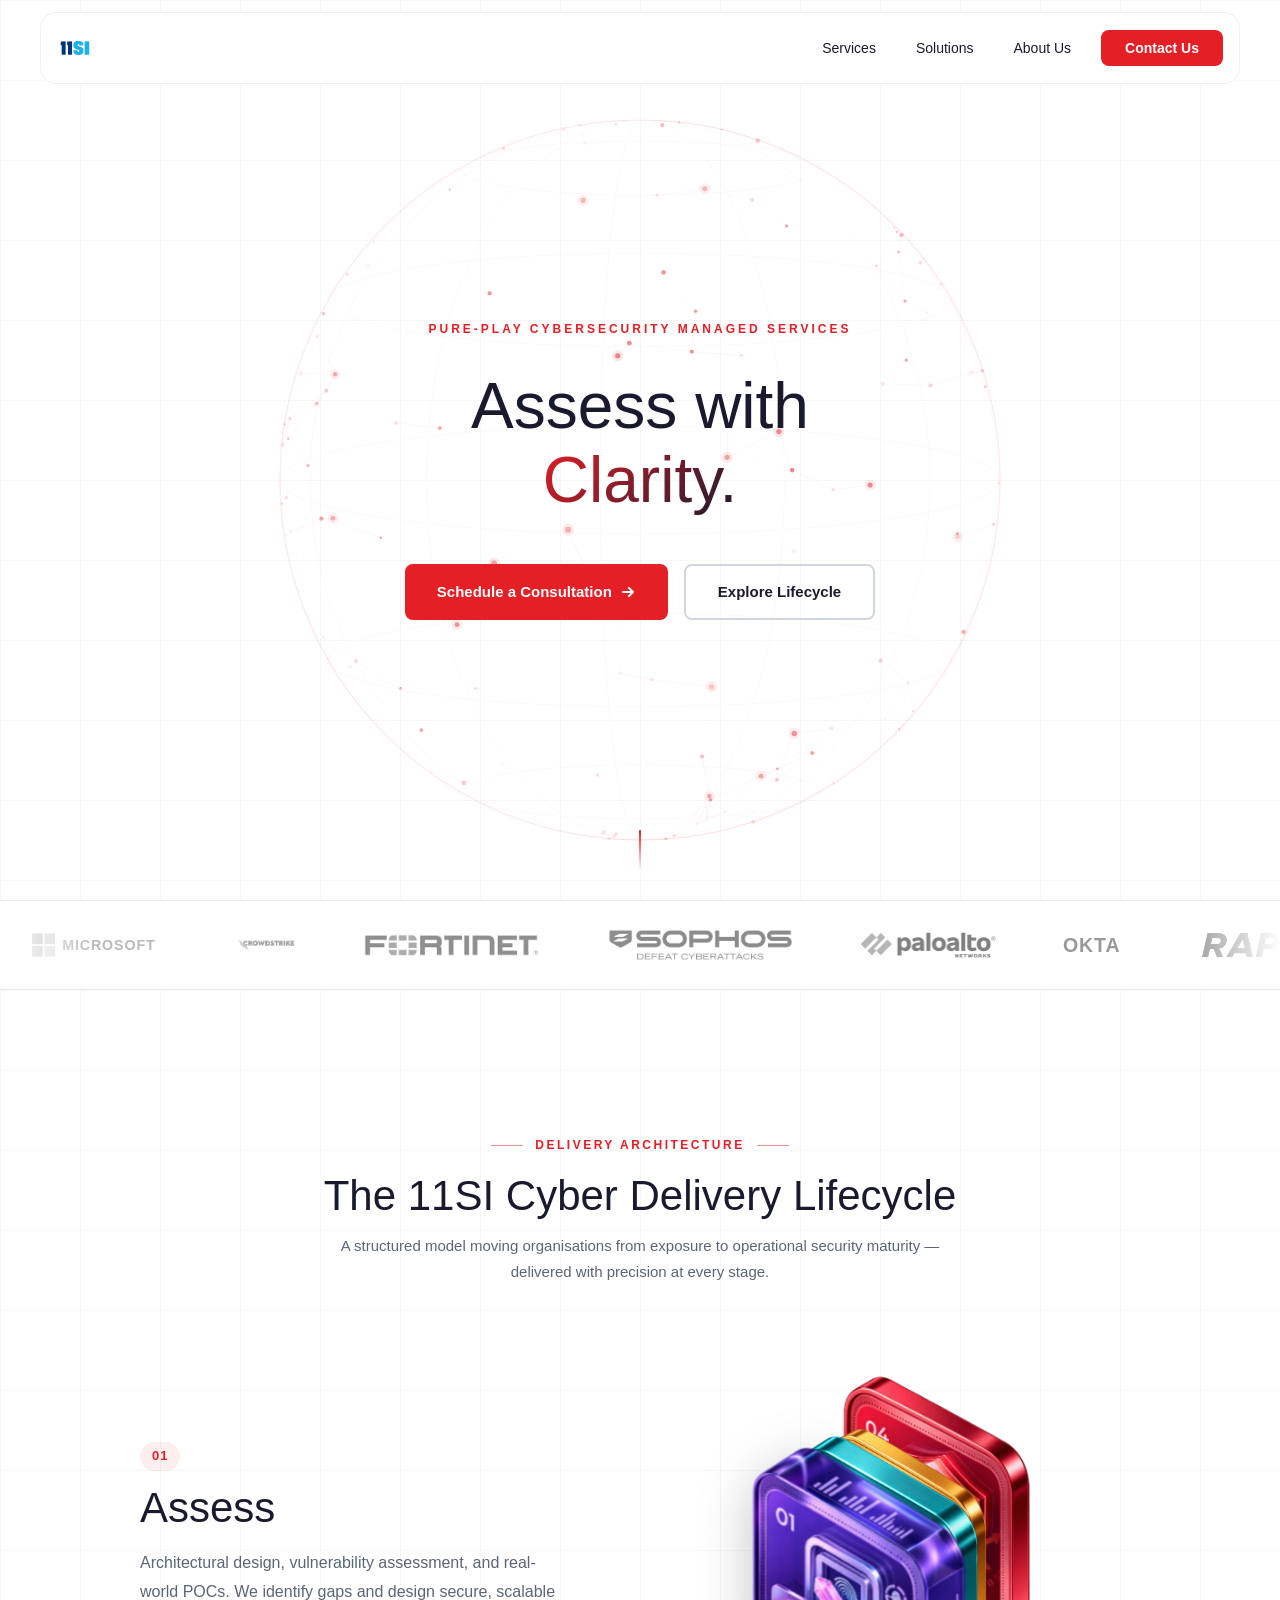
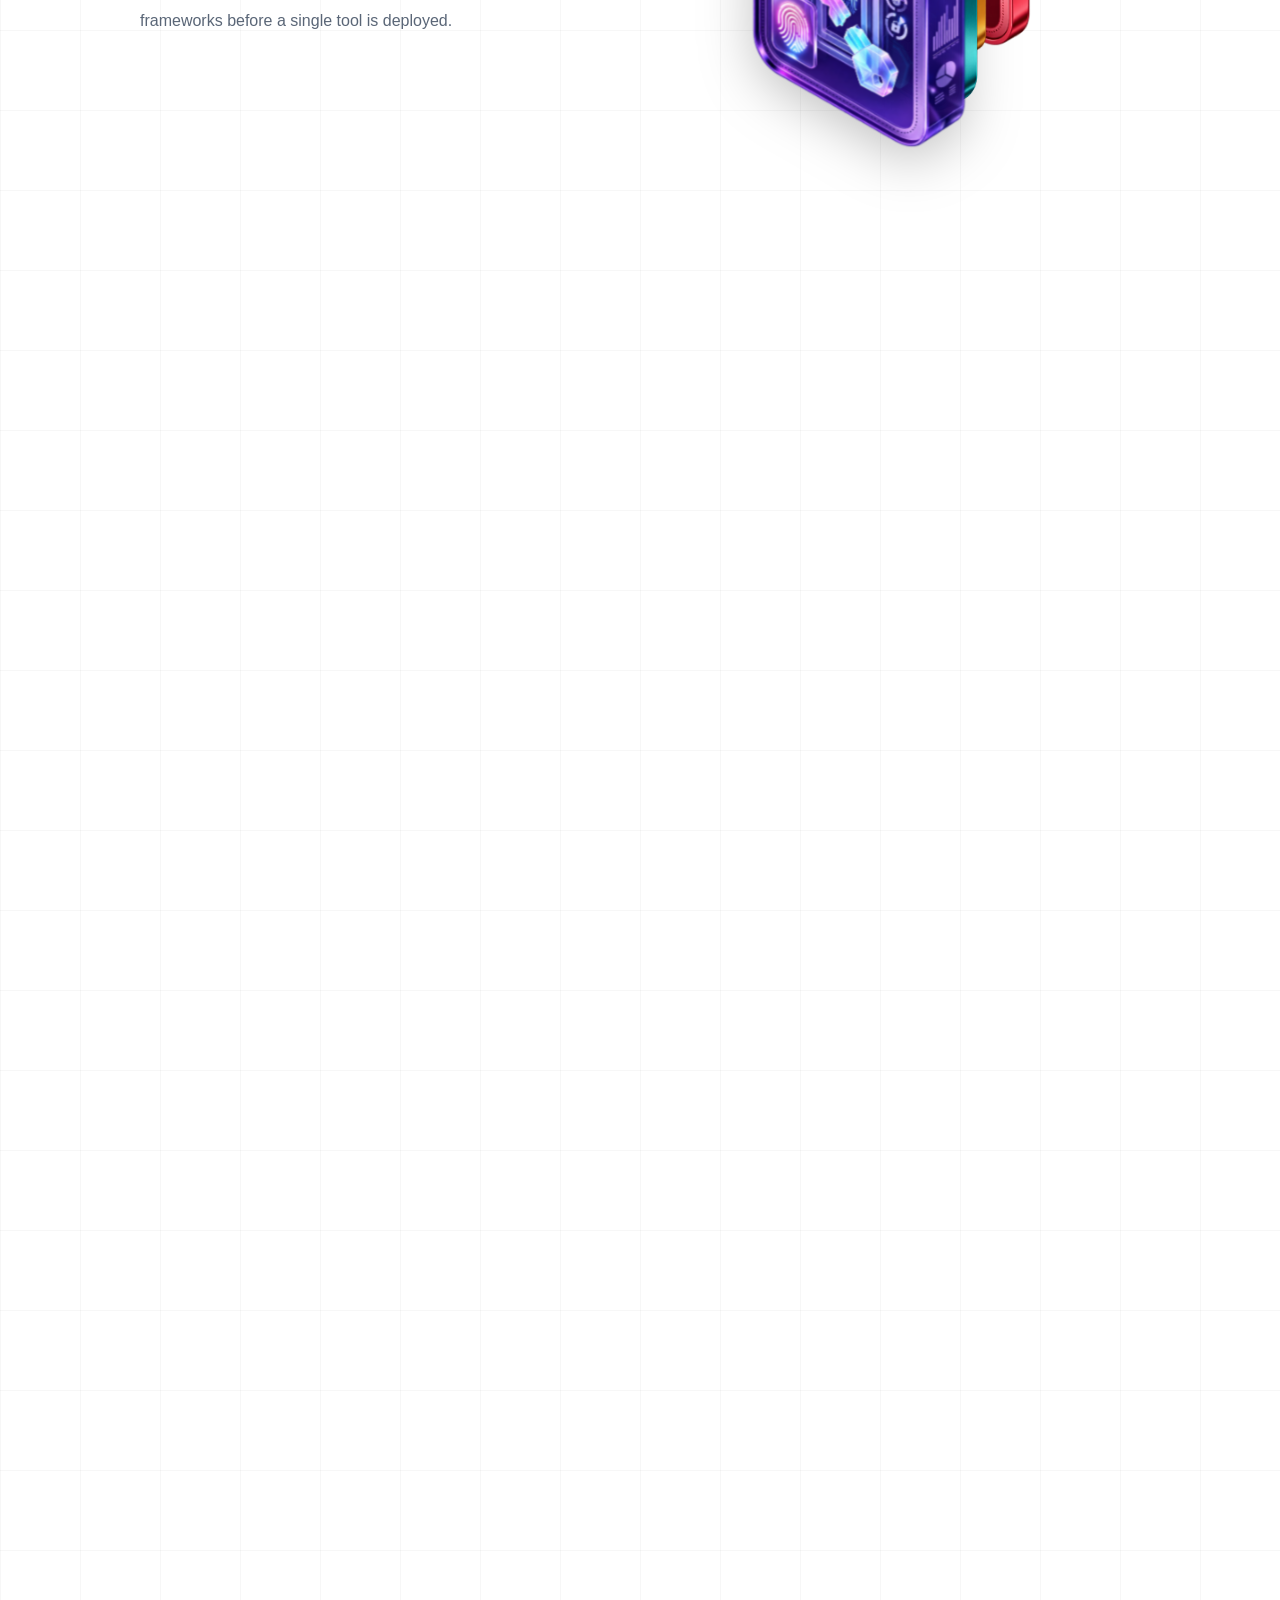
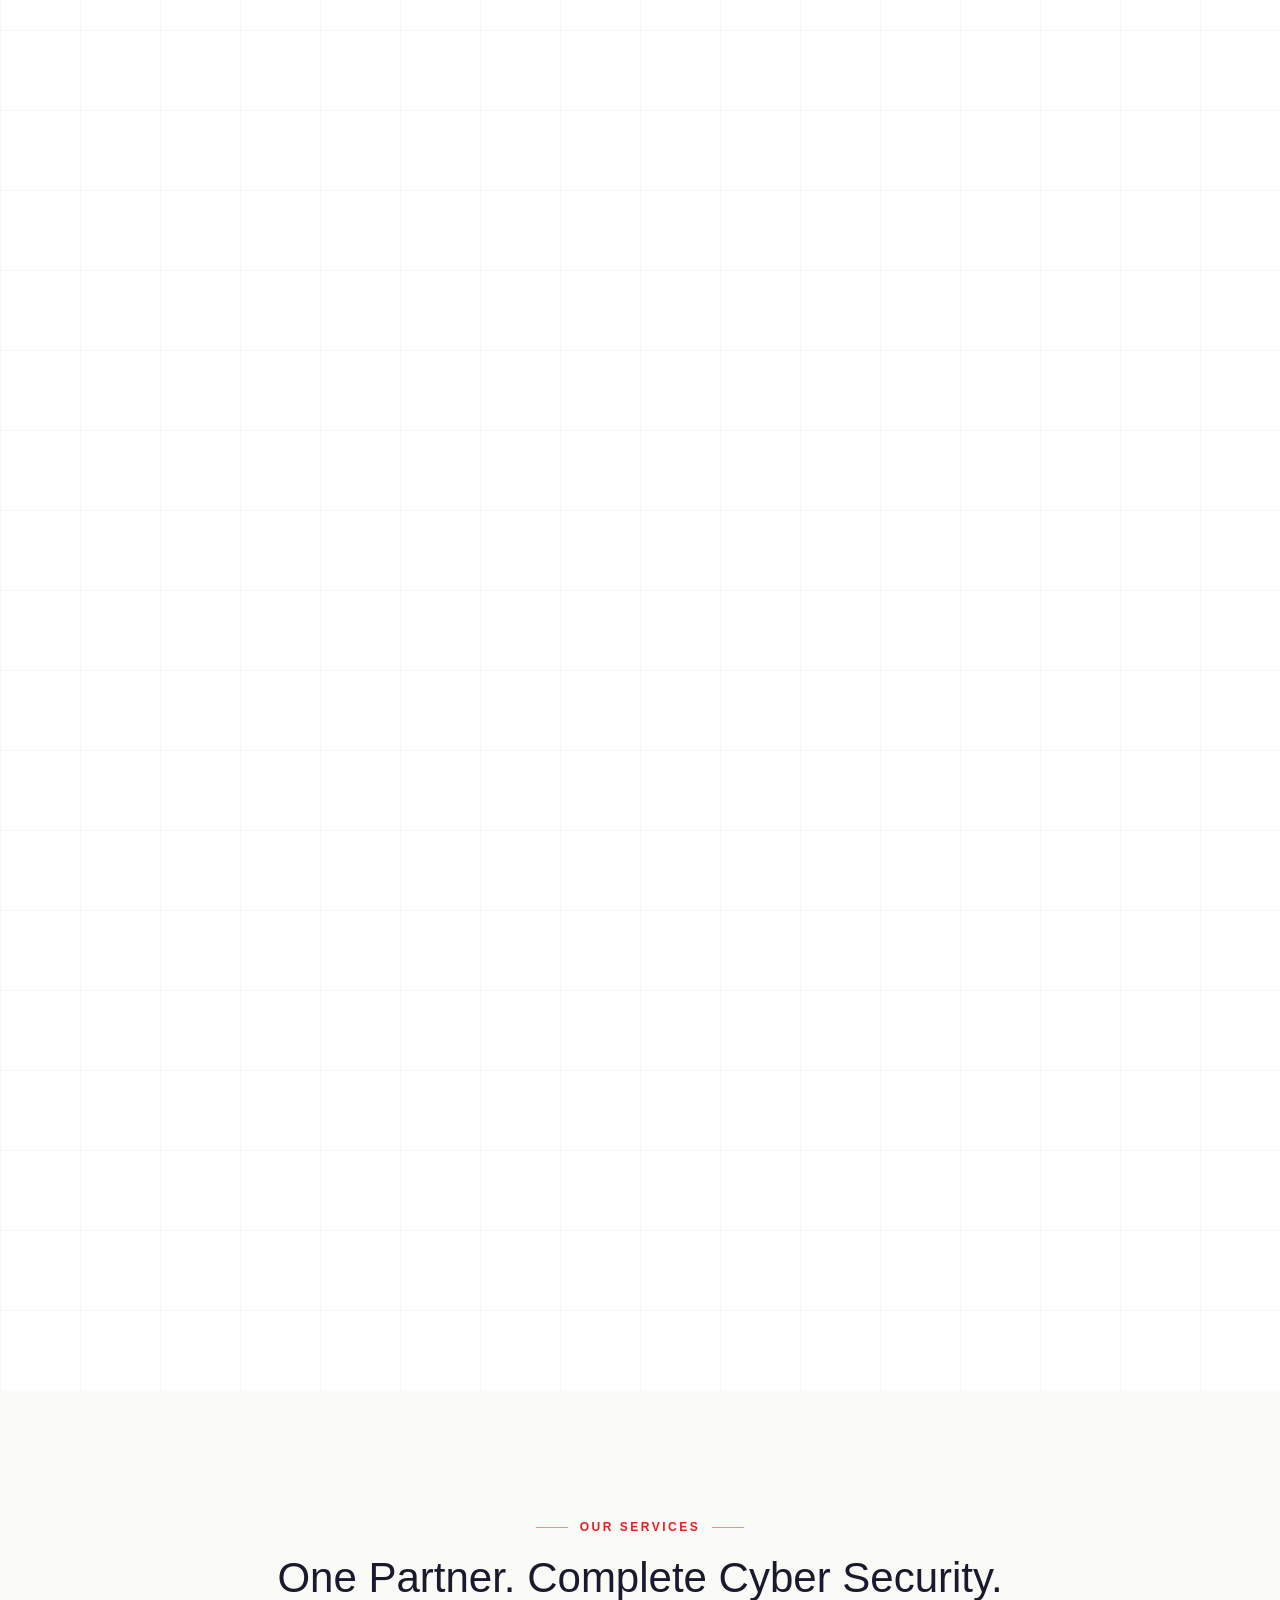
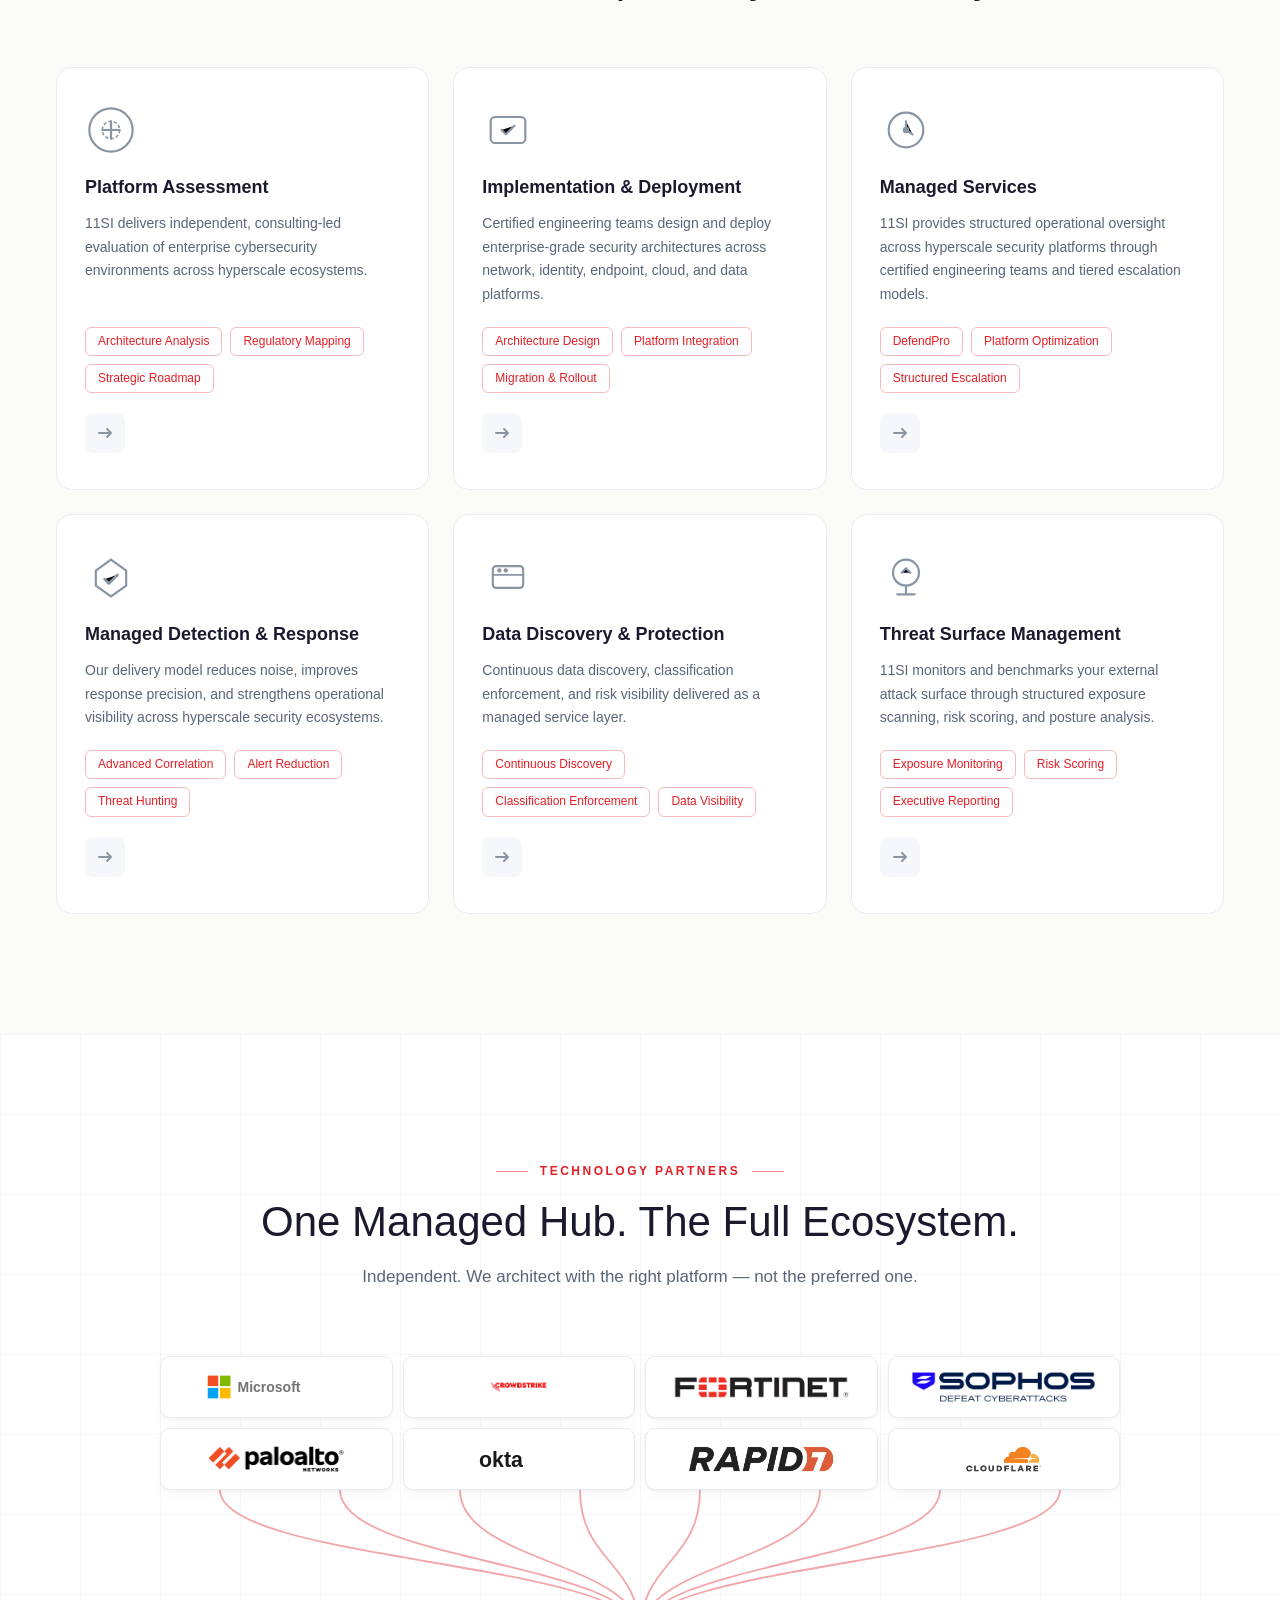
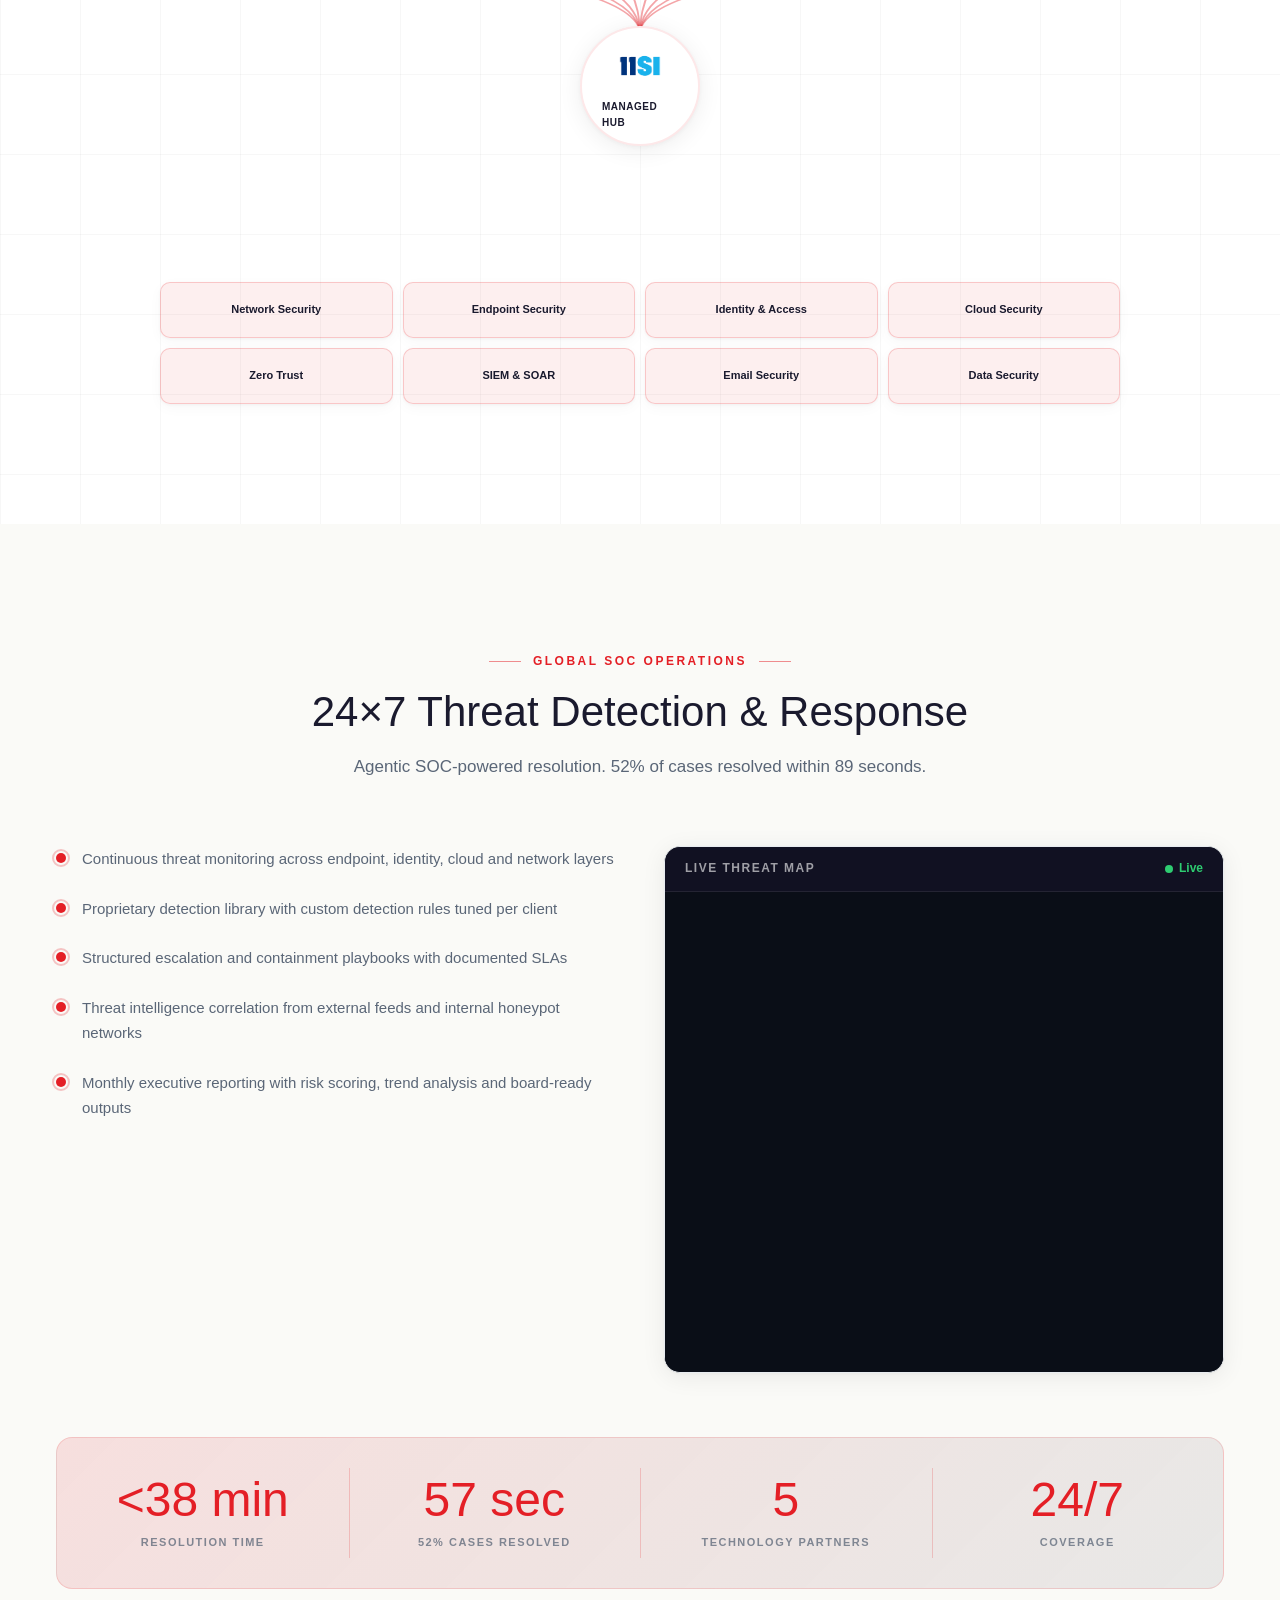
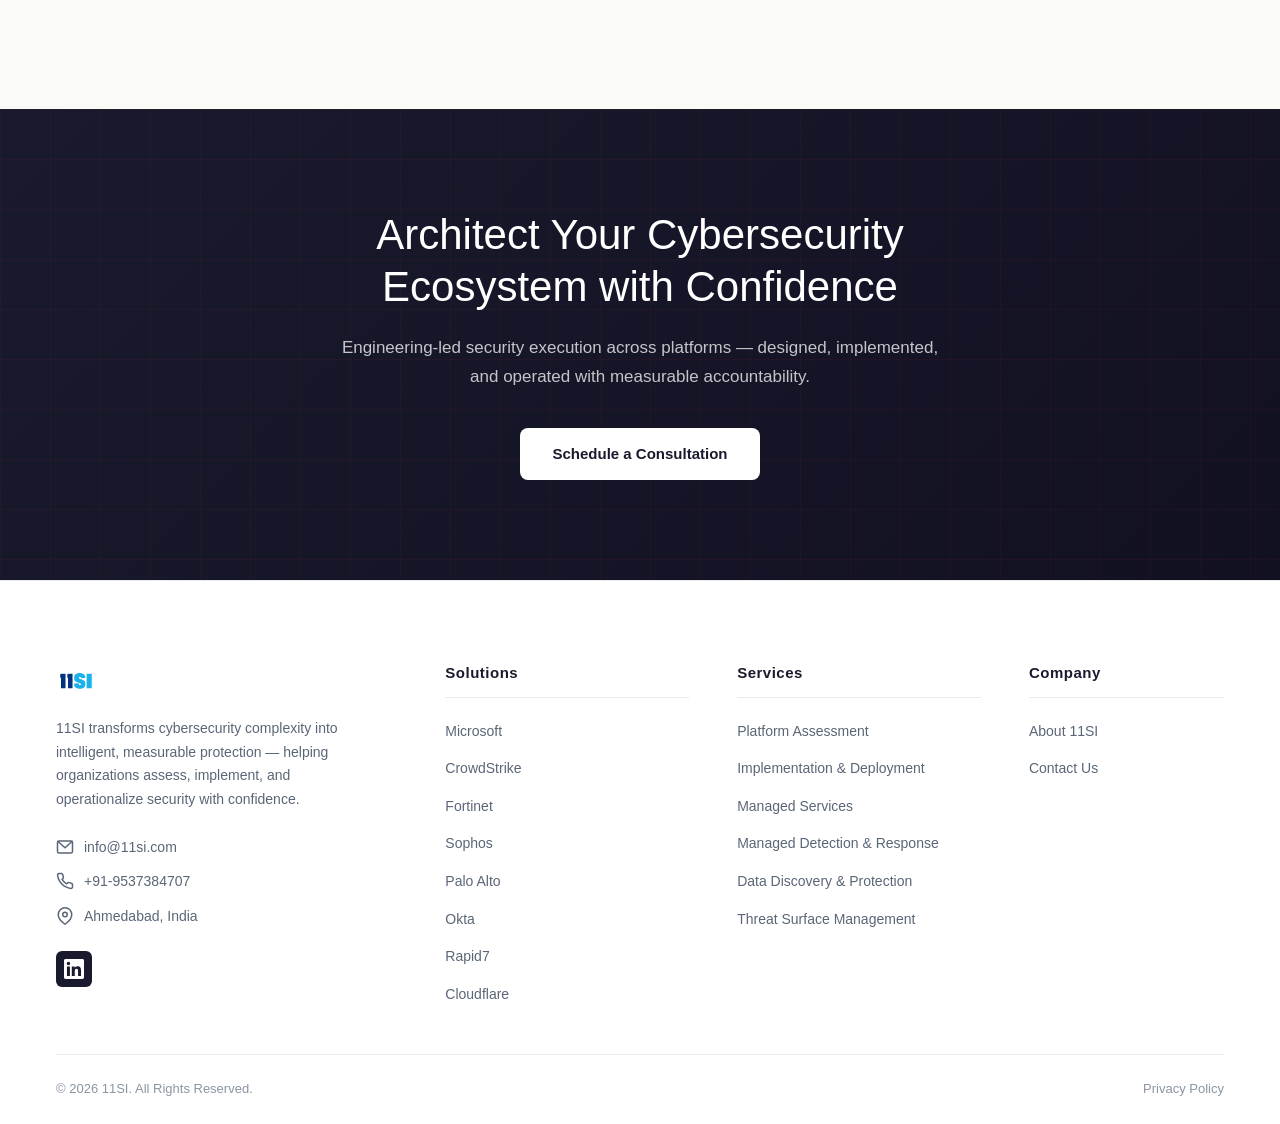
<file: index.html>
<!DOCTYPE html>
<html lang="en">
<head>
  <meta charset="UTF-8">
  <meta name="viewport" content="width=device-width, initial-scale=1.0">
  <meta name="description" content="11SI delivers pure-play cybersecurity managed services — from assessment and implementation to 24x7 managed detection, response, and defence. Based in Ahmedabad, India.">
  <meta name="keywords" content="cybersecurity, managed services, SOC, MDR, endpoint security, cloud security, zero trust, SIEM, threat detection, 11SI, Ahmedabad, India, CrowdStrike, Microsoft, Fortinet, Palo Alto, Sophos, Okta, Rapid7, Cloudflare">
  <meta name="author" content="11SI">
  <meta name="robots" content="index, follow, max-image-preview:large, max-snippet:-1, max-video-preview:-1">
  <meta name="theme-color" content="#E41F26">

  <!-- Open Graph -->
  <meta property="og:type" content="website">
  <meta property="og:title" content="11SI — Pure-Play Cybersecurity Managed Services">
  <meta property="og:description" content="Engineering-led cybersecurity execution — assessment, implementation, managed services, and 24x7 threat detection & response.">
  <meta property="og:url" content="https://11si.com/">
  <meta property="og:site_name" content="11SI">
  <meta property="og:locale" content="en_IN">
  <meta property="og:image" content="https://11si.com/images/logo.png">
  <meta property="og:image:width" content="500">
  <meta property="og:image:height" content="500">

  <!-- Twitter Card -->
  <meta name="twitter:card" content="summary_large_image">
  <meta name="twitter:title" content="11SI — Pure-Play Cybersecurity Managed Services">
  <meta name="twitter:description" content="Engineering-led cybersecurity execution — assessment, implementation, managed services, and 24x7 threat detection & response.">
  <meta name="twitter:image" content="https://11si.com/images/logo.png">

  <!-- Canonical -->
  <link rel="canonical" href="https://11si.com/">

  <title>11SI | Pure-Play Cybersecurity Managed Services</title>

  <!-- Fonts — Satoshi (same as ACPL) -->
  <link rel="preconnect" href="https://api.fontshare.com" crossorigin>
  <link href="https://api.fontshare.com/v2/css?f[]=satoshi@300,400,500,600,700,800,900&display=swap" rel="stylesheet">

  <!-- Stylesheet -->
  <link rel="stylesheet" href="css/styles.css">

  <!-- Schema.org Structured Data -->
  <script type="application/ld+json">
  {
    "@context": "https://schema.org",
    "@type": "Organization",
    "name": "11SI",
    "url": "https://11si.com",
    "logo": "https://11si.com/images/logo.png",
    "description": "Pure-play cybersecurity managed services provider offering assessment, implementation, managed detection & response, and 24x7 SOC operations.",
    "email": "info@11si.com",
    "telephone": "+91-9537384707",
    "address": {
      "@type": "PostalAddress",
      "addressLocality": "Ahmedabad",
      "addressCountry": "IN"
    },
    "sameAs": [],
    "serviceType": [
      "Cybersecurity Managed Services",
      "Managed Detection and Response",
      "Security Operations Center",
      "Vulnerability Assessment",
      "Cloud Security",
      "Zero Trust Architecture",
      "Endpoint Security",
      "SIEM & SOAR"
    ]
  }
  </script>
  <script type="application/ld+json">
  {
    "@context": "https://schema.org",
    "@type": "WebSite",
    "name": "11SI",
    "url": "https://11si.com",
    "potentialAction": {
      "@type": "SearchAction",
      "target": "https://11si.com/?q={search_term_string}",
      "query-input": "required name=search_term_string"
    }
  }
  </script>
</head>
<body>

  <!-- ============ NAVIGATION ============ -->
  <nav class="navbar" id="navbar" role="navigation" aria-label="Main navigation">
    <div class="nav-container">
      <a href="/" class="nav-logo" aria-label="11SI Home">
        <img src="images/logo.png" alt="11SI Logo" width="100" height="40">
      </a>
      <button class="nav-toggle" id="navToggle" aria-label="Toggle navigation menu" aria-expanded="false">
        <span></span><span></span><span></span>
      </button>
      <ul class="nav-menu" id="navMenu" role="menubar">
        <li class="nav-item has-dropdown" role="none">
          <a href="#services" class="nav-link" role="menuitem" aria-haspopup="true">Services</a>
          <ul class="dropdown" role="menu">
            <li role="none"><a href="#services" role="menuitem">Platform Assessment</a></li>
            <li role="none"><a href="#services" role="menuitem">Implementation & Deployment</a></li>
            <li role="none"><a href="#services" role="menuitem">Managed Services</a></li>
            <li role="none"><a href="#services" role="menuitem">Managed Detection & Response</a></li>
            <li role="none"><a href="#services" role="menuitem">Data Discovery & Protection</a></li>
            <li role="none"><a href="#services" role="menuitem">Threat Surface Management</a></li>
          </ul>
        </li>
        <li class="nav-item has-dropdown" role="none">
          <a href="#partners" class="nav-link" role="menuitem" aria-haspopup="true">Solutions</a>
          <ul class="dropdown" role="menu">
            <li role="none"><a href="/solutions/microsoft.html" role="menuitem">Microsoft</a></li>
            <li role="none"><a href="/solutions/crowdstrike.html" role="menuitem">CrowdStrike</a></li>
            <li role="none"><a href="/solutions/fortinet.html" role="menuitem">Fortinet</a></li>
            <li role="none"><a href="#partners" role="menuitem">Sophos</a></li>
            <li role="none"><a href="/solutions/palo-alto.html" role="menuitem">Palo Alto</a></li>
            <li role="none"><a href="/solutions/okta.html" role="menuitem">Okta</a></li>
            <li role="none"><a href="#partners" role="menuitem">Rapid7</a></li>
            <li role="none"><a href="/solutions/cloudflare.html" role="menuitem">Cloudflare</a></li>
          </ul>
        </li>
        <li class="nav-item" role="none">
          <a href="#about" class="nav-link" role="menuitem">About Us</a>
        </li>
        <li class="nav-item" role="none">
          <a href="#contact" class="nav-link nav-cta" role="menuitem">Contact Us</a>
        </li>
      </ul>
    </div>
  </nav>

  <!-- ============ HERO SECTION (WHITE BG + GLOBE + VENDOR ORBIT) ============ -->
  <section class="hero" id="hero" aria-label="Hero section">
    <div class="hero-bg">
      <canvas id="globeCanvas" aria-hidden="true"></canvas>
    </div>
    <div class="hero-content">
      <p class="hero-label">PURE-PLAY CYBERSECURITY MANAGED SERVICES</p>
      <h1 class="hero-headline">
        <span class="hero-line" id="heroLine1"></span>
        <span class="hero-highlight" id="heroLine2"></span>
      </h1>
      <div class="hero-buttons">
        <a href="#contact" class="btn btn-primary">Schedule a Consultation <svg width="16" height="16" viewBox="0 0 16 16" fill="none" aria-hidden="true"><path d="M3 8h10m-4-4l4 4-4 4" stroke="currentColor" stroke-width="2" stroke-linecap="round" stroke-linejoin="round"/></svg></a>
        <a href="#lifecycle" class="btn btn-outline-dark">Explore Lifecycle</a>
      </div>
    </div>
    <div class="hero-scroll-indicator" aria-hidden="true">
      <div class="scroll-line"></div>
    </div>
  </section>

  <!-- ============ VENDOR MARQUEE BAR ============ -->
  <section class="vendor-marquee" aria-label="Technology Partners">
    <div class="marquee-track">
      <div class="marquee-content">
        <span class="marquee-item marquee-logo"><svg viewBox="0 0 160 36" width="160" height="36"><rect x="0" y="5" width="12" height="12" fill="#F25022"/><rect x="14" y="5" width="12" height="12" fill="#7FBA00"/><rect x="0" y="19" width="12" height="12" fill="#00A4EF"/><rect x="14" y="19" width="12" height="12" fill="#FFB900"/><text x="34" y="24" font-family="'Segoe UI','Satoshi',sans-serif" font-size="16" font-weight="600" fill="#737373">Microsoft</text></svg></span>
        <span class="marquee-item marquee-logo"><img src="images/crowdstrike-logo.jpg" alt="CrowdStrike" height="36"></span>
        <span class="marquee-item marquee-logo"><img src="images/fortinet-logo.png" alt="Fortinet" height="36"></span>
        <span class="marquee-item marquee-logo"><img src="images/sophos-logo.png" alt="Sophos" height="36"></span>
        <span class="marquee-item marquee-logo"><img src="images/paloalto-logo.png" alt="Palo Alto Networks" height="36"></span>
        <span class="marquee-item marquee-logo"><svg viewBox="0 0 80 36" width="80" height="36"><text x="0" y="26" font-family="'Satoshi',sans-serif" font-size="22" font-weight="700" fill="#333">okta</text></svg></span>
        <span class="marquee-item marquee-logo"><img src="images/rapid7-logo.png" alt="Rapid7" height="36"></span>
        <span class="marquee-item marquee-logo"><img src="images/cloudflare-logo.png" alt="Cloudflare" height="36"></span>
      </div>
      <div class="marquee-content" aria-hidden="true">
        <span class="marquee-item marquee-logo"><svg viewBox="0 0 160 36" width="160" height="36"><rect x="0" y="5" width="12" height="12" fill="#F25022"/><rect x="14" y="5" width="12" height="12" fill="#7FBA00"/><rect x="0" y="19" width="12" height="12" fill="#00A4EF"/><rect x="14" y="19" width="12" height="12" fill="#FFB900"/><text x="34" y="24" font-family="'Segoe UI','Satoshi',sans-serif" font-size="16" font-weight="600" fill="#737373">Microsoft</text></svg></span>
        <span class="marquee-item marquee-logo"><img src="images/crowdstrike-logo.jpg" alt="CrowdStrike" height="36"></span>
        <span class="marquee-item marquee-logo"><img src="images/fortinet-logo.png" alt="Fortinet" height="36"></span>
        <span class="marquee-item marquee-logo"><img src="images/sophos-logo.png" alt="Sophos" height="36"></span>
        <span class="marquee-item marquee-logo"><img src="images/paloalto-logo.png" alt="Palo Alto Networks" height="36"></span>
        <span class="marquee-item marquee-logo"><svg viewBox="0 0 80 36" width="80" height="36"><text x="0" y="26" font-family="'Satoshi',sans-serif" font-size="22" font-weight="700" fill="#333">okta</text></svg></span>
        <span class="marquee-item marquee-logo"><img src="images/rapid7-logo.png" alt="Rapid7" height="36"></span>
        <span class="marquee-item marquee-logo"><img src="images/cloudflare-logo.png" alt="Cloudflare" height="36"></span>
      </div>
    </div>
  </section>

  <!-- ============ CYBER DELIVERY LIFECYCLE (STICKY SCROLL) ============ -->
  <section class="lifecycle" id="lifecycle" aria-label="Cyber Delivery Lifecycle">
    <div class="lifecycle-scroll">
      <div class="lifecycle-sticky">
        <div class="container">
          <div class="lifecycle-header">
            <span class="section-label">DELIVERY ARCHITECTURE</span>
            <h2 class="section-title">The 11SI Cyber Delivery Lifecycle</h2>
            <p class="section-subtitle">A structured model moving organisations from exposure to operational security maturity &mdash; delivered with precision at every stage.</p>
          </div>
          <div class="lifecycle-stage">
            <div class="lifecycle-text">
              <div class="lifecycle-panel active" data-phase="0">
                <span class="phase-number">01</span>
                <h3 class="phase-name">Assess</h3>
                <p class="phase-desc">Architectural design, vulnerability assessment, and real-world POCs. We identify gaps and design secure, scalable frameworks before a single tool is deployed.</p>
              </div>
              <div class="lifecycle-panel" data-phase="1">
                <span class="phase-number">02</span>
                <h3 class="phase-name">Implement</h3>
                <p class="phase-desc">We implement certified solutions from Tier-1 vendors &mdash; Zero Trust, SIEM, EDR, SASE, and more &mdash; engineered precisely to your environment.</p>
              </div>
              <div class="lifecycle-panel" data-phase="2">
                <span class="phase-number">03</span>
                <h3 class="phase-name">Manage</h3>
                <p class="phase-desc">24&times;7 managed services with continuous monitoring, configuration management, optimization, and compliance reporting across all layers of your stack.</p>
              </div>
              <div class="lifecycle-panel" data-phase="3">
                <span class="phase-number">04</span>
                <h3 class="phase-name">Defend</h3>
                <p class="phase-desc">MDR with advanced analytics, threat intelligence, and expert SOC analysts. Rapid containment and proactive defence against evolving cyber attacks.</p>
              </div>
            </div>
            <div class="card-stack-wrap">
              <div class="card-stack" id="cardStack">
                <div class="iso-card" data-card="0">
                  <div class="iso-card-inner">
                    <div class="iso-card-icon">
                      <img src="images/da-assess.png" alt="01 — Assess">
                    </div>
                  </div>
                </div>
                <div class="iso-card" data-card="1">
                  <div class="iso-card-inner">
                    <div class="iso-card-icon">
                      <img src="images/da-implement.png" alt="02 — Implement">
                    </div>
                  </div>
                </div>
                <div class="iso-card" data-card="2">
                  <div class="iso-card-inner">
                    <div class="iso-card-icon">
                      <img src="images/da-manage.png" alt="03 — Manage">
                    </div>
                  </div>
                </div>
                <div class="iso-card" data-card="3">
                  <div class="iso-card-inner">
                    <div class="iso-card-icon">
                      <img src="images/da-defend.png" alt="04 — Defend">
                    </div>
                  </div>
                </div>
              </div>
            </div>
          </div>
        </div>
      </div>
    </div>
  </section>

  <!-- ============ OUR SERVICES ============ -->
  <section class="services" id="services" aria-label="Our Services">
    <div class="container">
      <div class="section-header">
        <span class="section-label">OUR SERVICES</span>
        <h2 class="section-title">One Partner. Complete Cyber Security.</h2>
      </div>

      <div class="services-grid">
        <article class="service-card reveal-on-scroll">
          <div class="service-icon-wrap">
            <svg class="service-icon" viewBox="0 0 48 48" aria-hidden="true"><circle cx="24" cy="24" r="20" fill="none" stroke="currentColor" stroke-width="2"/><path d="M16 24h16M24 16v16" stroke="currentColor" stroke-width="2" stroke-linecap="round"/><circle cx="24" cy="24" r="8" fill="none" stroke="currentColor" stroke-width="1.5" stroke-dasharray="3 2"/></svg>
            <svg class="service-icon-hover" viewBox="0 0 48 48" aria-hidden="true"><circle cx="24" cy="24" r="20" fill="var(--color-accent)" opacity="0.15" stroke="var(--color-accent)" stroke-width="2"/><path d="M16 24h16M24 16v16" stroke="var(--color-accent)" stroke-width="2" stroke-linecap="round"/><circle cx="24" cy="24" r="8" fill="none" stroke="var(--color-accent)" stroke-width="1.5" stroke-dasharray="3 2"/></svg>
          </div>
          <h3 class="service-title">Platform Assessment</h3>
          <p class="service-desc">11SI delivers independent, consulting-led evaluation of enterprise cybersecurity environments across hyperscale ecosystems.</p>
          <ul class="service-tags"><li>Architecture Analysis</li><li>Regulatory Mapping</li><li>Strategic Roadmap</li></ul>
          <a href="#contact" class="service-link" aria-label="Learn more about Platform Assessment"><svg width="20" height="20" viewBox="0 0 20 20" fill="none"><path d="M4 10h12m-4-4l4 4-4 4" stroke="currentColor" stroke-width="2" stroke-linecap="round" stroke-linejoin="round"/></svg></a>
        </article>

        <article class="service-card reveal-on-scroll">
          <div class="service-icon-wrap">
            <svg class="service-icon" viewBox="0 0 48 48" aria-hidden="true"><rect x="8" y="12" width="32" height="24" rx="4" fill="none" stroke="currentColor" stroke-width="2"/><path d="M18 24l4 4 8-8" stroke="currentColor" stroke-width="2" stroke-linecap="round" stroke-linejoin="round"/></svg>
            <svg class="service-icon-hover" viewBox="0 0 48 48" aria-hidden="true"><rect x="8" y="12" width="32" height="24" rx="4" fill="var(--color-accent)" opacity="0.15" stroke="var(--color-accent)" stroke-width="2"/><path d="M18 24l4 4 8-8" stroke="var(--color-accent)" stroke-width="2" stroke-linecap="round" stroke-linejoin="round"/></svg>
          </div>
          <h3 class="service-title">Implementation & Deployment</h3>
          <p class="service-desc">Certified engineering teams design and deploy enterprise-grade security architectures across network, identity, endpoint, cloud, and data platforms.</p>
          <ul class="service-tags"><li>Architecture Design</li><li>Platform Integration</li><li>Migration & Rollout</li></ul>
          <a href="#contact" class="service-link" aria-label="Learn more about Implementation"><svg width="20" height="20" viewBox="0 0 20 20" fill="none"><path d="M4 10h12m-4-4l4 4-4 4" stroke="currentColor" stroke-width="2" stroke-linecap="round" stroke-linejoin="round"/></svg></a>
        </article>

        <article class="service-card reveal-on-scroll">
          <div class="service-icon-wrap">
            <svg class="service-icon" viewBox="0 0 48 48" aria-hidden="true"><circle cx="24" cy="24" r="16" fill="none" stroke="currentColor" stroke-width="2"/><path d="M24 16v8l6 4" stroke="currentColor" stroke-width="2" stroke-linecap="round"/><circle cx="24" cy="24" r="3" fill="currentColor"/></svg>
            <svg class="service-icon-hover" viewBox="0 0 48 48" aria-hidden="true"><circle cx="24" cy="24" r="16" fill="var(--color-accent)" opacity="0.15" stroke="var(--color-accent)" stroke-width="2"/><path d="M24 16v8l6 4" stroke="var(--color-accent)" stroke-width="2" stroke-linecap="round"/><circle cx="24" cy="24" r="3" fill="var(--color-accent)"/></svg>
          </div>
          <h3 class="service-title">Managed Services</h3>
          <p class="service-desc">11SI provides structured operational oversight across hyperscale security platforms through certified engineering teams and tiered escalation models.</p>
          <ul class="service-tags"><li>DefendPro</li><li>Platform Optimization</li><li>Structured Escalation</li></ul>
          <a href="#contact" class="service-link" aria-label="Learn more about Managed Services"><svg width="20" height="20" viewBox="0 0 20 20" fill="none"><path d="M4 10h12m-4-4l4 4-4 4" stroke="currentColor" stroke-width="2" stroke-linecap="round" stroke-linejoin="round"/></svg></a>
        </article>

        <article class="service-card reveal-on-scroll">
          <div class="service-icon-wrap">
            <svg class="service-icon" viewBox="0 0 48 48" aria-hidden="true"><path d="M24 8L38 18v14L24 42 10 32V18z" fill="none" stroke="currentColor" stroke-width="2"/><path d="M18 26l4 4 8-8" stroke="currentColor" stroke-width="2.5" stroke-linecap="round" stroke-linejoin="round"/></svg>
            <svg class="service-icon-hover" viewBox="0 0 48 48" aria-hidden="true"><path d="M24 8L38 18v14L24 42 10 32V18z" fill="var(--color-accent)" opacity="0.15" stroke="var(--color-accent)" stroke-width="2"/><path d="M18 26l4 4 8-8" stroke="var(--color-accent)" stroke-width="2.5" stroke-linecap="round" stroke-linejoin="round"/></svg>
          </div>
          <h3 class="service-title">Managed Detection & Response</h3>
          <p class="service-desc">Our delivery model reduces noise, improves response precision, and strengthens operational visibility across hyperscale security ecosystems.</p>
          <ul class="service-tags"><li>Advanced Correlation</li><li>Alert Reduction</li><li>Threat Hunting</li></ul>
          <a href="#contact" class="service-link" aria-label="Learn more about MDR"><svg width="20" height="20" viewBox="0 0 20 20" fill="none"><path d="M4 10h12m-4-4l4 4-4 4" stroke="currentColor" stroke-width="2" stroke-linecap="round" stroke-linejoin="round"/></svg></a>
        </article>

        <article class="service-card reveal-on-scroll">
          <div class="service-icon-wrap">
            <svg class="service-icon" viewBox="0 0 48 48" aria-hidden="true"><rect x="10" y="14" width="28" height="20" rx="3" fill="none" stroke="currentColor" stroke-width="2"/><line x1="10" y1="22" x2="38" y2="22" stroke="currentColor" stroke-width="1.5"/><circle cx="16" cy="18" r="2" fill="currentColor"/><circle cx="22" cy="18" r="2" fill="currentColor"/></svg>
            <svg class="service-icon-hover" viewBox="0 0 48 48" aria-hidden="true"><rect x="10" y="14" width="28" height="20" rx="3" fill="var(--color-accent)" opacity="0.15" stroke="var(--color-accent)" stroke-width="2"/><line x1="10" y1="22" x2="38" y2="22" stroke="var(--color-accent)" stroke-width="1.5"/><circle cx="16" cy="18" r="2" fill="var(--color-accent)"/><circle cx="22" cy="18" r="2" fill="var(--color-accent)"/></svg>
          </div>
          <h3 class="service-title">Data Discovery & Protection</h3>
          <p class="service-desc">Continuous data discovery, classification enforcement, and risk visibility delivered as a managed service layer.</p>
          <ul class="service-tags"><li>Continuous Discovery</li><li>Classification Enforcement</li><li>Data Visibility</li></ul>
          <a href="#contact" class="service-link" aria-label="Learn more about Data Protection"><svg width="20" height="20" viewBox="0 0 20 20" fill="none"><path d="M4 10h12m-4-4l4 4-4 4" stroke="currentColor" stroke-width="2" stroke-linecap="round" stroke-linejoin="round"/></svg></a>
        </article>

        <article class="service-card reveal-on-scroll">
          <div class="service-icon-wrap">
            <svg class="service-icon" viewBox="0 0 48 48" aria-hidden="true"><circle cx="24" cy="20" r="12" fill="none" stroke="currentColor" stroke-width="2"/><path d="M24 32v8M16 40h16" stroke="currentColor" stroke-width="2" stroke-linecap="round"/><path d="M20 20l4-4 4 4" stroke="currentColor" stroke-width="2" stroke-linecap="round" stroke-linejoin="round"/></svg>
            <svg class="service-icon-hover" viewBox="0 0 48 48" aria-hidden="true"><circle cx="24" cy="20" r="12" fill="var(--color-accent)" opacity="0.15" stroke="var(--color-accent)" stroke-width="2"/><path d="M24 32v8M16 40h16" stroke="var(--color-accent)" stroke-width="2" stroke-linecap="round"/><path d="M20 20l4-4 4 4" stroke="var(--color-accent)" stroke-width="2" stroke-linecap="round" stroke-linejoin="round"/></svg>
          </div>
          <h3 class="service-title">Threat Surface Management</h3>
          <p class="service-desc">11SI monitors and benchmarks your external attack surface through structured exposure scanning, risk scoring, and posture analysis.</p>
          <ul class="service-tags"><li>Exposure Monitoring</li><li>Risk Scoring</li><li>Executive Reporting</li></ul>
          <a href="#contact" class="service-link" aria-label="Learn more about Threat Surface Management"><svg width="20" height="20" viewBox="0 0 20 20" fill="none"><path d="M4 10h12m-4-4l4 4-4 4" stroke="currentColor" stroke-width="2" stroke-linecap="round" stroke-linejoin="round"/></svg></a>
        </article>
      </div>
    </div>
  </section>

  <!-- ============ TECHNOLOGY PARTNERS (HUB FLOW DIAGRAM) ============ -->
  <section class="partners" id="partners" aria-label="Technology Partners">
    <div class="container">
      <div class="section-header">
        <span class="section-label">TECHNOLOGY PARTNERS</span>
        <h2 class="section-title">One Managed Hub. The Full Ecosystem.</h2>
        <p class="section-subtitle">Independent. We architect with the right platform &mdash; not the preferred one.</p>
      </div>

      <div class="hub-flow reveal-on-scroll">
        <div class="hub-row hub-vendors-row">
          <div class="hub-box hub-vendor-logo"><svg viewBox="0 0 160 36" width="140" height="32"><rect x="2" y="5" width="12" height="12" fill="#F25022"/><rect x="16" y="5" width="12" height="12" fill="#7FBA00"/><rect x="2" y="19" width="12" height="12" fill="#00A4EF"/><rect x="16" y="19" width="12" height="12" fill="#FFB900"/><text x="36" y="24" font-family="'Segoe UI','Satoshi',sans-serif" font-size="16" font-weight="600" fill="#737373">Microsoft</text></svg></div>
          <div class="hub-box hub-vendor-logo"><img src="images/crowdstrike-logo.jpg" alt="CrowdStrike" height="28"></div>
          <div class="hub-box hub-vendor-logo"><img src="images/fortinet-logo.png" alt="Fortinet" height="28"></div>
          <div class="hub-box hub-vendor-logo"><img src="images/sophos-logo.png" alt="Sophos" height="28"></div>
          <div class="hub-box hub-vendor-logo"><img src="images/paloalto-logo.png" alt="Palo Alto Networks" height="28"></div>
          <div class="hub-box hub-vendor-logo"><svg viewBox="0 0 90 36" width="80" height="32"><text x="0" y="27" font-family="'Satoshi',sans-serif" font-size="24" font-weight="700" fill="#191919">okta</text></svg></div>
          <div class="hub-box hub-vendor-logo"><img src="images/rapid7-logo.png" alt="Rapid7" height="28"></div>
          <div class="hub-box hub-vendor-logo"><img src="images/cloudflare-logo.png" alt="Cloudflare" height="28"></div>
        </div>
        <div class="hub-curves-wrap">
          <svg class="hub-svg hub-svg-top" viewBox="0 0 800 120" preserveAspectRatio="xMidYMid meet" aria-hidden="true">
            <path d="M50,0 C50,60 400,60 400,120"/>
            <path d="M150,0 C150,60 400,60 400,120"/>
            <path d="M250,0 C250,60 400,60 400,120"/>
            <path d="M350,0 C350,60 400,60 400,120"/>
            <path d="M450,0 C450,60 400,60 400,120"/>
            <path d="M550,0 C550,60 400,60 400,120"/>
            <path d="M650,0 C650,60 400,60 400,120"/>
            <path d="M750,0 C750,60 400,60 400,120"/>
          </svg>
        </div>
        <div class="hub-center-node">
          <img src="images/logo.png" alt="11SI" width="60" height="24">
          <span>Managed Hub</span>
        </div>
        <div class="hub-curves-wrap">
          <svg class="hub-svg hub-svg-bottom" viewBox="0 0 800 120" preserveAspectRatio="xMidYMid meet" aria-hidden="true">
            <path d="M400,0 C400,60 50,60 50,120"/>
            <path d="M400,0 C400,60 150,60 150,120"/>
            <path d="M400,0 C400,60 250,60 250,120"/>
            <path d="M400,0 C400,60 350,60 350,120"/>
            <path d="M400,0 C400,60 450,60 450,120"/>
            <path d="M400,0 C400,60 550,60 550,120"/>
            <path d="M400,0 C400,60 650,60 650,120"/>
            <path d="M400,0 C400,60 750,60 750,120"/>
          </svg>
        </div>
        <div class="hub-row hub-categories-row">
          <div class="hub-box hub-cat">Network Security</div>
          <div class="hub-box hub-cat">Endpoint Security</div>
          <div class="hub-box hub-cat">Identity & Access</div>
          <div class="hub-box hub-cat">Cloud Security</div>
          <div class="hub-box hub-cat">Zero Trust</div>
          <div class="hub-box hub-cat">SIEM & SOAR</div>
          <div class="hub-box hub-cat">Email Security</div>
          <div class="hub-box hub-cat">Data Security</div>
        </div>
      </div>
    </div>
  </section>

  <!-- ============ GLOBAL SOC OPERATIONS (RADWARE THREAT MAP) ============ -->
  <section class="soc" id="soc" aria-label="Global SOC Operations">
    <div class="container">
      <div class="section-header">
        <span class="section-label">GLOBAL SOC OPERATIONS</span>
        <h2 class="section-title">24&times;7 Threat Detection & Response</h2>
        <p class="section-subtitle">Agentic SOC-powered resolution. 52% of cases resolved within 89 seconds.</p>
      </div>

      <div class="soc-layout">
        <div class="soc-features">
          <div class="soc-feature reveal-on-scroll">
            <div class="soc-feature-dot" aria-hidden="true"></div>
            <p>Continuous threat monitoring across endpoint, identity, cloud and network layers</p>
          </div>
          <div class="soc-feature reveal-on-scroll">
            <div class="soc-feature-dot" aria-hidden="true"></div>
            <p>Proprietary detection library with custom detection rules tuned per client</p>
          </div>
          <div class="soc-feature reveal-on-scroll">
            <div class="soc-feature-dot" aria-hidden="true"></div>
            <p>Structured escalation and containment playbooks with documented SLAs</p>
          </div>
          <div class="soc-feature reveal-on-scroll">
            <div class="soc-feature-dot" aria-hidden="true"></div>
            <p>Threat intelligence correlation from external feeds and internal honeypot networks</p>
          </div>
          <div class="soc-feature reveal-on-scroll">
            <div class="soc-feature-dot" aria-hidden="true"></div>
            <p>Monthly executive reporting with risk scoring, trend analysis and board-ready outputs</p>
          </div>
        </div>

        <div class="soc-threatmap">
          <div class="threatmap-iframe-wrap">
            <div class="threatmap-bar">
              <span class="threatmap-title">LIVE THREAT MAP</span>
              <span class="threatmap-live"><span class="live-dot"></span> Live</span>
            </div>
            <div class="threatmap-frame">
              <iframe src="https://livethreatmap.radware.com/" title="Live Threat Map by Radware" loading="lazy" referrerpolicy="no-referrer"></iframe>
              <div class="threatmap-overlay-top" aria-hidden="true"></div>
              <div class="threatmap-overlay-bottom" aria-hidden="true"></div>
              <div class="threatmap-overlay-left" aria-hidden="true"></div>
              <div class="threatmap-overlay-right" aria-hidden="true"></div>
            </div>
          </div>
        </div>
      </div>

      <div class="soc-stats">
        <div class="stat-card stat-accent reveal-on-scroll">
          <div class="stat-value" data-target="60" data-prefix="<" data-suffix=" min">0</div>
          <div class="stat-label">RESOLUTION TIME</div>
        </div>
        <div class="stat-card stat-accent reveal-on-scroll">
          <div class="stat-value" data-target="89" data-suffix=" sec">0</div>
          <div class="stat-label">52% CASES RESOLVED</div>
        </div>
        <div class="stat-card stat-accent reveal-on-scroll">
          <div class="stat-value" data-target="8" data-suffix="">0</div>
          <div class="stat-label">TECHNOLOGY PARTNERS</div>
        </div>
        <div class="stat-card stat-accent reveal-on-scroll">
          <div class="stat-value stat-static">24/7</div>
          <div class="stat-label">COVERAGE</div>
        </div>
      </div>
    </div>
  </section>

  <!-- ============ CTA BANNER ============ -->
  <section class="cta-banner" id="cta" aria-label="Call to action">
    <div class="cta-grid-overlay" aria-hidden="true"></div>
    <div class="container">
      <h2 class="cta-title">Architect Your Cybersecurity<br>Ecosystem with Confidence</h2>
      <p class="cta-subtitle">Engineering-led security execution across platforms &mdash; designed, implemented, and operated with measurable accountability.</p>
      <a href="#contact" class="btn btn-white">Schedule a Consultation</a>
    </div>
  </section>

  <!-- ============ FOOTER ============ -->
  <footer class="footer" id="contact" role="contentinfo">
    <div class="container">
      <div class="footer-grid">
        <div class="footer-about">
          <img src="images/logo.png" alt="11SI Logo" class="footer-logo" width="120" height="48">
          <p class="footer-desc">11SI transforms cybersecurity complexity into intelligent, measurable protection &mdash; helping organizations assess, implement, and operationalize security with confidence.</p>
          <div class="footer-contact-list">
            <a href="mailto:info@11si.com" class="footer-contact-item">
              <svg width="18" height="18" viewBox="0 0 24 24" fill="none" stroke="currentColor" stroke-width="2"><rect x="2" y="4" width="20" height="16" rx="2"/><path d="M22 4L12 13 2 4"/></svg>
              info@11si.com
            </a>
            <a href="tel:+919537384707" class="footer-contact-item">
              <svg width="18" height="18" viewBox="0 0 24 24" fill="none" stroke="currentColor" stroke-width="2"><path d="M22 16.92v3a2 2 0 01-2.18 2 19.79 19.79 0 01-8.63-3.07 19.5 19.5 0 01-6-6A19.79 19.79 0 012.12 4.18 2 2 0 014.11 2h3a2 2 0 012 1.72c.127.96.362 1.903.7 2.81a2 2 0 01-.45 2.11L8.09 9.91a16 16 0 006 6l1.27-1.27a2 2 0 012.11-.45c.907.338 1.85.573 2.81.7A2 2 0 0122 16.92z"/></svg>
              +91-9537384707
            </a>
            <span class="footer-contact-item">
              <svg width="18" height="18" viewBox="0 0 24 24" fill="none" stroke="currentColor" stroke-width="2"><path d="M21 10c0 7-9 13-9 13s-9-6-9-13a9 9 0 0118 0z"/><circle cx="12" cy="10" r="3"/></svg>
              Ahmedabad, India
            </span>
          </div>
          <div class="footer-social">
            <a href="#" aria-label="LinkedIn" class="social-link">
              <svg width="20" height="20" viewBox="0 0 24 24" fill="currentColor"><path d="M20.447 20.452h-3.554v-5.569c0-1.328-.027-3.037-1.852-3.037-1.853 0-2.136 1.445-2.136 2.939v5.667H9.351V9h3.414v1.561h.046c.477-.9 1.637-1.85 3.37-1.85 3.601 0 4.267 2.37 4.267 5.455v6.286zM5.337 7.433a2.062 2.062 0 01-2.063-2.065 2.064 2.064 0 112.063 2.065zm1.782 13.019H3.555V9h3.564v11.452zM22.225 0H1.771C.792 0 0 .774 0 1.729v20.542C0 23.227.792 24 1.771 24h20.451C23.2 24 24 23.227 24 22.271V1.729C24 .774 23.2 0 22.222 0h.003z"/></svg>
            </a>
          </div>
        </div>

        <div class="footer-links-col">
          <h4>Solutions</h4>
          <ul>
            <li><a href="/solutions/microsoft.html">Microsoft</a></li>
            <li><a href="/solutions/crowdstrike.html">CrowdStrike</a></li>
            <li><a href="/solutions/fortinet.html">Fortinet</a></li>
            <li><a href="#partners">Sophos</a></li>
            <li><a href="/solutions/palo-alto.html">Palo Alto</a></li>
            <li><a href="/solutions/okta.html">Okta</a></li>
            <li><a href="#partners">Rapid7</a></li>
            <li><a href="/solutions/cloudflare.html">Cloudflare</a></li>
          </ul>
        </div>

        <div class="footer-links-col">
          <h4>Services</h4>
          <ul>
            <li><a href="#services">Platform Assessment</a></li>
            <li><a href="#services">Implementation & Deployment</a></li>
            <li><a href="#services">Managed Services</a></li>
            <li><a href="#services">Managed Detection & Response</a></li>
            <li><a href="#services">Data Discovery & Protection</a></li>
            <li><a href="#services">Threat Surface Management</a></li>
          </ul>
        </div>

        <div class="footer-links-col">
          <h4>Company</h4>
          <ul>
            <li><a href="#about">About 11SI</a></li>
            <li><a href="#contact">Contact Us</a></li>
          </ul>
        </div>
      </div>

      <div class="footer-bottom">
        <p>&copy; 2026 11SI. All Rights Reserved.</p>
        <div class="footer-bottom-links">
          <a href="#">Privacy Policy</a>
        </div>
      </div>
    </div>
  </footer>

  <!-- Scripts -->
  <script src="js/main.js" defer></script>
</body>
</html>
</file>
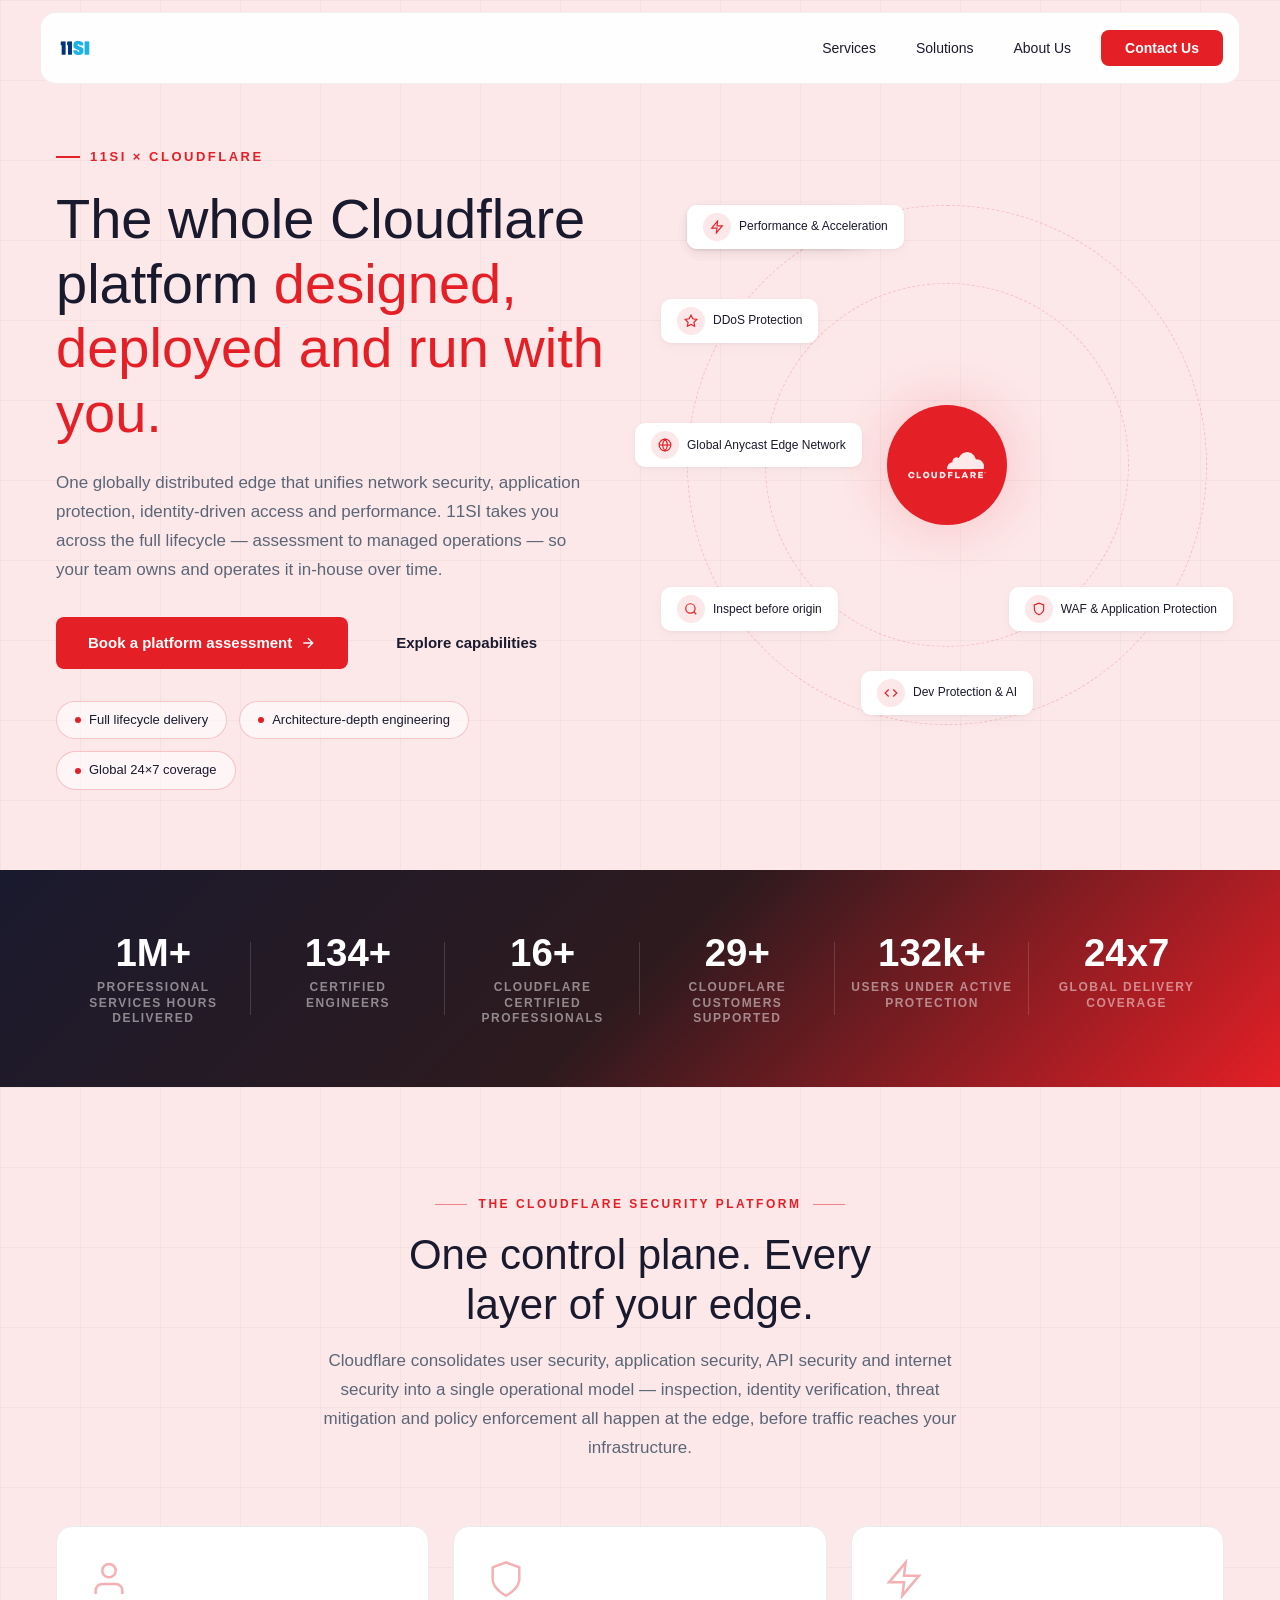
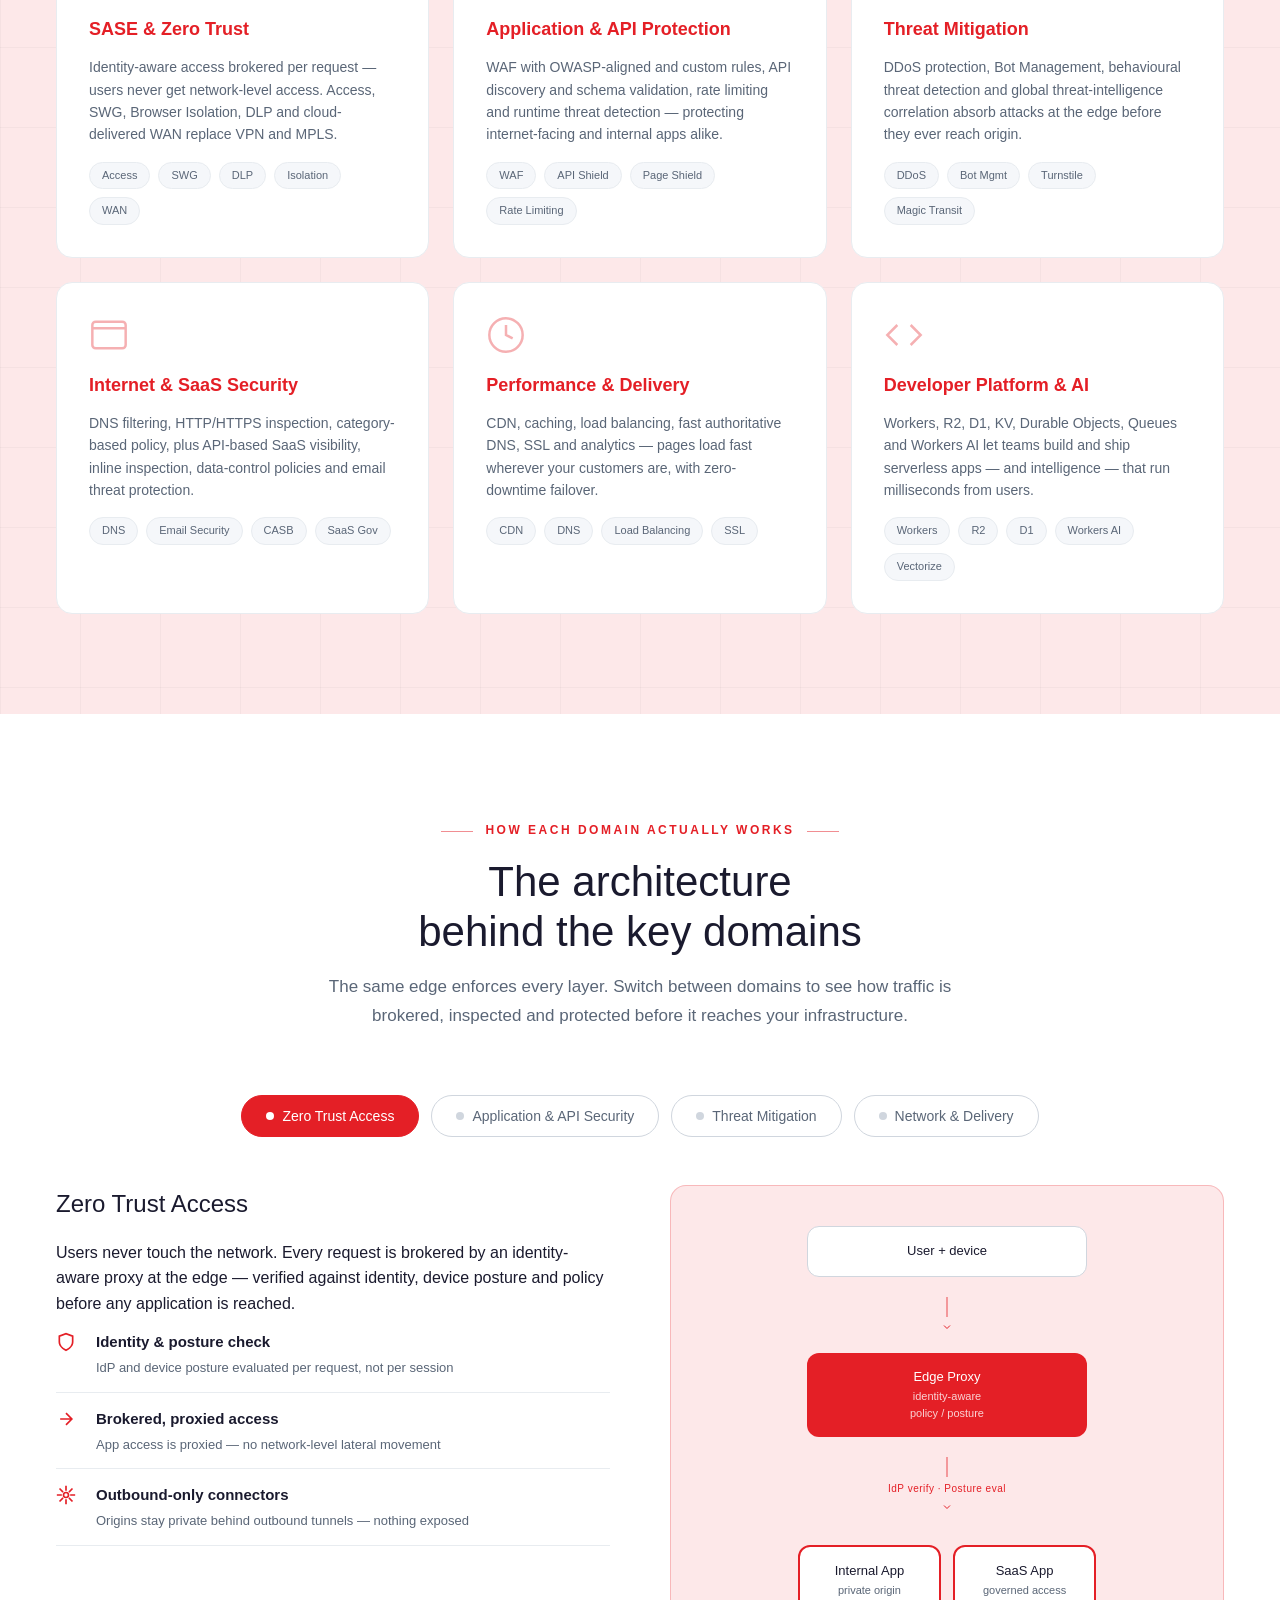
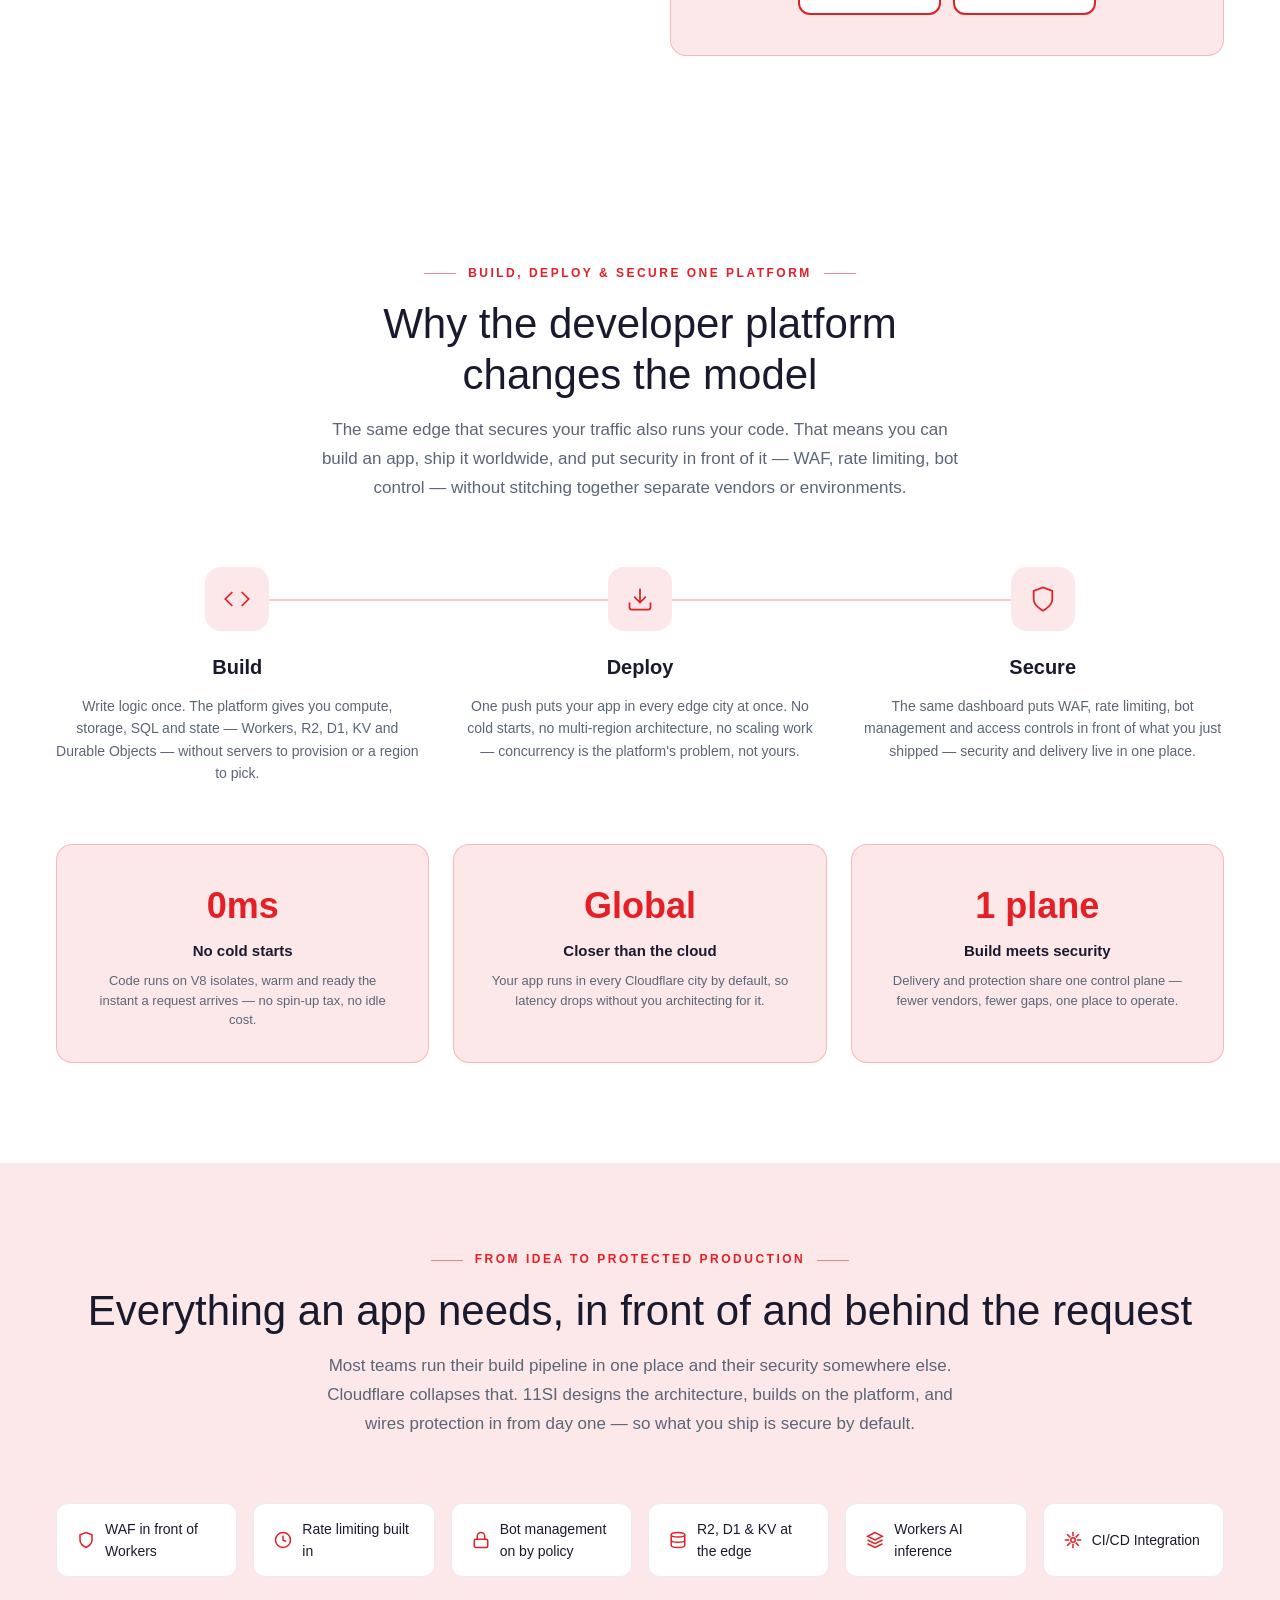
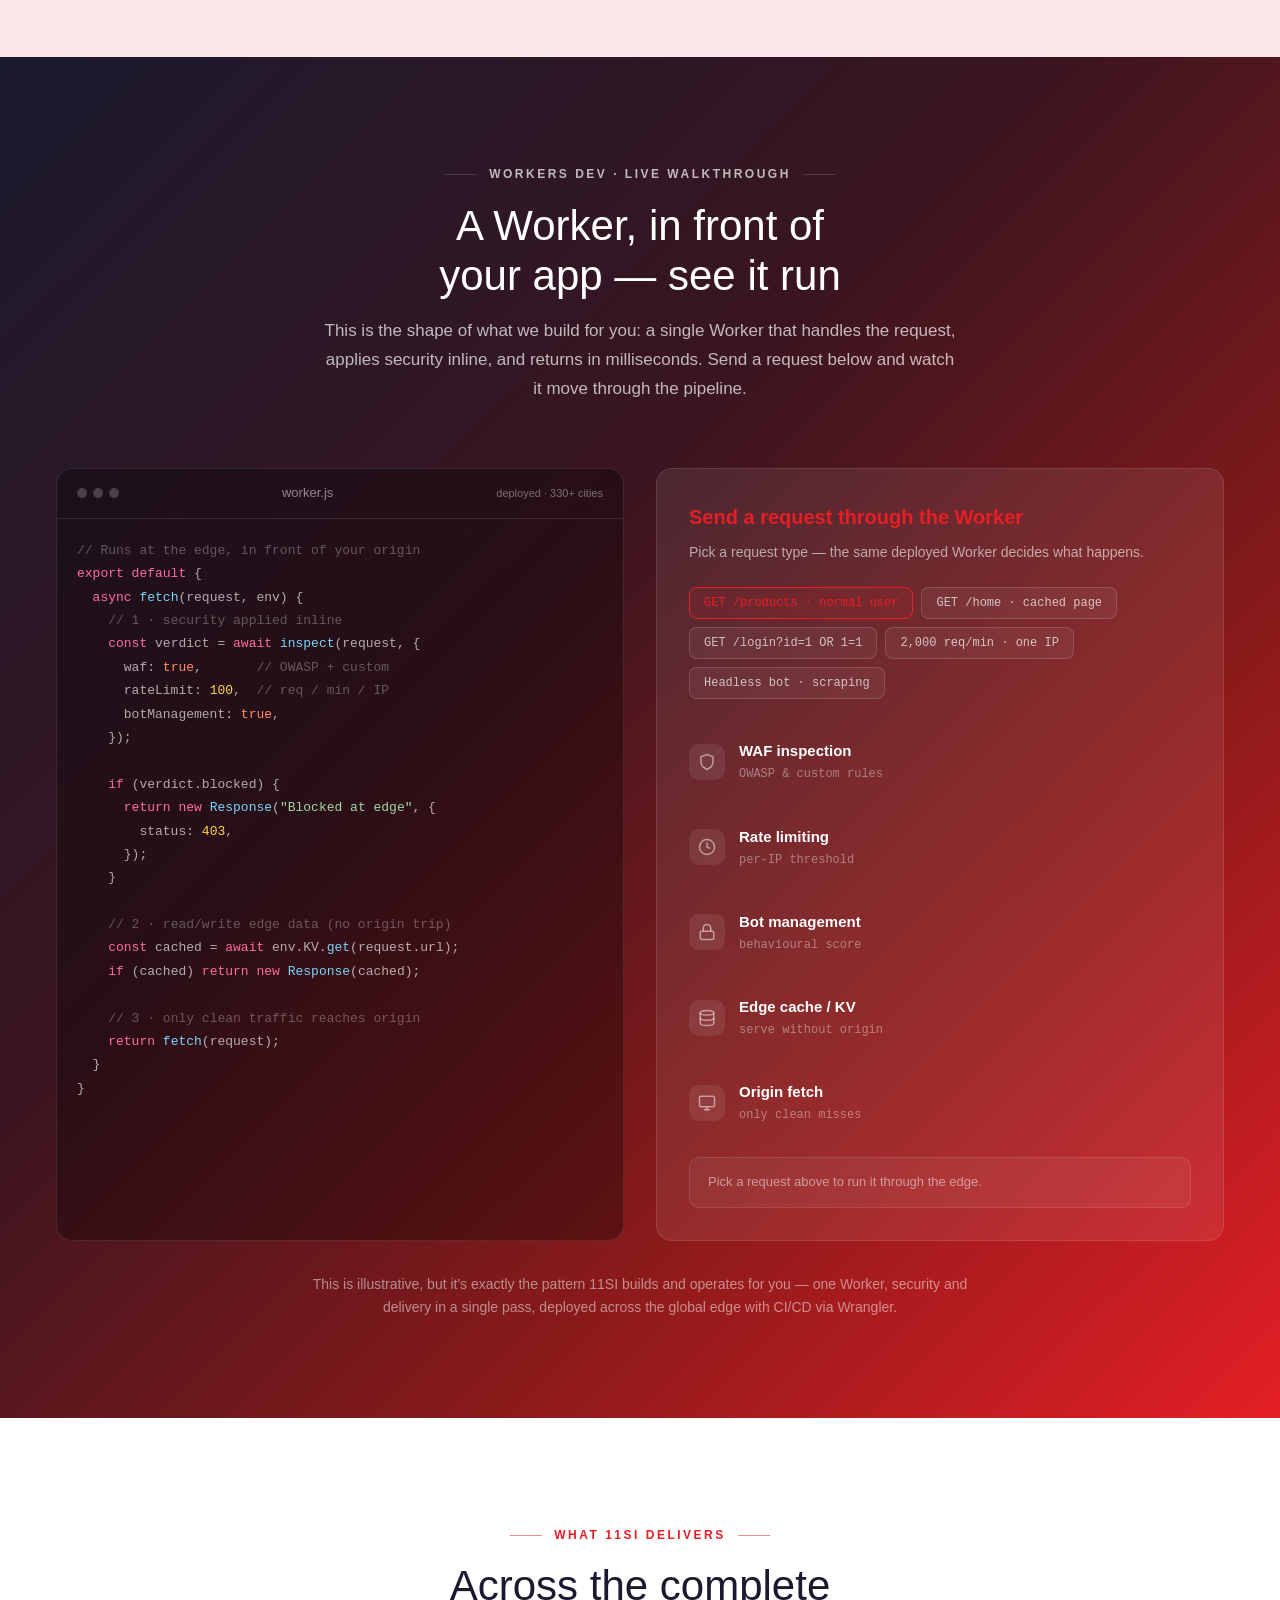
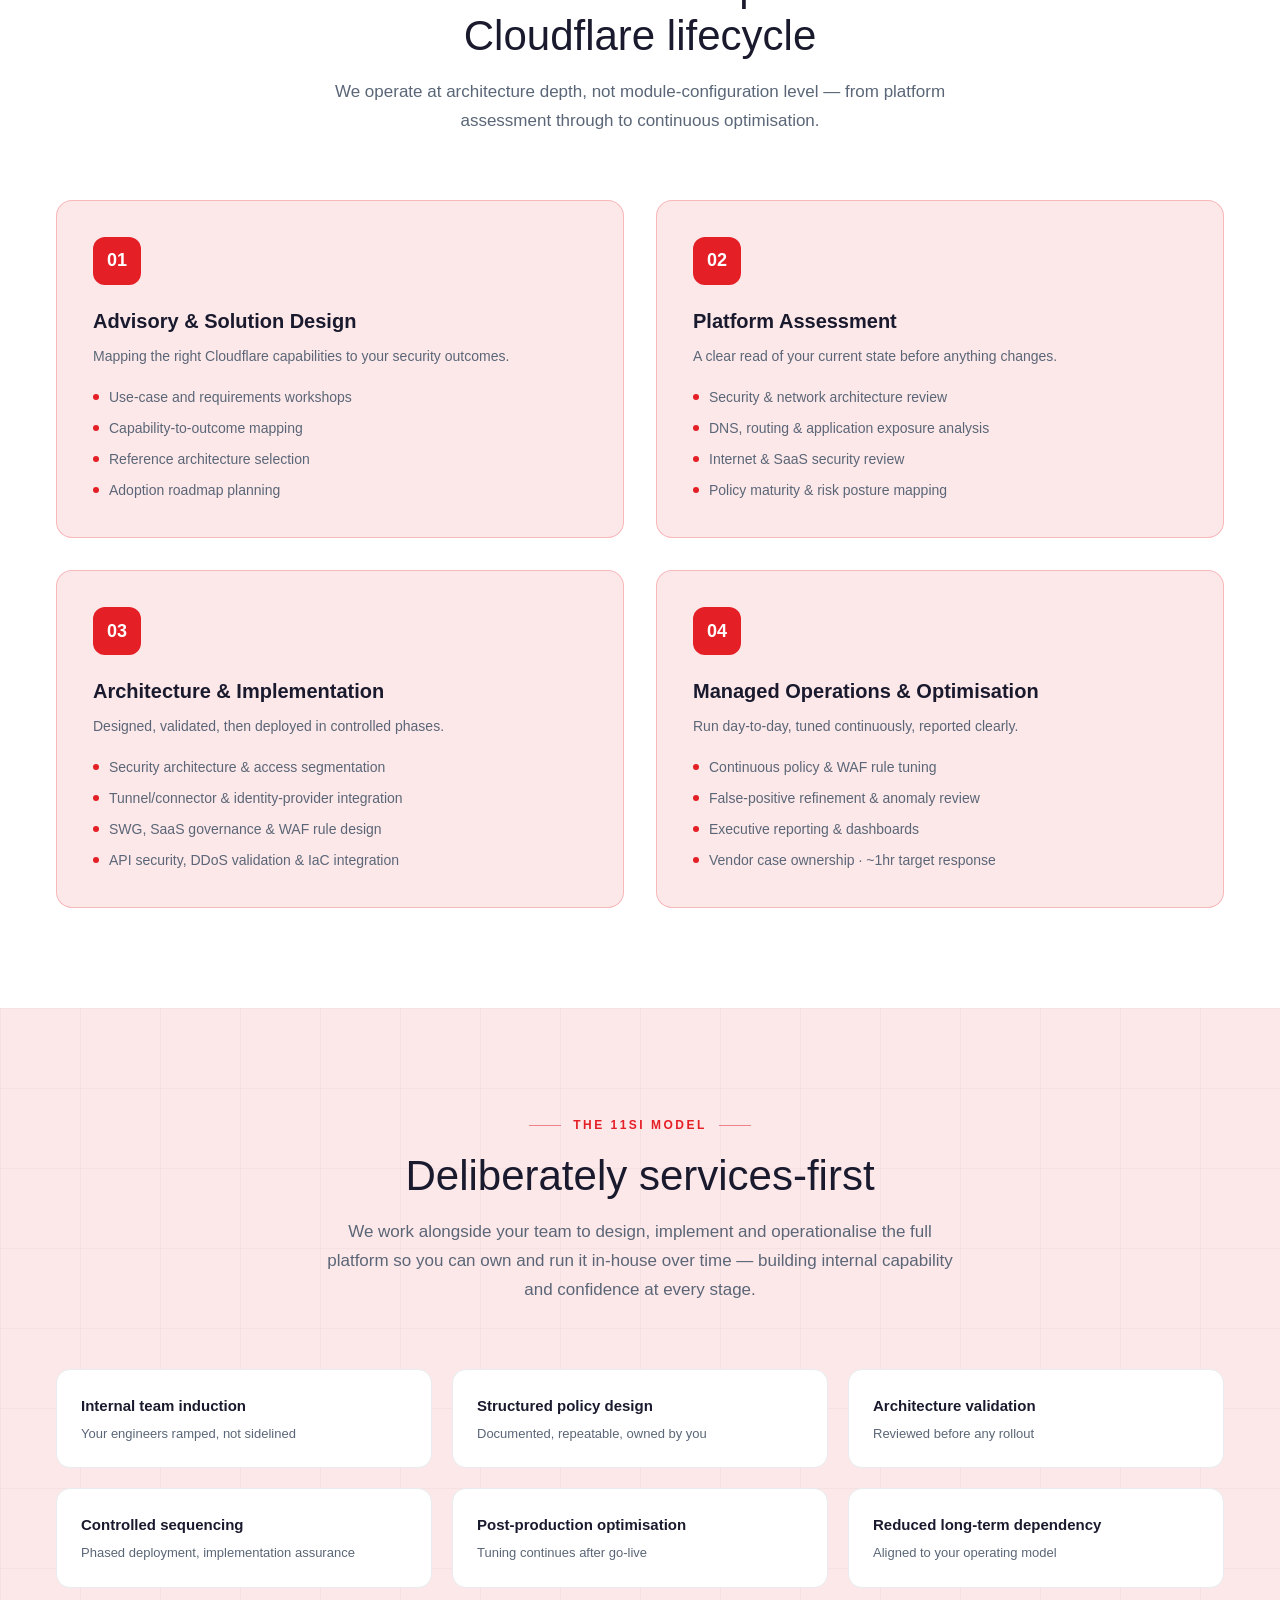
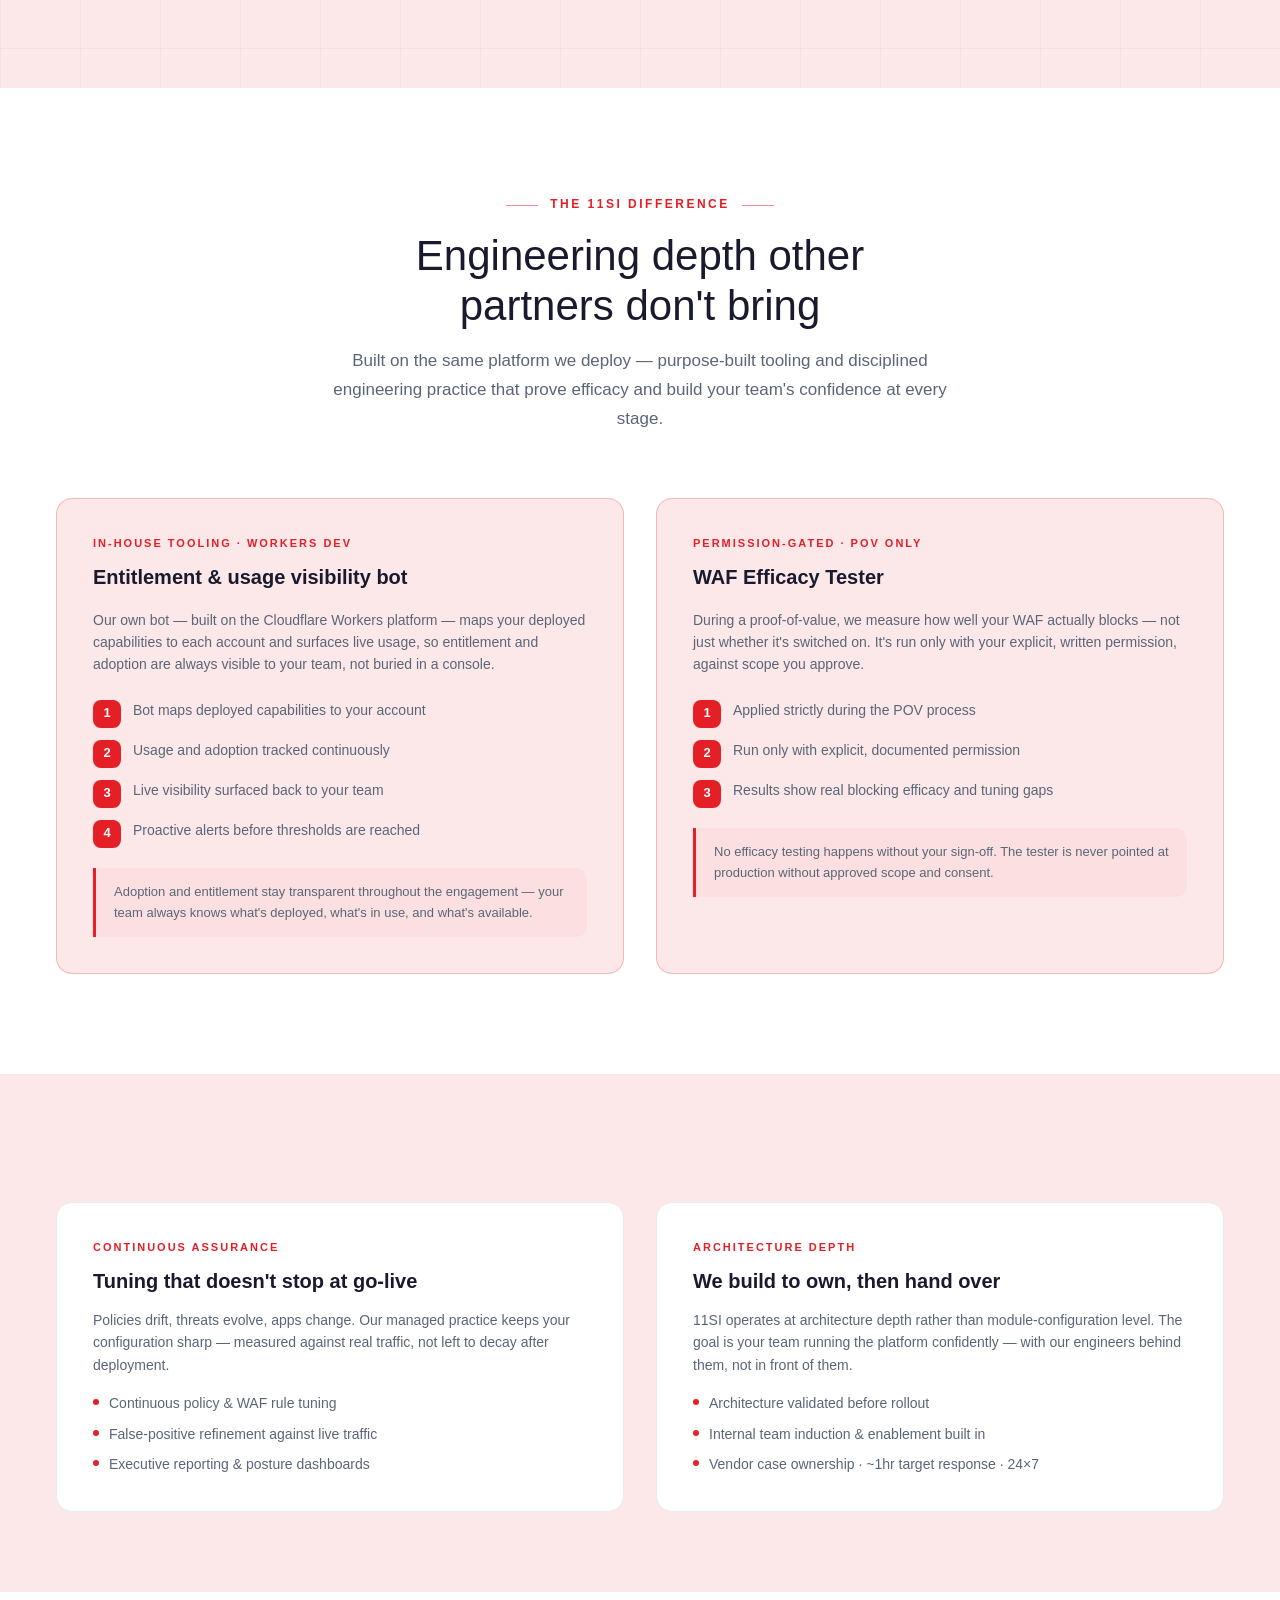
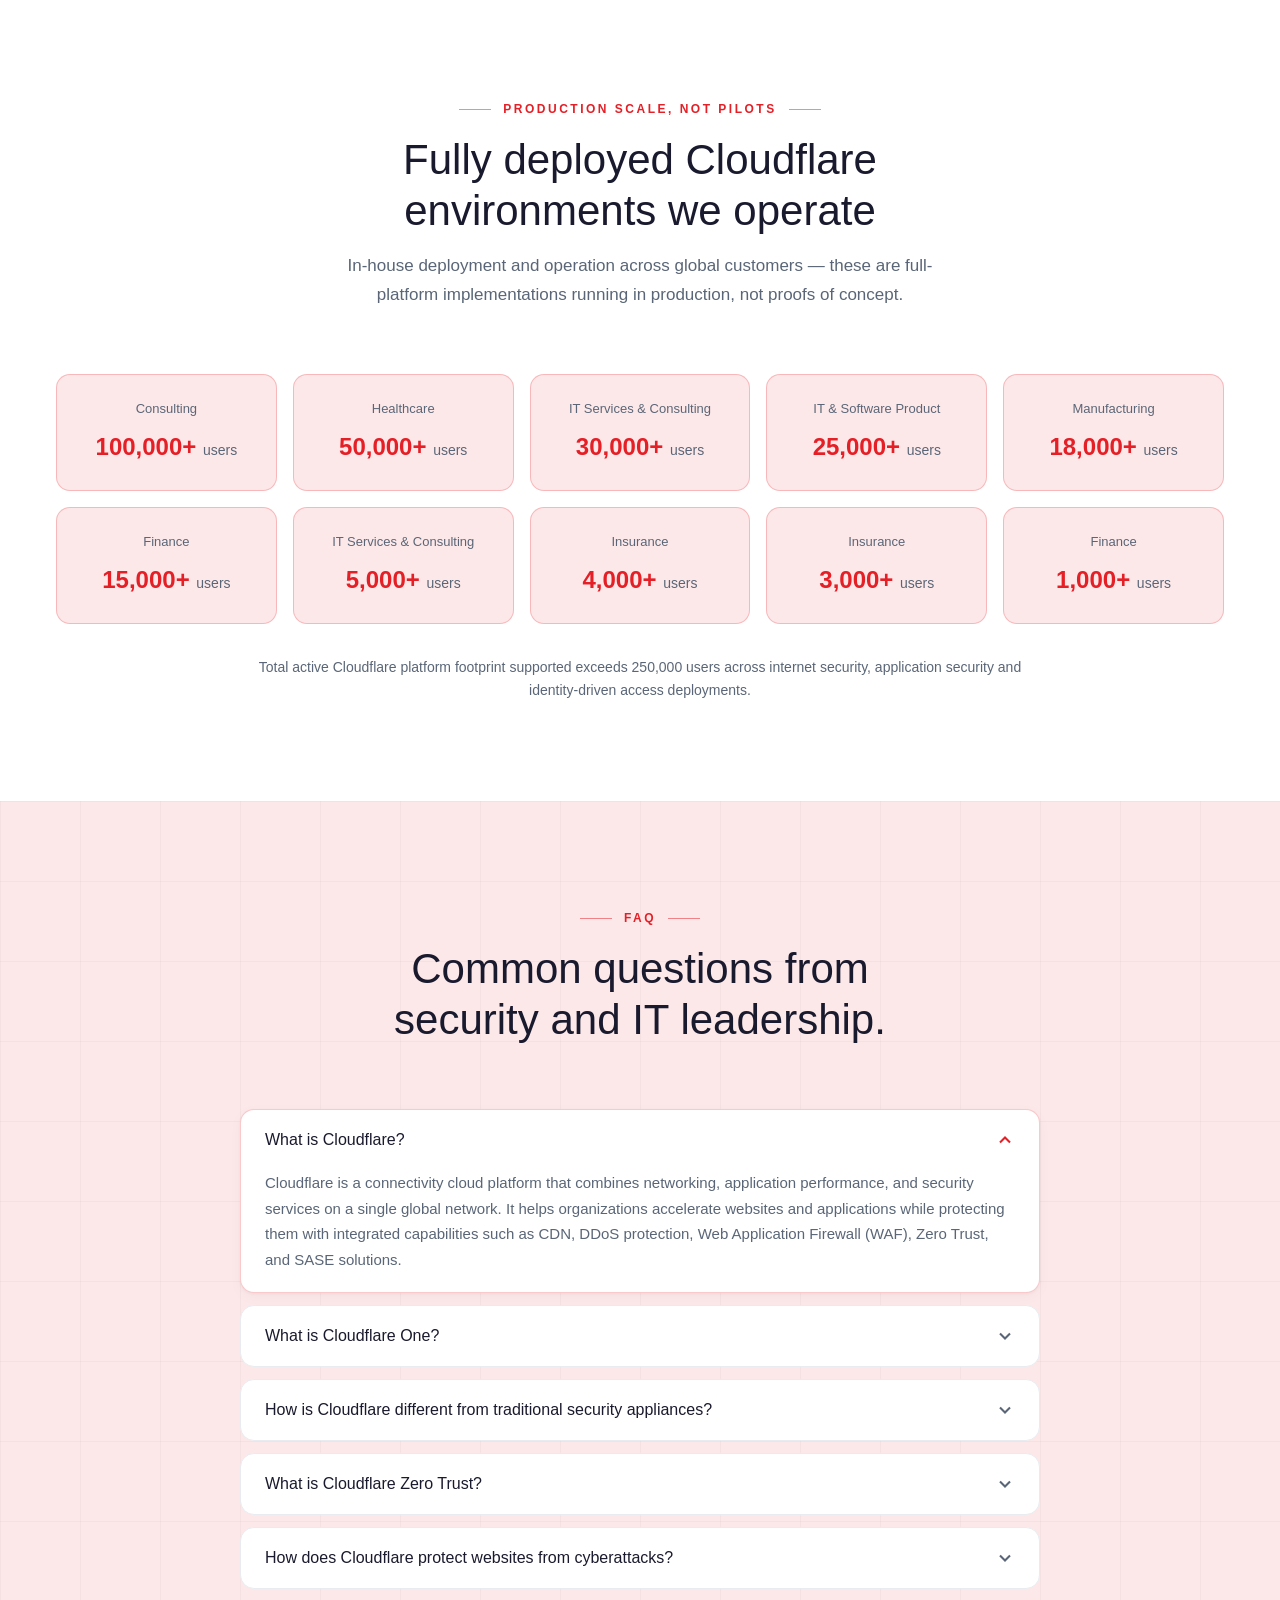
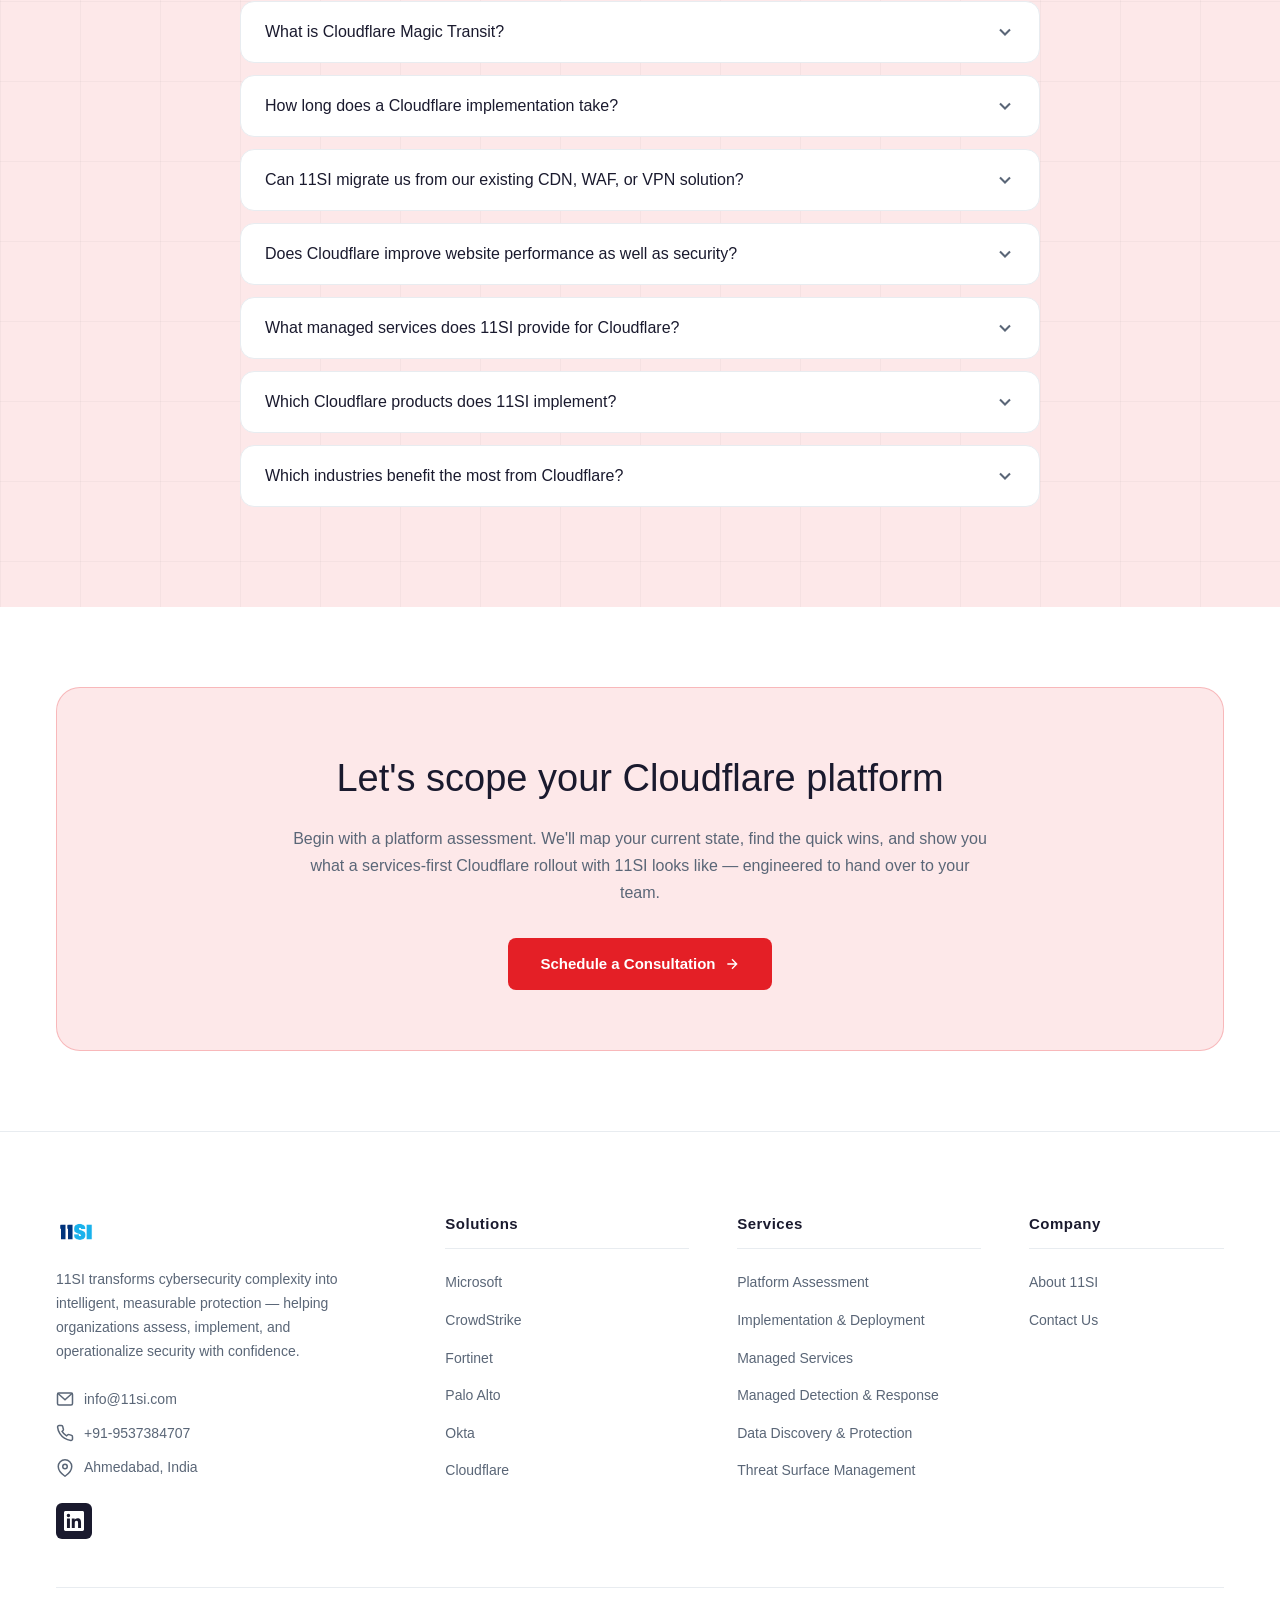
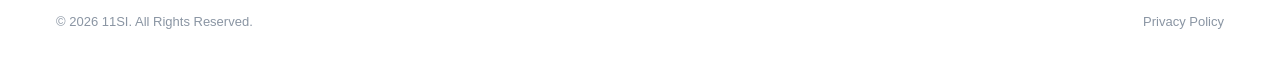
<file: solutions/cloudflare.html>
<!DOCTYPE html>
<html lang="en">
<head>
  <meta charset="UTF-8">
  <meta name="viewport" content="width=device-width, initial-scale=1.0">
  <meta name="description" content="11SI delivers the full Cloudflare platform — designed, deployed and managed. From Zero Trust and SASE to WAF, DDoS protection, and developer platform services.">
  <meta name="keywords" content="Cloudflare, Zero Trust, SASE, WAF, DDoS protection, CDN, cybersecurity, managed services, 11SI, Cloudflare One, Magic Transit, Workers">
  <meta name="author" content="11SI">
  <meta name="robots" content="index, follow">
  <meta name="theme-color" content="#E41F26">

  <meta property="og:type" content="website">
  <meta property="og:title" content="Cloudflare Solutions | 11SI">
  <meta property="og:description" content="The whole Cloudflare platform designed, deployed and run with you. Full lifecycle delivery from 11SI.">
  <meta property="og:url" content="https://11si.com/solutions/cloudflare.html">
  <meta property="og:site_name" content="11SI">

  <title>Cloudflare Solutions | 11SI</title>

  <link rel="preconnect" href="https://api.fontshare.com" crossorigin>
  <link href="https://api.fontshare.com/v2/css?f[]=satoshi@300,400,500,600,700,800,900&display=swap" rel="stylesheet">
  <link rel="stylesheet" href="../css/styles.css">

  <style>
    /* ========== Solution Page Specific Styles ========== */

    /* Hero */
    .sol-hero {
      background: var(--accent-tint);
      padding: 140px 0 80px;
      position: relative;
      overflow: hidden;
    }
    .sol-hero::before {
      content: '';
      position: absolute;
      inset: 0;
      background-image:
        linear-gradient(rgba(0,0,0,0.03) 1px, transparent 1px),
        linear-gradient(90deg, rgba(0,0,0,0.03) 1px, transparent 1px);
      background-size: 80px 80px;
      pointer-events: none;
    }
    .sol-hero .container {
      position: relative;
      z-index: 1;
      display: grid;
      grid-template-columns: 1fr 1fr;
      gap: 60px;
      align-items: center;
    }
    .sol-hero-content { max-width: 600px; }
    .sol-hero-eyebrow {
      display: inline-flex;
      align-items: center;
      gap: 10px;
      font-size: 13px;
      font-weight: 700;
      letter-spacing: 2.5px;
      text-transform: uppercase;
      color: var(--color-accent);
      margin-bottom: 20px;
    }
    .sol-hero-eyebrow::before {
      content: '';
      width: 24px;
      height: 2px;
      background: var(--color-accent);
    }
    .sol-hero h1 {
      font-size: clamp(36px, 5vw, 56px);
      font-weight: 500;
      line-height: 1.15;
      color: var(--color-text);
      margin-bottom: 24px;
    }
    .sol-hero h1 span { color: var(--color-accent); }
    .sol-hero-desc {
      font-size: 17px;
      line-height: 1.7;
      color: var(--color-text-secondary);
      margin-bottom: 32px;
      max-width: 540px;
    }
    .sol-hero-actions {
      display: flex;
      gap: 16px;
      flex-wrap: wrap;
      margin-bottom: 32px;
    }
    .sol-hero-tags {
      display: flex;
      gap: 12px;
      flex-wrap: wrap;
    }
    .sol-hero-tag {
      display: inline-flex;
      align-items: center;
      gap: 8px;
      padding: 8px 18px;
      border: 1px solid var(--accent-line);
      border-radius: 100px;
      font-size: 13px;
      font-weight: 500;
      color: var(--color-text);
      background: rgba(255,255,255,0.6);
    }
    .sol-hero-tag::before {
      content: '';
      width: 6px;
      height: 6px;
      border-radius: 50%;
      background: var(--color-accent);
    }

    /* Hero Visual - Orbit Diagram */
    .sol-hero-visual {
      position: relative;
      width: 100%;
      aspect-ratio: 1;
      max-width: 520px;
      justify-self: center;
    }
    .orbit-center {
      position: absolute;
      top: 50%;
      left: 50%;
      transform: translate(-50%, -50%);
      width: 120px;
      height: 120px;
      border-radius: 50%;
      background: var(--color-accent);
      display: flex;
      align-items: center;
      justify-content: center;
      box-shadow: 0 0 60px rgba(228, 31, 38, 0.2);
    }
    .orbit-center img {
      width: 80px;
      height: auto;
      filter: brightness(0) invert(1);
      opacity: 0.9;
    }
    .orbit-ring {
      position: absolute;
      top: 50%;
      left: 50%;
      transform: translate(-50%, -50%);
      border-radius: 50%;
      border: 1px dashed rgba(228, 31, 38, 0.2);
    }
    .orbit-ring-1 { width: 70%; height: 70%; }
    .orbit-ring-2 { width: 100%; height: 100%; }
    .orbit-item {
      position: absolute;
      display: flex;
      align-items: center;
      gap: 8px;
      padding: 8px 16px;
      background: white;
      border-radius: 10px;
      box-shadow: var(--shadow-sm);
      font-size: 12px;
      font-weight: 500;
      white-space: nowrap;
    }
    .orbit-item .orbit-dot {
      width: 6px;
      height: 6px;
      border-radius: 50%;
      background: var(--color-accent);
      flex-shrink: 0;
    }
    .orbit-icon {
      width: 28px;
      height: 28px;
      border-radius: 50%;
      background: var(--accent-tint);
      display: flex;
      align-items: center;
      justify-content: center;
      flex-shrink: 0;
    }
    .orbit-icon svg {
      width: 14px;
      height: 14px;
      stroke: var(--color-accent);
      fill: none;
      stroke-width: 2;
    }
    /* Orbit item positions */
    .orbit-item:nth-child(1) { top: 2%; left: 50%; transform: translateX(-50%); }
    .orbit-item:nth-child(2) { top: 18%; right: -5%; }
    .orbit-item:nth-child(3) { top: 42%; right: -10%; }
    .orbit-item:nth-child(4) { bottom: 18%; right: -5%; }
    .orbit-item:nth-child(5) { bottom: 2%; left: 50%; transform: translateX(-50%); }
    .orbit-item:nth-child(6) { bottom: 18%; left: -5%; }
    .orbit-item:nth-child(7) { top: 42%; left: -10%; }
    .orbit-item:nth-child(8) { top: 18%; left: -5%; }

    /* Stats Bar */
    .sol-stats {
      background: linear-gradient(135deg, #1A1A2E 0%, #2d1a1e 50%, var(--color-accent) 100%);
      padding: 48px 0;
    }
    .sol-stats .container {
      display: grid;
      grid-template-columns: repeat(6, 1fr);
      gap: 0;
    }
    .stat-item {
      text-align: center;
      padding: 12px 16px;
      position: relative;
    }
    .stat-item:not(:last-child)::after {
      content: '';
      position: absolute;
      right: 0;
      top: 20%;
      height: 60%;
      width: 1px;
      background: rgba(255,255,255,0.15);
    }
    .stat-number {
      font-size: clamp(28px, 3vw, 40px);
      font-weight: 700;
      color: white;
      line-height: 1.2;
    }
    .stat-label {
      font-size: 12px;
      color: rgba(255,255,255,0.65);
      margin-top: 4px;
      line-height: 1.3;
    }

    /* Platform Section */
    .sol-platform {
      padding: 100px 0;
      background: var(--accent-tint);
      position: relative;
    }
    .sol-platform::before {
      content: '';
      position: absolute;
      inset: 0;
      background-image:
        linear-gradient(rgba(0,0,0,0.03) 1px, transparent 1px),
        linear-gradient(90deg, rgba(0,0,0,0.03) 1px, transparent 1px);
      background-size: 80px 80px;
      pointer-events: none;
    }
    .sol-platform .container { position: relative; z-index: 1; }
    .platform-grid {
      display: grid;
      grid-template-columns: repeat(3, 1fr);
      gap: 24px;
      margin-top: 60px;
    }
    .platform-card {
      background: white;
      border-radius: 16px;
      padding: 32px;
      border: 1px solid var(--gray-100);
      transition: var(--transition);
    }
    .platform-card:hover {
      box-shadow: var(--shadow-md);
      transform: translateY(-2px);
    }
    .platform-card-icon {
      width: 40px;
      height: 40px;
      margin-bottom: 16px;
      opacity: 0.35;
    }
    .platform-card-icon svg {
      width: 40px;
      height: 40px;
      stroke: var(--color-accent);
      fill: none;
      stroke-width: 1.5;
    }
    .platform-card h3 {
      font-size: 18px;
      font-weight: 600;
      color: var(--color-accent);
      margin-bottom: 12px;
    }
    .platform-card p {
      font-size: 14px;
      line-height: 1.6;
      color: var(--color-text-secondary);
      margin-bottom: 16px;
    }
    .platform-tags {
      display: flex;
      gap: 8px;
      flex-wrap: wrap;
    }
    .platform-tag {
      font-size: 11px;
      font-weight: 500;
      padding: 4px 12px;
      border-radius: 100px;
      background: var(--gray-50);
      color: var(--color-text-secondary);
      border: 1px solid var(--gray-100);
    }

    /* Architecture Section */
    .sol-architecture {
      padding: 100px 0;
      background: white;
    }
    .arch-tabs {
      display: flex;
      justify-content: center;
      gap: 12px;
      margin: 48px 0;
      flex-wrap: wrap;
    }
    .arch-tab {
      display: inline-flex;
      align-items: center;
      gap: 8px;
      padding: 12px 24px;
      border-radius: 100px;
      font-size: 14px;
      font-weight: 500;
      cursor: pointer;
      border: 1px solid var(--gray-200);
      background: white;
      color: var(--color-text-secondary);
      transition: var(--transition);
    }
    .arch-tab::before {
      content: '';
      width: 8px;
      height: 8px;
      border-radius: 50%;
      background: var(--gray-200);
      transition: var(--transition);
    }
    .arch-tab.active {
      background: var(--color-accent);
      color: white;
      border-color: var(--color-accent);
    }
    .arch-tab.active::before { background: white; }
    .arch-tab:hover:not(.active) { border-color: var(--color-accent); color: var(--color-accent); }
    .arch-panel { display: none; }
    .arch-panel.active { display: block; }
    .arch-panel-content {
      display: grid;
      grid-template-columns: 1fr 1fr;
      gap: 60px;
      align-items: start;
    }
    .arch-panel h3 {
      font-size: 24px;
      font-weight: 500;
      margin-bottom: 16px;
      color: var(--color-text);
    }
    .arch-panel > div:first-child > p {
      font-size: 15px;
      line-height: 1.7;
      color: var(--color-text-secondary);
      margin-bottom: 24px;
    }
    .arch-feature {
      display: flex;
      gap: 16px;
      padding: 14px 0;
      border-bottom: 1px solid var(--gray-100);
    }
    .arch-feature-icon {
      width: 24px;
      height: 24px;
      flex-shrink: 0;
      color: var(--color-accent);
      margin-top: 2px;
    }
    .arch-feature-icon svg { width: 20px; height: 20px; stroke: var(--color-accent); fill: none; stroke-width: 2; }
    .arch-feature h4 { font-size: 15px; font-weight: 600; margin-bottom: 4px; }
    .arch-feature p { font-size: 13px; color: var(--color-text-secondary); line-height: 1.5; }

    /* Architecture Diagram */
    .arch-diagram {
      background: var(--accent-tint);
      border-radius: 16px;
      padding: 40px;
      border: 1px solid var(--accent-line);
    }
    .arch-diagram-flow {
      display: flex;
      flex-direction: column;
      gap: 20px;
      align-items: center;
    }
    .arch-node {
      padding: 14px 28px;
      border-radius: 12px;
      font-size: 13px;
      font-weight: 500;
      text-align: center;
      width: 100%;
      max-width: 280px;
    }
    .arch-node-user {
      background: white;
      border: 1px solid var(--gray-200);
      color: var(--color-text);
    }
    .arch-node-edge {
      background: var(--color-accent);
      color: white;
      position: relative;
    }
    .arch-node-edge small { display: block; font-weight: 400; opacity: 0.8; font-size: 11px; }
    .arch-node-app {
      background: white;
      border: 2px solid var(--color-accent);
      color: var(--color-text);
    }
    .arch-node-app small { display: block; font-size: 11px; color: var(--color-text-secondary); }
    .arch-arrow {
      display: flex;
      flex-direction: column;
      align-items: center;
      gap: 4px;
    }
    .arch-arrow-line {
      width: 2px;
      height: 20px;
      background: var(--color-accent);
      opacity: 0.4;
    }
    .arch-arrow-label {
      font-size: 10px;
      color: var(--color-accent);
      font-weight: 500;
      letter-spacing: 0.5px;
    }
    .arch-arrow svg { width: 12px; height: 12px; stroke: var(--color-accent); fill: none; stroke-width: 2; }
    .arch-diagram-nodes {
      display: grid;
      grid-template-columns: 1fr 1fr;
      gap: 12px;
      margin-top: 12px;
    }

    /* Developer Platform Section */
    .sol-devplatform {
      padding: 100px 0;
      background: white;
    }
    .dev-steps {
      display: grid;
      grid-template-columns: repeat(3, 1fr);
      gap: 40px;
      margin-top: 60px;
      position: relative;
    }
    .dev-steps::before {
      content: '';
      position: absolute;
      top: 32px;
      left: 15%;
      right: 15%;
      height: 2px;
      background: var(--accent-line);
    }
    .dev-step { text-align: center; position: relative; }
    .dev-step-icon {
      width: 64px;
      height: 64px;
      border-radius: 16px;
      background: var(--accent-tint);
      display: flex;
      align-items: center;
      justify-content: center;
      margin: 0 auto 20px;
    }
    .dev-step-icon svg { width: 28px; height: 28px; stroke: var(--color-accent); fill: none; stroke-width: 1.5; }
    .dev-step h3 { font-size: 20px; font-weight: 600; margin-bottom: 12px; }
    .dev-step p { font-size: 14px; color: var(--color-text-secondary); line-height: 1.6; }
    .dev-metrics {
      display: grid;
      grid-template-columns: repeat(3, 1fr);
      gap: 24px;
      margin-top: 60px;
    }
    .dev-metric {
      text-align: center;
      padding: 32px;
      border-radius: 16px;
      background: var(--accent-tint);
      border: 1px solid var(--accent-line);
    }
    .dev-metric-value {
      font-size: 36px;
      font-weight: 700;
      color: var(--color-accent);
      margin-bottom: 4px;
    }
    .dev-metric-title {
      font-size: 15px;
      font-weight: 600;
      margin-bottom: 8px;
      color: var(--color-text);
    }
    .dev-metric-desc {
      font-size: 13px;
      color: var(--color-text-secondary);
      line-height: 1.5;
    }

    /* Dev Features Strip */
    .sol-devfeatures {
      padding: 80px 0;
      background: var(--accent-tint);
    }
    .dev-features-grid {
      display: grid;
      grid-template-columns: repeat(auto-fit, minmax(180px, 1fr));
      gap: 16px;
      margin-top: 40px;
    }
    .dev-feature-pill {
      display: flex;
      align-items: center;
      gap: 10px;
      padding: 14px 20px;
      background: white;
      border-radius: 12px;
      border: 1px solid var(--gray-100);
      font-size: 14px;
      font-weight: 500;
      color: var(--color-text);
    }
    .dev-feature-pill svg { width: 18px; height: 18px; stroke: var(--color-accent); fill: none; stroke-width: 2; flex-shrink: 0; }

    /* Worker Demo Section */
    .sol-worker-demo {
      padding: 100px 0;
      background: linear-gradient(135deg, #1A1A2E 0%, #3a1520 40%, #8B1A1A 70%, var(--color-accent) 100%);
      color: white;
    }
    .sol-worker-demo .section-label { color: rgba(255,255,255,0.7); }
    .sol-worker-demo .section-label::before,
    .sol-worker-demo .section-label::after { background: rgba(255,255,255,0.3); }
    .sol-worker-demo .section-title { color: white; }
    .sol-worker-demo .section-subtitle { color: rgba(255,255,255,0.7); }
    .worker-demo-grid {
      display: grid;
      grid-template-columns: 1fr 1fr;
      gap: 32px;
      margin-top: 48px;
    }
    .worker-code-panel {
      background: rgba(0,0,0,0.3);
      border-radius: 16px;
      overflow: hidden;
      border: 1px solid rgba(255,255,255,0.1);
    }
    .worker-code-header {
      display: flex;
      align-items: center;
      justify-content: space-between;
      padding: 14px 20px;
      border-bottom: 1px solid rgba(255,255,255,0.1);
    }
    .worker-code-dots {
      display: flex;
      gap: 6px;
    }
    .worker-code-dots span {
      width: 10px;
      height: 10px;
      border-radius: 50%;
      background: rgba(255,255,255,0.2);
    }
    .worker-code-title { font-size: 13px; color: rgba(255,255,255,0.5); }
    .worker-code-badge { font-size: 11px; color: rgba(255,255,255,0.4); }
    .worker-code-body {
      padding: 20px;
      font-family: 'SF Mono', 'Fira Code', 'Consolas', monospace;
      font-size: 13px;
      line-height: 1.8;
      color: rgba(255,255,255,0.65);
      overflow-x: auto;
    }
    .worker-code-body .kw { color: #ff6b9d; }
    .worker-code-body .fn { color: #7dd3fc; }
    .worker-code-body .str { color: #a5d6a7; }
    .worker-code-body .cm { color: rgba(255,255,255,0.3); }
    .worker-code-body .num { color: #ffd54f; }
    .worker-code-body .bool { color: #ff8a65; }

    .worker-pipeline-panel {
      background: rgba(255,255,255,0.08);
      border-radius: 16px;
      padding: 32px;
      border: 1px solid rgba(255,255,255,0.1);
    }
    .worker-pipeline-title {
      font-size: 20px;
      font-weight: 600;
      color: var(--color-accent);
      margin-bottom: 8px;
    }
    .worker-pipeline-desc {
      font-size: 14px;
      color: rgba(255,255,255,0.6);
      margin-bottom: 24px;
    }
    .worker-request-buttons {
      display: flex;
      flex-wrap: wrap;
      gap: 8px;
      margin-bottom: 28px;
    }
    .worker-request-btn {
      padding: 8px 14px;
      border-radius: 8px;
      border: 1px solid rgba(255,255,255,0.15);
      background: rgba(255,255,255,0.05);
      color: rgba(255,255,255,0.7);
      font-size: 12px;
      font-family: monospace;
      cursor: pointer;
      transition: var(--transition);
    }
    .worker-request-btn:hover,
    .worker-request-btn.active {
      border-color: var(--color-accent);
      color: var(--color-accent);
      background: rgba(228,31,38,0.1);
    }
    .worker-pipeline-steps { display: flex; flex-direction: column; gap: 16px; }
    .worker-pipeline-step {
      display: flex;
      align-items: center;
      gap: 14px;
      padding: 12px 0;
    }
    .worker-pipeline-step-icon {
      width: 36px;
      height: 36px;
      border-radius: 10px;
      background: rgba(255,255,255,0.08);
      display: flex;
      align-items: center;
      justify-content: center;
      flex-shrink: 0;
    }
    .worker-pipeline-step-icon svg { width: 18px; height: 18px; stroke: rgba(255,255,255,0.5); fill: none; stroke-width: 2; }
    .worker-pipeline-step h4 { font-size: 15px; font-weight: 600; margin-bottom: 2px; }
    .worker-pipeline-step p { font-size: 12px; color: rgba(255,255,255,0.4); font-family: monospace; }
    .worker-pipeline-result {
      margin-top: 20px;
      padding: 14px 18px;
      border-radius: 10px;
      background: rgba(255,255,255,0.05);
      border: 1px solid rgba(255,255,255,0.1);
      font-size: 13px;
      color: rgba(255,255,255,0.5);
    }

    /* Lifecycle Section */
    .sol-lifecycle {
      padding: 100px 0;
      background: white;
    }
    .lifecycle-grid {
      display: grid;
      grid-template-columns: repeat(2, 1fr);
      gap: 32px;
      margin-top: 60px;
    }
    .lifecycle-card {
      background: var(--accent-tint);
      border-radius: 16px;
      padding: 36px;
      border: 1px solid var(--accent-line);
      transition: var(--transition);
    }
    .lifecycle-card:hover { box-shadow: var(--shadow-md); }
    .lifecycle-card-num {
      display: inline-flex;
      align-items: center;
      justify-content: center;
      width: 48px;
      height: 48px;
      border-radius: 12px;
      background: var(--color-accent);
      color: white;
      font-size: 18px;
      font-weight: 700;
      margin-bottom: 20px;
    }
    .lifecycle-card h3 {
      font-size: 20px;
      font-weight: 600;
      margin-bottom: 8px;
      color: var(--color-text);
    }
    .lifecycle-card > p {
      font-size: 14px;
      color: var(--color-text-secondary);
      margin-bottom: 20px;
      line-height: 1.6;
    }
    .lifecycle-card ul { display: flex; flex-direction: column; gap: 10px; }
    .lifecycle-card li {
      display: flex;
      align-items: flex-start;
      gap: 10px;
      font-size: 14px;
      color: var(--color-text-secondary);
      line-height: 1.5;
    }
    .lifecycle-card li::before {
      content: '';
      width: 6px;
      height: 6px;
      border-radius: 50%;
      background: var(--color-accent);
      flex-shrink: 0;
      margin-top: 7px;
    }

    /* Services-First Model */
    .sol-model {
      padding: 100px 0;
      background: var(--accent-tint);
      position: relative;
    }
    .sol-model::before {
      content: '';
      position: absolute;
      inset: 0;
      background-image:
        linear-gradient(rgba(0,0,0,0.03) 1px, transparent 1px),
        linear-gradient(90deg, rgba(0,0,0,0.03) 1px, transparent 1px);
      background-size: 80px 80px;
      pointer-events: none;
    }
    .sol-model .container { position: relative; z-index: 1; }
    .model-grid {
      display: grid;
      grid-template-columns: repeat(3, 1fr);
      gap: 20px;
      margin-top: 60px;
    }
    .model-item {
      padding: 24px;
      background: white;
      border-radius: 14px;
      border: 1px solid var(--gray-100);
    }
    .model-item h4 { font-size: 15px; font-weight: 600; margin-bottom: 6px; color: var(--color-text); }
    .model-item p { font-size: 13px; color: var(--color-text-secondary); line-height: 1.5; }

    /* Difference Section */
    .sol-difference {
      padding: 100px 0;
      background: white;
    }
    .diff-cards {
      display: grid;
      grid-template-columns: 1fr 1fr;
      gap: 32px;
      margin-top: 60px;
    }
    .diff-card {
      background: var(--accent-tint);
      border-radius: 16px;
      padding: 36px;
      border: 1px solid var(--accent-line);
    }
    .diff-card-label {
      font-size: 11px;
      font-weight: 700;
      letter-spacing: 2px;
      text-transform: uppercase;
      color: var(--color-accent);
      margin-bottom: 8px;
    }
    .diff-card h3 {
      font-size: 20px;
      font-weight: 600;
      margin-bottom: 16px;
      color: var(--color-text);
    }
    .diff-card > p {
      font-size: 14px;
      line-height: 1.6;
      color: var(--color-text-secondary);
      margin-bottom: 24px;
    }
    .diff-steps { display: flex; flex-direction: column; gap: 12px; margin-bottom: 20px; }
    .diff-step {
      display: flex;
      gap: 12px;
      align-items: flex-start;
    }
    .diff-step-num {
      width: 28px;
      height: 28px;
      border-radius: 8px;
      background: var(--color-accent);
      color: white;
      display: flex;
      align-items: center;
      justify-content: center;
      font-size: 13px;
      font-weight: 700;
      flex-shrink: 0;
    }
    .diff-step p { font-size: 14px; color: var(--color-text-secondary); line-height: 1.5; }
    .diff-callout {
      border-left: 3px solid var(--color-accent);
      padding: 14px 18px;
      background: rgba(228,31,38,0.04);
      border-radius: 0 10px 10px 0;
      font-size: 13px;
      color: var(--color-text-secondary);
      line-height: 1.6;
    }

    /* Assurance & Depth */
    .sol-assurance {
      padding: 80px 0;
      background: var(--accent-tint);
    }
    .assurance-grid {
      display: grid;
      grid-template-columns: 1fr 1fr;
      gap: 32px;
      margin-top: 48px;
    }
    .assurance-card {
      background: white;
      border-radius: 16px;
      padding: 36px;
      border: 1px solid var(--gray-100);
    }
    .assurance-card-label {
      font-size: 11px;
      font-weight: 700;
      letter-spacing: 2px;
      text-transform: uppercase;
      color: var(--color-accent);
      margin-bottom: 8px;
    }
    .assurance-card h3 { font-size: 20px; font-weight: 600; margin-bottom: 12px; }
    .assurance-card p { font-size: 14px; color: var(--color-text-secondary); line-height: 1.6; margin-bottom: 16px; }
    .assurance-card ul { display: flex; flex-direction: column; gap: 8px; }
    .assurance-card li {
      display: flex;
      align-items: flex-start;
      gap: 10px;
      font-size: 14px;
      color: var(--color-text-secondary);
    }
    .assurance-card li::before {
      content: '';
      width: 6px;
      height: 6px;
      border-radius: 50%;
      background: var(--color-accent);
      flex-shrink: 0;
      margin-top: 7px;
    }

    /* Deployments Section */
    .sol-deployments {
      padding: 100px 0;
      background: white;
    }
    .deployments-grid {
      display: grid;
      grid-template-columns: repeat(5, 1fr);
      gap: 16px;
      margin-top: 48px;
    }
    .deployment-card {
      background: var(--accent-tint);
      border-radius: 14px;
      padding: 24px 20px;
      text-align: center;
      border: 1px solid var(--accent-line);
      transition: var(--transition);
    }
    .deployment-card:hover { box-shadow: var(--shadow-sm); transform: translateY(-2px); }
    .deployment-card-industry {
      font-size: 13px;
      color: var(--color-text-secondary);
      margin-bottom: 8px;
    }
    .deployment-card-users {
      font-size: 24px;
      font-weight: 700;
      color: var(--color-accent);
    }
    .deployment-card-users span { font-size: 14px; font-weight: 400; color: var(--color-text-secondary); }
    .deployments-note {
      text-align: center;
      margin-top: 32px;
      font-size: 14px;
      color: var(--color-text-secondary);
      line-height: 1.6;
      max-width: 800px;
      margin-left: auto;
      margin-right: auto;
    }

    /* FAQ Section */
    .sol-faq {
      padding: 100px 0;
      background: var(--accent-tint);
      position: relative;
    }
    .sol-faq::before {
      content: '';
      position: absolute;
      inset: 0;
      background-image:
        linear-gradient(rgba(0,0,0,0.03) 1px, transparent 1px),
        linear-gradient(90deg, rgba(0,0,0,0.03) 1px, transparent 1px);
      background-size: 80px 80px;
      pointer-events: none;
    }
    .sol-faq .container { position: relative; z-index: 1; }
    .faq-list {
      max-width: 800px;
      margin: 48px auto 0;
      display: flex;
      flex-direction: column;
      gap: 12px;
    }
    .faq-item {
      background: white;
      border-radius: 14px;
      border: 1px solid var(--gray-100);
      overflow: hidden;
      transition: var(--transition);
    }
    .faq-item.active { border-color: var(--accent-line); box-shadow: var(--shadow-sm); }
    .faq-question {
      display: flex;
      align-items: center;
      justify-content: space-between;
      width: 100%;
      padding: 20px 24px;
      font-size: 16px;
      font-weight: 500;
      color: var(--color-text);
      text-align: left;
      cursor: pointer;
      background: none;
      border: none;
      font-family: inherit;
    }
    .faq-question:hover { color: var(--color-accent); }
    .faq-chevron {
      width: 20px;
      height: 20px;
      stroke: var(--color-text-secondary);
      fill: none;
      stroke-width: 2.5;
      transition: transform 0.3s ease;
      flex-shrink: 0;
      margin-left: 16px;
    }
    .faq-item.active .faq-chevron { transform: rotate(180deg); stroke: var(--color-accent); }
    .faq-answer {
      max-height: 0;
      overflow: hidden;
      transition: max-height 0.35s ease;
    }
    .faq-answer-inner {
      padding: 0 24px 20px;
      font-size: 15px;
      line-height: 1.7;
      color: var(--color-text-secondary);
    }

    /* CTA Section */
    .sol-cta {
      padding: 80px 0;
      background: white;
    }
    .sol-cta-box {
      background: var(--accent-tint);
      border-radius: 24px;
      padding: 60px;
      text-align: center;
      border: 1px solid var(--accent-line);
    }
    .sol-cta-box h2 {
      font-size: clamp(28px, 3.5vw, 38px);
      font-weight: 500;
      margin-bottom: 16px;
      color: var(--color-text);
    }
    .sol-cta-box p {
      font-size: 16px;
      color: var(--color-text-secondary);
      line-height: 1.7;
      max-width: 700px;
      margin: 0 auto 32px;
    }

    /* Scroll Reveal */
    .reveal {
      opacity: 0;
      transform: translateY(24px);
      transition: opacity 0.6s ease, transform 0.6s ease;
    }
    .reveal.visible {
      opacity: 1;
      transform: translateY(0);
    }

    /* ========== Mobile Responsive ========== */
    @media (max-width: 1024px) {
      .sol-hero .container {
        grid-template-columns: 1fr;
        gap: 40px;
      }
      .sol-hero-visual {
        max-width: 400px;
        margin: 0 auto;
      }
      .sol-stats .container {
        grid-template-columns: repeat(3, 1fr);
      }
      .stat-item:nth-child(3)::after { display: none; }
      .platform-grid { grid-template-columns: repeat(2, 1fr); }
      .arch-panel-content { grid-template-columns: 1fr; }
      .dev-steps { grid-template-columns: 1fr; gap: 32px; }
      .dev-steps::before { display: none; }
      .worker-demo-grid { grid-template-columns: 1fr; }
      .diff-cards { grid-template-columns: 1fr; }
      .assurance-grid { grid-template-columns: 1fr; }
      .deployments-grid { grid-template-columns: repeat(3, 1fr); }
      .model-grid { grid-template-columns: repeat(2, 1fr); }
    }

    @media (max-width: 768px) {
      .sol-hero { padding: 120px 0 60px; }
      .sol-hero-visual { display: none; }
      .sol-stats .container { grid-template-columns: repeat(2, 1fr); }
      .stat-item::after { display: none; }
      .platform-grid { grid-template-columns: 1fr; }
      .lifecycle-grid { grid-template-columns: 1fr; }
      .dev-metrics { grid-template-columns: 1fr; }
      .deployments-grid { grid-template-columns: repeat(2, 1fr); }
      .model-grid { grid-template-columns: 1fr; }
      .sol-cta-box { padding: 40px 24px; }
    }

    @media (max-width: 480px) {
      .sol-hero-actions { flex-direction: column; }
      .sol-hero-actions .btn { width: 100%; justify-content: center; }
      .sol-stats .container { grid-template-columns: 1fr; }
      .deployments-grid { grid-template-columns: 1fr; }
      .arch-tabs { flex-direction: column; align-items: stretch; }
    }
  </style>
</head>
<body>

  <!-- ============ NAVIGATION ============ -->
  <nav class="navbar" id="navbar" role="navigation" aria-label="Main navigation">
    <div class="nav-container">
      <a href="/" class="nav-logo" aria-label="11SI Home">
        <img src="../images/logo.png" alt="11SI Logo" width="100" height="40">
      </a>
      <button class="nav-toggle" id="navToggle" aria-label="Toggle navigation menu" aria-expanded="false">
        <span></span><span></span><span></span>
      </button>
      <ul class="nav-menu" id="navMenu" role="menubar">
        <li class="nav-item has-dropdown" role="none">
          <a href="/#services" class="nav-link" role="menuitem" aria-haspopup="true">Services</a>
          <ul class="dropdown" role="menu">
            <li role="none"><a href="/#services" role="menuitem">Platform Assessment</a></li>
            <li role="none"><a href="/#services" role="menuitem">Implementation &amp; Deployment</a></li>
            <li role="none"><a href="/#services" role="menuitem">Managed Services</a></li>
            <li role="none"><a href="/#services" role="menuitem">Managed Detection &amp; Response</a></li>
            <li role="none"><a href="/#services" role="menuitem">Data Discovery &amp; Protection</a></li>
            <li role="none"><a href="/#services" role="menuitem">Threat Surface Management</a></li>
          </ul>
        </li>
        <li class="nav-item has-dropdown" role="none">
          <a href="/#partners" class="nav-link" role="menuitem" aria-haspopup="true">Solutions</a>
          <ul class="dropdown" role="menu">
            <li role="none"><a href="/solutions/microsoft.html" role="menuitem">Microsoft</a></li>
            <li role="none"><a href="/solutions/crowdstrike.html" role="menuitem">CrowdStrike</a></li>
            <li role="none"><a href="/solutions/fortinet.html" role="menuitem">Fortinet</a></li>
            <li role="none"><a href="/solutions/palo-alto.html" role="menuitem">Palo Alto</a></li>
            <li role="none"><a href="/solutions/okta.html" role="menuitem">Okta</a></li>
            <li role="none"><a href="/solutions/cloudflare.html" role="menuitem">Cloudflare</a></li>
          </ul>
        </li>
        <li class="nav-item" role="none"><a href="/#about" class="nav-link" role="menuitem">About Us</a></li>
        <li class="nav-item" role="none"><a href="/#contact" class="nav-link nav-cta" role="menuitem">Contact Us</a></li>
      </ul>
    </div>
  </nav>

  <main>

    <!-- ============ HERO ============ -->
    <section class="sol-hero">
      <div class="container">
        <div class="sol-hero-content">
          <span class="sol-hero-eyebrow">11SI &times; CLOUDFLARE</span>
          <h1>The whole Cloudflare platform <span>designed, deployed and run with you.</span></h1>
          <p class="sol-hero-desc">One globally distributed edge that unifies network security, application protection, identity-driven access and performance. 11SI takes you across the full lifecycle &mdash; assessment to managed operations &mdash; so your team owns and operates it in-house over time.</p>
          <div class="sol-hero-actions">
            <a href="#contact" class="btn btn-primary">Book a platform assessment <svg width="16" height="16" viewBox="0 0 24 24" fill="none" stroke="currentColor" stroke-width="2"><path d="M5 12h14M12 5l7 7-7 7"/></svg></a>
            <a href="#platform" class="btn btn-outline">Explore capabilities</a>
          </div>
          <div class="sol-hero-tags">
            <span class="sol-hero-tag">Full lifecycle delivery</span>
            <span class="sol-hero-tag">Architecture-depth engineering</span>
            <span class="sol-hero-tag">Global 24&times;7 coverage</span>
          </div>
        </div>
        <div class="sol-hero-visual" aria-hidden="true">
          <div class="orbit-ring orbit-ring-1"></div>
          <div class="orbit-ring orbit-ring-2"></div>
          <div class="orbit-center">
            <img src="../images/cloudflare-logo.png" alt="">
          </div>
          <div class="orbit-item">
            <div class="orbit-icon"><svg viewBox="0 0 24 24"><path d="M12 22s8-4 8-10V5l-8-3-8 3v7c0 6 8 10 8 10z"/></svg></div>
            WAF &amp; Application Protection
          </div>
          <div class="orbit-item">
            <div class="orbit-icon"><svg viewBox="0 0 24 24"><polyline points="16 18 22 12 16 6"/><polyline points="8 6 2 12 8 18"/></svg></div>
            Dev Protection &amp; AI
          </div>
          <div class="orbit-item">
            <div class="orbit-icon"><svg viewBox="0 0 24 24"><circle cx="11" cy="11" r="8"/><line x1="21" y1="21" x2="16.65" y2="16.65"/></svg></div>
            Inspect before origin
          </div>
          <div class="orbit-item">
            <div class="orbit-icon"><svg viewBox="0 0 24 24"><circle cx="12" cy="12" r="10"/><line x1="2" y1="12" x2="22" y2="12"/><path d="M12 2a15.3 15.3 0 014 10 15.3 15.3 0 01-4 10 15.3 15.3 0 01-4-10 15.3 15.3 0 014-10z"/></svg></div>
            Global Anycast Edge Network
          </div>
          <div class="orbit-item">
            <div class="orbit-icon"><svg viewBox="0 0 24 24"><polygon points="12 2 15.09 8.26 22 9.27 17 14.14 18.18 21.02 12 17.77 5.82 21.02 7 14.14 2 9.27 8.91 8.26 12 2"/></svg></div>
            DDoS Protection
          </div>
          <div class="orbit-item">
            <div class="orbit-icon"><svg viewBox="0 0 24 24"><path d="M20 21v-2a4 4 0 00-4-4H8a4 4 0 00-4 4v2"/><circle cx="12" cy="7" r="4"/></svg></div>
            Zero Trust Access
          </div>
          <div class="orbit-item">
            <div class="orbit-icon"><svg viewBox="0 0 24 24"><path d="M2 12s3-7 10-7 10 7 10 7-3 7-10 7S2 12 2 12z"/><circle cx="12" cy="12" r="3"/></svg></div>
            Identity-aware access
          </div>
          <div class="orbit-item">
            <div class="orbit-icon"><svg viewBox="0 0 24 24"><path d="M13 2L3 14h9l-1 8 10-12h-9l1-8z"/></svg></div>
            Performance &amp; Acceleration
          </div>
        </div>
      </div>
    </section>

    <!-- ============ STATS BAR ============ -->
    <section class="sol-stats" aria-label="Key statistics">
      <div class="container">
        <div class="stat-item">
          <div class="stat-number" data-target="1">1M+</div>
          <div class="stat-label">Professional services hours delivered</div>
        </div>
        <div class="stat-item">
          <div class="stat-number">134+</div>
          <div class="stat-label">Certified engineers</div>
        </div>
        <div class="stat-item">
          <div class="stat-number">16+</div>
          <div class="stat-label">Cloudflare certified professionals</div>
        </div>
        <div class="stat-item">
          <div class="stat-number">29+</div>
          <div class="stat-label">Cloudflare customers supported</div>
        </div>
        <div class="stat-item">
          <div class="stat-number">132k+</div>
          <div class="stat-label">Users under active protection</div>
        </div>
        <div class="stat-item">
          <div class="stat-number">24x7</div>
          <div class="stat-label">Global delivery coverage</div>
        </div>
      </div>
    </section>

    <!-- ============ CLOUDFLARE SECURITY PLATFORM ============ -->
    <section class="sol-platform" id="platform">
      <div class="container">
        <div class="section-header reveal">
          <span class="section-label">THE CLOUDFLARE SECURITY PLATFORM</span>
          <h2 class="section-title">One control plane. Every<br>layer of your edge.</h2>
          <p class="section-subtitle">Cloudflare consolidates user security, application security, API security and internet security into a single operational model &mdash; inspection, identity verification, threat mitigation and policy enforcement all happen at the edge, before traffic reaches your infrastructure.</p>
        </div>
        <div class="platform-grid">
          <div class="platform-card reveal">
            <div class="platform-card-icon"><svg viewBox="0 0 24 24"><path d="M20 21v-2a4 4 0 00-4-4H8a4 4 0 00-4 4v2"/><circle cx="12" cy="7" r="4"/></svg></div>
            <h3>SASE &amp; Zero Trust</h3>
            <p>Identity-aware access brokered per request &mdash; users never get network-level access. Access, SWG, Browser Isolation, DLP and cloud-delivered WAN replace VPN and MPLS.</p>
            <div class="platform-tags">
              <span class="platform-tag">Access</span>
              <span class="platform-tag">SWG</span>
              <span class="platform-tag">DLP</span>
              <span class="platform-tag">Isolation</span>
              <span class="platform-tag">WAN</span>
            </div>
          </div>
          <div class="platform-card reveal">
            <div class="platform-card-icon"><svg viewBox="0 0 24 24"><path d="M12 22s8-4 8-10V5l-8-3-8 3v7c0 6 8 10 8 10z"/></svg></div>
            <h3>Application &amp; API Protection</h3>
            <p>WAF with OWASP-aligned and custom rules, API discovery and schema validation, rate limiting and runtime threat detection &mdash; protecting internet-facing and internal apps alike.</p>
            <div class="platform-tags">
              <span class="platform-tag">WAF</span>
              <span class="platform-tag">API Shield</span>
              <span class="platform-tag">Page Shield</span>
              <span class="platform-tag">Rate Limiting</span>
            </div>
          </div>
          <div class="platform-card reveal">
            <div class="platform-card-icon"><svg viewBox="0 0 24 24"><polygon points="13 2 3 14 12 14 11 22 21 10 12 10 13 2"/></svg></div>
            <h3>Threat Mitigation</h3>
            <p>DDoS protection, Bot Management, behavioural threat detection and global threat-intelligence correlation absorb attacks at the edge before they ever reach origin.</p>
            <div class="platform-tags">
              <span class="platform-tag">DDoS</span>
              <span class="platform-tag">Bot Mgmt</span>
              <span class="platform-tag">Turnstile</span>
              <span class="platform-tag">Magic Transit</span>
            </div>
          </div>
          <div class="platform-card reveal">
            <div class="platform-card-icon"><svg viewBox="0 0 24 24"><rect x="2" y="4" width="20" height="16" rx="2"/><path d="M2 8h20"/></svg></div>
            <h3>Internet &amp; SaaS Security</h3>
            <p>DNS filtering, HTTP/HTTPS inspection, category-based policy, plus API-based SaaS visibility, inline inspection, data-control policies and email threat protection.</p>
            <div class="platform-tags">
              <span class="platform-tag">DNS</span>
              <span class="platform-tag">Email Security</span>
              <span class="platform-tag">CASB</span>
              <span class="platform-tag">SaaS Gov</span>
            </div>
          </div>
          <div class="platform-card reveal">
            <div class="platform-card-icon"><svg viewBox="0 0 24 24"><circle cx="12" cy="12" r="10"/><polyline points="12 6 12 12 16 14"/></svg></div>
            <h3>Performance &amp; Delivery</h3>
            <p>CDN, caching, load balancing, fast authoritative DNS, SSL and analytics &mdash; pages load fast wherever your customers are, with zero-downtime failover.</p>
            <div class="platform-tags">
              <span class="platform-tag">CDN</span>
              <span class="platform-tag">DNS</span>
              <span class="platform-tag">Load Balancing</span>
              <span class="platform-tag">SSL</span>
            </div>
          </div>
          <div class="platform-card reveal">
            <div class="platform-card-icon"><svg viewBox="0 0 24 24"><polyline points="16 18 22 12 16 6"/><polyline points="8 6 2 12 8 18"/></svg></div>
            <h3>Developer Platform &amp; AI</h3>
            <p>Workers, R2, D1, KV, Durable Objects, Queues and Workers AI let teams build and ship serverless apps &mdash; and intelligence &mdash; that run milliseconds from users.</p>
            <div class="platform-tags">
              <span class="platform-tag">Workers</span>
              <span class="platform-tag">R2</span>
              <span class="platform-tag">D1</span>
              <span class="platform-tag">Workers AI</span>
              <span class="platform-tag">Vectorize</span>
            </div>
          </div>
        </div>
      </div>
    </section>

    <!-- ============ ARCHITECTURE DOMAINS ============ -->
    <section class="sol-architecture">
      <div class="container">
        <div class="section-header reveal">
          <span class="section-label">HOW EACH DOMAIN ACTUALLY WORKS</span>
          <h2 class="section-title">The architecture<br>behind the key domains</h2>
          <p class="section-subtitle">The same edge enforces every layer. Switch between domains to see how traffic is brokered, inspected and protected before it reaches your infrastructure.</p>
        </div>
        <div class="arch-tabs" role="tablist">
          <button class="arch-tab active" data-tab="zt" role="tab" aria-selected="true">Zero Trust Access</button>
          <button class="arch-tab" data-tab="app" role="tab" aria-selected="false">Application &amp; API Security</button>
          <button class="arch-tab" data-tab="threat" role="tab" aria-selected="false">Threat Mitigation</button>
          <button class="arch-tab" data-tab="network" role="tab" aria-selected="false">Network &amp; Delivery</button>
        </div>

        <!-- Zero Trust Access Panel -->
        <div class="arch-panel active" id="tab-zt">
          <div class="arch-panel-content">
            <div>
              <h3>Zero Trust Access</h3>
              <p>Users never touch the network. Every request is brokered by an identity-aware proxy at the edge &mdash; verified against identity, device posture and policy before any application is reached.</p>
              <div class="arch-feature">
                <div class="arch-feature-icon"><svg viewBox="0 0 24 24"><path d="M12 22s8-4 8-10V5l-8-3-8 3v7c0 6 8 10 8 10z"/></svg></div>
                <div>
                  <h4>Identity &amp; posture check</h4>
                  <p>IdP and device posture evaluated per request, not per session</p>
                </div>
              </div>
              <div class="arch-feature">
                <div class="arch-feature-icon"><svg viewBox="0 0 24 24"><path d="M5 12h14M12 5l7 7-7 7"/></svg></div>
                <div>
                  <h4>Brokered, proxied access</h4>
                  <p>App access is proxied &mdash; no network-level lateral movement</p>
                </div>
              </div>
              <div class="arch-feature">
                <div class="arch-feature-icon"><svg viewBox="0 0 24 24"><circle cx="12" cy="12" r="3"/><path d="M12 1v6M12 17v6M4.22 4.22l4.24 4.24M15.54 15.54l4.24 4.24M1 12h6M17 12h6M4.22 19.78l4.24-4.24M15.54 8.46l4.24-4.24"/></svg></div>
                <div>
                  <h4>Outbound-only connectors</h4>
                  <p>Origins stay private behind outbound tunnels &mdash; nothing exposed</p>
                </div>
              </div>
            </div>
            <div class="arch-diagram">
              <div class="arch-diagram-flow">
                <div class="arch-node arch-node-user">User + device</div>
                <div class="arch-arrow">
                  <div class="arch-arrow-line"></div>
                  <svg viewBox="0 0 24 24"><polyline points="6 9 12 15 18 9"/></svg>
                </div>
                <div class="arch-node arch-node-edge">Edge Proxy<small>identity-aware</small><small>policy / posture</small></div>
                <div class="arch-arrow">
                  <div class="arch-arrow-line"></div>
                  <div class="arch-arrow-label">IdP verify &middot; Posture eval</div>
                  <svg viewBox="0 0 24 24"><polyline points="6 9 12 15 18 9"/></svg>
                </div>
                <div class="arch-diagram-nodes">
                  <div class="arch-node arch-node-app">Internal App<small>private origin</small></div>
                  <div class="arch-node arch-node-app">SaaS App<small>governed access</small></div>
                </div>
              </div>
            </div>
          </div>
        </div>

        <!-- Application & API Security Panel -->
        <div class="arch-panel" id="tab-app">
          <div class="arch-panel-content">
            <div>
              <h3>Application &amp; API Security</h3>
              <p>Every HTTP request passes through WAF rules, API schema validation and rate limiting at the edge before reaching your application &mdash; blocking exploits, abuse and data leakage inline.</p>
              <div class="arch-feature">
                <div class="arch-feature-icon"><svg viewBox="0 0 24 24"><path d="M12 22s8-4 8-10V5l-8-3-8 3v7c0 6 8 10 8 10z"/></svg></div>
                <div>
                  <h4>WAF &amp; managed rules</h4>
                  <p>OWASP core rules plus Cloudflare-managed rules evaluated per request</p>
                </div>
              </div>
              <div class="arch-feature">
                <div class="arch-feature-icon"><svg viewBox="0 0 24 24"><path d="M14 2H6a2 2 0 00-2 2v16a2 2 0 002 2h12a2 2 0 002-2V8z"/><polyline points="14 2 14 8 20 8"/></svg></div>
                <div>
                  <h4>API discovery &amp; schema validation</h4>
                  <p>Automatic endpoint discovery and schema enforcement for every API call</p>
                </div>
              </div>
              <div class="arch-feature">
                <div class="arch-feature-icon"><svg viewBox="0 0 24 24"><circle cx="12" cy="12" r="10"/><polyline points="12 6 12 12 16 14"/></svg></div>
                <div>
                  <h4>Rate limiting &amp; abuse control</h4>
                  <p>Per-IP, per-path and session-based thresholds block abuse before impact</p>
                </div>
              </div>
            </div>
            <div class="arch-diagram">
              <div class="arch-diagram-flow">
                <div class="arch-node arch-node-user">Inbound request</div>
                <div class="arch-arrow">
                  <div class="arch-arrow-line"></div>
                  <svg viewBox="0 0 24 24"><polyline points="6 9 12 15 18 9"/></svg>
                </div>
                <div class="arch-node arch-node-edge">WAF + API Shield<small>rule evaluation</small><small>schema check</small></div>
                <div class="arch-arrow">
                  <div class="arch-arrow-line"></div>
                  <div class="arch-arrow-label">Rate limit &middot; Page Shield</div>
                  <svg viewBox="0 0 24 24"><polyline points="6 9 12 15 18 9"/></svg>
                </div>
                <div class="arch-diagram-nodes">
                  <div class="arch-node arch-node-app">Web App<small>origin server</small></div>
                  <div class="arch-node arch-node-app">API Endpoint<small>schema-validated</small></div>
                </div>
              </div>
            </div>
          </div>
        </div>

        <!-- Threat Mitigation Panel -->
        <div class="arch-panel" id="tab-threat">
          <div class="arch-panel-content">
            <div>
              <h3>Threat Mitigation</h3>
              <p>Volumetric and application-layer attacks are absorbed at the edge by the global Anycast network, using real-time threat intelligence and behavioural analysis to stop threats before they reach origin.</p>
              <div class="arch-feature">
                <div class="arch-feature-icon"><svg viewBox="0 0 24 24"><polygon points="13 2 3 14 12 14 11 22 21 10 12 10 13 2"/></svg></div>
                <div>
                  <h4>DDoS absorption</h4>
                  <p>Layer 3/4 and Layer 7 DDoS mitigation at global scale, always on</p>
                </div>
              </div>
              <div class="arch-feature">
                <div class="arch-feature-icon"><svg viewBox="0 0 24 24"><rect x="3" y="11" width="18" height="11" rx="2" ry="2"/><path d="M7 11V7a5 5 0 0110 0v4"/></svg></div>
                <div>
                  <h4>Bot Management</h4>
                  <p>Behavioural scoring distinguishes bots from humans in real time</p>
                </div>
              </div>
              <div class="arch-feature">
                <div class="arch-feature-icon"><svg viewBox="0 0 24 24"><circle cx="12" cy="12" r="10"/><line x1="2" y1="12" x2="22" y2="12"/><path d="M12 2a15.3 15.3 0 014 10 15.3 15.3 0 01-4 10 15.3 15.3 0 01-4-10 15.3 15.3 0 014-10z"/></svg></div>
                <div>
                  <h4>Magic Transit</h4>
                  <p>Network-level protection for on-premises and hybrid infrastructure</p>
                </div>
              </div>
            </div>
            <div class="arch-diagram">
              <div class="arch-diagram-flow">
                <div class="arch-node arch-node-user">Attack traffic</div>
                <div class="arch-arrow">
                  <div class="arch-arrow-line"></div>
                  <svg viewBox="0 0 24 24"><polyline points="6 9 12 15 18 9"/></svg>
                </div>
                <div class="arch-node arch-node-edge">Anycast Edge<small>DDoS mitigation</small><small>bot scoring</small></div>
                <div class="arch-arrow">
                  <div class="arch-arrow-line"></div>
                  <div class="arch-arrow-label">Clean traffic only</div>
                  <svg viewBox="0 0 24 24"><polyline points="6 9 12 15 18 9"/></svg>
                </div>
                <div class="arch-diagram-nodes">
                  <div class="arch-node arch-node-app">Origin<small>protected</small></div>
                  <div class="arch-node arch-node-app">Network<small>Magic Transit</small></div>
                </div>
              </div>
            </div>
          </div>
        </div>

        <!-- Network & Delivery Panel -->
        <div class="arch-panel" id="tab-network">
          <div class="arch-panel-content">
            <div>
              <h3>Network &amp; Delivery</h3>
              <p>Content, DNS and traffic are served from the closest edge city. Caching, load balancing and failover happen at the edge, reducing latency and eliminating single points of failure.</p>
              <div class="arch-feature">
                <div class="arch-feature-icon"><svg viewBox="0 0 24 24"><circle cx="12" cy="12" r="10"/><line x1="2" y1="12" x2="22" y2="12"/><path d="M12 2a15.3 15.3 0 014 10 15.3 15.3 0 01-4 10 15.3 15.3 0 01-4-10 15.3 15.3 0 014-10z"/></svg></div>
                <div>
                  <h4>Global CDN</h4>
                  <p>Content cached at 330+ cities for sub-millisecond delivery worldwide</p>
                </div>
              </div>
              <div class="arch-feature">
                <div class="arch-feature-icon"><svg viewBox="0 0 24 24"><path d="M22 12h-4l-3 9L9 3l-3 9H2"/></svg></div>
                <div>
                  <h4>Load balancing &amp; failover</h4>
                  <p>Health checks and steering route traffic to healthy origins automatically</p>
                </div>
              </div>
              <div class="arch-feature">
                <div class="arch-feature-icon"><svg viewBox="0 0 24 24"><rect x="3" y="3" width="18" height="18" rx="2"/><path d="M3 9h18M9 21V9"/></svg></div>
                <div>
                  <h4>Authoritative DNS</h4>
                  <p>Fast, secure DNS resolution with DNSSEC and global redundancy</p>
                </div>
              </div>
            </div>
            <div class="arch-diagram">
              <div class="arch-diagram-flow">
                <div class="arch-node arch-node-user">End user</div>
                <div class="arch-arrow">
                  <div class="arch-arrow-line"></div>
                  <svg viewBox="0 0 24 24"><polyline points="6 9 12 15 18 9"/></svg>
                </div>
                <div class="arch-node arch-node-edge">Edge PoP<small>CDN cache</small><small>DNS + SSL</small></div>
                <div class="arch-arrow">
                  <div class="arch-arrow-line"></div>
                  <div class="arch-arrow-label">Cache miss only</div>
                  <svg viewBox="0 0 24 24"><polyline points="6 9 12 15 18 9"/></svg>
                </div>
                <div class="arch-diagram-nodes">
                  <div class="arch-node arch-node-app">Origin A<small>primary</small></div>
                  <div class="arch-node arch-node-app">Origin B<small>failover</small></div>
                </div>
              </div>
            </div>
          </div>
        </div>
      </div>
    </section>

    <!-- ============ DEVELOPER PLATFORM ============ -->
    <section class="sol-devplatform">
      <div class="container">
        <div class="section-header reveal">
          <span class="section-label">BUILD, DEPLOY &amp; SECURE ONE PLATFORM</span>
          <h2 class="section-title">Why the developer platform<br>changes the model</h2>
          <p class="section-subtitle">The same edge that secures your traffic also runs your code. That means you can build an app, ship it worldwide, and put security in front of it &mdash; WAF, rate limiting, bot control &mdash; without stitching together separate vendors or environments.</p>
        </div>
        <div class="dev-steps">
          <div class="dev-step reveal">
            <div class="dev-step-icon"><svg viewBox="0 0 24 24"><polyline points="16 18 22 12 16 6"/><polyline points="8 6 2 12 8 18"/></svg></div>
            <h3>Build</h3>
            <p>Write logic once. The platform gives you compute, storage, SQL and state &mdash; Workers, R2, D1, KV and Durable Objects &mdash; without servers to provision or a region to pick.</p>
          </div>
          <div class="dev-step reveal">
            <div class="dev-step-icon"><svg viewBox="0 0 24 24"><path d="M21 15v4a2 2 0 01-2 2H5a2 2 0 01-2-2v-4"/><polyline points="7 10 12 15 17 10"/><line x1="12" y1="15" x2="12" y2="3"/></svg></div>
            <h3>Deploy</h3>
            <p>One push puts your app in every edge city at once. No cold starts, no multi-region architecture, no scaling work &mdash; concurrency is the platform's problem, not yours.</p>
          </div>
          <div class="dev-step reveal">
            <div class="dev-step-icon"><svg viewBox="0 0 24 24"><path d="M12 22s8-4 8-10V5l-8-3-8 3v7c0 6 8 10 8 10z"/></svg></div>
            <h3>Secure</h3>
            <p>The same dashboard puts WAF, rate limiting, bot management and access controls in front of what you just shipped &mdash; security and delivery live in one place.</p>
          </div>
        </div>
        <div class="dev-metrics reveal">
          <div class="dev-metric">
            <div class="dev-metric-value">0ms</div>
            <div class="dev-metric-title">No cold starts</div>
            <div class="dev-metric-desc">Code runs on V8 isolates, warm and ready the instant a request arrives &mdash; no spin-up tax, no idle cost.</div>
          </div>
          <div class="dev-metric">
            <div class="dev-metric-value">Global</div>
            <div class="dev-metric-title">Closer than the cloud</div>
            <div class="dev-metric-desc">Your app runs in every Cloudflare city by default, so latency drops without you architecting for it.</div>
          </div>
          <div class="dev-metric">
            <div class="dev-metric-value">1 plane</div>
            <div class="dev-metric-title">Build meets security</div>
            <div class="dev-metric-desc">Delivery and protection share one control plane &mdash; fewer vendors, fewer gaps, one place to operate.</div>
          </div>
        </div>
      </div>
    </section>

    <!-- ============ DEV FEATURES ============ -->
    <section class="sol-devfeatures">
      <div class="container">
        <div class="section-header reveal">
          <span class="section-label">FROM IDEA TO PROTECTED PRODUCTION</span>
          <h2 class="section-title">Everything an app needs, in front of and behind the request</h2>
          <p class="section-subtitle">Most teams run their build pipeline in one place and their security somewhere else. Cloudflare collapses that. 11SI designs the architecture, builds on the platform, and wires protection in from day one &mdash; so what you ship is secure by default.</p>
        </div>
        <div class="dev-features-grid reveal">
          <div class="dev-feature-pill"><svg viewBox="0 0 24 24"><path d="M12 22s8-4 8-10V5l-8-3-8 3v7c0 6 8 10 8 10z"/></svg> WAF in front of Workers</div>
          <div class="dev-feature-pill"><svg viewBox="0 0 24 24"><circle cx="12" cy="12" r="10"/><polyline points="12 6 12 12 16 14"/></svg> Rate limiting built in</div>
          <div class="dev-feature-pill"><svg viewBox="0 0 24 24"><rect x="3" y="11" width="18" height="11" rx="2"/><path d="M7 11V7a5 5 0 0110 0v4"/></svg> Bot management on by policy</div>
          <div class="dev-feature-pill"><svg viewBox="0 0 24 24"><ellipse cx="12" cy="5" rx="9" ry="3"/><path d="M21 12c0 1.66-4 3-9 3s-9-1.34-9-3"/><path d="M3 5v14c0 1.66 4 3 9 3s9-1.34 9-3V5"/></svg> R2, D1 &amp; KV at the edge</div>
          <div class="dev-feature-pill"><svg viewBox="0 0 24 24"><path d="M12 2L2 7l10 5 10-5-10-5z"/><path d="M2 17l10 5 10-5"/><path d="M2 12l10 5 10-5"/></svg> Workers AI inference</div>
          <div class="dev-feature-pill"><svg viewBox="0 0 24 24"><circle cx="12" cy="12" r="3"/><path d="M12 1v6M12 17v6M4.22 4.22l4.24 4.24M15.54 15.54l4.24 4.24M1 12h6M17 12h6M4.22 19.78l4.24-4.24M15.54 8.46l4.24-4.24"/></svg> CI/CD Integration</div>
        </div>
      </div>
    </section>

    <!-- ============ WORKER DEMO ============ -->
    <section class="sol-worker-demo">
      <div class="container">
        <div class="section-header reveal">
          <span class="section-label">WORKERS DEV &middot; LIVE WALKTHROUGH</span>
          <h2 class="section-title">A Worker, in front of<br>your app &mdash; see it run</h2>
          <p class="section-subtitle">This is the shape of what we build for you: a single Worker that handles the request, applies security inline, and returns in milliseconds. Send a request below and watch it move through the pipeline.</p>
        </div>
        <div class="worker-demo-grid reveal">
          <div class="worker-code-panel">
            <div class="worker-code-header">
              <div class="worker-code-dots"><span></span><span></span><span></span></div>
              <span class="worker-code-title">worker.js</span>
              <span class="worker-code-badge">deployed &middot; 330+ cities</span>
            </div>
            <div class="worker-code-body">
<pre><span class="cm">// Runs at the edge, in front of your origin</span>
<span class="kw">export default</span> {
  <span class="kw">async</span> <span class="fn">fetch</span>(request, env) {
    <span class="cm">// 1 &middot; security applied inline</span>
    <span class="kw">const</span> verdict = <span class="kw">await</span> <span class="fn">inspect</span>(request, {
      waf: <span class="bool">true</span>,       <span class="cm">// OWASP + custom</span>
      rateLimit: <span class="num">100</span>,  <span class="cm">// req / min / IP</span>
      botManagement: <span class="bool">true</span>,
    });

    <span class="kw">if</span> (verdict.blocked) {
      <span class="kw">return new</span> <span class="fn">Response</span>(<span class="str">"Blocked at edge"</span>, {
        status: <span class="num">403</span>,
      });
    }

    <span class="cm">// 2 &middot; read/write edge data (no origin trip)</span>
    <span class="kw">const</span> cached = <span class="kw">await</span> env.KV.<span class="fn">get</span>(request.url);
    <span class="kw">if</span> (cached) <span class="kw">return new</span> <span class="fn">Response</span>(cached);

    <span class="cm">// 3 &middot; only clean traffic reaches origin</span>
    <span class="kw">return</span> <span class="fn">fetch</span>(request);
  }
}</pre>
            </div>
          </div>
          <div class="worker-pipeline-panel">
            <h3 class="worker-pipeline-title">Send a request through the Worker</h3>
            <p class="worker-pipeline-desc">Pick a request type &mdash; the same deployed Worker decides what happens.</p>
            <div class="worker-request-buttons">
              <button class="worker-request-btn active" data-request="normal">GET /products &middot; normal user</button>
              <button class="worker-request-btn" data-request="cached">GET /home &middot; cached page</button>
              <button class="worker-request-btn" data-request="sqli">GET /login?id=1 OR 1=1</button>
              <button class="worker-request-btn" data-request="ratelimit">2,000 req/min &middot; one IP</button>
              <button class="worker-request-btn" data-request="bot">Headless bot &middot; scraping</button>
            </div>
            <div class="worker-pipeline-steps">
              <div class="worker-pipeline-step">
                <div class="worker-pipeline-step-icon"><svg viewBox="0 0 24 24"><path d="M12 22s8-4 8-10V5l-8-3-8 3v7c0 6 8 10 8 10z"/></svg></div>
                <div>
                  <h4>WAF inspection</h4>
                  <p>OWASP &amp; custom rules</p>
                </div>
              </div>
              <div class="worker-pipeline-step">
                <div class="worker-pipeline-step-icon"><svg viewBox="0 0 24 24"><circle cx="12" cy="12" r="10"/><polyline points="12 6 12 12 16 14"/></svg></div>
                <div>
                  <h4>Rate limiting</h4>
                  <p>per-IP threshold</p>
                </div>
              </div>
              <div class="worker-pipeline-step">
                <div class="worker-pipeline-step-icon"><svg viewBox="0 0 24 24"><rect x="3" y="11" width="18" height="11" rx="2"/><path d="M7 11V7a5 5 0 0110 0v4"/></svg></div>
                <div>
                  <h4>Bot management</h4>
                  <p>behavioural score</p>
                </div>
              </div>
              <div class="worker-pipeline-step">
                <div class="worker-pipeline-step-icon"><svg viewBox="0 0 24 24"><ellipse cx="12" cy="5" rx="9" ry="3"/><path d="M21 12c0 1.66-4 3-9 3s-9-1.34-9-3"/><path d="M3 5v14c0 1.66 4 3 9 3s9-1.34 9-3V5"/></svg></div>
                <div>
                  <h4>Edge cache / KV</h4>
                  <p>serve without origin</p>
                </div>
              </div>
              <div class="worker-pipeline-step">
                <div class="worker-pipeline-step-icon"><svg viewBox="0 0 24 24"><rect x="2" y="3" width="20" height="14" rx="2"/><line x1="8" y1="21" x2="16" y2="21"/><line x1="12" y1="17" x2="12" y2="21"/></svg></div>
                <div>
                  <h4>Origin fetch</h4>
                  <p>only clean misses</p>
                </div>
              </div>
            </div>
            <div class="worker-pipeline-result" id="pipelineResult">
              Pick a request above to run it through the edge.
            </div>
          </div>
        </div>
        <p style="text-align:center;margin-top:32px;font-size:14px;color:rgba(255,255,255,0.5);max-width:700px;margin-left:auto;margin-right:auto;">This is illustrative, but it's exactly the pattern 11SI builds and operates for you &mdash; one Worker, security and delivery in a single pass, deployed across the global edge with CI/CD via Wrangler.</p>
      </div>
    </section>

    <!-- ============ LIFECYCLE ============ -->
    <section class="sol-lifecycle">
      <div class="container">
        <div class="section-header reveal">
          <span class="section-label">WHAT 11SI DELIVERS</span>
          <h2 class="section-title">Across the complete<br>Cloudflare lifecycle</h2>
          <p class="section-subtitle">We operate at architecture depth, not module-configuration level &mdash; from platform assessment through to continuous optimisation.</p>
        </div>
        <div class="lifecycle-grid">
          <div class="lifecycle-card reveal">
            <div class="lifecycle-card-num">01</div>
            <h3>Advisory &amp; Solution Design</h3>
            <p>Mapping the right Cloudflare capabilities to your security outcomes.</p>
            <ul>
              <li>Use-case and requirements workshops</li>
              <li>Capability-to-outcome mapping</li>
              <li>Reference architecture selection</li>
              <li>Adoption roadmap planning</li>
            </ul>
          </div>
          <div class="lifecycle-card reveal">
            <div class="lifecycle-card-num">02</div>
            <h3>Platform Assessment</h3>
            <p>A clear read of your current state before anything changes.</p>
            <ul>
              <li>Security &amp; network architecture review</li>
              <li>DNS, routing &amp; application exposure analysis</li>
              <li>Internet &amp; SaaS security review</li>
              <li>Policy maturity &amp; risk posture mapping</li>
            </ul>
          </div>
          <div class="lifecycle-card reveal">
            <div class="lifecycle-card-num">03</div>
            <h3>Architecture &amp; Implementation</h3>
            <p>Designed, validated, then deployed in controlled phases.</p>
            <ul>
              <li>Security architecture &amp; access segmentation</li>
              <li>Tunnel/connector &amp; identity-provider integration</li>
              <li>SWG, SaaS governance &amp; WAF rule design</li>
              <li>API security, DDoS validation &amp; IaC integration</li>
            </ul>
          </div>
          <div class="lifecycle-card reveal">
            <div class="lifecycle-card-num">04</div>
            <h3>Managed Operations &amp; Optimisation</h3>
            <p>Run day-to-day, tuned continuously, reported clearly.</p>
            <ul>
              <li>Continuous policy &amp; WAF rule tuning</li>
              <li>False-positive refinement &amp; anomaly review</li>
              <li>Executive reporting &amp; dashboards</li>
              <li>Vendor case ownership &middot; ~1hr target response</li>
            </ul>
          </div>
        </div>
      </div>
    </section>

    <!-- ============ SERVICES-FIRST MODEL ============ -->
    <section class="sol-model">
      <div class="container">
        <div class="section-header reveal">
          <span class="section-label">THE 11SI MODEL</span>
          <h2 class="section-title">Deliberately services-first</h2>
          <p class="section-subtitle">We work alongside your team to design, implement and operationalise the full platform so you can own and run it in-house over time &mdash; building internal capability and confidence at every stage.</p>
        </div>
        <div class="model-grid reveal">
          <div class="model-item">
            <h4>Internal team induction</h4>
            <p>Your engineers ramped, not sidelined</p>
          </div>
          <div class="model-item">
            <h4>Structured policy design</h4>
            <p>Documented, repeatable, owned by you</p>
          </div>
          <div class="model-item">
            <h4>Architecture validation</h4>
            <p>Reviewed before any rollout</p>
          </div>
          <div class="model-item">
            <h4>Controlled sequencing</h4>
            <p>Phased deployment, implementation assurance</p>
          </div>
          <div class="model-item">
            <h4>Post-production optimisation</h4>
            <p>Tuning continues after go-live</p>
          </div>
          <div class="model-item">
            <h4>Reduced long-term dependency</h4>
            <p>Aligned to your operating model</p>
          </div>
        </div>
      </div>
    </section>

    <!-- ============ THE 11SI DIFFERENCE ============ -->
    <section class="sol-difference">
      <div class="container">
        <div class="section-header reveal">
          <span class="section-label">THE 11SI DIFFERENCE</span>
          <h2 class="section-title">Engineering depth other<br>partners don't bring</h2>
          <p class="section-subtitle">Built on the same platform we deploy &mdash; purpose-built tooling and disciplined engineering practice that prove efficacy and build your team's confidence at every stage.</p>
        </div>
        <div class="diff-cards">
          <div class="diff-card reveal">
            <div class="diff-card-label">IN-HOUSE TOOLING &middot; WORKERS DEV</div>
            <h3>Entitlement &amp; usage visibility bot</h3>
            <p>Our own bot &mdash; built on the Cloudflare Workers platform &mdash; maps your deployed capabilities to each account and surfaces live usage, so entitlement and adoption are always visible to your team, not buried in a console.</p>
            <div class="diff-steps">
              <div class="diff-step"><div class="diff-step-num">1</div><p>Bot maps deployed capabilities to your account</p></div>
              <div class="diff-step"><div class="diff-step-num">2</div><p>Usage and adoption tracked continuously</p></div>
              <div class="diff-step"><div class="diff-step-num">3</div><p>Live visibility surfaced back to your team</p></div>
              <div class="diff-step"><div class="diff-step-num">4</div><p>Proactive alerts before thresholds are reached</p></div>
            </div>
            <div class="diff-callout">Adoption and entitlement stay transparent throughout the engagement &mdash; your team always knows what's deployed, what's in use, and what's available.</div>
          </div>
          <div class="diff-card reveal">
            <div class="diff-card-label">PERMISSION-GATED &middot; POV ONLY</div>
            <h3>WAF Efficacy Tester</h3>
            <p>During a proof-of-value, we measure how well your WAF actually blocks &mdash; not just whether it's switched on. It's run only with your explicit, written permission, against scope you approve.</p>
            <div class="diff-steps">
              <div class="diff-step"><div class="diff-step-num">1</div><p>Applied strictly during the POV process</p></div>
              <div class="diff-step"><div class="diff-step-num">2</div><p>Run only with explicit, documented permission</p></div>
              <div class="diff-step"><div class="diff-step-num">3</div><p>Results show real blocking efficacy and tuning gaps</p></div>
            </div>
            <div class="diff-callout">No efficacy testing happens without your sign-off. The tester is never pointed at production without approved scope and consent.</div>
          </div>
        </div>
      </div>
    </section>

    <!-- ============ ASSURANCE & DEPTH ============ -->
    <section class="sol-assurance">
      <div class="container">
        <div class="assurance-grid">
          <div class="assurance-card reveal">
            <div class="assurance-card-label">CONTINUOUS ASSURANCE</div>
            <h3>Tuning that doesn't stop at go-live</h3>
            <p>Policies drift, threats evolve, apps change. Our managed practice keeps your configuration sharp &mdash; measured against real traffic, not left to decay after deployment.</p>
            <ul>
              <li>Continuous policy &amp; WAF rule tuning</li>
              <li>False-positive refinement against live traffic</li>
              <li>Executive reporting &amp; posture dashboards</li>
            </ul>
          </div>
          <div class="assurance-card reveal">
            <div class="assurance-card-label">ARCHITECTURE DEPTH</div>
            <h3>We build to own, then hand over</h3>
            <p>11SI operates at architecture depth rather than module-configuration level. The goal is your team running the platform confidently &mdash; with our engineers behind them, not in front of them.</p>
            <ul>
              <li>Architecture validated before rollout</li>
              <li>Internal team induction &amp; enablement built in</li>
              <li>Vendor case ownership &middot; ~1hr target response &middot; 24&times;7</li>
            </ul>
          </div>
        </div>
      </div>
    </section>

    <!-- ============ PRODUCTION DEPLOYMENTS ============ -->
    <section class="sol-deployments">
      <div class="container">
        <div class="section-header reveal">
          <span class="section-label">PRODUCTION SCALE, NOT PILOTS</span>
          <h2 class="section-title">Fully deployed Cloudflare<br>environments we operate</h2>
          <p class="section-subtitle">In-house deployment and operation across global customers &mdash; these are full-platform implementations running in production, not proofs of concept.</p>
        </div>
        <div class="deployments-grid reveal">
          <div class="deployment-card">
            <div class="deployment-card-industry">Consulting</div>
            <div class="deployment-card-users">100,000+ <span>users</span></div>
          </div>
          <div class="deployment-card">
            <div class="deployment-card-industry">Healthcare</div>
            <div class="deployment-card-users">50,000+ <span>users</span></div>
          </div>
          <div class="deployment-card">
            <div class="deployment-card-industry">IT Services &amp; Consulting</div>
            <div class="deployment-card-users">30,000+ <span>users</span></div>
          </div>
          <div class="deployment-card">
            <div class="deployment-card-industry">IT &amp; Software Product</div>
            <div class="deployment-card-users">25,000+ <span>users</span></div>
          </div>
          <div class="deployment-card">
            <div class="deployment-card-industry">Manufacturing</div>
            <div class="deployment-card-users">18,000+ <span>users</span></div>
          </div>
          <div class="deployment-card">
            <div class="deployment-card-industry">Finance</div>
            <div class="deployment-card-users">15,000+ <span>users</span></div>
          </div>
          <div class="deployment-card">
            <div class="deployment-card-industry">IT Services &amp; Consulting</div>
            <div class="deployment-card-users">5,000+ <span>users</span></div>
          </div>
          <div class="deployment-card">
            <div class="deployment-card-industry">Insurance</div>
            <div class="deployment-card-users">4,000+ <span>users</span></div>
          </div>
          <div class="deployment-card">
            <div class="deployment-card-industry">Insurance</div>
            <div class="deployment-card-users">3,000+ <span>users</span></div>
          </div>
          <div class="deployment-card">
            <div class="deployment-card-industry">Finance</div>
            <div class="deployment-card-users">1,000+ <span>users</span></div>
          </div>
        </div>
        <p class="deployments-note reveal">Total active Cloudflare platform footprint supported exceeds 250,000 users across internet security, application security and identity-driven access deployments.</p>
      </div>
    </section>

    <!-- ============ FAQ ============ -->
    <section class="sol-faq" id="faq">
      <div class="container">
        <div class="section-header reveal">
          <span class="section-label">FAQ</span>
          <h2 class="section-title">Common questions from<br><em style="font-style:normal;color:var(--color-text)">security and IT leadership.</em></h2>
        </div>
        <div class="faq-list">
          <div class="faq-item active reveal">
            <button class="faq-question" aria-expanded="true">
              What is Cloudflare?
              <svg class="faq-chevron" viewBox="0 0 24 24"><path d="m6 9 6 6 6-6"/></svg>
            </button>
            <div class="faq-answer" style="max-height:200px;">
              <div class="faq-answer-inner">Cloudflare is a connectivity cloud platform that combines networking, application performance, and security services on a single global network. It helps organizations accelerate websites and applications while protecting them with integrated capabilities such as CDN, DDoS protection, Web Application Firewall (WAF), Zero Trust, and SASE solutions.</div>
            </div>
          </div>
          <div class="faq-item reveal">
            <button class="faq-question" aria-expanded="false">
              What is Cloudflare One?
              <svg class="faq-chevron" viewBox="0 0 24 24"><path d="m6 9 6 6 6-6"/></svg>
            </button>
            <div class="faq-answer">
              <div class="faq-answer-inner">Cloudflare One is Cloudflare's SASE platform that unifies networking and security through a single control plane. It includes Zero Trust Network Access (ZTNA), Secure Web Gateway (SWG), Cloud Access Security Broker (CASB), Data Loss Prevention (DLP), Browser Isolation, Cloudflare Tunnel, and Digital Experience Monitoring to secure users, devices, and applications from anywhere.</div>
            </div>
          </div>
          <div class="faq-item reveal">
            <button class="faq-question" aria-expanded="false">
              How is Cloudflare different from traditional security appliances?
              <svg class="faq-chevron" viewBox="0 0 24 24"><path d="m6 9 6 6 6-6"/></svg>
            </button>
            <div class="faq-answer">
              <div class="faq-answer-inner">Traditional security relies on multiple on-premises appliances such as firewalls, VPN concentrators, and web gateways. Cloudflare delivers these capabilities from its globally distributed cloud network, reducing infrastructure complexity while providing consistent security policies, lower latency, and simplified management.</div>
            </div>
          </div>
          <div class="faq-item reveal">
            <button class="faq-question" aria-expanded="false">
              What is Cloudflare Zero Trust?
              <svg class="faq-chevron" viewBox="0 0 24 24"><path d="m6 9 6 6 6-6"/></svg>
            </button>
            <div class="faq-answer">
              <div class="faq-answer-inner">Cloudflare Zero Trust verifies every user, device, and request before granting access to applications. Instead of extending the corporate network through VPNs, it provides identity-aware, least-privilege access while continuously enforcing security policies based on user identity, device posture, and context.</div>
            </div>
          </div>
          <div class="faq-item reveal">
            <button class="faq-question" aria-expanded="false">
              How does Cloudflare protect websites from cyberattacks?
              <svg class="faq-chevron" viewBox="0 0 24 24"><path d="m6 9 6 6 6-6"/></svg>
            </button>
            <div class="faq-answer">
              <div class="faq-answer-inner">Cloudflare protects websites using multiple security layers including Web Application Firewall (WAF), DDoS mitigation, Bot Management, rate limiting, SSL/TLS encryption, DNS security, and threat intelligence. These services inspect and filter malicious traffic before it reaches the origin infrastructure.</div>
            </div>
          </div>
          <div class="faq-item reveal">
            <button class="faq-question" aria-expanded="false">
              What is Cloudflare Magic Transit?
              <svg class="faq-chevron" viewBox="0 0 24 24"><path d="m6 9 6 6 6-6"/></svg>
            </button>
            <div class="faq-answer">
              <div class="faq-answer-inner">Cloudflare Magic Transit is a cloud-native network protection service that safeguards on-premises, cloud, and hybrid networks against Layer 3 and Layer 4 DDoS attacks. It uses Cloudflare's global Anycast network to absorb and mitigate attacks close to their source while accelerating legitimate traffic.</div>
            </div>
          </div>
          <div class="faq-item reveal">
            <button class="faq-question" aria-expanded="false">
              How long does a Cloudflare implementation take?
              <svg class="faq-chevron" viewBox="0 0 24 24"><path d="m6 9 6 6 6-6"/></svg>
            </button>
            <div class="faq-answer">
              <div class="faq-answer-inner">Implementation timelines depend on the services being deployed. CDN, DNS, and WAF deployments can often be completed within days, while enterprise Zero Trust, SASE, Magic Transit, or multi-site migrations are typically delivered through a phased implementation plan based on business requirements.</div>
            </div>
          </div>
          <div class="faq-item reveal">
            <button class="faq-question" aria-expanded="false">
              Can 11SI migrate us from our existing CDN, WAF, or VPN solution?
              <svg class="faq-chevron" viewBox="0 0 24 24"><path d="m6 9 6 6 6-6"/></svg>
            </button>
            <div class="faq-answer">
              <div class="faq-answer-inner">Yes. 11SI provides end-to-end migration services from legacy CDNs, web application firewalls, VPNs, and traditional perimeter security platforms to Cloudflare's cloud-native architecture. Our phased migration approach minimizes downtime while ensuring security policies and business continuity are maintained throughout the transition.</div>
            </div>
          </div>
          <div class="faq-item reveal">
            <button class="faq-question" aria-expanded="false">
              Does Cloudflare improve website performance as well as security?
              <svg class="faq-chevron" viewBox="0 0 24 24"><path d="m6 9 6 6 6-6"/></svg>
            </button>
            <div class="faq-answer">
              <div class="faq-answer-inner">Yes. In addition to security, Cloudflare accelerates websites and applications through its global CDN, intelligent caching, content optimization, smart routing, image optimization, and edge services. This helps reduce latency, improve page load times, and deliver a better user experience worldwide.</div>
            </div>
          </div>
          <div class="faq-item reveal">
            <button class="faq-question" aria-expanded="false">
              What managed services does 11SI provide for Cloudflare?
              <svg class="faq-chevron" viewBox="0 0 24 24"><path d="m6 9 6 6 6-6"/></svg>
            </button>
            <div class="faq-answer">
              <div class="faq-answer-inner">11SI offers end-to-end Cloudflare managed services including implementation, policy configuration, WAF tuning, Zero Trust administration, DNS management, performance optimization, security monitoring, health checks, incident support, and ongoing platform optimization to maximize business value.</div>
            </div>
          </div>
          <div class="faq-item reveal">
            <button class="faq-question" aria-expanded="false">
              Which Cloudflare products does 11SI implement?
              <svg class="faq-chevron" viewBox="0 0 24 24"><path d="m6 9 6 6 6-6"/></svg>
            </button>
            <div class="faq-answer">
              <div class="faq-answer-inner">11SI provides consulting and implementation services across the Cloudflare portfolio, including CDN, DNS, Web Application Firewall (WAF), DDoS Protection, Zero Trust, Cloudflare One, Secure Web Gateway, Cloudflare Tunnel, CASB, DLP, Magic Transit, Magic WAN, R2 Storage, Workers, and application security solutions.</div>
            </div>
          </div>
          <div class="faq-item reveal">
            <button class="faq-question" aria-expanded="false">
              Which industries benefit the most from Cloudflare?
              <svg class="faq-chevron" viewBox="0 0 24 24"><path d="m6 9 6 6 6-6"/></svg>
            </button>
            <div class="faq-answer">
              <div class="faq-answer-inner">Cloudflare delivers value across industries including BFSI, healthcare, manufacturing, retail, government, education, technology, media, and e-commerce. Organizations with internet-facing applications, distributed workforces, global users, or strict security and compliance requirements see particularly strong benefits.</div>
            </div>
          </div>
        </div>
      </div>
    </section>

    <!-- ============ CTA ============ -->
    <section class="sol-cta">
      <div class="container">
        <div class="sol-cta-box reveal">
          <h2>Let's scope your Cloudflare platform</h2>
          <p>Begin with a platform assessment. We'll map your current state, find the quick wins, and show you what a services-first Cloudflare rollout with 11SI looks like &mdash; engineered to hand over to your team.</p>
          <a href="#contact" class="btn btn-primary">Schedule a Consultation <svg width="16" height="16" viewBox="0 0 24 24" fill="none" stroke="currentColor" stroke-width="2"><path d="M5 12h14M12 5l7 7-7 7"/></svg></a>
        </div>
      </div>
    </section>

  </main>

  <!-- ============ FOOTER ============ -->
  <footer class="footer" id="contact" role="contentinfo">
    <div class="container">
      <div class="footer-grid">
        <div class="footer-about">
          <img src="../images/logo.png" alt="11SI Logo" class="footer-logo" width="120" height="48">
          <p class="footer-desc">11SI transforms cybersecurity complexity into intelligent, measurable protection — helping organizations assess, implement, and operationalize security with confidence.</p>
          <div class="footer-contact-list">
            <a href="mailto:info@11si.com" class="footer-contact-item"><svg width="18" height="18" viewBox="0 0 24 24" fill="none" stroke="currentColor" stroke-width="2"><rect x="2" y="4" width="20" height="16" rx="2"/><path d="M22 4L12 13 2 4"/></svg> info@11si.com</a>
            <a href="tel:+919537384707" class="footer-contact-item"><svg width="18" height="18" viewBox="0 0 24 24" fill="none" stroke="currentColor" stroke-width="2"><path d="M22 16.92v3a2 2 0 01-2.18 2 19.79 19.79 0 01-8.63-3.07 19.5 19.5 0 01-6-6A19.79 19.79 0 012.12 4.18 2 2 0 014.11 2h3a2 2 0 012 1.72c.127.96.362 1.903.7 2.81a2 2 0 01-.45 2.11L8.09 9.91a16 16 0 006 6l1.27-1.27a2 2 0 012.11-.45c.907.338 1.85.573 2.81.7A2 2 0 0122 16.92z"/></svg> +91-9537384707</a>
            <span class="footer-contact-item"><svg width="18" height="18" viewBox="0 0 24 24" fill="none" stroke="currentColor" stroke-width="2"><path d="M21 10c0 7-9 13-9 13s-9-6-9-13a9 9 0 0118 0z"/><circle cx="12" cy="10" r="3"/></svg> Ahmedabad, India</span>
          </div>
          <div class="footer-social"><a href="#" aria-label="LinkedIn" class="social-link"><svg width="20" height="20" viewBox="0 0 24 24" fill="currentColor"><path d="M20.447 20.452h-3.554v-5.569c0-1.328-.027-3.037-1.852-3.037-1.853 0-2.136 1.445-2.136 2.939v5.667H9.351V9h3.414v1.561h.046c.477-.9 1.637-1.85 3.37-1.85 3.601 0 4.267 2.37 4.267 5.455v6.286zM5.337 7.433a2.062 2.062 0 01-2.063-2.065 2.064 2.064 0 112.063 2.065zm1.782 13.019H3.555V9h3.564v11.452zM22.225 0H1.771C.792 0 0 .774 0 1.729v20.542C0 23.227.792 24 1.771 24h20.451C23.2 24 24 23.227 24 22.271V1.729C24 .774 23.2 0 22.222 0h.003z"/></svg></a></div>
        </div>
        <div class="footer-links-col"><h4>Solutions</h4><ul><li><a href="/solutions/microsoft.html">Microsoft</a></li><li><a href="/solutions/crowdstrike.html">CrowdStrike</a></li><li><a href="/solutions/fortinet.html">Fortinet</a></li><li><a href="/solutions/palo-alto.html">Palo Alto</a></li><li><a href="/solutions/okta.html">Okta</a></li><li><a href="/solutions/cloudflare.html">Cloudflare</a></li></ul></div>
        <div class="footer-links-col"><h4>Services</h4><ul><li><a href="/#services">Platform Assessment</a></li><li><a href="/#services">Implementation &amp; Deployment</a></li><li><a href="/#services">Managed Services</a></li><li><a href="/#services">Managed Detection &amp; Response</a></li><li><a href="/#services">Data Discovery &amp; Protection</a></li><li><a href="/#services">Threat Surface Management</a></li></ul></div>
        <div class="footer-links-col"><h4>Company</h4><ul><li><a href="/#about">About 11SI</a></li><li><a href="/#contact">Contact Us</a></li></ul></div>
      </div>
      <div class="footer-bottom"><p>&copy; 2026 11SI. All Rights Reserved.</p><div class="footer-bottom-links"><a href="#">Privacy Policy</a></div></div>
    </div>
  </footer>

  <!-- ============ SCRIPTS ============ -->
  <script>
    // Navbar scroll effect
    const navbar = document.getElementById('navbar');
    window.addEventListener('scroll', () => {
      navbar.classList.toggle('scrolled', window.scrollY > 50);
    });

    // Mobile nav toggle
    const navToggle = document.getElementById('navToggle');
    const navMenu = document.getElementById('navMenu');
    navToggle.addEventListener('click', () => {
      navToggle.classList.toggle('active');
      navMenu.classList.toggle('open');
      navToggle.setAttribute('aria-expanded', navMenu.classList.contains('open'));
    });

    // Close mobile menu on link click
    navMenu.querySelectorAll('.nav-link').forEach(link => {
      link.addEventListener('click', () => {
        navToggle.classList.remove('active');
        navMenu.classList.remove('open');
        navToggle.setAttribute('aria-expanded', 'false');
      });
    });

    // Scroll reveal
    const revealObserver = new IntersectionObserver((entries) => {
      entries.forEach(entry => {
        if (entry.isIntersecting) {
          entry.target.classList.add('visible');
          revealObserver.unobserve(entry.target);
        }
      });
    }, { threshold: 0.1, rootMargin: '0px 0px -40px 0px' });

    document.querySelectorAll('.reveal').forEach(el => revealObserver.observe(el));

    // Architecture tabs
    document.querySelectorAll('.arch-tab').forEach(tab => {
      tab.addEventListener('click', () => {
        document.querySelectorAll('.arch-tab').forEach(t => {
          t.classList.remove('active');
          t.setAttribute('aria-selected', 'false');
        });
        document.querySelectorAll('.arch-panel').forEach(p => p.classList.remove('active'));
        tab.classList.add('active');
        tab.setAttribute('aria-selected', 'true');
        document.getElementById('tab-' + tab.dataset.tab).classList.add('active');
      });
    });

    // FAQ accordion
    document.querySelectorAll('.faq-question').forEach(btn => {
      btn.addEventListener('click', () => {
        const item = btn.parentElement;
        const answer = item.querySelector('.faq-answer');
        const isOpen = item.classList.contains('active');

        // Close all
        document.querySelectorAll('.faq-item').forEach(fi => {
          fi.classList.remove('active');
          fi.querySelector('.faq-question').setAttribute('aria-expanded', 'false');
          fi.querySelector('.faq-answer').style.maxHeight = null;
        });

        // Open clicked if it was closed
        if (!isOpen) {
          item.classList.add('active');
          btn.setAttribute('aria-expanded', 'true');
          answer.style.maxHeight = answer.scrollHeight + 'px';
        }
      });
    });

    // Worker demo request buttons
    const pipelineResults = {
      normal: '<span style="color:#a5d6a7;">200 OK</span> &mdash; Request passed WAF, rate limit and bot checks. Cache miss &mdash; forwarded to origin. Response served in 12ms.',
      cached: '<span style="color:#a5d6a7;">200 OK</span> &mdash; Cache HIT from edge KV. Origin never contacted. Response served in 2ms.',
      sqli: '<span style="color:#ff6b6b;">403 Blocked</span> &mdash; WAF detected SQL injection pattern (OWASP CRS 942). Request blocked at edge. Origin never contacted.',
      ratelimit: '<span style="color:#ff6b6b;">429 Rate Limited</span> &mdash; IP exceeded 100 req/min threshold. Subsequent requests throttled for 60s.',
      bot: '<span style="color:#ff6b6b;">403 Blocked</span> &mdash; Bot score 8/100 (automated). Headless browser fingerprint matched. Request challenged and blocked.'
    };

    document.querySelectorAll('.worker-request-btn').forEach(btn => {
      btn.addEventListener('click', () => {
        document.querySelectorAll('.worker-request-btn').forEach(b => b.classList.remove('active'));
        btn.classList.add('active');
        const result = document.getElementById('pipelineResult');
        result.innerHTML = pipelineResults[btn.dataset.request] || '';
      });
    });

    // Dropdown hover for desktop
    document.querySelectorAll('.nav-item.has-dropdown').forEach(item => {
      item.addEventListener('mouseenter', () => {
        if (window.innerWidth > 768) {
          item.querySelector('.dropdown').style.opacity = '1';
          item.querySelector('.dropdown').style.visibility = 'visible';
          item.querySelector('.dropdown').style.transform = 'translateY(0)';
        }
      });
      item.addEventListener('mouseleave', () => {
        if (window.innerWidth > 768) {
          item.querySelector('.dropdown').style.opacity = '';
          item.querySelector('.dropdown').style.visibility = '';
          item.querySelector('.dropdown').style.transform = '';
        }
      });
    });
  </script>

</body>
</html>
</file>
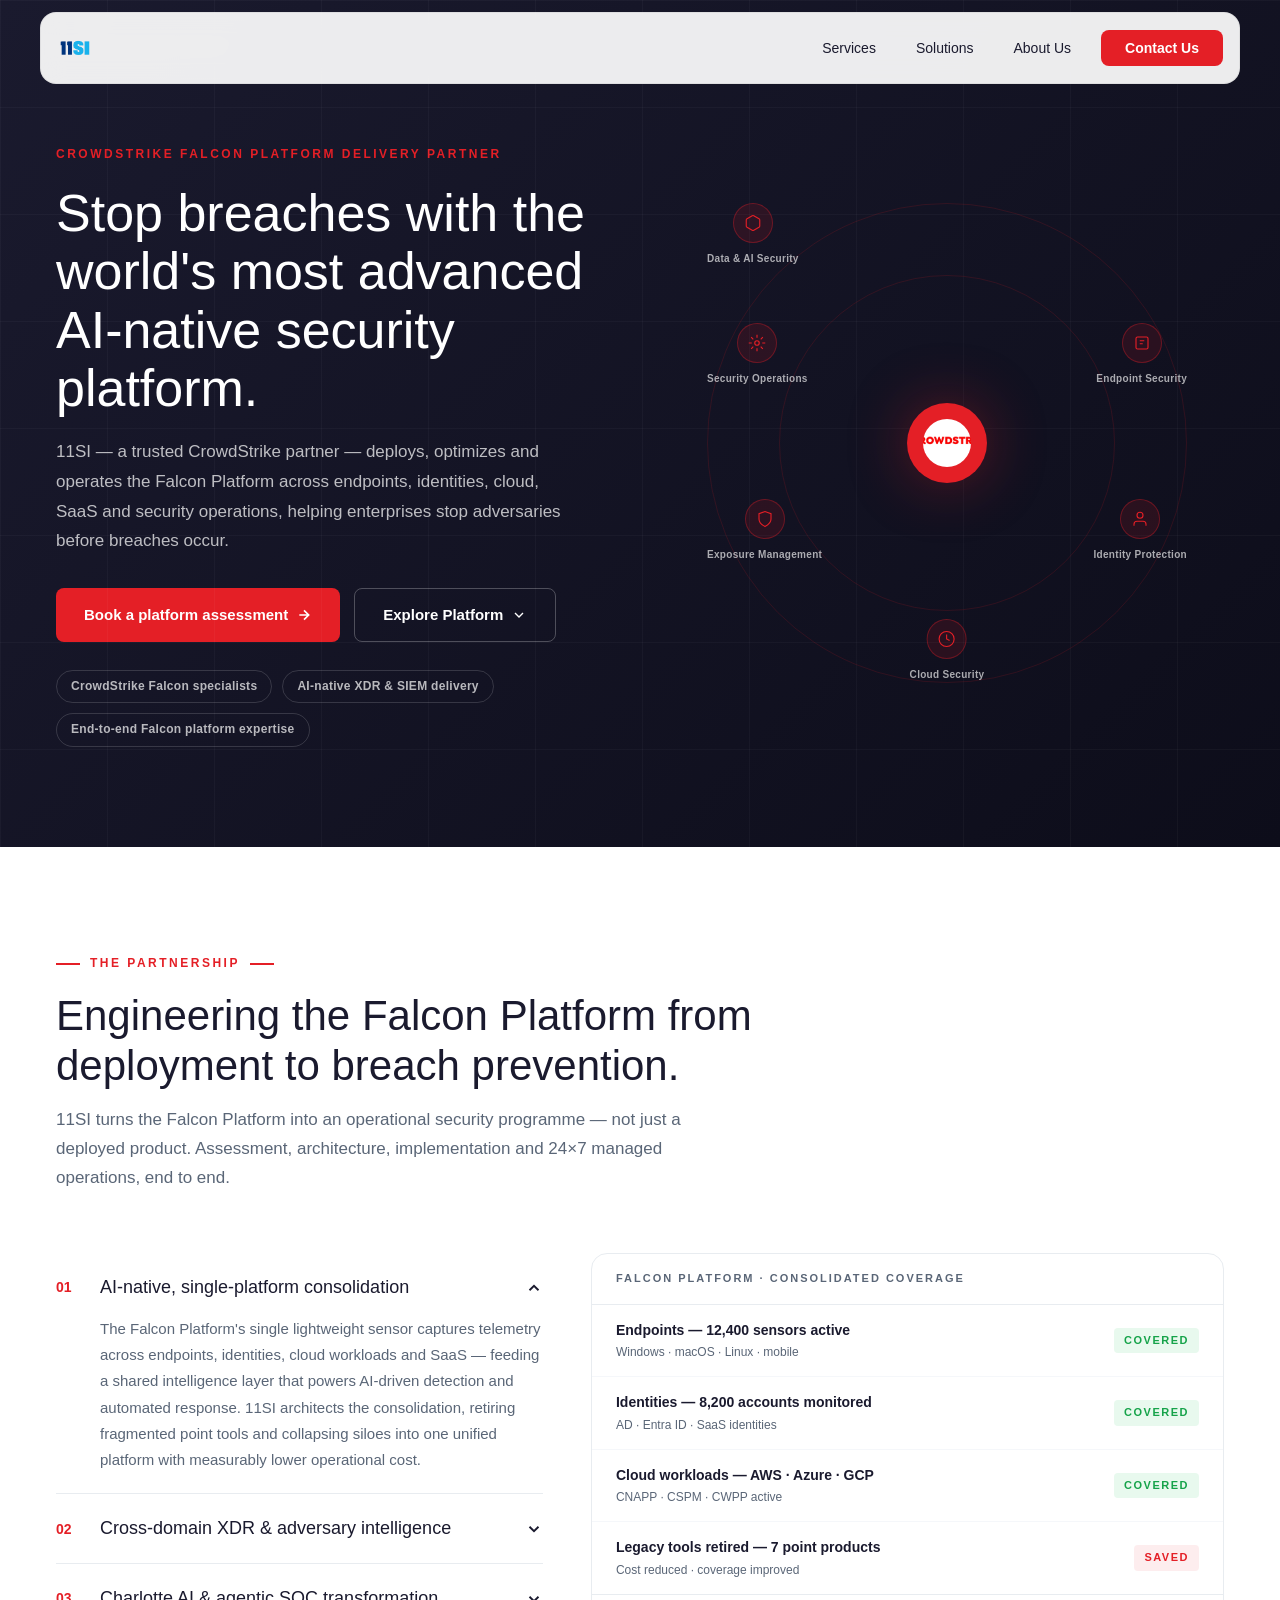
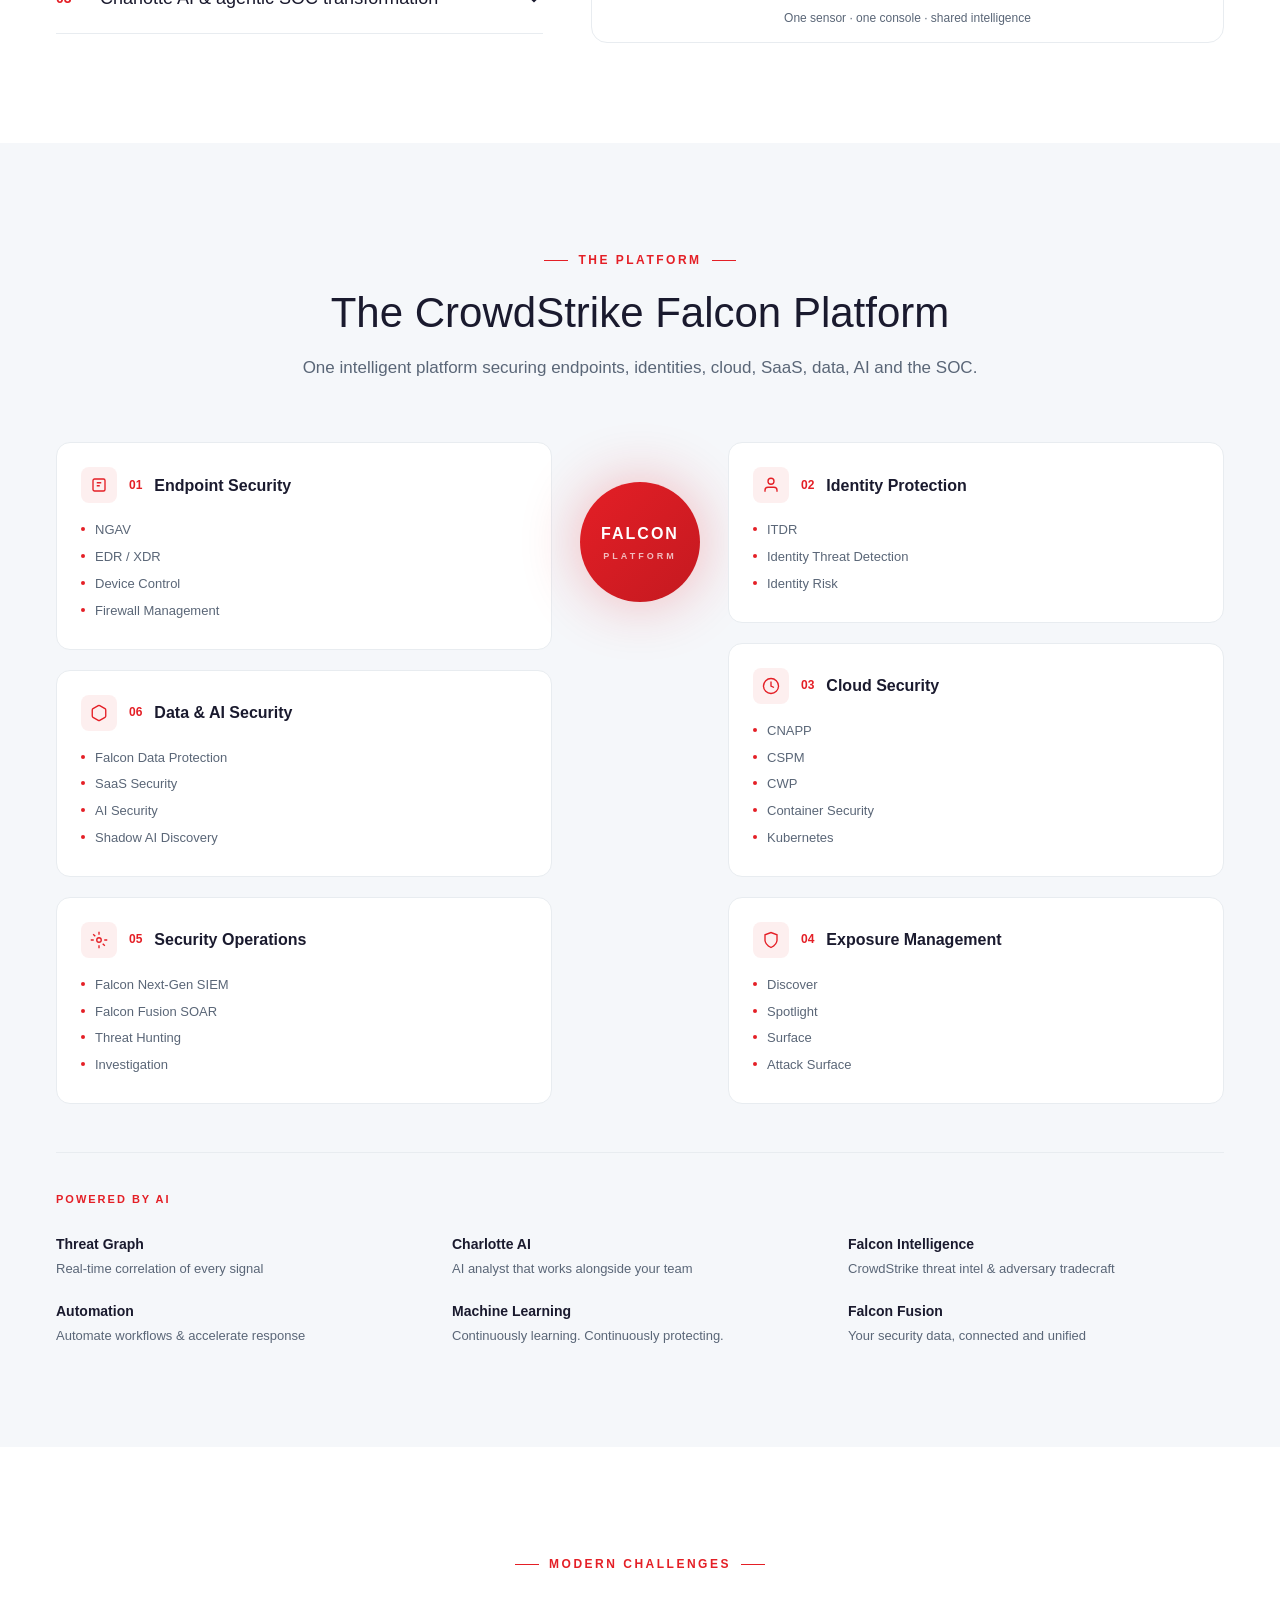
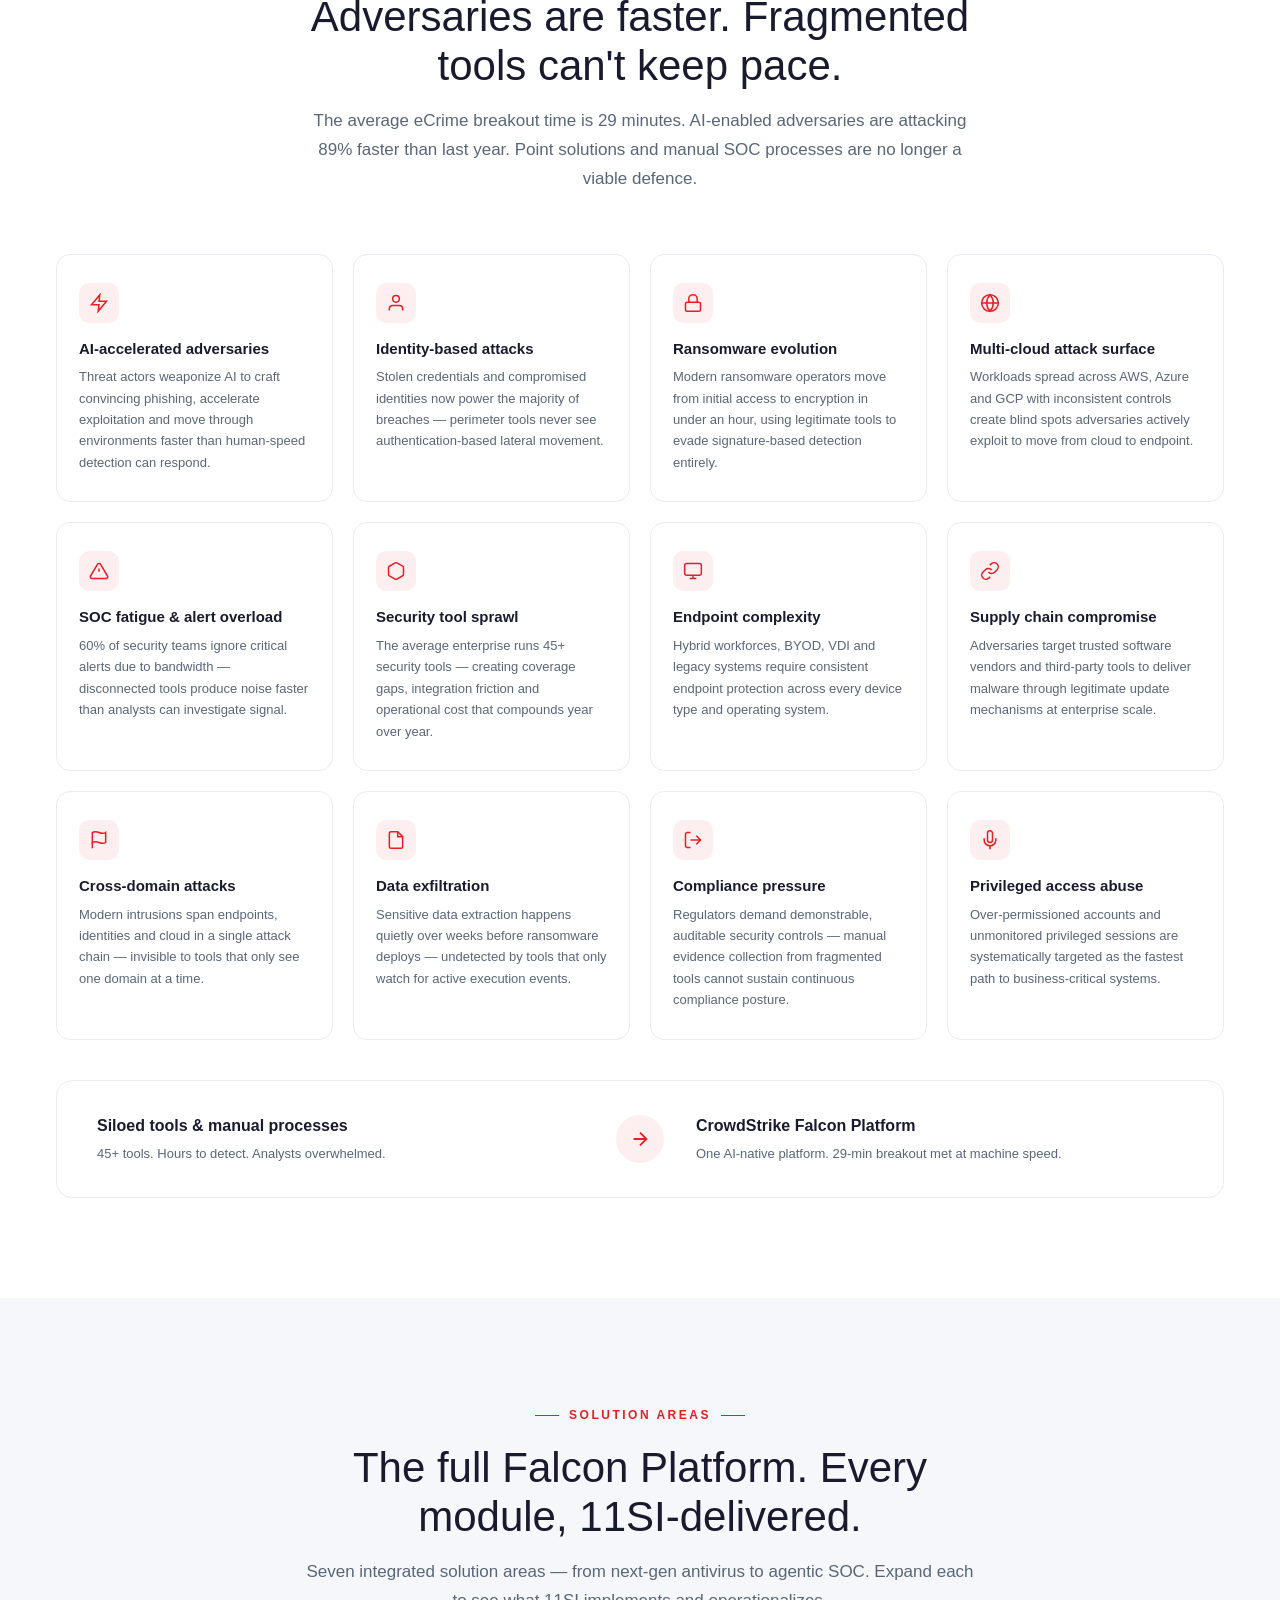
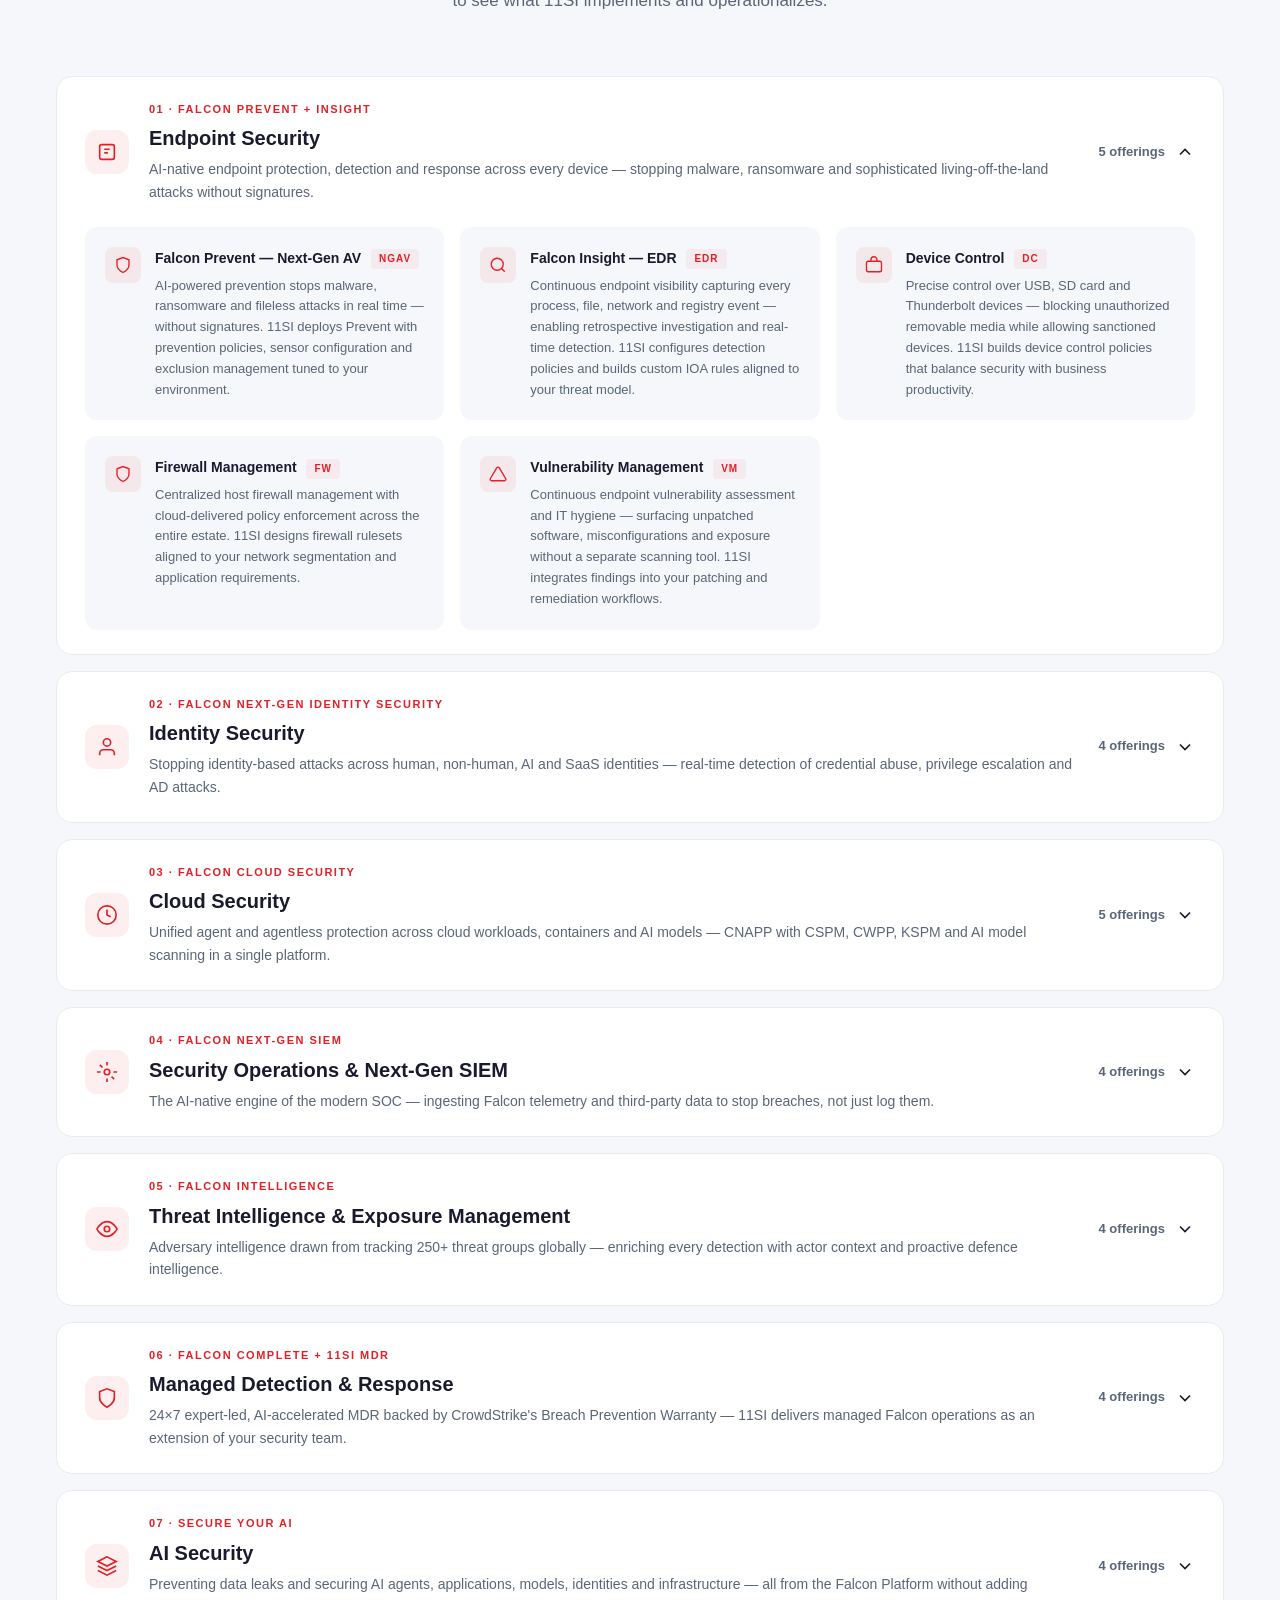
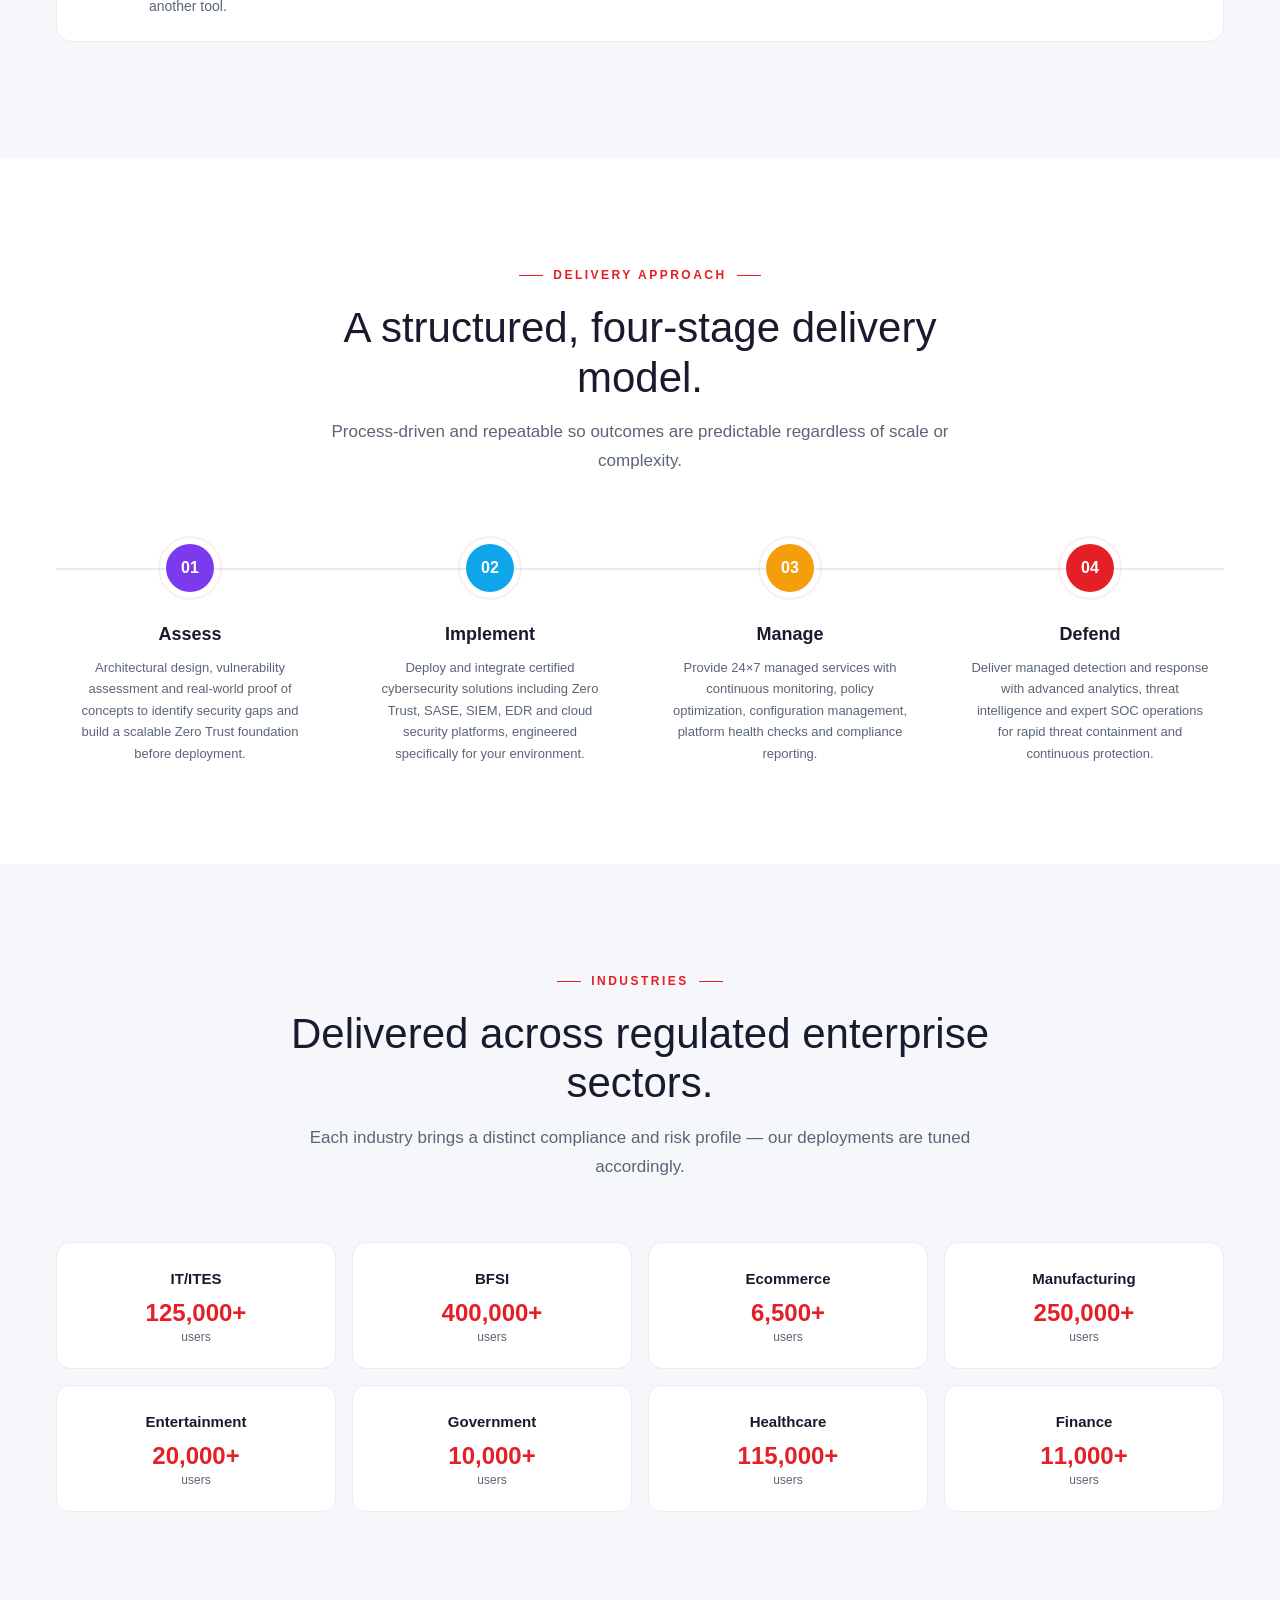
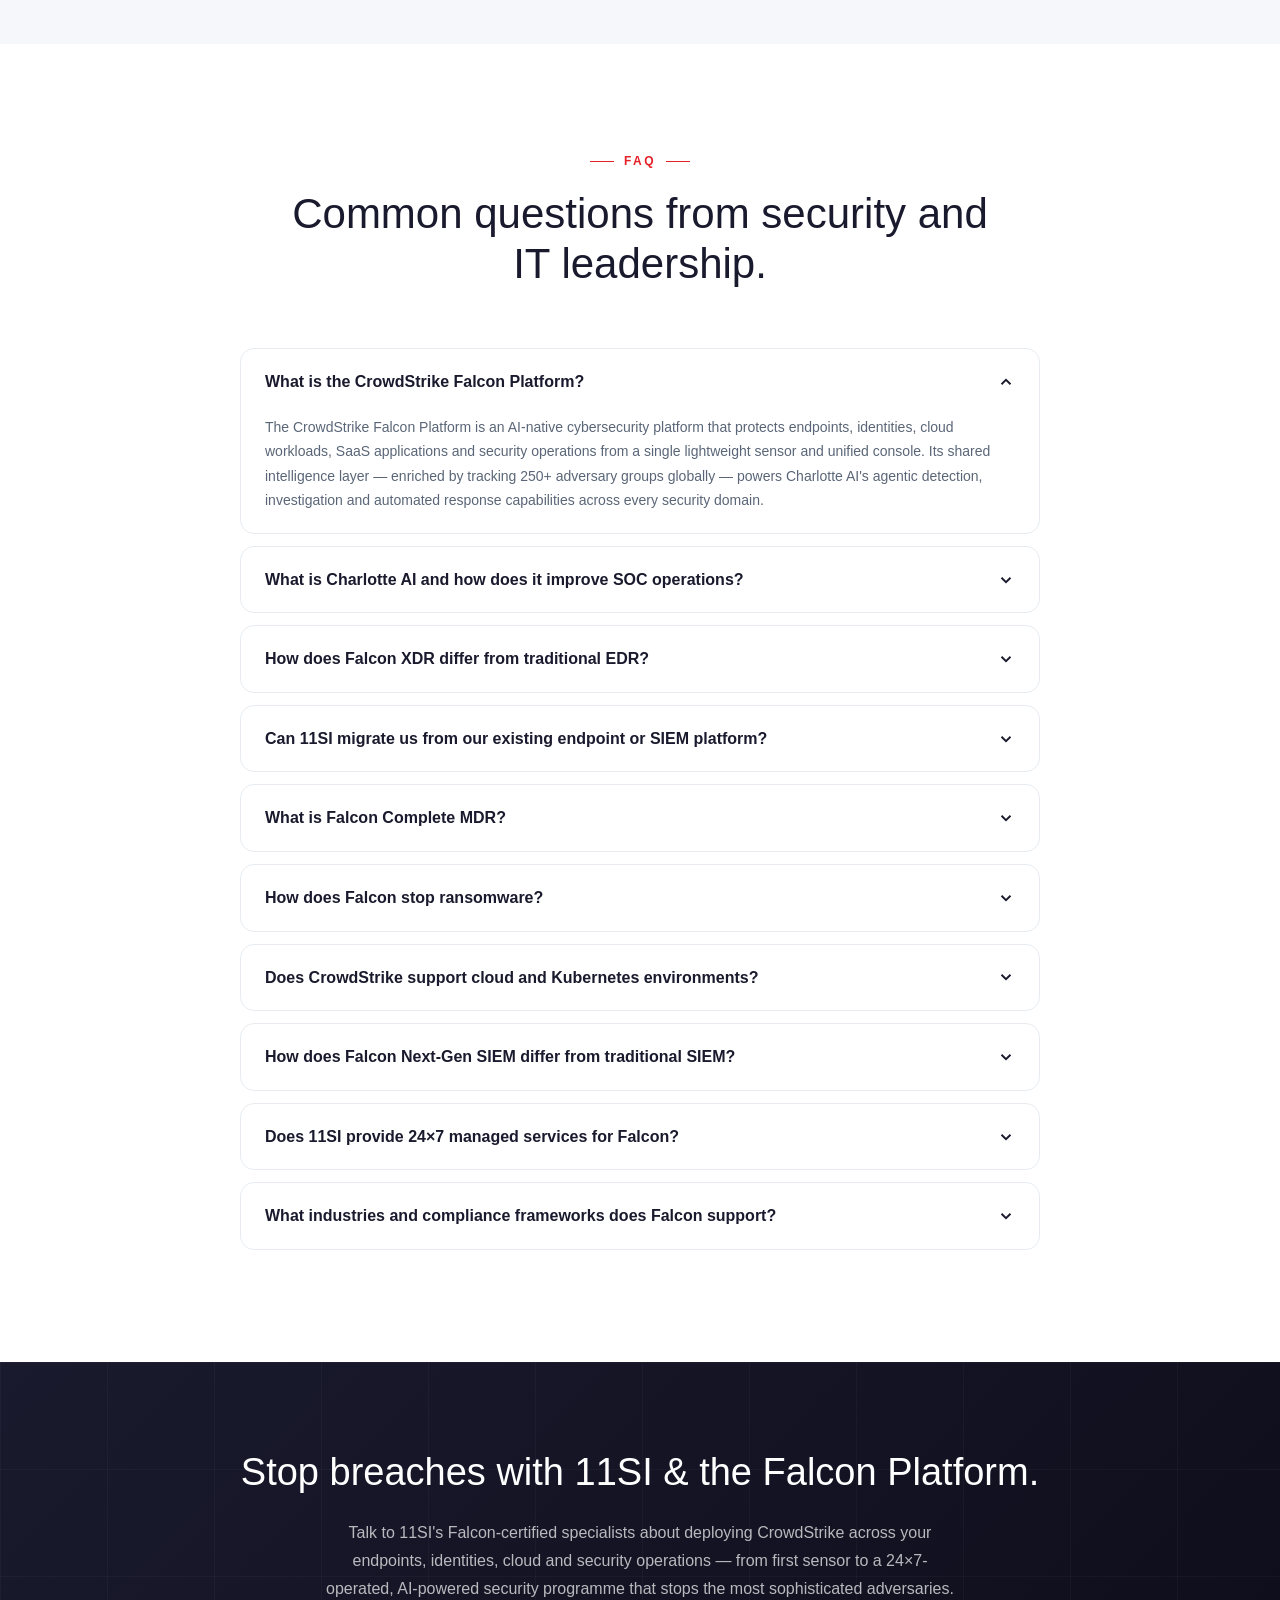
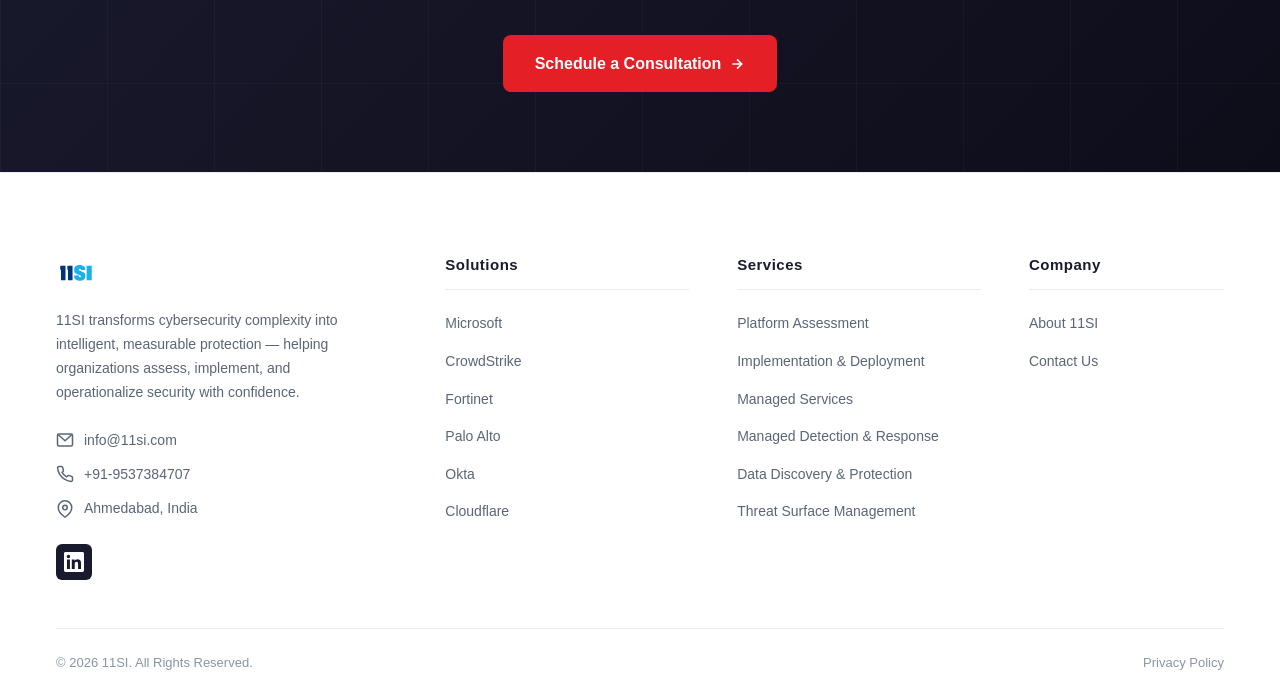
<file: solutions/crowdstrike.html>
<!DOCTYPE html>
<html lang="en">
<head>
  <meta charset="UTF-8">
  <meta name="viewport" content="width=device-width, initial-scale=1.0">
  <meta name="description" content="11SI is a trusted CrowdStrike Falcon Platform delivery partner — deploying, optimizing and operating Falcon across endpoints, identities, cloud, SaaS and security operations.">
  <meta name="keywords" content="CrowdStrike, Falcon Platform, XDR, SIEM, MDR, endpoint security, identity protection, cloud security, Charlotte AI, 11SI, cybersecurity">
  <meta name="author" content="11SI">
  <meta name="robots" content="index, follow">
  <meta name="theme-color" content="#E41F26">

  <meta property="og:type" content="website">
  <meta property="og:title" content="CrowdStrike Falcon Platform | 11SI">
  <meta property="og:description" content="11SI deploys, optimizes and operates the CrowdStrike Falcon Platform — AI-native security across endpoints, identities, cloud and SOC.">
  <meta property="og:url" content="https://11si.com/solutions/crowdstrike.html">
  <meta property="og:site_name" content="11SI">

  <title>CrowdStrike Falcon Platform | 11SI</title>

  <link rel="preconnect" href="https://api.fontshare.com" crossorigin>
  <link href="https://api.fontshare.com/v2/css?f[]=satoshi@300,400,500,600,700,800,900&display=swap" rel="stylesheet">
  <link rel="stylesheet" href="../css/styles.css">

  <style>
    /* ===== Solution Page Specific Styles ===== */

    /* --- Section Shared --- */
    .sol-section {
      padding: 100px 0;
      position: relative;
    }
    .sol-section.sol-alt {
      background: var(--gray-50);
    }
    .sol-section-label {
      display: inline-flex;
      align-items: center;
      gap: 10px;
      font-size: 12px;
      font-weight: 700;
      letter-spacing: 2.5px;
      text-transform: uppercase;
      color: var(--color-accent);
      margin-bottom: 18px;
    }
    .sol-section-label::before,
    .sol-section-label::after {
      content: '';
      width: 24px;
      height: 1.5px;
      background: var(--color-accent);
    }
    .sol-section-title {
      font-size: 42px;
      font-weight: 500;
      line-height: 1.18;
      color: var(--color-text);
      margin-bottom: 16px;
      max-width: 720px;
    }
    .sol-section-subtitle {
      font-size: 17px;
      color: var(--color-text-secondary);
      line-height: 1.7;
      max-width: 680px;
    }
    .sol-section-header {
      margin-bottom: 60px;
    }
    .sol-section-header.center {
      text-align: center;
    }
    .sol-section-header.center .sol-section-title,
    .sol-section-header.center .sol-section-subtitle {
      margin-left: auto;
      margin-right: auto;
    }

    /* --- Hero --- */
    .sol-hero {
      padding: 140px 0 100px;
      position: relative;
      overflow: hidden;
      background: linear-gradient(135deg, #1A1A2E 0%, #0D0D1A 100%);
      color: #fff;
    }
    .sol-hero .container {
      display: grid;
      grid-template-columns: 1fr 1fr;
      gap: 60px;
      align-items: center;
    }
    .sol-hero-eyebrow {
      display: inline-flex;
      align-items: center;
      gap: 8px;
      font-size: 12px;
      font-weight: 700;
      letter-spacing: 2.5px;
      text-transform: uppercase;
      color: var(--color-accent);
      margin-bottom: 20px;
    }
    .sol-hero h1 {
      font-size: 52px;
      font-weight: 500;
      line-height: 1.12;
      margin-bottom: 20px;
      color: #fff;
    }
    .sol-hero-desc {
      font-size: 17px;
      line-height: 1.75;
      color: rgba(255,255,255,0.72);
      margin-bottom: 32px;
      max-width: 520px;
    }
    .sol-hero-ctas {
      display: flex;
      gap: 14px;
      flex-wrap: wrap;
    }
    .sol-hero-ctas .btn-primary {
      display: inline-flex;
      align-items: center;
      gap: 8px;
      padding: 14px 28px;
      background: var(--color-accent);
      color: #fff;
      font-size: 15px;
      font-weight: 600;
      border-radius: 8px;
      transition: background 0.3s;
    }
    .sol-hero-ctas .btn-primary:hover {
      background: var(--color-hover);
    }
    .sol-hero-ctas .btn-outline {
      display: inline-flex;
      align-items: center;
      gap: 8px;
      padding: 14px 28px;
      border: 1.5px solid rgba(255,255,255,0.25);
      color: #fff;
      font-size: 15px;
      font-weight: 600;
      border-radius: 8px;
      transition: border-color 0.3s, background 0.3s;
    }
    .sol-hero-ctas .btn-outline:hover {
      border-color: rgba(255,255,255,0.5);
      background: rgba(255,255,255,0.06);
    }
    .sol-hero-badges {
      display: flex;
      gap: 10px;
      flex-wrap: wrap;
      margin-top: 28px;
    }
    .sol-hero-badges span {
      padding: 6px 14px;
      border: 1px solid rgba(255,255,255,0.15);
      border-radius: 20px;
      font-size: 12px;
      font-weight: 600;
      color: rgba(255,255,255,0.7);
      letter-spacing: 0.3px;
    }

    /* Hero Graphic — Orbit */
    .sol-hero-graphic {
      position: relative;
      width: 100%;
      aspect-ratio: 1;
      max-width: 480px;
      margin: 0 auto;
    }
    .orbit-container {
      position: relative;
      width: 100%;
      height: 100%;
    }
    .orbit-ring {
      position: absolute;
      border-radius: 50%;
      border: 1px solid rgba(228,31,38,0.15);
      top: 50%; left: 50%;
      transform: translate(-50%,-50%);
    }
    .orbit-ring-1 { width: 70%; height: 70%; }
    .orbit-ring-2 { width: 100%; height: 100%; }
    .orbit-center {
      position: absolute;
      top: 50%; left: 50%;
      transform: translate(-50%,-50%);
      width: 80px; height: 80px;
      background: var(--color-accent);
      border-radius: 50%;
      display: flex;
      flex-direction: column;
      align-items: center;
      justify-content: center;
      box-shadow: 0 0 60px rgba(228,31,38,0.35);
      z-index: 2;
    }
    .orbit-center-logo {
      font-size: 14px;
      font-weight: 800;
      letter-spacing: 2px;
      color: #fff;
    }
    .orbit-center-sub {
      font-size: 8px;
      font-weight: 600;
      letter-spacing: 3px;
      color: rgba(255,255,255,0.7);
      margin-top: 2px;
    }
    .orbit-node {
      position: absolute;
      display: flex;
      flex-direction: column;
      align-items: center;
      gap: 8px;
      z-index: 3;
    }
    .orbit-node-dot {
      width: 40px; height: 40px;
      border-radius: 50%;
      background: rgba(228,31,38,0.12);
      border: 1.5px solid rgba(228,31,38,0.35);
      display: flex;
      align-items: center;
      justify-content: center;
    }
    .orbit-node-dot svg {
      width: 18px; height: 18px;
      stroke: var(--color-accent);
      fill: none;
      stroke-width: 1.5;
    }
    .orbit-node-label {
      font-size: 10px;
      font-weight: 600;
      color: rgba(255,255,255,0.65);
      text-align: center;
      white-space: nowrap;
      letter-spacing: 0.3px;
    }
    .orbit-node:nth-child(3) { top: 0%; left: 50%; transform: translateX(-50%); }
    .orbit-node:nth-child(4) { top: 25%; right: 0%; transform: translateX(0); }
    .orbit-node:nth-child(5) { bottom: 25%; right: 0%; }
    .orbit-node:nth-child(6) { bottom: 0%; left: 50%; transform: translateX(-50%); }
    .orbit-node:nth-child(7) { bottom: 25%; left: 0%; }
    .orbit-node:nth-child(8) { top: 25%; left: 0%; }

    /* Grid BG overlay for hero */
    .sol-hero::before {
      content: '';
      position: absolute;
      inset: 0;
      background-image:
        linear-gradient(rgba(255,255,255,0.03) 1px, transparent 1px),
        linear-gradient(90deg, rgba(255,255,255,0.03) 1px, transparent 1px);
      background-size: 107px 107px;
      pointer-events: none;
    }

    /* --- Partnership Section --- */
    .partner-grid {
      display: grid;
      grid-template-columns: 1fr 1.3fr;
      gap: 48px;
      align-items: start;
    }
    .accord-item {
      border-bottom: 1px solid var(--gray-100);
      padding: 20px 0;
      cursor: pointer;
    }
    .accord-header {
      display: flex;
      align-items: center;
      gap: 16px;
    }
    .accord-num {
      font-size: 14px;
      font-weight: 700;
      color: var(--color-accent);
      min-width: 28px;
    }
    .accord-header h3 {
      font-size: 18px;
      font-weight: 500;
      flex: 1;
    }
    .accord-chevron {
      transition: transform 0.3s;
    }
    .accord-item.active .accord-chevron {
      transform: rotate(180deg);
    }
    .accord-body {
      max-height: 0;
      overflow: hidden;
      transition: max-height 0.4s ease, padding 0.3s ease;
    }
    .accord-item.active .accord-body {
      max-height: 300px;
      padding-top: 14px;
    }
    .accord-body p {
      font-size: 15px;
      color: var(--color-text-secondary);
      line-height: 1.75;
      padding-left: 44px;
    }

    /* Engine Panel */
    .engine-panel {
      background: #fff;
      border: 1px solid var(--gray-100);
      border-radius: 16px;
      overflow: hidden;
    }
    .engine-header {
      padding: 16px 24px;
      border-bottom: 1px solid var(--gray-100);
      font-size: 11px;
      font-weight: 700;
      letter-spacing: 2px;
      text-transform: uppercase;
      color: var(--color-text-secondary);
    }
    .engine-body {
      padding: 0;
    }
    .policy-row {
      display: flex;
      justify-content: space-between;
      align-items: center;
      padding: 14px 24px;
      border-bottom: 1px solid var(--gray-50);
    }
    .policy-row:last-child { border-bottom: none; }
    .policy-name {
      font-size: 14px;
      font-weight: 600;
      color: var(--color-text);
    }
    .policy-sub {
      font-size: 12px;
      color: var(--color-text-secondary);
      margin-top: 2px;
    }
    .policy-badge {
      font-size: 11px;
      font-weight: 700;
      letter-spacing: 1.5px;
      text-transform: uppercase;
      padding: 4px 10px;
      border-radius: 4px;
      background: rgba(34,197,94,0.1);
      color: #16a34a;
    }
    .policy-badge.saved {
      background: rgba(228,31,38,0.08);
      color: var(--color-accent);
    }
    .engine-footer {
      padding: 14px 24px;
      border-top: 1px solid var(--gray-100);
      font-size: 12px;
      color: var(--color-text-secondary);
      text-align: center;
      font-weight: 500;
    }

    /* --- Platform Architecture --- */
    .cs-arch {
      display: grid;
      grid-template-columns: 1fr auto 1fr;
      gap: 28px;
      align-items: start;
    }
    .cs-col {
      display: flex;
      flex-direction: column;
      gap: 20px;
    }
    .cs-module-card {
      background: #fff;
      border: 1px solid var(--gray-100);
      border-radius: 14px;
      padding: 24px;
      transition: box-shadow 0.3s;
    }
    .cs-module-card:hover {
      box-shadow: var(--shadow-md);
    }
    .cs-mod-header {
      display: flex;
      align-items: center;
      gap: 12px;
      margin-bottom: 14px;
    }
    .cs-mod-icon {
      width: 36px; height: 36px;
      border-radius: 8px;
      background: var(--accent-wash);
      display: flex;
      align-items: center;
      justify-content: center;
    }
    .cs-mod-icon svg {
      width: 18px; height: 18px;
      stroke: var(--color-accent);
      fill: none;
      stroke-width: 1.8;
    }
    .cs-mod-num {
      font-size: 12px;
      font-weight: 700;
      color: var(--color-accent);
    }
    .cs-mod-header h4 {
      font-size: 16px;
      font-weight: 600;
    }
    .cs-module-card ul {
      list-style: none;
      padding: 0;
    }
    .cs-module-card li {
      font-size: 13px;
      color: var(--color-text-secondary);
      padding: 3px 0;
      padding-left: 14px;
      position: relative;
    }
    .cs-module-card li::before {
      content: '';
      width: 4px; height: 4px;
      border-radius: 50%;
      background: var(--color-accent);
      position: absolute;
      left: 0; top: 10px;
    }
    .cs-center {
      display: flex;
      align-items: center;
      justify-content: center;
      padding-top: 40px;
    }
    .cs-center-circle {
      width: 120px; height: 120px;
      border-radius: 50%;
      background: linear-gradient(135deg, var(--color-accent), #C41920);
      display: flex;
      flex-direction: column;
      align-items: center;
      justify-content: center;
      box-shadow: 0 0 60px rgba(228,31,38,0.3);
    }
    .cs-center-logo {
      font-size: 16px;
      font-weight: 800;
      letter-spacing: 2px;
      color: #fff;
    }
    .cs-center-sub {
      font-size: 9px;
      font-weight: 600;
      letter-spacing: 3px;
      color: rgba(255,255,255,0.7);
      margin-top: 2px;
    }
    .powered-section {
      margin-top: 48px;
      padding: 32px 0 0;
      border-top: 1px solid var(--gray-100);
    }
    .powered-badge {
      display: inline-block;
      font-size: 11px;
      font-weight: 700;
      letter-spacing: 2px;
      text-transform: uppercase;
      color: var(--color-accent);
      margin-bottom: 24px;
    }
    .powered-grid {
      display: grid;
      grid-template-columns: repeat(3, 1fr);
      gap: 20px;
    }
    .powered-item h5 {
      font-size: 14px;
      font-weight: 600;
      margin-bottom: 4px;
    }
    .powered-item p {
      font-size: 13px;
      color: var(--color-text-secondary);
      line-height: 1.6;
    }

    /* --- Challenges Grid --- */
    .zt-grid {
      display: grid;
      grid-template-columns: repeat(4, 1fr);
      gap: 20px;
      margin-bottom: 40px;
    }
    .zt-card {
      background: #fff;
      border: 1px solid var(--gray-100);
      border-radius: 14px;
      padding: 28px 22px;
      transition: box-shadow 0.3s, transform 0.3s;
    }
    .zt-card:hover {
      box-shadow: var(--shadow-md);
      transform: translateY(-3px);
    }
    .zt-icon-box {
      width: 40px; height: 40px;
      border-radius: 10px;
      background: var(--accent-wash);
      display: flex;
      align-items: center;
      justify-content: center;
      margin-bottom: 16px;
    }
    .zt-icon-box svg {
      width: 20px; height: 20px;
      stroke: var(--color-accent);
      fill: none;
      stroke-width: 1.8;
    }
    .zt-card h3 {
      font-size: 15px;
      font-weight: 600;
      margin-bottom: 8px;
      line-height: 1.3;
    }
    .zt-card p {
      font-size: 13px;
      color: var(--color-text-secondary);
      line-height: 1.65;
    }
    .zt-banner {
      display: grid;
      grid-template-columns: 1fr auto 1fr;
      gap: 32px;
      align-items: center;
      background: #fff;
      border: 1px solid var(--gray-100);
      border-radius: 16px;
      padding: 32px 40px;
    }
    .zt-banner-side h4 {
      font-size: 16px;
      font-weight: 600;
      margin-bottom: 6px;
    }
    .zt-banner-side p {
      font-size: 13px;
      color: var(--color-text-secondary);
    }
    .zt-banner-arrow {
      width: 48px; height: 48px;
      border-radius: 50%;
      background: var(--accent-wash);
      display: flex;
      align-items: center;
      justify-content: center;
    }
    .zt-banner-arrow svg {
      width: 22px; height: 22px;
      stroke: var(--color-accent);
      fill: none;
      stroke-width: 2;
    }

    /* --- Pillar / Solution Area Cards --- */
    .pillar-card {
      background: #fff;
      border: 1px solid var(--gray-100);
      border-radius: 16px;
      margin-bottom: 16px;
      overflow: hidden;
      transition: box-shadow 0.3s;
    }
    .pillar-card:hover {
      box-shadow: var(--shadow-sm);
    }
    .pillar-header {
      display: flex;
      align-items: center;
      padding: 24px 28px;
      cursor: pointer;
      gap: 20px;
    }
    .pillar-icon-wrap {
      width: 44px; height: 44px;
      border-radius: 12px;
      background: var(--accent-wash);
      display: flex;
      align-items: center;
      justify-content: center;
      flex-shrink: 0;
    }
    .pillar-icon-wrap svg {
      width: 22px; height: 22px;
      stroke: var(--color-accent);
      fill: none;
      stroke-width: 1.8;
    }
    .pillar-meta {
      flex: 1;
    }
    .pillar-meta .pillar-sub {
      font-size: 11px;
      font-weight: 700;
      letter-spacing: 1.5px;
      text-transform: uppercase;
      color: var(--color-accent);
      margin-bottom: 4px;
    }
    .pillar-meta h3 {
      font-size: 20px;
      font-weight: 600;
      margin-bottom: 4px;
    }
    .pillar-meta p {
      font-size: 14px;
      color: var(--color-text-secondary);
      line-height: 1.6;
    }
    .pillar-controls {
      display: flex;
      align-items: center;
      gap: 10px;
      flex-shrink: 0;
    }
    .pillar-controls .count-badge {
      font-size: 13px;
      font-weight: 600;
      color: var(--color-text-secondary);
    }
    .pillar-chevron {
      transition: transform 0.3s;
    }
    .pillar-card.expanded .pillar-chevron {
      transform: rotate(180deg);
    }
    .pillar-content-wrapper {
      max-height: 0;
      overflow: hidden;
      transition: max-height 0.5s ease;
    }
    .pillar-card.expanded .pillar-content-wrapper {
      max-height: 2000px;
    }
    .pillar-content {
      padding: 0 28px 24px;
      display: grid;
      grid-template-columns: repeat(auto-fill, minmax(280px, 1fr));
      gap: 16px;
    }
    .offering-card {
      background: var(--gray-50);
      border-radius: 12px;
      padding: 20px;
      display: flex;
      gap: 14px;
    }
    .offering-icon {
      width: 36px; height: 36px;
      border-radius: 8px;
      background: var(--accent-wash);
      display: flex;
      align-items: center;
      justify-content: center;
      flex-shrink: 0;
    }
    .offering-icon svg {
      width: 18px; height: 18px;
      stroke: var(--color-accent);
      fill: none;
      stroke-width: 1.8;
    }
    .offering-meta h4 {
      font-size: 14px;
      font-weight: 600;
      margin-bottom: 6px;
    }
    .offering-meta .offering-tag {
      display: inline-block;
      font-size: 10px;
      font-weight: 700;
      letter-spacing: 1px;
      text-transform: uppercase;
      color: var(--color-accent);
      background: rgba(228,31,38,0.06);
      padding: 2px 8px;
      border-radius: 4px;
      margin-left: 6px;
      vertical-align: middle;
    }
    .offering-meta p {
      font-size: 13px;
      color: var(--color-text-secondary);
      line-height: 1.6;
    }

    /* --- Delivery Timeline --- */
    .timeline-wrapper {
      position: relative;
    }
    .timeline-line {
      position: absolute;
      top: 32px;
      left: 0;
      right: 0;
      height: 2px;
      background: var(--gray-100);
      z-index: 0;
    }
    .timeline-grid {
      display: grid;
      grid-template-columns: repeat(4, 1fr);
      gap: 32px;
      position: relative;
      z-index: 1;
    }
    .timeline-step {
      text-align: center;
    }
    .halo-ring {
      width: 64px; height: 64px;
      border-radius: 50%;
      border: 2px solid var(--accent-wash);
      display: flex;
      align-items: center;
      justify-content: center;
      margin: 0 auto 20px;
      position: relative;
    }
    .step-circle {
      width: 48px; height: 48px;
      border-radius: 50%;
      display: flex;
      align-items: center;
      justify-content: center;
      font-size: 16px;
      font-weight: 700;
      color: #fff;
    }
    .step-1 { background: #7C3AED; }
    .step-2 { background: #0EA5E9; }
    .step-3 { background: #F59E0B; }
    .step-4 { background: var(--color-accent); }
    .timeline-step h3 {
      font-size: 18px;
      font-weight: 600;
      margin-bottom: 8px;
    }
    .timeline-step p {
      font-size: 13px;
      color: var(--color-text-secondary);
      line-height: 1.65;
      max-width: 240px;
      margin: 0 auto;
    }

    /* --- Industries --- */
    .industries-grid {
      display: grid;
      grid-template-columns: repeat(4, 1fr);
      gap: 16px;
      margin-bottom: 32px;
    }
    .industry-card {
      background: #fff;
      border: 1px solid var(--gray-100);
      border-radius: 14px;
      padding: 24px 20px;
      text-align: center;
      transition: box-shadow 0.3s;
    }
    .industry-card:hover {
      box-shadow: var(--shadow-sm);
    }
    .industry-sector {
      font-size: 15px;
      font-weight: 600;
      margin-bottom: 8px;
    }
    .industry-users {
      font-size: 24px;
      font-weight: 700;
      color: var(--color-accent);
      line-height: 1.2;
    }
    .industry-users span {
      display: block;
      font-size: 12px;
      font-weight: 500;
      color: var(--color-text-secondary);
      margin-top: 2px;
    }
    .industry-note {
      text-align: center;
      font-size: 14px;
      color: var(--color-text-secondary);
      line-height: 1.6;
      max-width: 600px;
      margin: 0 auto;
    }

    /* --- FAQ --- */
    .faq-wrapper {
      max-width: 800px;
      margin: 0 auto;
    }
    .faq-card {
      border: 1px solid var(--gray-100);
      border-radius: 14px;
      margin-bottom: 12px;
      overflow: hidden;
      background: #fff;
    }
    .faq-header {
      display: flex;
      justify-content: space-between;
      align-items: center;
      padding: 20px 24px;
      cursor: pointer;
      gap: 16px;
    }
    .faq-header h3 {
      font-size: 16px;
      font-weight: 600;
      flex: 1;
    }
    .faq-icon {
      transition: transform 0.3s;
      flex-shrink: 0;
    }
    .faq-card.active .faq-icon {
      transform: rotate(180deg);
    }
    .faq-body {
      max-height: 0;
      overflow: hidden;
      transition: max-height 0.4s ease;
    }
    .faq-card.active .faq-body {
      max-height: 400px;
    }
    .faq-answer {
      padding: 0 24px 20px;
      font-size: 14px;
      color: var(--color-text-secondary);
      line-height: 1.75;
    }

    /* --- CTA Banner --- */
    .sol-cta-banner {
      padding: 80px 0;
      background: linear-gradient(135deg, #1A1A2E 0%, #0D0D1A 100%);
      color: #fff;
      text-align: center;
      position: relative;
      overflow: hidden;
    }
    .sol-cta-banner::before {
      content: '';
      position: absolute;
      inset: 0;
      background-image:
        linear-gradient(rgba(255,255,255,0.03) 1px, transparent 1px),
        linear-gradient(90deg, rgba(255,255,255,0.03) 1px, transparent 1px);
      background-size: 107px 107px;
      pointer-events: none;
    }
    .sol-cta-banner h2 {
      font-size: 38px;
      font-weight: 500;
      margin-bottom: 16px;
      position: relative;
      z-index: 1;
    }
    .sol-cta-banner p {
      font-size: 16px;
      color: rgba(255,255,255,0.7);
      line-height: 1.75;
      max-width: 640px;
      margin: 0 auto 32px;
      position: relative;
      z-index: 1;
    }
    .sol-cta-banner .btn-primary {
      display: inline-flex;
      align-items: center;
      gap: 8px;
      padding: 16px 32px;
      background: var(--color-accent);
      color: #fff;
      font-size: 16px;
      font-weight: 600;
      border-radius: 8px;
      transition: background 0.3s;
      position: relative;
      z-index: 1;
    }
    .sol-cta-banner .btn-primary:hover {
      background: var(--color-hover);
    }

    /* --- Responsive --- */
    @media (max-width: 1024px) {
      .sol-hero .container {
        grid-template-columns: 1fr;
        gap: 40px;
      }
      .sol-hero-graphic {
        max-width: 360px;
      }
      .sol-hero h1 { font-size: 40px; }
      .sol-section-title { font-size: 34px; }
      .partner-grid { grid-template-columns: 1fr; }
      .cs-arch { grid-template-columns: 1fr; }
      .cs-center { padding: 20px 0; }
      .zt-grid { grid-template-columns: repeat(2, 1fr); }
      .timeline-grid { grid-template-columns: repeat(2, 1fr); }
      .timeline-line { display: none; }
      .industries-grid { grid-template-columns: repeat(2, 1fr); }
      .powered-grid { grid-template-columns: repeat(2, 1fr); }
    }

    @media (max-width: 768px) {
      .sol-hero { padding: 120px 0 60px; }
      .sol-hero h1 { font-size: 32px; }
      .sol-section { padding: 60px 0; }
      .sol-section-title { font-size: 28px; }
      .zt-grid { grid-template-columns: 1fr; }
      .zt-banner { grid-template-columns: 1fr; text-align: center; }
      .zt-banner-arrow { margin: 0 auto; }
      .timeline-grid { grid-template-columns: 1fr; gap: 24px; }
      .pillar-header { flex-wrap: wrap; }
      .pillar-content { grid-template-columns: 1fr; }
      .industries-grid { grid-template-columns: 1fr 1fr; }
      .sol-cta-banner h2 { font-size: 28px; }
      .cs-col { gap: 14px; }
    }

    @media (max-width: 480px) {
      .sol-hero h1 { font-size: 28px; }
      .sol-hero-ctas { flex-direction: column; }
      .sol-hero-badges { gap: 6px; }
      .sol-section-title { font-size: 24px; }
      .industries-grid { grid-template-columns: 1fr; }
      .sol-cta-banner h2 { font-size: 24px; }
    }

    /* Animate on scroll */
    .fade-up {
      opacity: 0;
      transform: translateY(30px);
      transition: opacity 0.7s ease, transform 0.7s ease;
    }
    .fade-up.visible {
      opacity: 1;
      transform: translateY(0);
    }
  </style>
</head>
<body>

  <!-- NAVBAR -->
  <nav class="navbar" id="navbar" role="navigation" aria-label="Main navigation">
    <div class="nav-container">
      <a href="/" class="nav-logo" aria-label="11SI Home">
        <img src="../images/logo.png" alt="11SI Logo" width="100" height="40">
      </a>
      <button class="nav-toggle" id="navToggle" aria-label="Toggle navigation menu" aria-expanded="false">
        <span></span><span></span><span></span>
      </button>
      <ul class="nav-menu" id="navMenu" role="menubar">
        <li class="nav-item has-dropdown" role="none">
          <a href="/#services" class="nav-link" role="menuitem" aria-haspopup="true">Services</a>
          <ul class="dropdown" role="menu">
            <li role="none"><a href="/#services" role="menuitem">Platform Assessment</a></li>
            <li role="none"><a href="/#services" role="menuitem">Implementation &amp; Deployment</a></li>
            <li role="none"><a href="/#services" role="menuitem">Managed Services</a></li>
            <li role="none"><a href="/#services" role="menuitem">Managed Detection &amp; Response</a></li>
            <li role="none"><a href="/#services" role="menuitem">Data Discovery &amp; Protection</a></li>
            <li role="none"><a href="/#services" role="menuitem">Threat Surface Management</a></li>
          </ul>
        </li>
        <li class="nav-item has-dropdown" role="none">
          <a href="/#partners" class="nav-link" role="menuitem" aria-haspopup="true">Solutions</a>
          <ul class="dropdown" role="menu">
            <li role="none"><a href="/solutions/microsoft.html" role="menuitem">Microsoft</a></li>
            <li role="none"><a href="/solutions/crowdstrike.html" role="menuitem">CrowdStrike</a></li>
            <li role="none"><a href="/solutions/fortinet.html" role="menuitem">Fortinet</a></li>
            <li role="none"><a href="/solutions/palo-alto.html" role="menuitem">Palo Alto</a></li>
            <li role="none"><a href="/solutions/okta.html" role="menuitem">Okta</a></li>
            <li role="none"><a href="/solutions/cloudflare.html" role="menuitem">Cloudflare</a></li>
          </ul>
        </li>
        <li class="nav-item" role="none"><a href="/#about" class="nav-link" role="menuitem">About Us</a></li>
        <li class="nav-item" role="none"><a href="/#contact" class="nav-link nav-cta" role="menuitem">Contact Us</a></li>
      </ul>
    </div>
  </nav>

  <main>
    <!-- ===== HERO ===== -->
    <section class="sol-hero">
      <div class="container">
        <div class="sol-hero-content">
          <div class="sol-hero-eyebrow">CrowdStrike Falcon Platform Delivery Partner</div>
          <h1>Stop breaches with the world's most advanced AI-native security platform.</h1>
          <p class="sol-hero-desc">11SI &mdash; a trusted CrowdStrike partner &mdash; deploys, optimizes and operates the Falcon Platform across endpoints, identities, cloud, SaaS and security operations, helping enterprises stop adversaries before breaches occur.</p>
          <div class="sol-hero-ctas">
            <a href="/#contact" class="btn-primary">Book a platform assessment <svg width="16" height="16" viewBox="0 0 24 24" fill="none" stroke="currentColor" stroke-width="2.5"><path d="M5 12h14M12 5l7 7-7 7"/></svg></a>
            <a href="#platform" class="btn-outline">Explore Platform <svg width="16" height="16" viewBox="0 0 24 24" fill="none" stroke="currentColor" stroke-width="2"><path d="M6 9l6 6 6-6"/></svg></a>
          </div>
          <div class="sol-hero-badges">
            <span>CrowdStrike Falcon specialists</span>
            <span>AI-native XDR &amp; SIEM delivery</span>
            <span>End-to-end Falcon platform expertise</span>
          </div>
        </div>
        <div class="sol-hero-graphic" aria-hidden="true">
          <div class="orbit-container">
            <div class="orbit-ring orbit-ring-1"></div>
            <div class="orbit-ring orbit-ring-2"></div>
            <div class="orbit-center">
              <img src="../images/crowdstrike-logo.jpg" alt="CrowdStrike" style="width:48px; height:48px; border-radius:50%; object-fit:cover;">
            </div>
            <!-- Orbit nodes -->
            <div class="orbit-node">
              <div class="orbit-node-dot"><svg viewBox="0 0 24 24"><rect x="4" y="4" width="16" height="16" rx="2"/><path d="M9 9h6M9 13h4"/></svg></div>
              <div class="orbit-node-label">Endpoint Security</div>
            </div>
            <div class="orbit-node">
              <div class="orbit-node-dot"><svg viewBox="0 0 24 24"><path d="M20 21v-2a4 4 0 00-4-4H8a4 4 0 00-4 4v2"/><circle cx="12" cy="7" r="4"/></svg></div>
              <div class="orbit-node-label">Identity Protection</div>
            </div>
            <div class="orbit-node">
              <div class="orbit-node-dot"><svg viewBox="0 0 24 24"><path d="M22 12a10 10 0 01-10 10A10 10 0 012 12 10 10 0 0112 2a10 10 0 0110 10z"/><path d="M12 6v6l4 2"/></svg></div>
              <div class="orbit-node-label">Cloud Security</div>
            </div>
            <div class="orbit-node">
              <div class="orbit-node-dot"><svg viewBox="0 0 24 24"><path d="M12 22s8-4 8-10V5l-8-3-8 3v7c0 6 8 10 8 10z"/></svg></div>
              <div class="orbit-node-label">Exposure Management</div>
            </div>
            <div class="orbit-node">
              <div class="orbit-node-dot"><svg viewBox="0 0 24 24"><circle cx="12" cy="12" r="3"/><path d="M12 1v4M12 19v4M4.22 4.22l2.83 2.83M16.95 16.95l2.83 2.83M1 12h4M19 12h4M4.22 19.78l2.83-2.83M16.95 7.05l2.83-2.83"/></svg></div>
              <div class="orbit-node-label">Security Operations</div>
            </div>
            <div class="orbit-node">
              <div class="orbit-node-dot"><svg viewBox="0 0 24 24"><path d="M21 16V8a2 2 0 00-1-1.73l-7-4a2 2 0 00-2 0l-7 4A2 2 0 003 8v8a2 2 0 001 1.73l7 4a2 2 0 002 0l7-4A2 2 0 0021 16z"/></svg></div>
              <div class="orbit-node-label">Data &amp; AI Security</div>
            </div>
          </div>
        </div>
      </div>
    </section>

    <!-- ===== THE PARTNERSHIP ===== -->
    <section class="sol-section" id="partnership">
      <div class="container">
        <div class="sol-section-header fade-up">
          <div class="sol-section-label">The Partnership</div>
          <h2 class="sol-section-title">Engineering the Falcon Platform from deployment to breach prevention.</h2>
          <p class="sol-section-subtitle">11SI turns the Falcon Platform into an operational security programme &mdash; not just a deployed product. Assessment, architecture, implementation and 24&times;7 managed operations, end to end.</p>
        </div>
        <div class="partner-grid fade-up">
          <div class="accord-wrapper">
            <div class="accord-item active">
              <div class="accord-header">
                <span class="accord-num">01</span>
                <h3>AI-native, single-platform consolidation</h3>
                <svg class="accord-chevron" width="18" height="18" viewBox="0 0 24 24" fill="none" stroke="currentColor" stroke-width="2.5"><path d="M6 9l6 6 6-6"/></svg>
              </div>
              <div class="accord-body">
                <p>The Falcon Platform's single lightweight sensor captures telemetry across endpoints, identities, cloud workloads and SaaS &mdash; feeding a shared intelligence layer that powers AI-driven detection and automated response. 11SI architects the consolidation, retiring fragmented point tools and collapsing siloes into one unified platform with measurably lower operational cost.</p>
              </div>
            </div>
            <div class="accord-item">
              <div class="accord-header">
                <span class="accord-num">02</span>
                <h3>Cross-domain XDR &amp; adversary intelligence</h3>
                <svg class="accord-chevron" width="18" height="18" viewBox="0 0 24 24" fill="none" stroke="currentColor" stroke-width="2.5"><path d="M6 9l6 6 6-6"/></svg>
              </div>
              <div class="accord-body">
                <p>Falcon XDR correlates signals across endpoints, identities, cloud and SaaS into unified incidents &mdash; enriched by CrowdStrike's intelligence on 250+ tracked adversary groups. 11SI configures cross-domain detection rules and integrates adversary intelligence into your SOC workflows for complete attack chain visibility.</p>
              </div>
            </div>
            <div class="accord-item">
              <div class="accord-header">
                <span class="accord-num">03</span>
                <h3>Charlotte AI &amp; agentic SOC transformation</h3>
                <svg class="accord-chevron" width="18" height="18" viewBox="0 0 24 24" fill="none" stroke="currentColor" stroke-width="2.5"><path d="M6 9l6 6 6-6"/></svg>
              </div>
              <div class="accord-body">
                <p>Charlotte AI is CrowdStrike's generative AI analyst that summarises incidents, generates investigation steps and executes agentic playbooks &mdash; reducing mean time to respond by 3&times;. 11SI builds Charlotte AI into SOC workflows with governance boundaries and approval workflows for measurable SOC capability uplift.</p>
              </div>
            </div>
          </div>
          <div class="engine-panel">
            <div class="engine-header">Falcon Platform &middot; Consolidated Coverage</div>
            <div class="engine-body">
              <div class="policy-row">
                <div>
                  <div class="policy-name">Endpoints &mdash; 12,400 sensors active</div>
                  <div class="policy-sub">Windows &middot; macOS &middot; Linux &middot; mobile</div>
                </div>
                <div class="policy-badge">Covered</div>
              </div>
              <div class="policy-row">
                <div>
                  <div class="policy-name">Identities &mdash; 8,200 accounts monitored</div>
                  <div class="policy-sub">AD &middot; Entra ID &middot; SaaS identities</div>
                </div>
                <div class="policy-badge">Covered</div>
              </div>
              <div class="policy-row">
                <div>
                  <div class="policy-name">Cloud workloads &mdash; AWS &middot; Azure &middot; GCP</div>
                  <div class="policy-sub">CNAPP &middot; CSPM &middot; CWPP active</div>
                </div>
                <div class="policy-badge">Covered</div>
              </div>
              <div class="policy-row">
                <div>
                  <div class="policy-name">Legacy tools retired &mdash; 7 point products</div>
                  <div class="policy-sub">Cost reduced &middot; coverage improved</div>
                </div>
                <div class="policy-badge saved">Saved</div>
              </div>
            </div>
            <div class="engine-footer">One sensor &middot; one console &middot; shared intelligence</div>
          </div>
        </div>
      </div>
    </section>

    <!-- ===== THE PLATFORM ===== -->
    <section class="sol-section sol-alt" id="platform">
      <div class="container">
        <div class="sol-section-header center fade-up">
          <div class="sol-section-label">The Platform</div>
          <h2 class="sol-section-title">The CrowdStrike Falcon Platform</h2>
          <p class="sol-section-subtitle">One intelligent platform securing endpoints, identities, cloud, SaaS, data, AI and the SOC.</p>
        </div>
        <div class="cs-arch fade-up">
          <div class="cs-col">
            <div class="cs-module-card">
              <div class="cs-mod-header">
                <div class="cs-mod-icon"><svg viewBox="0 0 24 24"><rect x="4" y="4" width="16" height="16" rx="2"/><path d="M9 9h6M9 13h4"/></svg></div>
                <span class="cs-mod-num">01</span>
                <h4>Endpoint Security</h4>
              </div>
              <ul>
                <li>NGAV</li>
                <li>EDR / XDR</li>
                <li>Device Control</li>
                <li>Firewall Management</li>
              </ul>
            </div>
            <div class="cs-module-card">
              <div class="cs-mod-header">
                <div class="cs-mod-icon"><svg viewBox="0 0 24 24"><path d="M21 16V8a2 2 0 00-1-1.73l-7-4a2 2 0 00-2 0l-7 4A2 2 0 003 8v8a2 2 0 001 1.73l7 4a2 2 0 002 0l7-4A2 2 0 0021 16z"/></svg></div>
                <span class="cs-mod-num">06</span>
                <h4>Data &amp; AI Security</h4>
              </div>
              <ul>
                <li>Falcon Data Protection</li>
                <li>SaaS Security</li>
                <li>AI Security</li>
                <li>Shadow AI Discovery</li>
              </ul>
            </div>
            <div class="cs-module-card">
              <div class="cs-mod-header">
                <div class="cs-mod-icon"><svg viewBox="0 0 24 24"><circle cx="12" cy="12" r="3"/><path d="M12 1v4M12 19v4M4.22 4.22l2.83 2.83M16.95 16.95l2.83 2.83M1 12h4M19 12h4"/></svg></div>
                <span class="cs-mod-num">05</span>
                <h4>Security Operations</h4>
              </div>
              <ul>
                <li>Falcon Next-Gen SIEM</li>
                <li>Falcon Fusion SOAR</li>
                <li>Threat Hunting</li>
                <li>Investigation</li>
              </ul>
            </div>
          </div>
          <div class="cs-center">
            <div class="cs-center-circle">
              <span class="cs-center-logo">FALCON</span>
              <span class="cs-center-sub">PLATFORM</span>
            </div>
          </div>
          <div class="cs-col">
            <div class="cs-module-card">
              <div class="cs-mod-header">
                <div class="cs-mod-icon"><svg viewBox="0 0 24 24"><path d="M20 21v-2a4 4 0 00-4-4H8a4 4 0 00-4 4v2"/><circle cx="12" cy="7" r="4"/></svg></div>
                <span class="cs-mod-num">02</span>
                <h4>Identity Protection</h4>
              </div>
              <ul>
                <li>ITDR</li>
                <li>Identity Threat Detection</li>
                <li>Identity Risk</li>
              </ul>
            </div>
            <div class="cs-module-card">
              <div class="cs-mod-header">
                <div class="cs-mod-icon"><svg viewBox="0 0 24 24"><path d="M22 12a10 10 0 01-10 10A10 10 0 012 12 10 10 0 0112 2a10 10 0 0110 10z"/><path d="M12 6v6l4 2"/></svg></div>
                <span class="cs-mod-num">03</span>
                <h4>Cloud Security</h4>
              </div>
              <ul>
                <li>CNAPP</li>
                <li>CSPM</li>
                <li>CWP</li>
                <li>Container Security</li>
                <li>Kubernetes</li>
              </ul>
            </div>
            <div class="cs-module-card">
              <div class="cs-mod-header">
                <div class="cs-mod-icon"><svg viewBox="0 0 24 24"><path d="M12 22s8-4 8-10V5l-8-3-8 3v7c0 6 8 10 8 10z"/></svg></div>
                <span class="cs-mod-num">04</span>
                <h4>Exposure Management</h4>
              </div>
              <ul>
                <li>Discover</li>
                <li>Spotlight</li>
                <li>Surface</li>
                <li>Attack Surface</li>
              </ul>
            </div>
          </div>
        </div>
        <div class="powered-section fade-up">
          <div class="powered-badge">Powered by AI</div>
          <div class="powered-grid">
            <div class="powered-item">
              <h5>Threat Graph</h5>
              <p>Real-time correlation of every signal</p>
            </div>
            <div class="powered-item">
              <h5>Charlotte AI</h5>
              <p>AI analyst that works alongside your team</p>
            </div>
            <div class="powered-item">
              <h5>Falcon Intelligence</h5>
              <p>CrowdStrike threat intel &amp; adversary tradecraft</p>
            </div>
            <div class="powered-item">
              <h5>Automation</h5>
              <p>Automate workflows &amp; accelerate response</p>
            </div>
            <div class="powered-item">
              <h5>Machine Learning</h5>
              <p>Continuously learning. Continuously protecting.</p>
            </div>
            <div class="powered-item">
              <h5>Falcon Fusion</h5>
              <p>Your security data, connected and unified</p>
            </div>
          </div>
        </div>
      </div>
    </section>

    <!-- ===== MODERN CHALLENGES ===== -->
    <section class="sol-section">
      <div class="container">
        <div class="sol-section-header center fade-up">
          <div class="sol-section-label">Modern Challenges</div>
          <h2 class="sol-section-title">Adversaries are faster. Fragmented tools can't keep pace.</h2>
          <p class="sol-section-subtitle">The average eCrime breakout time is 29 minutes. AI-enabled adversaries are attacking 89% faster than last year. Point solutions and manual SOC processes are no longer a viable defence.</p>
        </div>
        <div class="zt-grid fade-up">
          <div class="zt-card">
            <div class="zt-icon-box"><svg viewBox="0 0 24 24"><path d="M13 2L3 14h9l-1 8 10-12h-9l1-8z"/></svg></div>
            <h3>AI-accelerated adversaries</h3>
            <p>Threat actors weaponize AI to craft convincing phishing, accelerate exploitation and move through environments faster than human-speed detection can respond.</p>
          </div>
          <div class="zt-card">
            <div class="zt-icon-box"><svg viewBox="0 0 24 24"><path d="M20 21v-2a4 4 0 00-4-4H8a4 4 0 00-4 4v2"/><circle cx="12" cy="7" r="4"/></svg></div>
            <h3>Identity-based attacks</h3>
            <p>Stolen credentials and compromised identities now power the majority of breaches &mdash; perimeter tools never see authentication-based lateral movement.</p>
          </div>
          <div class="zt-card">
            <div class="zt-icon-box"><svg viewBox="0 0 24 24"><rect x="3" y="11" width="18" height="11" rx="2" ry="2"/><path d="M7 11V7a5 5 0 0110 0v4"/></svg></div>
            <h3>Ransomware evolution</h3>
            <p>Modern ransomware operators move from initial access to encryption in under an hour, using legitimate tools to evade signature-based detection entirely.</p>
          </div>
          <div class="zt-card">
            <div class="zt-icon-box"><svg viewBox="0 0 24 24"><path d="M22 12a10 10 0 01-10 10A10 10 0 012 12 10 10 0 0112 2a10 10 0 0110 10z"/><path d="M2 12h20M12 2a15.3 15.3 0 014 10 15.3 15.3 0 01-4 10 15.3 15.3 0 01-4-10 15.3 15.3 0 014-10z"/></svg></div>
            <h3>Multi-cloud attack surface</h3>
            <p>Workloads spread across AWS, Azure and GCP with inconsistent controls create blind spots adversaries actively exploit to move from cloud to endpoint.</p>
          </div>
          <div class="zt-card">
            <div class="zt-icon-box"><svg viewBox="0 0 24 24"><path d="M10.29 3.86L1.82 18a2 2 0 001.71 3h16.94a2 2 0 001.71-3L13.71 3.86a2 2 0 00-3.42 0z"/><line x1="12" y1="9" x2="12" y2="13"/><line x1="12" y1="17" x2="12.01" y2="17"/></svg></div>
            <h3>SOC fatigue &amp; alert overload</h3>
            <p>60% of security teams ignore critical alerts due to bandwidth &mdash; disconnected tools produce noise faster than analysts can investigate signal.</p>
          </div>
          <div class="zt-card">
            <div class="zt-icon-box"><svg viewBox="0 0 24 24"><path d="M21 16V8a2 2 0 00-1-1.73l-7-4a2 2 0 00-2 0l-7 4A2 2 0 003 8v8a2 2 0 001 1.73l7 4a2 2 0 002 0l7-4A2 2 0 0021 16z"/></svg></div>
            <h3>Security tool sprawl</h3>
            <p>The average enterprise runs 45+ security tools &mdash; creating coverage gaps, integration friction and operational cost that compounds year over year.</p>
          </div>
          <div class="zt-card">
            <div class="zt-icon-box"><svg viewBox="0 0 24 24"><rect x="2" y="3" width="20" height="14" rx="2" ry="2"/><line x1="8" y1="21" x2="16" y2="21"/><line x1="12" y1="17" x2="12" y2="21"/></svg></div>
            <h3>Endpoint complexity</h3>
            <p>Hybrid workforces, BYOD, VDI and legacy systems require consistent endpoint protection across every device type and operating system.</p>
          </div>
          <div class="zt-card">
            <div class="zt-icon-box"><svg viewBox="0 0 24 24"><path d="M10 13a5 5 0 007.54.54l3-3a5 5 0 00-7.07-7.07l-1.72 1.71"/><path d="M14 11a5 5 0 00-7.54-.54l-3 3a5 5 0 007.07 7.07l1.71-1.71"/></svg></div>
            <h3>Supply chain compromise</h3>
            <p>Adversaries target trusted software vendors and third-party tools to deliver malware through legitimate update mechanisms at enterprise scale.</p>
          </div>
          <div class="zt-card">
            <div class="zt-icon-box"><svg viewBox="0 0 24 24"><path d="M4 15s1-1 4-1 5 2 8 2 4-1 4-1V3s-1 1-4 1-5-2-8-2-4 1-4 1z"/><line x1="4" y1="22" x2="4" y2="15"/></svg></div>
            <h3>Cross-domain attacks</h3>
            <p>Modern intrusions span endpoints, identities and cloud in a single attack chain &mdash; invisible to tools that only see one domain at a time.</p>
          </div>
          <div class="zt-card">
            <div class="zt-icon-box"><svg viewBox="0 0 24 24"><path d="M14 2H6a2 2 0 00-2 2v16a2 2 0 002 2h12a2 2 0 002-2V8z"/><polyline points="14 2 14 8 20 8"/></svg></div>
            <h3>Data exfiltration</h3>
            <p>Sensitive data extraction happens quietly over weeks before ransomware deploys &mdash; undetected by tools that only watch for active execution events.</p>
          </div>
          <div class="zt-card">
            <div class="zt-icon-box"><svg viewBox="0 0 24 24"><path d="M9 21H5a2 2 0 01-2-2V5a2 2 0 012-2h4"/><polyline points="16 17 21 12 16 7"/><line x1="21" y1="12" x2="9" y2="12"/></svg></div>
            <h3>Compliance pressure</h3>
            <p>Regulators demand demonstrable, auditable security controls &mdash; manual evidence collection from fragmented tools cannot sustain continuous compliance posture.</p>
          </div>
          <div class="zt-card">
            <div class="zt-icon-box"><svg viewBox="0 0 24 24"><path d="M12 1a3 3 0 00-3 3v8a3 3 0 006 0V4a3 3 0 00-3-3z"/><path d="M19 10v2a7 7 0 01-14 0v-2"/><line x1="12" y1="19" x2="12" y2="23"/></svg></div>
            <h3>Privileged access abuse</h3>
            <p>Over-permissioned accounts and unmonitored privileged sessions are systematically targeted as the fastest path to business-critical systems.</p>
          </div>
        </div>
        <div class="zt-banner fade-up">
          <div class="zt-banner-side">
            <h4>Siloed tools &amp; manual processes</h4>
            <p>45+ tools. Hours to detect. Analysts overwhelmed.</p>
          </div>
          <div class="zt-banner-arrow">
            <svg viewBox="0 0 24 24"><path d="M5 12h14M12 5l7 7-7 7"/></svg>
          </div>
          <div class="zt-banner-side">
            <h4>CrowdStrike Falcon Platform</h4>
            <p>One AI-native platform. 29-min breakout met at machine speed.</p>
          </div>
        </div>
      </div>
    </section>

    <!-- ===== SOLUTION AREAS ===== -->
    <section class="sol-section sol-alt" id="solutions">
      <div class="container">
        <div class="sol-section-header center fade-up">
          <div class="sol-section-label">Solution Areas</div>
          <h2 class="sol-section-title">The full Falcon Platform. Every module, 11SI-delivered.</h2>
          <p class="sol-section-subtitle">Seven integrated solution areas &mdash; from next-gen antivirus to agentic SOC. Expand each to see what 11SI implements and operationalizes.</p>
        </div>

        <!-- 01 Endpoint Security -->
        <div class="pillar-card expanded fade-up">
          <div class="pillar-header" onclick="this.parentElement.classList.toggle('expanded')">
            <div class="pillar-icon-wrap"><svg viewBox="0 0 24 24"><rect x="4" y="4" width="16" height="16" rx="2"/><path d="M9 9h6M9 13h4"/></svg></div>
            <div class="pillar-meta">
              <div class="pillar-sub">01 &middot; Falcon Prevent + Insight</div>
              <h3>Endpoint Security</h3>
              <p>AI-native endpoint protection, detection and response across every device &mdash; stopping malware, ransomware and sophisticated living-off-the-land attacks without signatures.</p>
            </div>
            <div class="pillar-controls">
              <span class="count-badge">5 offerings</span>
              <svg class="pillar-chevron" width="20" height="20" viewBox="0 0 24 24" fill="none" stroke="currentColor" stroke-width="2"><path d="M6 9l6 6 6-6"/></svg>
            </div>
          </div>
          <div class="pillar-content-wrapper">
            <div class="pillar-content">
              <div class="offering-card">
                <div class="offering-icon"><svg viewBox="0 0 24 24"><path d="M12 22s8-4 8-10V5l-8-3-8 3v7c0 6 8 10 8 10z"/></svg></div>
                <div class="offering-meta">
                  <h4>Falcon Prevent &mdash; Next-Gen AV <span class="offering-tag">NGAV</span></h4>
                  <p>AI-powered prevention stops malware, ransomware and fileless attacks in real time &mdash; without signatures. 11SI deploys Prevent with prevention policies, sensor configuration and exclusion management tuned to your environment.</p>
                </div>
              </div>
              <div class="offering-card">
                <div class="offering-icon"><svg viewBox="0 0 24 24"><circle cx="11" cy="11" r="8"/><path d="M21 21l-4.35-4.35"/></svg></div>
                <div class="offering-meta">
                  <h4>Falcon Insight &mdash; EDR <span class="offering-tag">EDR</span></h4>
                  <p>Continuous endpoint visibility capturing every process, file, network and registry event &mdash; enabling retrospective investigation and real-time detection. 11SI configures detection policies and builds custom IOA rules aligned to your threat model.</p>
                </div>
              </div>
              <div class="offering-card">
                <div class="offering-icon"><svg viewBox="0 0 24 24"><rect x="2" y="7" width="20" height="14" rx="2" ry="2"/><path d="M16 7V5a4 4 0 00-8 0v2"/></svg></div>
                <div class="offering-meta">
                  <h4>Device Control <span class="offering-tag">DC</span></h4>
                  <p>Precise control over USB, SD card and Thunderbolt devices &mdash; blocking unauthorized removable media while allowing sanctioned devices. 11SI builds device control policies that balance security with business productivity.</p>
                </div>
              </div>
              <div class="offering-card">
                <div class="offering-icon"><svg viewBox="0 0 24 24"><path d="M12 22s8-4 8-10V5l-8-3-8 3v7c0 6 8 10 8 10z"/></svg></div>
                <div class="offering-meta">
                  <h4>Firewall Management <span class="offering-tag">FW</span></h4>
                  <p>Centralized host firewall management with cloud-delivered policy enforcement across the entire estate. 11SI designs firewall rulesets aligned to your network segmentation and application requirements.</p>
                </div>
              </div>
              <div class="offering-card">
                <div class="offering-icon"><svg viewBox="0 0 24 24"><path d="M10.29 3.86L1.82 18a2 2 0 001.71 3h16.94a2 2 0 001.71-3L13.71 3.86a2 2 0 00-3.42 0z"/></svg></div>
                <div class="offering-meta">
                  <h4>Vulnerability Management <span class="offering-tag">VM</span></h4>
                  <p>Continuous endpoint vulnerability assessment and IT hygiene &mdash; surfacing unpatched software, misconfigurations and exposure without a separate scanning tool. 11SI integrates findings into your patching and remediation workflows.</p>
                </div>
              </div>
            </div>
          </div>
        </div>

        <!-- 02 Identity Security -->
        <div class="pillar-card fade-up">
          <div class="pillar-header" onclick="this.parentElement.classList.toggle('expanded')">
            <div class="pillar-icon-wrap"><svg viewBox="0 0 24 24"><path d="M20 21v-2a4 4 0 00-4-4H8a4 4 0 00-4 4v2"/><circle cx="12" cy="7" r="4"/></svg></div>
            <div class="pillar-meta">
              <div class="pillar-sub">02 &middot; Falcon Next-Gen Identity Security</div>
              <h3>Identity Security</h3>
              <p>Stopping identity-based attacks across human, non-human, AI and SaaS identities &mdash; real-time detection of credential abuse, privilege escalation and AD attacks.</p>
            </div>
            <div class="pillar-controls">
              <span class="count-badge">4 offerings</span>
              <svg class="pillar-chevron" width="20" height="20" viewBox="0 0 24 24" fill="none" stroke="currentColor" stroke-width="2"><path d="M6 9l6 6 6-6"/></svg>
            </div>
          </div>
          <div class="pillar-content-wrapper">
            <div class="pillar-content">
              <div class="offering-card">
                <div class="offering-icon"><svg viewBox="0 0 24 24"><path d="M12 22s8-4 8-10V5l-8-3-8 3v7c0 6 8 10 8 10z"/></svg></div>
                <div class="offering-meta">
                  <h4>Identity Threat Detection <span class="offering-tag">ITDR</span></h4>
                  <p>Real-time detection of credential theft, pass-the-hash, pass-the-ticket, kerberoasting and MFA bypass attacks across Active Directory, Entra ID and SaaS identities &mdash; 11SI configures detection rules and MFA policy enforcement.</p>
                </div>
              </div>
              <div class="offering-card">
                <div class="offering-icon"><svg viewBox="0 0 24 24"><rect x="3" y="11" width="18" height="11" rx="2" ry="2"/><path d="M7 11V7a5 5 0 0110 0v4"/></svg></div>
                <div class="offering-meta">
                  <h4>Privileged Account Protection <span class="offering-tag">PAP</span></h4>
                  <p>Continuous monitoring of privileged account activity &mdash; detecting anomalous use of admin credentials, service accounts and non-human identities. 11SI designs privileged account governance aligned to least-privilege principles.</p>
                </div>
              </div>
              <div class="offering-card">
                <div class="offering-icon"><svg viewBox="0 0 24 24"><path d="M22 12a10 10 0 01-10 10A10 10 0 012 12 10 10 0 0112 2a10 10 0 0110 10z"/></svg></div>
                <div class="offering-meta">
                  <h4>SaaS Identity Security <span class="offering-tag">SaaS-ID</span></h4>
                  <p>Visibility into SaaS application identities, OAuth grants and non-human service accounts &mdash; detecting over-permissioned integrations and compromised SaaS credentials before they become full breaches.</p>
                </div>
              </div>
              <div class="offering-card">
                <div class="offering-icon"><svg viewBox="0 0 24 24"><path d="M16 21v-2a4 4 0 00-4-4H5a4 4 0 00-4 4v2"/><circle cx="8.5" cy="7" r="4"/><path d="M20 8v6M23 11h-6"/></svg></div>
                <div class="offering-meta">
                  <h4>Lateral Movement Detection <span class="offering-tag">LMD</span></h4>
                  <p>Catching adversaries moving between systems using legitimate credentials &mdash; detecting the identity-based techniques that traditional EDR misses because no malware is involved in the execution chain.</p>
                </div>
              </div>
            </div>
          </div>
        </div>

        <!-- 03 Cloud Security -->
        <div class="pillar-card fade-up">
          <div class="pillar-header" onclick="this.parentElement.classList.toggle('expanded')">
            <div class="pillar-icon-wrap"><svg viewBox="0 0 24 24"><path d="M22 12a10 10 0 01-10 10A10 10 0 012 12 10 10 0 0112 2a10 10 0 0110 10z"/><path d="M12 6v6l4 2"/></svg></div>
            <div class="pillar-meta">
              <div class="pillar-sub">03 &middot; Falcon Cloud Security</div>
              <h3>Cloud Security</h3>
              <p>Unified agent and agentless protection across cloud workloads, containers and AI models &mdash; CNAPP with CSPM, CWPP, KSPM and AI model scanning in a single platform.</p>
            </div>
            <div class="pillar-controls">
              <span class="count-badge">5 offerings</span>
              <svg class="pillar-chevron" width="20" height="20" viewBox="0 0 24 24" fill="none" stroke="currentColor" stroke-width="2"><path d="M6 9l6 6 6-6"/></svg>
            </div>
          </div>
          <div class="pillar-content-wrapper">
            <div class="pillar-content">
              <div class="offering-card">
                <div class="offering-icon"><svg viewBox="0 0 24 24"><path d="M12 22s8-4 8-10V5l-8-3-8 3v7c0 6 8 10 8 10z"/></svg></div>
                <div class="offering-meta">
                  <h4>Cloud Security Posture Management <span class="offering-tag">CSPM</span></h4>
                  <p>Continuous misconfiguration detection and compliance benchmarking across AWS, Azure and GCP &mdash; 11SI deploys CSPM with custom compliance policies and Secure Score improvement programmes.</p>
                </div>
              </div>
              <div class="offering-card">
                <div class="offering-icon"><svg viewBox="0 0 24 24"><path d="M21 16V8a2 2 0 00-1-1.73l-7-4a2 2 0 00-2 0l-7 4A2 2 0 003 8v8a2 2 0 001 1.73l7 4a2 2 0 002 0l7-4A2 2 0 0021 16z"/></svg></div>
                <div class="offering-meta">
                  <h4>Cloud Workload Protection <span class="offering-tag">CWPP</span></h4>
                  <p>Runtime protection for VMs, containers and serverless functions &mdash; Falcon's single sensor extends to cloud workloads without requiring separate cloud-native agents or sacrificing visibility.</p>
                </div>
              </div>
              <div class="offering-card">
                <div class="offering-icon"><svg viewBox="0 0 24 24"><path d="M21 16V8a2 2 0 00-1-1.73l-7-4a2 2 0 00-2 0l-7 4A2 2 0 003 8v8a2 2 0 001 1.73l7 4a2 2 0 002 0l7-4A2 2 0 0021 16z"/></svg></div>
                <div class="offering-meta">
                  <h4>Kubernetes &amp; Container Security <span class="offering-tag">KSPM</span></h4>
                  <p>Cluster posture management, container image scanning and runtime detection for Kubernetes environments &mdash; 11SI integrates Falcon into container build pipelines and configures KSPM policies for your cluster standards.</p>
                </div>
              </div>
              <div class="offering-card">
                <div class="offering-icon"><svg viewBox="0 0 24 24"><path d="M12 2L2 7l10 5 10-5-10-5z"/><path d="M2 17l10 5 10-5"/><path d="M2 12l10 5 10-5"/></svg></div>
                <div class="offering-meta">
                  <h4>AI Model Scanning &amp; Security <span class="offering-tag">AI-SEC</span></h4>
                  <p>Discovering and scanning AI models in cloud environments for vulnerabilities, supply chain risk and sensitive data exposure &mdash; a new capability that secures AI infrastructure as part of the broader CNAPP deployment.</p>
                </div>
              </div>
              <div class="offering-card">
                <div class="offering-icon"><svg viewBox="0 0 24 24"><polyline points="16 18 22 12 16 6"/><polyline points="8 6 2 12 8 18"/></svg></div>
                <div class="offering-meta">
                  <h4>Infrastructure as Code Security <span class="offering-tag">IaC</span></h4>
                  <p>Scanning Terraform, CloudFormation and Kubernetes manifests for misconfigurations before deployment &mdash; 11SI integrates IaC scanning into CI/CD pipelines with policy-as-code enforcement and developer ticket routing.</p>
                </div>
              </div>
            </div>
          </div>
        </div>

        <!-- 04 Security Operations & Next-Gen SIEM -->
        <div class="pillar-card fade-up">
          <div class="pillar-header" onclick="this.parentElement.classList.toggle('expanded')">
            <div class="pillar-icon-wrap"><svg viewBox="0 0 24 24"><circle cx="12" cy="12" r="3"/><path d="M12 1v4M12 19v4M4.22 4.22l2.83 2.83M16.95 16.95l2.83 2.83M1 12h4M19 12h4"/></svg></div>
            <div class="pillar-meta">
              <div class="pillar-sub">04 &middot; Falcon Next-Gen SIEM</div>
              <h3>Security Operations &amp; Next-Gen SIEM</h3>
              <p>The AI-native engine of the modern SOC &mdash; ingesting Falcon telemetry and third-party data to stop breaches, not just log them.</p>
            </div>
            <div class="pillar-controls">
              <span class="count-badge">4 offerings</span>
              <svg class="pillar-chevron" width="20" height="20" viewBox="0 0 24 24" fill="none" stroke="currentColor" stroke-width="2"><path d="M6 9l6 6 6-6"/></svg>
            </div>
          </div>
          <div class="pillar-content-wrapper">
            <div class="pillar-content">
              <div class="offering-card">
                <div class="offering-icon"><svg viewBox="0 0 24 24"><path d="M21 16V8a2 2 0 00-1-1.73l-7-4a2 2 0 00-2 0l-7 4A2 2 0 003 8v8a2 2 0 001 1.73l7 4a2 2 0 002 0l7-4A2 2 0 0021 16z"/></svg></div>
                <div class="offering-meta">
                  <h4>Next-Gen SIEM <span class="offering-tag">NG-SIEM</span></h4>
                  <p>Cloud-native SIEM ingesting Falcon telemetry and third-party data with AI-powered detection, correlation and automated investigation &mdash; 11SI deploys with custom detection rules, dashboards and data connector configuration.</p>
                </div>
              </div>
              <div class="offering-card">
                <div class="offering-icon"><svg viewBox="0 0 24 24"><path d="M12 2L2 7l10 5 10-5-10-5z"/><path d="M2 17l10 5 10-5"/><path d="M2 12l10 5 10-5"/></svg></div>
                <div class="offering-meta">
                  <h4>Charlotte AI &mdash; Agentic SOC <span class="offering-tag">AI-SOC</span></h4>
                  <p>Generative AI embedded across the Falcon Platform &mdash; summarising incidents, generating investigation steps, executing agentic playbooks and reducing MTTR by 3&times;. 11SI builds Charlotte AI into SOC workflows with governance boundaries and approval workflows.</p>
                </div>
              </div>
              <div class="offering-card">
                <div class="offering-icon"><svg viewBox="0 0 24 24"><circle cx="11" cy="11" r="8"/><path d="M21 21l-4.35-4.35"/></svg></div>
                <div class="offering-meta">
                  <h4>Threat Hunting &mdash; Falcon OverWatch <span class="offering-tag">OW</span></h4>
                  <p>Elite CrowdStrike threat hunters operating 24&times;7 within the Falcon Platform &mdash; hunting for faint signs of sophisticated intrusion that automated detection alone would miss. 11SI manages the OverWatch integration and hunting programme coordination.</p>
                </div>
              </div>
              <div class="offering-card">
                <div class="offering-icon"><svg viewBox="0 0 24 24"><path d="M14.7 6.3a1 1 0 000 1.4l1.6 1.6a1 1 0 001.4 0l3.77-3.77a6 6 0 01-7.94 7.94l-6.91 6.91a2.12 2.12 0 01-3-3l6.91-6.91a6 6 0 017.94-7.94l-3.76 3.76z"/></svg></div>
                <div class="offering-meta">
                  <h4>SOAR &amp; Automated Response <span class="offering-tag">SOAR</span></h4>
                  <p>Automated investigation, containment and response playbooks built on Falcon Fusion &mdash; 11SI designs the automation scope, playbook library and approval framework that makes agentic response defensible at enterprise scale.</p>
                </div>
              </div>
            </div>
          </div>
        </div>

        <!-- 05 Threat Intelligence & Exposure Management -->
        <div class="pillar-card fade-up">
          <div class="pillar-header" onclick="this.parentElement.classList.toggle('expanded')">
            <div class="pillar-icon-wrap"><svg viewBox="0 0 24 24"><path d="M1 12s4-8 11-8 11 8 11 8-4 8-11 8-11-8-11-8z"/><circle cx="12" cy="12" r="3"/></svg></div>
            <div class="pillar-meta">
              <div class="pillar-sub">05 &middot; Falcon Intelligence</div>
              <h3>Threat Intelligence &amp; Exposure Management</h3>
              <p>Adversary intelligence drawn from tracking 250+ threat groups globally &mdash; enriching every detection with actor context and proactive defence intelligence.</p>
            </div>
            <div class="pillar-controls">
              <span class="count-badge">4 offerings</span>
              <svg class="pillar-chevron" width="20" height="20" viewBox="0 0 24 24" fill="none" stroke="currentColor" stroke-width="2"><path d="M6 9l6 6 6-6"/></svg>
            </div>
          </div>
          <div class="pillar-content-wrapper">
            <div class="pillar-content">
              <div class="offering-card">
                <div class="offering-icon"><svg viewBox="0 0 24 24"><path d="M1 12s4-8 11-8 11 8 11 8-4 8-11 8-11-8-11-8z"/><circle cx="12" cy="12" r="3"/></svg></div>
                <div class="offering-meta">
                  <h4>Adversary Intelligence <span class="offering-tag">INTEL</span></h4>
                  <p>Real-time intelligence on 250+ tracked adversaries &mdash; their TTPs, campaigns, infrastructure and targeting. 11SI integrates threat intelligence into Falcon detections and builds actor-specific hunting hypotheses for your industry.</p>
                </div>
              </div>
              <div class="offering-card">
                <div class="offering-icon"><svg viewBox="0 0 24 24"><path d="M12 22s8-4 8-10V5l-8-3-8 3v7c0 6 8 10 8 10z"/></svg></div>
                <div class="offering-meta">
                  <h4>Exposure Management <span class="offering-tag">EXPO</span></h4>
                  <p>Continuous attack surface management identifying external exposures, shadow IT and third-party risk &mdash; 11SI configures Falcon Exposure Management and builds remediation workflows that prioritize by adversary exploitability.</p>
                </div>
              </div>
              <div class="offering-card">
                <div class="offering-icon"><svg viewBox="0 0 24 24"><path d="M14 2H6a2 2 0 00-2 2v16a2 2 0 002 2h12a2 2 0 002-2V8z"/><polyline points="14 2 14 8 20 8"/></svg></div>
                <div class="offering-meta">
                  <h4>IOC &amp; IOA Enrichment <span class="offering-tag">IOC</span></h4>
                  <p>Automatic enrichment of every Falcon alert with CrowdStrike's global IOC database and behavioral IOA indicators &mdash; giving analysts immediate context without manual threat intelligence lookup.</p>
                </div>
              </div>
              <div class="offering-card">
                <div class="offering-icon"><svg viewBox="0 0 24 24"><path d="M22 12a10 10 0 01-10 10A10 10 0 012 12 10 10 0 0112 2a10 10 0 0110 10z"/><path d="M2 12h20"/></svg></div>
                <div class="offering-meta">
                  <h4>Digital Risk Protection <span class="offering-tag">DRP</span></h4>
                  <p>Monitoring for leaked credentials, brand impersonation and dark web mentions relevant to your organization &mdash; 11SI configures Falcon Intelligence Recon to surface targeted intelligence for your specific threat profile.</p>
                </div>
              </div>
            </div>
          </div>
        </div>

        <!-- 06 Managed Detection & Response -->
        <div class="pillar-card fade-up">
          <div class="pillar-header" onclick="this.parentElement.classList.toggle('expanded')">
            <div class="pillar-icon-wrap"><svg viewBox="0 0 24 24"><path d="M12 22s8-4 8-10V5l-8-3-8 3v7c0 6 8 10 8 10z"/></svg></div>
            <div class="pillar-meta">
              <div class="pillar-sub">06 &middot; Falcon Complete + 11SI MDR</div>
              <h3>Managed Detection &amp; Response</h3>
              <p>24&times;7 expert-led, AI-accelerated MDR backed by CrowdStrike's Breach Prevention Warranty &mdash; 11SI delivers managed Falcon operations as an extension of your security team.</p>
            </div>
            <div class="pillar-controls">
              <span class="count-badge">4 offerings</span>
              <svg class="pillar-chevron" width="20" height="20" viewBox="0 0 24 24" fill="none" stroke="currentColor" stroke-width="2"><path d="M6 9l6 6 6-6"/></svg>
            </div>
          </div>
          <div class="pillar-content-wrapper">
            <div class="pillar-content">
              <div class="offering-card">
                <div class="offering-icon"><svg viewBox="0 0 24 24"><path d="M12 22s8-4 8-10V5l-8-3-8 3v7c0 6 8 10 8 10z"/></svg></div>
                <div class="offering-meta">
                  <h4>Falcon Complete MDR <span class="offering-tag">MDR</span></h4>
                  <p>CrowdStrike's fully managed MDR service &mdash; 24&times;7 expert-led detection, investigation and response with CrowdStrike Breach Prevention Warranty. 11SI manages the Complete deployment, onboarding and ongoing operational governance.</p>
                </div>
              </div>
              <div class="offering-card">
                <div class="offering-icon"><svg viewBox="0 0 24 24"><circle cx="12" cy="12" r="3"/><path d="M12 1v4M12 19v4M4.22 4.22l2.83 2.83M16.95 16.95l2.83 2.83M1 12h4M19 12h4"/></svg></div>
                <div class="offering-meta">
                  <h4>24&times;7 11SI Managed SOC <span class="offering-tag">MSOC</span></h4>
                  <p>11SI's managed security operations practice provides 24&times;7 Falcon monitoring, alert triage, incident investigation, threat hunting and response &mdash; operating as an embedded extension of your security team under defined SLAs.</p>
                </div>
              </div>
              <div class="offering-card">
                <div class="offering-icon"><svg viewBox="0 0 24 24"><circle cx="11" cy="11" r="8"/><path d="M21 21l-4.35-4.35"/></svg></div>
                <div class="offering-meta">
                  <h4>Incident Response &amp; Forensics <span class="offering-tag">IR</span></h4>
                  <p>11SI IR consultants use Falcon's continuous telemetry to reconstruct attack timelines, establish blast radius and produce forensic-quality incident reports &mdash; with breach notification and remediation guidance included.</p>
                </div>
              </div>
              <div class="offering-card">
                <div class="offering-icon"><svg viewBox="0 0 24 24"><path d="M14.7 6.3a1 1 0 000 1.4l1.6 1.6a1 1 0 001.4 0l3.77-3.77a6 6 0 01-7.94 7.94l-6.91 6.91a2.12 2.12 0 01-3-3l6.91-6.91a6 6 0 017.94-7.94l-3.76 3.76z"/></svg></div>
                <div class="offering-meta">
                  <h4>Platform Optimization <span class="offering-tag">OPT</span></h4>
                  <p>Ongoing Falcon platform health checks, detection engineering improvements, policy optimization, Secure Score improvements and quarterly business reviews &mdash; 11SI keeps your Falcon deployment performing against an evolving threat landscape.</p>
                </div>
              </div>
            </div>
          </div>
        </div>

        <!-- 07 AI Security -->
        <div class="pillar-card fade-up">
          <div class="pillar-header" onclick="this.parentElement.classList.toggle('expanded')">
            <div class="pillar-icon-wrap"><svg viewBox="0 0 24 24"><path d="M12 2L2 7l10 5 10-5-10-5z"/><path d="M2 17l10 5 10-5"/><path d="M2 12l10 5 10-5"/></svg></div>
            <div class="pillar-meta">
              <div class="pillar-sub">07 &middot; Secure Your AI</div>
              <h3>AI Security</h3>
              <p>Preventing data leaks and securing AI agents, applications, models, identities and infrastructure &mdash; all from the Falcon Platform without adding another tool.</p>
            </div>
            <div class="pillar-controls">
              <span class="count-badge">4 offerings</span>
              <svg class="pillar-chevron" width="20" height="20" viewBox="0 0 24 24" fill="none" stroke="currentColor" stroke-width="2"><path d="M6 9l6 6 6-6"/></svg>
            </div>
          </div>
          <div class="pillar-content-wrapper">
            <div class="pillar-content">
              <div class="offering-card">
                <div class="offering-icon"><svg viewBox="0 0 24 24"><circle cx="11" cy="11" r="8"/><path d="M21 21l-4.35-4.35"/></svg></div>
                <div class="offering-meta">
                  <h4>Shadow AI Discovery <span class="offering-tag">SHADOW</span></h4>
                  <p>Detecting unsanctioned AI tool usage, AI agents and AI API integrations across the enterprise before they create data governance or security risk &mdash; 11SI configures AI visibility policies aligned to your acceptable use framework.</p>
                </div>
              </div>
              <div class="offering-card">
                <div class="offering-icon"><svg viewBox="0 0 24 24"><path d="M12 22s8-4 8-10V5l-8-3-8 3v7c0 6 8 10 8 10z"/></svg></div>
                <div class="offering-meta">
                  <h4>AI Agent &amp; App Protection <span class="offering-tag">AAP</span></h4>
                  <p>Real-time protection for AI agents and applications running in cloud and endpoint environments &mdash; detecting prompt injection, model abuse and AI-specific attack patterns through the Falcon sensor.</p>
                </div>
              </div>
              <div class="offering-card">
                <div class="offering-icon"><svg viewBox="0 0 24 24"><path d="M14 2H6a2 2 0 00-2 2v16a2 2 0 002 2h12a2 2 0 002-2V8z"/><polyline points="14 2 14 8 20 8"/></svg></div>
                <div class="offering-meta">
                  <h4>AI Data Governance <span class="offering-tag">ADG</span></h4>
                  <p>Controlling what sensitive data flows into AI systems &mdash; preventing PII, regulated data and proprietary information from being ingested by AI applications without appropriate governance and logging.</p>
                </div>
              </div>
              <div class="offering-card">
                <div class="offering-icon"><svg viewBox="0 0 24 24"><path d="M12 2L2 7l10 5 10-5-10-5z"/><path d="M2 17l10 5 10-5"/><path d="M2 12l10 5 10-5"/></svg></div>
                <div class="offering-meta">
                  <h4>AI Model &amp; Infrastructure Scanning <span class="offering-tag">AMS</span></h4>
                  <p>Scanning AI models and infrastructure for vulnerabilities, supply chain risk and exposure &mdash; 11SI integrates Falcon AI model scanning into your AI development pipeline and cloud security programme.</p>
                </div>
              </div>
            </div>
          </div>
        </div>
      </div>
    </section>

    <!-- ===== DELIVERY APPROACH ===== -->
    <section class="sol-section" id="delivery">
      <div class="container">
        <div class="sol-section-header center fade-up">
          <div class="sol-section-label">Delivery Approach</div>
          <h2 class="sol-section-title">A structured, four-stage delivery model.</h2>
          <p class="sol-section-subtitle">Process-driven and repeatable so outcomes are predictable regardless of scale or complexity.</p>
        </div>
        <div class="timeline-wrapper fade-up">
          <div class="timeline-line"></div>
          <div class="timeline-grid">
            <div class="timeline-step">
              <div class="halo-ring"><div class="step-circle step-1">01</div></div>
              <h3>Assess</h3>
              <p>Architectural design, vulnerability assessment and real-world proof of concepts to identify security gaps and build a scalable Zero Trust foundation before deployment.</p>
            </div>
            <div class="timeline-step">
              <div class="halo-ring"><div class="step-circle step-2">02</div></div>
              <h3>Implement</h3>
              <p>Deploy and integrate certified cybersecurity solutions including Zero Trust, SASE, SIEM, EDR and cloud security platforms, engineered specifically for your environment.</p>
            </div>
            <div class="timeline-step">
              <div class="halo-ring"><div class="step-circle step-3">03</div></div>
              <h3>Manage</h3>
              <p>Provide 24&times;7 managed services with continuous monitoring, policy optimization, configuration management, platform health checks and compliance reporting.</p>
            </div>
            <div class="timeline-step">
              <div class="halo-ring"><div class="step-circle step-4">04</div></div>
              <h3>Defend</h3>
              <p>Deliver managed detection and response with advanced analytics, threat intelligence and expert SOC operations for rapid threat containment and continuous protection.</p>
            </div>
          </div>
        </div>
      </div>
    </section>

    <!-- ===== INDUSTRIES ===== -->
    <section class="sol-section sol-alt" id="industries">
      <div class="container">
        <div class="sol-section-header center fade-up">
          <div class="sol-section-label">Industries</div>
          <h2 class="sol-section-title">Delivered across regulated enterprise sectors.</h2>
          <p class="sol-section-subtitle">Each industry brings a distinct compliance and risk profile &mdash; our deployments are tuned accordingly.</p>
        </div>
        <div class="industries-grid fade-up">
          <div class="industry-card">
            <div class="industry-sector">IT/ITES</div>
            <div class="industry-users">125,000+ <span>users</span></div>
          </div>
          <div class="industry-card">
            <div class="industry-sector">BFSI</div>
            <div class="industry-users">400,000+ <span>users</span></div>
          </div>
          <div class="industry-card">
            <div class="industry-sector">Ecommerce</div>
            <div class="industry-users">6,500+ <span>users</span></div>
          </div>
          <div class="industry-card">
            <div class="industry-sector">Manufacturing</div>
            <div class="industry-users">250,000+ <span>users</span></div>
          </div>
          <div class="industry-card">
            <div class="industry-sector">Entertainment</div>
            <div class="industry-users">20,000+ <span>users</span></div>
          </div>
          <div class="industry-card">
            <div class="industry-sector">Government</div>
            <div class="industry-users">10,000+ <span>users</span></div>
          </div>
          <div class="industry-card">
            <div class="industry-sector">Healthcare</div>
            <div class="industry-users">115,000+ <span>users</span></div>
          </div>
          <div class="industry-card">
            <div class="industry-sector">Finance</div>
            <div class="industry-users">11,000+ <span>users</span></div>
          </div>
        </div>
      </div>
    </section>

    <!-- ===== FAQ ===== -->
    <section class="sol-section" id="faq">
      <div class="container">
        <div class="sol-section-header center fade-up">
          <div class="sol-section-label">FAQ</div>
          <h2 class="sol-section-title">Common questions from security and IT leadership.</h2>
        </div>
        <div class="faq-wrapper fade-up">
          <div class="faq-card active">
            <div class="faq-header" onclick="toggleFaq(this)">
              <h3>What is the CrowdStrike Falcon Platform?</h3>
              <svg class="faq-icon" width="18" height="18" viewBox="0 0 24 24" fill="none" stroke="currentColor" stroke-width="2.5"><path d="M6 9l6 6 6-6"/></svg>
            </div>
            <div class="faq-body">
              <p class="faq-answer">The CrowdStrike Falcon Platform is an AI-native cybersecurity platform that protects endpoints, identities, cloud workloads, SaaS applications and security operations from a single lightweight sensor and unified console. Its shared intelligence layer &mdash; enriched by tracking 250+ adversary groups globally &mdash; powers Charlotte AI's agentic detection, investigation and automated response capabilities across every security domain.</p>
            </div>
          </div>
          <div class="faq-card">
            <div class="faq-header" onclick="toggleFaq(this)">
              <h3>What is Charlotte AI and how does it improve SOC operations?</h3>
              <svg class="faq-icon" width="18" height="18" viewBox="0 0 24 24" fill="none" stroke="currentColor" stroke-width="2.5"><path d="M6 9l6 6 6-6"/></svg>
            </div>
            <div class="faq-body">
              <p class="faq-answer">Charlotte AI is CrowdStrike's generative AI security assistant embedded across the Falcon Platform. It summarises incidents, generates investigation steps, executes agentic playbooks and produces natural language answers to complex security queries &mdash; reducing mean time to respond by 3&times; and allowing analysts to handle significantly more incidents per shift without adding headcount.</p>
            </div>
          </div>
          <div class="faq-card">
            <div class="faq-header" onclick="toggleFaq(this)">
              <h3>How does Falcon XDR differ from traditional EDR?</h3>
              <svg class="faq-icon" width="18" height="18" viewBox="0 0 24 24" fill="none" stroke="currentColor" stroke-width="2.5"><path d="M6 9l6 6 6-6"/></svg>
            </div>
            <div class="faq-body">
              <p class="faq-answer">Traditional EDR sees only endpoint telemetry. Falcon XDR correlates signals from endpoints, identities, cloud workloads and SaaS applications into unified incidents &mdash; so a cross-domain attack that starts with credential theft, pivots through an endpoint and exfiltrates from cloud storage appears as one complete attack chain with full context, rather than three separate disconnected alerts in different consoles.</p>
            </div>
          </div>
          <div class="faq-card">
            <div class="faq-header" onclick="toggleFaq(this)">
              <h3>Can 11SI migrate us from our existing endpoint or SIEM platform?</h3>
              <svg class="faq-icon" width="18" height="18" viewBox="0 0 24 24" fill="none" stroke="currentColor" stroke-width="2.5"><path d="M6 9l6 6 6-6"/></svg>
            </div>
            <div class="faq-body">
              <p class="faq-answer">Yes. 11SI runs structured migration programmes from legacy EPP/EDR solutions to Falcon Endpoint Security and from legacy SIEM platforms to Falcon Next-Gen SIEM. We run both platforms in parallel during transition, map existing detection rules to Falcon equivalents and validate coverage before cutover &mdash; eliminating detection blind spots during migration.</p>
            </div>
          </div>
          <div class="faq-card">
            <div class="faq-header" onclick="toggleFaq(this)">
              <h3>What is Falcon Complete MDR?</h3>
              <svg class="faq-icon" width="18" height="18" viewBox="0 0 24 24" fill="none" stroke="currentColor" stroke-width="2.5"><path d="M6 9l6 6 6-6"/></svg>
            </div>
            <div class="faq-body">
              <p class="faq-answer">Falcon Complete is CrowdStrike's fully managed MDR service &mdash; 24&times;7 expert-led detection, investigation and response, backed by the CrowdStrike Breach Prevention Warranty. If a breach occurs on a covered endpoint, CrowdStrike provides remediation support. 11SI manages the Complete deployment, onboarding, policy governance and operational coordination as your implementation and managed services partner.</p>
            </div>
          </div>
          <div class="faq-card">
            <div class="faq-header" onclick="toggleFaq(this)">
              <h3>How does Falcon stop ransomware?</h3>
              <svg class="faq-icon" width="18" height="18" viewBox="0 0 24 24" fill="none" stroke="currentColor" stroke-width="2.5"><path d="M6 9l6 6 6-6"/></svg>
            </div>
            <div class="faq-body">
              <p class="faq-answer">Falcon Prevent's AI behavioral engine stops ransomware at the execution stage &mdash; before encryption begins &mdash; without relying on signatures. It detects the behavioral patterns ransomware uses (process injection, shadow copy deletion, lateral movement preparation) regardless of whether the specific ransomware variant has been seen before. 11SI deploys prevention policies with attack surface reduction rules that close the lateral movement paths ransomware uses to spread.</p>
            </div>
          </div>
          <div class="faq-card">
            <div class="faq-header" onclick="toggleFaq(this)">
              <h3>Does CrowdStrike support cloud and Kubernetes environments?</h3>
              <svg class="faq-icon" width="18" height="18" viewBox="0 0 24 24" fill="none" stroke="currentColor" stroke-width="2.5"><path d="M6 9l6 6 6-6"/></svg>
            </div>
            <div class="faq-body">
              <p class="faq-answer">Yes. Falcon Cloud Security covers AWS, Azure and GCP with CSPM, CWPP and KSPM &mdash; protecting VMs, containers, Kubernetes clusters and serverless functions. The same Falcon sensor that protects endpoints extends to cloud workloads, meaning cloud detections and endpoint detections share context in the same console and feed the same Charlotte AI investigation workflow.</p>
            </div>
          </div>
          <div class="faq-card">
            <div class="faq-header" onclick="toggleFaq(this)">
              <h3>How does Falcon Next-Gen SIEM differ from traditional SIEM?</h3>
              <svg class="faq-icon" width="18" height="18" viewBox="0 0 24 24" fill="none" stroke="currentColor" stroke-width="2.5"><path d="M6 9l6 6 6-6"/></svg>
            </div>
            <div class="faq-body">
              <p class="faq-answer">Traditional SIEM requires months of tuning to produce useful detections and scales expensively as data volume grows. Falcon Next-Gen SIEM ingests Falcon's high-fidelity telemetry and third-party data, applying AI-powered detection that delivers results on day one. Charlotte AI then investigates alerts automatically &mdash; so analysts spend time on response decisions rather than manual triage of low-fidelity noise.</p>
            </div>
          </div>
          <div class="faq-card">
            <div class="faq-header" onclick="toggleFaq(this)">
              <h3>Does 11SI provide 24&times;7 managed services for Falcon?</h3>
              <svg class="faq-icon" width="18" height="18" viewBox="0 0 24 24" fill="none" stroke="currentColor" stroke-width="2.5"><path d="M6 9l6 6 6-6"/></svg>
            </div>
            <div class="faq-body">
              <p class="faq-answer">Yes. 11SI's managed security practice provides 24&times;7 Falcon monitoring, alert triage, threat hunting, incident investigation and response under defined SLAs &mdash; operating as an extension of your security team. We also manage platform health checks, detection engineering improvements, policy optimization and quarterly security reviews so the platform continuously improves against the current threat landscape.</p>
            </div>
          </div>
          <div class="faq-card">
            <div class="faq-header" onclick="toggleFaq(this)">
              <h3>What industries and compliance frameworks does Falcon support?</h3>
              <svg class="faq-icon" width="18" height="18" viewBox="0 0 24 24" fill="none" stroke="currentColor" stroke-width="2.5"><path d="M6 9l6 6 6-6"/></svg>
            </div>
            <div class="faq-body">
              <p class="faq-answer">Falcon is deployed across BFSI, healthcare, manufacturing, government, retail and critical infrastructure sectors globally. 11SI maps Falcon controls to DPDP, RBI, SEBI, ISO 27001, PCI DSS, HIPAA and NIST CSF &mdash; building compliance dashboards from Falcon telemetry and configuring automated evidence exports that support audit cycles without manual data collection.</p>
            </div>
          </div>
        </div>
      </div>
    </section>

    <!-- ===== CTA BANNER ===== -->
    <section class="sol-cta-banner">
      <div class="container">
        <h2>Stop breaches with 11SI &amp; the Falcon Platform.</h2>
        <p>Talk to 11SI's Falcon-certified specialists about deploying CrowdStrike across your endpoints, identities, cloud and security operations &mdash; from first sensor to a 24&times;7-operated, AI-powered security programme that stops the most sophisticated adversaries.</p>
        <a href="/#contact" class="btn-primary">Schedule a Consultation <svg width="16" height="16" viewBox="0 0 24 24" fill="none" stroke="currentColor" stroke-width="2.5"><path d="M5 12h14M12 5l7 7-7 7"/></svg></a>
      </div>
    </section>
  </main>

  <!-- FOOTER -->
  <footer class="footer" id="contact" role="contentinfo">
    <div class="container">
      <div class="footer-grid">
        <div class="footer-about">
          <img src="../images/logo.png" alt="11SI Logo" class="footer-logo" width="120" height="48">
          <p class="footer-desc">11SI transforms cybersecurity complexity into intelligent, measurable protection — helping organizations assess, implement, and operationalize security with confidence.</p>
          <div class="footer-contact-list">
            <a href="mailto:info@11si.com" class="footer-contact-item"><svg width="18" height="18" viewBox="0 0 24 24" fill="none" stroke="currentColor" stroke-width="2"><rect x="2" y="4" width="20" height="16" rx="2"/><path d="M22 4L12 13 2 4"/></svg> info@11si.com</a>
            <a href="tel:+919537384707" class="footer-contact-item"><svg width="18" height="18" viewBox="0 0 24 24" fill="none" stroke="currentColor" stroke-width="2"><path d="M22 16.92v3a2 2 0 01-2.18 2 19.79 19.79 0 01-8.63-3.07 19.5 19.5 0 01-6-6A19.79 19.79 0 012.12 4.18 2 2 0 014.11 2h3a2 2 0 012 1.72c.127.96.362 1.903.7 2.81a2 2 0 01-.45 2.11L8.09 9.91a16 16 0 006 6l1.27-1.27a2 2 0 012.11-.45c.907.338 1.85.573 2.81.7A2 2 0 0122 16.92z"/></svg> +91-9537384707</a>
            <span class="footer-contact-item"><svg width="18" height="18" viewBox="0 0 24 24" fill="none" stroke="currentColor" stroke-width="2"><path d="M21 10c0 7-9 13-9 13s-9-6-9-13a9 9 0 0118 0z"/><circle cx="12" cy="10" r="3"/></svg> Ahmedabad, India</span>
          </div>
          <div class="footer-social"><a href="#" aria-label="LinkedIn" class="social-link"><svg width="20" height="20" viewBox="0 0 24 24" fill="currentColor"><path d="M20.447 20.452h-3.554v-5.569c0-1.328-.027-3.037-1.852-3.037-1.853 0-2.136 1.445-2.136 2.939v5.667H9.351V9h3.414v1.561h.046c.477-.9 1.637-1.85 3.37-1.85 3.601 0 4.267 2.37 4.267 5.455v6.286zM5.337 7.433a2.062 2.062 0 01-2.063-2.065 2.064 2.064 0 112.063 2.065zm1.782 13.019H3.555V9h3.564v11.452zM22.225 0H1.771C.792 0 0 .774 0 1.729v20.542C0 23.227.792 24 1.771 24h20.451C23.2 24 24 23.227 24 22.271V1.729C24 .774 23.2 0 22.222 0h.003z"/></svg></a></div>
        </div>
        <div class="footer-links-col"><h4>Solutions</h4><ul><li><a href="/solutions/microsoft.html">Microsoft</a></li><li><a href="/solutions/crowdstrike.html">CrowdStrike</a></li><li><a href="/solutions/fortinet.html">Fortinet</a></li><li><a href="/solutions/palo-alto.html">Palo Alto</a></li><li><a href="/solutions/okta.html">Okta</a></li><li><a href="/solutions/cloudflare.html">Cloudflare</a></li></ul></div>
        <div class="footer-links-col"><h4>Services</h4><ul><li><a href="/#services">Platform Assessment</a></li><li><a href="/#services">Implementation &amp; Deployment</a></li><li><a href="/#services">Managed Services</a></li><li><a href="/#services">Managed Detection &amp; Response</a></li><li><a href="/#services">Data Discovery &amp; Protection</a></li><li><a href="/#services">Threat Surface Management</a></li></ul></div>
        <div class="footer-links-col"><h4>Company</h4><ul><li><a href="/#about">About 11SI</a></li><li><a href="/#contact">Contact Us</a></li></ul></div>
      </div>
      <div class="footer-bottom"><p>&copy; 2026 11SI. All Rights Reserved.</p><div class="footer-bottom-links"><a href="#">Privacy Policy</a></div></div>
    </div>
  </footer>

  <script>
    // Navbar scroll effect
    const navbar = document.getElementById('navbar');
    window.addEventListener('scroll', () => {
      if (window.scrollY > 50) {
        navbar.classList.add('scrolled');
      } else {
        navbar.classList.remove('scrolled');
      }
    });

    // Mobile nav toggle
    const navToggle = document.getElementById('navToggle');
    const navMenu = document.getElementById('navMenu');
    navToggle.addEventListener('click', () => {
      navToggle.classList.toggle('active');
      navMenu.classList.toggle('active');
      navToggle.setAttribute('aria-expanded', navToggle.classList.contains('active'));
    });

    // FAQ toggle
    function toggleFaq(header) {
      const card = header.parentElement;
      card.classList.toggle('active');
    }

    // Accordion toggle
    document.querySelectorAll('.accord-header').forEach(header => {
      header.addEventListener('click', () => {
        const item = header.parentElement;
        const wasActive = item.classList.contains('active');
        // Close all siblings
        item.parentElement.querySelectorAll('.accord-item').forEach(i => i.classList.remove('active'));
        if (!wasActive) item.classList.add('active');
      });
    });

    // Scroll reveal
    const observer = new IntersectionObserver((entries) => {
      entries.forEach(entry => {
        if (entry.isIntersecting) {
          entry.target.classList.add('visible');
        }
      });
    }, { threshold: 0.1, rootMargin: '0px 0px -40px 0px' });

    document.querySelectorAll('.fade-up').forEach(el => observer.observe(el));
  </script>
</body>
</html>
</file>
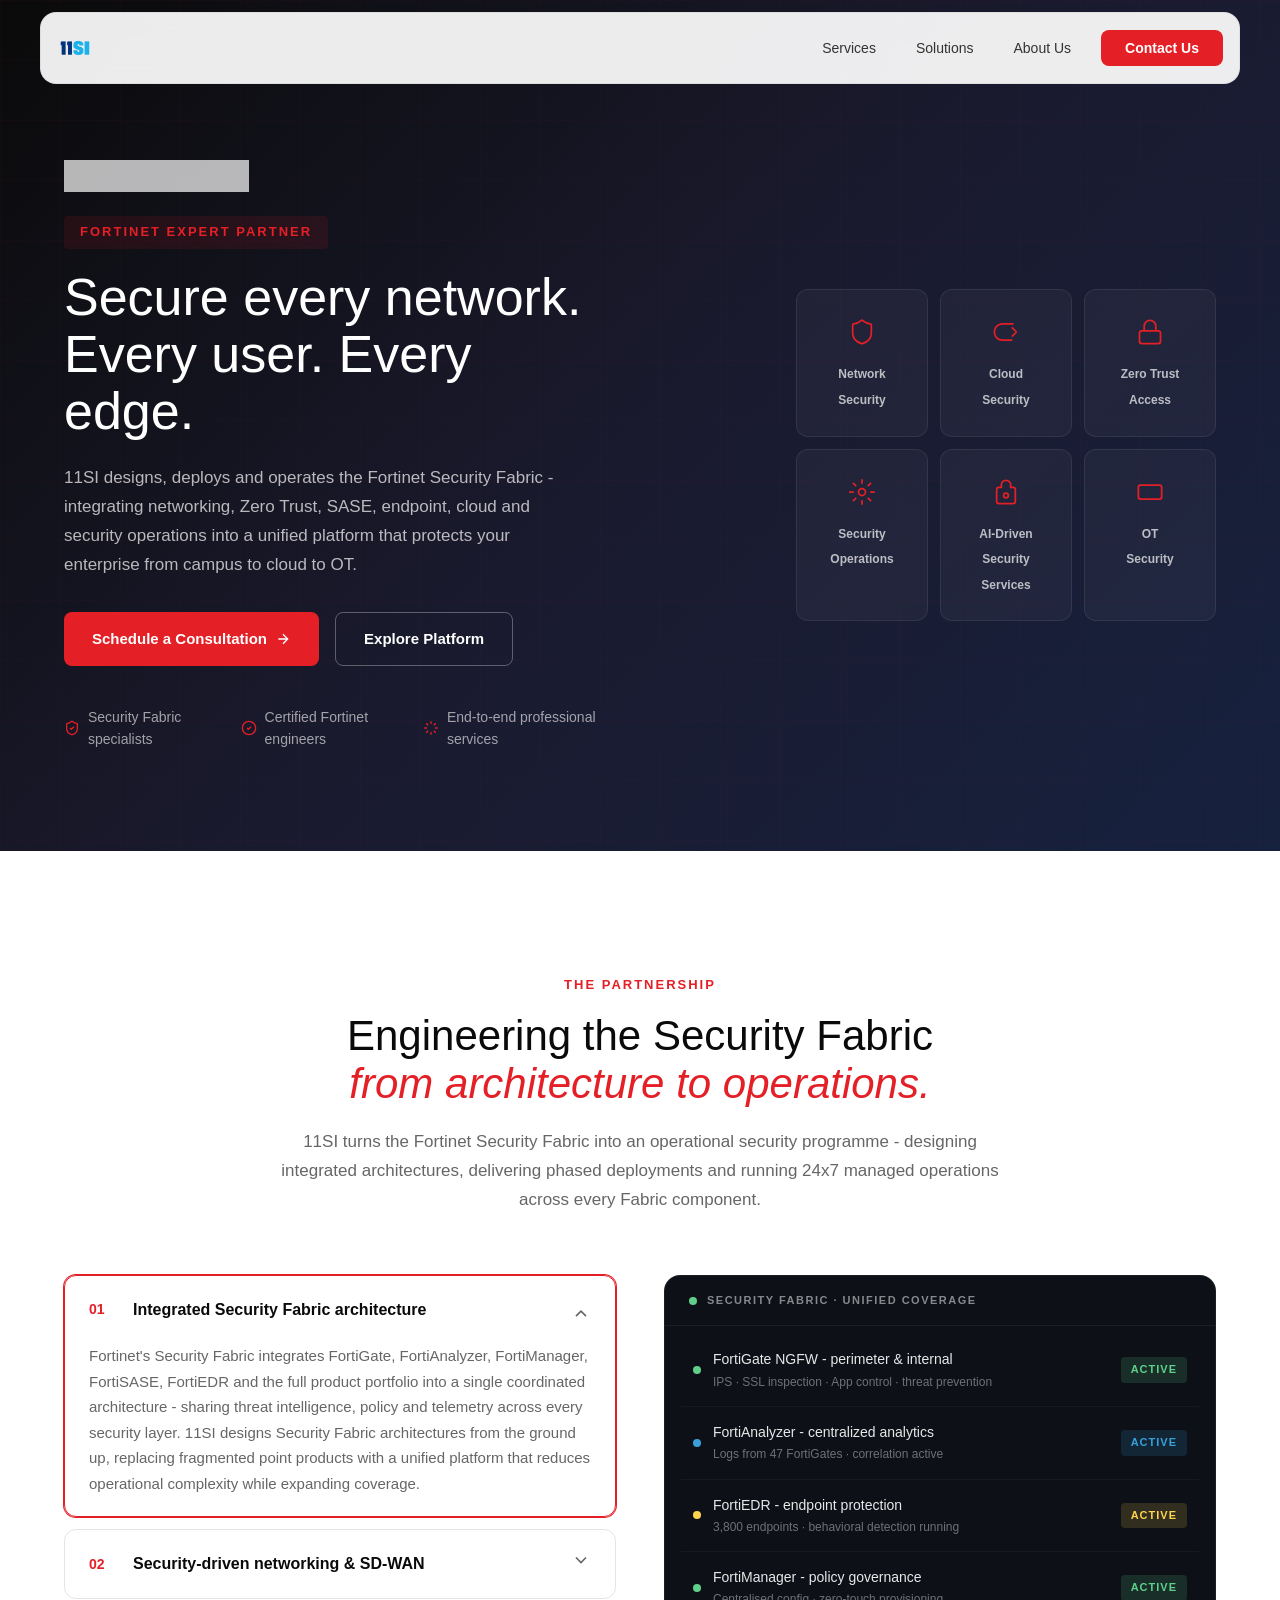
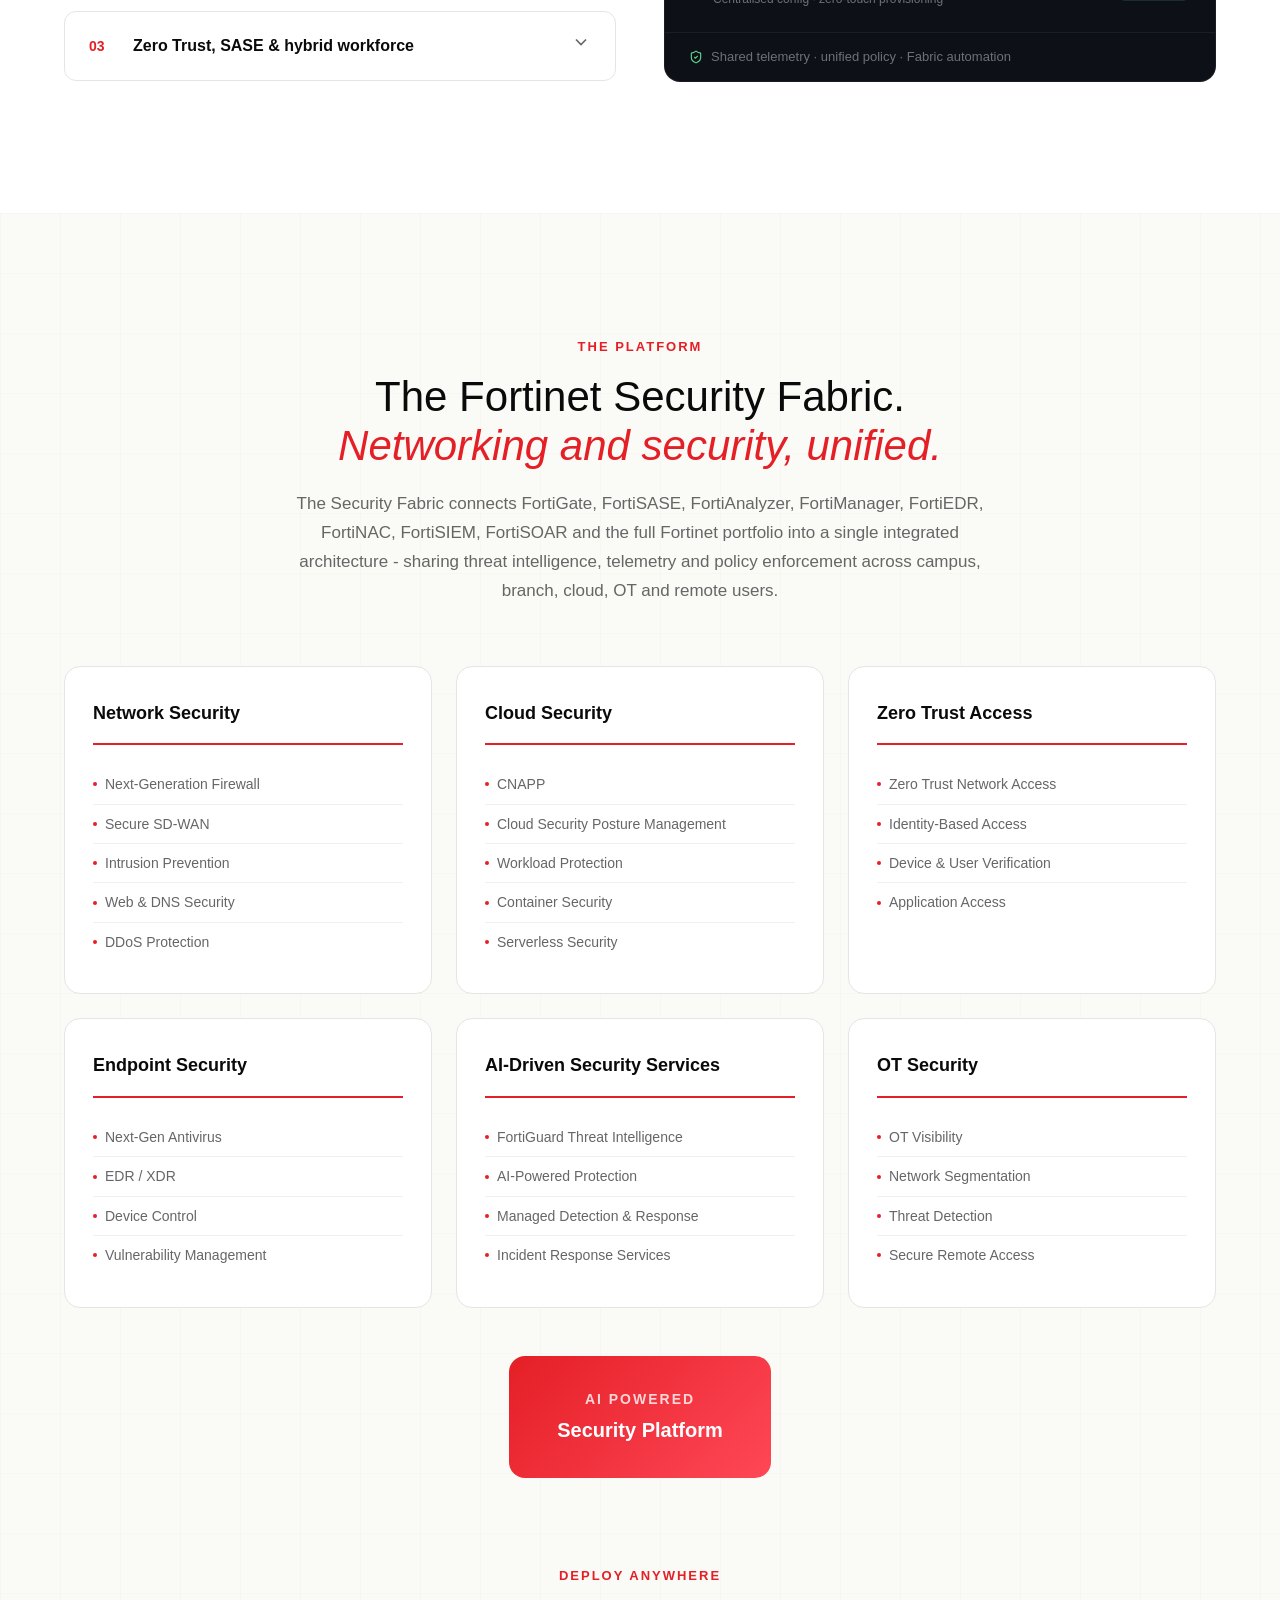
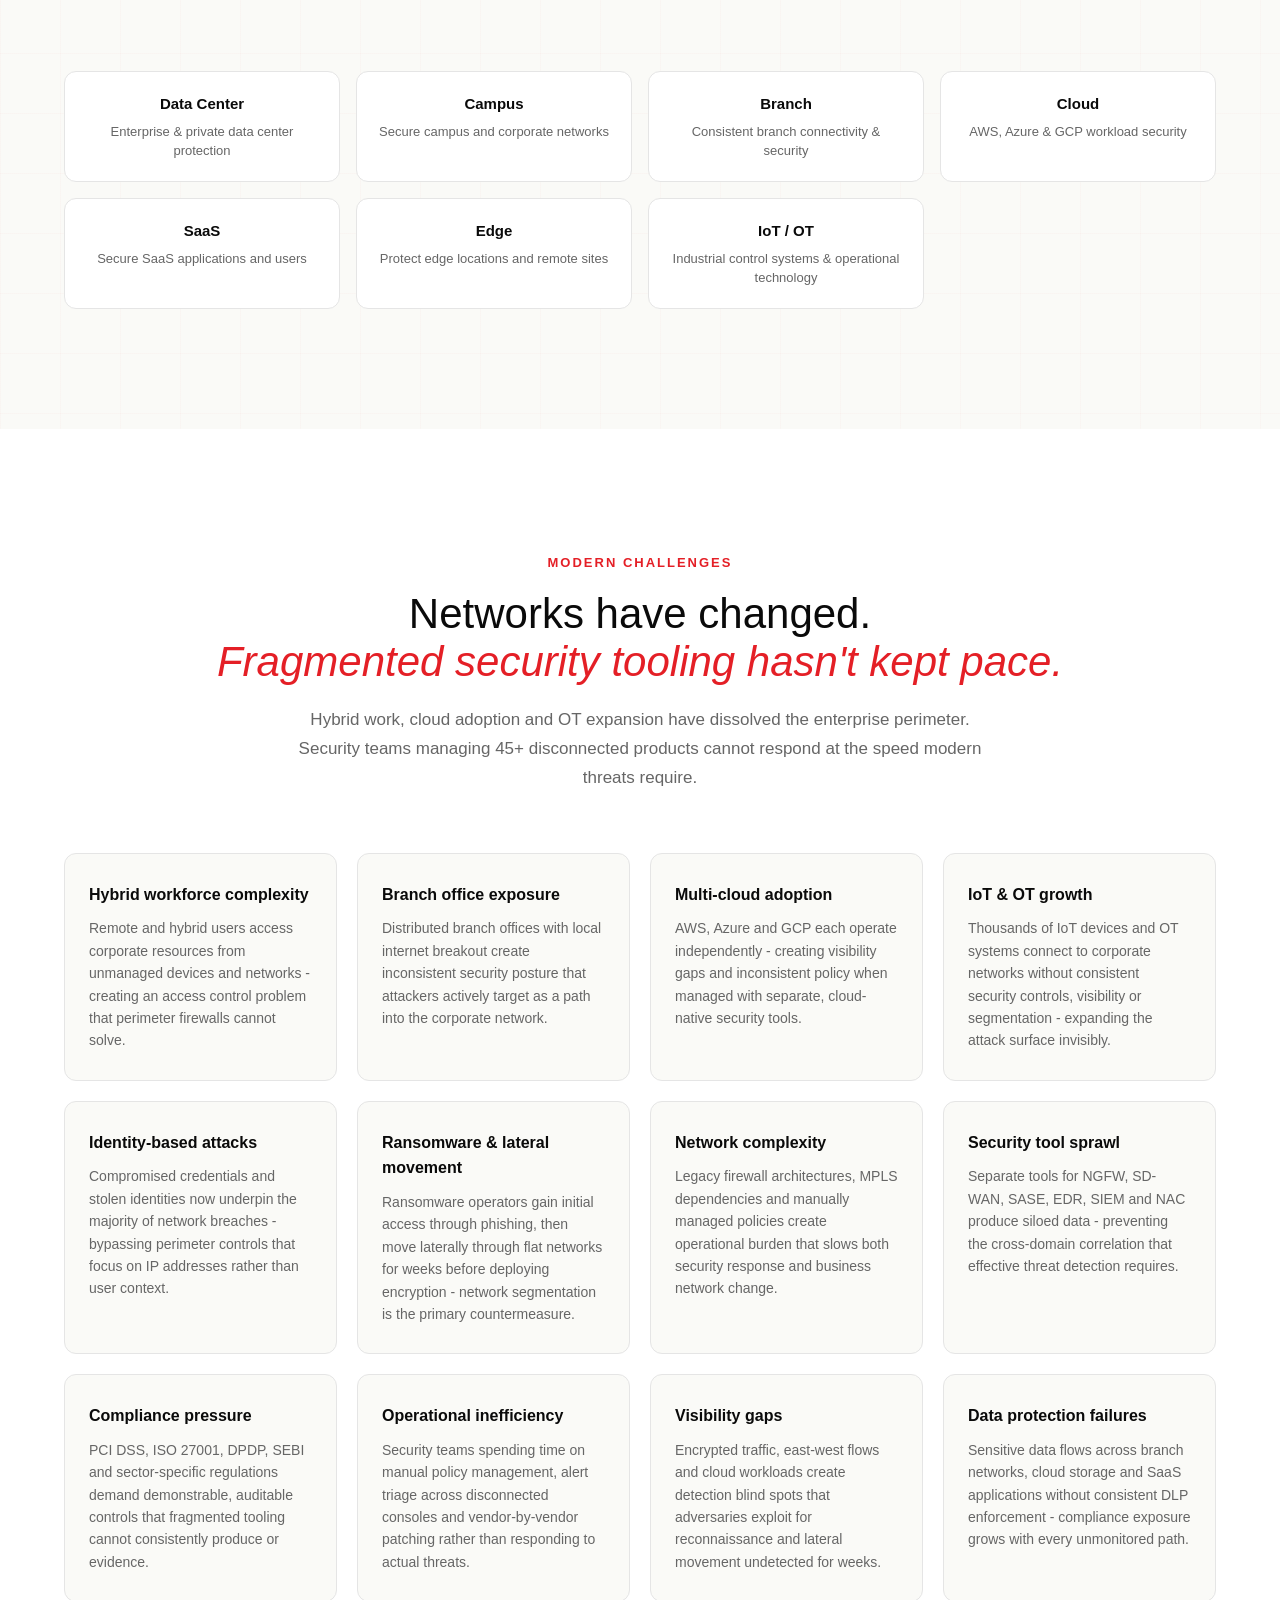
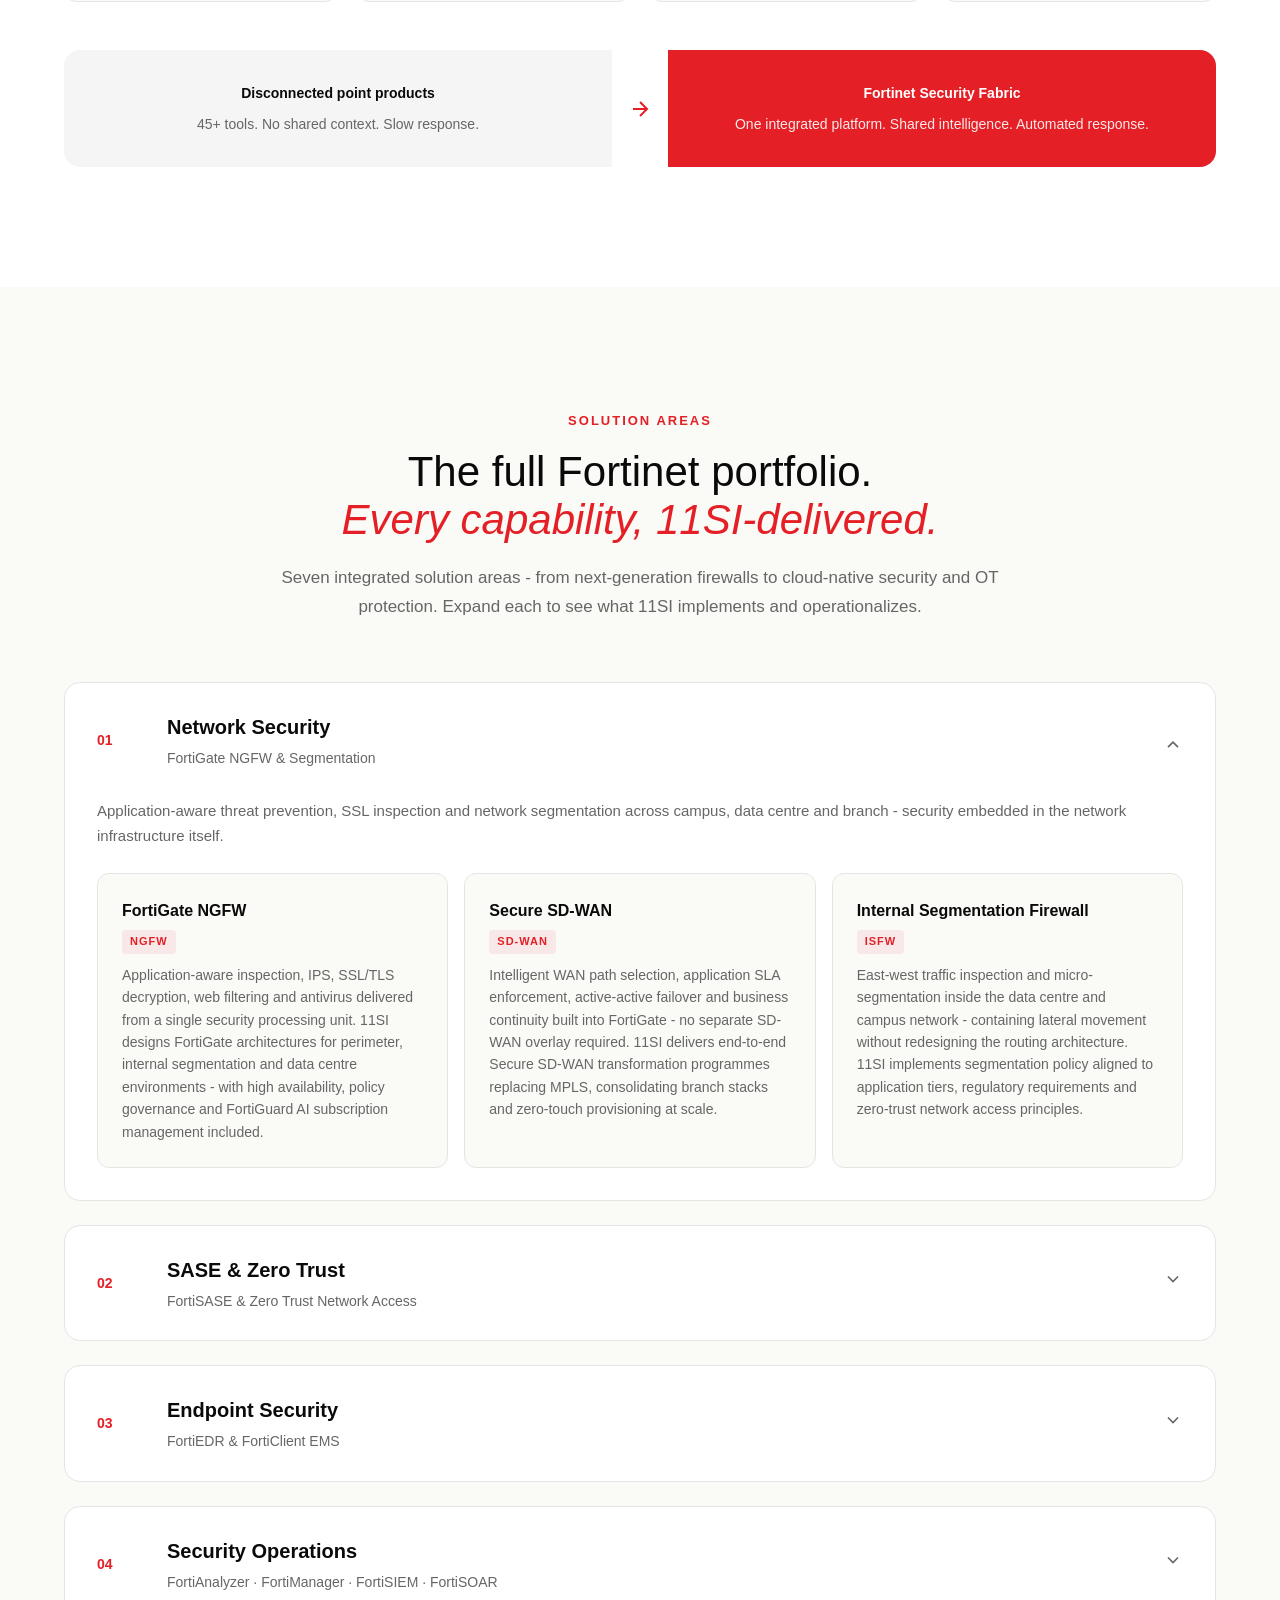
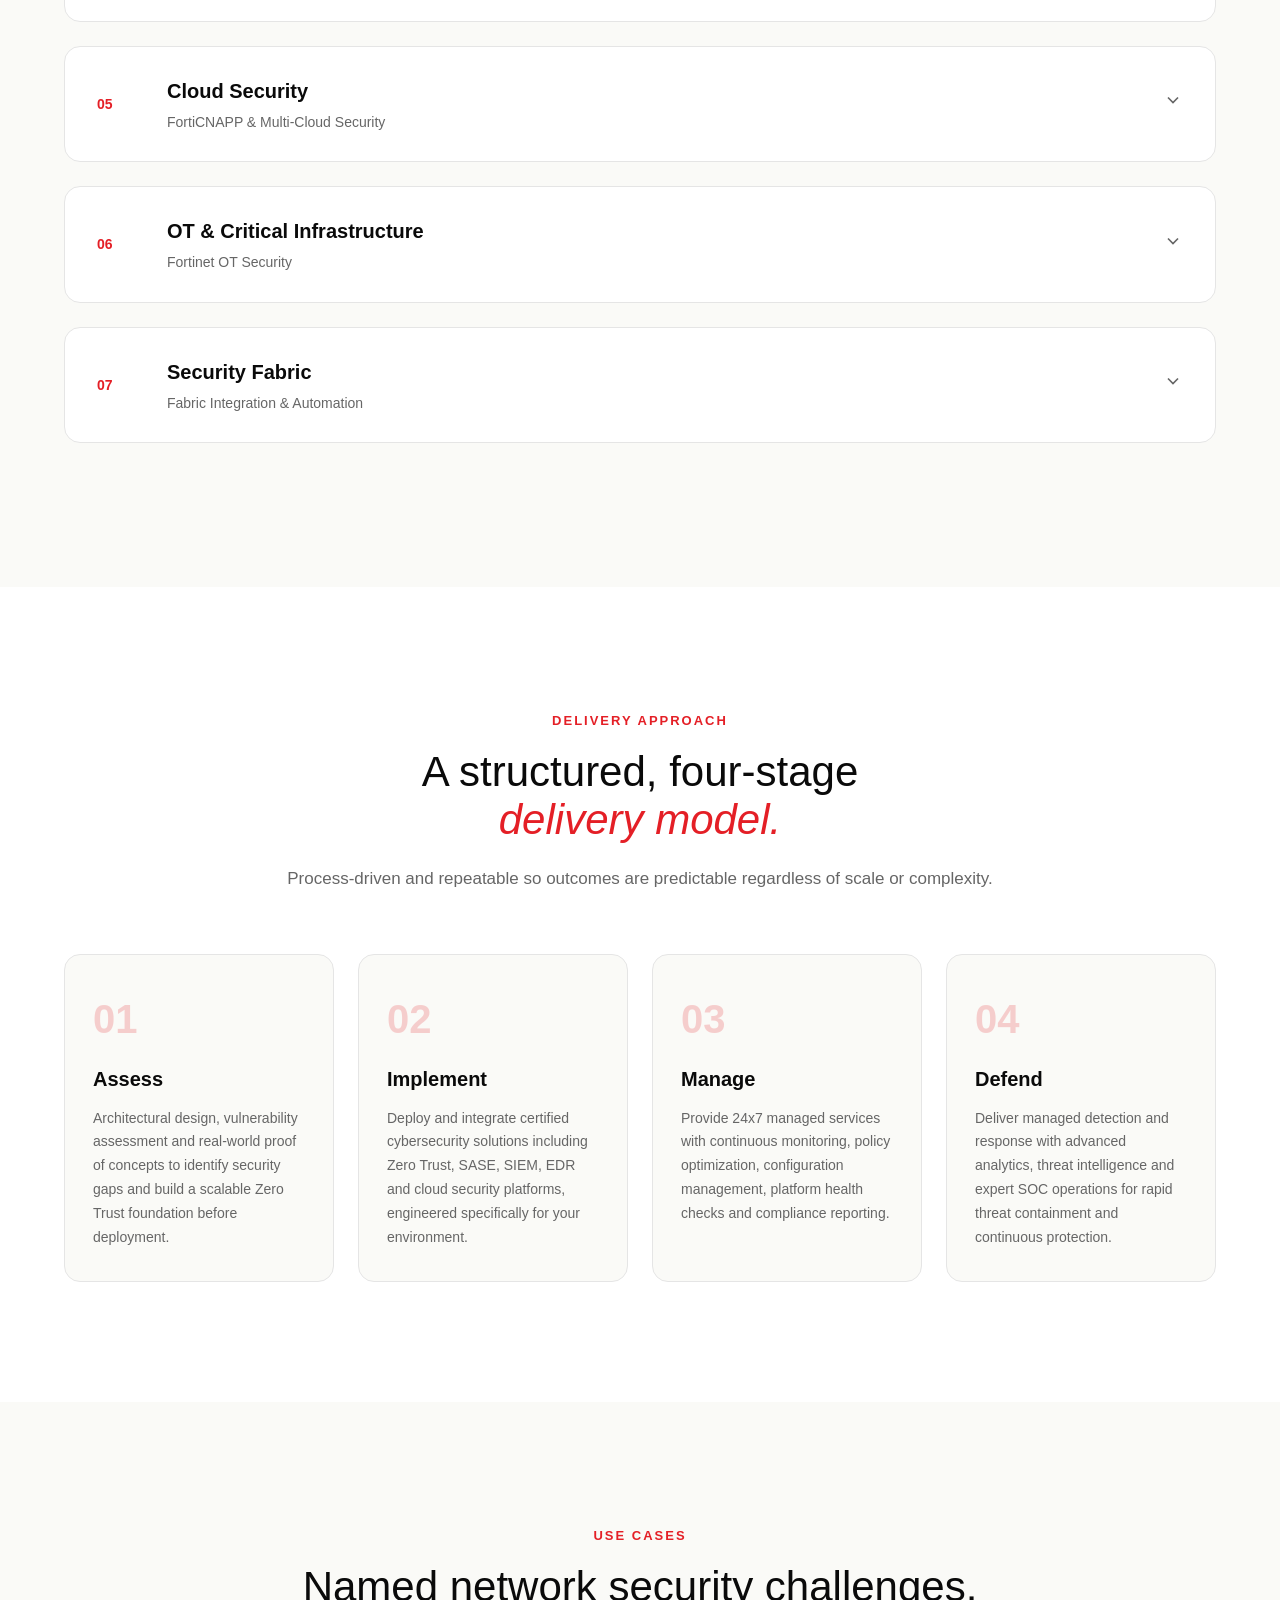
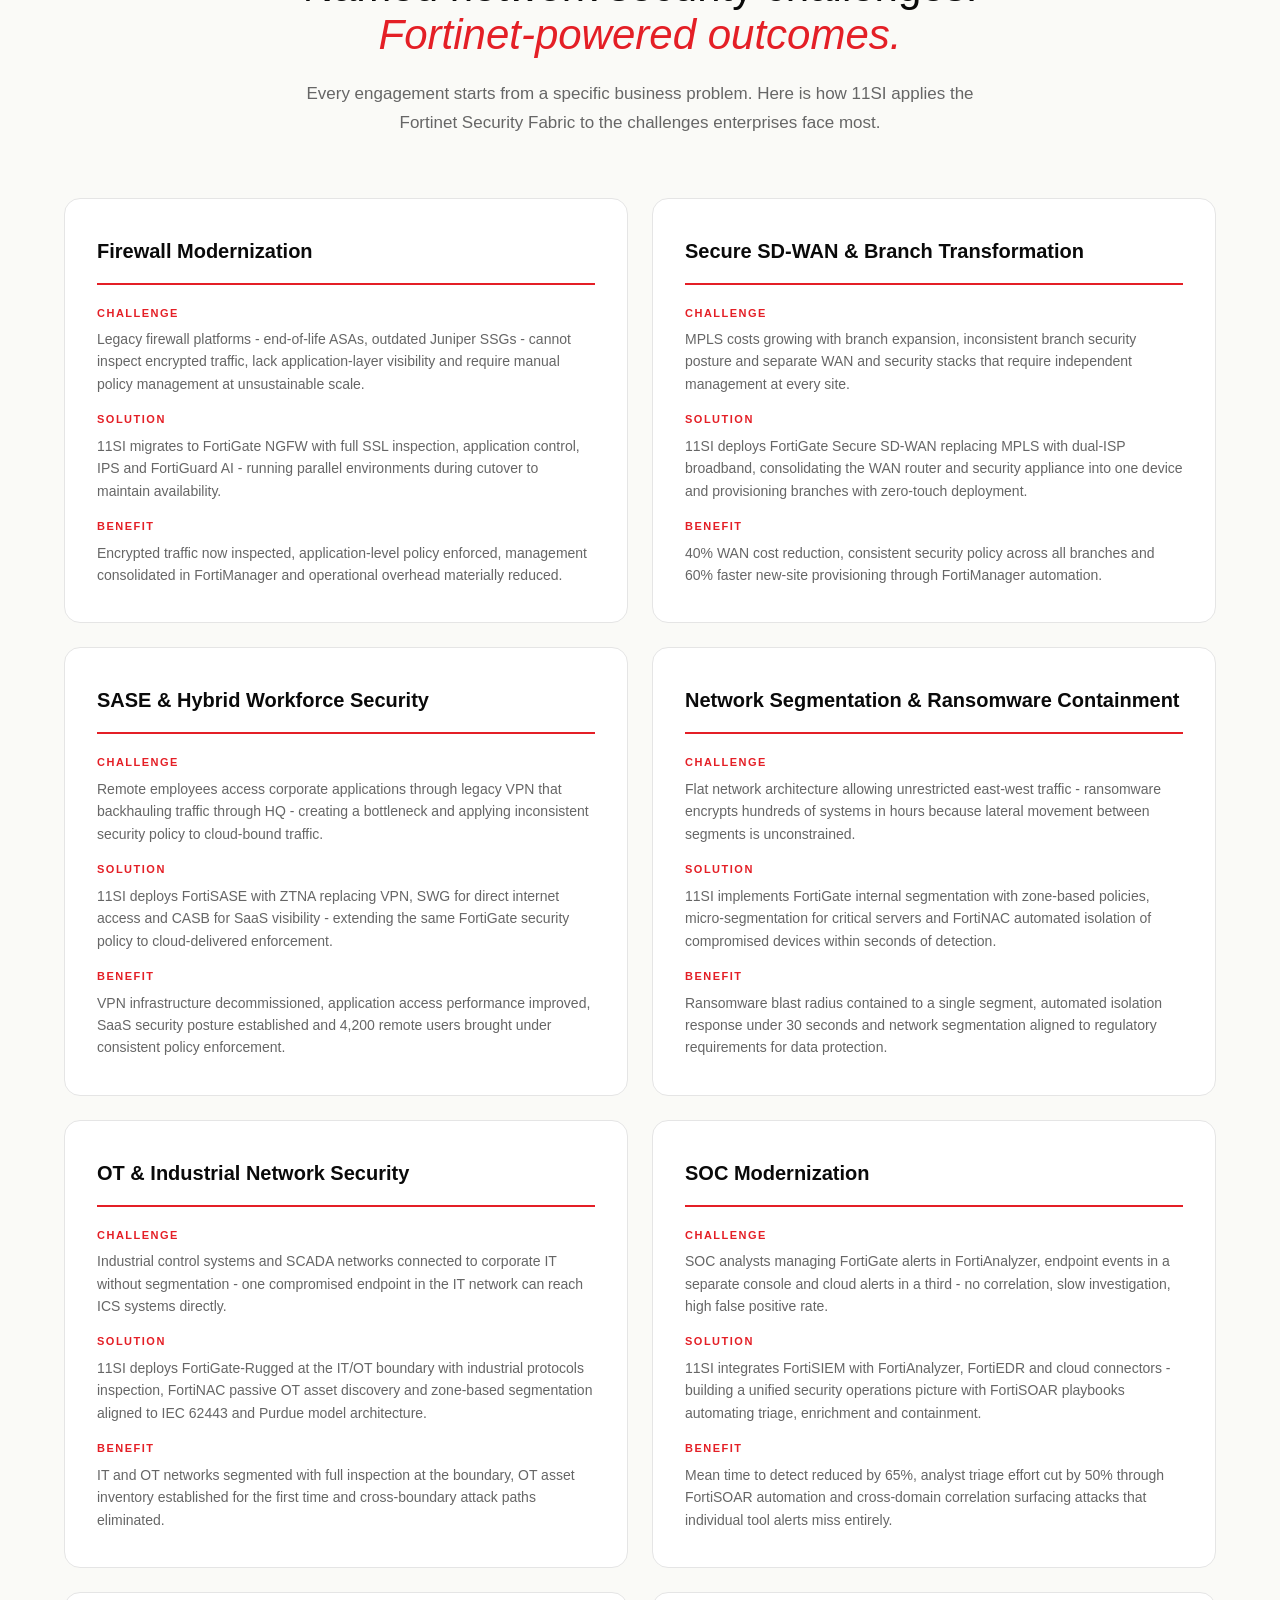
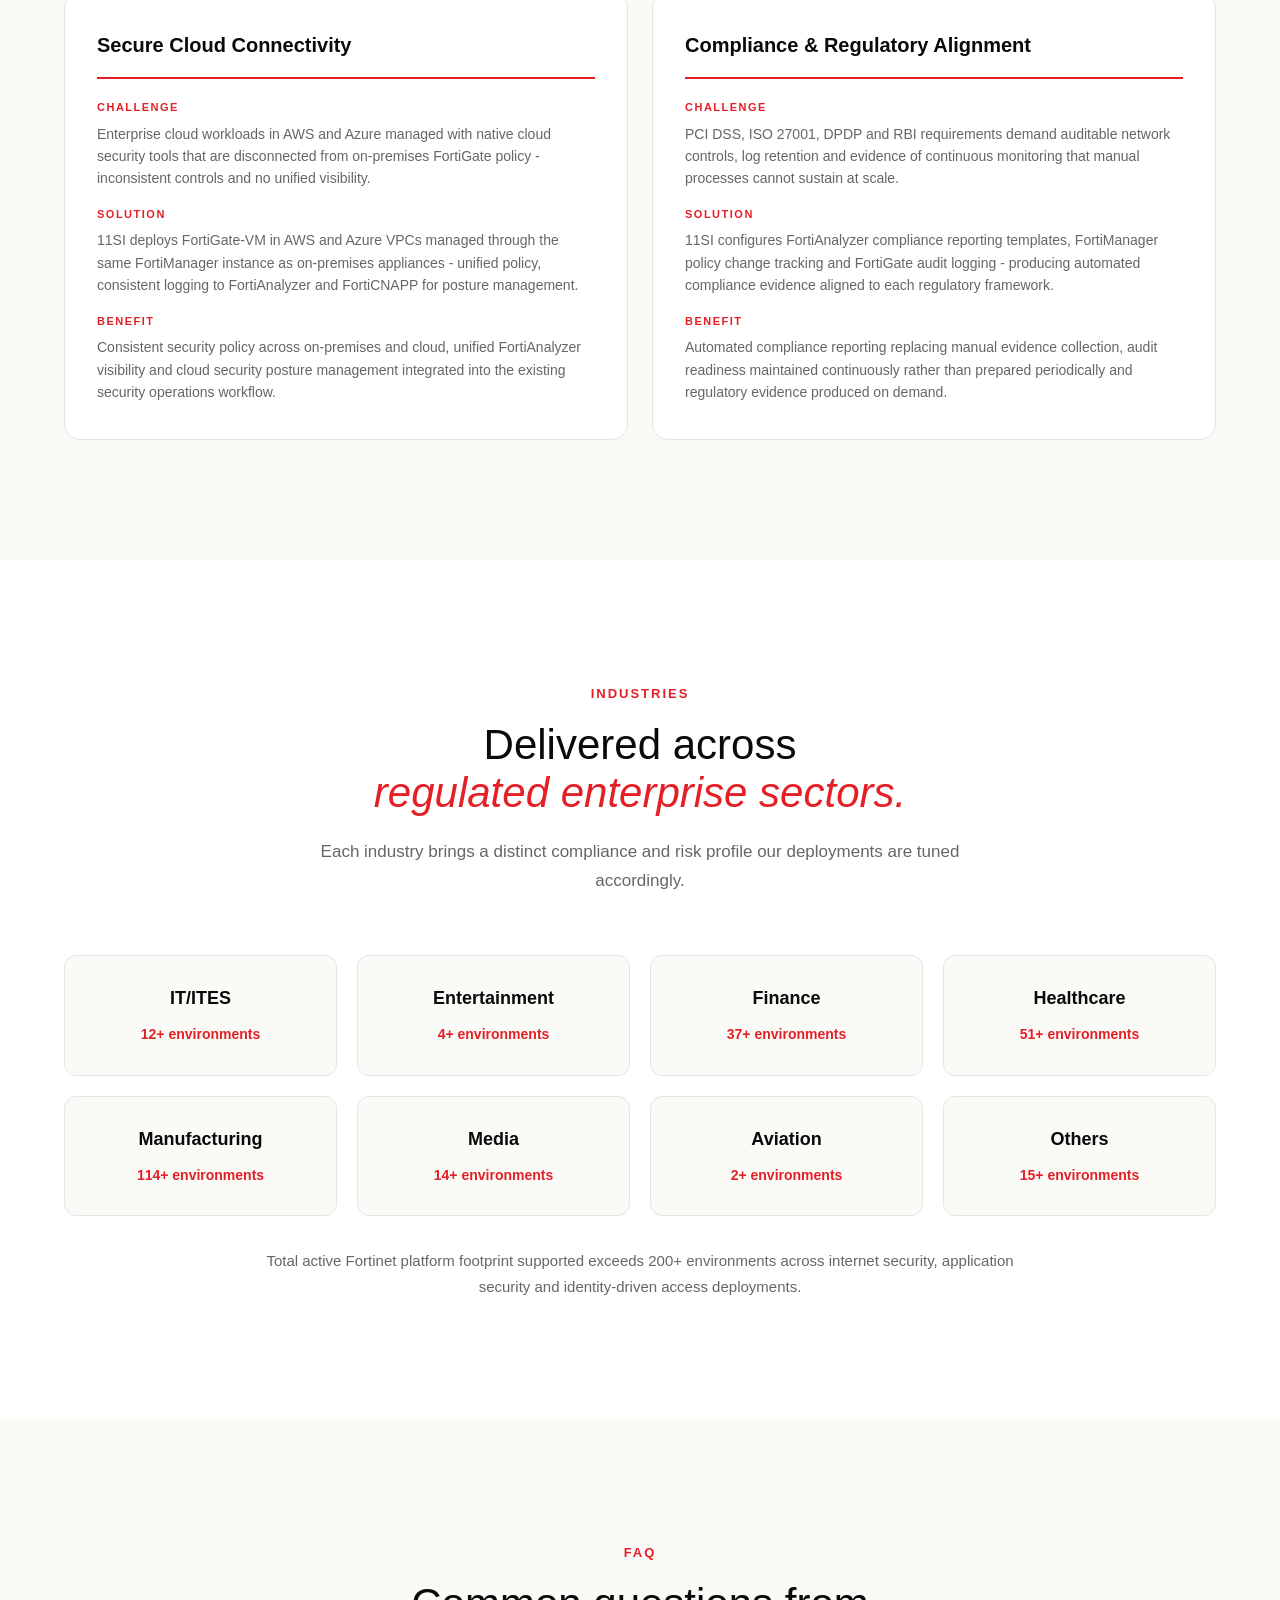
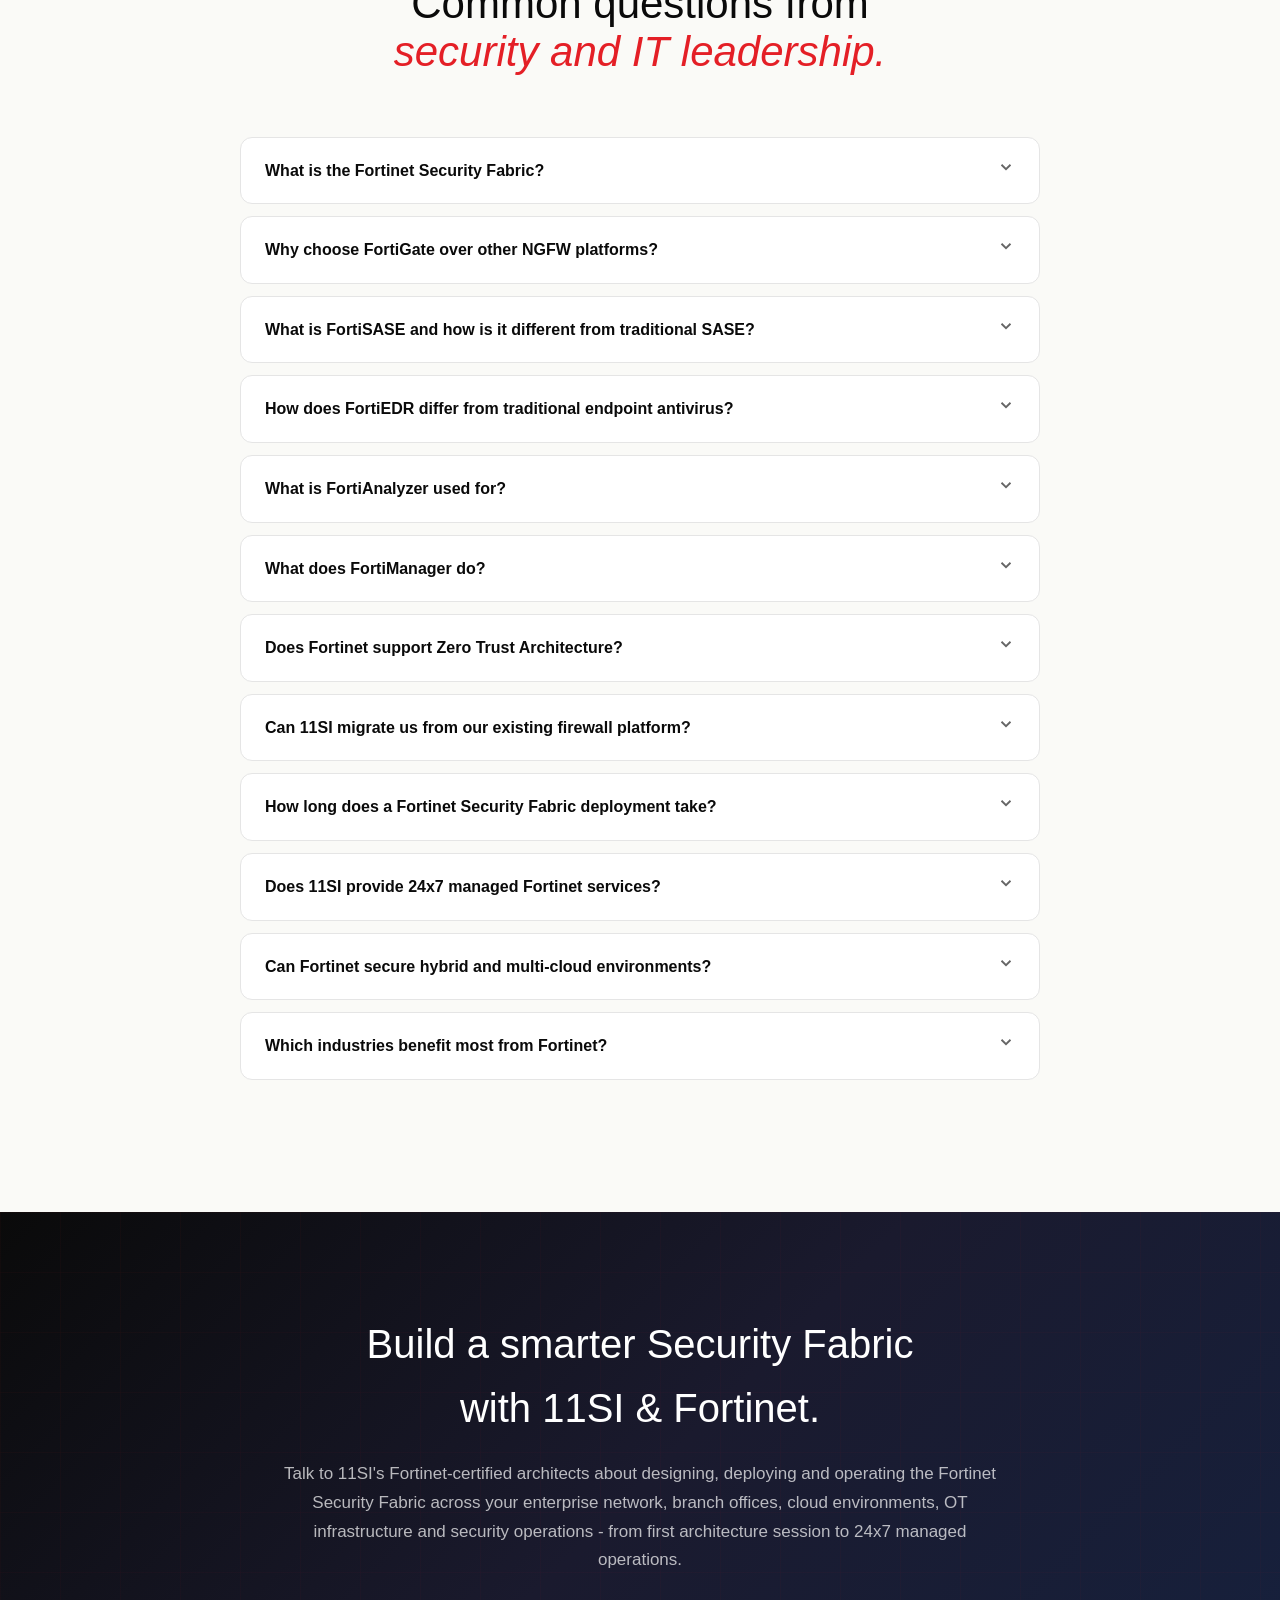
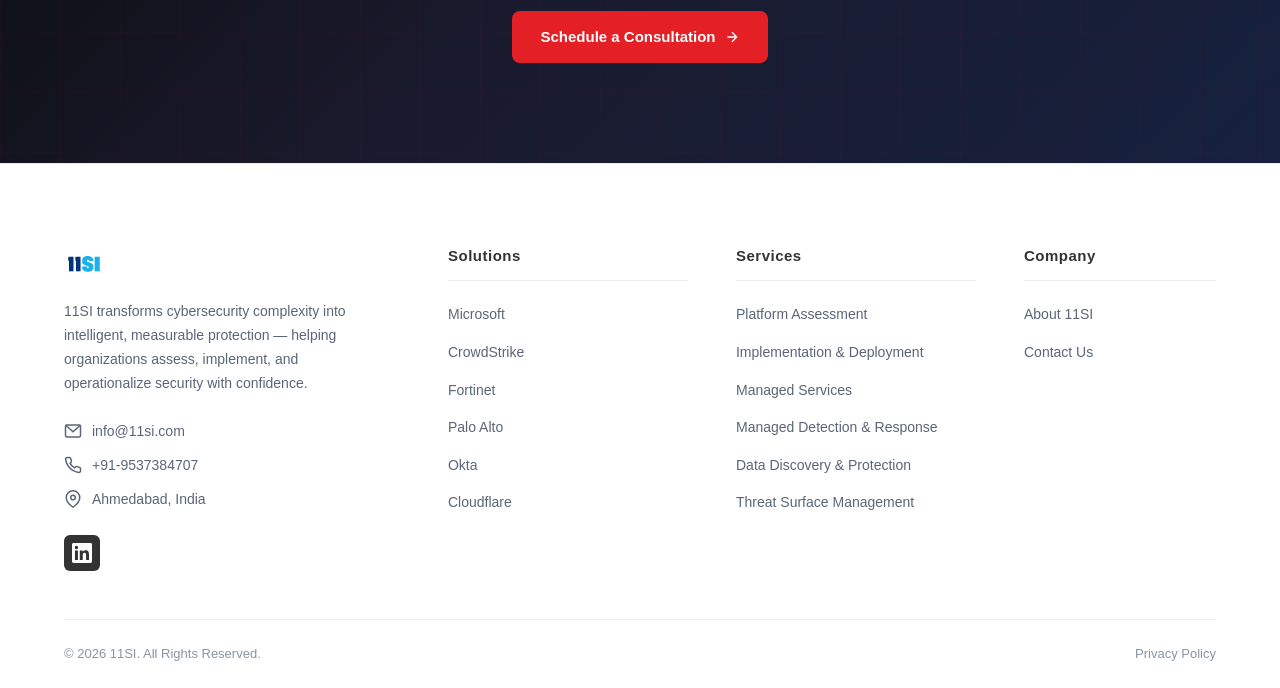
<file: solutions/fortinet.html>
<!DOCTYPE html>
<html lang="en">
<head>
  <meta charset="UTF-8">
  <meta name="viewport" content="width=device-width, initial-scale=1.0">
  <title>Fortinet Solutions | 11SI - Security Fabric Partner</title>
  <meta name="description" content="11SI designs, deploys and operates the Fortinet Security Fabric - integrating networking, Zero Trust, SASE, endpoint, cloud and security operations into a unified platform.">
  <link rel="stylesheet" href="https://api.fontshare.com/v2/css?f[]=satoshi@400,500,700&display=swap">
  <link rel="stylesheet" href="../css/styles.css">
  <style>
    /* ===== Page-Specific Styles ===== */
    :root {
      --color-primary: #E41F26;
      --color-primary-dark: #c91a20;
      --color-dark: #0a0a0a;
      --color-text: #333;
      --color-text-muted: #666;
      --color-bg: #ffffff;
      --color-bg-alt: #fafaf7;
      --color-border: #e5e5e5;
      --font-main: 'Satoshi', sans-serif;
    }

    .solution-page {
      font-family: var(--font-main);
      color: var(--color-text);
      overflow-x: hidden;
    }

    .solution-page .container {
      max-width: 1200px;
      margin: 0 auto;
      padding: 0 24px;
    }

    /* Section Header */
    .section-eyebrow {
      display: inline-block;
      font-size: 13px;
      font-weight: 700;
      letter-spacing: 2px;
      text-transform: uppercase;
      color: var(--color-primary);
      margin-bottom: 16px;
    }

    .section-title {
      font-size: 42px;
      font-weight: 500;
      line-height: 1.15;
      color: var(--color-dark);
      margin-bottom: 20px;
    }

    .section-title em {
      color: var(--color-primary);
      font-style: italic;
    }

    .section-desc {
      font-size: 17px;
      line-height: 1.7;
      color: var(--color-text-muted);
      max-width: 720px;
      margin: 0 auto;
    }

    .text-center {
      text-align: center;
    }

    .mb-60 {
      margin-bottom: 60px;
    }

    /* ===== HERO SECTION ===== */
    .fortinet-hero {
      position: relative;
      padding: 160px 0 100px;
      background: linear-gradient(135deg, #0a0a0a 0%, #1a1a2e 50%, #16213e 100%);
      overflow: hidden;
    }

    .fortinet-hero::before {
      content: '';
      position: absolute;
      inset: 0;
      background-image:
        linear-gradient(rgba(228,31,38,0.03) 1px, transparent 1px),
        linear-gradient(90deg, rgba(228,31,38,0.03) 1px, transparent 1px);
      background-size: 60px 60px;
    }

    .hero-grid {
      display: grid;
      grid-template-columns: 1fr 1fr;
      gap: 60px;
      align-items: center;
    }

    .hero-text .hero-eyebrow {
      display: inline-block;
      font-size: 13px;
      font-weight: 700;
      letter-spacing: 2px;
      text-transform: uppercase;
      color: var(--color-primary);
      margin-bottom: 20px;
      background: rgba(228,31,38,0.1);
      padding: 6px 16px;
      border-radius: 4px;
    }

    .hero-text h1 {
      font-size: 52px;
      font-weight: 500;
      line-height: 1.1;
      color: #fff;
      margin-bottom: 24px;
    }

    .hero-text h1 span {
      display: block;
    }

    .hero-text .hero-desc {
      font-size: 17px;
      line-height: 1.7;
      color: rgba(255,255,255,0.7);
      margin-bottom: 32px;
      max-width: 520px;
    }

    .hero-ctas {
      display: flex;
      gap: 16px;
      margin-bottom: 40px;
    }

    .btn-primary {
      display: inline-flex;
      align-items: center;
      gap: 8px;
      padding: 14px 28px;
      background: var(--color-primary);
      color: #fff;
      font-family: var(--font-main);
      font-size: 15px;
      font-weight: 600;
      border: none;
      border-radius: 8px;
      cursor: pointer;
      text-decoration: none;
      transition: background 0.2s;
    }

    .btn-primary:hover {
      background: var(--color-primary-dark);
    }

    .btn-outline {
      display: inline-flex;
      align-items: center;
      gap: 8px;
      padding: 14px 28px;
      background: transparent;
      color: #fff;
      font-family: var(--font-main);
      font-size: 15px;
      font-weight: 600;
      border: 1px solid rgba(255,255,255,0.3);
      border-radius: 8px;
      cursor: pointer;
      text-decoration: none;
      transition: all 0.2s;
    }

    .btn-outline:hover {
      border-color: #fff;
      background: rgba(255,255,255,0.05);
    }

    .hero-badges {
      display: flex;
      gap: 24px;
    }

    .hero-badge {
      display: flex;
      align-items: center;
      gap: 8px;
      font-size: 14px;
      color: rgba(255,255,255,0.6);
    }

    .hero-badge svg {
      color: var(--color-primary);
      flex-shrink: 0;
    }

    /* Hero Graphic - Hex Grid */
    .hero-graphic {
      position: relative;
      display: grid;
      grid-template-columns: repeat(3, 1fr);
      gap: 12px;
      max-width: 420px;
      margin-left: auto;
    }

    .hex-item {
      background: rgba(255,255,255,0.04);
      border: 1px solid rgba(255,255,255,0.08);
      border-radius: 12px;
      padding: 24px 16px;
      text-align: center;
      transition: all 0.3s;
    }

    .hex-item:hover {
      background: rgba(228,31,38,0.08);
      border-color: rgba(228,31,38,0.3);
      transform: translateY(-2px);
    }

    .hex-item .hex-icon {
      width: 36px;
      height: 36px;
      margin: 0 auto 10px;
      display: flex;
      align-items: center;
      justify-content: center;
      color: var(--color-primary);
    }

    .hex-item .hex-label {
      font-size: 12px;
      font-weight: 600;
      color: rgba(255,255,255,0.7);
      line-height: 1.3;
    }

    /* ===== PARTNERSHIP SECTION ===== */
    .partnership-section {
      padding: 120px 0;
      background: var(--color-bg);
    }

    .partner-grid {
      display: grid;
      grid-template-columns: 1fr 1fr;
      gap: 48px;
      align-items: start;
    }

    .accord-wrapper {
      display: flex;
      flex-direction: column;
      gap: 0;
    }

    .accord-item {
      border: 1px solid var(--color-border);
      border-radius: 12px;
      margin-bottom: 12px;
      overflow: hidden;
      transition: all 0.3s;
    }

    .accord-item.active {
      border-color: var(--color-primary);
      box-shadow: 0 0 0 1px var(--color-primary);
    }

    .accord-header {
      display: flex;
      align-items: center;
      gap: 16px;
      padding: 20px 24px;
      cursor: pointer;
      transition: background 0.2s;
    }

    .accord-header:hover {
      background: var(--color-bg-alt);
    }

    .accord-num {
      font-size: 14px;
      font-weight: 700;
      color: var(--color-primary);
      min-width: 28px;
    }

    .accord-title {
      font-size: 16px;
      font-weight: 600;
      color: var(--color-dark);
      flex: 1;
    }

    .accord-chevron {
      color: var(--color-text-muted);
      transition: transform 0.3s;
    }

    .accord-item.active .accord-chevron {
      transform: rotate(180deg);
    }

    .accord-body {
      display: none;
      padding: 0 24px 20px;
    }

    .accord-item.active .accord-body {
      display: block;
    }

    .accord-desc {
      font-size: 15px;
      line-height: 1.7;
      color: var(--color-text-muted);
    }

    /* Dynamic Panel / Fabric Status */
    .fabric-panel {
      background: #0d1117;
      border-radius: 16px;
      overflow: hidden;
      border: 1px solid rgba(255,255,255,0.06);
    }

    .fabric-header {
      display: flex;
      align-items: center;
      gap: 10px;
      padding: 16px 24px;
      border-bottom: 1px solid rgba(255,255,255,0.06);
    }

    .live-dot {
      width: 8px;
      height: 8px;
      border-radius: 50%;
      background: #5fd08a;
      animation: pulse-dot 2s infinite;
    }

    @keyframes pulse-dot {
      0%, 100% { opacity: 1; }
      50% { opacity: 0.5; }
    }

    .fabric-header-title {
      font-size: 11px;
      font-weight: 700;
      letter-spacing: 1.5px;
      color: rgba(255,255,255,0.5);
      text-transform: uppercase;
    }

    .fabric-body {
      padding: 8px 16px;
    }

    .policy-row {
      display: flex;
      align-items: center;
      justify-content: space-between;
      padding: 14px 12px;
      border-bottom: 1px solid rgba(255,255,255,0.04);
    }

    .policy-row:last-child {
      border-bottom: none;
    }

    .policy-left {
      display: flex;
      align-items: center;
      gap: 12px;
    }

    .policy-dot {
      width: 8px;
      height: 8px;
      border-radius: 50%;
    }

    .policy-name {
      font-size: 14px;
      font-weight: 500;
      color: rgba(255,255,255,0.9);
    }

    .policy-sub {
      font-size: 12px;
      color: rgba(255,255,255,0.4);
      margin-top: 2px;
    }

    .policy-badge {
      font-size: 11px;
      font-weight: 700;
      letter-spacing: 1px;
      padding: 4px 10px;
      border-radius: 4px;
      text-transform: uppercase;
    }

    .badge-green {
      background: rgba(95,208,138,0.15);
      color: #5fd08a;
    }

    .badge-blue {
      background: rgba(56,161,219,0.15);
      color: #38a1db;
    }

    .badge-yellow {
      background: rgba(255,211,77,0.15);
      color: #ffd34d;
    }

    .fabric-footer {
      display: flex;
      align-items: center;
      gap: 8px;
      padding: 14px 24px;
      border-top: 1px solid rgba(255,255,255,0.06);
      font-size: 13px;
      color: rgba(255,255,255,0.4);
    }

    .fabric-footer svg {
      flex-shrink: 0;
    }

    /* ===== PLATFORM SECTION ===== */
    .platform-section {
      padding: 120px 0;
      background: var(--color-bg-alt);
      position: relative;
    }

    .platform-section::before {
      content: '';
      position: absolute;
      inset: 0;
      background-image:
        linear-gradient(rgba(228,31,38,0.02) 1px, transparent 1px),
        linear-gradient(90deg, rgba(228,31,38,0.02) 1px, transparent 1px);
      background-size: 60px 60px;
    }

    .platform-section .container {
      position: relative;
      z-index: 1;
    }

    .platform-hub {
      display: flex;
      flex-direction: column;
      align-items: center;
      gap: 48px;
    }

    /* Platform Categories Grid */
    .platform-categories {
      display: grid;
      grid-template-columns: repeat(3, 1fr);
      gap: 24px;
      width: 100%;
    }

    .platform-cat {
      background: #fff;
      border-radius: 16px;
      padding: 32px 28px;
      border: 1px solid var(--color-border);
      transition: all 0.3s;
    }

    .platform-cat:hover {
      border-color: var(--color-primary);
      box-shadow: 0 4px 24px rgba(228,31,38,0.08);
      transform: translateY(-2px);
    }

    .platform-cat h3 {
      font-size: 18px;
      font-weight: 600;
      color: var(--color-dark);
      margin-bottom: 20px;
      padding-bottom: 16px;
      border-bottom: 2px solid var(--color-primary);
    }

    .platform-cat ul {
      list-style: none;
      padding: 0;
      margin: 0;
    }

    .platform-cat ul li {
      font-size: 14px;
      color: var(--color-text-muted);
      padding: 8px 0;
      border-bottom: 1px solid #f0f0f0;
      display: flex;
      align-items: center;
      gap: 8px;
    }

    .platform-cat ul li:last-child {
      border-bottom: none;
    }

    .platform-cat ul li::before {
      content: '';
      width: 4px;
      height: 4px;
      border-radius: 50%;
      background: var(--color-primary);
      flex-shrink: 0;
    }

    /* AI Platform Center Badge */
    .platform-center {
      background: linear-gradient(135deg, var(--color-primary), #ff4757);
      border-radius: 16px;
      padding: 32px 48px;
      text-align: center;
      color: #fff;
      max-width: 500px;
    }

    .platform-center h3 {
      font-size: 14px;
      font-weight: 700;
      letter-spacing: 2px;
      text-transform: uppercase;
      opacity: 0.8;
      margin-bottom: 4px;
    }

    .platform-center p {
      font-size: 20px;
      font-weight: 600;
    }

    /* Deploy Anywhere Grid */
    .deploy-grid {
      display: grid;
      grid-template-columns: repeat(4, 1fr);
      gap: 16px;
      width: 100%;
      margin-top: 20px;
    }

    .deploy-item {
      background: #fff;
      border-radius: 12px;
      padding: 20px;
      border: 1px solid var(--color-border);
      text-align: center;
      transition: all 0.3s;
    }

    .deploy-item:hover {
      border-color: var(--color-primary);
    }

    .deploy-item h4 {
      font-size: 15px;
      font-weight: 600;
      color: var(--color-dark);
      margin-bottom: 6px;
    }

    .deploy-item p {
      font-size: 13px;
      color: var(--color-text-muted);
      line-height: 1.5;
    }

    /* ===== CHALLENGES SECTION ===== */
    .challenges-section {
      padding: 120px 0;
      background: var(--color-bg);
    }

    .challenges-grid {
      display: grid;
      grid-template-columns: repeat(4, 1fr);
      gap: 20px;
      margin-bottom: 48px;
    }

    .challenge-card {
      background: var(--color-bg-alt);
      border-radius: 12px;
      padding: 28px 24px;
      border: 1px solid var(--color-border);
      transition: all 0.3s;
    }

    .challenge-card:hover {
      border-color: var(--color-primary);
      transform: translateY(-2px);
    }

    .challenge-card h3 {
      font-size: 16px;
      font-weight: 600;
      color: var(--color-dark);
      margin-bottom: 10px;
    }

    .challenge-card p {
      font-size: 14px;
      line-height: 1.6;
      color: var(--color-text-muted);
    }

    /* Comparison Banner */
    .comparison-banner {
      display: grid;
      grid-template-columns: 1fr auto 1fr;
      align-items: center;
      border-radius: 16px;
      overflow: hidden;
    }

    .banner-left {
      background: #f5f5f5;
      padding: 32px 40px;
      text-align: center;
    }

    .banner-label {
      font-size: 14px;
      font-weight: 700;
      color: var(--color-dark);
      margin-bottom: 8px;
    }

    .banner-text-muted {
      font-size: 14px;
      color: var(--color-text-muted);
    }

    .banner-arrow {
      display: flex;
      align-items: center;
      justify-content: center;
      width: 56px;
      height: 56px;
      background: var(--color-bg);
      color: var(--color-primary);
      z-index: 1;
    }

    .banner-right {
      background: var(--color-primary);
      padding: 32px 40px;
      text-align: center;
      color: #fff;
    }

    .banner-label-white {
      font-size: 14px;
      font-weight: 700;
      margin-bottom: 8px;
    }

    .banner-text-bold {
      font-size: 14px;
      opacity: 0.9;
    }

    /* ===== SOLUTION AREAS / PILLARS ===== */
    .pillars-section {
      padding: 120px 0;
      background: var(--color-bg-alt);
      position: relative;
    }

    .pillar-block {
      margin-bottom: 24px;
      background: #fff;
      border-radius: 16px;
      border: 1px solid var(--color-border);
      overflow: hidden;
      transition: all 0.3s;
    }

    .pillar-header {
      display: flex;
      align-items: center;
      gap: 20px;
      padding: 28px 32px;
      cursor: pointer;
      transition: background 0.2s;
    }

    .pillar-header:hover {
      background: var(--color-bg-alt);
    }

    .pillar-num {
      font-size: 14px;
      font-weight: 700;
      color: var(--color-primary);
      min-width: 50px;
    }

    .pillar-title-wrap {
      flex: 1;
    }

    .pillar-title-wrap h3 {
      font-size: 20px;
      font-weight: 600;
      color: var(--color-dark);
    }

    .pillar-subtitle {
      font-size: 14px;
      color: var(--color-text-muted);
      margin-top: 4px;
    }

    .pillar-chevron {
      color: var(--color-text-muted);
      transition: transform 0.3s;
    }

    .pillar-block.active .pillar-chevron {
      transform: rotate(180deg);
    }

    .pillar-body {
      display: none;
      padding: 0 32px 32px;
    }

    .pillar-block.active .pillar-body {
      display: block;
    }

    .pillar-body > p {
      font-size: 15px;
      line-height: 1.7;
      color: var(--color-text-muted);
      margin-bottom: 24px;
    }

    .offerings-grid {
      display: grid;
      grid-template-columns: repeat(auto-fit, minmax(280px, 1fr));
      gap: 16px;
    }

    .offering-card {
      background: var(--color-bg-alt);
      border-radius: 12px;
      padding: 24px;
      border: 1px solid var(--color-border);
    }

    .offering-card h4 {
      font-size: 16px;
      font-weight: 600;
      color: var(--color-dark);
      margin-bottom: 4px;
    }

    .offering-tag {
      display: inline-block;
      font-size: 11px;
      font-weight: 700;
      letter-spacing: 1px;
      color: var(--color-primary);
      background: rgba(228,31,38,0.08);
      padding: 3px 8px;
      border-radius: 4px;
      text-transform: uppercase;
      margin-bottom: 10px;
    }

    .offering-card p {
      font-size: 14px;
      line-height: 1.6;
      color: var(--color-text-muted);
    }

    /* ===== DELIVERY SECTION ===== */
    .delivery-section {
      padding: 120px 0;
      background: var(--color-bg);
    }

    .delivery-grid {
      display: grid;
      grid-template-columns: repeat(4, 1fr);
      gap: 24px;
    }

    .delivery-card {
      background: var(--color-bg-alt);
      border-radius: 16px;
      padding: 32px 28px;
      border: 1px solid var(--color-border);
      position: relative;
      transition: all 0.3s;
    }

    .delivery-card:hover {
      border-color: var(--color-primary);
      transform: translateY(-4px);
      box-shadow: 0 8px 32px rgba(228,31,38,0.08);
    }

    .delivery-num {
      font-size: 40px;
      font-weight: 700;
      color: var(--color-primary);
      opacity: 0.2;
      margin-bottom: 12px;
    }

    .delivery-card h3 {
      font-size: 20px;
      font-weight: 600;
      color: var(--color-dark);
      margin-bottom: 12px;
    }

    .delivery-card p {
      font-size: 14px;
      line-height: 1.7;
      color: var(--color-text-muted);
    }

    /* ===== USE CASES SECTION ===== */
    .usecases-section {
      padding: 120px 0;
      background: var(--color-bg-alt);
    }

    .usecase-grid {
      display: grid;
      grid-template-columns: repeat(2, 1fr);
      gap: 24px;
    }

    .usecase-card {
      background: #fff;
      border-radius: 16px;
      padding: 36px 32px;
      border: 1px solid var(--color-border);
      transition: all 0.3s;
    }

    .usecase-card:hover {
      border-color: var(--color-primary);
      box-shadow: 0 4px 24px rgba(0,0,0,0.06);
    }

    .usecase-card h3 {
      font-size: 20px;
      font-weight: 600;
      color: var(--color-dark);
      margin-bottom: 20px;
      padding-bottom: 16px;
      border-bottom: 2px solid var(--color-primary);
    }

    .usecase-detail {
      margin-bottom: 16px;
    }

    .usecase-detail:last-child {
      margin-bottom: 0;
    }

    .usecase-label {
      font-size: 11px;
      font-weight: 700;
      letter-spacing: 1.5px;
      text-transform: uppercase;
      color: var(--color-primary);
      margin-bottom: 6px;
    }

    .usecase-detail p {
      font-size: 14px;
      line-height: 1.6;
      color: var(--color-text-muted);
    }

    /* ===== INDUSTRIES SECTION ===== */
    .industries-section {
      padding: 120px 0;
      background: var(--color-bg);
    }

    .industries-grid {
      display: grid;
      grid-template-columns: repeat(4, 1fr);
      gap: 20px;
      margin-bottom: 32px;
    }

    .industry-card {
      background: var(--color-bg-alt);
      border-radius: 12px;
      padding: 28px 24px;
      border: 1px solid var(--color-border);
      text-align: center;
      transition: all 0.3s;
    }

    .industry-card:hover {
      border-color: var(--color-primary);
      transform: translateY(-2px);
    }

    .industry-card h4 {
      font-size: 18px;
      font-weight: 600;
      color: var(--color-dark);
      margin-bottom: 8px;
    }

    .industry-card .industry-count {
      font-size: 14px;
      color: var(--color-primary);
      font-weight: 600;
    }

    .industries-note {
      text-align: center;
      font-size: 15px;
      line-height: 1.7;
      color: var(--color-text-muted);
      max-width: 800px;
      margin: 0 auto;
    }

    /* ===== FAQ SECTION ===== */
    .faq-section {
      padding: 120px 0;
      background: var(--color-bg-alt);
    }

    .faq-wrapper {
      max-width: 800px;
      margin: 0 auto;
    }

    .faq-card {
      background: #fff;
      border-radius: 12px;
      margin-bottom: 12px;
      border: 1px solid var(--color-border);
      overflow: hidden;
      transition: all 0.3s;
    }

    .faq-card.active {
      border-color: var(--color-primary);
    }

    .faq-header {
      display: flex;
      align-items: center;
      justify-content: space-between;
      padding: 20px 24px;
      cursor: pointer;
      transition: background 0.2s;
    }

    .faq-header:hover {
      background: var(--color-bg-alt);
    }

    .faq-question {
      font-size: 16px;
      font-weight: 600;
      color: var(--color-dark);
      flex: 1;
      padding-right: 16px;
    }

    .faq-icon {
      color: var(--color-text-muted);
      transition: transform 0.3s;
      flex-shrink: 0;
    }

    .faq-card.active .faq-icon {
      transform: rotate(180deg);
    }

    .faq-answer {
      display: none;
      padding: 0 24px 20px;
    }

    .faq-card.active .faq-answer {
      display: block;
    }

    .faq-answer p {
      font-size: 15px;
      line-height: 1.7;
      color: var(--color-text-muted);
    }

    /* ===== CTA BANNER ===== */
    .cta-banner {
      padding: 100px 0;
      background: linear-gradient(135deg, #0a0a0a 0%, #1a1a2e 50%, #16213e 100%);
      text-align: center;
      position: relative;
    }

    .cta-banner::before {
      content: '';
      position: absolute;
      inset: 0;
      background-image:
        linear-gradient(rgba(228,31,38,0.03) 1px, transparent 1px),
        linear-gradient(90deg, rgba(228,31,38,0.03) 1px, transparent 1px);
      background-size: 60px 60px;
    }

    .cta-banner .container {
      position: relative;
      z-index: 1;
    }

    .cta-banner h2 {
      font-size: 40px;
      font-weight: 500;
      color: #fff;
      margin-bottom: 20px;
    }

    .cta-banner p {
      font-size: 17px;
      line-height: 1.7;
      color: rgba(255,255,255,0.7);
      max-width: 720px;
      margin: 0 auto 36px;
    }

    /* ===== FORTINET LOGO IN HERO ===== */
    .fortinet-logo-hero {
      height: 32px;
      margin-bottom: 24px;
      filter: brightness(0) invert(1);
      opacity: 0.7;
    }

    /* ===== RESPONSIVE ===== */
    @media (max-width: 1024px) {
      .hero-grid {
        grid-template-columns: 1fr;
        gap: 40px;
      }

      .hero-graphic {
        margin-left: 0;
        max-width: 100%;
      }

      .partner-grid {
        grid-template-columns: 1fr;
        gap: 32px;
      }

      .platform-categories {
        grid-template-columns: repeat(2, 1fr);
      }

      .challenges-grid {
        grid-template-columns: repeat(2, 1fr);
      }

      .delivery-grid {
        grid-template-columns: repeat(2, 1fr);
      }

      .deploy-grid {
        grid-template-columns: repeat(3, 1fr);
      }

      .industries-grid {
        grid-template-columns: repeat(2, 1fr);
      }

      .section-title {
        font-size: 34px;
      }

      .hero-text h1 {
        font-size: 40px;
      }
    }

    @media (max-width: 768px) {
      .fortinet-hero {
        padding: 140px 0 60px;
      }

      .hero-text h1 {
        font-size: 32px;
      }

      .hero-ctas {
        flex-direction: column;
      }

      .hero-badges {
        flex-direction: column;
        gap: 12px;
      }

      .hero-graphic {
        grid-template-columns: repeat(2, 1fr);
      }

      .platform-categories {
        grid-template-columns: 1fr;
      }

      .challenges-grid {
        grid-template-columns: 1fr;
      }

      .comparison-banner {
        grid-template-columns: 1fr;
      }

      .banner-arrow {
        transform: rotate(90deg);
        margin: 0 auto;
      }

      .delivery-grid {
        grid-template-columns: 1fr;
      }

      .usecase-grid {
        grid-template-columns: 1fr;
      }

      .deploy-grid {
        grid-template-columns: repeat(2, 1fr);
      }

      .industries-grid {
        grid-template-columns: repeat(2, 1fr);
      }

      .section-title {
        font-size: 28px;
      }

      .cta-banner h2 {
        font-size: 28px;
      }

      .pillar-header {
        padding: 20px;
      }

      .pillar-body {
        padding: 0 20px 24px;
      }
    }

    @media (max-width: 480px) {
      .hero-graphic {
        grid-template-columns: repeat(2, 1fr);
      }

      .deploy-grid {
        grid-template-columns: 1fr;
      }

      .industries-grid {
        grid-template-columns: 1fr;
      }
    }
  </style>
</head>
<body class="solution-page">

  <!-- NAVBAR -->
  <nav class="navbar" id="navbar" role="navigation" aria-label="Main navigation">
    <div class="nav-container">
      <a href="/" class="nav-logo" aria-label="11SI Home">
        <img src="../images/logo.png" alt="11SI Logo" width="100" height="40">
      </a>
      <button class="nav-toggle" id="navToggle" aria-label="Toggle navigation menu" aria-expanded="false">
        <span></span><span></span><span></span>
      </button>
      <ul class="nav-menu" id="navMenu" role="menubar">
        <li class="nav-item has-dropdown" role="none">
          <a href="/#services" class="nav-link" role="menuitem" aria-haspopup="true">Services</a>
          <ul class="dropdown" role="menu">
            <li role="none"><a href="/#services" role="menuitem">Platform Assessment</a></li>
            <li role="none"><a href="/#services" role="menuitem">Implementation &amp; Deployment</a></li>
            <li role="none"><a href="/#services" role="menuitem">Managed Services</a></li>
            <li role="none"><a href="/#services" role="menuitem">Managed Detection &amp; Response</a></li>
            <li role="none"><a href="/#services" role="menuitem">Data Discovery &amp; Protection</a></li>
            <li role="none"><a href="/#services" role="menuitem">Threat Surface Management</a></li>
          </ul>
        </li>
        <li class="nav-item has-dropdown" role="none">
          <a href="/#partners" class="nav-link" role="menuitem" aria-haspopup="true">Solutions</a>
          <ul class="dropdown" role="menu">
            <li role="none"><a href="/solutions/microsoft.html" role="menuitem">Microsoft</a></li>
            <li role="none"><a href="/solutions/crowdstrike.html" role="menuitem">CrowdStrike</a></li>
            <li role="none"><a href="/solutions/fortinet.html" role="menuitem">Fortinet</a></li>
            <li role="none"><a href="/solutions/palo-alto.html" role="menuitem">Palo Alto</a></li>
            <li role="none"><a href="/solutions/okta.html" role="menuitem">Okta</a></li>
            <li role="none"><a href="/solutions/cloudflare.html" role="menuitem">Cloudflare</a></li>
          </ul>
        </li>
        <li class="nav-item" role="none">
          <a href="/#about" class="nav-link" role="menuitem">About Us</a>
        </li>
        <li class="nav-item" role="none">
          <a href="/#contact" class="nav-link nav-cta" role="menuitem">Contact Us</a>
        </li>
      </ul>
    </div>
  </nav>

  <!-- ===== HERO SECTION ===== -->
  <section class="fortinet-hero">
    <div class="container">
      <div class="hero-grid">
        <div class="hero-text">
          <img src="../images/fortinet-logo.png" alt="Fortinet" class="fortinet-logo-hero">
          <span class="hero-eyebrow">Fortinet Expert Partner</span>
          <h1>
            <span>Secure every network.</span>
            <span>Every user. Every edge.</span>
          </h1>
          <p class="hero-desc">11SI designs, deploys and operates the Fortinet Security Fabric - integrating networking, Zero Trust, SASE, endpoint, cloud and security operations into a unified platform that protects your enterprise from campus to cloud to OT.</p>
          <div class="hero-ctas">
            <a href="#contact" class="btn-primary">
              Schedule a Consultation
              <svg width="16" height="16" viewBox="0 0 24 24" fill="none" stroke="currentColor" stroke-width="2"><path d="M5 12h14M12 5l7 7-7 7"/></svg>
            </a>
            <a href="#platform" class="btn-outline">Explore Platform</a>
          </div>
          <div class="hero-badges">
            <span class="hero-badge">
              <svg width="16" height="16" viewBox="0 0 24 24" fill="none" stroke="currentColor" stroke-width="2"><path d="M20 13c0 5-3.5 7.5-7.66 8.95a1 1 0 01-.67-.01C7.5 20.5 4 18 4 13V6a1 1 0 011-1c2 0 4.5-1.2 6.24-2.72a1.17 1.17 0 011.52 0C14.51 3.81 17 5 19 5a1 1 0 011 1z"/><path d="m9 12 2 2 4-4"/></svg>
              Security Fabric specialists
            </span>
            <span class="hero-badge">
              <svg width="16" height="16" viewBox="0 0 24 24" fill="none" stroke="currentColor" stroke-width="2"><circle cx="12" cy="12" r="10"/><path d="m9 12 2 2 4-4"/></svg>
              Certified Fortinet engineers
            </span>
            <span class="hero-badge">
              <svg width="16" height="16" viewBox="0 0 24 24" fill="none" stroke="currentColor" stroke-width="2"><path d="M12 2v4M12 18v4M4.93 4.93l2.83 2.83M16.24 16.24l2.83 2.83M2 12h4M18 12h4M4.93 19.07l2.83-2.83M16.24 7.76l2.83-2.83"/></svg>
              End-to-end professional services
            </span>
          </div>
        </div>
        <div class="hero-graphic">
          <div class="hex-item">
            <div class="hex-icon">
              <svg width="28" height="28" viewBox="0 0 24 24" fill="none" stroke="currentColor" stroke-width="1.5"><path d="M20 13c0 5-3.5 7.5-7.66 8.95a1 1 0 01-.67-.01C7.5 20.5 4 18 4 13V6a1 1 0 011-1c2 0 4.5-1.2 6.24-2.72a1.17 1.17 0 011.52 0C14.51 3.81 17 5 19 5a1 1 0 011 1z"/></svg>
            </div>
            <span class="hex-label">Network<br>Security</span>
          </div>
          <div class="hex-item">
            <div class="hex-icon">
              <svg width="28" height="28" viewBox="0 0 24 24" fill="none" stroke="currentColor" stroke-width="1.5"><path d="M17.5 19H9a7 7 0 110-14h9.5M21 12l-4-4M21 12l-4 4"/></svg>
            </div>
            <span class="hex-label">Cloud<br>Security</span>
          </div>
          <div class="hex-item">
            <div class="hex-icon">
              <svg width="28" height="28" viewBox="0 0 24 24" fill="none" stroke="currentColor" stroke-width="1.5"><rect x="3" y="11" width="18" height="11" rx="2"/><path d="M7 11V7a5 5 0 0110 0v4"/></svg>
            </div>
            <span class="hex-label">Zero Trust<br>Access</span>
          </div>
          <div class="hex-item">
            <div class="hex-icon">
              <svg width="28" height="28" viewBox="0 0 24 24" fill="none" stroke="currentColor" stroke-width="1.5"><circle cx="12" cy="12" r="3"/><path d="M12 1v4M12 19v4M4.22 4.22l2.83 2.83M16.95 16.95l2.83 2.83M1 12h4M19 12h4M4.22 19.78l2.83-2.83M16.95 7.05l2.83-2.83"/></svg>
            </div>
            <span class="hex-label">Security<br>Operations</span>
          </div>
          <div class="hex-item">
            <div class="hex-icon">
              <svg width="28" height="28" viewBox="0 0 24 24" fill="none" stroke="currentColor" stroke-width="1.5"><path d="M12 2a4 4 0 00-4 4v2H6a2 2 0 00-2 2v10a2 2 0 002 2h12a2 2 0 002-2V10a2 2 0 00-2-2h-2V6a4 4 0 00-4-4z"/><circle cx="12" cy="15" r="2"/></svg>
            </div>
            <span class="hex-label">AI-Driven<br>Security Services</span>
          </div>
          <div class="hex-item">
            <div class="hex-icon">
              <svg width="28" height="28" viewBox="0 0 24 24" fill="none" stroke="currentColor" stroke-width="1.5"><rect x="2" y="6" width="20" height="12" rx="2"/><path d="M12 12h.01M8 12h.01M16 12h.01"/></svg>
            </div>
            <span class="hex-label">OT<br>Security</span>
          </div>
        </div>
      </div>
    </div>
  </section>

  <!-- ===== PARTNERSHIP SECTION ===== -->
  <section class="partnership-section" id="partnership">
    <div class="container">
      <div class="text-center mb-60">
        <span class="section-eyebrow">THE PARTNERSHIP</span>
        <h2 class="section-title">Engineering the Security Fabric<br><em>from architecture to operations.</em></h2>
        <p class="section-desc">11SI turns the Fortinet Security Fabric into an operational security programme - designing integrated architectures, delivering phased deployments and running 24x7 managed operations across every Fabric component.</p>
      </div>
      <div class="partner-grid">
        <div class="accord-wrapper">
          <div class="accord-item active">
            <div class="accord-header" onclick="toggleAccord(this)">
              <span class="accord-num">01</span>
              <span class="accord-title">Integrated Security Fabric architecture</span>
              <span class="accord-chevron">
                <svg width="20" height="20" viewBox="0 0 24 24" fill="none" stroke="currentColor" stroke-width="2"><path d="m6 9 6 6 6-6"/></svg>
              </span>
            </div>
            <div class="accord-body">
              <p class="accord-desc">Fortinet's Security Fabric integrates FortiGate, FortiAnalyzer, FortiManager, FortiSASE, FortiEDR and the full product portfolio into a single coordinated architecture - sharing threat intelligence, policy and telemetry across every security layer. 11SI designs Security Fabric architectures from the ground up, replacing fragmented point products with a unified platform that reduces operational complexity while expanding coverage.</p>
            </div>
          </div>
          <div class="accord-item">
            <div class="accord-header" onclick="toggleAccord(this)">
              <span class="accord-num">02</span>
              <span class="accord-title">Security-driven networking &amp; SD-WAN</span>
              <span class="accord-chevron">
                <svg width="20" height="20" viewBox="0 0 24 24" fill="none" stroke="currentColor" stroke-width="2"><path d="m6 9 6 6 6-6"/></svg>
              </span>
            </div>
            <div class="accord-body">
              <p class="accord-desc">FortiGate Secure SD-WAN converges networking and security into a single platform - replacing MPLS with intelligent WAN path selection while maintaining enterprise-grade threat prevention. 11SI delivers end-to-end SD-WAN transformation programmes, consolidating branch stacks and automating zero-touch provisioning at scale.</p>
            </div>
          </div>
          <div class="accord-item">
            <div class="accord-header" onclick="toggleAccord(this)">
              <span class="accord-num">03</span>
              <span class="accord-title">Zero Trust, SASE &amp; hybrid workforce</span>
              <span class="accord-chevron">
                <svg width="20" height="20" viewBox="0 0 24 24" fill="none" stroke="currentColor" stroke-width="2"><path d="m6 9 6 6 6-6"/></svg>
              </span>
            </div>
            <div class="accord-body">
              <p class="accord-desc">FortiSASE and Zero Trust Network Access replace legacy VPN with identity-verified, per-session application access - securing remote and hybrid users without backhauling traffic through headquarters. 11SI architects ZTNA and SASE deployments that extend existing FortiGate policy into the cloud with consistent enforcement.</p>
            </div>
          </div>
        </div>
        <div class="fabric-panel">
          <div class="fabric-header">
            <span class="live-dot"></span>
            <span class="fabric-header-title">Security Fabric &middot; Unified Coverage</span>
          </div>
          <div class="fabric-body">
            <div class="policy-row">
              <div class="policy-left">
                <span class="policy-dot" style="background:#5fd08a;"></span>
                <div>
                  <div class="policy-name">FortiGate NGFW - perimeter &amp; internal</div>
                  <div class="policy-sub">IPS &middot; SSL inspection &middot; App control &middot; threat prevention</div>
                </div>
              </div>
              <span class="policy-badge badge-green">ACTIVE</span>
            </div>
            <div class="policy-row">
              <div class="policy-left">
                <span class="policy-dot" style="background:#38a1db;"></span>
                <div>
                  <div class="policy-name">FortiAnalyzer - centralized analytics</div>
                  <div class="policy-sub">Logs from 47 FortiGates &middot; correlation active</div>
                </div>
              </div>
              <span class="policy-badge badge-blue">ACTIVE</span>
            </div>
            <div class="policy-row">
              <div class="policy-left">
                <span class="policy-dot" style="background:#ffd34d;"></span>
                <div>
                  <div class="policy-name">FortiEDR - endpoint protection</div>
                  <div class="policy-sub">3,800 endpoints &middot; behavioral detection running</div>
                </div>
              </div>
              <span class="policy-badge badge-yellow">ACTIVE</span>
            </div>
            <div class="policy-row">
              <div class="policy-left">
                <span class="policy-dot" style="background:#5fd08a;"></span>
                <div>
                  <div class="policy-name">FortiManager - policy governance</div>
                  <div class="policy-sub">Centralised config &middot; zero-touch provisioning</div>
                </div>
              </div>
              <span class="policy-badge badge-green">ACTIVE</span>
            </div>
          </div>
          <div class="fabric-footer">
            <svg width="14" height="14" viewBox="0 0 24 24" fill="none" stroke="#5fd08a" stroke-width="2"><path d="M20 13c0 5-3.5 7.5-7.66 8.95a1 1 0 01-.67-.01C7.5 20.5 4 18 4 13V6a1 1 0 011-1c2 0 4.5-1.2 6.24-2.72a1.17 1.17 0 011.52 0C14.51 3.81 17 5 19 5a1 1 0 011 1z"/><path d="m9 12 2 2 4-4"/></svg>
            <span>Shared telemetry &middot; unified policy &middot; Fabric automation</span>
          </div>
        </div>
      </div>
    </div>
  </section>

  <!-- ===== PLATFORM SECTION ===== -->
  <section class="platform-section" id="platform">
    <div class="container">
      <div class="text-center mb-60">
        <span class="section-eyebrow">THE PLATFORM</span>
        <h2 class="section-title">The Fortinet Security Fabric.<br><em>Networking and security, unified.</em></h2>
        <p class="section-desc">The Security Fabric connects FortiGate, FortiSASE, FortiAnalyzer, FortiManager, FortiEDR, FortiNAC, FortiSIEM, FortiSOAR and the full Fortinet portfolio into a single integrated architecture - sharing threat intelligence, telemetry and policy enforcement across campus, branch, cloud, OT and remote users.</p>
      </div>
      <div class="platform-hub">
        <div class="platform-categories">
          <div class="platform-cat">
            <h3>Network Security</h3>
            <ul>
              <li>Next-Generation Firewall</li>
              <li>Secure SD-WAN</li>
              <li>Intrusion Prevention</li>
              <li>Web &amp; DNS Security</li>
              <li>DDoS Protection</li>
            </ul>
          </div>
          <div class="platform-cat">
            <h3>Cloud Security</h3>
            <ul>
              <li>CNAPP</li>
              <li>Cloud Security Posture Management</li>
              <li>Workload Protection</li>
              <li>Container Security</li>
              <li>Serverless Security</li>
            </ul>
          </div>
          <div class="platform-cat">
            <h3>Zero Trust Access</h3>
            <ul>
              <li>Zero Trust Network Access</li>
              <li>Identity-Based Access</li>
              <li>Device &amp; User Verification</li>
              <li>Application Access</li>
            </ul>
          </div>
          <div class="platform-cat">
            <h3>Endpoint Security</h3>
            <ul>
              <li>Next-Gen Antivirus</li>
              <li>EDR / XDR</li>
              <li>Device Control</li>
              <li>Vulnerability Management</li>
            </ul>
          </div>
          <div class="platform-cat">
            <h3>AI-Driven Security Services</h3>
            <ul>
              <li>FortiGuard Threat Intelligence</li>
              <li>AI-Powered Protection</li>
              <li>Managed Detection &amp; Response</li>
              <li>Incident Response Services</li>
            </ul>
          </div>
          <div class="platform-cat">
            <h3>OT Security</h3>
            <ul>
              <li>OT Visibility</li>
              <li>Network Segmentation</li>
              <li>Threat Detection</li>
              <li>Secure Remote Access</li>
            </ul>
          </div>
        </div>

        <div class="platform-center">
          <h3>AI Powered</h3>
          <p>Security Platform</p>
        </div>

        <h3 class="section-eyebrow" style="margin-top: 40px;">DEPLOY ANYWHERE</h3>
        <div class="deploy-grid">
          <div class="deploy-item">
            <h4>Data Center</h4>
            <p>Enterprise &amp; private data center protection</p>
          </div>
          <div class="deploy-item">
            <h4>Campus</h4>
            <p>Secure campus and corporate networks</p>
          </div>
          <div class="deploy-item">
            <h4>Branch</h4>
            <p>Consistent branch connectivity &amp; security</p>
          </div>
          <div class="deploy-item">
            <h4>Cloud</h4>
            <p>AWS, Azure &amp; GCP workload security</p>
          </div>
          <div class="deploy-item">
            <h4>SaaS</h4>
            <p>Secure SaaS applications and users</p>
          </div>
          <div class="deploy-item">
            <h4>Edge</h4>
            <p>Protect edge locations and remote sites</p>
          </div>
          <div class="deploy-item">
            <h4>IoT / OT</h4>
            <p>Industrial control systems &amp; operational technology</p>
          </div>
        </div>
      </div>
    </div>
  </section>

  <!-- ===== CHALLENGES SECTION ===== -->
  <section class="challenges-section" id="challenges">
    <div class="container">
      <div class="text-center mb-60">
        <span class="section-eyebrow">Modern Challenges</span>
        <h2 class="section-title">Networks have changed.<br><em>Fragmented security tooling hasn't kept pace.</em></h2>
        <p class="section-desc">Hybrid work, cloud adoption and OT expansion have dissolved the enterprise perimeter. Security teams managing 45+ disconnected products cannot respond at the speed modern threats require.</p>
      </div>
      <div class="challenges-grid">
        <div class="challenge-card">
          <h3>Hybrid workforce complexity</h3>
          <p>Remote and hybrid users access corporate resources from unmanaged devices and networks - creating an access control problem that perimeter firewalls cannot solve.</p>
        </div>
        <div class="challenge-card">
          <h3>Branch office exposure</h3>
          <p>Distributed branch offices with local internet breakout create inconsistent security posture that attackers actively target as a path into the corporate network.</p>
        </div>
        <div class="challenge-card">
          <h3>Multi-cloud adoption</h3>
          <p>AWS, Azure and GCP each operate independently - creating visibility gaps and inconsistent policy when managed with separate, cloud-native security tools.</p>
        </div>
        <div class="challenge-card">
          <h3>IoT &amp; OT growth</h3>
          <p>Thousands of IoT devices and OT systems connect to corporate networks without consistent security controls, visibility or segmentation - expanding the attack surface invisibly.</p>
        </div>
        <div class="challenge-card">
          <h3>Identity-based attacks</h3>
          <p>Compromised credentials and stolen identities now underpin the majority of network breaches - bypassing perimeter controls that focus on IP addresses rather than user context.</p>
        </div>
        <div class="challenge-card">
          <h3>Ransomware &amp; lateral movement</h3>
          <p>Ransomware operators gain initial access through phishing, then move laterally through flat networks for weeks before deploying encryption - network segmentation is the primary countermeasure.</p>
        </div>
        <div class="challenge-card">
          <h3>Network complexity</h3>
          <p>Legacy firewall architectures, MPLS dependencies and manually managed policies create operational burden that slows both security response and business network change.</p>
        </div>
        <div class="challenge-card">
          <h3>Security tool sprawl</h3>
          <p>Separate tools for NGFW, SD-WAN, SASE, EDR, SIEM and NAC produce siloed data - preventing the cross-domain correlation that effective threat detection requires.</p>
        </div>
        <div class="challenge-card">
          <h3>Compliance pressure</h3>
          <p>PCI DSS, ISO 27001, DPDP, SEBI and sector-specific regulations demand demonstrable, auditable controls that fragmented tooling cannot consistently produce or evidence.</p>
        </div>
        <div class="challenge-card">
          <h3>Operational inefficiency</h3>
          <p>Security teams spending time on manual policy management, alert triage across disconnected consoles and vendor-by-vendor patching rather than responding to actual threats.</p>
        </div>
        <div class="challenge-card">
          <h3>Visibility gaps</h3>
          <p>Encrypted traffic, east-west flows and cloud workloads create detection blind spots that adversaries exploit for reconnaissance and lateral movement undetected for weeks.</p>
        </div>
        <div class="challenge-card">
          <h3>Data protection failures</h3>
          <p>Sensitive data flows across branch networks, cloud storage and SaaS applications without consistent DLP enforcement - compliance exposure grows with every unmonitored path.</p>
        </div>
      </div>
      <div class="comparison-banner">
        <div class="banner-left">
          <div class="banner-label">Disconnected point products</div>
          <p class="banner-text-muted">45+ tools. No shared context. Slow response.</p>
        </div>
        <div class="banner-arrow">
          <svg width="24" height="24" viewBox="0 0 24 24" fill="none" stroke="currentColor" stroke-width="2"><path d="M5 12h14M12 5l7 7-7 7"/></svg>
        </div>
        <div class="banner-right">
          <div class="banner-label-white">Fortinet Security Fabric</div>
          <p class="banner-text-bold">One integrated platform. Shared intelligence. Automated response.</p>
        </div>
      </div>
    </div>
  </section>

  <!-- ===== SOLUTION AREAS / PILLARS ===== -->
  <section class="pillars-section" id="pillars">
    <div class="container">
      <div class="text-center mb-60">
        <span class="section-eyebrow">SOLUTION AREAS</span>
        <h2 class="section-title">The full Fortinet portfolio.<br><em>Every capability, 11SI-delivered.</em></h2>
        <p class="section-desc">Seven integrated solution areas - from next-generation firewalls to cloud-native security and OT protection. Expand each to see what 11SI implements and operationalizes.</p>
      </div>

      <!-- 01 Network Security -->
      <div class="pillar-block active">
        <div class="pillar-header" onclick="togglePillar(this)">
          <span class="pillar-num">01</span>
          <div class="pillar-title-wrap">
            <h3>Network Security</h3>
            <div class="pillar-subtitle">FortiGate NGFW &amp; Segmentation</div>
          </div>
          <span class="pillar-chevron">
            <svg width="20" height="20" viewBox="0 0 24 24" fill="none" stroke="currentColor" stroke-width="2"><path d="m6 9 6 6 6-6"/></svg>
          </span>
        </div>
        <div class="pillar-body">
          <p>Application-aware threat prevention, SSL inspection and network segmentation across campus, data centre and branch - security embedded in the network infrastructure itself.</p>
          <div class="offerings-grid">
            <div class="offering-card">
              <h4>FortiGate NGFW</h4>
              <span class="offering-tag">NGFW</span>
              <p>Application-aware inspection, IPS, SSL/TLS decryption, web filtering and antivirus delivered from a single security processing unit. 11SI designs FortiGate architectures for perimeter, internal segmentation and data centre environments - with high availability, policy governance and FortiGuard AI subscription management included.</p>
            </div>
            <div class="offering-card">
              <h4>Secure SD-WAN</h4>
              <span class="offering-tag">SD-WAN</span>
              <p>Intelligent WAN path selection, application SLA enforcement, active-active failover and business continuity built into FortiGate - no separate SD-WAN overlay required. 11SI delivers end-to-end Secure SD-WAN transformation programmes replacing MPLS, consolidating branch stacks and zero-touch provisioning at scale.</p>
            </div>
            <div class="offering-card">
              <h4>Internal Segmentation Firewall</h4>
              <span class="offering-tag">ISFW</span>
              <p>East-west traffic inspection and micro-segmentation inside the data centre and campus network - containing lateral movement without redesigning the routing architecture. 11SI implements segmentation policy aligned to application tiers, regulatory requirements and zero-trust network access principles.</p>
            </div>
          </div>
        </div>
      </div>

      <!-- 02 SASE & Zero Trust -->
      <div class="pillar-block">
        <div class="pillar-header" onclick="togglePillar(this)">
          <span class="pillar-num">02</span>
          <div class="pillar-title-wrap">
            <h3>SASE &amp; Zero Trust</h3>
            <div class="pillar-subtitle">FortiSASE &amp; Zero Trust Network Access</div>
          </div>
          <span class="pillar-chevron">
            <svg width="20" height="20" viewBox="0 0 24 24" fill="none" stroke="currentColor" stroke-width="2"><path d="m6 9 6 6 6-6"/></svg>
          </span>
        </div>
        <div class="pillar-body">
          <p>Cloud-delivered security for remote and hybrid users - Secure Web Gateway, ZTNA, CASB and FWaaS in a single service replacing legacy VPN.</p>
          <div class="offerings-grid">
            <div class="offering-card">
              <h4>FortiSASE</h4>
              <span class="offering-tag">SASE</span>
              <p>Cloud-native SWG, CASB, ZTNA and FWaaS converged into a single service - delivering consistent security policy to every user regardless of location. 11SI architects FortiSASE deployments that extend existing FortiGate policy into the cloud, migrate legacy remote access infrastructure and integrate with existing identity providers.</p>
            </div>
            <div class="offering-card">
              <h4>Zero Trust Network Access</h4>
              <span class="offering-tag">ZTNA</span>
              <p>Identity and device-verified application access that replaces implicit network-level trust with explicit, per-session authorisation. 11SI implements ZTNA with MFA enforcement, device posture checks and application segmentation - migrating VPN-dependent workflows to least-privilege application connectivity without disrupting user productivity.</p>
            </div>
          </div>
        </div>
      </div>

      <!-- 03 Endpoint Security -->
      <div class="pillar-block">
        <div class="pillar-header" onclick="togglePillar(this)">
          <span class="pillar-num">03</span>
          <div class="pillar-title-wrap">
            <h3>Endpoint Security</h3>
            <div class="pillar-subtitle">FortiEDR &amp; FortiClient EMS</div>
          </div>
          <span class="pillar-chevron">
            <svg width="20" height="20" viewBox="0 0 24 24" fill="none" stroke="currentColor" stroke-width="2"><path d="m6 9 6 6 6-6"/></svg>
          </span>
        </div>
        <div class="pillar-body">
          <p>Behavioural endpoint detection and response combined with unified endpoint management protecting every device across the enterprise.</p>
          <div class="offerings-grid">
            <div class="offering-card">
              <h4>FortiEDR</h4>
              <span class="offering-tag">EDR</span>
              <p>Behavioural detection and automated response against ransomware, fileless attacks and advanced threats - with sub-second containment that stops attacks in progress without impacting device performance. 11SI deploys FortiEDR with custom detection policies, Fabric integration and 24x7 managed response included.</p>
            </div>
            <div class="offering-card">
              <h4>FortiClient EMS</h4>
              <span class="offering-tag">EMS</span>
              <p>Centralized endpoint management delivering VPN, ZTNA, compliance enforcement and FortiEDR telemetry from a single console - 11SI configures EMS with device posture checks, compliance profiles and integration into the FortiSASE and FortiGate policy framework.</p>
            </div>
          </div>
        </div>
      </div>

      <!-- 04 Security Operations -->
      <div class="pillar-block">
        <div class="pillar-header" onclick="togglePillar(this)">
          <span class="pillar-num">04</span>
          <div class="pillar-title-wrap">
            <h3>Security Operations</h3>
            <div class="pillar-subtitle">FortiAnalyzer &middot; FortiManager &middot; FortiSIEM &middot; FortiSOAR</div>
          </div>
          <span class="pillar-chevron">
            <svg width="20" height="20" viewBox="0 0 24 24" fill="none" stroke="currentColor" stroke-width="2"><path d="m6 9 6 6 6-6"/></svg>
          </span>
        </div>
        <div class="pillar-body">
          <p>Centralized visibility, policy governance, threat detection and automated response across the entire Security Fabric.</p>
          <div class="offerings-grid">
            <div class="offering-card">
              <h4>FortiAnalyzer</h4>
              <span class="offering-tag">FAZ</span>
              <p>Centralized log management, security analytics and compliance reporting across the Fabric - providing the forensic data and real-time correlation needed for effective threat investigation. 11SI deploys FortiAnalyzer with retention policies, custom reports and FortiSIEM integration.</p>
            </div>
            <div class="offering-card">
              <h4>FortiManager</h4>
              <span class="offering-tag">FMG</span>
              <p>Centralized policy management and device lifecycle governance across every FortiGate in the estate - enabling consistent policy deployment, zero-touch provisioning and change management at scale. 11SI implements FortiManager with RBAC, change approval workflows and automated compliance checks.</p>
            </div>
            <div class="offering-card">
              <h4>FortiSIEM</h4>
              <span class="offering-tag">SIEM</span>
              <p>Security event correlation and incident detection across Fortinet and third-party data sources - providing the SOC with a unified operational picture. 11SI deploys FortiSIEM with custom correlation rules, UEBA policies and escalation workflows integrated into existing ITSM systems.</p>
            </div>
            <div class="offering-card">
              <h4>FortiSOAR</h4>
              <span class="offering-tag">SOAR</span>
              <p>Security orchestration, automation and response with visual playbook design, case management and multi-tool integration. 11SI builds FortiSOAR playbook libraries covering triage, enrichment, containment and reporting - reducing analyst response time from hours to minutes through structured automation.</p>
            </div>
          </div>
        </div>
      </div>

      <!-- 05 Cloud Security -->
      <div class="pillar-block">
        <div class="pillar-header" onclick="togglePillar(this)">
          <span class="pillar-num">05</span>
          <div class="pillar-title-wrap">
            <h3>Cloud Security</h3>
            <div class="pillar-subtitle">FortiCNAPP &amp; Multi-Cloud Security</div>
          </div>
          <span class="pillar-chevron">
            <svg width="20" height="20" viewBox="0 0 24 24" fill="none" stroke="currentColor" stroke-width="2"><path d="m6 9 6 6 6-6"/></svg>
          </span>
        </div>
        <div class="pillar-body">
          <p>Cloud-native application protection and consistent security policy across AWS, Azure and GCP environments.</p>
          <div class="offerings-grid">
            <div class="offering-card">
              <h4>FortiCNAPP</h4>
              <span class="offering-tag">CNAPP</span>
              <p>Cloud security posture management, workload protection and Kubernetes security converged - providing unified risk visibility across cloud environments. 11SI deploys FortiCNAPP to build a continuous cloud compliance baseline, detect misconfigurations and integrate cloud risk findings into the FortiAnalyzer and FortiSOAR workflow.</p>
            </div>
            <div class="offering-card">
              <h4>Multi-Cloud Security</h4>
              <span class="offering-tag">MCS</span>
              <p>FortiGate-VM deployed in AWS, Azure and GCP providing consistent north-south and east-west security policy across cloud workloads - with FortiManager centralizing policy governance across both on-premises and cloud FortiGate instances. 11SI designs hybrid cloud security architectures that extend Fabric telemetry into every cloud environment.</p>
            </div>
          </div>
        </div>
      </div>

      <!-- 06 OT & Critical Infrastructure -->
      <div class="pillar-block">
        <div class="pillar-header" onclick="togglePillar(this)">
          <span class="pillar-num">06</span>
          <div class="pillar-title-wrap">
            <h3>OT &amp; Critical Infrastructure</h3>
            <div class="pillar-subtitle">Fortinet OT Security</div>
          </div>
          <span class="pillar-chevron">
            <svg width="20" height="20" viewBox="0 0 24 24" fill="none" stroke="currentColor" stroke-width="2"><path d="m6 9 6 6 6-6"/></svg>
          </span>
        </div>
        <div class="pillar-body">
          <p>Protecting industrial control systems, SCADA networks and operational technology environments without disrupting operations.</p>
          <div class="offerings-grid">
            <div class="offering-card">
              <h4>ICS &amp; SCADA Protection</h4>
              <span class="offering-tag">ICS</span>
              <p>FortiGate-Rugged securing ICS and SCADA environments with deep packet inspection for industrial protocols - OPC, Modbus, DNP3 - providing visibility into industrial communication without impacting availability. 11SI deploys OT-aware security policies with prevention modes tuned for operational environments.</p>
            </div>
            <div class="offering-card">
              <h4>OT Asset Discovery &amp; Visibility</h4>
              <span class="offering-tag">OT-VIS</span>
              <p>Passive discovery of industrial assets, PLCs, RTUs, HMIs and network devices - building a complete OT inventory without active scanning that could disrupt sensitive equipment. 11SI configures FortiNAC and FortiGate OT visibility to extend Security Fabric telemetry across the IT/OT boundary.</p>
            </div>
            <div class="offering-card">
              <h4>IT/OT Segmentation</h4>
              <span class="offering-tag">SEG</span>
              <p>Network segmentation between IT and OT zones - preventing lateral movement from enterprise networks into operational environments. 11SI designs segmentation architectures aligned to the Purdue model and IEC 62443, enforced through FortiGate zone-based policies with audit logging for compliance evidence.</p>
            </div>
          </div>
        </div>
      </div>

      <!-- 07 Security Fabric -->
      <div class="pillar-block">
        <div class="pillar-header" onclick="togglePillar(this)">
          <span class="pillar-num">07</span>
          <div class="pillar-title-wrap">
            <h3>Security Fabric</h3>
            <div class="pillar-subtitle">Fabric Integration &amp; Automation</div>
          </div>
          <span class="pillar-chevron">
            <svg width="20" height="20" viewBox="0 0 24 24" fill="none" stroke="currentColor" stroke-width="2"><path d="m6 9 6 6 6-6"/></svg>
          </span>
        </div>
        <div class="pillar-body">
          <p>The connective layer transforming individual Fortinet products into a coordinated platform through shared telemetry, policy and automation.</p>
          <div class="offerings-grid">
            <div class="offering-card">
              <h4>Shared Threat Intelligence</h4>
              <span class="offering-tag">INTEL</span>
              <p>FortiGuard AI threat intelligence distributed automatically across FortiGate, FortiEDR, FortiSIEM and all Fabric-connected products - a threat detected on the endpoint triggers updated policy on the firewall within seconds without manual intervention.</p>
            </div>
            <div class="offering-card">
              <h4>Fabric Connectors</h4>
              <span class="offering-tag">CONN</span>
              <p>Pre-built integrations connecting Fortinet products to each other and to third-party platforms - cloud providers, identity systems, ticketing tools and third-party firewalls - enabling a shared security posture without custom integration development.</p>
            </div>
            <div class="offering-card">
              <h4>Integrated Policy Enforcement</h4>
              <span class="offering-tag">POLICY</span>
              <p>Security policy created once and enforced consistently across FortiGate, FortiSASE, FortiEDR and FortiNAC - eliminating the policy drift that occurs when each security layer is managed in a separate console with separate workflows.</p>
            </div>
          </div>
        </div>
      </div>

    </div>
  </section>

  <!-- ===== DELIVERY APPROACH ===== -->
  <section class="delivery-section" id="delivery">
    <div class="container">
      <div class="text-center mb-60">
        <span class="section-eyebrow">DELIVERY APPROACH</span>
        <h2 class="section-title">A structured, four-stage<br><em>delivery model.</em></h2>
        <p class="section-desc">Process-driven and repeatable so outcomes are predictable regardless of scale or complexity.</p>
      </div>
      <div class="delivery-grid">
        <div class="delivery-card">
          <div class="delivery-num">01</div>
          <h3>Assess</h3>
          <p>Architectural design, vulnerability assessment and real-world proof of concepts to identify security gaps and build a scalable Zero Trust foundation before deployment.</p>
        </div>
        <div class="delivery-card">
          <div class="delivery-num">02</div>
          <h3>Implement</h3>
          <p>Deploy and integrate certified cybersecurity solutions including Zero Trust, SASE, SIEM, EDR and cloud security platforms, engineered specifically for your environment.</p>
        </div>
        <div class="delivery-card">
          <div class="delivery-num">03</div>
          <h3>Manage</h3>
          <p>Provide 24x7 managed services with continuous monitoring, policy optimization, configuration management, platform health checks and compliance reporting.</p>
        </div>
        <div class="delivery-card">
          <div class="delivery-num">04</div>
          <h3>Defend</h3>
          <p>Deliver managed detection and response with advanced analytics, threat intelligence and expert SOC operations for rapid threat containment and continuous protection.</p>
        </div>
      </div>
    </div>
  </section>

  <!-- ===== USE CASES ===== -->
  <section class="usecases-section" id="use-cases">
    <div class="container">
      <div class="text-center mb-60">
        <span class="section-eyebrow">USE CASES</span>
        <h2 class="section-title">Named network security challenges.<br><em>Fortinet-powered outcomes.</em></h2>
        <p class="section-desc">Every engagement starts from a specific business problem. Here is how 11SI applies the Fortinet Security Fabric to the challenges enterprises face most.</p>
      </div>
      <div class="usecase-grid">
        <div class="usecase-card">
          <h3>Firewall Modernization</h3>
          <div class="usecase-detail">
            <div class="usecase-label">Challenge</div>
            <p>Legacy firewall platforms - end-of-life ASAs, outdated Juniper SSGs - cannot inspect encrypted traffic, lack application-layer visibility and require manual policy management at unsustainable scale.</p>
          </div>
          <div class="usecase-detail">
            <div class="usecase-label">Solution</div>
            <p>11SI migrates to FortiGate NGFW with full SSL inspection, application control, IPS and FortiGuard AI - running parallel environments during cutover to maintain availability.</p>
          </div>
          <div class="usecase-detail">
            <div class="usecase-label">Benefit</div>
            <p>Encrypted traffic now inspected, application-level policy enforced, management consolidated in FortiManager and operational overhead materially reduced.</p>
          </div>
        </div>
        <div class="usecase-card">
          <h3>Secure SD-WAN &amp; Branch Transformation</h3>
          <div class="usecase-detail">
            <div class="usecase-label">Challenge</div>
            <p>MPLS costs growing with branch expansion, inconsistent branch security posture and separate WAN and security stacks that require independent management at every site.</p>
          </div>
          <div class="usecase-detail">
            <div class="usecase-label">Solution</div>
            <p>11SI deploys FortiGate Secure SD-WAN replacing MPLS with dual-ISP broadband, consolidating the WAN router and security appliance into one device and provisioning branches with zero-touch deployment.</p>
          </div>
          <div class="usecase-detail">
            <div class="usecase-label">Benefit</div>
            <p>40% WAN cost reduction, consistent security policy across all branches and 60% faster new-site provisioning through FortiManager automation.</p>
          </div>
        </div>
        <div class="usecase-card">
          <h3>SASE &amp; Hybrid Workforce Security</h3>
          <div class="usecase-detail">
            <div class="usecase-label">Challenge</div>
            <p>Remote employees access corporate applications through legacy VPN that backhauling traffic through HQ - creating a bottleneck and applying inconsistent security policy to cloud-bound traffic.</p>
          </div>
          <div class="usecase-detail">
            <div class="usecase-label">Solution</div>
            <p>11SI deploys FortiSASE with ZTNA replacing VPN, SWG for direct internet access and CASB for SaaS visibility - extending the same FortiGate security policy to cloud-delivered enforcement.</p>
          </div>
          <div class="usecase-detail">
            <div class="usecase-label">Benefit</div>
            <p>VPN infrastructure decommissioned, application access performance improved, SaaS security posture established and 4,200 remote users brought under consistent policy enforcement.</p>
          </div>
        </div>
        <div class="usecase-card">
          <h3>Network Segmentation &amp; Ransomware Containment</h3>
          <div class="usecase-detail">
            <div class="usecase-label">Challenge</div>
            <p>Flat network architecture allowing unrestricted east-west traffic - ransomware encrypts hundreds of systems in hours because lateral movement between segments is unconstrained.</p>
          </div>
          <div class="usecase-detail">
            <div class="usecase-label">Solution</div>
            <p>11SI implements FortiGate internal segmentation with zone-based policies, micro-segmentation for critical servers and FortiNAC automated isolation of compromised devices within seconds of detection.</p>
          </div>
          <div class="usecase-detail">
            <div class="usecase-label">Benefit</div>
            <p>Ransomware blast radius contained to a single segment, automated isolation response under 30 seconds and network segmentation aligned to regulatory requirements for data protection.</p>
          </div>
        </div>
        <div class="usecase-card">
          <h3>OT &amp; Industrial Network Security</h3>
          <div class="usecase-detail">
            <div class="usecase-label">Challenge</div>
            <p>Industrial control systems and SCADA networks connected to corporate IT without segmentation - one compromised endpoint in the IT network can reach ICS systems directly.</p>
          </div>
          <div class="usecase-detail">
            <div class="usecase-label">Solution</div>
            <p>11SI deploys FortiGate-Rugged at the IT/OT boundary with industrial protocols inspection, FortiNAC passive OT asset discovery and zone-based segmentation aligned to IEC 62443 and Purdue model architecture.</p>
          </div>
          <div class="usecase-detail">
            <div class="usecase-label">Benefit</div>
            <p>IT and OT networks segmented with full inspection at the boundary, OT asset inventory established for the first time and cross-boundary attack paths eliminated.</p>
          </div>
        </div>
        <div class="usecase-card">
          <h3>SOC Modernization</h3>
          <div class="usecase-detail">
            <div class="usecase-label">Challenge</div>
            <p>SOC analysts managing FortiGate alerts in FortiAnalyzer, endpoint events in a separate console and cloud alerts in a third - no correlation, slow investigation, high false positive rate.</p>
          </div>
          <div class="usecase-detail">
            <div class="usecase-label">Solution</div>
            <p>11SI integrates FortiSIEM with FortiAnalyzer, FortiEDR and cloud connectors - building a unified security operations picture with FortiSOAR playbooks automating triage, enrichment and containment.</p>
          </div>
          <div class="usecase-detail">
            <div class="usecase-label">Benefit</div>
            <p>Mean time to detect reduced by 65%, analyst triage effort cut by 50% through FortiSOAR automation and cross-domain correlation surfacing attacks that individual tool alerts miss entirely.</p>
          </div>
        </div>
        <div class="usecase-card">
          <h3>Secure Cloud Connectivity</h3>
          <div class="usecase-detail">
            <div class="usecase-label">Challenge</div>
            <p>Enterprise cloud workloads in AWS and Azure managed with native cloud security tools that are disconnected from on-premises FortiGate policy - inconsistent controls and no unified visibility.</p>
          </div>
          <div class="usecase-detail">
            <div class="usecase-label">Solution</div>
            <p>11SI deploys FortiGate-VM in AWS and Azure VPCs managed through the same FortiManager instance as on-premises appliances - unified policy, consistent logging to FortiAnalyzer and FortiCNAPP for posture management.</p>
          </div>
          <div class="usecase-detail">
            <div class="usecase-label">Benefit</div>
            <p>Consistent security policy across on-premises and cloud, unified FortiAnalyzer visibility and cloud security posture management integrated into the existing security operations workflow.</p>
          </div>
        </div>
        <div class="usecase-card">
          <h3>Compliance &amp; Regulatory Alignment</h3>
          <div class="usecase-detail">
            <div class="usecase-label">Challenge</div>
            <p>PCI DSS, ISO 27001, DPDP and RBI requirements demand auditable network controls, log retention and evidence of continuous monitoring that manual processes cannot sustain at scale.</p>
          </div>
          <div class="usecase-detail">
            <div class="usecase-label">Solution</div>
            <p>11SI configures FortiAnalyzer compliance reporting templates, FortiManager policy change tracking and FortiGate audit logging - producing automated compliance evidence aligned to each regulatory framework.</p>
          </div>
          <div class="usecase-detail">
            <div class="usecase-label">Benefit</div>
            <p>Automated compliance reporting replacing manual evidence collection, audit readiness maintained continuously rather than prepared periodically and regulatory evidence produced on demand.</p>
          </div>
        </div>
      </div>
    </div>
  </section>

  <!-- ===== INDUSTRIES SECTION ===== -->
  <section class="industries-section" id="industries">
    <div class="container">
      <div class="text-center mb-60">
        <span class="section-eyebrow">Industries</span>
        <h2 class="section-title">Delivered across<br><em>regulated enterprise sectors.</em></h2>
        <p class="section-desc">Each industry brings a distinct compliance and risk profile our deployments are tuned accordingly.</p>
      </div>
      <div class="industries-grid">
        <div class="industry-card">
          <h4>IT/ITES</h4>
          <span class="industry-count">12+ environments</span>
        </div>
        <div class="industry-card">
          <h4>Entertainment</h4>
          <span class="industry-count">4+ environments</span>
        </div>
        <div class="industry-card">
          <h4>Finance</h4>
          <span class="industry-count">37+ environments</span>
        </div>
        <div class="industry-card">
          <h4>Healthcare</h4>
          <span class="industry-count">51+ environments</span>
        </div>
        <div class="industry-card">
          <h4>Manufacturing</h4>
          <span class="industry-count">114+ environments</span>
        </div>
        <div class="industry-card">
          <h4>Media</h4>
          <span class="industry-count">14+ environments</span>
        </div>
        <div class="industry-card">
          <h4>Aviation</h4>
          <span class="industry-count">2+ environments</span>
        </div>
        <div class="industry-card">
          <h4>Others</h4>
          <span class="industry-count">15+ environments</span>
        </div>
      </div>
      <p class="industries-note">Total active Fortinet platform footprint supported exceeds 200+ environments across internet security, application security and identity-driven access deployments.</p>
    </div>
  </section>

  <!-- ===== FAQ SECTION ===== -->
  <section class="faq-section" id="faq">
    <div class="container">
      <div class="text-center mb-60">
        <span class="section-eyebrow">FAQ</span>
        <h2 class="section-title">Common questions from<br><em>security and IT leadership.</em></h2>
      </div>
      <div class="faq-wrapper">
        <div class="faq-card">
          <div class="faq-header" onclick="toggleFaq(this)">
            <h3 class="faq-question">What is the Fortinet Security Fabric?</h3>
            <span class="faq-icon">
              <svg width="18" height="18" viewBox="0 0 24 24" fill="none" stroke="currentColor" stroke-width="2.5"><path d="m6 9 6 6 6-6"/></svg>
            </span>
          </div>
          <div class="faq-answer">
            <p>The Fortinet Security Fabric is an integrated cybersecurity platform that connects FortiGate firewalls, FortiSASE, FortiEDR, FortiNAC, FortiAnalyzer, FortiManager, FortiSIEM and FortiSOAR - sharing threat intelligence, telemetry and policy across every security layer. Unlike a collection of separate products, the Fabric distributes FortiGuard AI threat intelligence automatically across all connected components and enables cross-product automation through Fabric connectors, so a threat detected at the endpoint triggers updated firewall policy without manual intervention.</p>
          </div>
        </div>
        <div class="faq-card">
          <div class="faq-header" onclick="toggleFaq(this)">
            <h3 class="faq-question">Why choose FortiGate over other NGFW platforms?</h3>
            <span class="faq-icon">
              <svg width="18" height="18" viewBox="0 0 24 24" fill="none" stroke="currentColor" stroke-width="2.5"><path d="m6 9 6 6 6-6"/></svg>
            </span>
          </div>
          <div class="faq-answer">
            <p>FortiGate delivers purpose-built security processing through custom ASICs (SPUs), providing higher throughput and lower latency than software-based NGFW platforms at equivalent price points. The Security Fabric integration means FortiGate shares telemetry, policy and threat intelligence natively with FortiSASE, FortiEDR, FortiAnalyzer and every other Fabric component - eliminating the integration overhead required by multi-vendor architectures.</p>
          </div>
        </div>
        <div class="faq-card">
          <div class="faq-header" onclick="toggleFaq(this)">
            <h3 class="faq-question">What is FortiSASE and how is it different from traditional SASE?</h3>
            <span class="faq-icon">
              <svg width="18" height="18" viewBox="0 0 24 24" fill="none" stroke="currentColor" stroke-width="2.5"><path d="m6 9 6 6 6-6"/></svg>
            </span>
          </div>
          <div class="faq-answer">
            <p>FortiSASE converges Secure Web Gateway, ZTNA, CASB, FWaaS and SD-WAN into a single cloud-delivered service managed from FortiManager. Unlike standalone SASE vendors, FortiSASE extends the same FortiGate security policy and FortiGuard AI threat intelligence into the cloud - so on-premises and remote users receive identical protection without duplicating policy management or requiring separate security consoles.</p>
          </div>
        </div>
        <div class="faq-card">
          <div class="faq-header" onclick="toggleFaq(this)">
            <h3 class="faq-question">How does FortiEDR differ from traditional endpoint antivirus?</h3>
            <span class="faq-icon">
              <svg width="18" height="18" viewBox="0 0 24 24" fill="none" stroke="currentColor" stroke-width="2.5"><path d="m6 9 6 6 6-6"/></svg>
            </span>
          </div>
          <div class="faq-answer">
            <p>FortiEDR uses behavioural analysis rather than signature matching, detecting and containing fileless attacks, ransomware and advanced threats in real time. Sub-second automated containment stops attacks in progress without requiring SOC analyst intervention, while Fabric integration shares endpoint telemetry with FortiGate, FortiSIEM and FortiSOAR for cross-domain correlation and coordinated response.</p>
          </div>
        </div>
        <div class="faq-card">
          <div class="faq-header" onclick="toggleFaq(this)">
            <h3 class="faq-question">What is FortiAnalyzer used for?</h3>
            <span class="faq-icon">
              <svg width="18" height="18" viewBox="0 0 24 24" fill="none" stroke="currentColor" stroke-width="2.5"><path d="m6 9 6 6 6-6"/></svg>
            </span>
          </div>
          <div class="faq-answer">
            <p>FortiAnalyzer provides centralized log management, security analytics and compliance reporting across the entire Fortinet Security Fabric. It aggregates logs from all FortiGate firewalls, FortiSASE, FortiEDR and other Fabric components, enabling real-time security event correlation, forensic investigation and automated compliance evidence generation for regulatory frameworks including PCI DSS, ISO 27001 and DPDP.</p>
          </div>
        </div>
        <div class="faq-card">
          <div class="faq-header" onclick="toggleFaq(this)">
            <h3 class="faq-question">What does FortiManager do?</h3>
            <span class="faq-icon">
              <svg width="18" height="18" viewBox="0 0 24 24" fill="none" stroke="currentColor" stroke-width="2.5"><path d="m6 9 6 6 6-6"/></svg>
            </span>
          </div>
          <div class="faq-answer">
            <p>FortiManager centralizes policy management, device configuration and lifecycle governance across the entire FortiGate estate. It enables consistent policy deployment, zero-touch provisioning of new devices, RBAC-controlled change management and configuration backup - ensuring every FortiGate in the network runs the same approved security policy and reducing configuration drift at scale.</p>
          </div>
        </div>
        <div class="faq-card">
          <div class="faq-header" onclick="toggleFaq(this)">
            <h3 class="faq-question">Does Fortinet support Zero Trust Architecture?</h3>
            <span class="faq-icon">
              <svg width="18" height="18" viewBox="0 0 24 24" fill="none" stroke="currentColor" stroke-width="2.5"><path d="m6 9 6 6 6-6"/></svg>
            </span>
          </div>
          <div class="faq-answer">
            <p>Yes. Fortinet implements Zero Trust through ZTNA (identity and device-verified application access), FortiNAC (network access control with device profiling), FortiGate internal segmentation (micro-segmentation and zone-based policies) and FortiSASE (cloud-delivered ZTNA for remote users). Together, these components replace implicit network trust with explicit, per-session, context-aware authorisation across every access point.</p>
          </div>
        </div>
        <div class="faq-card">
          <div class="faq-header" onclick="toggleFaq(this)">
            <h3 class="faq-question">Can 11SI migrate us from our existing firewall platform?</h3>
            <span class="faq-icon">
              <svg width="18" height="18" viewBox="0 0 24 24" fill="none" stroke="currentColor" stroke-width="2.5"><path d="m6 9 6 6 6-6"/></svg>
            </span>
          </div>
          <div class="faq-answer">
            <p>Yes. 11SI delivers structured migration programmes from Cisco ASA, Palo Alto, Juniper, Check Point and other NGFW platforms to FortiGate - including policy translation, parallel running, phased cutover and post-migration validation. Our methodology ensures continuous security coverage throughout the transition with zero unplanned downtime.</p>
          </div>
        </div>
        <div class="faq-card">
          <div class="faq-header" onclick="toggleFaq(this)">
            <h3 class="faq-question">How long does a Fortinet Security Fabric deployment take?</h3>
            <span class="faq-icon">
              <svg width="18" height="18" viewBox="0 0 24 24" fill="none" stroke="currentColor" stroke-width="2.5"><path d="m6 9 6 6 6-6"/></svg>
            </span>
          </div>
          <div class="faq-answer">
            <p>Deployment timelines depend on scope: a single-site FortiGate NGFW deployment typically completes in 2-4 weeks, while a full Security Fabric programme spanning NGFW, SD-WAN, SASE, EDR, SIEM and SOC automation takes 3-6 months. 11SI runs phased deployments with defined milestones, and every implementation includes post-deployment managed services for ongoing optimization.</p>
          </div>
        </div>
        <div class="faq-card">
          <div class="faq-header" onclick="toggleFaq(this)">
            <h3 class="faq-question">Does 11SI provide 24x7 managed Fortinet services?</h3>
            <span class="faq-icon">
              <svg width="18" height="18" viewBox="0 0 24 24" fill="none" stroke="currentColor" stroke-width="2.5"><path d="m6 9 6 6 6-6"/></svg>
            </span>
          </div>
          <div class="faq-answer">
            <p>Yes. 11SI operates 24x7 managed services covering FortiGate, FortiSASE, FortiEDR, FortiAnalyzer, FortiSIEM and the full Security Fabric - including continuous monitoring, policy optimization, configuration management, health checks, compliance reporting and managed detection and response with SOC-led threat containment.</p>
          </div>
        </div>
        <div class="faq-card">
          <div class="faq-header" onclick="toggleFaq(this)">
            <h3 class="faq-question">Can Fortinet secure hybrid and multi-cloud environments?</h3>
            <span class="faq-icon">
              <svg width="18" height="18" viewBox="0 0 24 24" fill="none" stroke="currentColor" stroke-width="2.5"><path d="m6 9 6 6 6-6"/></svg>
            </span>
          </div>
          <div class="faq-answer">
            <p>Yes. FortiGate-VM deploys natively in AWS, Azure and GCP, managed through the same FortiManager instance as on-premises appliances. FortiCNAPP provides cloud security posture management and workload protection, while FortiSASE secures cloud-bound user traffic. 11SI designs hybrid architectures that extend Fabric telemetry and consistent policy across every environment.</p>
          </div>
        </div>
        <div class="faq-card">
          <div class="faq-header" onclick="toggleFaq(this)">
            <h3 class="faq-question">Which industries benefit most from Fortinet?</h3>
            <span class="faq-icon">
              <svg width="18" height="18" viewBox="0 0 24 24" fill="none" stroke="currentColor" stroke-width="2.5"><path d="m6 9 6 6 6-6"/></svg>
            </span>
          </div>
          <div class="faq-answer">
            <p>Fortinet's Security Fabric serves enterprises across all regulated sectors. Manufacturing and OT-dependent industries benefit from Fortinet's industrial security capabilities, financial services from its compliance and segmentation features, healthcare from its data protection controls, and IT/ITES from its SD-WAN and SASE offerings. 11SI has delivered Fortinet deployments across 200+ environments spanning finance, healthcare, manufacturing, media, aviation and more.</p>
          </div>
        </div>
      </div>
    </div>
  </section>

  <!-- ===== CTA BANNER ===== -->
  <section class="cta-banner">
    <div class="container">
      <h2>Build a smarter Security Fabric<br>with 11SI &amp; Fortinet.</h2>
      <p>Talk to 11SI's Fortinet-certified architects about designing, deploying and operating the Fortinet Security Fabric across your enterprise network, branch offices, cloud environments, OT infrastructure and security operations - from first architecture session to 24x7 managed operations.</p>
      <a href="#contact" class="btn-primary">
        Schedule a Consultation
        <svg width="16" height="16" viewBox="0 0 24 24" fill="none" stroke="currentColor" stroke-width="2"><path d="M5 12h14M12 5l7 7-7 7"/></svg>
      </a>
    </div>
  </section>

  <!-- FOOTER -->
  <footer class="footer" id="contact" role="contentinfo">
    <div class="container">
      <div class="footer-grid">
        <div class="footer-about">
          <img src="../images/logo.png" alt="11SI Logo" class="footer-logo" width="120" height="48">
          <p class="footer-desc">11SI transforms cybersecurity complexity into intelligent, measurable protection — helping organizations assess, implement, and operationalize security with confidence.</p>
          <div class="footer-contact-list">
            <a href="mailto:info@11si.com" class="footer-contact-item">
              <svg width="18" height="18" viewBox="0 0 24 24" fill="none" stroke="currentColor" stroke-width="2"><rect x="2" y="4" width="20" height="16" rx="2"/><path d="M22 4L12 13 2 4"/></svg>
              info@11si.com
            </a>
            <a href="tel:+919537384707" class="footer-contact-item">
              <svg width="18" height="18" viewBox="0 0 24 24" fill="none" stroke="currentColor" stroke-width="2"><path d="M22 16.92v3a2 2 0 01-2.18 2 19.79 19.79 0 01-8.63-3.07 19.5 19.5 0 01-6-6A19.79 19.79 0 012.12 4.18 2 2 0 014.11 2h3a2 2 0 012 1.72c.127.96.362 1.903.7 2.81a2 2 0 01-.45 2.11L8.09 9.91a16 16 0 006 6l1.27-1.27a2 2 0 012.11-.45c.907.338 1.85.573 2.81.7A2 2 0 0122 16.92z"/></svg>
              +91-9537384707
            </a>
            <span class="footer-contact-item">
              <svg width="18" height="18" viewBox="0 0 24 24" fill="none" stroke="currentColor" stroke-width="2"><path d="M21 10c0 7-9 13-9 13s-9-6-9-13a9 9 0 0118 0z"/><circle cx="12" cy="10" r="3"/></svg>
              Ahmedabad, India
            </span>
          </div>
          <div class="footer-social">
            <a href="#" aria-label="LinkedIn" class="social-link">
              <svg width="20" height="20" viewBox="0 0 24 24" fill="currentColor"><path d="M20.447 20.452h-3.554v-5.569c0-1.328-.027-3.037-1.852-3.037-1.853 0-2.136 1.445-2.136 2.939v5.667H9.351V9h3.414v1.561h.046c.477-.9 1.637-1.85 3.37-1.85 3.601 0 4.267 2.37 4.267 5.455v6.286zM5.337 7.433a2.062 2.062 0 01-2.063-2.065 2.064 2.064 0 112.063 2.065zm1.782 13.019H3.555V9h3.564v11.452zM22.225 0H1.771C.792 0 0 .774 0 1.729v20.542C0 23.227.792 24 1.771 24h20.451C23.2 24 24 23.227 24 22.271V1.729C24 .774 23.2 0 22.222 0h.003z"/></svg>
            </a>
          </div>
        </div>
        <div class="footer-links-col">
          <h4>Solutions</h4>
          <ul>
            <li><a href="/solutions/microsoft.html">Microsoft</a></li>
            <li><a href="/solutions/crowdstrike.html">CrowdStrike</a></li>
            <li><a href="/solutions/fortinet.html">Fortinet</a></li>
            <li><a href="/solutions/palo-alto.html">Palo Alto</a></li>
            <li><a href="/solutions/okta.html">Okta</a></li>
            <li><a href="/solutions/cloudflare.html">Cloudflare</a></li>
          </ul>
        </div>
        <div class="footer-links-col">
          <h4>Services</h4>
          <ul>
            <li><a href="/#services">Platform Assessment</a></li>
            <li><a href="/#services">Implementation &amp; Deployment</a></li>
            <li><a href="/#services">Managed Services</a></li>
            <li><a href="/#services">Managed Detection &amp; Response</a></li>
            <li><a href="/#services">Data Discovery &amp; Protection</a></li>
            <li><a href="/#services">Threat Surface Management</a></li>
          </ul>
        </div>
        <div class="footer-links-col">
          <h4>Company</h4>
          <ul>
            <li><a href="/#about">About 11SI</a></li>
            <li><a href="/#contact">Contact Us</a></li>
          </ul>
        </div>
      </div>
      <div class="footer-bottom">
        <p>&copy; 2026 11SI. All Rights Reserved.</p>
        <div class="footer-bottom-links">
          <a href="#">Privacy Policy</a>
        </div>
      </div>
    </div>
  </footer>

  <!-- Scripts -->
  <script>
    // Navbar scroll effect
    const navbar = document.getElementById('navbar');
    let lastScroll = 0;
    window.addEventListener('scroll', () => {
      const currentScroll = window.pageYOffset;
      if (currentScroll > 50) {
        navbar.classList.add('scrolled');
      } else {
        navbar.classList.remove('scrolled');
      }
      lastScroll = currentScroll;
    });

    // Mobile nav toggle
    const navToggle = document.getElementById('navToggle');
    const navMenu = document.getElementById('navMenu');
    if (navToggle) {
      navToggle.addEventListener('click', () => {
        const isOpen = navToggle.getAttribute('aria-expanded') === 'true';
        navToggle.setAttribute('aria-expanded', !isOpen);
        navMenu.classList.toggle('active');
        navToggle.classList.toggle('active');
      });
    }

    // Partnership accordion
    function toggleAccord(header) {
      const item = header.parentElement;
      const wrapper = item.parentElement;
      const items = wrapper.querySelectorAll('.accord-item');
      items.forEach(i => {
        if (i !== item) i.classList.remove('active');
      });
      item.classList.toggle('active');
    }

    // Pillar accordion
    function togglePillar(header) {
      const block = header.parentElement;
      block.classList.toggle('active');
    }

    // FAQ accordion
    function toggleFaq(header) {
      const card = header.parentElement;
      card.classList.toggle('active');
    }

    // Scroll reveal animation
    const observerOptions = {
      threshold: 0.1,
      rootMargin: '0px 0px -50px 0px'
    };

    const observer = new IntersectionObserver((entries) => {
      entries.forEach(entry => {
        if (entry.isIntersecting) {
          entry.target.style.opacity = '1';
          entry.target.style.transform = 'translateY(0)';
        }
      });
    }, observerOptions);

    document.querySelectorAll('.challenge-card, .delivery-card, .usecase-card, .industry-card, .pillar-block, .deploy-item, .platform-cat').forEach(el => {
      el.style.opacity = '0';
      el.style.transform = 'translateY(20px)';
      el.style.transition = 'opacity 0.6s ease, transform 0.6s ease';
      observer.observe(el);
    });

    // Smooth scroll for anchor links
    document.querySelectorAll('a[href^="#"]').forEach(anchor => {
      anchor.addEventListener('click', function(e) {
        const target = document.querySelector(this.getAttribute('href'));
        if (target) {
          e.preventDefault();
          target.scrollIntoView({ behavior: 'smooth', block: 'start' });
        }
      });
    });
  </script>

</body>
</html>
</file>
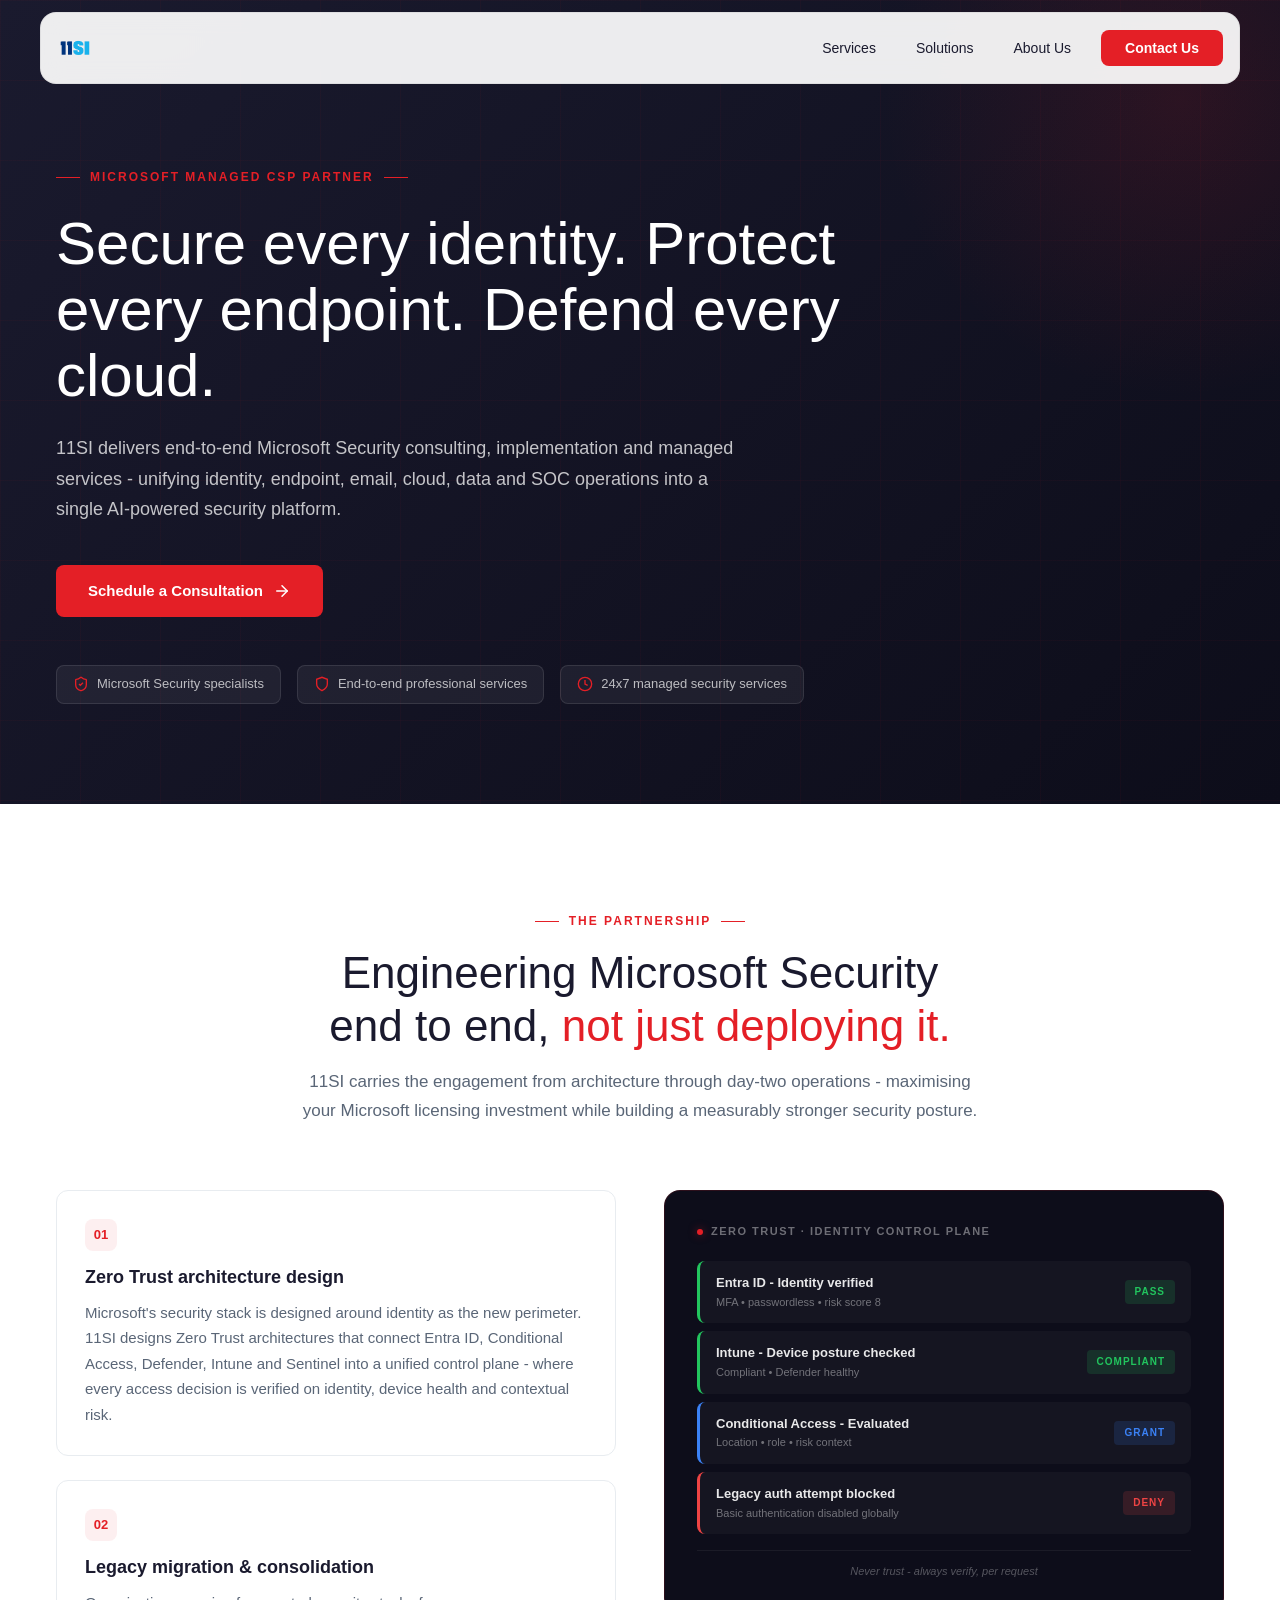
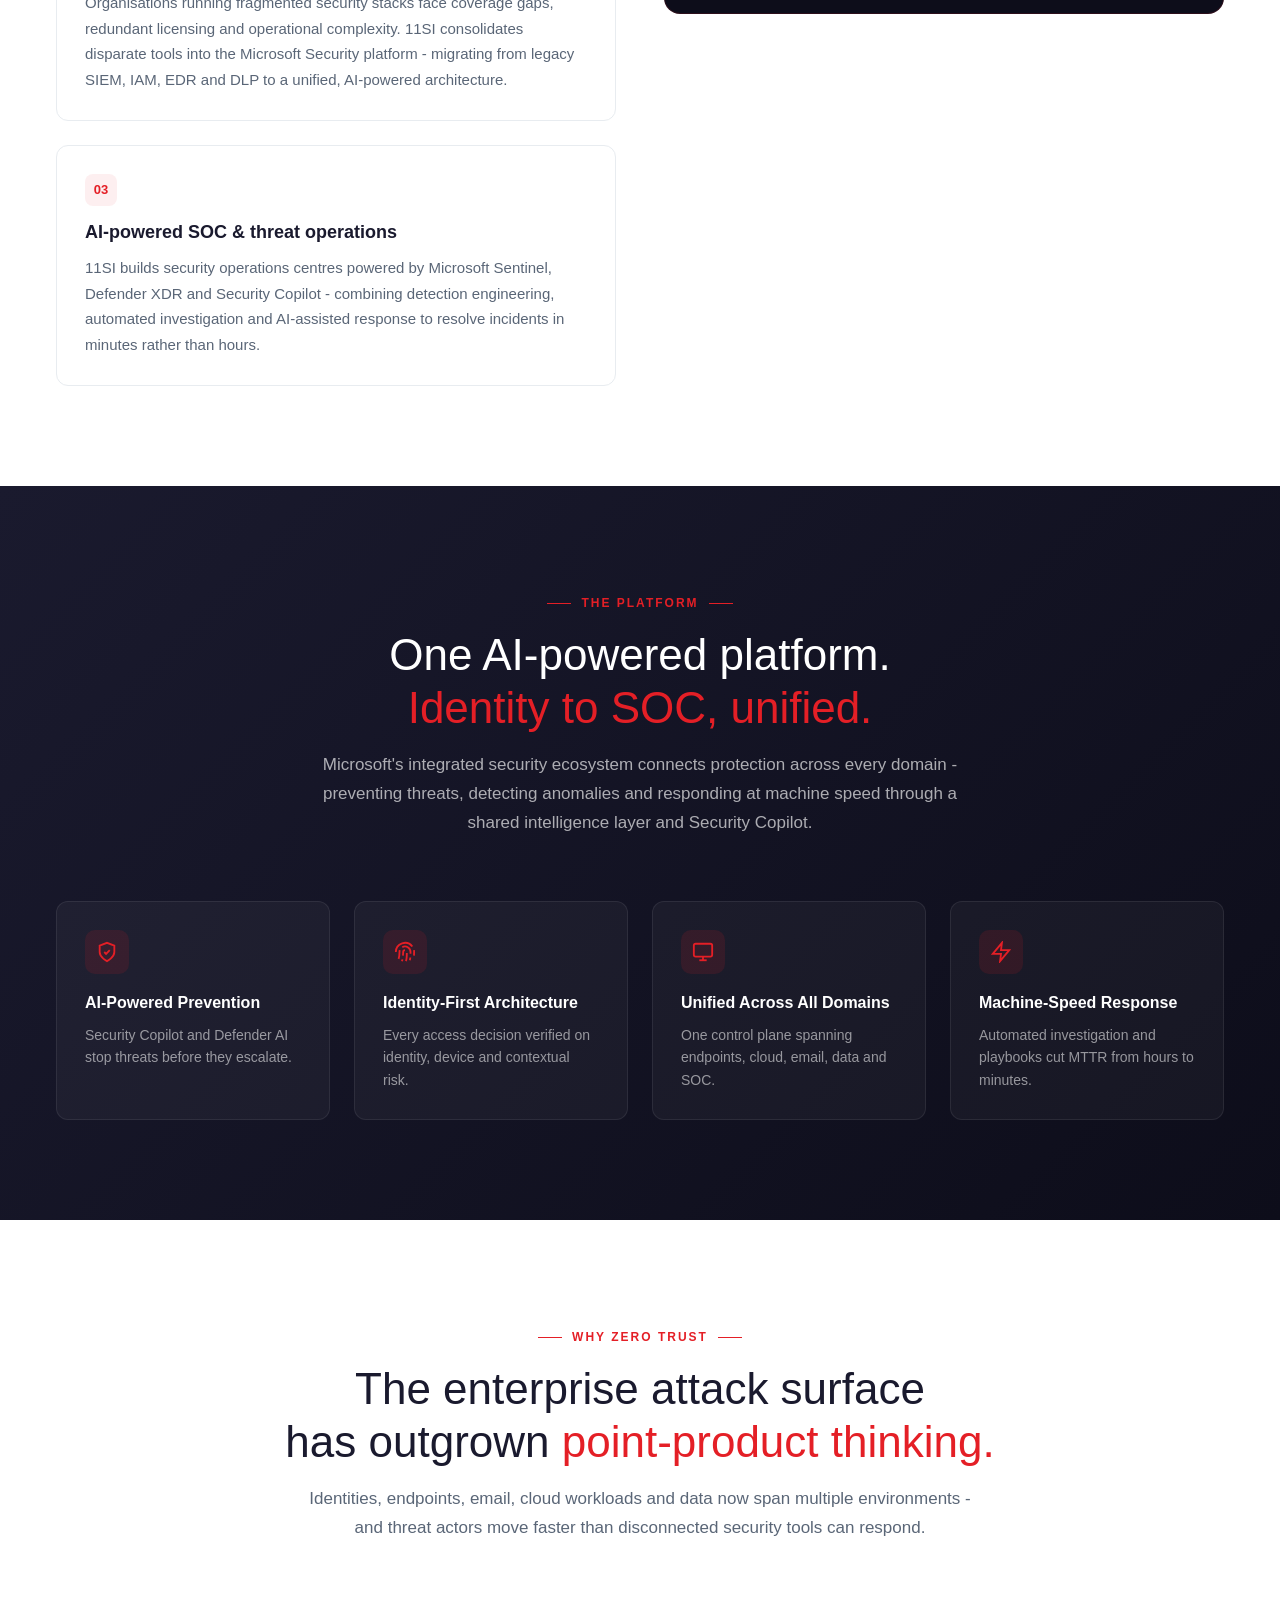
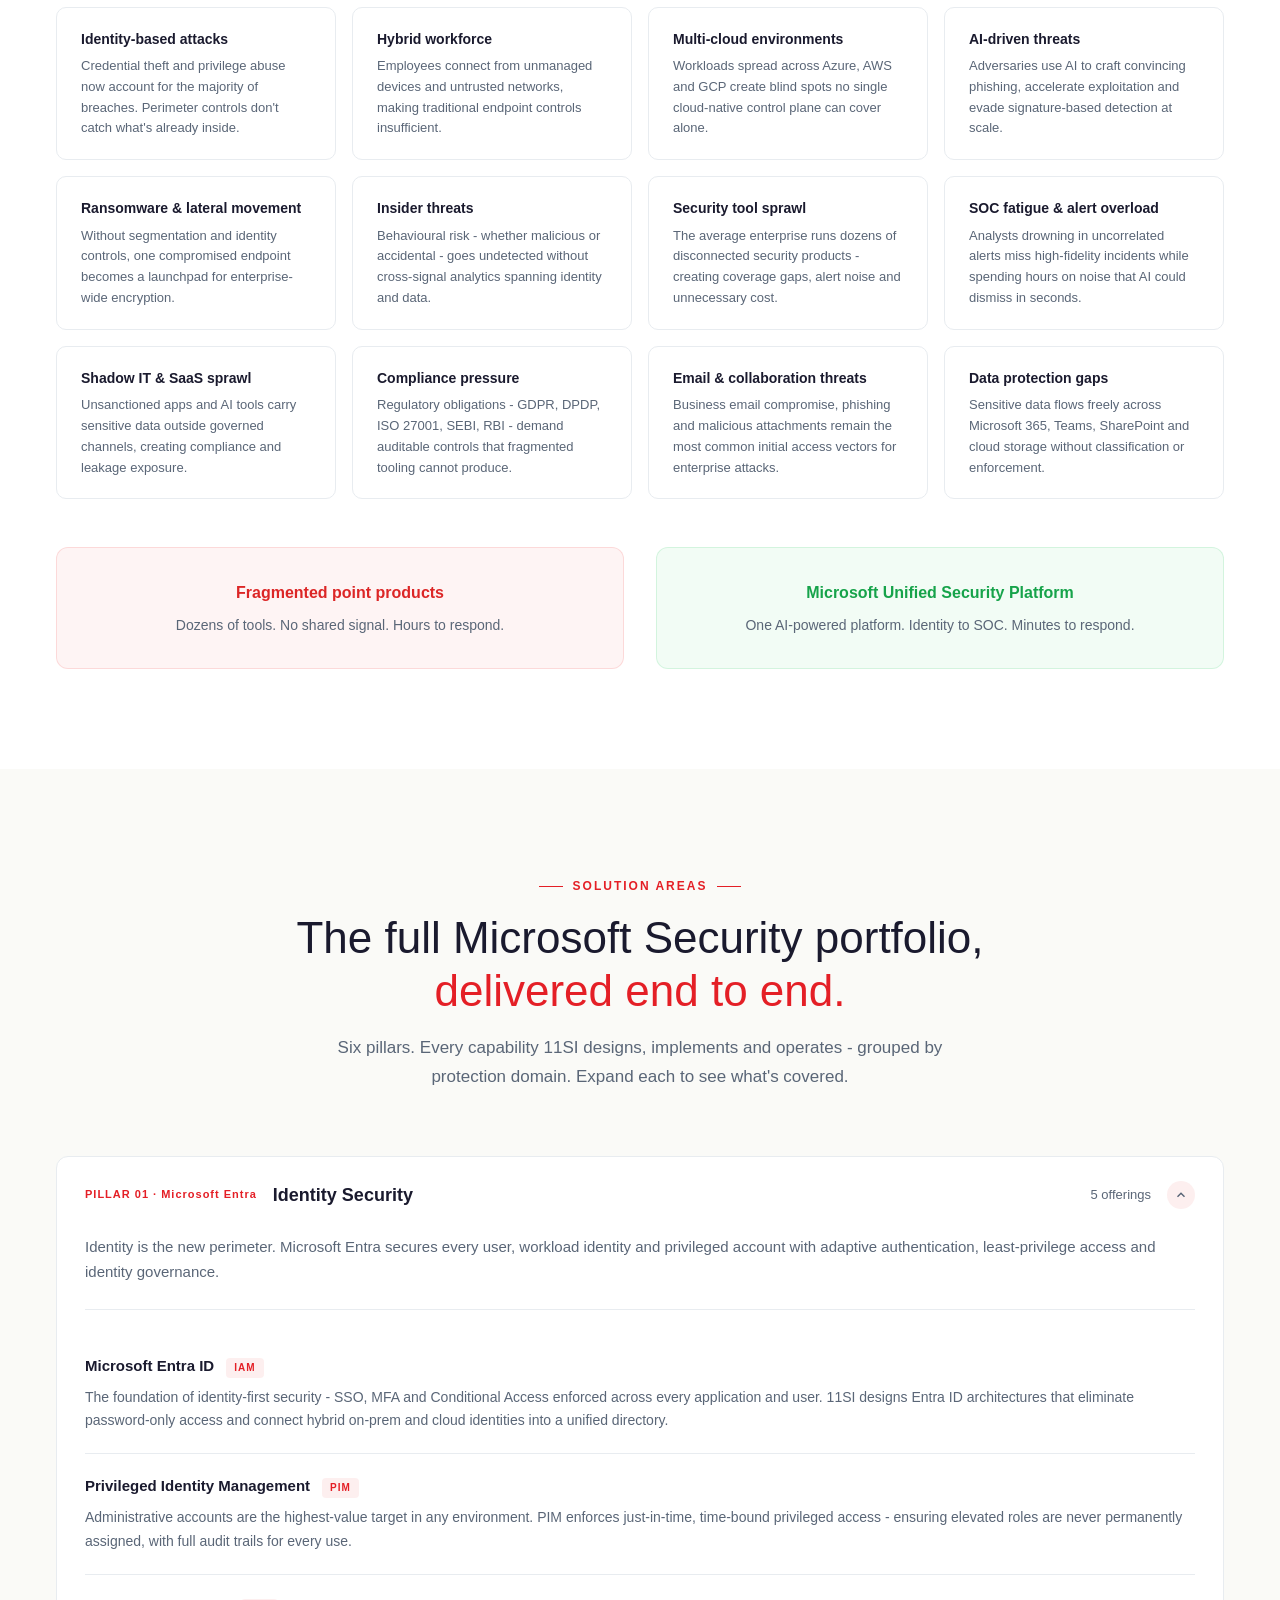
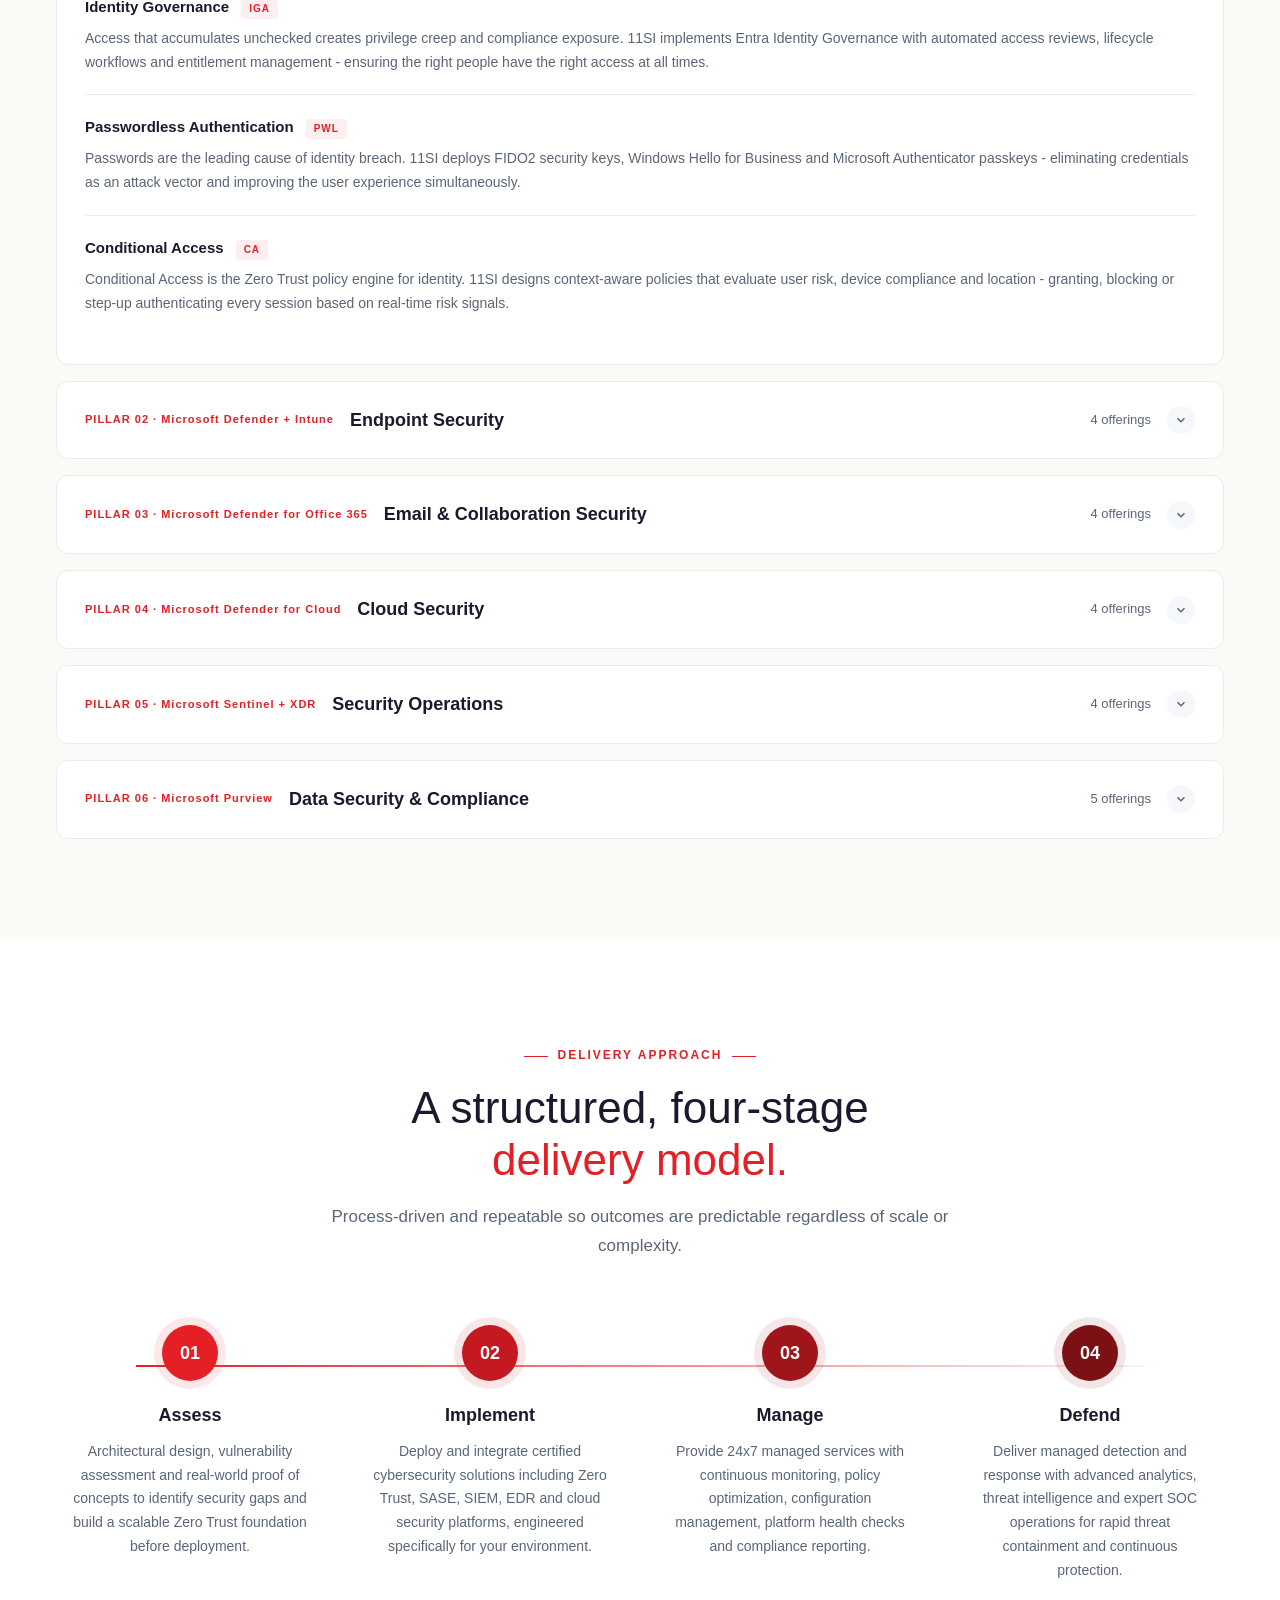
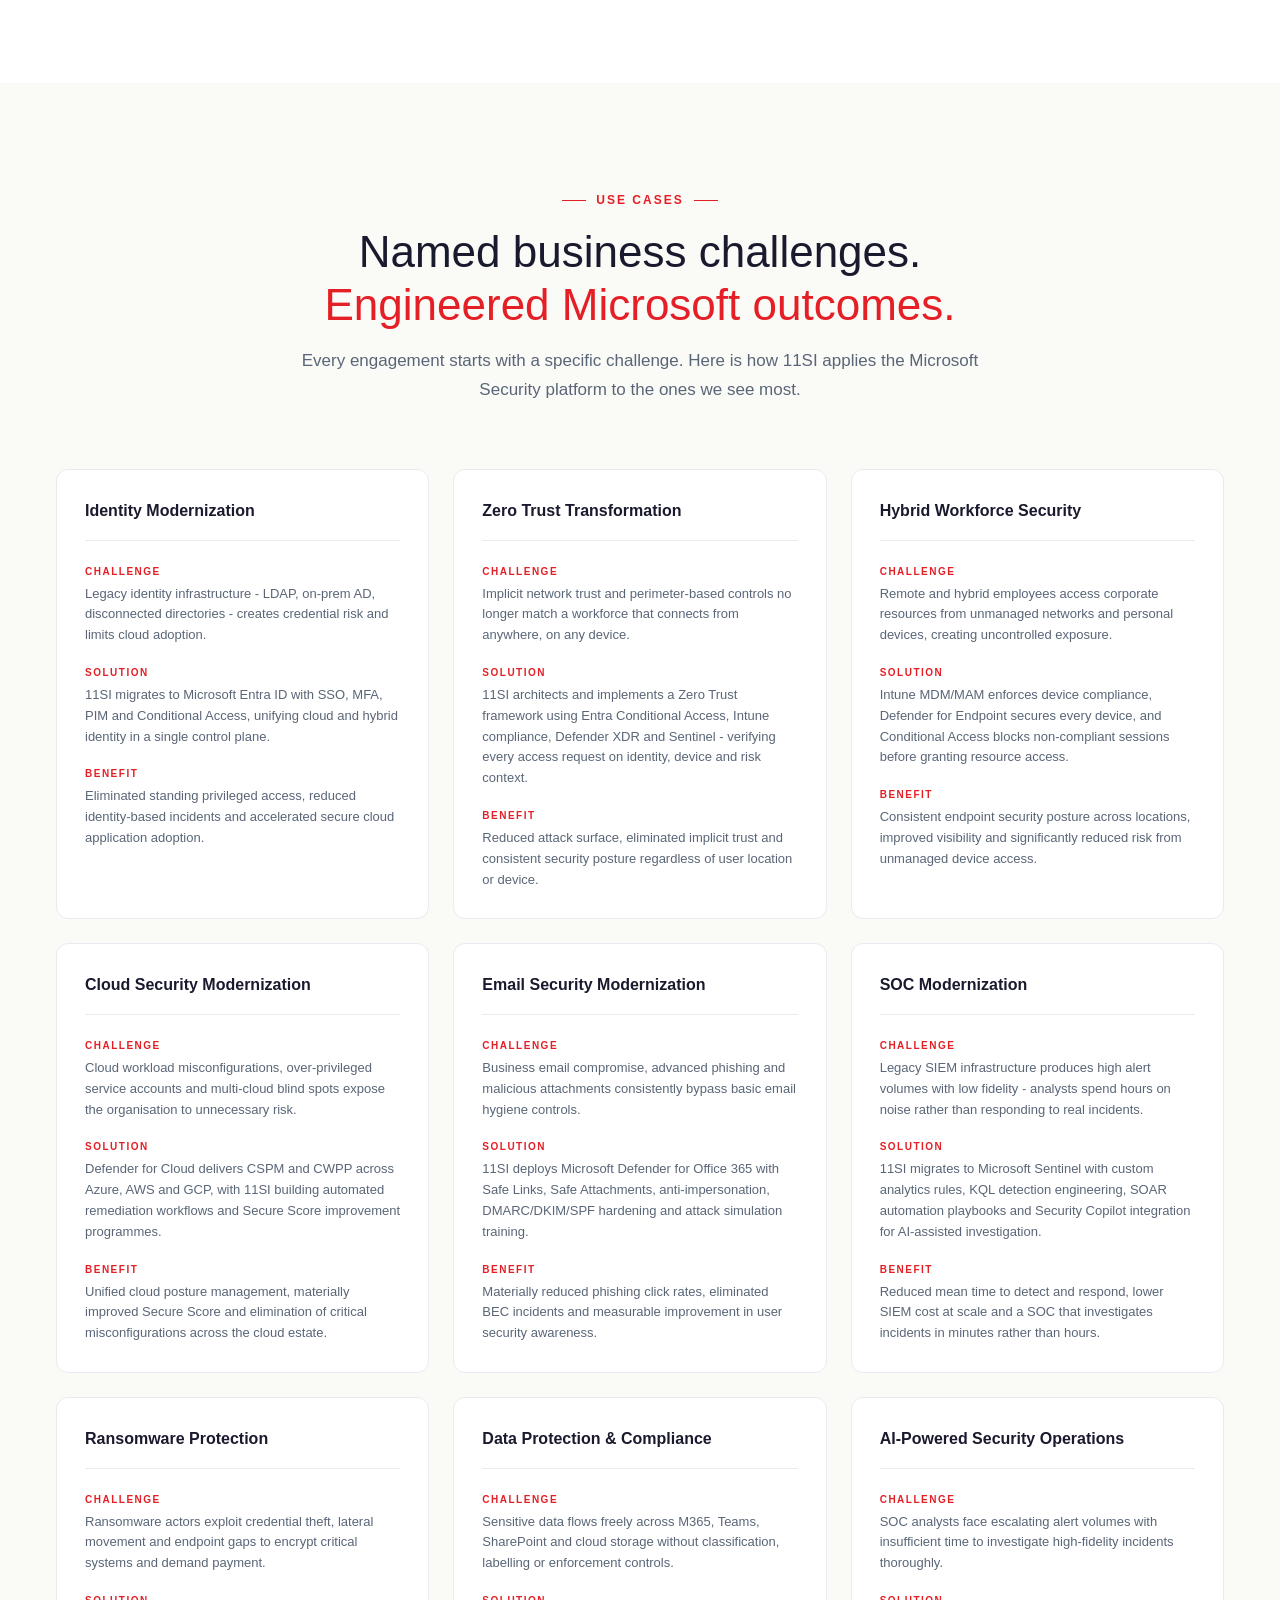
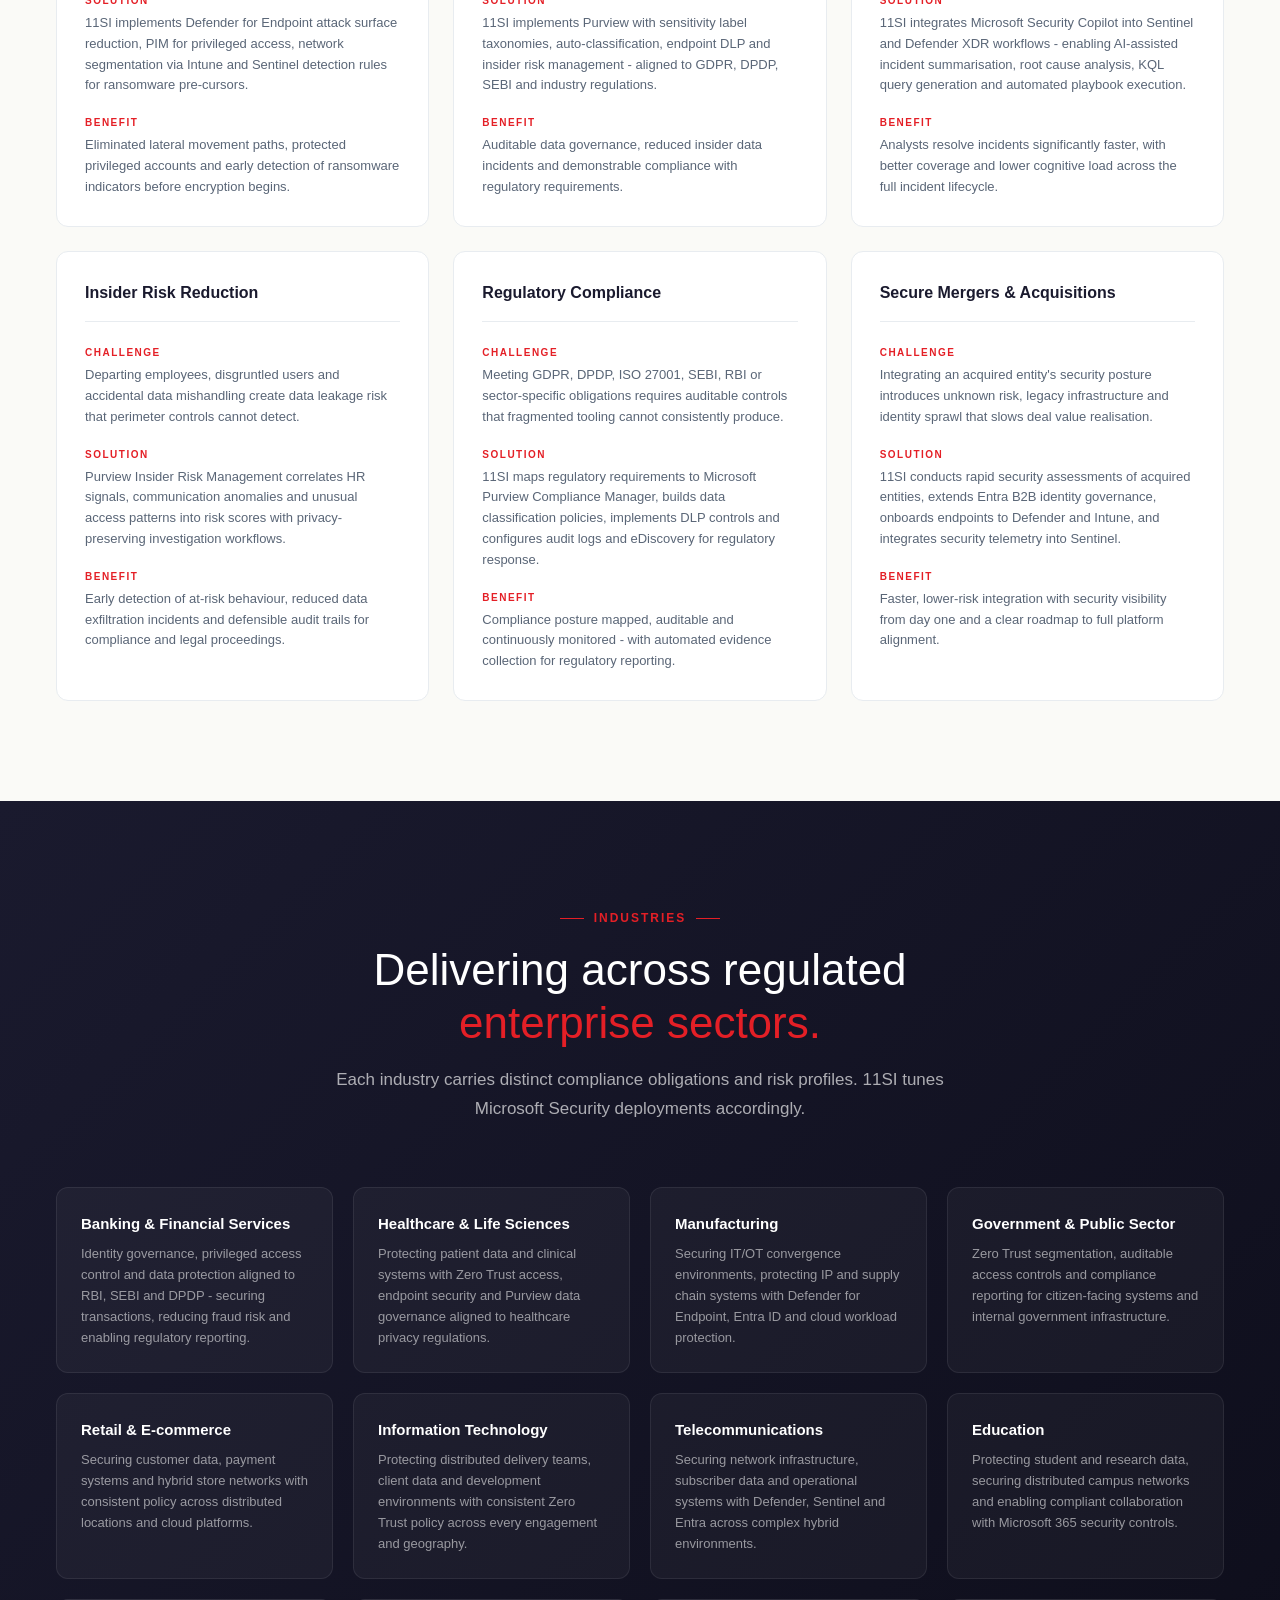
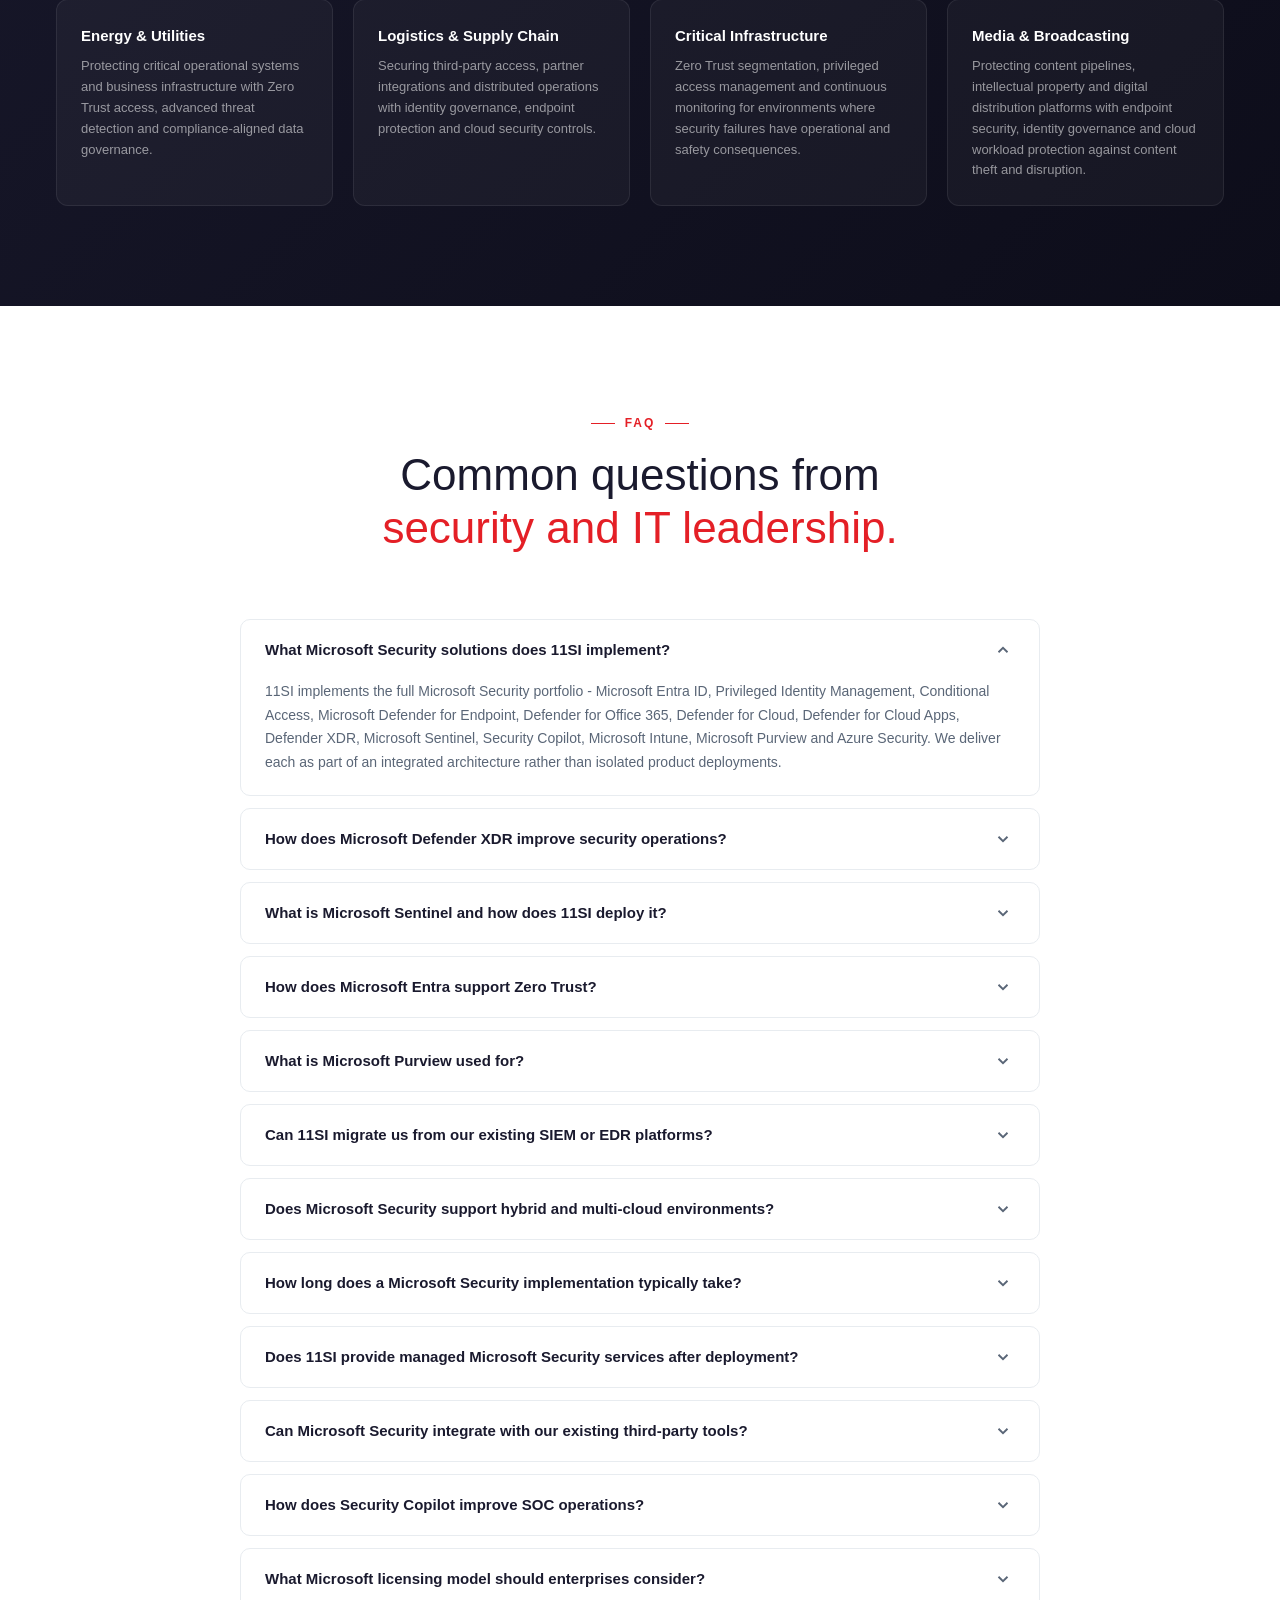
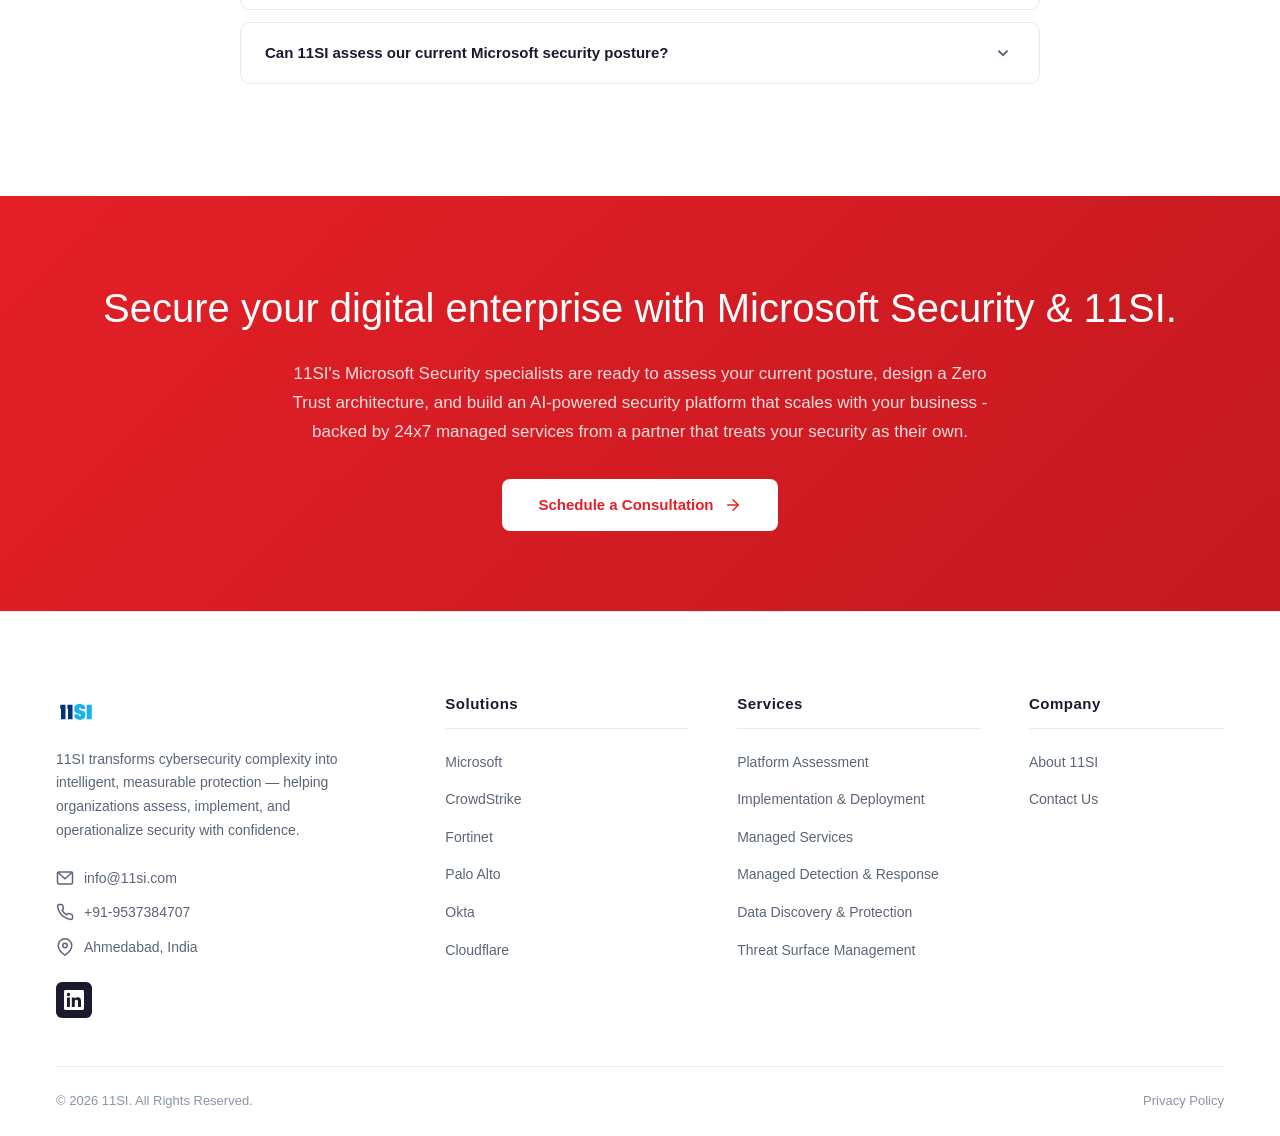
<file: solutions/microsoft.html>
<!DOCTYPE html>
<html lang="en">
<head>
  <meta charset="UTF-8">
  <meta name="viewport" content="width=device-width, initial-scale=1.0">
  <meta name="description" content="11SI delivers end-to-end Microsoft Security consulting, implementation and managed services — unifying identity, endpoint, email, cloud, data and SOC operations into a single AI-powered security platform.">
  <meta name="keywords" content="Microsoft Security, Microsoft Entra, Microsoft Defender, Microsoft Sentinel, Microsoft Purview, Microsoft Intune, Zero Trust, cybersecurity, managed services, 11SI">
  <meta name="author" content="11SI">
  <meta name="robots" content="index, follow">
  <meta name="theme-color" content="#E41F26">

  <meta property="og:type" content="website">
  <meta property="og:title" content="Microsoft Security Solutions | 11SI">
  <meta property="og:description" content="End-to-end Microsoft Security consulting, implementation and managed services from 11SI.">
  <meta property="og:url" content="https://11si.com/solutions/microsoft.html">
  <meta property="og:site_name" content="11SI">

  <link rel="canonical" href="https://11si.com/solutions/microsoft.html">

  <title>Microsoft Security Solutions | 11SI</title>

  <link rel="preconnect" href="https://api.fontshare.com" crossorigin>
  <link href="https://api.fontshare.com/v2/css?f[]=satoshi@300,400,500,600,700,800,900&display=swap" rel="stylesheet">

  <link rel="stylesheet" href="../css/styles.css">

  <style>
    /* ============================================
       Microsoft Solutions Page — Inline Styles
       ============================================ */

    /* --- Hero Banner --- */
    .ms-hero {
      position: relative;
      padding: 160px 0 100px;
      background: linear-gradient(135deg, #1A1A2E 0%, #0d0d1a 100%);
      color: #fff;
      overflow: hidden;
    }

    .ms-hero::before {
      content: '';
      position: absolute;
      inset: 0;
      background-image:
        linear-gradient(rgba(228, 31, 38, 0.04) 1px, transparent 1px),
        linear-gradient(90deg, rgba(228, 31, 38, 0.04) 1px, transparent 1px);
      background-size: 80px 80px;
      pointer-events: none;
    }

    .ms-hero::after {
      content: '';
      position: absolute;
      top: -200px;
      right: -200px;
      width: 600px;
      height: 600px;
      background: radial-gradient(circle, rgba(228, 31, 38, 0.12) 0%, transparent 70%);
      pointer-events: none;
    }

    .ms-hero .container {
      position: relative;
      z-index: 1;
    }

    .ms-hero-eyebrow {
      display: inline-flex;
      align-items: center;
      gap: 10px;
      font-size: 12px;
      font-weight: 600;
      letter-spacing: 2px;
      text-transform: uppercase;
      color: var(--color-accent);
      margin-bottom: 24px;
    }

    .ms-hero-eyebrow::before,
    .ms-hero-eyebrow::after {
      content: '';
      width: 24px;
      height: 1px;
      background: var(--color-accent);
    }

    .ms-hero h1 {
      font-size: clamp(36px, 5vw, 60px);
      font-weight: 500;
      line-height: 1.1;
      max-width: 800px;
      margin-bottom: 24px;
    }

    .ms-hero-desc {
      font-size: 18px;
      line-height: 1.7;
      color: rgba(255,255,255,0.75);
      max-width: 680px;
      margin-bottom: 40px;
    }

    .ms-hero-cta {
      display: inline-flex;
      align-items: center;
      gap: 10px;
      padding: 14px 32px;
      background: var(--color-accent);
      color: #fff;
      font-size: 15px;
      font-weight: 600;
      border-radius: 8px;
      transition: background 0.3s ease;
    }

    .ms-hero-cta:hover {
      background: var(--color-hover);
    }

    .ms-hero-cta svg {
      transition: transform 0.3s ease;
    }

    .ms-hero-cta:hover svg {
      transform: translateX(4px);
    }

    .ms-hero-badges {
      display: flex;
      flex-wrap: wrap;
      gap: 16px;
      margin-top: 48px;
    }

    .ms-hero-badge {
      display: flex;
      align-items: center;
      gap: 8px;
      padding: 8px 16px;
      background: rgba(255,255,255,0.06);
      border: 1px solid rgba(255,255,255,0.1);
      border-radius: 8px;
      font-size: 13px;
      color: rgba(255,255,255,0.7);
    }

    .ms-hero-badge svg {
      color: var(--color-accent);
      flex-shrink: 0;
    }

    /* --- Section Shared --- */
    .ms-section {
      padding: 100px 0;
    }

    .ms-section-alt {
      background: var(--color-off-white);
    }

    .ms-section-dark {
      background: linear-gradient(135deg, #1A1A2E 0%, #0d0d1a 100%);
      color: #fff;
    }

    .ms-section-header {
      text-align: center;
      margin-bottom: 64px;
    }

    .ms-eyebrow {
      display: inline-flex;
      align-items: center;
      gap: 10px;
      font-size: 12px;
      font-weight: 600;
      letter-spacing: 2px;
      text-transform: uppercase;
      color: var(--color-accent);
      margin-bottom: 16px;
    }

    .ms-eyebrow::before,
    .ms-eyebrow::after {
      content: '';
      width: 24px;
      height: 1px;
      background: var(--color-accent);
    }

    .ms-section-header h2 {
      font-size: clamp(28px, 4vw, 44px);
      font-weight: 500;
      line-height: 1.2;
      color: var(--color-text);
      margin-bottom: 16px;
    }

    .ms-section-dark .ms-section-header h2 {
      color: #fff;
    }

    .ms-section-header h2 em {
      color: var(--color-accent);
      font-style: normal;
    }

    .ms-section-header p {
      font-size: 17px;
      line-height: 1.7;
      color: var(--color-text-secondary);
      max-width: 680px;
      margin: 0 auto;
    }

    .ms-section-dark .ms-section-header p {
      color: rgba(255,255,255,0.65);
    }

    /* --- Partnership Section --- */
    .ms-partner-grid {
      display: grid;
      grid-template-columns: 1fr 1fr;
      gap: 48px;
      align-items: start;
    }

    .ms-partner-cards {
      display: flex;
      flex-direction: column;
      gap: 24px;
    }

    .ms-partner-card {
      padding: 28px;
      background: var(--color-white);
      border: 1px solid var(--gray-100);
      border-radius: 12px;
      transition: all 0.3s ease;
    }

    .ms-partner-card:hover {
      border-color: var(--color-accent);
      box-shadow: var(--shadow-md);
    }

    .ms-partner-card-num {
      display: inline-flex;
      align-items: center;
      justify-content: center;
      width: 32px;
      height: 32px;
      background: var(--accent-wash);
      color: var(--color-accent);
      font-size: 13px;
      font-weight: 700;
      border-radius: 8px;
      margin-bottom: 12px;
    }

    .ms-partner-card h3 {
      font-size: 18px;
      font-weight: 600;
      margin-bottom: 8px;
      color: var(--color-text);
    }

    .ms-partner-card p {
      font-size: 15px;
      line-height: 1.7;
      color: var(--color-text-secondary);
    }

    .ms-partner-visual {
      background: #0D0D1A;
      border-radius: 16px;
      padding: 32px;
      border: 1px solid rgba(228, 31, 38, 0.15);
    }

    .ms-terminal-header {
      display: flex;
      align-items: center;
      gap: 8px;
      margin-bottom: 20px;
      font-size: 11px;
      font-weight: 600;
      letter-spacing: 1.5px;
      text-transform: uppercase;
      color: rgba(255,255,255,0.4);
    }

    .ms-terminal-dot {
      width: 6px;
      height: 6px;
      border-radius: 50%;
      background: var(--color-accent);
      box-shadow: 0 0 8px rgba(228, 31, 38, 0.5);
    }

    .ms-zt-line {
      display: flex;
      align-items: center;
      gap: 12px;
      padding: 12px 16px;
      background: rgba(255,255,255,0.03);
      border-radius: 8px;
      margin-bottom: 8px;
      border-left: 3px solid transparent;
    }

    .ms-zt-line.pass { border-left-color: #22c55e; }
    .ms-zt-line.deny { border-left-color: #ef4444; }
    .ms-zt-line.grant { border-left-color: #3b82f6; }
    .ms-zt-line.compliant { border-left-color: #22c55e; }

    .ms-zt-content {
      flex: 1;
    }

    .ms-zt-title {
      font-size: 13px;
      font-weight: 600;
      color: rgba(255,255,255,0.9);
    }

    .ms-zt-sub {
      font-size: 11px;
      color: rgba(255,255,255,0.4);
    }

    .ms-zt-badge {
      padding: 4px 10px;
      border-radius: 4px;
      font-size: 10px;
      font-weight: 700;
      letter-spacing: 1px;
    }

    .ms-zt-badge.pass { background: rgba(34, 197, 94, 0.15); color: #22c55e; }
    .ms-zt-badge.deny { background: rgba(239, 68, 68, 0.15); color: #ef4444; }
    .ms-zt-badge.grant { background: rgba(59, 130, 246, 0.15); color: #3b82f6; }
    .ms-zt-badge.compliant { background: rgba(34, 197, 94, 0.15); color: #22c55e; }

    .ms-zt-footer {
      margin-top: 16px;
      padding-top: 12px;
      border-top: 1px solid rgba(255,255,255,0.06);
      font-size: 11px;
      color: rgba(255,255,255,0.3);
      font-style: italic;
      text-align: center;
    }

    /* --- Platform Features --- */
    .ms-platform-grid {
      display: grid;
      grid-template-columns: repeat(4, 1fr);
      gap: 24px;
    }

    .ms-platform-card {
      padding: 28px;
      background: rgba(255,255,255,0.04);
      border: 1px solid rgba(255,255,255,0.08);
      border-radius: 12px;
      transition: all 0.3s ease;
    }

    .ms-platform-card:hover {
      border-color: rgba(228, 31, 38, 0.3);
      background: rgba(255,255,255,0.06);
    }

    .ms-platform-icon {
      display: flex;
      align-items: center;
      justify-content: center;
      width: 44px;
      height: 44px;
      background: rgba(228, 31, 38, 0.12);
      border-radius: 10px;
      margin-bottom: 16px;
      color: var(--color-accent);
    }

    .ms-platform-card h3 {
      font-size: 16px;
      font-weight: 600;
      color: #fff;
      margin-bottom: 8px;
    }

    .ms-platform-card p {
      font-size: 14px;
      line-height: 1.6;
      color: rgba(255,255,255,0.55);
    }

    /* --- Zero Trust Challenges --- */
    .ms-zt-grid {
      display: grid;
      grid-template-columns: repeat(4, 1fr);
      gap: 16px;
    }

    .ms-zt-challenge {
      padding: 20px 24px;
      background: var(--color-white);
      border: 1px solid var(--gray-100);
      border-radius: 10px;
      transition: all 0.3s ease;
    }

    .ms-zt-challenge:hover {
      border-color: var(--color-accent);
      box-shadow: var(--shadow-sm);
    }

    .ms-zt-challenge h3 {
      font-size: 14px;
      font-weight: 600;
      color: var(--color-text);
      margin-bottom: 6px;
    }

    .ms-zt-challenge p {
      font-size: 13px;
      line-height: 1.6;
      color: var(--color-text-secondary);
    }

    .ms-zt-comparison {
      display: grid;
      grid-template-columns: 1fr 1fr;
      gap: 32px;
      margin-top: 48px;
    }

    .ms-zt-box {
      padding: 32px;
      border-radius: 12px;
      text-align: center;
    }

    .ms-zt-box.old {
      background: rgba(239, 68, 68, 0.06);
      border: 1px solid rgba(239, 68, 68, 0.15);
    }

    .ms-zt-box.new {
      background: rgba(34, 197, 94, 0.06);
      border: 1px solid rgba(34, 197, 94, 0.15);
    }

    .ms-zt-box h3 {
      font-size: 16px;
      font-weight: 600;
      margin-bottom: 8px;
    }

    .ms-zt-box.old h3 { color: #dc2626; }
    .ms-zt-box.new h3 { color: #16a34a; }

    .ms-zt-box p {
      font-size: 14px;
      color: var(--color-text-secondary);
    }

    /* --- Solution Pillars --- */
    .ms-pillars {
      display: flex;
      flex-direction: column;
      gap: 16px;
    }

    .ms-pillar {
      border: 1px solid var(--gray-100);
      border-radius: 12px;
      overflow: hidden;
      background: var(--color-white);
      transition: box-shadow 0.3s ease;
    }

    .ms-pillar:hover {
      box-shadow: var(--shadow-sm);
    }

    .ms-pillar-header {
      display: flex;
      align-items: center;
      justify-content: space-between;
      padding: 24px 28px;
      cursor: pointer;
      user-select: none;
    }

    .ms-pillar-header:hover {
      background: var(--accent-wash);
    }

    .ms-pillar-left {
      display: flex;
      align-items: center;
      gap: 16px;
    }

    .ms-pillar-num {
      font-size: 11px;
      font-weight: 700;
      letter-spacing: 1px;
      color: var(--color-accent);
      white-space: nowrap;
    }

    .ms-pillar-header h3 {
      font-size: 18px;
      font-weight: 600;
      color: var(--color-text);
    }

    .ms-pillar-meta {
      display: flex;
      align-items: center;
      gap: 16px;
      color: var(--color-text-secondary);
      font-size: 13px;
    }

    .ms-pillar-toggle {
      display: flex;
      align-items: center;
      justify-content: center;
      width: 28px;
      height: 28px;
      border-radius: 50%;
      background: var(--gray-50);
      transition: all 0.3s ease;
    }

    .ms-pillar.active .ms-pillar-toggle {
      background: var(--accent-wash);
      transform: rotate(180deg);
    }

    .ms-pillar-body {
      max-height: 0;
      overflow: hidden;
      transition: max-height 0.4s ease;
    }

    .ms-pillar.active .ms-pillar-body {
      max-height: 2000px;
    }

    .ms-pillar-content {
      padding: 0 28px 28px;
    }

    .ms-pillar-desc {
      font-size: 15px;
      line-height: 1.7;
      color: var(--color-text-secondary);
      margin-bottom: 24px;
      padding-bottom: 24px;
      border-bottom: 1px solid var(--gray-100);
    }

    .ms-offering {
      padding: 20px 0;
      border-bottom: 1px solid var(--gray-100);
    }

    .ms-offering:last-child {
      border-bottom: none;
    }

    .ms-offering-header {
      display: flex;
      align-items: baseline;
      gap: 12px;
      margin-bottom: 8px;
    }

    .ms-offering h4 {
      font-size: 15px;
      font-weight: 600;
      color: var(--color-text);
    }

    .ms-offering-tag {
      font-size: 10px;
      font-weight: 700;
      letter-spacing: 1px;
      color: var(--color-accent);
      background: var(--accent-wash);
      padding: 2px 8px;
      border-radius: 4px;
    }

    .ms-offering p {
      font-size: 14px;
      line-height: 1.7;
      color: var(--color-text-secondary);
    }

    /* --- Delivery Timeline --- */
    .ms-timeline {
      display: grid;
      grid-template-columns: repeat(4, 1fr);
      gap: 32px;
      position: relative;
    }

    .ms-timeline::before {
      content: '';
      position: absolute;
      top: 40px;
      left: 80px;
      right: 80px;
      height: 2px;
      background: linear-gradient(to right, var(--color-accent), var(--accent-wash));
    }

    .ms-timeline-step {
      text-align: center;
    }

    .ms-step-circle {
      width: 56px;
      height: 56px;
      border-radius: 50%;
      display: flex;
      align-items: center;
      justify-content: center;
      font-size: 18px;
      font-weight: 700;
      color: #fff;
      margin: 0 auto 20px;
      position: relative;
      z-index: 1;
    }

    .ms-step-circle.s1 { background: var(--color-accent); box-shadow: 0 0 0 8px rgba(228, 31, 38, 0.1); }
    .ms-step-circle.s2 { background: #c41920; box-shadow: 0 0 0 8px rgba(196, 25, 32, 0.1); }
    .ms-step-circle.s3 { background: #a0151a; box-shadow: 0 0 0 8px rgba(160, 21, 26, 0.1); }
    .ms-step-circle.s4 { background: #7d1015; box-shadow: 0 0 0 8px rgba(125, 16, 21, 0.1); }

    .ms-timeline-step h3 {
      font-size: 18px;
      font-weight: 600;
      color: var(--color-text);
      margin-bottom: 10px;
    }

    .ms-timeline-step p {
      font-size: 14px;
      line-height: 1.7;
      color: var(--color-text-secondary);
      max-width: 240px;
      margin: 0 auto;
    }

    /* --- Use Cases --- */
    .ms-uc-grid {
      display: grid;
      grid-template-columns: repeat(3, 1fr);
      gap: 24px;
    }

    .ms-uc-card {
      padding: 28px;
      background: var(--color-white);
      border: 1px solid var(--gray-100);
      border-radius: 12px;
      transition: all 0.3s ease;
    }

    .ms-uc-card:hover {
      border-color: var(--color-accent);
      box-shadow: var(--shadow-md);
    }

    .ms-uc-card h3 {
      font-size: 16px;
      font-weight: 600;
      color: var(--color-text);
      margin-bottom: 16px;
      padding-bottom: 16px;
      border-bottom: 1px solid var(--gray-100);
    }

    .ms-uc-row {
      margin-bottom: 12px;
    }

    .ms-uc-row:last-child {
      margin-bottom: 0;
    }

    .ms-uc-label {
      display: inline-block;
      font-size: 10px;
      font-weight: 700;
      letter-spacing: 1.5px;
      text-transform: uppercase;
      color: var(--color-accent);
      margin-bottom: 4px;
    }

    .ms-uc-row p {
      font-size: 13px;
      line-height: 1.6;
      color: var(--color-text-secondary);
    }

    /* --- Industries --- */
    .ms-industries-grid {
      display: grid;
      grid-template-columns: repeat(4, 1fr);
      gap: 20px;
    }

    .ms-industry-card {
      padding: 24px;
      background: rgba(255,255,255,0.04);
      border: 1px solid rgba(255,255,255,0.08);
      border-radius: 12px;
      transition: all 0.3s ease;
    }

    .ms-industry-card:hover {
      border-color: rgba(228, 31, 38, 0.3);
      background: rgba(255,255,255,0.06);
    }

    .ms-industry-card h3 {
      font-size: 15px;
      font-weight: 600;
      color: #fff;
      margin-bottom: 8px;
    }

    .ms-industry-card p {
      font-size: 13px;
      line-height: 1.6;
      color: rgba(255,255,255,0.55);
    }

    /* --- FAQ --- */
    .ms-faq-list {
      max-width: 800px;
      margin: 0 auto;
    }

    .ms-faq-item {
      border: 1px solid var(--gray-100);
      border-radius: 10px;
      margin-bottom: 12px;
      overflow: hidden;
      background: var(--color-white);
      transition: border-color 0.3s ease;
    }

    .ms-faq-item:hover {
      border-color: var(--color-accent);
    }

    .ms-faq-header {
      display: flex;
      align-items: center;
      justify-content: space-between;
      padding: 18px 24px;
      cursor: pointer;
      user-select: none;
    }

    .ms-faq-header h3 {
      font-size: 15px;
      font-weight: 600;
      color: var(--color-text);
      flex: 1;
      padding-right: 16px;
    }

    .ms-faq-icon {
      width: 24px;
      height: 24px;
      display: flex;
      align-items: center;
      justify-content: center;
      flex-shrink: 0;
      color: var(--color-text-secondary);
      transition: transform 0.3s ease;
    }

    .ms-faq-item.active .ms-faq-icon {
      transform: rotate(180deg);
    }

    .ms-faq-body {
      max-height: 0;
      overflow: hidden;
      transition: max-height 0.4s ease;
    }

    .ms-faq-item.active .ms-faq-body {
      max-height: 500px;
    }

    .ms-faq-answer {
      padding: 0 24px 20px;
      font-size: 14px;
      line-height: 1.7;
      color: var(--color-text-secondary);
    }

    /* --- CTA Banner --- */
    .ms-cta-banner {
      padding: 80px 0;
      background: linear-gradient(135deg, var(--color-accent) 0%, #c41920 100%);
      color: #fff;
      text-align: center;
    }

    .ms-cta-banner h2 {
      font-size: clamp(28px, 4vw, 40px);
      font-weight: 500;
      margin-bottom: 20px;
    }

    .ms-cta-banner p {
      font-size: 17px;
      line-height: 1.7;
      max-width: 700px;
      margin: 0 auto 32px;
      color: rgba(255,255,255,0.85);
    }

    .ms-cta-btn {
      display: inline-flex;
      align-items: center;
      gap: 10px;
      padding: 14px 36px;
      background: #fff;
      color: var(--color-accent);
      font-size: 15px;
      font-weight: 600;
      border-radius: 8px;
      transition: all 0.3s ease;
    }

    .ms-cta-btn:hover {
      background: rgba(255,255,255,0.9);
      transform: translateY(-2px);
      box-shadow: 0 8px 24px rgba(0,0,0,0.15);
    }

    /* --- Responsive --- */
    @media (max-width: 1024px) {
      .ms-platform-grid {
        grid-template-columns: repeat(2, 1fr);
      }
      .ms-zt-grid {
        grid-template-columns: repeat(3, 1fr);
      }
      .ms-uc-grid {
        grid-template-columns: repeat(2, 1fr);
      }
      .ms-industries-grid {
        grid-template-columns: repeat(3, 1fr);
      }
      .ms-timeline {
        grid-template-columns: repeat(2, 1fr);
        gap: 40px;
      }
      .ms-timeline::before {
        display: none;
      }
    }

    @media (max-width: 768px) {
      .ms-hero {
        padding: 130px 0 70px;
      }
      .ms-hero h1 {
        font-size: 32px;
      }
      .ms-section {
        padding: 70px 0;
      }
      .ms-partner-grid {
        grid-template-columns: 1fr;
      }
      .ms-platform-grid {
        grid-template-columns: 1fr 1fr;
      }
      .ms-zt-grid {
        grid-template-columns: repeat(2, 1fr);
      }
      .ms-zt-comparison {
        grid-template-columns: 1fr;
      }
      .ms-timeline {
        grid-template-columns: 1fr 1fr;
      }
      .ms-uc-grid {
        grid-template-columns: 1fr;
      }
      .ms-industries-grid {
        grid-template-columns: repeat(2, 1fr);
      }
      .ms-pillar-header {
        padding: 18px 20px;
      }
      .ms-pillar-content {
        padding: 0 20px 20px;
      }
    }

    @media (max-width: 480px) {
      .ms-hero {
        padding: 120px 0 60px;
      }
      .ms-platform-grid,
      .ms-zt-grid,
      .ms-industries-grid {
        grid-template-columns: 1fr;
      }
      .ms-timeline {
        grid-template-columns: 1fr;
      }
      .ms-hero-badges {
        flex-direction: column;
      }
      .ms-pillar-meta {
        display: none;
      }
    }
  </style>
</head>
<body>

  <!-- Navbar -->
  <nav class="navbar" id="navbar" role="navigation" aria-label="Main navigation">
    <div class="nav-container">
      <a href="/" class="nav-logo" aria-label="11SI Home">
        <img src="../images/logo.png" alt="11SI Logo" width="100" height="40">
      </a>
      <button class="nav-toggle" id="navToggle" aria-label="Toggle navigation menu" aria-expanded="false">
        <span></span><span></span><span></span>
      </button>
      <ul class="nav-menu" id="navMenu" role="menubar">
        <li class="nav-item has-dropdown" role="none">
          <a href="/#services" class="nav-link" role="menuitem" aria-haspopup="true">Services</a>
          <ul class="dropdown" role="menu">
            <li role="none"><a href="/#services" role="menuitem">Platform Assessment</a></li>
            <li role="none"><a href="/#services" role="menuitem">Implementation &amp; Deployment</a></li>
            <li role="none"><a href="/#services" role="menuitem">Managed Services</a></li>
            <li role="none"><a href="/#services" role="menuitem">Managed Detection &amp; Response</a></li>
            <li role="none"><a href="/#services" role="menuitem">Data Discovery &amp; Protection</a></li>
            <li role="none"><a href="/#services" role="menuitem">Threat Surface Management</a></li>
          </ul>
        </li>
        <li class="nav-item has-dropdown" role="none">
          <a href="/#partners" class="nav-link" role="menuitem" aria-haspopup="true">Solutions</a>
          <ul class="dropdown" role="menu">
            <li role="none"><a href="/solutions/microsoft.html" role="menuitem">Microsoft</a></li>
            <li role="none"><a href="/solutions/crowdstrike.html" role="menuitem">CrowdStrike</a></li>
            <li role="none"><a href="/solutions/fortinet.html" role="menuitem">Fortinet</a></li>
            <li role="none"><a href="/solutions/palo-alto.html" role="menuitem">Palo Alto</a></li>
            <li role="none"><a href="/solutions/okta.html" role="menuitem">Okta</a></li>
            <li role="none"><a href="/solutions/cloudflare.html" role="menuitem">Cloudflare</a></li>
          </ul>
        </li>
        <li class="nav-item" role="none">
          <a href="/#about" class="nav-link" role="menuitem">About Us</a>
        </li>
        <li class="nav-item" role="none">
          <a href="/#contact" class="nav-link nav-cta" role="menuitem">Contact Us</a>
        </li>
      </ul>
    </div>
  </nav>

  <main>

    <!-- ============ HERO ============ -->
    <section class="ms-hero">
      <div class="container">
        <span class="ms-hero-eyebrow">Microsoft Managed CSP Partner</span>
        <h1>Secure every identity. Protect every endpoint. Defend every cloud.</h1>
        <p class="ms-hero-desc">11SI delivers end-to-end Microsoft Security consulting, implementation and managed services - unifying identity, endpoint, email, cloud, data and SOC operations into a single AI-powered security platform.</p>
        <a href="#contact" class="ms-hero-cta">
          Schedule a Consultation
          <svg width="18" height="18" viewBox="0 0 24 24" fill="none" stroke="currentColor" stroke-width="2" stroke-linecap="round" stroke-linejoin="round"><path d="M5 12h14"/><path d="m12 5 7 7-7 7"/></svg>
        </a>
        <div class="ms-hero-badges">
          <div class="ms-hero-badge">
            <svg width="16" height="16" viewBox="0 0 24 24" fill="none" stroke="currentColor" stroke-width="2"><path d="M20 13c0 5-3.5 7.5-7.66 8.95a1 1 0 0 1-.67-.01C7.5 20.5 4 18 4 13V6a1 1 0 0 1 1-1c2 0 4.5-1.2 6.24-2.72a1.17 1.17 0 0 1 1.52 0C14.51 3.81 17 5 19 5a1 1 0 0 1 1 1z"/><path d="m9 12 2 2 4-4"/></svg>
            Microsoft Security specialists
          </div>
          <div class="ms-hero-badge">
            <svg width="16" height="16" viewBox="0 0 24 24" fill="none" stroke="currentColor" stroke-width="2"><path d="M12 22s8-4 8-10V5l-8-3-8 3v7c0 6 8 10 8 10z"/></svg>
            End-to-end professional services
          </div>
          <div class="ms-hero-badge">
            <svg width="16" height="16" viewBox="0 0 24 24" fill="none" stroke="currentColor" stroke-width="2"><circle cx="12" cy="12" r="10"/><polyline points="12 6 12 12 16 14"/></svg>
            24x7 managed security services
          </div>
        </div>
      </div>
    </section>

    <!-- ============ PARTNERSHIP ============ -->
    <section class="ms-section">
      <div class="container">
        <div class="ms-section-header">
          <span class="ms-eyebrow">The Partnership</span>
          <h2>Engineering Microsoft Security<br>end to end, <em>not just deploying it.</em></h2>
          <p>11SI carries the engagement from architecture through day-two operations - maximising your Microsoft licensing investment while building a measurably stronger security posture.</p>
        </div>

        <div class="ms-partner-grid">
          <div class="ms-partner-cards">
            <div class="ms-partner-card">
              <div class="ms-partner-card-num">01</div>
              <h3>Zero Trust architecture design</h3>
              <p>Microsoft's security stack is designed around identity as the new perimeter. 11SI designs Zero Trust architectures that connect Entra ID, Conditional Access, Defender, Intune and Sentinel into a unified control plane - where every access decision is verified on identity, device health and contextual risk.</p>
            </div>
            <div class="ms-partner-card">
              <div class="ms-partner-card-num">02</div>
              <h3>Legacy migration &amp; consolidation</h3>
              <p>Organisations running fragmented security stacks face coverage gaps, redundant licensing and operational complexity. 11SI consolidates disparate tools into the Microsoft Security platform - migrating from legacy SIEM, IAM, EDR and DLP to a unified, AI-powered architecture.</p>
            </div>
            <div class="ms-partner-card">
              <div class="ms-partner-card-num">03</div>
              <h3>AI-powered SOC &amp; threat operations</h3>
              <p>11SI builds security operations centres powered by Microsoft Sentinel, Defender XDR and Security Copilot - combining detection engineering, automated investigation and AI-assisted response to resolve incidents in minutes rather than hours.</p>
            </div>
          </div>

          <div class="ms-partner-visual">
            <div class="ms-terminal-header">
              <span class="ms-terminal-dot"></span>
              Zero Trust &middot; Identity Control Plane
            </div>
            <div class="ms-zt-line pass">
              <div class="ms-zt-content">
                <div class="ms-zt-title">Entra ID - Identity verified</div>
                <div class="ms-zt-sub">MFA &bull; passwordless &bull; risk score 8</div>
              </div>
              <span class="ms-zt-badge pass">PASS</span>
            </div>
            <div class="ms-zt-line compliant">
              <div class="ms-zt-content">
                <div class="ms-zt-title">Intune - Device posture checked</div>
                <div class="ms-zt-sub">Compliant &bull; Defender healthy</div>
              </div>
              <span class="ms-zt-badge compliant">COMPLIANT</span>
            </div>
            <div class="ms-zt-line grant">
              <div class="ms-zt-content">
                <div class="ms-zt-title">Conditional Access - Evaluated</div>
                <div class="ms-zt-sub">Location &bull; role &bull; risk context</div>
              </div>
              <span class="ms-zt-badge grant">GRANT</span>
            </div>
            <div class="ms-zt-line deny">
              <div class="ms-zt-content">
                <div class="ms-zt-title">Legacy auth attempt blocked</div>
                <div class="ms-zt-sub">Basic authentication disabled globally</div>
              </div>
              <span class="ms-zt-badge deny">DENY</span>
            </div>
            <div class="ms-zt-footer">Never trust - always verify, per request</div>
          </div>
        </div>
      </div>
    </section>

    <!-- ============ PLATFORM ============ -->
    <section class="ms-section ms-section-dark">
      <div class="container">
        <div class="ms-section-header">
          <span class="ms-eyebrow">The Platform</span>
          <h2>One AI-powered platform.<br><em>Identity to SOC, unified.</em></h2>
          <p>Microsoft's integrated security ecosystem connects protection across every domain - preventing threats, detecting anomalies and responding at machine speed through a shared intelligence layer and Security Copilot.</p>
        </div>

        <div class="ms-platform-grid">
          <div class="ms-platform-card">
            <div class="ms-platform-icon">
              <svg width="22" height="22" viewBox="0 0 24 24" fill="none" stroke="currentColor" stroke-width="2"><path d="M12 22s8-4 8-10V5l-8-3-8 3v7c0 6 8 10 8 10z"/><path d="m9 12 2 2 4-4"/></svg>
            </div>
            <h3>AI-Powered Prevention</h3>
            <p>Security Copilot and Defender AI stop threats before they escalate.</p>
          </div>
          <div class="ms-platform-card">
            <div class="ms-platform-icon">
              <svg width="22" height="22" viewBox="0 0 24 24" fill="none" stroke="currentColor" stroke-width="2"><path d="M12 10a2 2 0 0 0-2 2c0 1.02-.1 2.51-.26 4"/><path d="M14 13.12c0 2.38 0 6.38-1 8.88"/><path d="M17.29 21.02c.12-.6.43-2.3.5-3.02"/><path d="M2 12a10 10 0 0 1 18-6"/><path d="M2 16h.01"/><path d="M21.8 16c.2-2 .131-5.354 0-6"/><path d="M5 19.5C5.5 18 6 15 6 12a6 6 0 0 1 .34-2"/><path d="M8.65 22c.21-.66.45-1.32.57-2"/><path d="M9 6.8a6 6 0 0 1 9 5.2v2"/></svg>
            </div>
            <h3>Identity-First Architecture</h3>
            <p>Every access decision verified on identity, device and contextual risk.</p>
          </div>
          <div class="ms-platform-card">
            <div class="ms-platform-icon">
              <svg width="22" height="22" viewBox="0 0 24 24" fill="none" stroke="currentColor" stroke-width="2"><rect x="2" y="3" width="20" height="14" rx="2"/><line x1="8" y1="21" x2="16" y2="21"/><line x1="12" y1="17" x2="12" y2="21"/></svg>
            </div>
            <h3>Unified Across All Domains</h3>
            <p>One control plane spanning endpoints, cloud, email, data and SOC.</p>
          </div>
          <div class="ms-platform-card">
            <div class="ms-platform-icon">
              <svg width="22" height="22" viewBox="0 0 24 24" fill="none" stroke="currentColor" stroke-width="2"><polygon points="13 2 3 14 12 14 11 22 21 10 12 10 13 2"/></svg>
            </div>
            <h3>Machine-Speed Response</h3>
            <p>Automated investigation and playbooks cut MTTR from hours to minutes.</p>
          </div>
        </div>
      </div>
    </section>

    <!-- ============ WHY ZERO TRUST ============ -->
    <section class="ms-section">
      <div class="container">
        <div class="ms-section-header">
          <span class="ms-eyebrow">Why Zero Trust</span>
          <h2>The enterprise attack surface<br>has outgrown <em>point-product thinking.</em></h2>
          <p>Identities, endpoints, email, cloud workloads and data now span multiple environments - and threat actors move faster than disconnected security tools can respond.</p>
        </div>

        <div class="ms-zt-grid">
          <div class="ms-zt-challenge">
            <h3>Identity-based attacks</h3>
            <p>Credential theft and privilege abuse now account for the majority of breaches. Perimeter controls don't catch what's already inside.</p>
          </div>
          <div class="ms-zt-challenge">
            <h3>Hybrid workforce</h3>
            <p>Employees connect from unmanaged devices and untrusted networks, making traditional endpoint controls insufficient.</p>
          </div>
          <div class="ms-zt-challenge">
            <h3>Multi-cloud environments</h3>
            <p>Workloads spread across Azure, AWS and GCP create blind spots no single cloud-native control plane can cover alone.</p>
          </div>
          <div class="ms-zt-challenge">
            <h3>AI-driven threats</h3>
            <p>Adversaries use AI to craft convincing phishing, accelerate exploitation and evade signature-based detection at scale.</p>
          </div>
          <div class="ms-zt-challenge">
            <h3>Ransomware &amp; lateral movement</h3>
            <p>Without segmentation and identity controls, one compromised endpoint becomes a launchpad for enterprise-wide encryption.</p>
          </div>
          <div class="ms-zt-challenge">
            <h3>Insider threats</h3>
            <p>Behavioural risk - whether malicious or accidental - goes undetected without cross-signal analytics spanning identity and data.</p>
          </div>
          <div class="ms-zt-challenge">
            <h3>Security tool sprawl</h3>
            <p>The average enterprise runs dozens of disconnected security products - creating coverage gaps, alert noise and unnecessary cost.</p>
          </div>
          <div class="ms-zt-challenge">
            <h3>SOC fatigue &amp; alert overload</h3>
            <p>Analysts drowning in uncorrelated alerts miss high-fidelity incidents while spending hours on noise that AI could dismiss in seconds.</p>
          </div>
          <div class="ms-zt-challenge">
            <h3>Shadow IT &amp; SaaS sprawl</h3>
            <p>Unsanctioned apps and AI tools carry sensitive data outside governed channels, creating compliance and leakage exposure.</p>
          </div>
          <div class="ms-zt-challenge">
            <h3>Compliance pressure</h3>
            <p>Regulatory obligations - GDPR, DPDP, ISO 27001, SEBI, RBI - demand auditable controls that fragmented tooling cannot produce.</p>
          </div>
          <div class="ms-zt-challenge">
            <h3>Email &amp; collaboration threats</h3>
            <p>Business email compromise, phishing and malicious attachments remain the most common initial access vectors for enterprise attacks.</p>
          </div>
          <div class="ms-zt-challenge">
            <h3>Data protection gaps</h3>
            <p>Sensitive data flows freely across Microsoft 365, Teams, SharePoint and cloud storage without classification or enforcement.</p>
          </div>
        </div>

        <div class="ms-zt-comparison">
          <div class="ms-zt-box old">
            <h3>Fragmented point products</h3>
            <p>Dozens of tools. No shared signal. Hours to respond.</p>
          </div>
          <div class="ms-zt-box new">
            <h3>Microsoft Unified Security Platform</h3>
            <p>One AI-powered platform. Identity to SOC. Minutes to respond.</p>
          </div>
        </div>
      </div>
    </section>

    <!-- ============ SOLUTION AREAS / PILLARS ============ -->
    <section class="ms-section ms-section-alt">
      <div class="container">
        <div class="ms-section-header">
          <span class="ms-eyebrow">Solution Areas</span>
          <h2>The full Microsoft Security portfolio,<br><em>delivered end to end.</em></h2>
          <p>Six pillars. Every capability 11SI designs, implements and operates - grouped by protection domain. Expand each to see what's covered.</p>
        </div>

        <div class="ms-pillars">

          <!-- Pillar 1: Identity Security -->
          <div class="ms-pillar active">
            <div class="ms-pillar-header" onclick="togglePillar(this)">
              <div class="ms-pillar-left">
                <span class="ms-pillar-num">PILLAR 01 &middot; Microsoft Entra</span>
                <h3>Identity Security</h3>
              </div>
              <div class="ms-pillar-meta">
                <span>5 offerings</span>
                <div class="ms-pillar-toggle">
                  <svg width="14" height="14" viewBox="0 0 24 24" fill="none" stroke="currentColor" stroke-width="2.5"><path d="m6 9 6 6 6-6"/></svg>
                </div>
              </div>
            </div>
            <div class="ms-pillar-body">
              <div class="ms-pillar-content">
                <p class="ms-pillar-desc">Identity is the new perimeter. Microsoft Entra secures every user, workload identity and privileged account with adaptive authentication, least-privilege access and identity governance.</p>
                <div class="ms-offering">
                  <div class="ms-offering-header">
                    <h4>Microsoft Entra ID</h4>
                    <span class="ms-offering-tag">IAM</span>
                  </div>
                  <p>The foundation of identity-first security - SSO, MFA and Conditional Access enforced across every application and user. 11SI designs Entra ID architectures that eliminate password-only access and connect hybrid on-prem and cloud identities into a unified directory.</p>
                </div>
                <div class="ms-offering">
                  <div class="ms-offering-header">
                    <h4>Privileged Identity Management</h4>
                    <span class="ms-offering-tag">PIM</span>
                  </div>
                  <p>Administrative accounts are the highest-value target in any environment. PIM enforces just-in-time, time-bound privileged access - ensuring elevated roles are never permanently assigned, with full audit trails for every use.</p>
                </div>
                <div class="ms-offering">
                  <div class="ms-offering-header">
                    <h4>Identity Governance</h4>
                    <span class="ms-offering-tag">IGA</span>
                  </div>
                  <p>Access that accumulates unchecked creates privilege creep and compliance exposure. 11SI implements Entra Identity Governance with automated access reviews, lifecycle workflows and entitlement management - ensuring the right people have the right access at all times.</p>
                </div>
                <div class="ms-offering">
                  <div class="ms-offering-header">
                    <h4>Passwordless Authentication</h4>
                    <span class="ms-offering-tag">PWL</span>
                  </div>
                  <p>Passwords are the leading cause of identity breach. 11SI deploys FIDO2 security keys, Windows Hello for Business and Microsoft Authenticator passkeys - eliminating credentials as an attack vector and improving the user experience simultaneously.</p>
                </div>
                <div class="ms-offering">
                  <div class="ms-offering-header">
                    <h4>Conditional Access</h4>
                    <span class="ms-offering-tag">CA</span>
                  </div>
                  <p>Conditional Access is the Zero Trust policy engine for identity. 11SI designs context-aware policies that evaluate user risk, device compliance and location - granting, blocking or step-up authenticating every session based on real-time risk signals.</p>
                </div>
              </div>
            </div>
          </div>

          <!-- Pillar 2: Endpoint Security -->
          <div class="ms-pillar">
            <div class="ms-pillar-header" onclick="togglePillar(this)">
              <div class="ms-pillar-left">
                <span class="ms-pillar-num">PILLAR 02 &middot; Microsoft Defender + Intune</span>
                <h3>Endpoint Security</h3>
              </div>
              <div class="ms-pillar-meta">
                <span>4 offerings</span>
                <div class="ms-pillar-toggle">
                  <svg width="14" height="14" viewBox="0 0 24 24" fill="none" stroke="currentColor" stroke-width="2.5"><path d="m6 9 6 6 6-6"/></svg>
                </div>
              </div>
            </div>
            <div class="ms-pillar-body">
              <div class="ms-pillar-content">
                <p class="ms-pillar-desc">Unified endpoint protection combining prevention, detection, vulnerability management, compliance and device management.</p>
                <div class="ms-offering">
                  <div class="ms-offering-header">
                    <h4>Microsoft Defender for Endpoint</h4>
                    <span class="ms-offering-tag">MDE</span>
                  </div>
                  <p>Enterprise-grade EDR and XDR providing real-time threat detection, automated investigation and response across every endpoint. 11SI deploys and tunes MDE with custom detection rules, attack surface reduction policies and threat hunting workflows tailored to your environment.</p>
                </div>
                <div class="ms-offering">
                  <div class="ms-offering-header">
                    <h4>Microsoft Intune</h4>
                    <span class="ms-offering-tag">MDM</span>
                  </div>
                  <p>Cloud-native unified endpoint management for Windows, macOS, iOS and Android. 11SI implements Intune with compliance policies, configuration profiles and app management - ensuring every device meets security baselines before accessing corporate resources.</p>
                </div>
                <div class="ms-offering">
                  <div class="ms-offering-header">
                    <h4>Endpoint Privilege Management</h4>
                    <span class="ms-offering-tag">EPM</span>
                  </div>
                  <p>Local admin rights on endpoints are a critical attack vector. EPM removes standing local admin while allowing controlled application elevation through policy - enforcing least-privilege without disrupting user productivity or requiring IT helpdesk involvement.</p>
                </div>
                <div class="ms-offering">
                  <div class="ms-offering-header">
                    <h4>Device Compliance</h4>
                    <span class="ms-offering-tag">DCM</span>
                  </div>
                  <p>Non-compliant devices are blocked from accessing corporate resources through Conditional Access integration. 11SI builds compliance policies covering OS patch levels, disk encryption, AV health and Defender status - with automated remediation workflows to close gaps before they become risks.</p>
                </div>
              </div>
            </div>
          </div>

          <!-- Pillar 3: Email & Collaboration Security -->
          <div class="ms-pillar">
            <div class="ms-pillar-header" onclick="togglePillar(this)">
              <div class="ms-pillar-left">
                <span class="ms-pillar-num">PILLAR 03 &middot; Microsoft Defender for Office 365</span>
                <h3>Email &amp; Collaboration Security</h3>
              </div>
              <div class="ms-pillar-meta">
                <span>4 offerings</span>
                <div class="ms-pillar-toggle">
                  <svg width="14" height="14" viewBox="0 0 24 24" fill="none" stroke="currentColor" stroke-width="2.5"><path d="m6 9 6 6 6-6"/></svg>
                </div>
              </div>
            </div>
            <div class="ms-pillar-body">
              <div class="ms-pillar-content">
                <p class="ms-pillar-desc">Protects Exchange, Teams, SharePoint and OneDrive from phishing, malware, business email compromise and data leakage.</p>
                <div class="ms-offering">
                  <div class="ms-offering-header">
                    <h4>Defender for Office 365</h4>
                    <span class="ms-offering-tag">MDO</span>
                  </div>
                  <p>Multi-layer email threat protection covering phishing, BEC, malware, Safe Links and Safe Attachments. 11SI deploys MDO with attack simulation training, anti-impersonation policies and advanced phishing detection - closing the gap that Exchange Online Protection alone cannot cover.</p>
                </div>
                <div class="ms-offering">
                  <div class="ms-offering-header">
                    <h4>Microsoft Teams Security</h4>
                    <span class="ms-offering-tag">TEAMS</span>
                  </div>
                  <p>External collaboration in Teams introduces phishing, malware sharing and data leakage risks. 11SI configures Teams governance - external access policies, guest controls, safe file scanning and communication compliance - to secure collaboration without blocking business.</p>
                </div>
                <div class="ms-offering">
                  <div class="ms-offering-header">
                    <h4>SharePoint &amp; OneDrive Security</h4>
                    <span class="ms-offering-tag">SPO</span>
                  </div>
                  <p>Sensitive files shared externally or stored without governance create compliance and leakage exposure. 11SI integrates SharePoint and OneDrive with Purview sensitivity labels, DLP policies and conditional access - ensuring files are protected regardless of where they travel.</p>
                </div>
                <div class="ms-offering">
                  <div class="ms-offering-header">
                    <h4>Exchange Online Protection</h4>
                    <span class="ms-offering-tag">EOP</span>
                  </div>
                  <p>The foundational email hygiene layer - spam filtering, malware detection, connection filtering and threat intelligence applied to every inbound and outbound message. 11SI configures EOP with hardened policies, DMARC/DKIM/SPF enforcement and advanced anti-spam rules.</p>
                </div>
              </div>
            </div>
          </div>

          <!-- Pillar 4: Cloud Security -->
          <div class="ms-pillar">
            <div class="ms-pillar-header" onclick="togglePillar(this)">
              <div class="ms-pillar-left">
                <span class="ms-pillar-num">PILLAR 04 &middot; Microsoft Defender for Cloud</span>
                <h3>Cloud Security</h3>
              </div>
              <div class="ms-pillar-meta">
                <span>4 offerings</span>
                <div class="ms-pillar-toggle">
                  <svg width="14" height="14" viewBox="0 0 24 24" fill="none" stroke="currentColor" stroke-width="2.5"><path d="m6 9 6 6 6-6"/></svg>
                </div>
              </div>
            </div>
            <div class="ms-pillar-body">
              <div class="ms-pillar-content">
                <p class="ms-pillar-desc">Unified cloud posture management and workload protection across Azure, AWS and Google Cloud.</p>
                <div class="ms-offering">
                  <div class="ms-offering-header">
                    <h4>Microsoft Defender for Cloud</h4>
                    <span class="ms-offering-tag">CSPM</span>
                  </div>
                  <p>Continuous cloud security posture management and workload protection across Azure, AWS and GCP. 11SI deploys Defender for Cloud with custom security initiatives, Secure Score improvement programmes and automated remediation workflows - closing misconfigurations before they become incidents.</p>
                </div>
                <div class="ms-offering">
                  <div class="ms-offering-header">
                    <h4>Defender for Cloud Apps</h4>
                    <span class="ms-offering-tag">CASB</span>
                  </div>
                  <p>A Cloud Access Security Broker providing full visibility into SaaS usage, shadow IT discovery and session-level app controls. 11SI configures Defender for Cloud Apps with app risk scoring, OAuth app governance and real-time session policies to govern every cloud app in use.</p>
                </div>
                <div class="ms-offering">
                  <div class="ms-offering-header">
                    <h4>Azure Security</h4>
                    <span class="ms-offering-tag">AZURE</span>
                  </div>
                  <p>Native Azure security controls covering workload protection, network security groups, Key Vault management, Defender for Servers and integration with Entra ID for resource-level RBAC. 11SI implements Azure landing zone security baselines aligned to CIS and Microsoft Secure Benchmark.</p>
                </div>
                <div class="ms-offering">
                  <div class="ms-offering-header">
                    <h4>Hybrid &amp; Multi-Cloud Security</h4>
                    <span class="ms-offering-tag">MCE</span>
                  </div>
                  <p>A consistent security posture across Azure, AWS and GCP surfaces through Defender for Cloud's multi-cloud connectors. 11SI builds unified governance that eliminates the visibility gaps organisations face when security tools don't reach beyond a single cloud provider.</p>
                </div>
              </div>
            </div>
          </div>

          <!-- Pillar 5: Security Operations -->
          <div class="ms-pillar">
            <div class="ms-pillar-header" onclick="togglePillar(this)">
              <div class="ms-pillar-left">
                <span class="ms-pillar-num">PILLAR 05 &middot; Microsoft Sentinel + XDR</span>
                <h3>Security Operations</h3>
              </div>
              <div class="ms-pillar-meta">
                <span>4 offerings</span>
                <div class="ms-pillar-toggle">
                  <svg width="14" height="14" viewBox="0 0 24 24" fill="none" stroke="currentColor" stroke-width="2.5"><path d="m6 9 6 6 6-6"/></svg>
                </div>
              </div>
            </div>
            <div class="ms-pillar-body">
              <div class="ms-pillar-content">
                <p class="ms-pillar-desc">AI-powered SOC combining SIEM, XDR, Security Copilot and threat intelligence for faster detection and response.</p>
                <div class="ms-offering">
                  <div class="ms-offering-header">
                    <h4>Microsoft Sentinel</h4>
                    <span class="ms-offering-tag">SIEM</span>
                  </div>
                  <p>A cloud-native SIEM and SOAR platform that ingests signals across the full Microsoft security estate and third-party sources. 11SI builds custom analytics rules, KQL detection queries, SOAR automation playbooks and threat hunting workbooks - delivering a SOC that detects and responds faster at significantly lower operational cost than on-prem SIEM.</p>
                </div>
                <div class="ms-offering">
                  <div class="ms-offering-header">
                    <h4>Microsoft Security Copilot</h4>
                    <span class="ms-offering-tag">AI</span>
                  </div>
                  <p>An AI security assistant embedded across Defender, Sentinel and Intune - summarising incidents, generating investigation steps, explaining KQL queries and accelerating analyst workflows. 11SI integrates Security Copilot into SOC operations, enabling analysts to handle incidents in a fraction of the time.</p>
                </div>
                <div class="ms-offering">
                  <div class="ms-offering-header">
                    <h4>Microsoft Defender XDR</h4>
                    <span class="ms-offering-tag">XDR</span>
                  </div>
                  <p>Cross-domain detection and response correlating signals from endpoints, identities, email, cloud apps and cloud workloads into unified incidents. 11SI configures Defender XDR with automated investigation, advanced hunting and custom detection rules that surface the threats individual product alerts miss.</p>
                </div>
                <div class="ms-offering">
                  <div class="ms-offering-header">
                    <h4>Threat Intelligence</h4>
                    <span class="ms-offering-tag">TI</span>
                  </div>
                  <p>Microsoft's global threat intelligence - drawn from trillions of signals daily - enriches every detection with IOC context, attacker TTPs and campaign attribution. 11SI integrates threat intelligence into Sentinel and Defender to move detection from reactive alert triage to proactive adversary tracking.</p>
                </div>
              </div>
            </div>
          </div>

          <!-- Pillar 6: Data Security & Compliance -->
          <div class="ms-pillar">
            <div class="ms-pillar-header" onclick="togglePillar(this)">
              <div class="ms-pillar-left">
                <span class="ms-pillar-num">PILLAR 06 &middot; Microsoft Purview</span>
                <h3>Data Security &amp; Compliance</h3>
              </div>
              <div class="ms-pillar-meta">
                <span>5 offerings</span>
                <div class="ms-pillar-toggle">
                  <svg width="14" height="14" viewBox="0 0 24 24" fill="none" stroke="currentColor" stroke-width="2.5"><path d="m6 9 6 6 6-6"/></svg>
                </div>
              </div>
            </div>
            <div class="ms-pillar-body">
              <div class="ms-pillar-content">
                <p class="ms-pillar-desc">Discover, classify, protect and govern sensitive data across Microsoft 365, cloud platforms and on-premises repositories.</p>
                <div class="ms-offering">
                  <div class="ms-offering-header">
                    <h4>Microsoft Purview</h4>
                    <span class="ms-offering-tag">GOV</span>
                  </div>
                  <p>A unified data governance platform that maps, classifies and governs sensitive data across cloud, on-premises and SaaS sources. 11SI implements Purview data estate discovery, sensitivity label taxonomies and governance policies aligned to GDPR, DPDP, SEBI and industry-specific regulatory requirements.</p>
                </div>
                <div class="ms-offering">
                  <div class="ms-offering-header">
                    <h4>Data Loss Prevention</h4>
                    <span class="ms-offering-tag">DLP</span>
                  </div>
                  <p>Sensitive data leakage through email, Teams, SharePoint and endpoints is prevented through contextual DLP policies. 11SI designs and deploys Purview DLP with custom sensitive information types, adaptive protection and endpoint DLP coverage - enforcing data controls without disrupting business workflows.</p>
                </div>
                <div class="ms-offering">
                  <div class="ms-offering-header">
                    <h4>Information Protection</h4>
                    <span class="ms-offering-tag">MIP</span>
                  </div>
                  <p>Sensitivity labels classify and protect documents and emails based on their content and context - applying encryption, watermarking and access restrictions that travel with the file regardless of destination. 11SI builds label taxonomies and auto-classification policies aligned to data governance requirements.</p>
                </div>
                <div class="ms-offering">
                  <div class="ms-offering-header">
                    <h4>Insider Risk Management</h4>
                    <span class="ms-offering-tag">IRM</span>
                  </div>
                  <p>Behavioural signals across Microsoft 365 - unusual download patterns, communication anomalies, departing employee activity - are correlated into risk scores that surface early before a data incident occurs. 11SI implements IRM with privacy-preserving investigation workflows and integration with HR and legal processes.</p>
                </div>
                <div class="ms-offering">
                  <div class="ms-offering-header">
                    <h4>eDiscovery &amp; Compliance</h4>
                    <span class="ms-offering-tag">EDC</span>
                  </div>
                  <p>Legal hold, content search and audit trail capabilities spanning Exchange, Teams, SharePoint and OneDrive. 11SI configures Purview eDiscovery with custodian management, review sets and export workflows - enabling legal and compliance teams to meet regulatory requests reliably and defensibly.</p>
                </div>
              </div>
            </div>
          </div>

        </div>
      </div>
    </section>

    <!-- ============ DELIVERY APPROACH ============ -->
    <section class="ms-section">
      <div class="container">
        <div class="ms-section-header">
          <span class="ms-eyebrow">Delivery Approach</span>
          <h2>A structured, four-stage<br><em>delivery model.</em></h2>
          <p>Process-driven and repeatable so outcomes are predictable regardless of scale or complexity.</p>
        </div>

        <div class="ms-timeline">
          <div class="ms-timeline-step">
            <div class="ms-step-circle s1">01</div>
            <h3>Assess</h3>
            <p>Architectural design, vulnerability assessment and real-world proof of concepts to identify security gaps and build a scalable Zero Trust foundation before deployment.</p>
          </div>
          <div class="ms-timeline-step">
            <div class="ms-step-circle s2">02</div>
            <h3>Implement</h3>
            <p>Deploy and integrate certified cybersecurity solutions including Zero Trust, SASE, SIEM, EDR and cloud security platforms, engineered specifically for your environment.</p>
          </div>
          <div class="ms-timeline-step">
            <div class="ms-step-circle s3">03</div>
            <h3>Manage</h3>
            <p>Provide 24x7 managed services with continuous monitoring, policy optimization, configuration management, platform health checks and compliance reporting.</p>
          </div>
          <div class="ms-timeline-step">
            <div class="ms-step-circle s4">04</div>
            <h3>Defend</h3>
            <p>Deliver managed detection and response with advanced analytics, threat intelligence and expert SOC operations for rapid threat containment and continuous protection.</p>
          </div>
        </div>
      </div>
    </section>

    <!-- ============ USE CASES ============ -->
    <section class="ms-section ms-section-alt">
      <div class="container">
        <div class="ms-section-header">
          <span class="ms-eyebrow">Use Cases</span>
          <h2>Named business challenges.<br><em>Engineered Microsoft outcomes.</em></h2>
          <p>Every engagement starts with a specific challenge. Here is how 11SI applies the Microsoft Security platform to the ones we see most.</p>
        </div>

        <div class="ms-uc-grid">

          <div class="ms-uc-card">
            <h3>Identity Modernization</h3>
            <div class="ms-uc-row">
              <span class="ms-uc-label">Challenge</span>
              <p>Legacy identity infrastructure - LDAP, on-prem AD, disconnected directories - creates credential risk and limits cloud adoption.</p>
            </div>
            <div class="ms-uc-row">
              <span class="ms-uc-label">Solution</span>
              <p>11SI migrates to Microsoft Entra ID with SSO, MFA, PIM and Conditional Access, unifying cloud and hybrid identity in a single control plane.</p>
            </div>
            <div class="ms-uc-row">
              <span class="ms-uc-label">Benefit</span>
              <p>Eliminated standing privileged access, reduced identity-based incidents and accelerated secure cloud application adoption.</p>
            </div>
          </div>

          <div class="ms-uc-card">
            <h3>Zero Trust Transformation</h3>
            <div class="ms-uc-row">
              <span class="ms-uc-label">Challenge</span>
              <p>Implicit network trust and perimeter-based controls no longer match a workforce that connects from anywhere, on any device.</p>
            </div>
            <div class="ms-uc-row">
              <span class="ms-uc-label">Solution</span>
              <p>11SI architects and implements a Zero Trust framework using Entra Conditional Access, Intune compliance, Defender XDR and Sentinel - verifying every access request on identity, device and risk context.</p>
            </div>
            <div class="ms-uc-row">
              <span class="ms-uc-label">Benefit</span>
              <p>Reduced attack surface, eliminated implicit trust and consistent security posture regardless of user location or device.</p>
            </div>
          </div>

          <div class="ms-uc-card">
            <h3>Hybrid Workforce Security</h3>
            <div class="ms-uc-row">
              <span class="ms-uc-label">Challenge</span>
              <p>Remote and hybrid employees access corporate resources from unmanaged networks and personal devices, creating uncontrolled exposure.</p>
            </div>
            <div class="ms-uc-row">
              <span class="ms-uc-label">Solution</span>
              <p>Intune MDM/MAM enforces device compliance, Defender for Endpoint secures every device, and Conditional Access blocks non-compliant sessions before granting resource access.</p>
            </div>
            <div class="ms-uc-row">
              <span class="ms-uc-label">Benefit</span>
              <p>Consistent endpoint security posture across locations, improved visibility and significantly reduced risk from unmanaged device access.</p>
            </div>
          </div>

          <div class="ms-uc-card">
            <h3>Cloud Security Modernization</h3>
            <div class="ms-uc-row">
              <span class="ms-uc-label">Challenge</span>
              <p>Cloud workload misconfigurations, over-privileged service accounts and multi-cloud blind spots expose the organisation to unnecessary risk.</p>
            </div>
            <div class="ms-uc-row">
              <span class="ms-uc-label">Solution</span>
              <p>Defender for Cloud delivers CSPM and CWPP across Azure, AWS and GCP, with 11SI building automated remediation workflows and Secure Score improvement programmes.</p>
            </div>
            <div class="ms-uc-row">
              <span class="ms-uc-label">Benefit</span>
              <p>Unified cloud posture management, materially improved Secure Score and elimination of critical misconfigurations across the cloud estate.</p>
            </div>
          </div>

          <div class="ms-uc-card">
            <h3>Email Security Modernization</h3>
            <div class="ms-uc-row">
              <span class="ms-uc-label">Challenge</span>
              <p>Business email compromise, advanced phishing and malicious attachments consistently bypass basic email hygiene controls.</p>
            </div>
            <div class="ms-uc-row">
              <span class="ms-uc-label">Solution</span>
              <p>11SI deploys Microsoft Defender for Office 365 with Safe Links, Safe Attachments, anti-impersonation, DMARC/DKIM/SPF hardening and attack simulation training.</p>
            </div>
            <div class="ms-uc-row">
              <span class="ms-uc-label">Benefit</span>
              <p>Materially reduced phishing click rates, eliminated BEC incidents and measurable improvement in user security awareness.</p>
            </div>
          </div>

          <div class="ms-uc-card">
            <h3>SOC Modernization</h3>
            <div class="ms-uc-row">
              <span class="ms-uc-label">Challenge</span>
              <p>Legacy SIEM infrastructure produces high alert volumes with low fidelity - analysts spend hours on noise rather than responding to real incidents.</p>
            </div>
            <div class="ms-uc-row">
              <span class="ms-uc-label">Solution</span>
              <p>11SI migrates to Microsoft Sentinel with custom analytics rules, KQL detection engineering, SOAR automation playbooks and Security Copilot integration for AI-assisted investigation.</p>
            </div>
            <div class="ms-uc-row">
              <span class="ms-uc-label">Benefit</span>
              <p>Reduced mean time to detect and respond, lower SIEM cost at scale and a SOC that investigates incidents in minutes rather than hours.</p>
            </div>
          </div>

          <div class="ms-uc-card">
            <h3>Ransomware Protection</h3>
            <div class="ms-uc-row">
              <span class="ms-uc-label">Challenge</span>
              <p>Ransomware actors exploit credential theft, lateral movement and endpoint gaps to encrypt critical systems and demand payment.</p>
            </div>
            <div class="ms-uc-row">
              <span class="ms-uc-label">Solution</span>
              <p>11SI implements Defender for Endpoint attack surface reduction, PIM for privileged access, network segmentation via Intune and Sentinel detection rules for ransomware pre-cursors.</p>
            </div>
            <div class="ms-uc-row">
              <span class="ms-uc-label">Benefit</span>
              <p>Eliminated lateral movement paths, protected privileged accounts and early detection of ransomware indicators before encryption begins.</p>
            </div>
          </div>

          <div class="ms-uc-card">
            <h3>Data Protection &amp; Compliance</h3>
            <div class="ms-uc-row">
              <span class="ms-uc-label">Challenge</span>
              <p>Sensitive data flows freely across M365, Teams, SharePoint and cloud storage without classification, labelling or enforcement controls.</p>
            </div>
            <div class="ms-uc-row">
              <span class="ms-uc-label">Solution</span>
              <p>11SI implements Purview with sensitivity label taxonomies, auto-classification, endpoint DLP and insider risk management - aligned to GDPR, DPDP, SEBI and industry regulations.</p>
            </div>
            <div class="ms-uc-row">
              <span class="ms-uc-label">Benefit</span>
              <p>Auditable data governance, reduced insider data incidents and demonstrable compliance with regulatory requirements.</p>
            </div>
          </div>

          <div class="ms-uc-card">
            <h3>AI-Powered Security Operations</h3>
            <div class="ms-uc-row">
              <span class="ms-uc-label">Challenge</span>
              <p>SOC analysts face escalating alert volumes with insufficient time to investigate high-fidelity incidents thoroughly.</p>
            </div>
            <div class="ms-uc-row">
              <span class="ms-uc-label">Solution</span>
              <p>11SI integrates Microsoft Security Copilot into Sentinel and Defender XDR workflows - enabling AI-assisted incident summarisation, root cause analysis, KQL query generation and automated playbook execution.</p>
            </div>
            <div class="ms-uc-row">
              <span class="ms-uc-label">Benefit</span>
              <p>Analysts resolve incidents significantly faster, with better coverage and lower cognitive load across the full incident lifecycle.</p>
            </div>
          </div>

          <div class="ms-uc-card">
            <h3>Insider Risk Reduction</h3>
            <div class="ms-uc-row">
              <span class="ms-uc-label">Challenge</span>
              <p>Departing employees, disgruntled users and accidental data mishandling create data leakage risk that perimeter controls cannot detect.</p>
            </div>
            <div class="ms-uc-row">
              <span class="ms-uc-label">Solution</span>
              <p>Purview Insider Risk Management correlates HR signals, communication anomalies and unusual access patterns into risk scores with privacy-preserving investigation workflows.</p>
            </div>
            <div class="ms-uc-row">
              <span class="ms-uc-label">Benefit</span>
              <p>Early detection of at-risk behaviour, reduced data exfiltration incidents and defensible audit trails for compliance and legal proceedings.</p>
            </div>
          </div>

          <div class="ms-uc-card">
            <h3>Regulatory Compliance</h3>
            <div class="ms-uc-row">
              <span class="ms-uc-label">Challenge</span>
              <p>Meeting GDPR, DPDP, ISO 27001, SEBI, RBI or sector-specific obligations requires auditable controls that fragmented tooling cannot consistently produce.</p>
            </div>
            <div class="ms-uc-row">
              <span class="ms-uc-label">Solution</span>
              <p>11SI maps regulatory requirements to Microsoft Purview Compliance Manager, builds data classification policies, implements DLP controls and configures audit logs and eDiscovery for regulatory response.</p>
            </div>
            <div class="ms-uc-row">
              <span class="ms-uc-label">Benefit</span>
              <p>Compliance posture mapped, auditable and continuously monitored - with automated evidence collection for regulatory reporting.</p>
            </div>
          </div>

          <div class="ms-uc-card">
            <h3>Secure Mergers &amp; Acquisitions</h3>
            <div class="ms-uc-row">
              <span class="ms-uc-label">Challenge</span>
              <p>Integrating an acquired entity's security posture introduces unknown risk, legacy infrastructure and identity sprawl that slows deal value realisation.</p>
            </div>
            <div class="ms-uc-row">
              <span class="ms-uc-label">Solution</span>
              <p>11SI conducts rapid security assessments of acquired entities, extends Entra B2B identity governance, onboards endpoints to Defender and Intune, and integrates security telemetry into Sentinel.</p>
            </div>
            <div class="ms-uc-row">
              <span class="ms-uc-label">Benefit</span>
              <p>Faster, lower-risk integration with security visibility from day one and a clear roadmap to full platform alignment.</p>
            </div>
          </div>

        </div>
      </div>
    </section>

    <!-- ============ INDUSTRIES ============ -->
    <section class="ms-section ms-section-dark">
      <div class="container">
        <div class="ms-section-header">
          <span class="ms-eyebrow">Industries</span>
          <h2>Delivering across regulated<br><em>enterprise sectors.</em></h2>
          <p>Each industry carries distinct compliance obligations and risk profiles. 11SI tunes Microsoft Security deployments accordingly.</p>
        </div>

        <div class="ms-industries-grid">
          <div class="ms-industry-card">
            <h3>Banking &amp; Financial Services</h3>
            <p>Identity governance, privileged access control and data protection aligned to RBI, SEBI and DPDP - securing transactions, reducing fraud risk and enabling regulatory reporting.</p>
          </div>
          <div class="ms-industry-card">
            <h3>Healthcare &amp; Life Sciences</h3>
            <p>Protecting patient data and clinical systems with Zero Trust access, endpoint security and Purview data governance aligned to healthcare privacy regulations.</p>
          </div>
          <div class="ms-industry-card">
            <h3>Manufacturing</h3>
            <p>Securing IT/OT convergence environments, protecting IP and supply chain systems with Defender for Endpoint, Entra ID and cloud workload protection.</p>
          </div>
          <div class="ms-industry-card">
            <h3>Government &amp; Public Sector</h3>
            <p>Zero Trust segmentation, auditable access controls and compliance reporting for citizen-facing systems and internal government infrastructure.</p>
          </div>
          <div class="ms-industry-card">
            <h3>Retail &amp; E-commerce</h3>
            <p>Securing customer data, payment systems and hybrid store networks with consistent policy across distributed locations and cloud platforms.</p>
          </div>
          <div class="ms-industry-card">
            <h3>Information Technology</h3>
            <p>Protecting distributed delivery teams, client data and development environments with consistent Zero Trust policy across every engagement and geography.</p>
          </div>
          <div class="ms-industry-card">
            <h3>Telecommunications</h3>
            <p>Securing network infrastructure, subscriber data and operational systems with Defender, Sentinel and Entra across complex hybrid environments.</p>
          </div>
          <div class="ms-industry-card">
            <h3>Education</h3>
            <p>Protecting student and research data, securing distributed campus networks and enabling compliant collaboration with Microsoft 365 security controls.</p>
          </div>
          <div class="ms-industry-card">
            <h3>Energy &amp; Utilities</h3>
            <p>Protecting critical operational systems and business infrastructure with Zero Trust access, advanced threat detection and compliance-aligned data governance.</p>
          </div>
          <div class="ms-industry-card">
            <h3>Logistics &amp; Supply Chain</h3>
            <p>Securing third-party access, partner integrations and distributed operations with identity governance, endpoint protection and cloud security controls.</p>
          </div>
          <div class="ms-industry-card">
            <h3>Critical Infrastructure</h3>
            <p>Zero Trust segmentation, privileged access management and continuous monitoring for environments where security failures have operational and safety consequences.</p>
          </div>
          <div class="ms-industry-card">
            <h3>Media &amp; Broadcasting</h3>
            <p>Protecting content pipelines, intellectual property and digital distribution platforms with endpoint security, identity governance and cloud workload protection against content theft and disruption.</p>
          </div>
        </div>
      </div>
    </section>

    <!-- ============ FAQ ============ -->
    <section class="ms-section">
      <div class="container">
        <div class="ms-section-header">
          <span class="ms-eyebrow">FAQ</span>
          <h2>Common questions from<br><em>security and IT leadership.</em></h2>
        </div>

        <div class="ms-faq-list">

          <div class="ms-faq-item active">
            <div class="ms-faq-header" onclick="toggleFaq(this)">
              <h3>What Microsoft Security solutions does 11SI implement?</h3>
              <div class="ms-faq-icon">
                <svg width="18" height="18" viewBox="0 0 24 24" fill="none" stroke="currentColor" stroke-width="2.5"><path d="m6 9 6 6 6-6"/></svg>
              </div>
            </div>
            <div class="ms-faq-body">
              <p class="ms-faq-answer">11SI implements the full Microsoft Security portfolio - Microsoft Entra ID, Privileged Identity Management, Conditional Access, Microsoft Defender for Endpoint, Defender for Office 365, Defender for Cloud, Defender for Cloud Apps, Defender XDR, Microsoft Sentinel, Security Copilot, Microsoft Intune, Microsoft Purview and Azure Security. We deliver each as part of an integrated architecture rather than isolated product deployments.</p>
            </div>
          </div>

          <div class="ms-faq-item">
            <div class="ms-faq-header" onclick="toggleFaq(this)">
              <h3>How does Microsoft Defender XDR improve security operations?</h3>
              <div class="ms-faq-icon">
                <svg width="18" height="18" viewBox="0 0 24 24" fill="none" stroke="currentColor" stroke-width="2.5"><path d="m6 9 6 6 6-6"/></svg>
              </div>
            </div>
            <div class="ms-faq-body">
              <p class="ms-faq-answer">Defender XDR correlates signals from endpoints, identities, email and cloud apps into unified incidents - reducing alert noise and enabling automated investigation. SOC analysts see correlated attack chains rather than isolated alerts, cutting mean time to respond from hours to minutes with AI-assisted investigation and automated containment actions.</p>
            </div>
          </div>

          <div class="ms-faq-item">
            <div class="ms-faq-header" onclick="toggleFaq(this)">
              <h3>What is Microsoft Sentinel and how does 11SI deploy it?</h3>
              <div class="ms-faq-icon">
                <svg width="18" height="18" viewBox="0 0 24 24" fill="none" stroke="currentColor" stroke-width="2.5"><path d="m6 9 6 6 6-6"/></svg>
              </div>
            </div>
            <div class="ms-faq-body">
              <p class="ms-faq-answer">Microsoft Sentinel is a cloud-native SIEM and SOAR platform. 11SI deploys Sentinel with custom analytics rules, KQL detection queries, data connectors across the Microsoft and third-party estate, automation playbooks for common response actions, and threat hunting workbooks - delivering AI-powered security operations at cloud scale and cost.</p>
            </div>
          </div>

          <div class="ms-faq-item">
            <div class="ms-faq-header" onclick="toggleFaq(this)">
              <h3>How does Microsoft Entra support Zero Trust?</h3>
              <div class="ms-faq-icon">
                <svg width="18" height="18" viewBox="0 0 24 24" fill="none" stroke="currentColor" stroke-width="2.5"><path d="m6 9 6 6 6-6"/></svg>
              </div>
            </div>
            <div class="ms-faq-body">
              <p class="ms-faq-answer">Microsoft Entra is the identity foundation of Zero Trust. It verifies every access request through Conditional Access policies that evaluate user identity, device health, location and real-time risk signals - granting least-privilege access and blocking risky sessions. Combined with PIM and Identity Governance, it ensures no implicit trust exists in your environment.</p>
            </div>
          </div>

          <div class="ms-faq-item">
            <div class="ms-faq-header" onclick="toggleFaq(this)">
              <h3>What is Microsoft Purview used for?</h3>
              <div class="ms-faq-icon">
                <svg width="18" height="18" viewBox="0 0 24 24" fill="none" stroke="currentColor" stroke-width="2.5"><path d="m6 9 6 6 6-6"/></svg>
              </div>
            </div>
            <div class="ms-faq-body">
              <p class="ms-faq-answer">Microsoft Purview is a unified data governance and compliance platform. It discovers, classifies and protects sensitive data across Microsoft 365, Azure and on-premises sources using sensitivity labels, DLP policies, insider risk management and eDiscovery - helping organisations meet GDPR, DPDP, SEBI and industry-specific compliance requirements.</p>
            </div>
          </div>

          <div class="ms-faq-item">
            <div class="ms-faq-header" onclick="toggleFaq(this)">
              <h3>Can 11SI migrate us from our existing SIEM or EDR platforms?</h3>
              <div class="ms-faq-icon">
                <svg width="18" height="18" viewBox="0 0 24 24" fill="none" stroke="currentColor" stroke-width="2.5"><path d="m6 9 6 6 6-6"/></svg>
              </div>
            </div>
            <div class="ms-faq-body">
              <p class="ms-faq-answer">Yes. 11SI has extensive experience migrating from legacy SIEM platforms (Splunk, QRadar, ArcSight) to Microsoft Sentinel and from third-party EDR (CrowdStrike, Carbon Black, SentinelOne) to Microsoft Defender for Endpoint. We run parallel operations during migration to ensure zero coverage gaps, with custom detection rule translation and validation.</p>
            </div>
          </div>

          <div class="ms-faq-item">
            <div class="ms-faq-header" onclick="toggleFaq(this)">
              <h3>Does Microsoft Security support hybrid and multi-cloud environments?</h3>
              <div class="ms-faq-icon">
                <svg width="18" height="18" viewBox="0 0 24 24" fill="none" stroke="currentColor" stroke-width="2.5"><path d="m6 9 6 6 6-6"/></svg>
              </div>
            </div>
            <div class="ms-faq-body">
              <p class="ms-faq-answer">Yes. Microsoft Defender for Cloud provides CSPM and workload protection across Azure, AWS and GCP. Sentinel ingests signals from multi-cloud and on-premises sources. Entra ID manages identities across hybrid environments. 11SI builds unified governance that provides consistent security posture regardless of where workloads run.</p>
            </div>
          </div>

          <div class="ms-faq-item">
            <div class="ms-faq-header" onclick="toggleFaq(this)">
              <h3>How long does a Microsoft Security implementation typically take?</h3>
              <div class="ms-faq-icon">
                <svg width="18" height="18" viewBox="0 0 24 24" fill="none" stroke="currentColor" stroke-width="2.5"><path d="m6 9 6 6 6-6"/></svg>
              </div>
            </div>
            <div class="ms-faq-body">
              <p class="ms-faq-answer">Individual workload implementations (Entra ID, Defender for Endpoint, Sentinel) typically take 5-15 days for standard scope (up to 500 users/devices). A full Microsoft Security platform deployment - identity, endpoint, email, cloud, SOC and data protection - takes approximately 45 days. Larger enterprises and multi-geography deployments are scoped at the assessment phase.</p>
            </div>
          </div>

          <div class="ms-faq-item">
            <div class="ms-faq-header" onclick="toggleFaq(this)">
              <h3>Does 11SI provide managed Microsoft Security services after deployment?</h3>
              <div class="ms-faq-icon">
                <svg width="18" height="18" viewBox="0 0 24 24" fill="none" stroke="currentColor" stroke-width="2.5"><path d="m6 9 6 6 6-6"/></svg>
              </div>
            </div>
            <div class="ms-faq-body">
              <p class="ms-faq-answer">Yes. 11SI provides 24x7 managed security services covering continuous monitoring, threat detection and response, platform administration, policy optimization, compliance reporting and ongoing Secure Score improvement. Our managed services operate under defined SLAs to ensure your Microsoft Security platform stays at peak effectiveness.</p>
            </div>
          </div>

          <div class="ms-faq-item">
            <div class="ms-faq-header" onclick="toggleFaq(this)">
              <h3>Can Microsoft Security integrate with our existing third-party tools?</h3>
              <div class="ms-faq-icon">
                <svg width="18" height="18" viewBox="0 0 24 24" fill="none" stroke="currentColor" stroke-width="2.5"><path d="m6 9 6 6 6-6"/></svg>
              </div>
            </div>
            <div class="ms-faq-body">
              <p class="ms-faq-answer">Yes. Microsoft Sentinel supports 300+ data connectors for third-party security tools, cloud platforms and SaaS applications. Defender XDR integrates with existing ITSM, SOAR and ticketing systems. 11SI builds integration architectures that connect Microsoft Security with your existing tooling - ensuring no signal is lost during or after migration.</p>
            </div>
          </div>

          <div class="ms-faq-item">
            <div class="ms-faq-header" onclick="toggleFaq(this)">
              <h3>How does Security Copilot improve SOC operations?</h3>
              <div class="ms-faq-icon">
                <svg width="18" height="18" viewBox="0 0 24 24" fill="none" stroke="currentColor" stroke-width="2.5"><path d="m6 9 6 6 6-6"/></svg>
              </div>
            </div>
            <div class="ms-faq-body">
              <p class="ms-faq-answer">Security Copilot is an AI assistant embedded across Microsoft Security. It summarises incidents in natural language, generates investigation steps, explains KQL queries, identifies root causes and recommends response actions. 11SI integrates Copilot into SOC workflows so analysts handle incidents faster with greater accuracy and lower cognitive load.</p>
            </div>
          </div>

          <div class="ms-faq-item">
            <div class="ms-faq-header" onclick="toggleFaq(this)">
              <h3>What Microsoft licensing model should enterprises consider?</h3>
              <div class="ms-faq-icon">
                <svg width="18" height="18" viewBox="0 0 24 24" fill="none" stroke="currentColor" stroke-width="2.5"><path d="m6 9 6 6 6-6"/></svg>
              </div>
            </div>
            <div class="ms-faq-body">
              <p class="ms-faq-answer">Microsoft Security licensing depends on your environment size, required capabilities and existing Microsoft 365 entitlements. The most common approach is Microsoft 365 E5 Security (which bundles Defender, Entra P2 and Purview), with Sentinel and Defender for Cloud billed on consumption. 11SI assesses your current licensing and recommends the most cost-effective model.</p>
            </div>
          </div>

          <div class="ms-faq-item">
            <div class="ms-faq-header" onclick="toggleFaq(this)">
              <h3>Can 11SI assess our current Microsoft security posture?</h3>
              <div class="ms-faq-icon">
                <svg width="18" height="18" viewBox="0 0 24 24" fill="none" stroke="currentColor" stroke-width="2.5"><path d="m6 9 6 6 6-6"/></svg>
              </div>
            </div>
            <div class="ms-faq-body">
              <p class="ms-faq-answer">Yes. 11SI's Microsoft Security Readiness Assessment covers your current Secure Score, identity security posture, endpoint protection maturity, cloud configuration, data governance controls and SOC capability - producing a prioritised improvement roadmap mapped to your business objectives and licensing investments. It is typically the starting point for all engagements.</p>
            </div>
          </div>

        </div>
      </div>
    </section>

    <!-- ============ CTA BANNER ============ -->
    <section class="ms-cta-banner">
      <div class="container">
        <h2>Secure your digital enterprise with Microsoft Security &amp; 11SI.</h2>
        <p>11SI's Microsoft Security specialists are ready to assess your current posture, design a Zero Trust architecture, and build an AI-powered security platform that scales with your business - backed by 24x7 managed services from a partner that treats your security as their own.</p>
        <a href="#contact" class="ms-cta-btn">
          Schedule a Consultation
          <svg width="18" height="18" viewBox="0 0 24 24" fill="none" stroke="currentColor" stroke-width="2" stroke-linecap="round" stroke-linejoin="round"><path d="M5 12h14"/><path d="m12 5 7 7-7 7"/></svg>
        </a>
      </div>
    </section>

  </main>

  <!-- Footer -->
  <footer class="footer" id="contact" role="contentinfo">
    <div class="container">
      <div class="footer-grid">
        <div class="footer-about">
          <img src="../images/logo.png" alt="11SI Logo" class="footer-logo" width="120" height="48">
          <p class="footer-desc">11SI transforms cybersecurity complexity into intelligent, measurable protection — helping organizations assess, implement, and operationalize security with confidence.</p>
          <div class="footer-contact-list">
            <a href="mailto:info@11si.com" class="footer-contact-item">
              <svg width="18" height="18" viewBox="0 0 24 24" fill="none" stroke="currentColor" stroke-width="2"><rect x="2" y="4" width="20" height="16" rx="2"/><path d="M22 4L12 13 2 4"/></svg>
              info@11si.com
            </a>
            <a href="tel:+919537384707" class="footer-contact-item">
              <svg width="18" height="18" viewBox="0 0 24 24" fill="none" stroke="currentColor" stroke-width="2"><path d="M22 16.92v3a2 2 0 01-2.18 2 19.79 19.79 0 01-8.63-3.07 19.5 19.5 0 01-6-6A19.79 19.79 0 012.12 4.18 2 2 0 014.11 2h3a2 2 0 012 1.72c.127.96.362 1.903.7 2.81a2 2 0 01-.45 2.11L8.09 9.91a16 16 0 006 6l1.27-1.27a2 2 0 012.11-.45c.907.338 1.85.573 2.81.7A2 2 0 0122 16.92z"/></svg>
              +91-9537384707
            </a>
            <span class="footer-contact-item">
              <svg width="18" height="18" viewBox="0 0 24 24" fill="none" stroke="currentColor" stroke-width="2"><path d="M21 10c0 7-9 13-9 13s-9-6-9-13a9 9 0 0118 0z"/><circle cx="12" cy="10" r="3"/></svg>
              Ahmedabad, India
            </span>
          </div>
          <div class="footer-social">
            <a href="#" aria-label="LinkedIn" class="social-link">
              <svg width="20" height="20" viewBox="0 0 24 24" fill="currentColor"><path d="M20.447 20.452h-3.554v-5.569c0-1.328-.027-3.037-1.852-3.037-1.853 0-2.136 1.445-2.136 2.939v5.667H9.351V9h3.414v1.561h.046c.477-.9 1.637-1.85 3.37-1.85 3.601 0 4.267 2.37 4.267 5.455v6.286zM5.337 7.433a2.062 2.062 0 01-2.063-2.065 2.064 2.064 0 112.063 2.065zm1.782 13.019H3.555V9h3.564v11.452zM22.225 0H1.771C.792 0 0 .774 0 1.729v20.542C0 23.227.792 24 1.771 24h20.451C23.2 24 24 23.227 24 22.271V1.729C24 .774 23.2 0 22.222 0h.003z"/></svg>
            </a>
          </div>
        </div>
        <div class="footer-links-col">
          <h4>Solutions</h4>
          <ul>
            <li><a href="/solutions/microsoft.html">Microsoft</a></li>
            <li><a href="/solutions/crowdstrike.html">CrowdStrike</a></li>
            <li><a href="/solutions/fortinet.html">Fortinet</a></li>
            <li><a href="/solutions/palo-alto.html">Palo Alto</a></li>
            <li><a href="/solutions/okta.html">Okta</a></li>
            <li><a href="/solutions/cloudflare.html">Cloudflare</a></li>
          </ul>
        </div>
        <div class="footer-links-col">
          <h4>Services</h4>
          <ul>
            <li><a href="/#services">Platform Assessment</a></li>
            <li><a href="/#services">Implementation &amp; Deployment</a></li>
            <li><a href="/#services">Managed Services</a></li>
            <li><a href="/#services">Managed Detection &amp; Response</a></li>
            <li><a href="/#services">Data Discovery &amp; Protection</a></li>
            <li><a href="/#services">Threat Surface Management</a></li>
          </ul>
        </div>
        <div class="footer-links-col">
          <h4>Company</h4>
          <ul>
            <li><a href="/#about">About 11SI</a></li>
            <li><a href="/#contact">Contact Us</a></li>
          </ul>
        </div>
      </div>
      <div class="footer-bottom">
        <p>&copy; 2026 11SI. All Rights Reserved.</p>
        <div class="footer-bottom-links">
          <a href="#">Privacy Policy</a>
        </div>
      </div>
    </div>
  </footer>

  <script>
    // Navbar scroll effect
    (function() {
      const navbar = document.getElementById('navbar');
      const navToggle = document.getElementById('navToggle');
      const navMenu = document.getElementById('navMenu');

      // Scroll effect
      let lastScroll = 0;
      window.addEventListener('scroll', function() {
        const currentScroll = window.pageYOffset;
        if (currentScroll > 50) {
          navbar.classList.add('scrolled');
        } else {
          navbar.classList.remove('scrolled');
        }
        lastScroll = currentScroll;
      });

      // Mobile toggle
      if (navToggle) {
        navToggle.addEventListener('click', function() {
          navToggle.classList.toggle('active');
          navMenu.classList.toggle('open');
          navToggle.setAttribute('aria-expanded',
            navToggle.classList.contains('active'));
        });
      }

      // Mobile dropdown
      document.querySelectorAll('.has-dropdown').forEach(function(item) {
        item.addEventListener('click', function(e) {
          if (window.innerWidth <= 768) {
            const link = item.querySelector('.nav-link');
            if (e.target === link || link.contains(e.target)) {
              e.preventDefault();
              item.classList.toggle('open');
            }
          }
        });
      });
    })();

    // Pillar accordion
    function togglePillar(header) {
      const pillar = header.closest('.ms-pillar');
      const wasActive = pillar.classList.contains('active');
      // Close all
      document.querySelectorAll('.ms-pillar').forEach(function(p) {
        p.classList.remove('active');
      });
      // Toggle current
      if (!wasActive) {
        pillar.classList.add('active');
      }
    }

    // FAQ accordion
    function toggleFaq(header) {
      const item = header.closest('.ms-faq-item');
      const wasActive = item.classList.contains('active');
      // Close all
      document.querySelectorAll('.ms-faq-item').forEach(function(f) {
        f.classList.remove('active');
      });
      // Toggle current
      if (!wasActive) {
        item.classList.add('active');
      }
    }

    // Scroll reveal animation
    (function() {
      const observer = new IntersectionObserver(function(entries) {
        entries.forEach(function(entry) {
          if (entry.isIntersecting) {
            entry.target.classList.add('revealed');
            observer.unobserve(entry.target);
          }
        });
      }, { threshold: 0.1 });

      document.querySelectorAll('.ms-partner-card, .ms-platform-card, .ms-zt-challenge, .ms-pillar, .ms-timeline-step, .ms-uc-card, .ms-industry-card, .ms-faq-item').forEach(function(el) {
        el.style.opacity = '0';
        el.style.transform = 'translateY(20px)';
        el.style.transition = 'opacity 0.6s ease, transform 0.6s ease';
        observer.observe(el);
      });

      // CSS for revealed state
      var style = document.createElement('style');
      style.textContent = '.revealed { opacity: 1 !important; transform: translateY(0) !important; }';
      document.head.appendChild(style);
    })();
  </script>

</body>
</html>
</file>
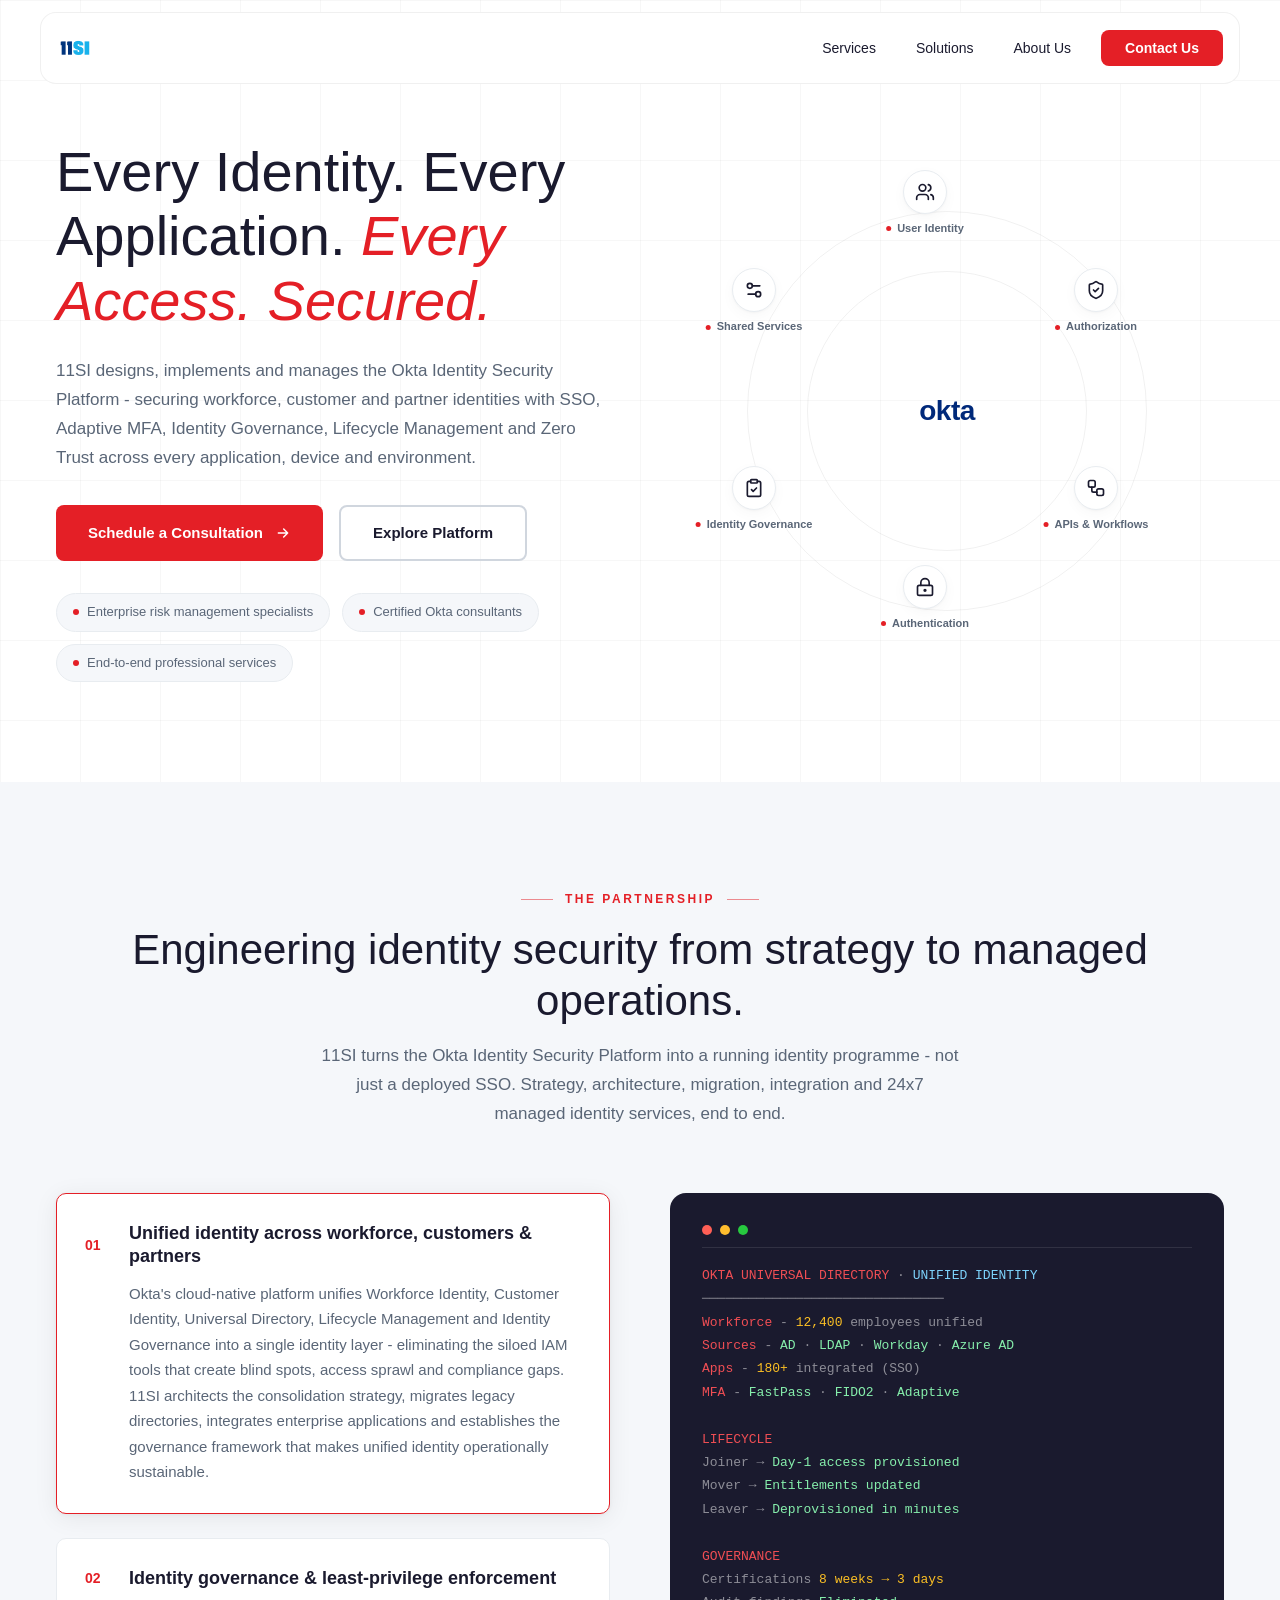
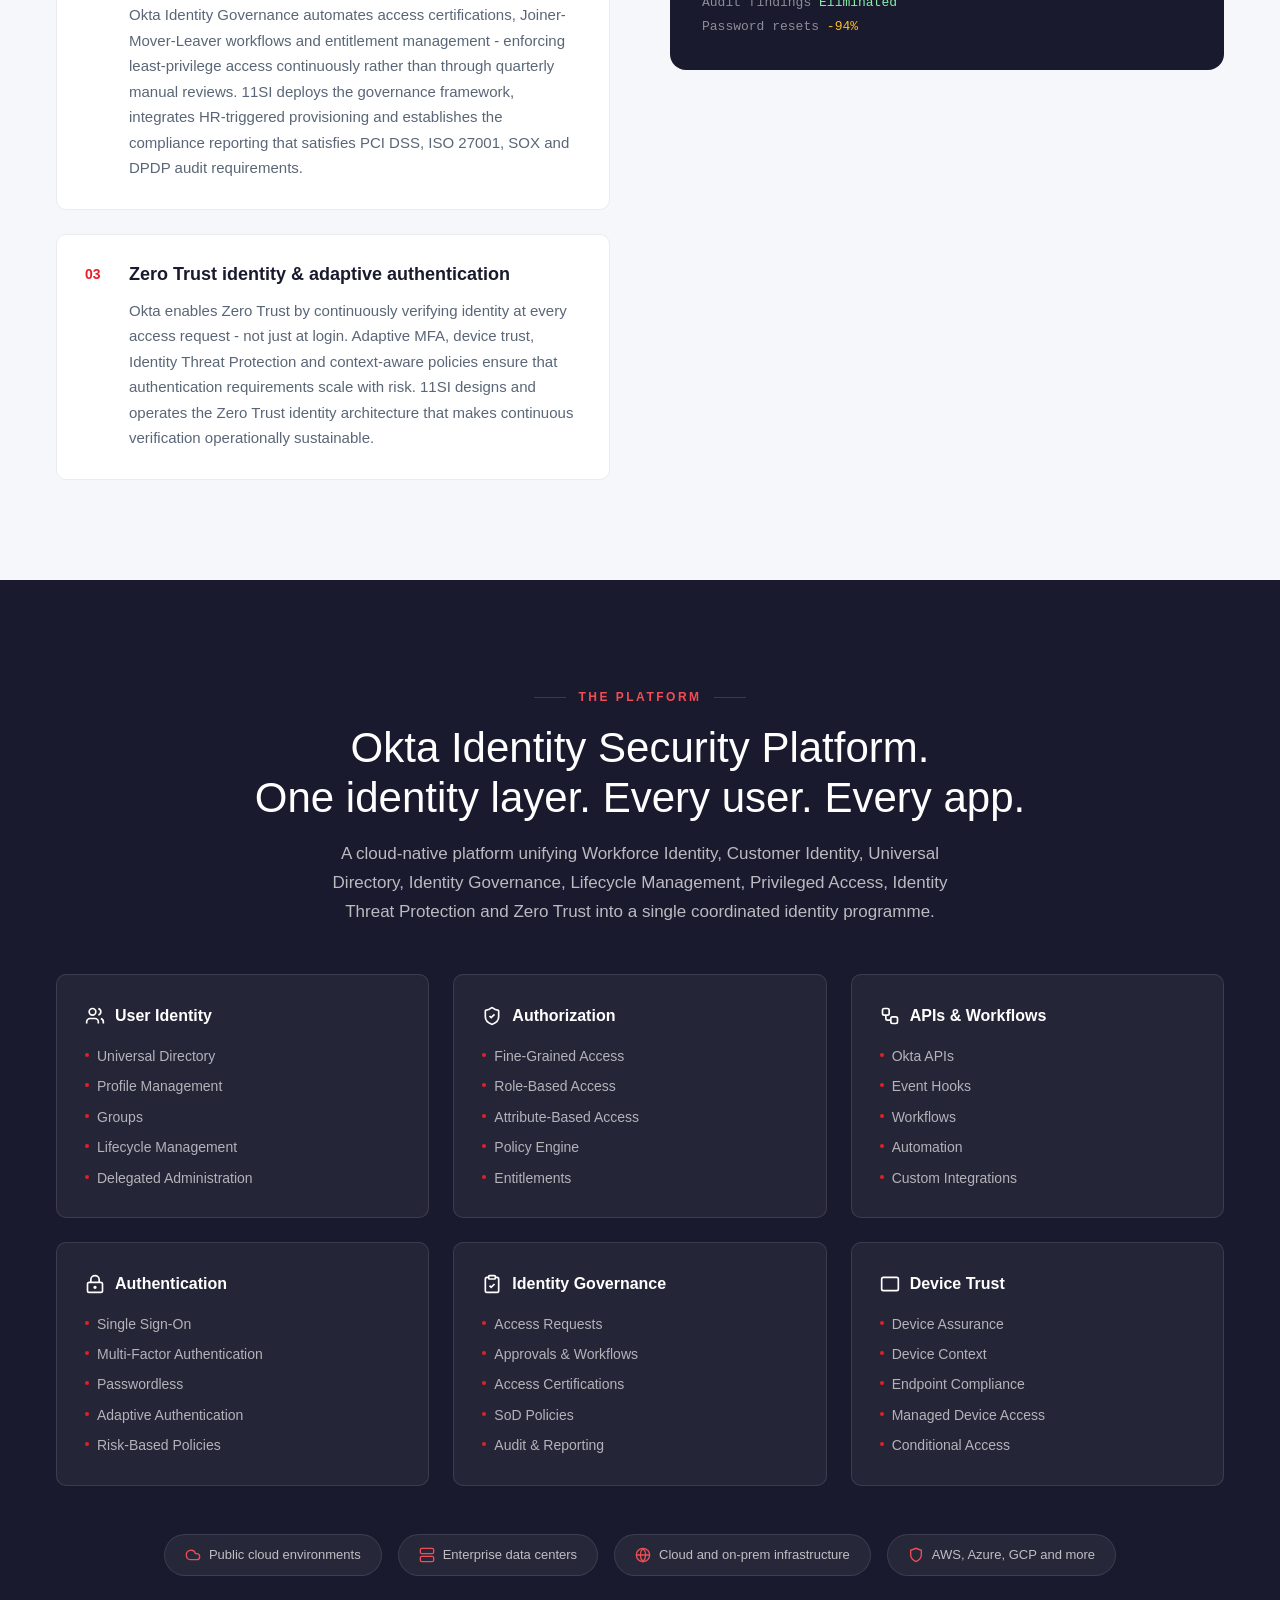
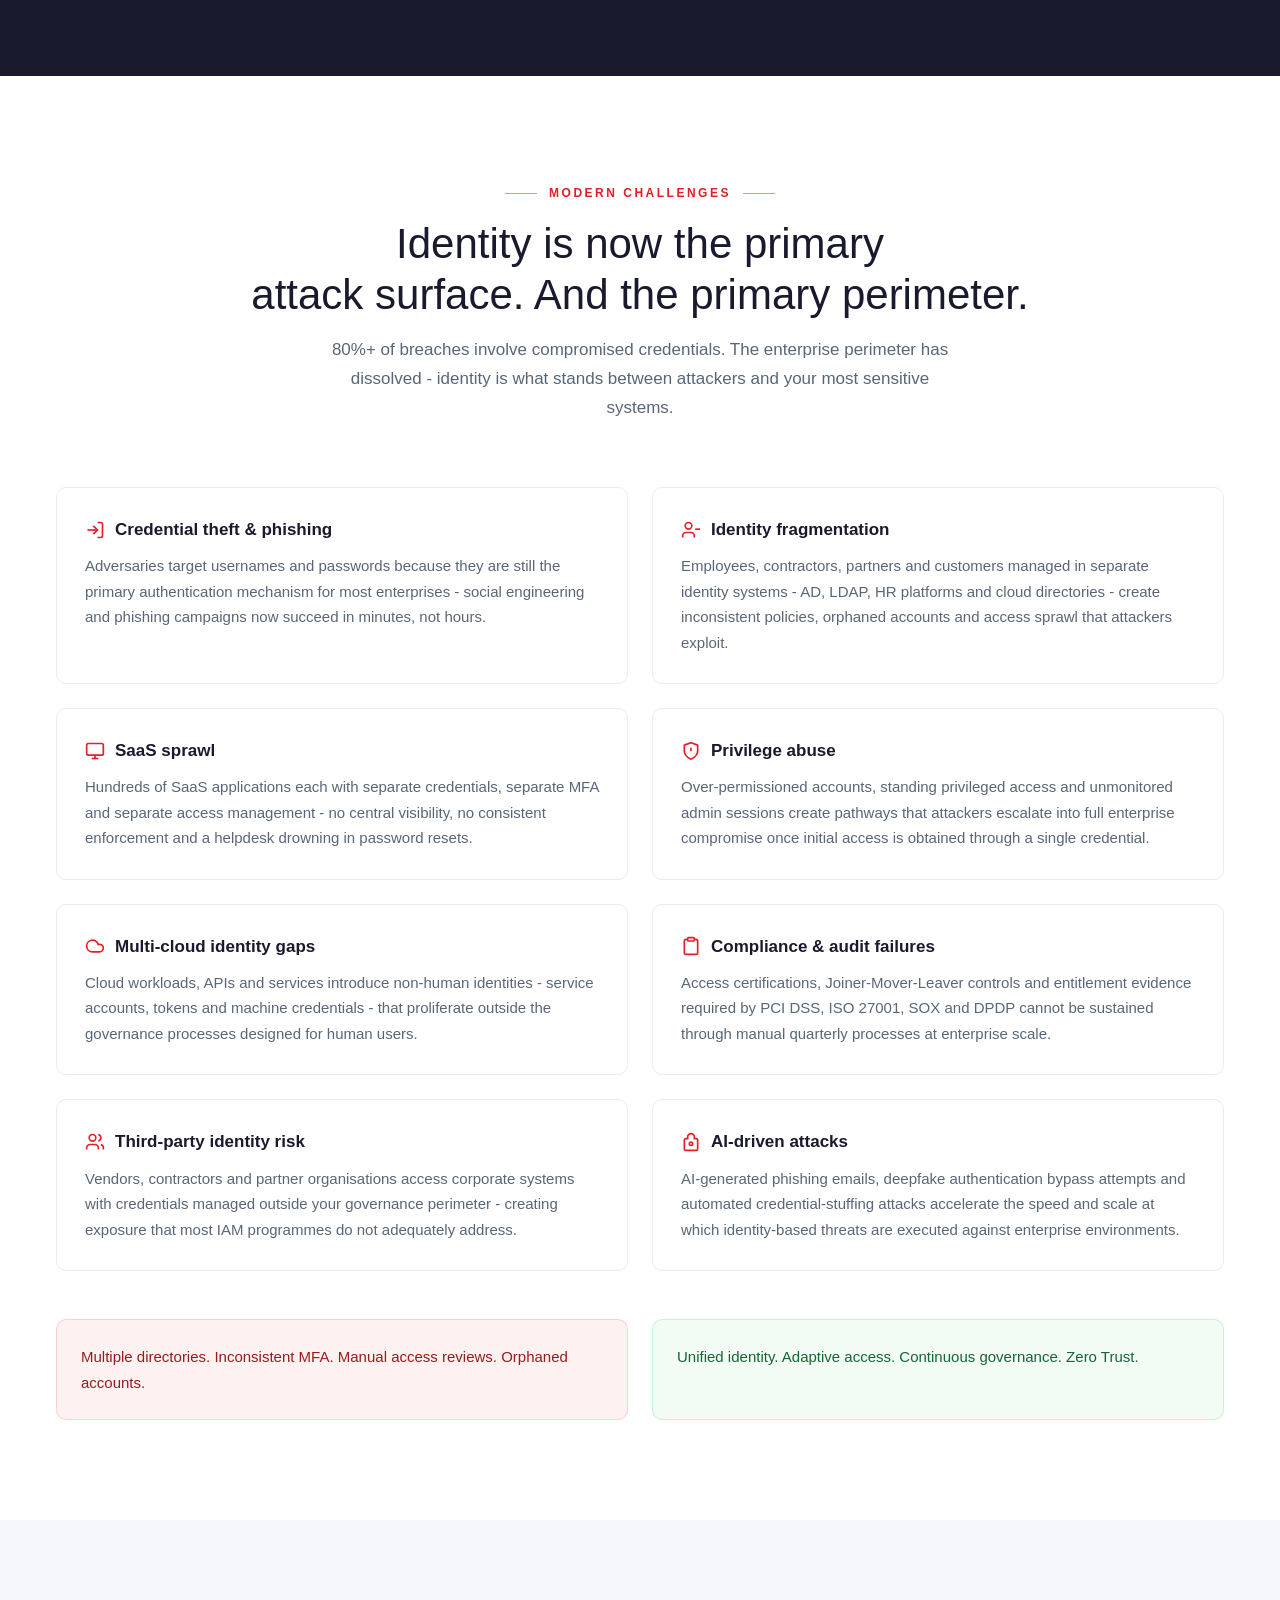
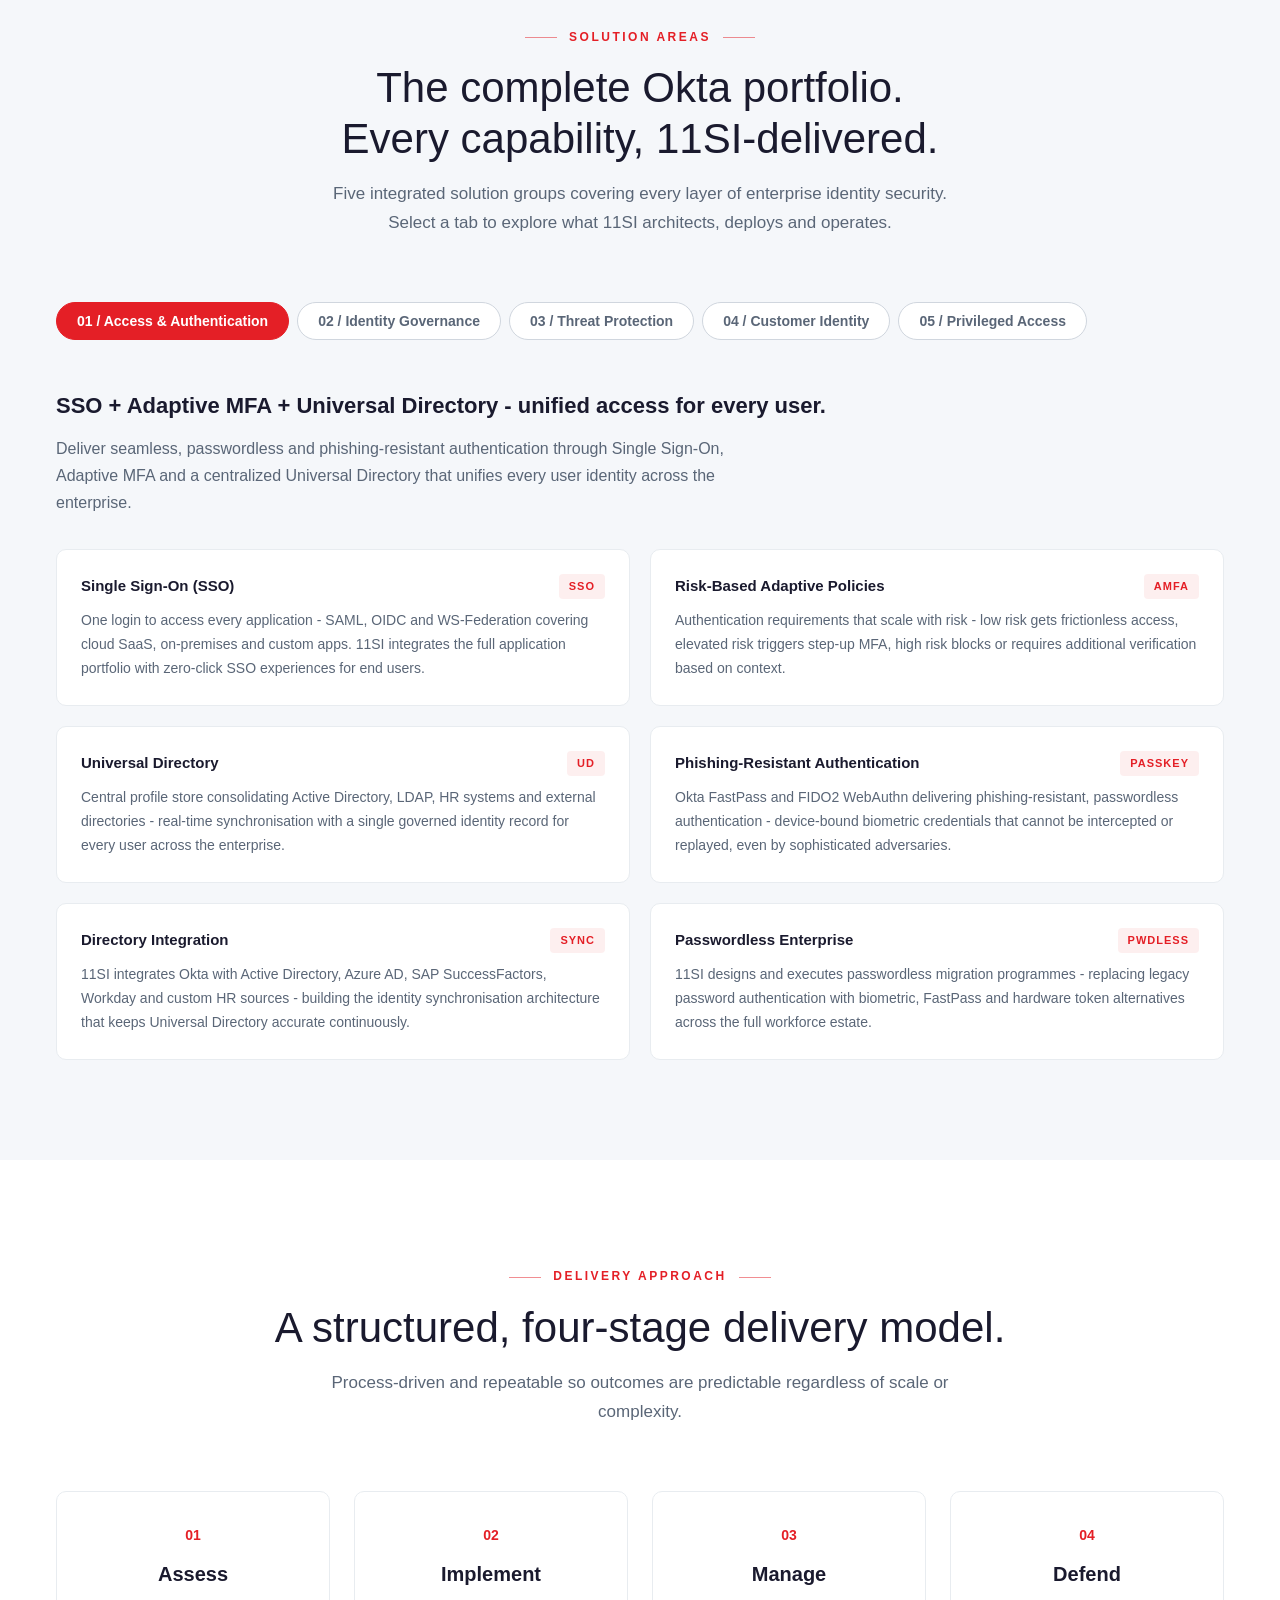
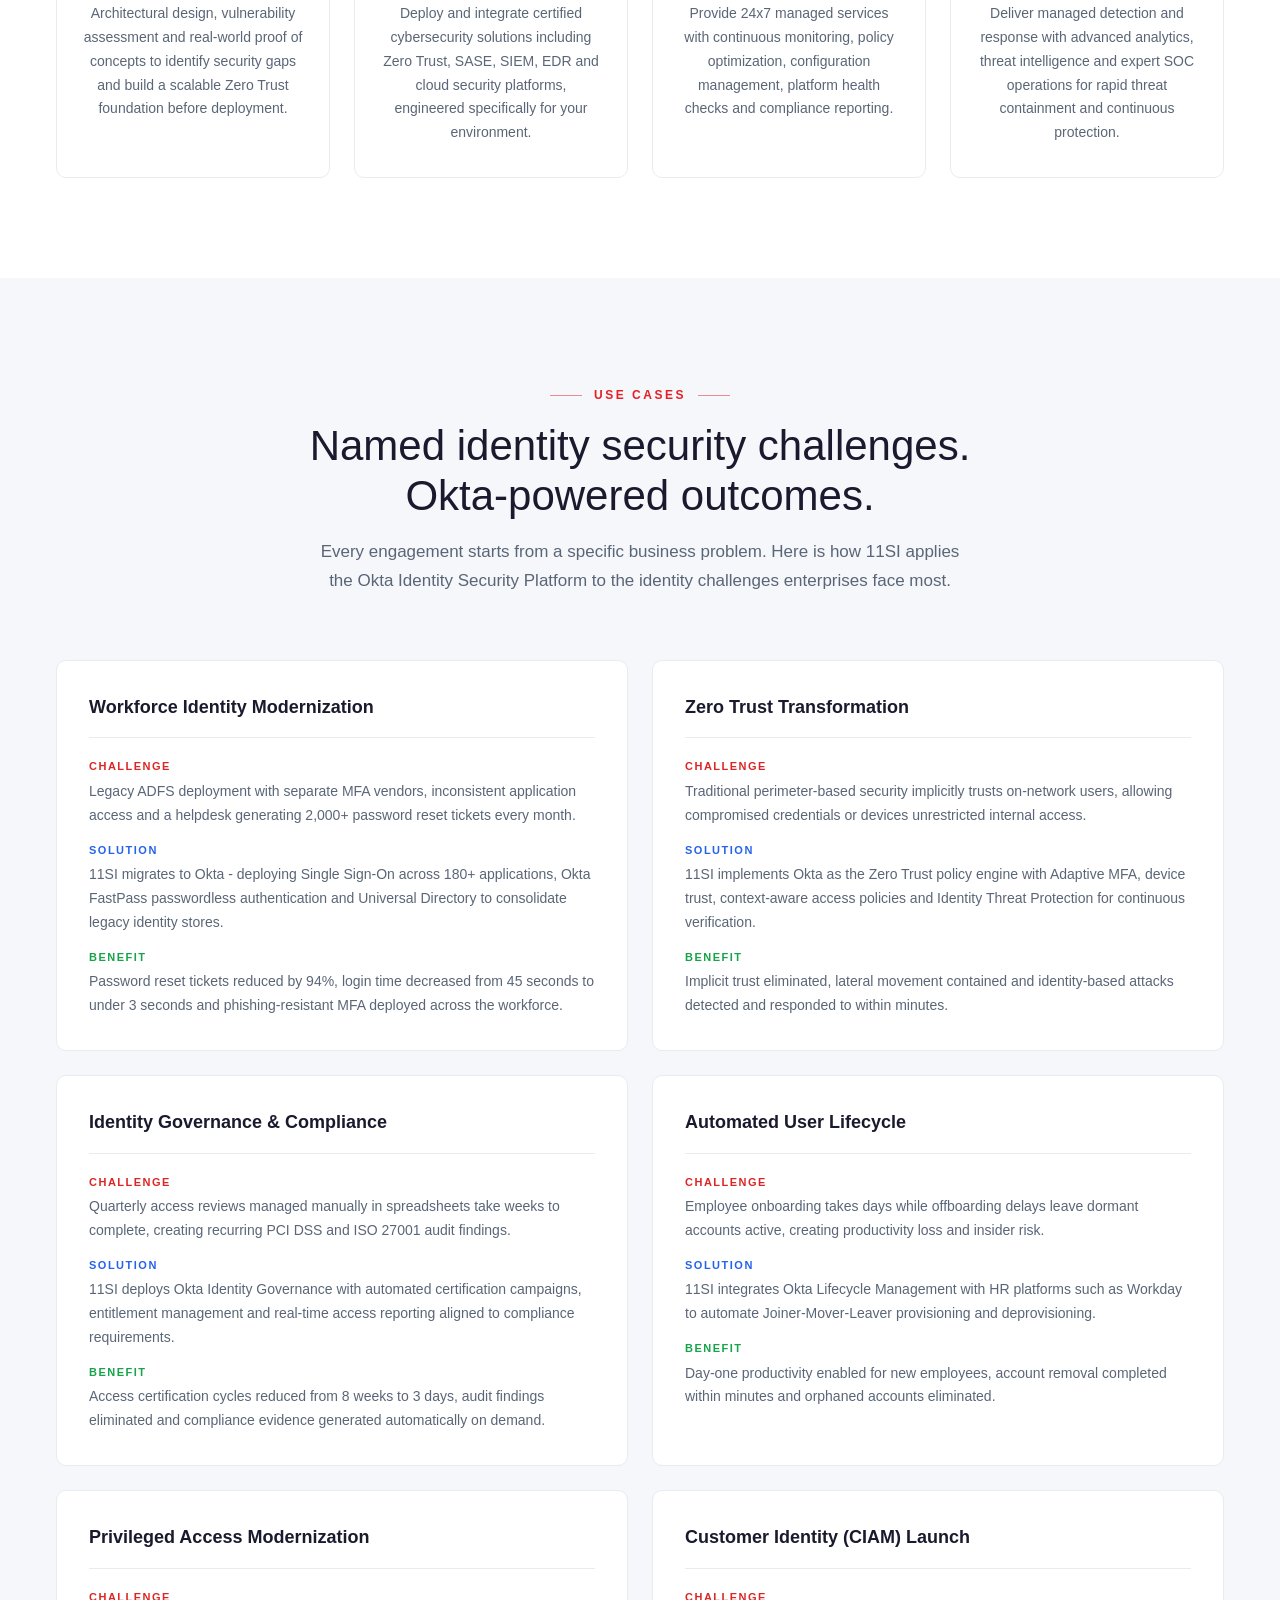
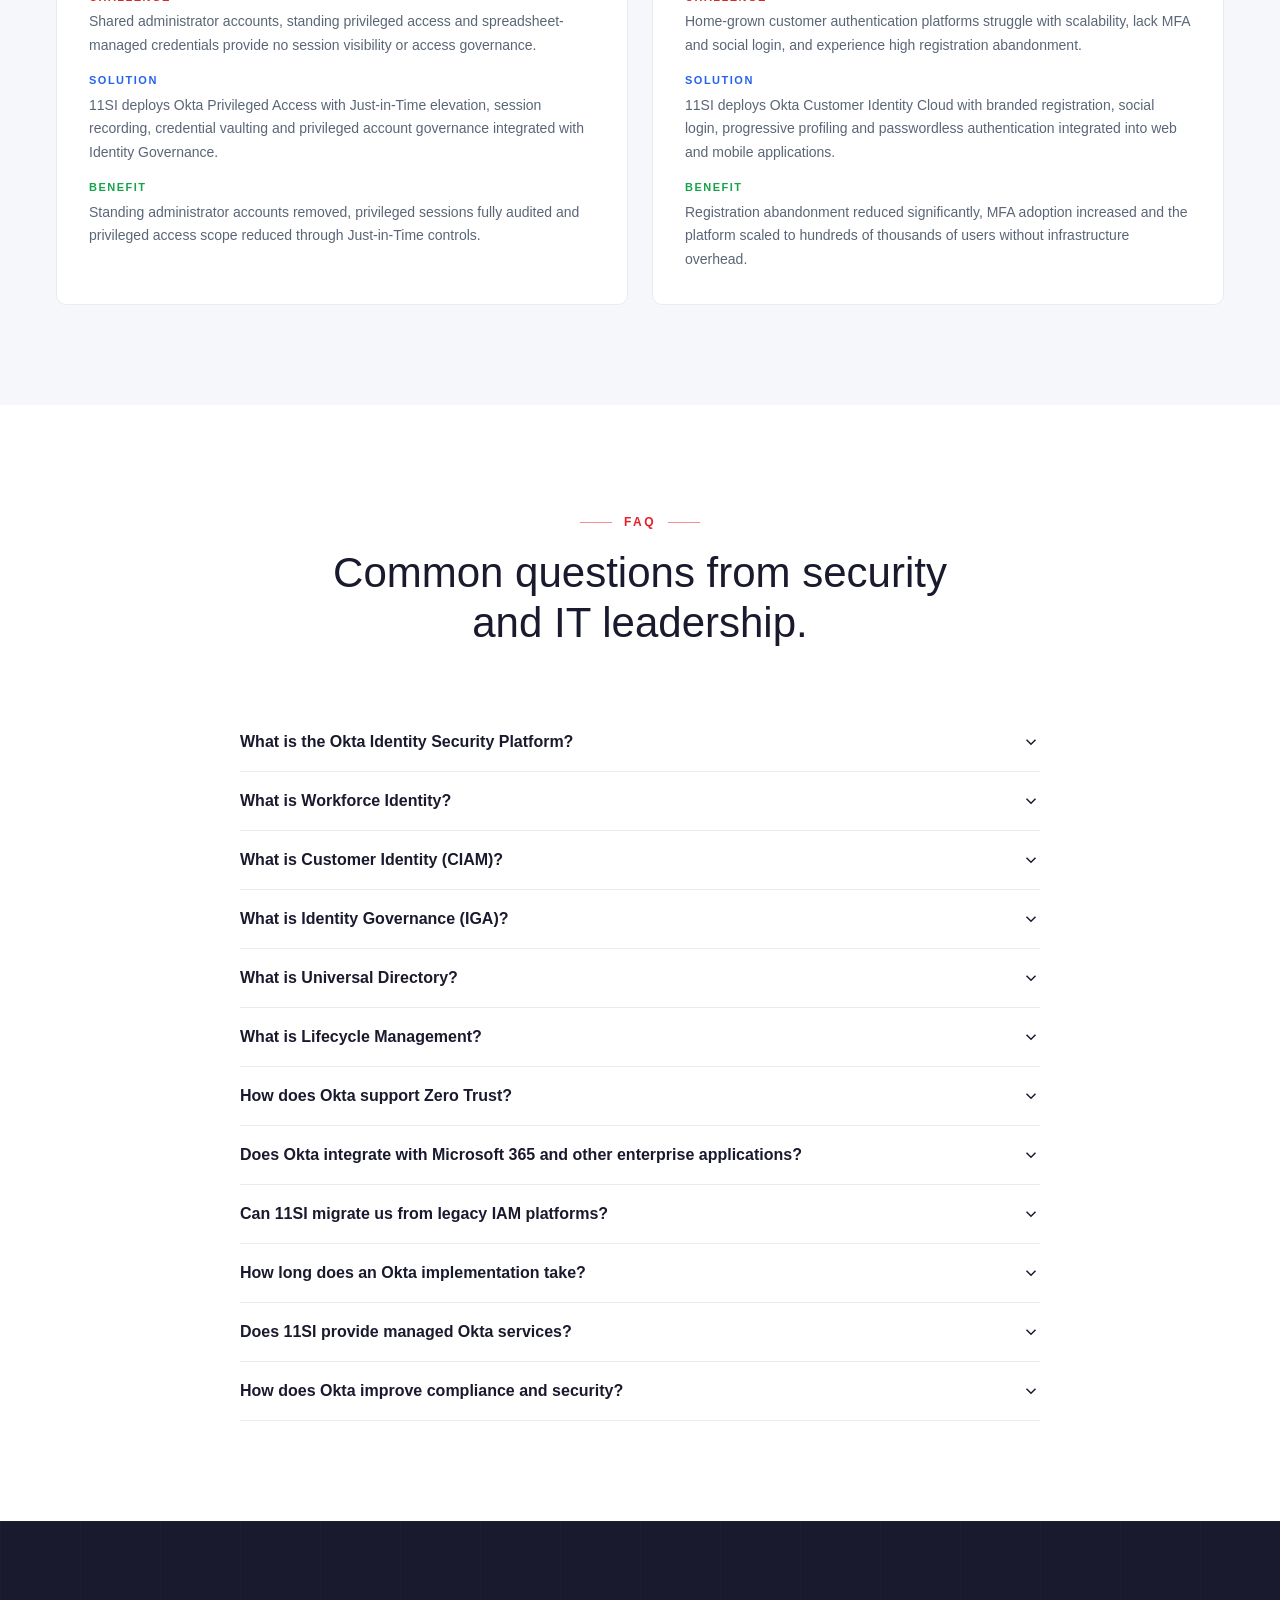
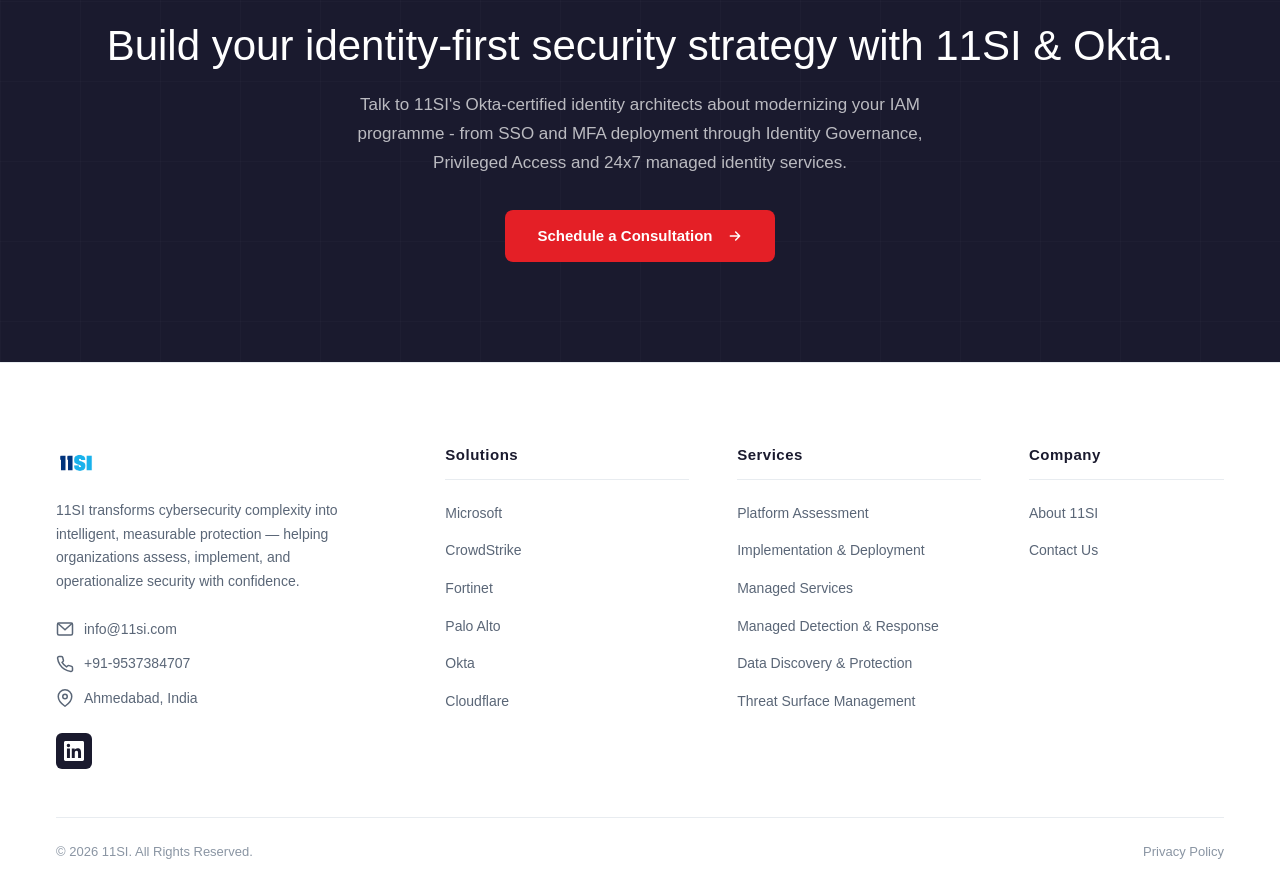
<file: solutions/okta.html>
<!DOCTYPE html>
<html lang="en">
<head>
  <meta charset="UTF-8">
  <meta name="viewport" content="width=device-width, initial-scale=1.0">
  <meta name="description" content="11SI designs, implements and manages the Okta Identity Security Platform - securing workforce, customer and partner identities with SSO, Adaptive MFA, Identity Governance, Lifecycle Management and Zero Trust.">
  <meta name="keywords" content="Okta, Identity Security, SSO, MFA, Zero Trust, Identity Governance, 11SI, managed services, cybersecurity, IAM">
  <meta name="author" content="11SI">
  <meta name="robots" content="index, follow">
  <meta name="theme-color" content="#E41F26">

  <meta property="og:type" content="website">
  <meta property="og:title" content="Okta Identity Security | 11SI">
  <meta property="og:description" content="11SI designs, implements and manages the Okta Identity Security Platform - securing workforce, customer and partner identities.">
  <meta property="og:url" content="https://11si.com/solutions/okta.html">
  <meta property="og:site_name" content="11SI">

  <title>Okta Identity Security | 11SI</title>

  <link rel="preconnect" href="https://api.fontshare.com" crossorigin>
  <link href="https://api.fontshare.com/v2/css?f[]=satoshi@300,400,500,600,700,800,900&display=swap" rel="stylesheet">
  <link rel="stylesheet" href="../css/styles.css">

  <style>
    /* ======== Okta Solution Page Styles ======== */

    /* --- Hero --- */
    .okta-hero {
      position: relative;
      padding: 140px 0 100px;
      overflow: hidden;
      background: var(--color-white);
    }
    .okta-hero::before {
      content: '';
      position: absolute;
      inset: 0;
      background-image:
        linear-gradient(rgba(0,0,0,0.03) 1px, transparent 1px),
        linear-gradient(90deg, rgba(0,0,0,0.03) 1px, transparent 1px);
      background-size: 80px 80px;
      pointer-events: none;
      z-index: 0;
    }
    .okta-hero .container {
      position: relative;
      z-index: 1;
    }
    .okta-hero-grid {
      display: grid;
      grid-template-columns: 1fr 1fr;
      gap: 60px;
      align-items: center;
    }
    .okta-hero-title {
      font-size: clamp(36px, 5vw, 56px);
      font-weight: 500;
      line-height: 1.15;
      color: var(--color-text);
      margin-bottom: 24px;
    }
    .okta-hero-title em {
      font-style: italic;
      color: var(--color-accent);
    }
    .okta-hero-desc {
      font-size: 17px;
      color: var(--color-text-secondary);
      line-height: 1.7;
      margin-bottom: 32px;
      max-width: 560px;
    }
    .hero-ctas {
      display: flex;
      gap: 16px;
      margin-bottom: 32px;
      flex-wrap: wrap;
    }
    .hero-ctas .btn {
      display: inline-flex;
      align-items: center;
      gap: 8px;
    }
    .hero-badges {
      display: flex;
      flex-wrap: wrap;
      gap: 12px;
    }
    .hero-badge {
      display: inline-flex;
      align-items: center;
      gap: 8px;
      font-size: 13px;
      font-weight: 500;
      color: var(--color-text-secondary);
      background: var(--gray-50);
      border: 1px solid var(--gray-100);
      padding: 8px 16px;
      border-radius: 100px;
    }
    .hero-badge .dot {
      width: 6px;
      height: 6px;
      border-radius: 50%;
      background: var(--color-accent);
      flex-shrink: 0;
    }

    /* Orbit Graphic */
    .orbit-container {
      position: relative;
      width: 420px;
      height: 420px;
      margin: 0 auto;
    }
    .orbit-ring {
      position: absolute;
      border: 1px solid rgba(0,0,0,0.06);
      border-radius: 50%;
      top: 50%;
      left: 50%;
      transform: translate(-50%, -50%);
    }
    .orbit-ring-1 {
      width: 280px;
      height: 280px;
    }
    .orbit-ring-2 {
      width: 400px;
      height: 400px;
    }
    .orbit-center {
      position: absolute;
      top: 50%;
      left: 50%;
      transform: translate(-50%, -50%);
      width: 80px;
      height: 80px;
      display: flex;
      align-items: center;
      justify-content: center;
      z-index: 2;
    }
    .orbit-center .okta-logo-text {
      font-size: 28px;
      font-weight: 700;
      color: #00297A;
      letter-spacing: -0.5px;
    }
    .orbit-node {
      position: absolute;
      top: 50%;
      left: 50%;
      width: 44px;
      height: 44px;
      margin: -22px 0 0 -22px;
      z-index: 2;
    }
    .orbit-node .icon-circle {
      width: 44px;
      height: 44px;
      border-radius: 50%;
      background: var(--color-white);
      border: 1px solid var(--gray-100);
      display: flex;
      align-items: center;
      justify-content: center;
      box-shadow: var(--shadow-sm);
    }
    .orbit-node .icon-circle svg {
      width: 20px;
      height: 20px;
      stroke: var(--color-text);
    }
    .orbit-node .tag-label {
      position: absolute;
      white-space: nowrap;
      font-size: 11px;
      font-weight: 600;
      color: var(--color-text-secondary);
      display: flex;
      align-items: center;
      gap: 6px;
      top: 50px;
      left: 50%;
      transform: translateX(-50%);
    }
    .orbit-node .tag-label .tag-dot {
      width: 5px;
      height: 5px;
      border-radius: 50%;
      background: var(--color-accent);
    }

    /* --- Section Shared --- */
    .okta-section {
      padding: 100px 0;
      position: relative;
    }
    .okta-section--gray {
      background: var(--gray-50);
    }
    .okta-section--dark {
      background: var(--color-primary);
      color: var(--color-white);
    }
    .okta-section--dark .section-label {
      color: var(--color-accent-light);
    }
    .okta-section--dark .section-title {
      color: var(--color-white);
    }
    .okta-section--dark .section-subtitle,
    .okta-section--dark .okta-text-secondary {
      color: rgba(255,255,255,0.7);
    }

    /* --- Partnership Section --- */
    .partner-grid {
      display: grid;
      grid-template-columns: 1fr 1fr;
      gap: 60px;
      align-items: start;
      margin-top: 48px;
    }
    .partner-items {
      display: flex;
      flex-direction: column;
      gap: 24px;
    }
    .partner-item {
      background: var(--color-white);
      border: 1px solid var(--gray-100);
      border-radius: var(--radius-sm);
      padding: 28px;
      cursor: pointer;
      transition: var(--transition);
    }
    .partner-item:hover,
    .partner-item.active {
      border-color: var(--color-accent);
      box-shadow: var(--shadow-md);
    }
    .partner-item-header {
      display: flex;
      align-items: center;
      gap: 16px;
      margin-bottom: 12px;
    }
    .partner-item-num {
      font-size: 14px;
      font-weight: 700;
      color: var(--color-accent);
      min-width: 28px;
    }
    .partner-item h3 {
      font-size: 18px;
      font-weight: 600;
      color: var(--color-text);
      line-height: 1.3;
    }
    .partner-item p {
      font-size: 15px;
      color: var(--color-text-secondary);
      line-height: 1.7;
      margin-top: 8px;
      padding-left: 44px;
    }
    .partner-visual {
      background: var(--color-primary);
      border-radius: var(--radius-md);
      padding: 32px;
      color: var(--color-white);
      font-family: 'Courier New', monospace;
      font-size: 13px;
      line-height: 1.8;
      min-height: 400px;
      position: sticky;
      top: 100px;
    }
    .partner-visual-header {
      display: flex;
      align-items: center;
      gap: 8px;
      margin-bottom: 16px;
      padding-bottom: 12px;
      border-bottom: 1px solid rgba(255,255,255,0.1);
    }
    .pv-dot {
      width: 10px;
      height: 10px;
      border-radius: 50%;
    }
    .pv-dot--red { background: #ff5f56; }
    .pv-dot--yellow { background: #ffbd2e; }
    .pv-dot--green { background: #27c93f; }
    .pv-line {
      color: rgba(255,255,255,0.5);
    }
    .pv-line .pv-key {
      color: var(--color-accent-light);
    }
    .pv-line .pv-val {
      color: #7dd3fc;
    }
    .pv-line .pv-str {
      color: #86efac;
    }
    .pv-line .pv-num {
      color: #fbbf24;
    }

    /* --- Platform Section --- */
    .platform-header-area {
      text-align: center;
      margin-bottom: 48px;
    }
    .platform-grid {
      display: grid;
      grid-template-columns: repeat(3, 1fr);
      gap: 24px;
      margin-bottom: 48px;
    }
    .platform-card {
      background: rgba(255,255,255,0.05);
      border: 1px solid rgba(255,255,255,0.1);
      border-radius: var(--radius-sm);
      padding: 28px;
      transition: var(--transition);
    }
    .platform-card:hover {
      border-color: var(--color-accent);
      background: rgba(228,31,38,0.05);
    }
    .platform-card h4 {
      font-size: 16px;
      font-weight: 600;
      margin-bottom: 16px;
      color: var(--color-white);
      display: flex;
      align-items: center;
      gap: 10px;
    }
    .platform-card h4 svg {
      flex-shrink: 0;
    }
    .platform-card-items {
      display: flex;
      flex-direction: column;
      gap: 8px;
    }
    .platform-card-items span {
      font-size: 14px;
      color: rgba(255,255,255,0.65);
      padding-left: 12px;
      position: relative;
    }
    .platform-card-items span::before {
      content: '';
      position: absolute;
      left: 0;
      top: 8px;
      width: 4px;
      height: 4px;
      border-radius: 50%;
      background: var(--color-accent);
    }
    .deploy-bar {
      display: flex;
      gap: 16px;
      flex-wrap: wrap;
      justify-content: center;
      margin-top: 48px;
    }
    .deploy-tag {
      display: inline-flex;
      align-items: center;
      gap: 8px;
      font-size: 13px;
      font-weight: 500;
      color: rgba(255,255,255,0.7);
      background: rgba(255,255,255,0.06);
      border: 1px solid rgba(255,255,255,0.1);
      padding: 10px 20px;
      border-radius: 100px;
    }
    .deploy-tag svg {
      width: 16px;
      height: 16px;
      stroke: var(--color-accent-light);
    }

    /* --- Challenges (Why Zero Trust) --- */
    .challenges-grid {
      display: grid;
      grid-template-columns: repeat(2, 1fr);
      gap: 24px;
      margin-top: 48px;
    }
    .challenge-card {
      background: var(--color-white);
      border: 1px solid var(--gray-100);
      border-radius: var(--radius-sm);
      padding: 28px;
      transition: var(--transition);
    }
    .challenge-card:hover {
      border-color: var(--color-accent);
      box-shadow: var(--shadow-sm);
    }
    .challenge-card h3 {
      font-size: 17px;
      font-weight: 600;
      color: var(--color-text);
      margin-bottom: 10px;
      display: flex;
      align-items: center;
      gap: 10px;
    }
    .challenge-card h3 svg {
      flex-shrink: 0;
      width: 20px;
      height: 20px;
      stroke: var(--color-accent);
    }
    .challenge-card p {
      font-size: 15px;
      color: var(--color-text-secondary);
      line-height: 1.7;
    }
    .challenge-summary {
      display: grid;
      grid-template-columns: 1fr 1fr;
      gap: 24px;
      margin-top: 48px;
    }
    .challenge-summary-card {
      padding: 24px;
      border-radius: var(--radius-sm);
      font-size: 15px;
      line-height: 1.7;
      font-weight: 500;
    }
    .challenge-summary-card.before {
      background: rgba(228,31,38,0.06);
      border: 1px solid rgba(228,31,38,0.15);
      color: #991b1b;
    }
    .challenge-summary-card.after {
      background: rgba(34,197,94,0.06);
      border: 1px solid rgba(34,197,94,0.2);
      color: #166534;
    }

    /* --- Solution Areas (Pillars) --- */
    .pillars-tabs {
      display: flex;
      gap: 8px;
      margin-bottom: 40px;
      overflow-x: auto;
      padding-bottom: 8px;
      -webkit-overflow-scrolling: touch;
    }
    .pillar-tab {
      padding: 10px 20px;
      border-radius: 100px;
      font-size: 14px;
      font-weight: 600;
      white-space: nowrap;
      border: 1px solid var(--gray-200);
      color: var(--color-text-secondary);
      background: var(--color-white);
      cursor: pointer;
      transition: var(--transition);
    }
    .pillar-tab:hover {
      border-color: var(--color-accent);
      color: var(--color-accent);
    }
    .pillar-tab.active {
      background: var(--color-accent);
      color: var(--color-white);
      border-color: var(--color-accent);
    }
    .pillar-panel {
      display: none;
    }
    .pillar-panel.active {
      display: block;
    }
    .pillar-panel-header {
      margin-bottom: 32px;
    }
    .pillar-panel-header h3 {
      font-size: 22px;
      font-weight: 600;
      color: var(--color-text);
      margin-bottom: 12px;
    }
    .pillar-panel-header p {
      font-size: 16px;
      color: var(--color-text-secondary);
      line-height: 1.7;
      max-width: 720px;
    }
    .pillar-offerings {
      display: grid;
      grid-template-columns: repeat(2, 1fr);
      gap: 20px;
    }
    .pillar-offering {
      background: var(--color-white);
      border: 1px solid var(--gray-100);
      border-radius: var(--radius-sm);
      padding: 24px;
      transition: var(--transition);
    }
    .pillar-offering:hover {
      border-color: var(--color-accent);
      box-shadow: var(--shadow-sm);
    }
    .pillar-offering-header {
      display: flex;
      align-items: center;
      justify-content: space-between;
      margin-bottom: 10px;
    }
    .pillar-offering h4 {
      font-size: 15px;
      font-weight: 600;
      color: var(--color-text);
    }
    .pillar-offering .offering-tag {
      font-size: 11px;
      font-weight: 700;
      letter-spacing: 1px;
      color: var(--color-accent);
      background: var(--accent-wash);
      padding: 4px 10px;
      border-radius: 4px;
    }
    .pillar-offering p {
      font-size: 14px;
      color: var(--color-text-secondary);
      line-height: 1.7;
    }

    /* --- Delivery --- */
    .delivery-grid {
      display: grid;
      grid-template-columns: repeat(4, 1fr);
      gap: 24px;
      margin-top: 48px;
    }
    .delivery-card {
      text-align: center;
      padding: 32px 24px;
      background: var(--color-white);
      border: 1px solid var(--gray-100);
      border-radius: var(--radius-sm);
      transition: var(--transition);
    }
    .delivery-card:hover {
      border-color: var(--color-accent);
      box-shadow: var(--shadow-md);
      transform: translateY(-4px);
    }
    .delivery-num {
      font-size: 14px;
      font-weight: 700;
      color: var(--color-accent);
      margin-bottom: 12px;
    }
    .delivery-card h3 {
      font-size: 20px;
      font-weight: 600;
      margin-bottom: 12px;
      color: var(--color-text);
    }
    .delivery-card p {
      font-size: 14px;
      color: var(--color-text-secondary);
      line-height: 1.7;
    }

    /* --- Use Cases --- */
    .use-cases-grid {
      display: grid;
      grid-template-columns: repeat(2, 1fr);
      gap: 24px;
      margin-top: 48px;
    }
    .use-case-card {
      background: var(--color-white);
      border: 1px solid var(--gray-100);
      border-radius: var(--radius-sm);
      padding: 32px;
      transition: var(--transition);
    }
    .use-case-card:hover {
      border-color: var(--color-accent);
      box-shadow: var(--shadow-sm);
    }
    .use-case-card h3 {
      font-size: 18px;
      font-weight: 600;
      color: var(--color-text);
      margin-bottom: 20px;
      padding-bottom: 16px;
      border-bottom: 1px solid var(--gray-100);
    }
    .use-case-step {
      margin-bottom: 14px;
    }
    .use-case-step:last-child {
      margin-bottom: 0;
    }
    .use-case-label {
      font-size: 11px;
      font-weight: 700;
      letter-spacing: 1.5px;
      text-transform: uppercase;
      margin-bottom: 4px;
    }
    .use-case-label.challenge { color: #dc2626; }
    .use-case-label.solution { color: #2563eb; }
    .use-case-label.benefit { color: #16a34a; }
    .use-case-step p {
      font-size: 14px;
      color: var(--color-text-secondary);
      line-height: 1.7;
    }

    /* --- FAQ --- */
    .faq-grid {
      max-width: 800px;
      margin: 48px auto 0;
    }
    .faq-item {
      border-bottom: 1px solid var(--gray-100);
    }
    .faq-question {
      width: 100%;
      display: flex;
      align-items: center;
      justify-content: space-between;
      padding: 20px 0;
      font-size: 16px;
      font-weight: 600;
      color: var(--color-text);
      text-align: left;
      cursor: pointer;
      background: none;
      border: none;
      font-family: inherit;
      gap: 16px;
    }
    .faq-question:hover {
      color: var(--color-accent);
    }
    .faq-question svg {
      flex-shrink: 0;
      transition: transform 0.3s ease;
    }
    .faq-item.open .faq-question svg {
      transform: rotate(180deg);
    }
    .faq-answer {
      max-height: 0;
      overflow: hidden;
      transition: max-height 0.4s ease;
    }
    .faq-item.open .faq-answer {
      max-height: 500px;
    }
    .faq-answer p {
      font-size: 15px;
      color: var(--color-text-secondary);
      line-height: 1.7;
      padding-bottom: 20px;
    }

    /* --- CTA Banner --- */
    .okta-cta-banner {
      padding: 100px 0;
      background: var(--color-primary);
      position: relative;
      overflow: hidden;
      text-align: center;
    }
    .okta-cta-banner::before {
      content: '';
      position: absolute;
      inset: 0;
      background-image:
        linear-gradient(rgba(255,255,255,0.02) 1px, transparent 1px),
        linear-gradient(90deg, rgba(255,255,255,0.02) 1px, transparent 1px);
      background-size: 80px 80px;
      pointer-events: none;
    }
    .okta-cta-banner .container {
      position: relative;
      z-index: 1;
    }
    .okta-cta-banner h2 {
      font-size: clamp(28px, 4vw, 42px);
      font-weight: 500;
      color: var(--color-white);
      margin-bottom: 20px;
      line-height: 1.2;
    }
    .okta-cta-banner p {
      font-size: 17px;
      color: rgba(255,255,255,0.7);
      max-width: 640px;
      margin: 0 auto 32px;
      line-height: 1.7;
    }

    /* --- Responsive --- */
    @media (max-width: 1024px) {
      .okta-hero-grid {
        grid-template-columns: 1fr;
        gap: 40px;
      }
      .orbit-container {
        width: 340px;
        height: 340px;
      }
      .orbit-ring-2 {
        width: 320px;
        height: 320px;
      }
      .orbit-ring-1 {
        width: 220px;
        height: 220px;
      }
      .partner-grid {
        grid-template-columns: 1fr;
      }
      .partner-visual {
        position: static;
      }
      .platform-grid {
        grid-template-columns: repeat(2, 1fr);
      }
      .delivery-grid {
        grid-template-columns: repeat(2, 1fr);
      }
    }

    @media (max-width: 768px) {
      .okta-hero {
        padding: 120px 0 60px;
      }
      .okta-section {
        padding: 64px 0;
      }
      .challenges-grid,
      .use-cases-grid,
      .pillar-offerings,
      .challenge-summary {
        grid-template-columns: 1fr;
      }
      .platform-grid {
        grid-template-columns: 1fr;
      }
      .delivery-grid {
        grid-template-columns: 1fr;
      }
      .deploy-bar {
        flex-direction: column;
        align-items: center;
      }
      .orbit-container {
        width: 280px;
        height: 280px;
      }
      .orbit-ring-2 {
        width: 260px;
        height: 260px;
      }
      .orbit-ring-1 {
        width: 180px;
        height: 180px;
      }
      .orbit-node .tag-label {
        display: none;
      }
      .hero-ctas {
        flex-direction: column;
      }
      .hero-ctas .btn {
        width: 100%;
        justify-content: center;
      }
      .pillars-tabs {
        gap: 6px;
      }
      .pillar-tab {
        font-size: 13px;
        padding: 8px 14px;
      }
    }

    @media (max-width: 480px) {
      .orbit-container {
        width: 240px;
        height: 240px;
      }
      .orbit-ring-2 {
        width: 220px;
        height: 220px;
      }
      .orbit-ring-1 {
        width: 150px;
        height: 150px;
      }
    }
  </style>
</head>
<body>

  <!-- Navbar -->
  <nav class="navbar" id="navbar" role="navigation" aria-label="Main navigation">
    <div class="nav-container">
      <a href="/" class="nav-logo" aria-label="11SI Home">
        <img src="../images/logo.png" alt="11SI Logo" width="100" height="40">
      </a>
      <button class="nav-toggle" id="navToggle" aria-label="Toggle navigation menu" aria-expanded="false">
        <span></span><span></span><span></span>
      </button>
      <ul class="nav-menu" id="navMenu" role="menubar">
        <li class="nav-item has-dropdown" role="none">
          <a href="/#services" class="nav-link" role="menuitem" aria-haspopup="true">Services</a>
          <ul class="dropdown" role="menu">
            <li role="none"><a href="/#services" role="menuitem">Platform Assessment</a></li>
            <li role="none"><a href="/#services" role="menuitem">Implementation &amp; Deployment</a></li>
            <li role="none"><a href="/#services" role="menuitem">Managed Services</a></li>
            <li role="none"><a href="/#services" role="menuitem">Managed Detection &amp; Response</a></li>
            <li role="none"><a href="/#services" role="menuitem">Data Discovery &amp; Protection</a></li>
            <li role="none"><a href="/#services" role="menuitem">Threat Surface Management</a></li>
          </ul>
        </li>
        <li class="nav-item has-dropdown" role="none">
          <a href="/#partners" class="nav-link" role="menuitem" aria-haspopup="true">Solutions</a>
          <ul class="dropdown" role="menu">
            <li role="none"><a href="/solutions/microsoft.html" role="menuitem">Microsoft</a></li>
            <li role="none"><a href="/solutions/crowdstrike.html" role="menuitem">CrowdStrike</a></li>
            <li role="none"><a href="/solutions/fortinet.html" role="menuitem">Fortinet</a></li>
            <li role="none"><a href="/solutions/palo-alto.html" role="menuitem">Palo Alto</a></li>
            <li role="none"><a href="/solutions/okta.html" role="menuitem">Okta</a></li>
            <li role="none"><a href="/solutions/cloudflare.html" role="menuitem">Cloudflare</a></li>
          </ul>
        </li>
        <li class="nav-item" role="none"><a href="/#about" class="nav-link" role="menuitem">About Us</a></li>
        <li class="nav-item" role="none"><a href="/#contact" class="nav-link nav-cta" role="menuitem">Contact Us</a></li>
      </ul>
    </div>
  </nav>

  <main>

    <!-- ============ HERO ============ -->
    <section class="okta-hero">
      <div class="container">
        <div class="okta-hero-grid">
          <div class="okta-hero-text">
            <h1 class="okta-hero-title">Every Identity. Every Application. <em>Every Access. Secured.</em></h1>
            <p class="okta-hero-desc">11SI designs, implements and manages the Okta Identity Security Platform - securing workforce, customer and partner identities with SSO, Adaptive MFA, Identity Governance, Lifecycle Management and Zero Trust across every application, device and environment.</p>
            <div class="hero-ctas">
              <a class="btn btn-primary" href="/#contact">Schedule a Consultation<svg width="16" height="16" viewBox="0 0 24 24" fill="none" style="margin-left:4px"><path d="M5 12h14M13 6l6 6-6 6" stroke="currentColor" stroke-width="2.2" stroke-linecap="round" stroke-linejoin="round"/></svg></a>
              <a href="#platform" class="btn btn-outline-dark">Explore Platform</a>
            </div>
            <div class="hero-badges">
              <span class="hero-badge"><span class="dot"></span>Enterprise risk management specialists</span>
              <span class="hero-badge"><span class="dot"></span>Certified Okta consultants</span>
              <span class="hero-badge"><span class="dot"></span>End-to-end professional services</span>
            </div>
          </div>
          <div class="okta-hero-graphic" aria-hidden="true">
            <div class="orbit-container">
              <div class="orbit-ring orbit-ring-1"></div>
              <div class="orbit-ring orbit-ring-2"></div>
              <div class="orbit-center">
                <span class="okta-logo-text">okta</span>
              </div>
              <!-- Node: User Identity (top) -->
              <div class="orbit-node" style="transform: translate(calc(200px * cos(-90deg)), calc(200px * sin(-90deg)));" id="orbitNode0">
                <div class="icon-circle">
                  <svg viewBox="0 0 24 24" fill="none" stroke="currentColor" stroke-width="2" stroke-linecap="round" stroke-linejoin="round"><path d="M16 21v-2a4 4 0 0 0-4-4H6a4 4 0 0 0-4 4v2"/><circle cx="9" cy="7" r="4"/><path d="M22 21v-2a4 4 0 0 0-3-3.87"/><path d="M16 3.128a4 4 0 0 1 0 7.744"/></svg>
                </div>
                <div class="tag-label"><span class="tag-dot"></span>User Identity</div>
              </div>
              <!-- Node: Authorization -->
              <div class="orbit-node" id="orbitNode1">
                <div class="icon-circle">
                  <svg viewBox="0 0 24 24" fill="none" stroke="currentColor" stroke-width="2" stroke-linecap="round" stroke-linejoin="round"><path d="M20 13c0 5-3.5 7.5-7.66 8.95a1 1 0 0 1-.67-.01C7.5 20.5 4 18 4 13V6a1 1 0 0 1 1-1c2 0 4.5-1.2 6.24-2.72a1.17 1.17 0 0 1 1.52 0C14.51 3.81 17 5 19 5a1 1 0 0 1 1 1z"/><path d="m9 12 2 2 4-4"/></svg>
                </div>
                <div class="tag-label"><span class="tag-dot"></span>Authorization</div>
              </div>
              <!-- Node: APIs & Workflows -->
              <div class="orbit-node" id="orbitNode2">
                <div class="icon-circle">
                  <svg viewBox="0 0 24 24" fill="none" stroke="currentColor" stroke-width="2" stroke-linecap="round" stroke-linejoin="round"><rect width="8" height="8" x="3" y="3" rx="2"/><path d="M7 11v4a2 2 0 0 0 2 2h4"/><rect width="8" height="8" x="13" y="13" rx="2"/></svg>
                </div>
                <div class="tag-label"><span class="tag-dot"></span>APIs &amp; Workflows</div>
              </div>
              <!-- Node: Authentication -->
              <div class="orbit-node" id="orbitNode3">
                <div class="icon-circle">
                  <svg viewBox="0 0 24 24" fill="none" stroke="currentColor" stroke-width="2" stroke-linecap="round" stroke-linejoin="round"><circle cx="12" cy="16" r="1"/><rect x="3" y="10" width="18" height="12" rx="2"/><path d="M7 10V7a5 5 0 0 1 10 0v3"/></svg>
                </div>
                <div class="tag-label"><span class="tag-dot"></span>Authentication</div>
              </div>
              <!-- Node: Identity Governance -->
              <div class="orbit-node" id="orbitNode4">
                <div class="icon-circle">
                  <svg viewBox="0 0 24 24" fill="none" stroke="currentColor" stroke-width="2" stroke-linecap="round" stroke-linejoin="round"><rect width="8" height="4" x="8" y="2" rx="1" ry="1"/><path d="M16 4h2a2 2 0 0 1 2 2v14a2 2 0 0 1-2 2H6a2 2 0 0 1-2-2V6a2 2 0 0 1 2-2h2"/><path d="m9 14 2 2 4-4"/></svg>
                </div>
                <div class="tag-label"><span class="tag-dot"></span>Identity Governance</div>
              </div>
              <!-- Node: Shared Services -->
              <div class="orbit-node" id="orbitNode5">
                <div class="icon-circle">
                  <svg viewBox="0 0 24 24" fill="none" stroke="currentColor" stroke-width="2" stroke-linecap="round" stroke-linejoin="round"><path d="M14 17H5"/><path d="M19 7h-9"/><circle cx="17" cy="17" r="3"/><circle cx="7" cy="7" r="3"/></svg>
                </div>
                <div class="tag-label"><span class="tag-dot"></span>Shared Services</div>
              </div>
            </div>
          </div>
        </div>
      </div>
    </section>

    <!-- ============ PARTNERSHIP ============ -->
    <section class="okta-section okta-section--gray" id="partnership">
      <div class="container">
        <div class="section-header">
          <span class="section-label">THE PARTNERSHIP</span>
          <h2 class="section-title">Engineering identity security from strategy to managed operations.</h2>
          <p class="section-subtitle">11SI turns the Okta Identity Security Platform into a running identity programme - not just a deployed SSO. Strategy, architecture, migration, integration and 24x7 managed identity services, end to end.</p>
        </div>
        <div class="partner-grid">
          <div class="partner-items">
            <div class="partner-item active">
              <div class="partner-item-header">
                <span class="partner-item-num">01</span>
                <h3>Unified identity across workforce, customers &amp; partners</h3>
              </div>
              <p>Okta's cloud-native platform unifies Workforce Identity, Customer Identity, Universal Directory, Lifecycle Management and Identity Governance into a single identity layer - eliminating the siloed IAM tools that create blind spots, access sprawl and compliance gaps. 11SI architects the consolidation strategy, migrates legacy directories, integrates enterprise applications and establishes the governance framework that makes unified identity operationally sustainable.</p>
            </div>
            <div class="partner-item">
              <div class="partner-item-header">
                <span class="partner-item-num">02</span>
                <h3>Identity governance &amp; least-privilege enforcement</h3>
              </div>
              <p>Okta Identity Governance automates access certifications, Joiner-Mover-Leaver workflows and entitlement management - enforcing least-privilege access continuously rather than through quarterly manual reviews. 11SI deploys the governance framework, integrates HR-triggered provisioning and establishes the compliance reporting that satisfies PCI DSS, ISO 27001, SOX and DPDP audit requirements.</p>
            </div>
            <div class="partner-item">
              <div class="partner-item-header">
                <span class="partner-item-num">03</span>
                <h3>Zero Trust identity &amp; adaptive authentication</h3>
              </div>
              <p>Okta enables Zero Trust by continuously verifying identity at every access request - not just at login. Adaptive MFA, device trust, Identity Threat Protection and context-aware policies ensure that authentication requirements scale with risk. 11SI designs and operates the Zero Trust identity architecture that makes continuous verification operationally sustainable.</p>
            </div>
          </div>
          <div class="partner-visual">
            <div class="partner-visual-header">
              <span class="pv-dot pv-dot--red"></span>
              <span class="pv-dot pv-dot--yellow"></span>
              <span class="pv-dot pv-dot--green"></span>
            </div>
            <div class="pv-line"><span class="pv-key">OKTA UNIVERSAL DIRECTORY</span> · <span class="pv-val">UNIFIED IDENTITY</span></div>
            <div class="pv-line">───────────────────────────────</div>
            <div class="pv-line"><span class="pv-key">Workforce</span> - <span class="pv-num">12,400</span> employees unified</div>
            <div class="pv-line"><span class="pv-key">Sources</span>  - <span class="pv-str">AD</span> · <span class="pv-str">LDAP</span> · <span class="pv-str">Workday</span> · <span class="pv-str">Azure AD</span></div>
            <div class="pv-line"><span class="pv-key">Apps</span>    - <span class="pv-num">180+</span> integrated (SSO)</div>
            <div class="pv-line"><span class="pv-key">MFA</span>     - <span class="pv-str">FastPass</span> · <span class="pv-str">FIDO2</span> · <span class="pv-str">Adaptive</span></div>
            <div class="pv-line">&nbsp;</div>
            <div class="pv-line"><span class="pv-key">LIFECYCLE</span></div>
            <div class="pv-line">  Joiner  → <span class="pv-str">Day-1 access provisioned</span></div>
            <div class="pv-line">  Mover   → <span class="pv-str">Entitlements updated</span></div>
            <div class="pv-line">  Leaver  → <span class="pv-str">Deprovisioned in minutes</span></div>
            <div class="pv-line">&nbsp;</div>
            <div class="pv-line"><span class="pv-key">GOVERNANCE</span></div>
            <div class="pv-line">  Certifications  <span class="pv-num">8 weeks → 3 days</span></div>
            <div class="pv-line">  Audit findings  <span class="pv-str">Eliminated</span></div>
            <div class="pv-line">  Password resets <span class="pv-num">-94%</span></div>
          </div>
        </div>
      </div>
    </section>

    <!-- ============ PLATFORM ============ -->
    <section class="okta-section okta-section--dark" id="platform">
      <div class="container">
        <div class="platform-header-area">
          <span class="section-label">THE PLATFORM</span>
          <h2 class="section-title">Okta Identity Security Platform.<br>One identity layer. Every user. Every app.</h2>
          <p class="section-subtitle">A cloud-native platform unifying Workforce Identity, Customer Identity, Universal Directory, Identity Governance, Lifecycle Management, Privileged Access, Identity Threat Protection and Zero Trust into a single coordinated identity programme.</p>
        </div>
        <div class="platform-grid">
          <div class="platform-card">
            <h4><svg width="20" height="20" viewBox="0 0 24 24" fill="none" stroke="currentColor" stroke-width="2"><path d="M16 21v-2a4 4 0 0 0-4-4H6a4 4 0 0 0-4 4v2"/><circle cx="9" cy="7" r="4"/><path d="M22 21v-2a4 4 0 0 0-3-3.87"/><path d="M16 3.128a4 4 0 0 1 0 7.744"/></svg> User Identity</h4>
            <div class="platform-card-items">
              <span>Universal Directory</span>
              <span>Profile Management</span>
              <span>Groups</span>
              <span>Lifecycle Management</span>
              <span>Delegated Administration</span>
            </div>
          </div>
          <div class="platform-card">
            <h4><svg width="20" height="20" viewBox="0 0 24 24" fill="none" stroke="currentColor" stroke-width="2"><path d="M20 13c0 5-3.5 7.5-7.66 8.95a1 1 0 0 1-.67-.01C7.5 20.5 4 18 4 13V6a1 1 0 0 1 1-1c2 0 4.5-1.2 6.24-2.72a1.17 1.17 0 0 1 1.52 0C14.51 3.81 17 5 19 5a1 1 0 0 1 1 1z"/><path d="m9 12 2 2 4-4"/></svg> Authorization</h4>
            <div class="platform-card-items">
              <span>Fine-Grained Access</span>
              <span>Role-Based Access</span>
              <span>Attribute-Based Access</span>
              <span>Policy Engine</span>
              <span>Entitlements</span>
            </div>
          </div>
          <div class="platform-card">
            <h4><svg width="20" height="20" viewBox="0 0 24 24" fill="none" stroke="currentColor" stroke-width="2"><rect width="8" height="8" x="3" y="3" rx="2"/><path d="M7 11v4a2 2 0 0 0 2 2h4"/><rect width="8" height="8" x="13" y="13" rx="2"/></svg> APIs &amp; Workflows</h4>
            <div class="platform-card-items">
              <span>Okta APIs</span>
              <span>Event Hooks</span>
              <span>Workflows</span>
              <span>Automation</span>
              <span>Custom Integrations</span>
            </div>
          </div>
          <div class="platform-card">
            <h4><svg width="20" height="20" viewBox="0 0 24 24" fill="none" stroke="currentColor" stroke-width="2"><circle cx="12" cy="16" r="1"/><rect x="3" y="10" width="18" height="12" rx="2"/><path d="M7 10V7a5 5 0 0 1 10 0v3"/></svg> Authentication</h4>
            <div class="platform-card-items">
              <span>Single Sign-On</span>
              <span>Multi-Factor Authentication</span>
              <span>Passwordless</span>
              <span>Adaptive Authentication</span>
              <span>Risk-Based Policies</span>
            </div>
          </div>
          <div class="platform-card">
            <h4><svg width="20" height="20" viewBox="0 0 24 24" fill="none" stroke="currentColor" stroke-width="2"><rect width="8" height="4" x="8" y="2" rx="1" ry="1"/><path d="M16 4h2a2 2 0 0 1 2 2v14a2 2 0 0 1-2 2H6a2 2 0 0 1-2-2V6a2 2 0 0 1 2-2h2"/><path d="m9 14 2 2 4-4"/></svg> Identity Governance</h4>
            <div class="platform-card-items">
              <span>Access Requests</span>
              <span>Approvals &amp; Workflows</span>
              <span>Access Certifications</span>
              <span>SoD Policies</span>
              <span>Audit &amp; Reporting</span>
            </div>
          </div>
          <div class="platform-card">
            <h4><svg width="20" height="20" viewBox="0 0 24 24" fill="none" stroke="currentColor" stroke-width="2"><rect x="2" y="4" width="20" height="16" rx="2"/><path d="M12 12h.01"/><path d="M17 12h.01"/><path d="M7 12h.01"/></svg> Device Trust</h4>
            <div class="platform-card-items">
              <span>Device Assurance</span>
              <span>Device Context</span>
              <span>Endpoint Compliance</span>
              <span>Managed Device Access</span>
              <span>Conditional Access</span>
            </div>
          </div>
        </div>
        <div class="deploy-bar">
          <div class="deploy-tag"><svg viewBox="0 0 24 24" fill="none" stroke="currentColor" stroke-width="2"><path d="M17.5 19H9a7 7 0 1 1 6.71-9h1.79a4.5 4.5 0 1 1 0 9Z"/></svg> Public cloud environments</div>
          <div class="deploy-tag"><svg viewBox="0 0 24 24" fill="none" stroke="currentColor" stroke-width="2"><rect x="2" y="2" width="20" height="8" rx="2"/><rect x="2" y="14" width="20" height="8" rx="2"/><path d="M6 6h.01M6 18h.01"/></svg> Enterprise data centers</div>
          <div class="deploy-tag"><svg viewBox="0 0 24 24" fill="none" stroke="currentColor" stroke-width="2"><circle cx="12" cy="12" r="10"/><path d="M12 2a14.5 14.5 0 0 0 0 20 14.5 14.5 0 0 0 0-20M2 12h20"/></svg> Cloud and on-prem infrastructure</div>
          <div class="deploy-tag"><svg viewBox="0 0 24 24" fill="none" stroke="currentColor" stroke-width="2"><path d="M12 22s8-4 8-10V5l-8-3-8 3v7c0 6 8 10 8 10"/></svg> AWS, Azure, GCP and more</div>
        </div>
      </div>
    </section>

    <!-- ============ CHALLENGES (WHY ZERO TRUST) ============ -->
    <section class="okta-section" id="why-zero-trust">
      <div class="container">
        <div class="section-header">
          <span class="section-label">MODERN CHALLENGES</span>
          <h2 class="section-title">Identity is now the primary<br>attack surface. And the primary perimeter.</h2>
          <p class="section-subtitle">80%+ of breaches involve compromised credentials. The enterprise perimeter has dissolved - identity is what stands between attackers and your most sensitive systems.</p>
        </div>
        <div class="challenges-grid">
          <div class="challenge-card">
            <h3><svg viewBox="0 0 24 24" fill="none" stroke="currentColor" stroke-width="2"><path d="M15 3h4a2 2 0 0 1 2 2v14a2 2 0 0 1-2 2h-4"/><polyline points="10 17 15 12 10 7"/><line x1="15" y1="12" x2="3" y2="12"/></svg> Credential theft &amp; phishing</h3>
            <p>Adversaries target usernames and passwords because they are still the primary authentication mechanism for most enterprises - social engineering and phishing campaigns now succeed in minutes, not hours.</p>
          </div>
          <div class="challenge-card">
            <h3><svg viewBox="0 0 24 24" fill="none" stroke="currentColor" stroke-width="2"><path d="M16 21v-2a4 4 0 0 0-4-4H6a4 4 0 0 0-4 4v2"/><circle cx="9" cy="7" r="4"/><line x1="17" y1="11" x2="23" y2="11"/></svg> Identity fragmentation</h3>
            <p>Employees, contractors, partners and customers managed in separate identity systems - AD, LDAP, HR platforms and cloud directories - create inconsistent policies, orphaned accounts and access sprawl that attackers exploit.</p>
          </div>
          <div class="challenge-card">
            <h3><svg viewBox="0 0 24 24" fill="none" stroke="currentColor" stroke-width="2"><rect x="2" y="3" width="20" height="14" rx="2"/><path d="M8 21h8"/><path d="M12 17v4"/></svg> SaaS sprawl</h3>
            <p>Hundreds of SaaS applications each with separate credentials, separate MFA and separate access management - no central visibility, no consistent enforcement and a helpdesk drowning in password resets.</p>
          </div>
          <div class="challenge-card">
            <h3><svg viewBox="0 0 24 24" fill="none" stroke="currentColor" stroke-width="2"><path d="M12 22s8-4 8-10V5l-8-3-8 3v7c0 6 8 10 8 10"/><path d="M12 8v4"/><path d="M12 16h.01"/></svg> Privilege abuse</h3>
            <p>Over-permissioned accounts, standing privileged access and unmonitored admin sessions create pathways that attackers escalate into full enterprise compromise once initial access is obtained through a single credential.</p>
          </div>
          <div class="challenge-card">
            <h3><svg viewBox="0 0 24 24" fill="none" stroke="currentColor" stroke-width="2"><path d="M17.5 19H9a7 7 0 1 1 6.71-9h1.79a4.5 4.5 0 1 1 0 9Z"/></svg> Multi-cloud identity gaps</h3>
            <p>Cloud workloads, APIs and services introduce non-human identities - service accounts, tokens and machine credentials - that proliferate outside the governance processes designed for human users.</p>
          </div>
          <div class="challenge-card">
            <h3><svg viewBox="0 0 24 24" fill="none" stroke="currentColor" stroke-width="2"><rect width="8" height="4" x="8" y="2" rx="1" ry="1"/><path d="M16 4h2a2 2 0 0 1 2 2v14a2 2 0 0 1-2 2H6a2 2 0 0 1-2-2V6a2 2 0 0 1 2-2h2"/></svg> Compliance &amp; audit failures</h3>
            <p>Access certifications, Joiner-Mover-Leaver controls and entitlement evidence required by PCI DSS, ISO 27001, SOX and DPDP cannot be sustained through manual quarterly processes at enterprise scale.</p>
          </div>
          <div class="challenge-card">
            <h3><svg viewBox="0 0 24 24" fill="none" stroke="currentColor" stroke-width="2"><path d="M16 21v-2a4 4 0 0 0-4-4H6a4 4 0 0 0-4 4v2"/><circle cx="9" cy="7" r="4"/><path d="M22 21v-2a4 4 0 0 0-3-3.87"/><path d="M16 3.128a4 4 0 0 1 0 7.744"/></svg> Third-party identity risk</h3>
            <p>Vendors, contractors and partner organisations access corporate systems with credentials managed outside your governance perimeter - creating exposure that most IAM programmes do not adequately address.</p>
          </div>
          <div class="challenge-card">
            <h3><svg viewBox="0 0 24 24" fill="none" stroke="currentColor" stroke-width="2"><path d="M12 2a4 4 0 0 0-4 4v2H6a2 2 0 0 0-2 2v10a2 2 0 0 0 2 2h12a2 2 0 0 0 2-2V10a2 2 0 0 0-2-2h-2V6a4 4 0 0 0-4-4z"/><circle cx="12" cy="14" r="2"/></svg> AI-driven attacks</h3>
            <p>AI-generated phishing emails, deepfake authentication bypass attempts and automated credential-stuffing attacks accelerate the speed and scale at which identity-based threats are executed against enterprise environments.</p>
          </div>
        </div>
        <div class="challenge-summary">
          <div class="challenge-summary-card before">Multiple directories. Inconsistent MFA. Manual access reviews. Orphaned accounts.</div>
          <div class="challenge-summary-card after">Unified identity. Adaptive access. Continuous governance. Zero Trust.</div>
        </div>
      </div>
    </section>

    <!-- ============ SOLUTION AREAS (PILLARS) ============ -->
    <section class="okta-section okta-section--gray" id="pillars">
      <div class="container">
        <div class="section-header">
          <span class="section-label">SOLUTION AREAS</span>
          <h2 class="section-title">The complete Okta portfolio.<br>Every capability, 11SI-delivered.</h2>
          <p class="section-subtitle">Five integrated solution groups covering every layer of enterprise identity security. Select a tab to explore what 11SI architects, deploys and operates.</p>
        </div>

        <div class="pillars-tabs">
          <button class="pillar-tab active" data-tab="access">01 / Access &amp; Authentication</button>
          <button class="pillar-tab" data-tab="governance">02 / Identity Governance</button>
          <button class="pillar-tab" data-tab="threat">03 / Threat Protection</button>
          <button class="pillar-tab" data-tab="ciam">04 / Customer Identity</button>
          <button class="pillar-tab" data-tab="pam">05 / Privileged Access</button>
        </div>

        <!-- Tab 1: Access & Authentication -->
        <div class="pillar-panel active" id="panel-access">
          <div class="pillar-panel-header">
            <h3>SSO + Adaptive MFA + Universal Directory - unified access for every user.</h3>
            <p>Deliver seamless, passwordless and phishing-resistant authentication through Single Sign-On, Adaptive MFA and a centralized Universal Directory that unifies every user identity across the enterprise.</p>
          </div>
          <div class="pillar-offerings">
            <div class="pillar-offering">
              <div class="pillar-offering-header">
                <h4>Single Sign-On (SSO)</h4>
                <span class="offering-tag">SSO</span>
              </div>
              <p>One login to access every application - SAML, OIDC and WS-Federation covering cloud SaaS, on-premises and custom apps. 11SI integrates the full application portfolio with zero-click SSO experiences for end users.</p>
            </div>
            <div class="pillar-offering">
              <div class="pillar-offering-header">
                <h4>Risk-Based Adaptive Policies</h4>
                <span class="offering-tag">AMFA</span>
              </div>
              <p>Authentication requirements that scale with risk - low risk gets frictionless access, elevated risk triggers step-up MFA, high risk blocks or requires additional verification based on context.</p>
            </div>
            <div class="pillar-offering">
              <div class="pillar-offering-header">
                <h4>Universal Directory</h4>
                <span class="offering-tag">UD</span>
              </div>
              <p>Central profile store consolidating Active Directory, LDAP, HR systems and external directories - real-time synchronisation with a single governed identity record for every user across the enterprise.</p>
            </div>
            <div class="pillar-offering">
              <div class="pillar-offering-header">
                <h4>Phishing-Resistant Authentication</h4>
                <span class="offering-tag">PASSKEY</span>
              </div>
              <p>Okta FastPass and FIDO2 WebAuthn delivering phishing-resistant, passwordless authentication - device-bound biometric credentials that cannot be intercepted or replayed, even by sophisticated adversaries.</p>
            </div>
            <div class="pillar-offering">
              <div class="pillar-offering-header">
                <h4>Directory Integration</h4>
                <span class="offering-tag">SYNC</span>
              </div>
              <p>11SI integrates Okta with Active Directory, Azure AD, SAP SuccessFactors, Workday and custom HR sources - building the identity synchronisation architecture that keeps Universal Directory accurate continuously.</p>
            </div>
            <div class="pillar-offering">
              <div class="pillar-offering-header">
                <h4>Passwordless Enterprise</h4>
                <span class="offering-tag">PWDLESS</span>
              </div>
              <p>11SI designs and executes passwordless migration programmes - replacing legacy password authentication with biometric, FastPass and hardware token alternatives across the full workforce estate.</p>
            </div>
          </div>
        </div>

        <!-- Tab 2: Identity Governance -->
        <div class="pillar-panel" id="panel-governance">
          <div class="pillar-panel-header">
            <h3>IGA + Lifecycle Management + Workflows - least privilege, continuously enforced.</h3>
            <p>Automate identity governance with Joiner-Mover-Leaver workflows, entitlement management, access certifications and compliance-ready reporting.</p>
          </div>
          <div class="pillar-offerings">
            <div class="pillar-offering">
              <div class="pillar-offering-header">
                <h4>No-Code Identity Automation</h4>
                <span class="offering-tag">IGA</span>
              </div>
              <p>Okta Workflows enabling complex identity processes - onboarding sequences, approval escalations, Slack notifications, ServiceNow ticket creation - without custom code development or ongoing maintenance.</p>
            </div>
            <div class="pillar-offering">
              <div class="pillar-offering-header">
                <h4>Joiner-Mover-Leaver Automation</h4>
                <span class="offering-tag">JML</span>
              </div>
              <p>HR-triggered provisioning and deprovisioning - new joiners access every required application on Day 1, movers receive updated entitlements immediately, leavers are deprovisioned within minutes of termination.</p>
            </div>
            <div class="pillar-offering">
              <div class="pillar-offering-header">
                <h4>Access Certifications</h4>
                <span class="offering-tag">CERT</span>
              </div>
              <p>Automated access review campaigns replacing manual spreadsheet processes - manager-driven certifications completed in days with evidence exported directly to compliance reporting tools.</p>
            </div>
            <div class="pillar-offering">
              <div class="pillar-offering-header">
                <h4>Entitlement Management</h4>
                <span class="offering-tag">ROLE</span>
              </div>
              <p>Role-based access policies with entitlement visibility across every application - identifying and remediating excessive permissions before they become exploitable privilege paths.</p>
            </div>
            <div class="pillar-offering">
              <div class="pillar-offering-header">
                <h4>Access Request Workflows</h4>
                <span class="offering-tag">REQ</span>
              </div>
              <p>Self-service access requests with configurable approval chains - employees request access through a catalogue, managers approve and Okta provisions automatically without IT helpdesk involvement.</p>
            </div>
            <div class="pillar-offering">
              <div class="pillar-offering-header">
                <h4>Compliance Reporting</h4>
                <span class="offering-tag">REPORT</span>
              </div>
              <p>Automated evidence generation for PCI DSS, ISO 27001, SOX and DPDP - access logs, certification completion records and provisioning audit trails exported on demand for auditors.</p>
            </div>
          </div>
        </div>

        <!-- Tab 3: Threat Protection -->
        <div class="pillar-panel" id="panel-threat">
          <div class="pillar-panel-header">
            <h3>Identity Threat Protection + ISPM - continuous verification, active defence.</h3>
            <p>Continuously assess identity risk, detect account compromise and enforce Zero Trust authentication through adaptive policies and AI-driven identity intelligence.</p>
          </div>
          <div class="pillar-offerings">
            <div class="pillar-offering">
              <div class="pillar-offering-header">
                <h4>Identity Threat Detection</h4>
                <span class="offering-tag">ITP</span>
              </div>
              <p>Real-time detection of account takeover, impossible travel, credential stuffing and suspicious session behaviour - with automated step-up authentication or session termination as the response.</p>
            </div>
            <div class="pillar-offering">
              <div class="pillar-offering-header">
                <h4>Identity Posture Visibility</h4>
                <span class="offering-tag">ISPM</span>
              </div>
              <p>ISPM continuously assessing the Okta configuration for misconfigurations, weak authentication policies, dormant accounts and identity hygiene issues - surfacing findings with actionable remediation guidance.</p>
            </div>
            <div class="pillar-offering">
              <div class="pillar-offering-header">
                <h4>AI-Powered Risk Signals</h4>
                <span class="offering-tag">AI</span>
              </div>
              <p>Okta AI correlating behavioural signals, device telemetry and threat intelligence to produce a per-session risk score - used to dynamically adjust authentication requirements without user friction.</p>
            </div>
            <div class="pillar-offering">
              <div class="pillar-offering-header">
                <h4>Continuous Verification</h4>
                <span class="offering-tag">ZT</span>
              </div>
              <p>Zero Trust re-evaluation of trust at every access request - not just at login. 11SI configures session re-authentication, inline MFA challenges and dynamic policy adjustments based on behavioural context.</p>
            </div>
            <div class="pillar-offering">
              <div class="pillar-offering-header">
                <h4>Misconfiguration Detection</h4>
                <span class="offering-tag">CONFIG</span>
              </div>
              <p>11SI uses ISPM to continuously assess the Okta deployment for security regressions - catching policy drift, disabled MFA requirements and authentication policy weaknesses before they create exploitable gaps.</p>
            </div>
            <div class="pillar-offering">
              <div class="pillar-offering-header">
                <h4>SIEM &amp; SOC Integration</h4>
                <span class="offering-tag">SIEM</span>
              </div>
              <p>Okta identity events streamed to Microsoft Sentinel, Splunk and other SIEMs - correlating identity signals with network and endpoint telemetry for complete attack chain visibility in the SOC.</p>
            </div>
          </div>
        </div>

        <!-- Tab 4: Customer Identity -->
        <div class="pillar-panel" id="panel-ciam">
          <div class="pillar-panel-header">
            <h3>CIAM + API Access Management - secure, seamless digital experiences.</h3>
            <p>Secure digital experiences with Customer Identity, OAuth 2.0, OpenID Connect, social login, API authorization and customer authentication.</p>
          </div>
          <div class="pillar-offerings">
            <div class="pillar-offering">
              <div class="pillar-offering-header">
                <h4>Customer Authentication</h4>
                <span class="offering-tag">CIAM</span>
              </div>
              <p>Secure, branded registration and authentication for customer-facing digital products - social login, passwordless, MFA and progressive profiling delivering frictionless onboarding without compromising security.</p>
            </div>
            <div class="pillar-offering">
              <div class="pillar-offering-header">
                <h4>API Security &amp; Token Management</h4>
                <span class="offering-tag">API</span>
              </div>
              <p>OAuth 2.0 and OIDC authorization for APIs and microservices - token issuance, scope enforcement, token introspection and revocation protecting machine-to-machine and user-initiated API flows.</p>
            </div>
            <div class="pillar-offering">
              <div class="pillar-offering-header">
                <h4>Social Login &amp; Federation</h4>
                <span class="offering-tag">SOCIAL</span>
              </div>
              <p>Google, Apple, Microsoft and enterprise IdP federation - customers authenticate with trusted identities they already own, reducing registration friction and abandonment rates.</p>
            </div>
            <div class="pillar-offering">
              <div class="pillar-offering-header">
                <h4>Bot &amp; Fraud Protection</h4>
                <span class="offering-tag">BOT</span>
              </div>
              <p>Okta's bot detection and anomaly signals protecting customer registration flows from account creation fraud, credential stuffing and automated attacks on customer-facing authentication endpoints.</p>
            </div>
            <div class="pillar-offering">
              <div class="pillar-offering-header">
                <h4>Developer Integrations</h4>
                <span class="offering-tag">SDK</span>
              </div>
              <p>11SI integrates Okta CIAM with web apps, mobile apps and backend APIs - embedding authentication SDKs, configuring custom domains and building the developer workflow that makes identity a product feature, not a barrier.</p>
            </div>
            <div class="pillar-offering">
              <div class="pillar-offering-header">
                <h4>B2B Identity Delegation</h4>
                <span class="offering-tag">B2B</span>
              </div>
              <p>Partner and enterprise customer organisations managing their own users within your CIAM platform - delegated admin, organisation-level policies and per-tenant MFA requirements without separate deployments.</p>
            </div>
          </div>
        </div>

        <!-- Tab 5: Privileged Access -->
        <div class="pillar-panel" id="panel-pam">
          <div class="pillar-panel-header">
            <h3>Privileged Access + Device Trust - secure the keys to your kingdom.</h3>
            <p>Protect privileged accounts with Just-in-Time access, credential vaulting, privileged session monitoring and trusted device enforcement.</p>
          </div>
          <div class="pillar-offerings">
            <div class="pillar-offering">
              <div class="pillar-offering-header">
                <h4>Just-in-Time Privileged Access</h4>
                <span class="offering-tag">PAM</span>
              </div>
              <p>Standing privileged access replaced with time-bound, request-driven access to servers, cloud consoles and sensitive systems - eliminating persistent admin credentials that are a top target for attackers.</p>
            </div>
            <div class="pillar-offering">
              <div class="pillar-offering-header">
                <h4>Privileged Session Monitoring</h4>
                <span class="offering-tag">SESSION</span>
              </div>
              <p>Full session recording and real-time monitoring for privileged administrative sessions - activity logs satisfying regulatory requirements for administrative access oversight and insider threat detection.</p>
            </div>
            <div class="pillar-offering">
              <div class="pillar-offering-header">
                <h4>Credential Vaulting</h4>
                <span class="offering-tag">VAULT</span>
              </div>
              <p>Privileged credentials stored, rotated and injected automatically - administrators never see or handle raw passwords for privileged accounts, eliminating credential exposure through phishing or human error.</p>
            </div>
            <div class="pillar-offering">
              <div class="pillar-offering-header">
                <h4>Device Trust Enforcement</h4>
                <span class="offering-tag">DEVICE</span>
              </div>
              <p>Access conditioned on device registration, MDM compliance posture and certificate validity - unmanaged or non-compliant devices blocked from accessing corporate applications regardless of credential validity.</p>
            </div>
            <div class="pillar-offering">
              <div class="pillar-offering-header">
                <h4>Passwordless Device Login</h4>
                <span class="offering-tag">FASTPASS</span>
              </div>
              <p>Okta Device Access enabling biometric authentication and FastPass at the operating system login level - extending passwordless to the device itself, not just application authentication.</p>
            </div>
            <div class="pillar-offering">
              <div class="pillar-offering-header">
                <h4>Administrative Governance</h4>
                <span class="offering-tag">ADMIN</span>
              </div>
              <p>Okta admin role governance - delegated administration with scoped permissions, admin access reviews and privileged account certification integrated into the Identity Governance programme.</p>
            </div>
          </div>
        </div>

      </div>
    </section>

    <!-- ============ DELIVERY APPROACH ============ -->
    <section class="okta-section" id="delivery">
      <div class="container">
        <div class="section-header">
          <span class="section-label">DELIVERY APPROACH</span>
          <h2 class="section-title">A structured, four-stage delivery model.</h2>
          <p class="section-subtitle">Process-driven and repeatable so outcomes are predictable regardless of scale or complexity.</p>
        </div>
        <div class="delivery-grid">
          <div class="delivery-card">
            <div class="delivery-num">01</div>
            <h3>Assess</h3>
            <p>Architectural design, vulnerability assessment and real-world proof of concepts to identify security gaps and build a scalable Zero Trust foundation before deployment.</p>
          </div>
          <div class="delivery-card">
            <div class="delivery-num">02</div>
            <h3>Implement</h3>
            <p>Deploy and integrate certified cybersecurity solutions including Zero Trust, SASE, SIEM, EDR and cloud security platforms, engineered specifically for your environment.</p>
          </div>
          <div class="delivery-card">
            <div class="delivery-num">03</div>
            <h3>Manage</h3>
            <p>Provide 24x7 managed services with continuous monitoring, policy optimization, configuration management, platform health checks and compliance reporting.</p>
          </div>
          <div class="delivery-card">
            <div class="delivery-num">04</div>
            <h3>Defend</h3>
            <p>Deliver managed detection and response with advanced analytics, threat intelligence and expert SOC operations for rapid threat containment and continuous protection.</p>
          </div>
        </div>
      </div>
    </section>

    <!-- ============ USE CASES ============ -->
    <section class="okta-section okta-section--gray" id="use-cases">
      <div class="container">
        <div class="section-header">
          <span class="section-label">USE CASES</span>
          <h2 class="section-title">Named identity security challenges.<br>Okta-powered outcomes.</h2>
          <p class="section-subtitle">Every engagement starts from a specific business problem. Here is how 11SI applies the Okta Identity Security Platform to the identity challenges enterprises face most.</p>
        </div>
        <div class="use-cases-grid">
          <div class="use-case-card">
            <h3>Workforce Identity Modernization</h3>
            <div class="use-case-step">
              <div class="use-case-label challenge">CHALLENGE</div>
              <p>Legacy ADFS deployment with separate MFA vendors, inconsistent application access and a helpdesk generating 2,000+ password reset tickets every month.</p>
            </div>
            <div class="use-case-step">
              <div class="use-case-label solution">SOLUTION</div>
              <p>11SI migrates to Okta - deploying Single Sign-On across 180+ applications, Okta FastPass passwordless authentication and Universal Directory to consolidate legacy identity stores.</p>
            </div>
            <div class="use-case-step">
              <div class="use-case-label benefit">BENEFIT</div>
              <p>Password reset tickets reduced by 94%, login time decreased from 45 seconds to under 3 seconds and phishing-resistant MFA deployed across the workforce.</p>
            </div>
          </div>
          <div class="use-case-card">
            <h3>Zero Trust Transformation</h3>
            <div class="use-case-step">
              <div class="use-case-label challenge">CHALLENGE</div>
              <p>Traditional perimeter-based security implicitly trusts on-network users, allowing compromised credentials or devices unrestricted internal access.</p>
            </div>
            <div class="use-case-step">
              <div class="use-case-label solution">SOLUTION</div>
              <p>11SI implements Okta as the Zero Trust policy engine with Adaptive MFA, device trust, context-aware access policies and Identity Threat Protection for continuous verification.</p>
            </div>
            <div class="use-case-step">
              <div class="use-case-label benefit">BENEFIT</div>
              <p>Implicit trust eliminated, lateral movement contained and identity-based attacks detected and responded to within minutes.</p>
            </div>
          </div>
          <div class="use-case-card">
            <h3>Identity Governance &amp; Compliance</h3>
            <div class="use-case-step">
              <div class="use-case-label challenge">CHALLENGE</div>
              <p>Quarterly access reviews managed manually in spreadsheets take weeks to complete, creating recurring PCI DSS and ISO 27001 audit findings.</p>
            </div>
            <div class="use-case-step">
              <div class="use-case-label solution">SOLUTION</div>
              <p>11SI deploys Okta Identity Governance with automated certification campaigns, entitlement management and real-time access reporting aligned to compliance requirements.</p>
            </div>
            <div class="use-case-step">
              <div class="use-case-label benefit">BENEFIT</div>
              <p>Access certification cycles reduced from 8 weeks to 3 days, audit findings eliminated and compliance evidence generated automatically on demand.</p>
            </div>
          </div>
          <div class="use-case-card">
            <h3>Automated User Lifecycle</h3>
            <div class="use-case-step">
              <div class="use-case-label challenge">CHALLENGE</div>
              <p>Employee onboarding takes days while offboarding delays leave dormant accounts active, creating productivity loss and insider risk.</p>
            </div>
            <div class="use-case-step">
              <div class="use-case-label solution">SOLUTION</div>
              <p>11SI integrates Okta Lifecycle Management with HR platforms such as Workday to automate Joiner-Mover-Leaver provisioning and deprovisioning.</p>
            </div>
            <div class="use-case-step">
              <div class="use-case-label benefit">BENEFIT</div>
              <p>Day-one productivity enabled for new employees, account removal completed within minutes and orphaned accounts eliminated.</p>
            </div>
          </div>
          <div class="use-case-card">
            <h3>Privileged Access Modernization</h3>
            <div class="use-case-step">
              <div class="use-case-label challenge">CHALLENGE</div>
              <p>Shared administrator accounts, standing privileged access and spreadsheet-managed credentials provide no session visibility or access governance.</p>
            </div>
            <div class="use-case-step">
              <div class="use-case-label solution">SOLUTION</div>
              <p>11SI deploys Okta Privileged Access with Just-in-Time elevation, session recording, credential vaulting and privileged account governance integrated with Identity Governance.</p>
            </div>
            <div class="use-case-step">
              <div class="use-case-label benefit">BENEFIT</div>
              <p>Standing administrator accounts removed, privileged sessions fully audited and privileged access scope reduced through Just-in-Time controls.</p>
            </div>
          </div>
          <div class="use-case-card">
            <h3>Customer Identity (CIAM) Launch</h3>
            <div class="use-case-step">
              <div class="use-case-label challenge">CHALLENGE</div>
              <p>Home-grown customer authentication platforms struggle with scalability, lack MFA and social login, and experience high registration abandonment.</p>
            </div>
            <div class="use-case-step">
              <div class="use-case-label solution">SOLUTION</div>
              <p>11SI deploys Okta Customer Identity Cloud with branded registration, social login, progressive profiling and passwordless authentication integrated into web and mobile applications.</p>
            </div>
            <div class="use-case-step">
              <div class="use-case-label benefit">BENEFIT</div>
              <p>Registration abandonment reduced significantly, MFA adoption increased and the platform scaled to hundreds of thousands of users without infrastructure overhead.</p>
            </div>
          </div>
        </div>
      </div>
    </section>

    <!-- ============ FAQ ============ -->
    <section class="okta-section" id="faq">
      <div class="container">
        <div class="section-header">
          <span class="section-label">FAQ</span>
          <h2 class="section-title">Common questions from security<br>and IT leadership.</h2>
        </div>
        <div class="faq-grid">
          <div class="faq-item">
            <button class="faq-question" aria-expanded="false">
              <span>What is the Okta Identity Security Platform?</span>
              <svg width="18" height="18" viewBox="0 0 24 24" fill="none" stroke="currentColor" stroke-width="2"><polyline points="6 9 12 15 18 9"/></svg>
            </button>
            <div class="faq-answer">
              <p>The Okta Identity Security Platform is a cloud-native identity platform that unifies Workforce Identity, Customer Identity (CIAM), Universal Directory, Identity Governance, Lifecycle Management, Privileged Access, Identity Threat Protection and Zero Trust capabilities into a single identity layer. It secures employees, partners, customers, contractors and machine identities across applications, APIs and devices using centralized identity policies.</p>
            </div>
          </div>
          <div class="faq-item">
            <button class="faq-question" aria-expanded="false">
              <span>What is Workforce Identity?</span>
              <svg width="18" height="18" viewBox="0 0 24 24" fill="none" stroke="currentColor" stroke-width="2"><polyline points="6 9 12 15 18 9"/></svg>
            </button>
            <div class="faq-answer">
              <p>Workforce Identity is Okta's solution for securing employee, contractor and partner access to enterprise applications. It includes Single Sign-On, Adaptive Multi-Factor Authentication, Universal Directory, Lifecycle Management and Device Trust - providing a single identity layer for every workforce user across cloud and on-premises applications.</p>
            </div>
          </div>
          <div class="faq-item">
            <button class="faq-question" aria-expanded="false">
              <span>What is Customer Identity (CIAM)?</span>
              <svg width="18" height="18" viewBox="0 0 24 24" fill="none" stroke="currentColor" stroke-width="2"><polyline points="6 9 12 15 18 9"/></svg>
            </button>
            <div class="faq-answer">
              <p>Customer Identity (CIAM) is Okta's solution for securing customer-facing digital experiences. It provides branded registration, social login, progressive profiling, passwordless authentication, API access management and bot protection - enabling secure, frictionless onboarding for web and mobile applications at scale.</p>
            </div>
          </div>
          <div class="faq-item">
            <button class="faq-question" aria-expanded="false">
              <span>What is Identity Governance (IGA)?</span>
              <svg width="18" height="18" viewBox="0 0 24 24" fill="none" stroke="currentColor" stroke-width="2"><polyline points="6 9 12 15 18 9"/></svg>
            </button>
            <div class="faq-answer">
              <p>Identity Governance and Administration (IGA) automates the management of who has access to what. Okta IGA includes access certifications, entitlement management, access request workflows, Separation of Duties policies and compliance reporting - enforcing least-privilege access continuously rather than through manual periodic reviews.</p>
            </div>
          </div>
          <div class="faq-item">
            <button class="faq-question" aria-expanded="false">
              <span>What is Universal Directory?</span>
              <svg width="18" height="18" viewBox="0 0 24 24" fill="none" stroke="currentColor" stroke-width="2"><polyline points="6 9 12 15 18 9"/></svg>
            </button>
            <div class="faq-answer">
              <p>Universal Directory is Okta's cloud-based identity store that consolidates users from Active Directory, LDAP, HR systems and external directories into a single, governed profile for every user. It provides real-time synchronisation, profile management and group-based access policies across the enterprise.</p>
            </div>
          </div>
          <div class="faq-item">
            <button class="faq-question" aria-expanded="false">
              <span>What is Lifecycle Management?</span>
              <svg width="18" height="18" viewBox="0 0 24 24" fill="none" stroke="currentColor" stroke-width="2"><polyline points="6 9 12 15 18 9"/></svg>
            </button>
            <div class="faq-answer">
              <p>Lifecycle Management automates the provisioning and deprovisioning of user accounts across all connected applications. HR-triggered Joiner-Mover-Leaver workflows ensure new employees get Day-1 access, role changes update entitlements immediately and leavers are deprovisioned within minutes of termination.</p>
            </div>
          </div>
          <div class="faq-item">
            <button class="faq-question" aria-expanded="false">
              <span>How does Okta support Zero Trust?</span>
              <svg width="18" height="18" viewBox="0 0 24 24" fill="none" stroke="currentColor" stroke-width="2"><polyline points="6 9 12 15 18 9"/></svg>
            </button>
            <div class="faq-answer">
              <p>Okta supports Zero Trust by continuously verifying identity at every access request - not just at login. Adaptive MFA, device trust, context-aware access policies, Identity Threat Protection and risk-based authentication ensure that trust is never implicitly granted and every session is evaluated against real-time risk signals.</p>
            </div>
          </div>
          <div class="faq-item">
            <button class="faq-question" aria-expanded="false">
              <span>Does Okta integrate with Microsoft 365 and other enterprise applications?</span>
              <svg width="18" height="18" viewBox="0 0 24 24" fill="none" stroke="currentColor" stroke-width="2"><polyline points="6 9 12 15 18 9"/></svg>
            </button>
            <div class="faq-answer">
              <p>Yes. Okta integrates with over 7,000 applications out of the box, including Microsoft 365, Google Workspace, Salesforce, ServiceNow, Workday, SAP and hundreds of other enterprise SaaS and on-premises applications via SAML, OIDC and WS-Federation protocols.</p>
            </div>
          </div>
          <div class="faq-item">
            <button class="faq-question" aria-expanded="false">
              <span>Can 11SI migrate us from legacy IAM platforms?</span>
              <svg width="18" height="18" viewBox="0 0 24 24" fill="none" stroke="currentColor" stroke-width="2"><polyline points="6 9 12 15 18 9"/></svg>
            </button>
            <div class="faq-answer">
              <p>Yes. 11SI specialises in migration from Microsoft ADFS, SailPoint, Saviynt, ForgeRock, CA Identity Suite and other legacy IAM platforms. Migrations include identity mapping, phased cutover planning and zero-disruption transition strategies to move enterprises onto the Okta platform.</p>
            </div>
          </div>
          <div class="faq-item">
            <button class="faq-question" aria-expanded="false">
              <span>How long does an Okta implementation take?</span>
              <svg width="18" height="18" viewBox="0 0 24 24" fill="none" stroke="currentColor" stroke-width="2"><polyline points="6 9 12 15 18 9"/></svg>
            </button>
            <div class="faq-answer">
              <p>Implementation timelines depend on the scope. An SSO quick-start with up to 50 applications takes approximately 10 days. Adaptive MFA rollout takes around 7 days. A full enterprise identity programme covering SSO, MFA, Universal Directory, Lifecycle Management, Identity Governance, Privileged Access and managed services typically takes 40 days for standard-scope environments.</p>
            </div>
          </div>
          <div class="faq-item">
            <button class="faq-question" aria-expanded="false">
              <span>Does 11SI provide managed Okta services?</span>
              <svg width="18" height="18" viewBox="0 0 24 24" fill="none" stroke="currentColor" stroke-width="2"><polyline points="6 9 12 15 18 9"/></svg>
            </button>
            <div class="faq-answer">
              <p>Yes. 11SI provides 24x7 managed Okta services including platform monitoring, Identity Threat Protection operations, access governance, workflow maintenance, identity reviews and continuous platform optimization under enterprise SLAs. The managed service ensures the Okta platform continues performing well after go-live.</p>
            </div>
          </div>
          <div class="faq-item">
            <button class="faq-question" aria-expanded="false">
              <span>How does Okta improve compliance and security?</span>
              <svg width="18" height="18" viewBox="0 0 24 24" fill="none" stroke="currentColor" stroke-width="2"><polyline points="6 9 12 15 18 9"/></svg>
            </button>
            <div class="faq-answer">
              <p>Okta improves compliance and security through automated access certifications, continuous identity governance, real-time threat detection and audit-ready reporting. It generates evidence for PCI DSS, ISO 27001, SOX and DPDP compliance on demand - replacing manual spreadsheet-based review processes with automated, continuous governance.</p>
            </div>
          </div>
        </div>
      </div>
    </section>

    <!-- ============ CTA BANNER ============ -->
    <section class="okta-cta-banner">
      <div class="container">
        <h2>Build your identity-first security strategy with 11SI &amp; Okta.</h2>
        <p>Talk to 11SI's Okta-certified identity architects about modernizing your IAM programme - from SSO and MFA deployment through Identity Governance, Privileged Access and 24x7 managed identity services.</p>
        <a href="/#contact" class="btn btn-primary">Schedule a Consultation<svg width="16" height="16" viewBox="0 0 24 24" fill="none" style="margin-left:6px"><path d="M5 12h14M13 6l6 6-6 6" stroke="currentColor" stroke-width="2.2" stroke-linecap="round" stroke-linejoin="round"/></svg></a>
      </div>
    </section>

  </main>

  <!-- Footer -->
  <footer class="footer" id="contact" role="contentinfo">
    <div class="container">
      <div class="footer-grid">
        <div class="footer-about">
          <img src="../images/logo.png" alt="11SI Logo" class="footer-logo" width="120" height="48">
          <p class="footer-desc">11SI transforms cybersecurity complexity into intelligent, measurable protection — helping organizations assess, implement, and operationalize security with confidence.</p>
          <div class="footer-contact-list">
            <a href="mailto:info@11si.com" class="footer-contact-item"><svg width="18" height="18" viewBox="0 0 24 24" fill="none" stroke="currentColor" stroke-width="2"><rect x="2" y="4" width="20" height="16" rx="2"/><path d="M22 4L12 13 2 4"/></svg> info@11si.com</a>
            <a href="tel:+919537384707" class="footer-contact-item"><svg width="18" height="18" viewBox="0 0 24 24" fill="none" stroke="currentColor" stroke-width="2"><path d="M22 16.92v3a2 2 0 01-2.18 2 19.79 19.79 0 01-8.63-3.07 19.5 19.5 0 01-6-6A19.79 19.79 0 012.12 4.18 2 2 0 014.11 2h3a2 2 0 012 1.72c.127.96.362 1.903.7 2.81a2 2 0 01-.45 2.11L8.09 9.91a16 16 0 006 6l1.27-1.27a2 2 0 012.11-.45c.907.338 1.85.573 2.81.7A2 2 0 0122 16.92z"/></svg> +91-9537384707</a>
            <span class="footer-contact-item"><svg width="18" height="18" viewBox="0 0 24 24" fill="none" stroke="currentColor" stroke-width="2"><path d="M21 10c0 7-9 13-9 13s-9-6-9-13a9 9 0 0118 0z"/><circle cx="12" cy="10" r="3"/></svg> Ahmedabad, India</span>
          </div>
          <div class="footer-social"><a href="#" aria-label="LinkedIn" class="social-link"><svg width="20" height="20" viewBox="0 0 24 24" fill="currentColor"><path d="M20.447 20.452h-3.554v-5.569c0-1.328-.027-3.037-1.852-3.037-1.853 0-2.136 1.445-2.136 2.939v5.667H9.351V9h3.414v1.561h.046c.477-.9 1.637-1.85 3.37-1.85 3.601 0 4.267 2.37 4.267 5.455v6.286zM5.337 7.433a2.062 2.062 0 01-2.063-2.065 2.064 2.064 0 112.063 2.065zm1.782 13.019H3.555V9h3.564v11.452zM22.225 0H1.771C.792 0 0 .774 0 1.729v20.542C0 23.227.792 24 1.771 24h20.451C23.2 24 24 23.227 24 22.271V1.729C24 .774 23.2 0 22.222 0h.003z"/></svg></a></div>
        </div>
        <div class="footer-links-col"><h4>Solutions</h4><ul><li><a href="/solutions/microsoft.html">Microsoft</a></li><li><a href="/solutions/crowdstrike.html">CrowdStrike</a></li><li><a href="/solutions/fortinet.html">Fortinet</a></li><li><a href="/solutions/palo-alto.html">Palo Alto</a></li><li><a href="/solutions/okta.html">Okta</a></li><li><a href="/solutions/cloudflare.html">Cloudflare</a></li></ul></div>
        <div class="footer-links-col"><h4>Services</h4><ul><li><a href="/#services">Platform Assessment</a></li><li><a href="/#services">Implementation &amp; Deployment</a></li><li><a href="/#services">Managed Services</a></li><li><a href="/#services">Managed Detection &amp; Response</a></li><li><a href="/#services">Data Discovery &amp; Protection</a></li><li><a href="/#services">Threat Surface Management</a></li></ul></div>
        <div class="footer-links-col"><h4>Company</h4><ul><li><a href="/#about">About 11SI</a></li><li><a href="/#contact">Contact Us</a></li></ul></div>
      </div>
      <div class="footer-bottom"><p>&copy; 2026 11SI. All Rights Reserved.</p><div class="footer-bottom-links"><a href="#">Privacy Policy</a></div></div>
    </div>
  </footer>

  <script>
    // Navbar scroll effect
    const navbar = document.getElementById('navbar');
    let lastScroll = 0;
    window.addEventListener('scroll', () => {
      const currentScroll = window.pageYOffset;
      if (currentScroll > 50) {
        navbar.classList.add('scrolled');
      } else {
        navbar.classList.remove('scrolled');
      }
      lastScroll = currentScroll;
    });

    // Mobile nav toggle
    const navToggle = document.getElementById('navToggle');
    const navMenu = document.getElementById('navMenu');
    navToggle.addEventListener('click', () => {
      navToggle.classList.toggle('active');
      navMenu.classList.toggle('open');
      const expanded = navToggle.getAttribute('aria-expanded') === 'true';
      navToggle.setAttribute('aria-expanded', !expanded);
    });

    // Close mobile menu on link click
    document.querySelectorAll('.nav-menu a').forEach(link => {
      link.addEventListener('click', () => {
        navToggle.classList.remove('active');
        navMenu.classList.remove('open');
        navToggle.setAttribute('aria-expanded', 'false');
      });
    });

    // Pillar tabs
    const pillarTabs = document.querySelectorAll('.pillar-tab');
    const pillarPanels = document.querySelectorAll('.pillar-panel');
    pillarTabs.forEach(tab => {
      tab.addEventListener('click', () => {
        pillarTabs.forEach(t => t.classList.remove('active'));
        pillarPanels.forEach(p => p.classList.remove('active'));
        tab.classList.add('active');
        const panelId = 'panel-' + tab.dataset.tab;
        document.getElementById(panelId).classList.add('active');
      });
    });

    // FAQ accordion
    document.querySelectorAll('.faq-question').forEach(btn => {
      btn.addEventListener('click', () => {
        const item = btn.parentElement;
        const isOpen = item.classList.contains('open');
        // Close all
        document.querySelectorAll('.faq-item').forEach(i => i.classList.remove('open'));
        document.querySelectorAll('.faq-question').forEach(q => q.setAttribute('aria-expanded', 'false'));
        // Open clicked if it was closed
        if (!isOpen) {
          item.classList.add('open');
          btn.setAttribute('aria-expanded', 'true');
        }
      });
    });

    // Orbit node positioning
    function positionOrbitNodes() {
      const container = document.querySelector('.orbit-container');
      if (!container) return;
      const cw = container.offsetWidth;
      const ch = container.offsetHeight;
      const cx = cw / 2;
      const cy = ch / 2;
      const radius = Math.min(cw, ch) * 0.47;
      const angles = [-90, -30, 30, 90, 150, -150];
      const nodes = container.querySelectorAll('.orbit-node');
      nodes.forEach((node, i) => {
        const angle = angles[i] * (Math.PI / 180);
        const x = cx + radius * Math.cos(angle) - 22;
        const y = cy + radius * Math.sin(angle) - 22;
        node.style.position = 'absolute';
        node.style.left = x + 'px';
        node.style.top = y + 'px';
        node.style.transform = 'none';
      });
    }
    positionOrbitNodes();
    window.addEventListener('resize', positionOrbitNodes);

    // Scroll reveal animation
    const revealElements = document.querySelectorAll('.partner-item, .platform-card, .challenge-card, .delivery-card, .use-case-card, .pillar-offering, .faq-item');
    const revealObserver = new IntersectionObserver((entries) => {
      entries.forEach(entry => {
        if (entry.isIntersecting) {
          entry.target.style.opacity = '1';
          entry.target.style.transform = 'translateY(0)';
          revealObserver.unobserve(entry.target);
        }
      });
    }, { threshold: 0.1 });

    revealElements.forEach(el => {
      el.style.opacity = '0';
      el.style.transform = 'translateY(20px)';
      el.style.transition = 'opacity 0.5s ease, transform 0.5s ease';
      revealObserver.observe(el);
    });

    // Dropdown menus
    document.querySelectorAll('.has-dropdown').forEach(item => {
      item.addEventListener('mouseenter', () => {
        item.querySelector('.dropdown').style.opacity = '1';
        item.querySelector('.dropdown').style.visibility = 'visible';
        item.querySelector('.dropdown').style.transform = 'translateY(0)';
      });
      item.addEventListener('mouseleave', () => {
        item.querySelector('.dropdown').style.opacity = '0';
        item.querySelector('.dropdown').style.visibility = 'hidden';
        item.querySelector('.dropdown').style.transform = 'translateY(10px)';
      });
    });
  </script>

</body>
</html>
</file>
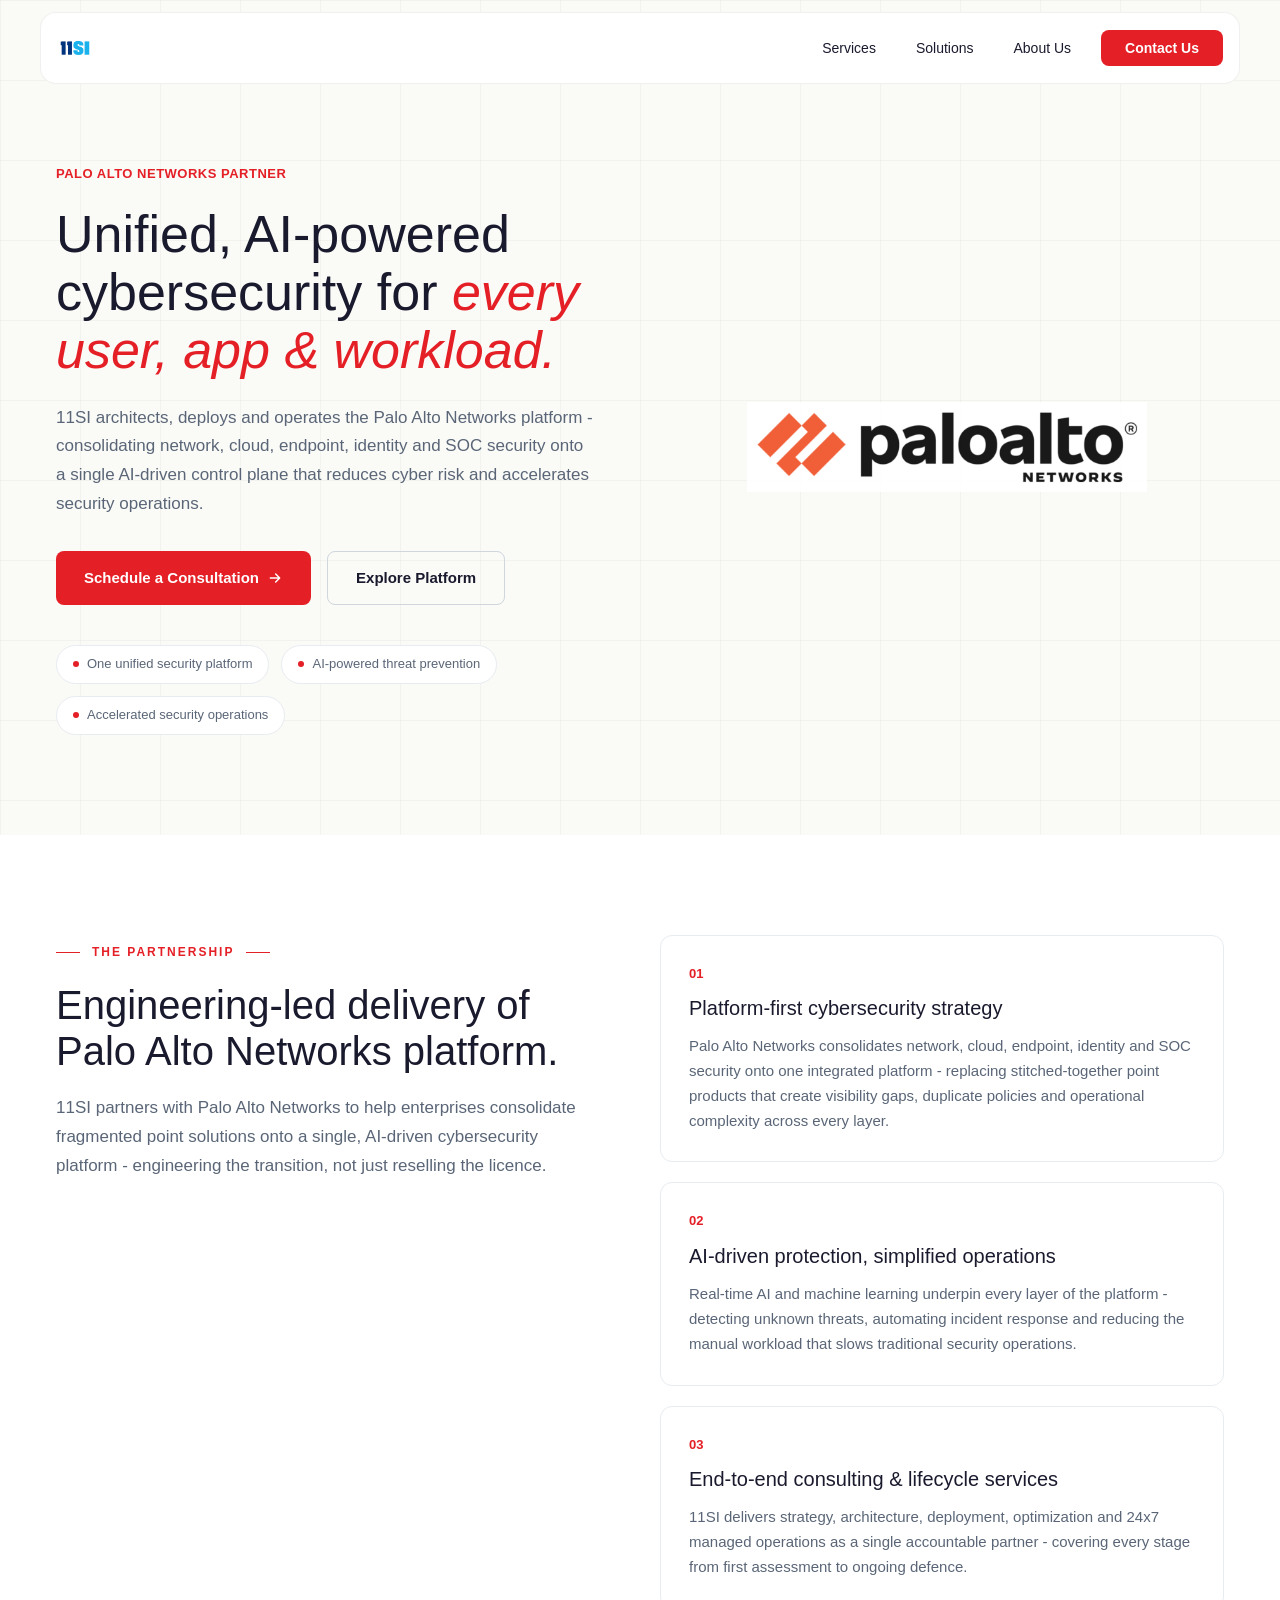
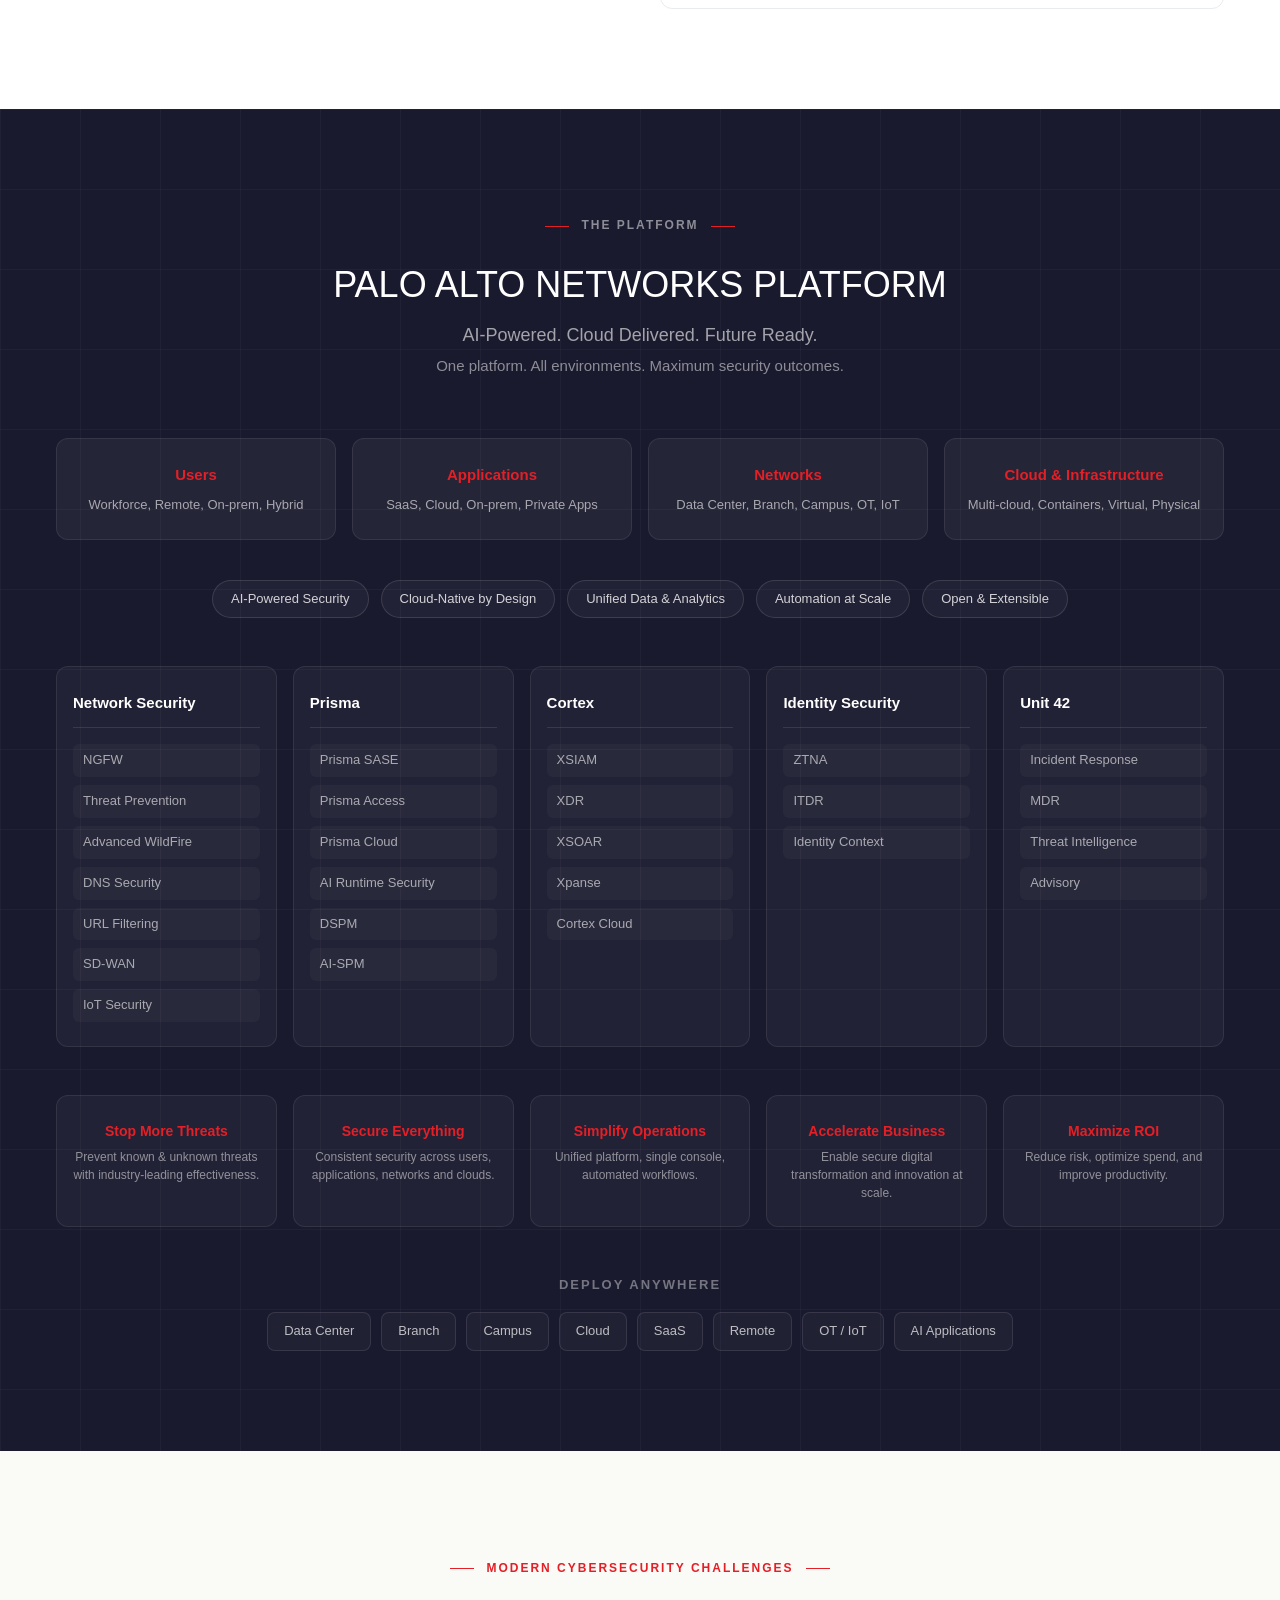
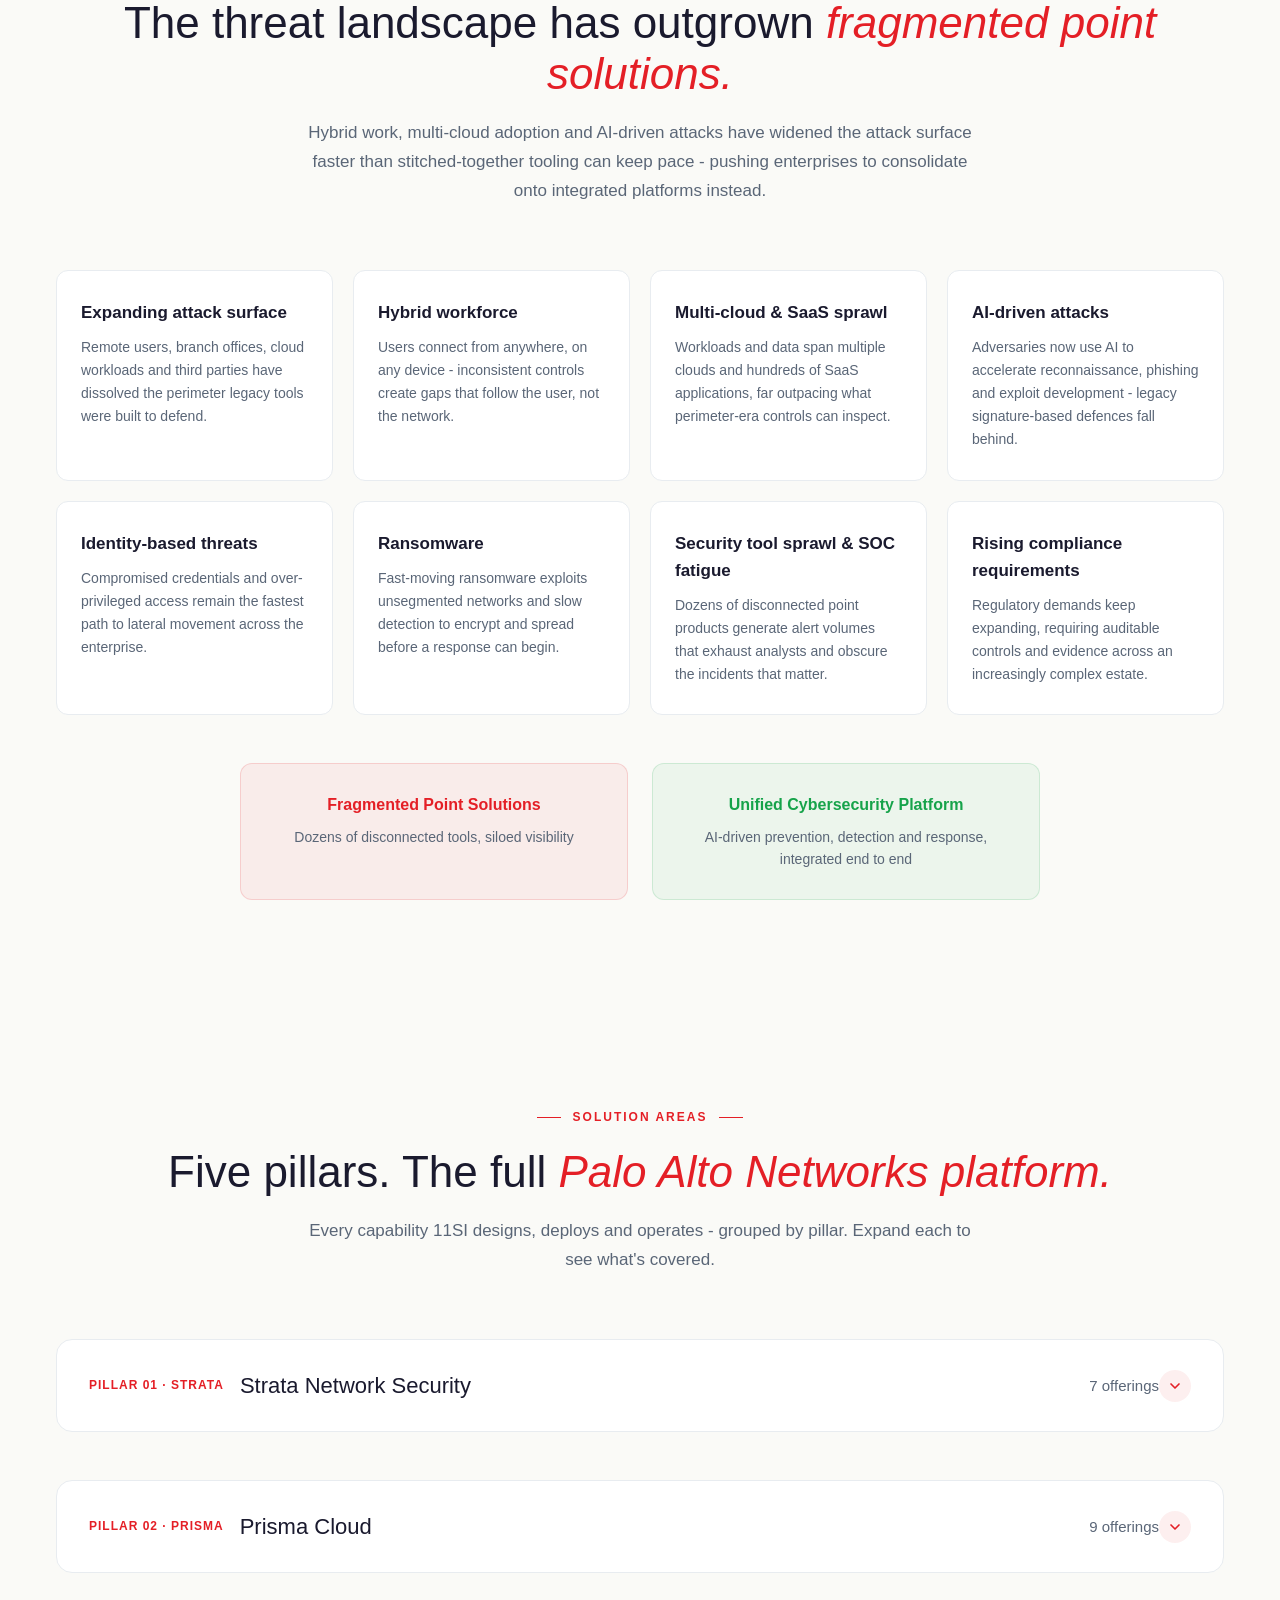
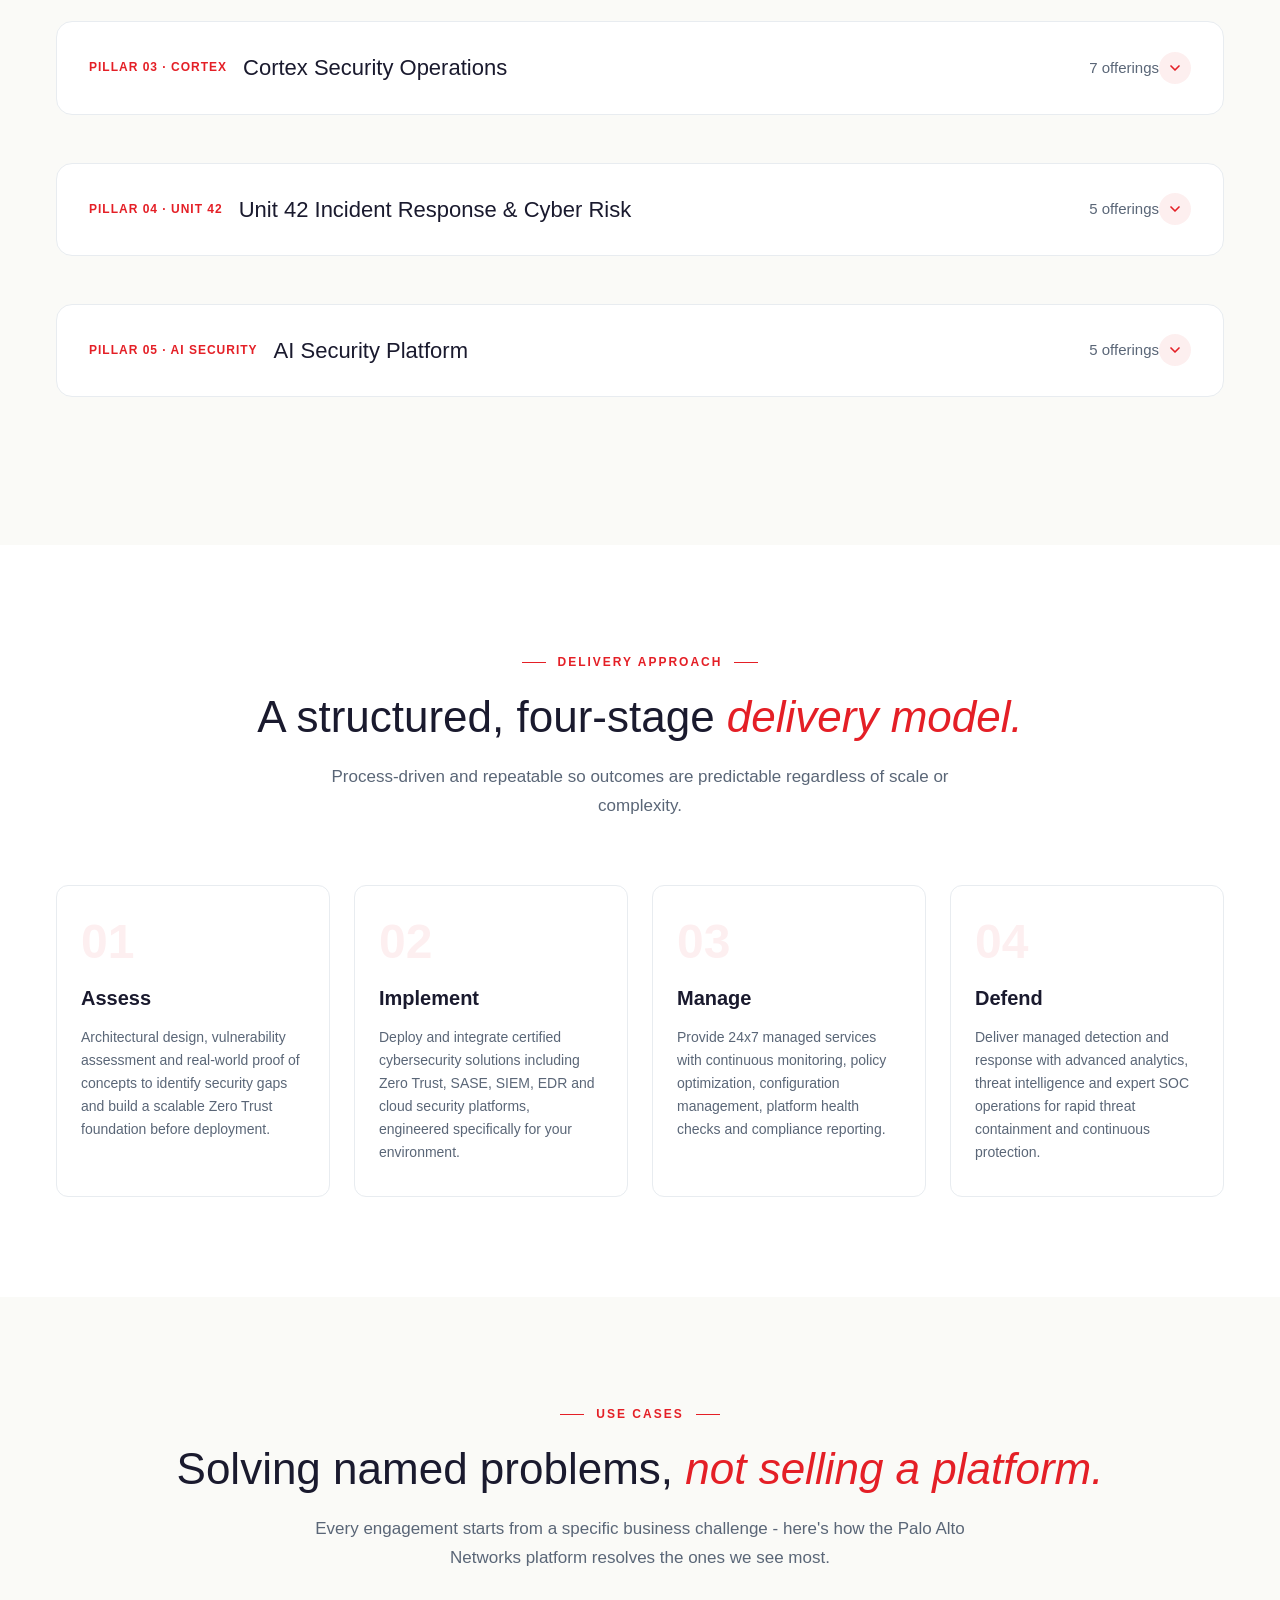
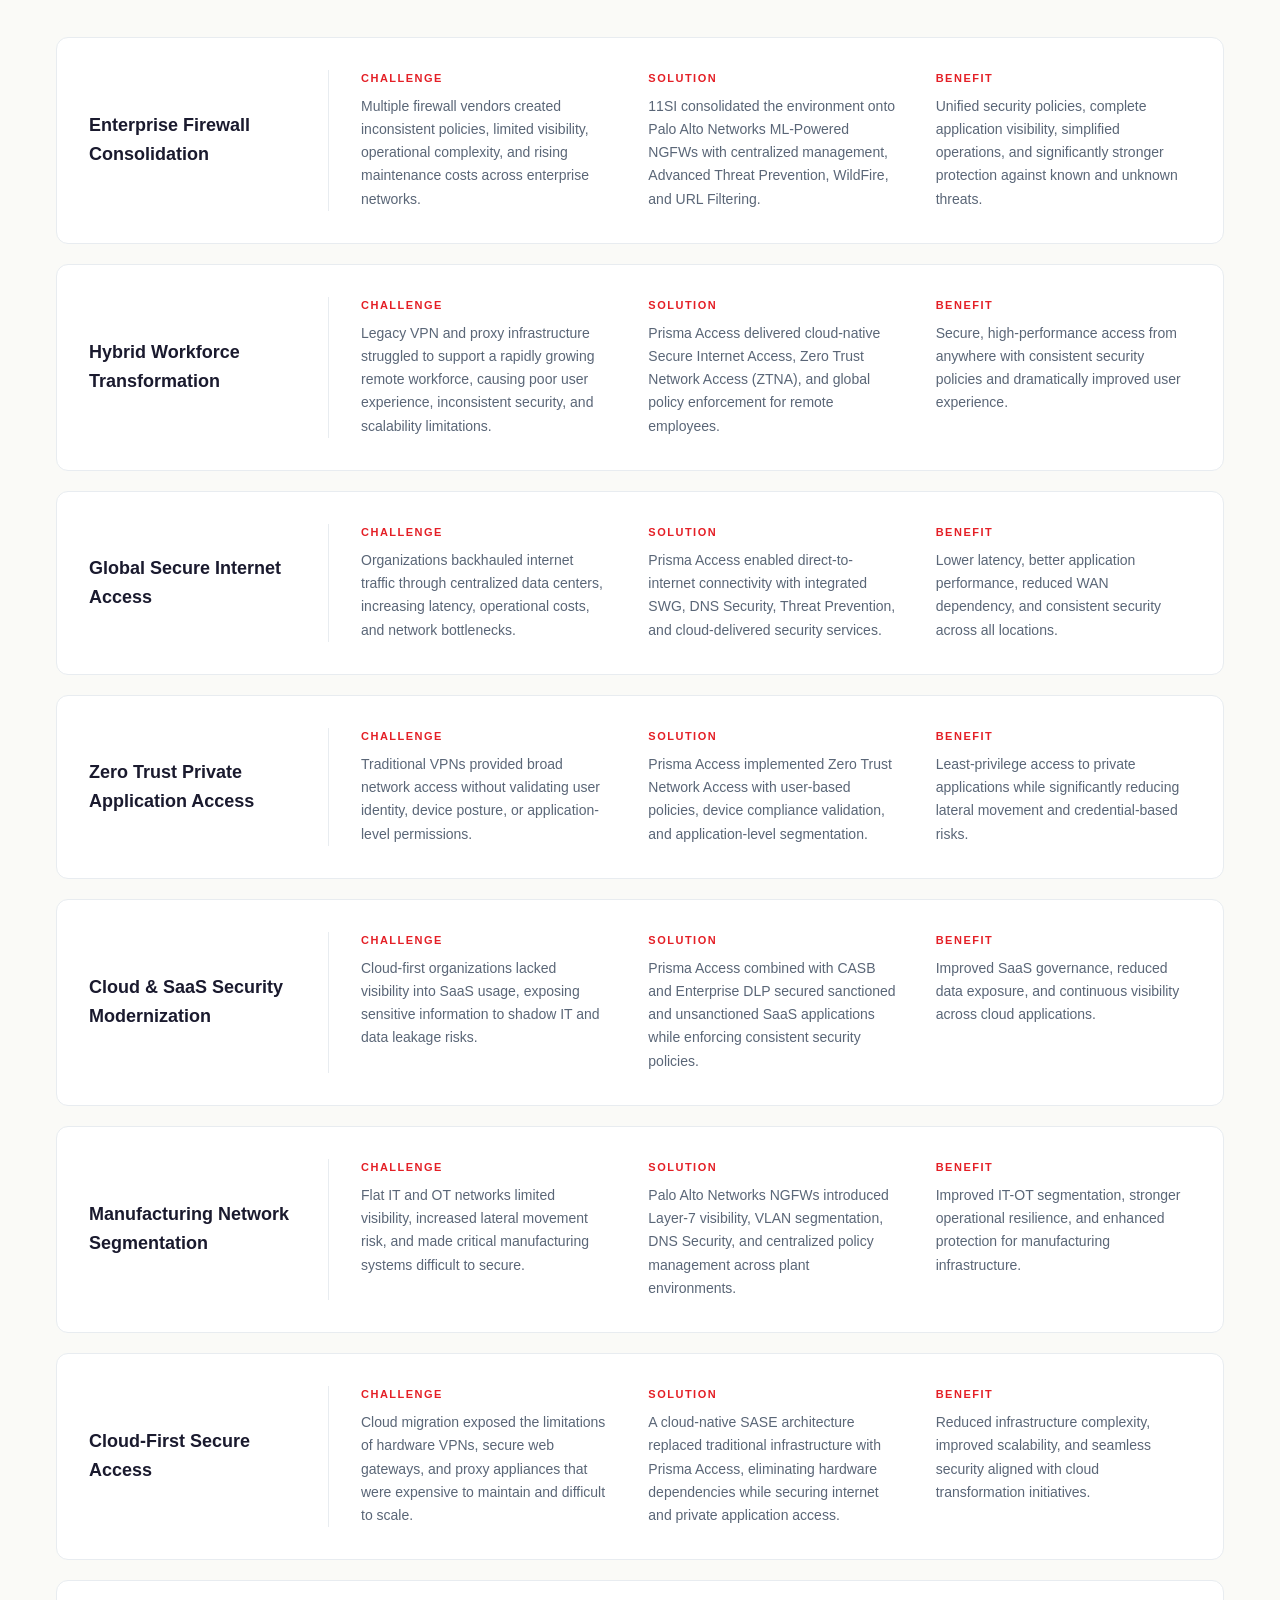
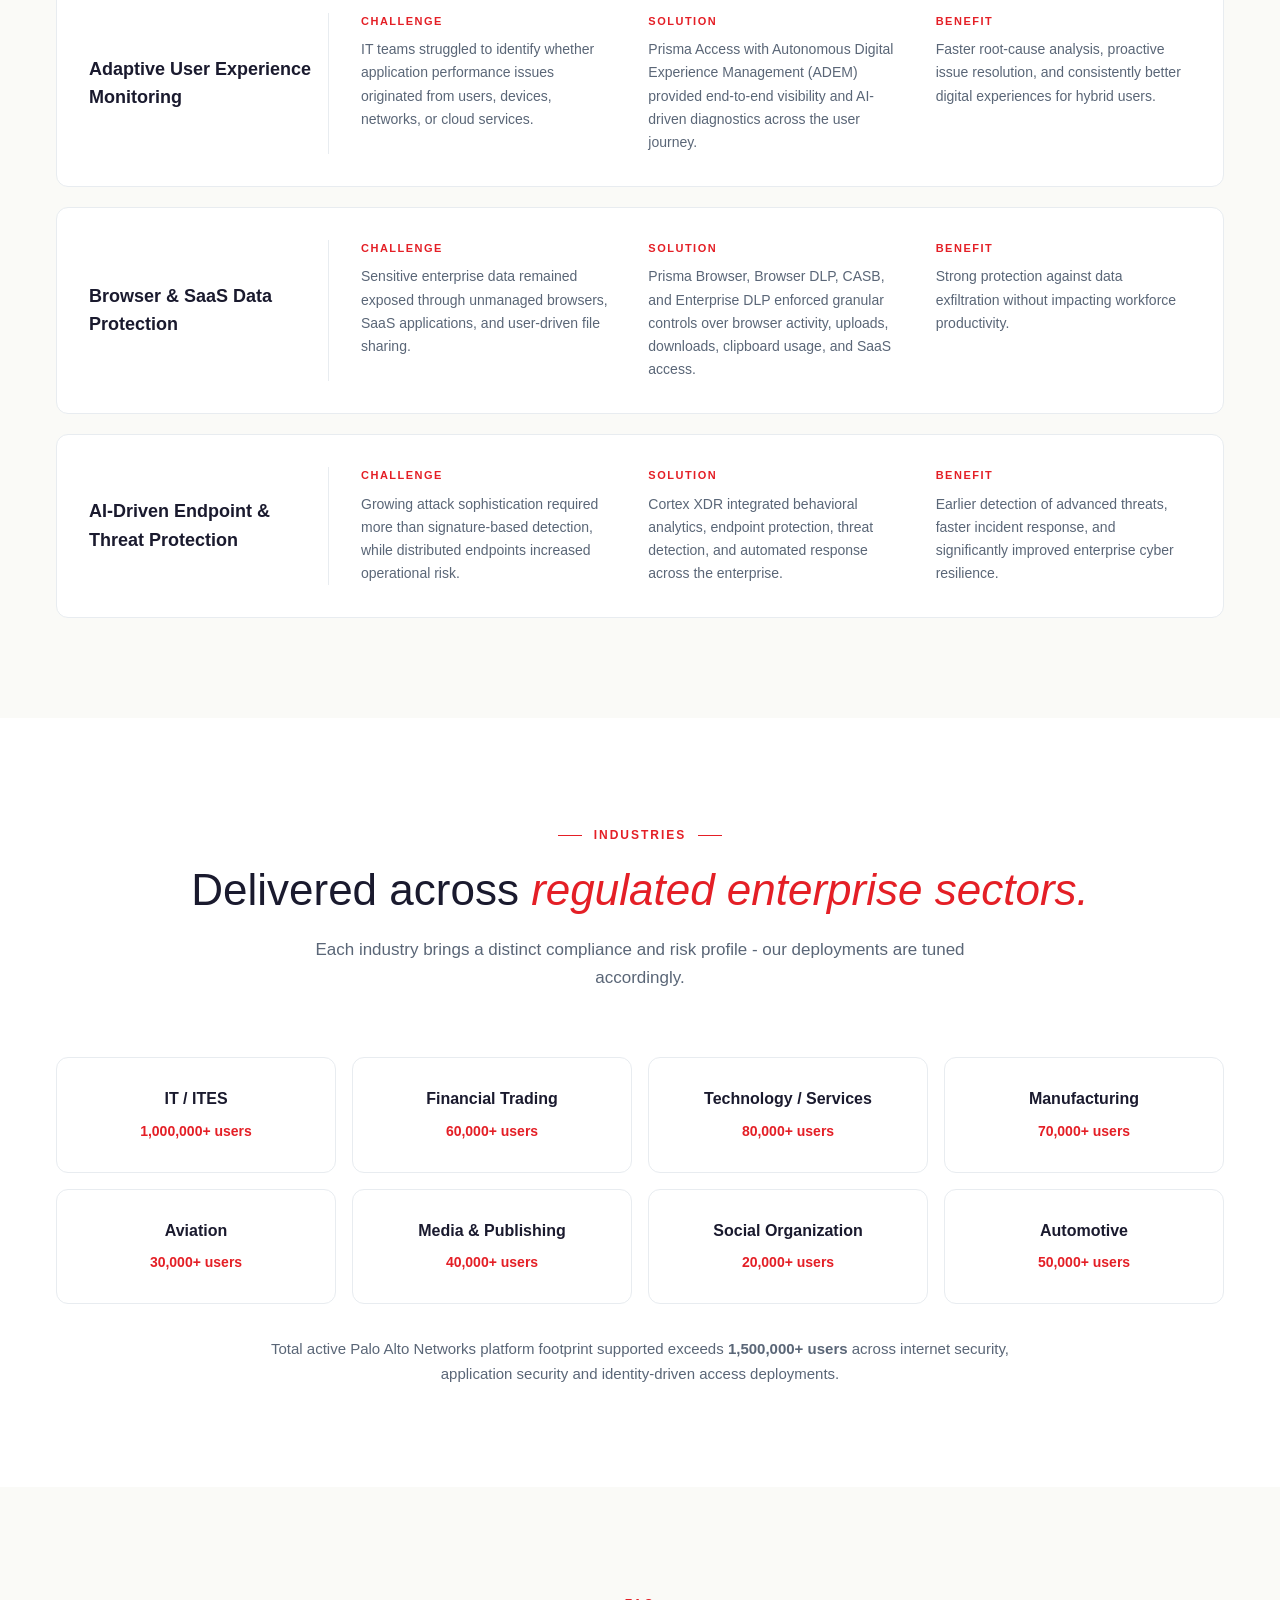
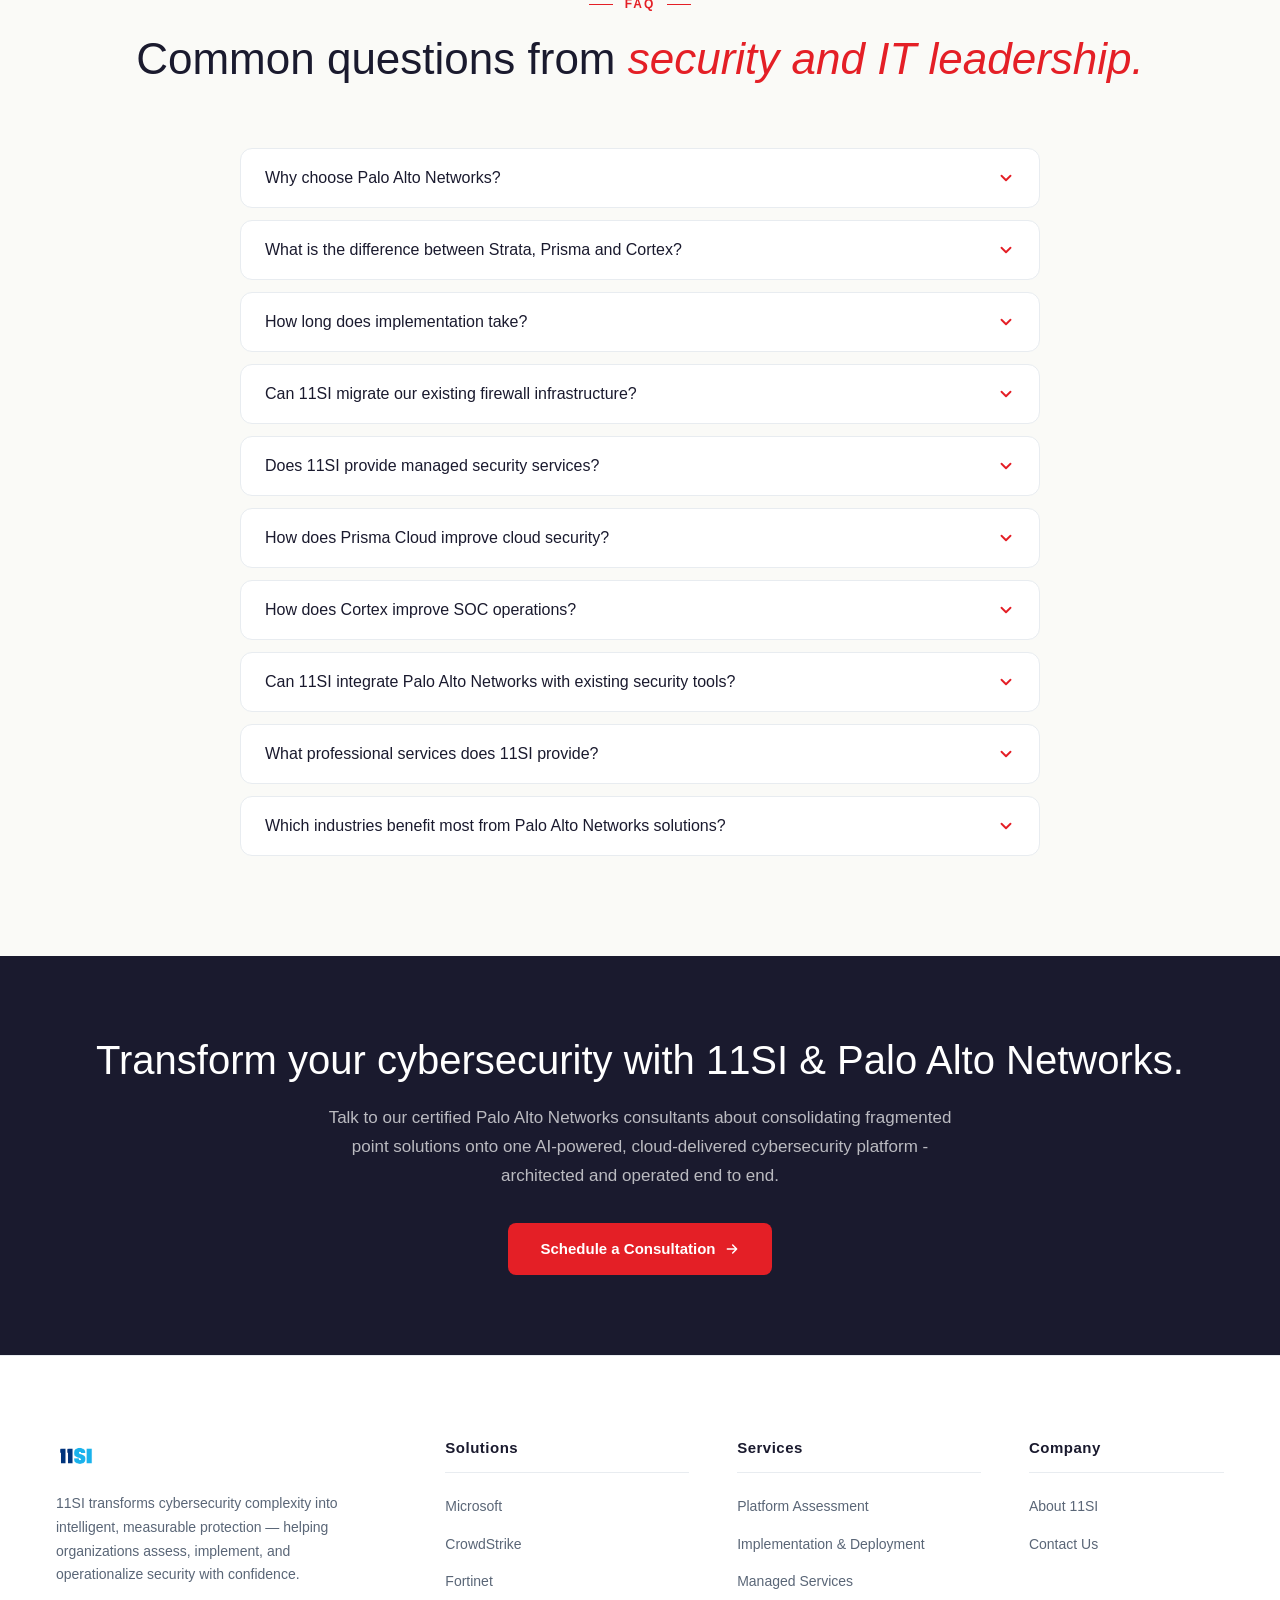
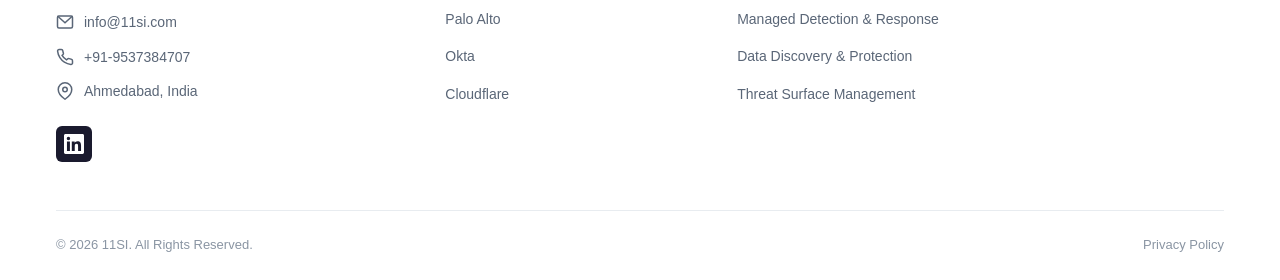
<file: solutions/palo-alto.html>
<!DOCTYPE html>
<html lang="en">
<head>
  <meta charset="UTF-8">
  <meta name="viewport" content="width=device-width, initial-scale=1.0">
  <meta name="description" content="11SI is a Palo Alto Networks partner delivering unified, AI-powered cybersecurity across network, cloud, endpoint, identity and SOC security.">
  <meta name="keywords" content="Palo Alto Networks, cybersecurity, NGFW, Prisma, Cortex, SASE, XDR, XSIAM, cloud security, 11SI">
  <meta name="author" content="11SI">
  <meta name="theme-color" content="#E41F26">

  <meta property="og:type" content="website">
  <meta property="og:title" content="Palo Alto Networks Solutions | 11SI">
  <meta property="og:description" content="Unified, AI-powered cybersecurity for every user, app and workload. 11SI architects, deploys and operates the Palo Alto Networks platform.">
  <meta property="og:url" content="https://11si.com/solutions/palo-alto.html">
  <meta property="og:site_name" content="11SI">

  <title>Palo Alto Networks | AI-Powered Cybersecurity Platform | 11SI</title>

  <link rel="preconnect" href="https://api.fontshare.com" crossorigin>
  <link href="https://api.fontshare.com/v2/css?f[]=satoshi@300,400,500,600,700,800,900&display=swap" rel="stylesheet">
  <link rel="stylesheet" href="../css/styles.css">

  <style>
    /* ============================================
       Palo Alto Networks — Solution Page Styles
       ============================================ */

    /* ---------- Hero ---------- */
    .pa-hero {
      position: relative;
      padding: 160px 0 100px;
      background: var(--color-off-white);
      overflow: hidden;
    }
    .pa-hero::before {
      content: '';
      position: absolute;
      inset: 0;
      background-image:
        linear-gradient(rgba(0,0,0,0.03) 1px, transparent 1px),
        linear-gradient(90deg, rgba(0,0,0,0.03) 1px, transparent 1px);
      background-size: 80px 80px;
      pointer-events: none;
      z-index: 0;
    }
    .pa-hero .container { position: relative; z-index: 1; }
    .pa-hero-grid {
      display: grid;
      grid-template-columns: 1fr 1fr;
      gap: 60px;
      align-items: center;
    }
    .pa-hero-eyebrow {
      display: inline-flex;
      align-items: center;
      gap: 8px;
      font-size: 13px;
      font-weight: 600;
      letter-spacing: 0.5px;
      color: var(--color-accent);
      margin-bottom: 20px;
      text-transform: uppercase;
    }
    .pa-hero h1 {
      font-size: 52px;
      font-weight: 500;
      line-height: 1.12;
      color: var(--color-text);
      margin-bottom: 24px;
    }
    .pa-hero h1 em {
      font-style: italic;
      color: var(--color-accent);
    }
    .pa-hero-desc {
      font-size: 17px;
      line-height: 1.7;
      color: var(--color-text-secondary);
      margin-bottom: 32px;
      max-width: 540px;
    }
    .pa-hero-ctas {
      display: flex;
      gap: 16px;
      margin-bottom: 40px;
    }
    .pa-hero-badges {
      display: flex;
      gap: 12px;
      flex-wrap: wrap;
    }
    .pa-badge {
      display: inline-flex;
      align-items: center;
      gap: 8px;
      padding: 8px 16px;
      font-size: 13px;
      font-weight: 500;
      color: var(--color-text-secondary);
      background: var(--color-white);
      border: 1px solid var(--gray-100);
      border-radius: 100px;
    }
    .pa-badge-dot {
      width: 6px;
      height: 6px;
      background: var(--color-accent);
      border-radius: 50%;
      flex-shrink: 0;
    }
    .pa-hero-visual {
      display: flex;
      align-items: center;
      justify-content: center;
    }
    .pa-hero-logo {
      max-width: 400px;
      width: 100%;
      opacity: 0.9;
    }

    /* ---------- Section Shared ---------- */
    .pa-section {
      padding: 100px 0;
    }
    .pa-section--gray {
      background: var(--color-off-white);
    }
    .pa-section--dark {
      background: var(--color-primary);
      color: var(--color-white);
    }
    .pa-section-label {
      display: inline-flex;
      align-items: center;
      gap: 12px;
      font-size: 12px;
      font-weight: 600;
      letter-spacing: 2px;
      text-transform: uppercase;
      color: var(--color-accent);
      margin-bottom: 20px;
    }
    .pa-section-label::before,
    .pa-section-label::after {
      content: '';
      width: 24px;
      height: 1px;
      background: var(--color-accent);
    }
    .pa-section-header {
      text-align: center;
      margin-bottom: 64px;
    }
    .pa-section-header h2 {
      font-size: 44px;
      font-weight: 500;
      line-height: 1.15;
      color: var(--color-text);
      margin-bottom: 20px;
    }
    .pa-section-header h2 em {
      font-style: italic;
      color: var(--color-accent);
    }
    .pa-section--dark .pa-section-header h2 {
      color: var(--color-white);
    }
    .pa-section-header p {
      font-size: 17px;
      line-height: 1.7;
      color: var(--color-text-secondary);
      max-width: 680px;
      margin: 0 auto;
    }
    .pa-section--dark .pa-section-header p {
      color: rgba(255,255,255,0.7);
    }

    /* ---------- Partnership ---------- */
    .pa-partnership-grid {
      display: grid;
      grid-template-columns: 1fr 1fr;
      gap: 40px;
      align-items: start;
    }
    .pa-partnership-main {
      padding-right: 40px;
    }
    .pa-partnership-main h2 {
      font-size: 40px;
      font-weight: 500;
      line-height: 1.15;
      margin-bottom: 20px;
    }
    .pa-partnership-main p {
      font-size: 17px;
      line-height: 1.7;
      color: var(--color-text-secondary);
    }
    .pa-partnership-cards {
      display: flex;
      flex-direction: column;
      gap: 20px;
    }
    .pa-partnership-card {
      background: var(--color-white);
      border: 1px solid var(--gray-100);
      border-radius: 12px;
      padding: 28px;
      transition: var(--transition);
    }
    .pa-partnership-card:hover {
      border-color: var(--color-accent);
      box-shadow: var(--shadow-sm);
    }
    .pa-partnership-card .card-num {
      font-size: 13px;
      font-weight: 600;
      color: var(--color-accent);
      margin-bottom: 8px;
    }
    .pa-partnership-card h3 {
      font-size: 20px;
      font-weight: 500;
      margin-bottom: 10px;
    }
    .pa-partnership-card p {
      font-size: 15px;
      line-height: 1.65;
      color: var(--color-text-secondary);
    }

    /* ---------- Platform Visual ---------- */
    .pa-platform {
      position: relative;
      padding: 100px 0;
      background: var(--color-primary);
      color: var(--color-white);
      overflow: hidden;
    }
    .pa-platform::before {
      content: '';
      position: absolute;
      inset: 0;
      background-image:
        linear-gradient(rgba(255,255,255,0.03) 1px, transparent 1px),
        linear-gradient(90deg, rgba(255,255,255,0.03) 1px, transparent 1px);
      background-size: 80px 80px;
      pointer-events: none;
    }
    .pa-platform .container { position: relative; z-index: 1; }
    .pa-platform-header {
      text-align: center;
      margin-bottom: 60px;
    }
    .pa-platform-header h2 {
      font-size: 36px;
      font-weight: 500;
      margin-bottom: 8px;
      color: var(--color-white);
    }
    .pa-platform-header .pa-platform-tagline {
      font-size: 18px;
      color: rgba(255,255,255,0.6);
    }
    .pa-platform-header .pa-platform-sub {
      font-size: 15px;
      color: rgba(255,255,255,0.5);
      margin-top: 4px;
    }

    /* Operate Grid */
    .pa-operate-grid {
      display: grid;
      grid-template-columns: repeat(4, 1fr);
      gap: 16px;
      margin-bottom: 40px;
    }
    .pa-operate-card {
      background: rgba(255,255,255,0.05);
      border: 1px solid rgba(255,255,255,0.08);
      border-radius: 12px;
      padding: 24px 20px;
      text-align: center;
    }
    .pa-operate-card h4 {
      font-size: 15px;
      font-weight: 600;
      color: var(--color-accent);
      margin-bottom: 8px;
    }
    .pa-operate-card p {
      font-size: 13px;
      color: rgba(255,255,255,0.6);
      line-height: 1.5;
    }

    /* Platform Principles */
    .pa-principles {
      display: flex;
      flex-wrap: wrap;
      justify-content: center;
      gap: 12px;
      margin-bottom: 48px;
    }
    .pa-principle-tag {
      padding: 8px 18px;
      font-size: 13px;
      font-weight: 500;
      color: rgba(255,255,255,0.8);
      border: 1px solid rgba(255,255,255,0.12);
      border-radius: 100px;
      background: rgba(255,255,255,0.04);
    }

    /* Platform Pillars Grid */
    .pa-pillars-grid {
      display: grid;
      grid-template-columns: repeat(5, 1fr);
      gap: 16px;
      margin-bottom: 48px;
    }
    .pa-pillar-col {
      background: rgba(255,255,255,0.04);
      border: 1px solid rgba(255,255,255,0.08);
      border-radius: 12px;
      padding: 24px 16px;
    }
    .pa-pillar-col h4 {
      font-size: 15px;
      font-weight: 600;
      color: var(--color-white);
      margin-bottom: 16px;
      padding-bottom: 12px;
      border-bottom: 1px solid rgba(255,255,255,0.1);
    }
    .pa-pillar-col ul {
      display: flex;
      flex-direction: column;
      gap: 8px;
    }
    .pa-pillar-col li {
      font-size: 13px;
      color: rgba(255,255,255,0.6);
      padding: 6px 10px;
      background: rgba(255,255,255,0.03);
      border-radius: 6px;
    }

    /* Outcomes */
    .pa-outcomes-grid {
      display: grid;
      grid-template-columns: repeat(5, 1fr);
      gap: 16px;
      margin-bottom: 48px;
    }
    .pa-outcome-card {
      text-align: center;
      padding: 24px 16px;
      background: rgba(255,255,255,0.04);
      border: 1px solid rgba(255,255,255,0.08);
      border-radius: 12px;
    }
    .pa-outcome-card h4 {
      font-size: 14px;
      font-weight: 600;
      color: var(--color-accent);
      margin-bottom: 6px;
    }
    .pa-outcome-card p {
      font-size: 12px;
      color: rgba(255,255,255,0.5);
      line-height: 1.5;
    }

    /* Deploy */
    .pa-deploy {
      text-align: center;
    }
    .pa-deploy h4 {
      font-size: 13px;
      font-weight: 600;
      letter-spacing: 2px;
      text-transform: uppercase;
      color: rgba(255,255,255,0.4);
      margin-bottom: 16px;
    }
    .pa-deploy-tags {
      display: flex;
      flex-wrap: wrap;
      justify-content: center;
      gap: 10px;
    }
    .pa-deploy-tag {
      padding: 8px 16px;
      font-size: 13px;
      color: rgba(255,255,255,0.7);
      border: 1px solid rgba(255,255,255,0.1);
      border-radius: 8px;
      background: rgba(255,255,255,0.03);
    }

    /* ---------- Challenges ---------- */
    .pa-challenges-grid {
      display: grid;
      grid-template-columns: repeat(4, 1fr);
      gap: 20px;
      margin-bottom: 48px;
    }
    .pa-challenge-card {
      background: var(--color-white);
      border: 1px solid var(--gray-100);
      border-radius: 12px;
      padding: 28px 24px;
      transition: var(--transition);
    }
    .pa-challenge-card:hover {
      border-color: var(--color-accent);
      box-shadow: var(--shadow-sm);
    }
    .pa-challenge-card h3 {
      font-size: 17px;
      font-weight: 600;
      margin-bottom: 10px;
      color: var(--color-text);
    }
    .pa-challenge-card p {
      font-size: 14px;
      line-height: 1.65;
      color: var(--color-text-secondary);
    }
    .pa-challenges-comparison {
      display: grid;
      grid-template-columns: 1fr 1fr;
      gap: 24px;
      max-width: 800px;
      margin: 0 auto;
    }
    .pa-comparison-box {
      padding: 28px;
      border-radius: 12px;
      text-align: center;
    }
    .pa-comparison-box--old {
      background: rgba(228, 31, 38, 0.06);
      border: 1px solid rgba(228, 31, 38, 0.15);
    }
    .pa-comparison-box--new {
      background: rgba(22, 163, 74, 0.06);
      border: 1px solid rgba(22, 163, 74, 0.15);
    }
    .pa-comparison-box h4 {
      font-size: 16px;
      font-weight: 600;
      margin-bottom: 8px;
    }
    .pa-comparison-box--old h4 { color: var(--color-accent); }
    .pa-comparison-box--new h4 { color: #16a34a; }
    .pa-comparison-box p {
      font-size: 14px;
      color: var(--color-text-secondary);
      line-height: 1.6;
    }

    /* ---------- Pillars / Solution Areas ---------- */
    .pa-pillars-section {
      padding: 100px 0;
      background: var(--color-off-white);
    }
    .pa-pillar-block {
      margin-bottom: 48px;
      background: var(--color-white);
      border: 1px solid var(--gray-100);
      border-radius: 16px;
      overflow: hidden;
    }
    .pa-pillar-header {
      display: flex;
      align-items: center;
      justify-content: space-between;
      padding: 28px 32px;
      cursor: pointer;
      transition: var(--transition);
    }
    .pa-pillar-header:hover {
      background: var(--accent-wash);
    }
    .pa-pillar-header-left {
      display: flex;
      align-items: center;
      gap: 16px;
    }
    .pa-pillar-num {
      font-size: 12px;
      font-weight: 600;
      letter-spacing: 1px;
      color: var(--color-accent);
      text-transform: uppercase;
    }
    .pa-pillar-header h3 {
      font-size: 22px;
      font-weight: 500;
    }
    .pa-pillar-header .pa-pillar-desc {
      font-size: 15px;
      color: var(--color-text-secondary);
      margin-left: auto;
      padding-left: 24px;
    }
    .pa-pillar-toggle {
      width: 32px;
      height: 32px;
      display: flex;
      align-items: center;
      justify-content: center;
      border-radius: 50%;
      background: var(--accent-wash);
      color: var(--color-accent);
      flex-shrink: 0;
      transition: var(--transition);
    }
    .pa-pillar-block.open .pa-pillar-toggle {
      transform: rotate(180deg);
    }
    .pa-pillar-body {
      display: none;
      padding: 0 32px 28px;
      border-top: 1px solid var(--gray-100);
    }
    .pa-pillar-block.open .pa-pillar-body {
      display: block;
    }
    .pa-pillar-intro {
      font-size: 15px;
      line-height: 1.7;
      color: var(--color-text-secondary);
      padding: 20px 0;
      margin-bottom: 20px;
    }
    .pa-offerings-grid {
      display: grid;
      grid-template-columns: repeat(auto-fill, minmax(280px, 1fr));
      gap: 16px;
    }
    .pa-offering-card {
      padding: 20px;
      background: var(--color-off-white);
      border-radius: 10px;
      border: 1px solid var(--gray-100);
    }
    .pa-offering-card-header {
      display: flex;
      align-items: center;
      justify-content: space-between;
      margin-bottom: 8px;
    }
    .pa-offering-card h4 {
      font-size: 15px;
      font-weight: 600;
      color: var(--color-text);
    }
    .pa-offering-tag {
      font-size: 11px;
      font-weight: 600;
      letter-spacing: 0.5px;
      color: var(--color-accent);
      background: var(--accent-wash);
      padding: 3px 8px;
      border-radius: 4px;
      text-transform: uppercase;
    }
    .pa-offering-card p {
      font-size: 13px;
      line-height: 1.6;
      color: var(--color-text-secondary);
    }

    /* ---------- Delivery ---------- */
    .pa-delivery-grid {
      display: grid;
      grid-template-columns: repeat(4, 1fr);
      gap: 24px;
    }
    .pa-delivery-card {
      background: var(--color-white);
      border: 1px solid var(--gray-100);
      border-radius: 12px;
      padding: 32px 24px;
      position: relative;
      transition: var(--transition);
    }
    .pa-delivery-card:hover {
      border-color: var(--color-accent);
      box-shadow: var(--shadow-sm);
    }
    .pa-delivery-card .step-num {
      font-size: 48px;
      font-weight: 700;
      color: var(--accent-wash);
      line-height: 1;
      margin-bottom: 16px;
    }
    .pa-delivery-card h3 {
      font-size: 20px;
      font-weight: 600;
      margin-bottom: 12px;
      color: var(--color-text);
    }
    .pa-delivery-card p {
      font-size: 14px;
      line-height: 1.65;
      color: var(--color-text-secondary);
    }

    /* ---------- Use Cases ---------- */
    .pa-usecases-grid {
      display: flex;
      flex-direction: column;
      gap: 20px;
    }
    .pa-usecase-card {
      background: var(--color-white);
      border: 1px solid var(--gray-100);
      border-radius: 12px;
      padding: 32px;
      display: grid;
      grid-template-columns: 240px 1fr 1fr 1fr;
      gap: 24px;
      align-items: start;
      transition: var(--transition);
    }
    .pa-usecase-card:hover {
      border-color: var(--color-accent);
      box-shadow: var(--shadow-sm);
    }
    .pa-usecase-title {
      font-size: 18px;
      font-weight: 600;
      color: var(--color-text);
      padding-right: 16px;
      border-right: 1px solid var(--gray-100);
      min-height: 100%;
      display: flex;
      align-items: center;
    }
    .pa-usecase-col {
      padding: 0 8px;
    }
    .pa-usecase-col-label {
      font-size: 11px;
      font-weight: 700;
      letter-spacing: 1.5px;
      text-transform: uppercase;
      color: var(--color-accent);
      margin-bottom: 8px;
    }
    .pa-usecase-col p {
      font-size: 14px;
      line-height: 1.65;
      color: var(--color-text-secondary);
    }

    /* ---------- Industries ---------- */
    .pa-industries-grid {
      display: grid;
      grid-template-columns: repeat(4, 1fr);
      gap: 16px;
      margin-bottom: 32px;
    }
    .pa-industry-card {
      background: var(--color-white);
      border: 1px solid var(--gray-100);
      border-radius: 12px;
      padding: 28px 24px;
      text-align: center;
      transition: var(--transition);
    }
    .pa-industry-card:hover {
      border-color: var(--color-accent);
      box-shadow: var(--shadow-sm);
    }
    .pa-industry-card h4 {
      font-size: 16px;
      font-weight: 600;
      margin-bottom: 6px;
      color: var(--color-text);
    }
    .pa-industry-card .industry-users {
      font-size: 14px;
      color: var(--color-accent);
      font-weight: 600;
    }
    .pa-industries-footer {
      text-align: center;
      font-size: 15px;
      line-height: 1.7;
      color: var(--color-text-secondary);
      max-width: 800px;
      margin: 0 auto;
    }

    /* ---------- FAQ ---------- */
    .pa-faq-list {
      max-width: 800px;
      margin: 0 auto;
      display: flex;
      flex-direction: column;
      gap: 12px;
    }
    .pa-faq-item {
      background: var(--color-white);
      border: 1px solid var(--gray-100);
      border-radius: 12px;
      overflow: hidden;
      transition: var(--transition);
    }
    .pa-faq-item:hover {
      border-color: var(--accent-line);
    }
    .pa-faq-question {
      display: flex;
      align-items: center;
      justify-content: space-between;
      padding: 20px 24px;
      cursor: pointer;
      gap: 16px;
      width: 100%;
      text-align: left;
      font-size: 16px;
      font-weight: 500;
      color: var(--color-text);
      font-family: var(--font-primary);
    }
    .pa-faq-question svg {
      flex-shrink: 0;
      color: var(--color-accent);
      transition: var(--transition);
    }
    .pa-faq-item.open .pa-faq-question svg {
      transform: rotate(180deg);
    }
    .pa-faq-answer {
      display: none;
      padding: 0 24px 20px;
      font-size: 15px;
      line-height: 1.7;
      color: var(--color-text-secondary);
    }
    .pa-faq-item.open .pa-faq-answer {
      display: block;
    }

    /* ---------- CTA Banner ---------- */
    .pa-cta-banner {
      padding: 80px 0;
      background: var(--color-primary);
      text-align: center;
    }
    .pa-cta-banner h2 {
      font-size: 40px;
      font-weight: 500;
      color: var(--color-white);
      margin-bottom: 20px;
      line-height: 1.2;
    }
    .pa-cta-banner p {
      font-size: 17px;
      line-height: 1.7;
      color: rgba(255,255,255,0.7);
      max-width: 640px;
      margin: 0 auto 32px;
    }
    .pa-cta-banner .btn {
      display: inline-flex;
      align-items: center;
      gap: 8px;
      padding: 14px 32px;
      font-size: 15px;
      font-weight: 600;
      color: var(--color-white);
      background: var(--color-accent);
      border-radius: 8px;
      transition: var(--transition);
    }
    .pa-cta-banner .btn:hover {
      background: var(--color-hover);
    }

    /* ---------- Buttons ---------- */
    .pa-btn {
      display: inline-flex;
      align-items: center;
      gap: 8px;
      padding: 14px 28px;
      font-size: 15px;
      font-weight: 600;
      border-radius: 8px;
      transition: var(--transition);
      font-family: var(--font-primary);
      cursor: pointer;
      text-decoration: none;
    }
    .pa-btn--primary {
      background: var(--color-accent);
      color: var(--color-white);
    }
    .pa-btn--primary:hover {
      background: var(--color-hover);
    }
    .pa-btn--secondary {
      background: transparent;
      color: var(--color-text);
      border: 1px solid var(--gray-200);
    }
    .pa-btn--secondary:hover {
      border-color: var(--color-accent);
      color: var(--color-accent);
    }

    /* ---------- Scroll Reveal ---------- */
    .pa-reveal {
      opacity: 0;
      transform: translateY(24px);
      transition: opacity 0.6s ease, transform 0.6s ease;
    }
    .pa-reveal.visible {
      opacity: 1;
      transform: translateY(0);
    }

    /* ---------- Mobile Responsive ---------- */
    @media (max-width: 1024px) {
      .pa-hero h1 { font-size: 40px; }
      .pa-hero-grid { grid-template-columns: 1fr; gap: 40px; }
      .pa-hero-visual { order: -1; }
      .pa-hero-logo { max-width: 280px; }
      .pa-section-header h2 { font-size: 36px; }
      .pa-partnership-grid { grid-template-columns: 1fr; }
      .pa-partnership-main { padding-right: 0; margin-bottom: 20px; }
      .pa-challenges-grid { grid-template-columns: repeat(2, 1fr); }
      .pa-pillars-grid { grid-template-columns: repeat(3, 1fr); }
      .pa-operate-grid { grid-template-columns: repeat(2, 1fr); }
      .pa-outcomes-grid { grid-template-columns: repeat(3, 1fr); }
      .pa-delivery-grid { grid-template-columns: repeat(2, 1fr); }
      .pa-usecase-card { grid-template-columns: 1fr; }
      .pa-usecase-title { border-right: none; border-bottom: 1px solid var(--gray-100); padding-bottom: 16px; padding-right: 0; min-height: auto; }
      .pa-industries-grid { grid-template-columns: repeat(2, 1fr); }
    }

    @media (max-width: 768px) {
      .pa-hero { padding: 130px 0 60px; }
      .pa-hero h1 { font-size: 32px; }
      .pa-hero-desc { font-size: 15px; }
      .pa-hero-ctas { flex-direction: column; }
      .pa-hero-badges { flex-direction: column; }
      .pa-section { padding: 70px 0; }
      .pa-section-header h2 { font-size: 28px; }
      .pa-partnership-main h2 { font-size: 28px; }
      .pa-challenges-grid { grid-template-columns: 1fr; }
      .pa-challenges-comparison { grid-template-columns: 1fr; }
      .pa-pillars-grid { grid-template-columns: 1fr 1fr; }
      .pa-operate-grid { grid-template-columns: 1fr; }
      .pa-outcomes-grid { grid-template-columns: 1fr 1fr; }
      .pa-delivery-grid { grid-template-columns: 1fr; }
      .pa-usecase-card { padding: 24px; }
      .pa-industries-grid { grid-template-columns: 1fr 1fr; }
      .pa-cta-banner h2 { font-size: 28px; }
      .pa-pillar-header { flex-direction: column; align-items: flex-start; gap: 8px; padding: 20px 24px; }
      .pa-pillar-header .pa-pillar-desc { margin-left: 0; padding-left: 0; }
      .pa-pillar-body { padding: 0 24px 20px; }
      .pa-offerings-grid { grid-template-columns: 1fr; }
    }

    @media (max-width: 480px) {
      .pa-hero h1 { font-size: 26px; }
      .pa-section-header h2 { font-size: 24px; }
      .pa-partnership-main h2 { font-size: 24px; }
      .pa-pillars-grid { grid-template-columns: 1fr; }
      .pa-outcomes-grid { grid-template-columns: 1fr; }
      .pa-industries-grid { grid-template-columns: 1fr; }
      .pa-cta-banner h2 { font-size: 24px; }
    }
  </style>
</head>
<body>

<!-- ========== NAVBAR ========== -->
<nav class="navbar" id="navbar" role="navigation" aria-label="Main navigation">
  <div class="nav-container">
    <a href="/" class="nav-logo" aria-label="11SI Home">
      <img src="../images/logo.png" alt="11SI Logo" width="100" height="40">
    </a>
    <button class="nav-toggle" id="navToggle" aria-label="Toggle navigation menu" aria-expanded="false">
      <span></span><span></span><span></span>
    </button>
    <ul class="nav-menu" id="navMenu" role="menubar">
      <li class="nav-item has-dropdown" role="none">
        <a href="/#services" class="nav-link" role="menuitem" aria-haspopup="true">Services</a>
        <ul class="dropdown" role="menu">
          <li role="none"><a href="/#services" role="menuitem">Platform Assessment</a></li>
          <li role="none"><a href="/#services" role="menuitem">Implementation &amp; Deployment</a></li>
          <li role="none"><a href="/#services" role="menuitem">Managed Services</a></li>
          <li role="none"><a href="/#services" role="menuitem">Managed Detection &amp; Response</a></li>
          <li role="none"><a href="/#services" role="menuitem">Data Discovery &amp; Protection</a></li>
          <li role="none"><a href="/#services" role="menuitem">Threat Surface Management</a></li>
        </ul>
      </li>
      <li class="nav-item has-dropdown" role="none">
        <a href="/#partners" class="nav-link" role="menuitem" aria-haspopup="true">Solutions</a>
        <ul class="dropdown" role="menu">
          <li role="none"><a href="/solutions/microsoft.html" role="menuitem">Microsoft</a></li>
          <li role="none"><a href="/solutions/crowdstrike.html" role="menuitem">CrowdStrike</a></li>
          <li role="none"><a href="/solutions/fortinet.html" role="menuitem">Fortinet</a></li>
          <li role="none"><a href="/solutions/palo-alto.html" role="menuitem">Palo Alto</a></li>
          <li role="none"><a href="/solutions/okta.html" role="menuitem">Okta</a></li>
          <li role="none"><a href="/solutions/cloudflare.html" role="menuitem">Cloudflare</a></li>
        </ul>
      </li>
      <li class="nav-item" role="none"><a href="/#about" class="nav-link" role="menuitem">About Us</a></li>
      <li class="nav-item" role="none"><a href="/#contact" class="nav-link nav-cta" role="menuitem">Contact Us</a></li>
    </ul>
  </div>
</nav>

<!-- ========== HERO ========== -->
<section class="pa-hero">
  <div class="container">
    <div class="pa-hero-grid">
      <div class="pa-hero-text pa-reveal">
        <div class="pa-hero-eyebrow">Palo Alto Networks Partner</div>
        <h1>Unified, AI-powered cybersecurity for <em>every user, app &amp; workload.</em></h1>
        <p class="pa-hero-desc">11SI architects, deploys and operates the Palo Alto Networks platform - consolidating network, cloud, endpoint, identity and SOC security onto a single AI-driven control plane that reduces cyber risk and accelerates security operations.</p>
        <div class="pa-hero-ctas">
          <a href="/#contact" class="pa-btn pa-btn--primary">Schedule a Consultation <svg width="16" height="16" viewBox="0 0 24 24" fill="none"><path d="M5 12h14M13 6l6 6-6 6" stroke="currentColor" stroke-width="2.2" stroke-linecap="round" stroke-linejoin="round"/></svg></a>
          <a href="#platform" class="pa-btn pa-btn--secondary">Explore Platform</a>
        </div>
        <div class="pa-hero-badges">
          <span class="pa-badge"><span class="pa-badge-dot"></span> One unified security platform</span>
          <span class="pa-badge"><span class="pa-badge-dot"></span> AI-powered threat prevention</span>
          <span class="pa-badge"><span class="pa-badge-dot"></span> Accelerated security operations</span>
        </div>
      </div>
      <div class="pa-hero-visual pa-reveal">
        <img src="../images/paloalto-logo.png" alt="Palo Alto Networks" class="pa-hero-logo">
      </div>
    </div>
  </div>
</section>

<!-- ========== THE PARTNERSHIP ========== -->
<section class="pa-section" id="partnership">
  <div class="container">
    <div class="pa-partnership-grid">
      <div class="pa-partnership-main pa-reveal">
        <span class="pa-section-label">The Partnership</span>
        <h2>Engineering-led delivery of Palo Alto Networks platform.</h2>
        <p>11SI partners with Palo Alto Networks to help enterprises consolidate fragmented point solutions onto a single, AI-driven cybersecurity platform - engineering the transition, not just reselling the licence.</p>
      </div>
      <div class="pa-partnership-cards pa-reveal">
        <div class="pa-partnership-card">
          <div class="card-num">01</div>
          <h3>Platform-first cybersecurity strategy</h3>
          <p>Palo Alto Networks consolidates network, cloud, endpoint, identity and SOC security onto one integrated platform - replacing stitched-together point products that create visibility gaps, duplicate policies and operational complexity across every layer.</p>
        </div>
        <div class="pa-partnership-card">
          <div class="card-num">02</div>
          <h3>AI-driven protection, simplified operations</h3>
          <p>Real-time AI and machine learning underpin every layer of the platform - detecting unknown threats, automating incident response and reducing the manual workload that slows traditional security operations.</p>
        </div>
        <div class="pa-partnership-card">
          <div class="card-num">03</div>
          <h3>End-to-end consulting &amp; lifecycle services</h3>
          <p>11SI delivers strategy, architecture, deployment, optimization and 24x7 managed operations as a single accountable partner - covering every stage from first assessment to ongoing defence.</p>
        </div>
      </div>
    </div>
  </div>
</section>

<!-- ========== PLATFORM ========== -->
<section class="pa-platform" id="platform">
  <div class="container">
    <div class="pa-platform-header pa-reveal">
      <span class="pa-section-label" style="color: rgba(255,255,255,0.5);">The Platform</span>
      <h2>PALO ALTO NETWORKS PLATFORM</h2>
      <p class="pa-platform-tagline">AI-Powered. Cloud Delivered. Future Ready.</p>
      <p class="pa-platform-sub">One platform. All environments. Maximum security outcomes.</p>
    </div>

    <!-- Everywhere You Operate -->
    <div class="pa-operate-grid pa-reveal">
      <div class="pa-operate-card">
        <h4>Users</h4>
        <p>Workforce, Remote, On-prem, Hybrid</p>
      </div>
      <div class="pa-operate-card">
        <h4>Applications</h4>
        <p>SaaS, Cloud, On-prem, Private Apps</p>
      </div>
      <div class="pa-operate-card">
        <h4>Networks</h4>
        <p>Data Center, Branch, Campus, OT, IoT</p>
      </div>
      <div class="pa-operate-card">
        <h4>Cloud &amp; Infrastructure</h4>
        <p>Multi-cloud, Containers, Virtual, Physical</p>
      </div>
    </div>

    <!-- Platform Principles -->
    <div class="pa-principles pa-reveal">
      <span class="pa-principle-tag">AI-Powered Security</span>
      <span class="pa-principle-tag">Cloud-Native by Design</span>
      <span class="pa-principle-tag">Unified Data &amp; Analytics</span>
      <span class="pa-principle-tag">Automation at Scale</span>
      <span class="pa-principle-tag">Open &amp; Extensible</span>
    </div>

    <!-- Platform Pillars -->
    <div class="pa-pillars-grid pa-reveal">
      <div class="pa-pillar-col">
        <h4>Network Security</h4>
        <ul>
          <li>NGFW</li>
          <li>Threat Prevention</li>
          <li>Advanced WildFire</li>
          <li>DNS Security</li>
          <li>URL Filtering</li>
          <li>SD-WAN</li>
          <li>IoT Security</li>
        </ul>
      </div>
      <div class="pa-pillar-col">
        <h4>Prisma</h4>
        <ul>
          <li>Prisma SASE</li>
          <li>Prisma Access</li>
          <li>Prisma Cloud</li>
          <li>AI Runtime Security</li>
          <li>DSPM</li>
          <li>AI-SPM</li>
        </ul>
      </div>
      <div class="pa-pillar-col">
        <h4>Cortex</h4>
        <ul>
          <li>XSIAM</li>
          <li>XDR</li>
          <li>XSOAR</li>
          <li>Xpanse</li>
          <li>Cortex Cloud</li>
        </ul>
      </div>
      <div class="pa-pillar-col">
        <h4>Identity Security</h4>
        <ul>
          <li>ZTNA</li>
          <li>ITDR</li>
          <li>Identity Context</li>
        </ul>
      </div>
      <div class="pa-pillar-col">
        <h4>Unit 42</h4>
        <ul>
          <li>Incident Response</li>
          <li>MDR</li>
          <li>Threat Intelligence</li>
          <li>Advisory</li>
        </ul>
      </div>
    </div>

    <!-- Outcomes -->
    <div class="pa-outcomes-grid pa-reveal">
      <div class="pa-outcome-card">
        <h4>Stop More Threats</h4>
        <p>Prevent known &amp; unknown threats with industry-leading effectiveness.</p>
      </div>
      <div class="pa-outcome-card">
        <h4>Secure Everything</h4>
        <p>Consistent security across users, applications, networks and clouds.</p>
      </div>
      <div class="pa-outcome-card">
        <h4>Simplify Operations</h4>
        <p>Unified platform, single console, automated workflows.</p>
      </div>
      <div class="pa-outcome-card">
        <h4>Accelerate Business</h4>
        <p>Enable secure digital transformation and innovation at scale.</p>
      </div>
      <div class="pa-outcome-card">
        <h4>Maximize ROI</h4>
        <p>Reduce risk, optimize spend, and improve productivity.</p>
      </div>
    </div>

    <!-- Deploy Anywhere -->
    <div class="pa-deploy pa-reveal">
      <h4>Deploy Anywhere</h4>
      <div class="pa-deploy-tags">
        <span class="pa-deploy-tag">Data Center</span>
        <span class="pa-deploy-tag">Branch</span>
        <span class="pa-deploy-tag">Campus</span>
        <span class="pa-deploy-tag">Cloud</span>
        <span class="pa-deploy-tag">SaaS</span>
        <span class="pa-deploy-tag">Remote</span>
        <span class="pa-deploy-tag">OT / IoT</span>
        <span class="pa-deploy-tag">AI Applications</span>
      </div>
    </div>
  </div>
</section>

<!-- ========== CHALLENGES ========== -->
<section class="pa-section pa-section--gray" id="challenges">
  <div class="container">
    <div class="pa-section-header pa-reveal">
      <span class="pa-section-label">Modern Cybersecurity Challenges</span>
      <h2>The threat landscape has outgrown <em>fragmented point solutions.</em></h2>
      <p>Hybrid work, multi-cloud adoption and AI-driven attacks have widened the attack surface faster than stitched-together tooling can keep pace - pushing enterprises to consolidate onto integrated platforms instead.</p>
    </div>
    <div class="pa-challenges-grid pa-reveal">
      <div class="pa-challenge-card">
        <h3>Expanding attack surface</h3>
        <p>Remote users, branch offices, cloud workloads and third parties have dissolved the perimeter legacy tools were built to defend.</p>
      </div>
      <div class="pa-challenge-card">
        <h3>Hybrid workforce</h3>
        <p>Users connect from anywhere, on any device - inconsistent controls create gaps that follow the user, not the network.</p>
      </div>
      <div class="pa-challenge-card">
        <h3>Multi-cloud &amp; SaaS sprawl</h3>
        <p>Workloads and data span multiple clouds and hundreds of SaaS applications, far outpacing what perimeter-era controls can inspect.</p>
      </div>
      <div class="pa-challenge-card">
        <h3>AI-driven attacks</h3>
        <p>Adversaries now use AI to accelerate reconnaissance, phishing and exploit development - legacy signature-based defences fall behind.</p>
      </div>
      <div class="pa-challenge-card">
        <h3>Identity-based threats</h3>
        <p>Compromised credentials and over-privileged access remain the fastest path to lateral movement across the enterprise.</p>
      </div>
      <div class="pa-challenge-card">
        <h3>Ransomware</h3>
        <p>Fast-moving ransomware exploits unsegmented networks and slow detection to encrypt and spread before a response can begin.</p>
      </div>
      <div class="pa-challenge-card">
        <h3>Security tool sprawl &amp; SOC fatigue</h3>
        <p>Dozens of disconnected point products generate alert volumes that exhaust analysts and obscure the incidents that matter.</p>
      </div>
      <div class="pa-challenge-card">
        <h3>Rising compliance requirements</h3>
        <p>Regulatory demands keep expanding, requiring auditable controls and evidence across an increasingly complex estate.</p>
      </div>
    </div>
    <div class="pa-challenges-comparison pa-reveal">
      <div class="pa-comparison-box pa-comparison-box--old">
        <h4>Fragmented Point Solutions</h4>
        <p>Dozens of disconnected tools, siloed visibility</p>
      </div>
      <div class="pa-comparison-box pa-comparison-box--new">
        <h4>Unified Cybersecurity Platform</h4>
        <p>AI-driven prevention, detection and response, integrated end to end</p>
      </div>
    </div>
  </div>
</section>

<!-- ========== SOLUTION AREAS / PILLARS ========== -->
<section class="pa-pillars-section" id="solutions">
  <div class="container">
    <div class="pa-section-header pa-reveal">
      <span class="pa-section-label">Solution Areas</span>
      <h2>Five pillars. The full <em>Palo Alto Networks platform.</em></h2>
      <p>Every capability 11SI designs, deploys and operates - grouped by pillar. Expand each to see what's covered.</p>
    </div>

    <!-- Pillar 1: Strata -->
    <div class="pa-pillar-block pa-reveal">
      <div class="pa-pillar-header" onclick="this.parentElement.classList.toggle('open')">
        <div class="pa-pillar-header-left">
          <span class="pa-pillar-num">Pillar 01 &middot; Strata</span>
          <h3>Strata Network Security</h3>
        </div>
        <span class="pa-pillar-desc">7 offerings</span>
        <div class="pa-pillar-toggle"><svg width="16" height="16" viewBox="0 0 24 24" fill="none" stroke="currentColor" stroke-width="2.5" stroke-linecap="round" stroke-linejoin="round"><path d="m6 9 6 6 6-6"/></svg></div>
      </div>
      <div class="pa-pillar-body">
        <p class="pa-pillar-intro">AI-powered network security that protects users, campuses, branches, data centres and cloud environments through integrated next-generation firewalls, cloud-delivered security and centralized management.</p>
        <div class="pa-offerings-grid">
          <div class="pa-offering-card">
            <div class="pa-offering-card-header"><h4>Next-Generation Firewall</h4><span class="pa-offering-tag">NGFW</span></div>
            <p>Application-aware firewalling using App-ID, User-ID and Content-ID to stop modern threats without relying on ports or IP addresses.</p>
          </div>
          <div class="pa-offering-card">
            <div class="pa-offering-card-header"><h4>Cloud NGFW</h4><span class="pa-offering-tag">Cloud</span></div>
            <p>Managed cloud-native firewall security for AWS, Azure and Google Cloud with consistent policy enforcement.</p>
          </div>
          <div class="pa-offering-card">
            <div class="pa-offering-card-header"><h4>Secure SD-WAN</h4><span class="pa-offering-tag">SD-WAN</span></div>
            <p>Integrated networking and security for branch offices delivering optimized connectivity with built-in threat prevention.</p>
          </div>
          <div class="pa-offering-card">
            <div class="pa-offering-card-header"><h4>Advanced Threat Prevention</h4><span class="pa-offering-tag">ATP</span></div>
            <p>Inline prevention against known, unknown and zero-day exploits using machine learning and real-time threat intelligence.</p>
          </div>
          <div class="pa-offering-card">
            <div class="pa-offering-card-header"><h4>Advanced DNS Security</h4><span class="pa-offering-tag">DNS</span></div>
            <p>Prevents DNS tunnelling, command-and-control communication and malicious domain access before threats execute.</p>
          </div>
          <div class="pa-offering-card">
            <div class="pa-offering-card-header"><h4>Advanced URL Filtering</h4><span class="pa-offering-tag">URL</span></div>
            <p>AI-powered URL analysis blocks phishing, malicious websites and newly created attack domains in real time.</p>
          </div>
          <div class="pa-offering-card">
            <div class="pa-offering-card-header"><h4>Panorama Management</h4><span class="pa-offering-tag">MGMT</span></div>
            <p>Centralized policy management, monitoring and reporting across the entire Strata firewall estate.</p>
          </div>
        </div>
      </div>
    </div>

    <!-- Pillar 2: Prisma -->
    <div class="pa-pillar-block pa-reveal">
      <div class="pa-pillar-header" onclick="this.parentElement.classList.toggle('open')">
        <div class="pa-pillar-header-left">
          <span class="pa-pillar-num">Pillar 02 &middot; Prisma</span>
          <h3>Prisma Cloud</h3>
        </div>
        <span class="pa-pillar-desc">9 offerings</span>
        <div class="pa-pillar-toggle"><svg width="16" height="16" viewBox="0 0 24 24" fill="none" stroke="currentColor" stroke-width="2.5" stroke-linecap="round" stroke-linejoin="round"><path d="m6 9 6 6 6-6"/></svg></div>
      </div>
      <div class="pa-pillar-body">
        <p class="pa-pillar-intro">Comprehensive cloud-native application protection platform (CNAPP) securing applications, workloads, identities and data across the complete cloud lifecycle.</p>
        <div class="pa-offerings-grid">
          <div class="pa-offering-card">
            <div class="pa-offering-card-header"><h4>Cloud Security Posture Management</h4><span class="pa-offering-tag">CSPM</span></div>
            <p>Continuously discovers cloud misconfigurations and compliance risks across AWS, Azure and Google Cloud.</p>
          </div>
          <div class="pa-offering-card">
            <div class="pa-offering-card-header"><h4>Cloud Workload Protection</h4><span class="pa-offering-tag">CWPP</span></div>
            <p>Protects virtual machines, containers, Kubernetes and serverless workloads from runtime attacks.</p>
          </div>
          <div class="pa-offering-card">
            <div class="pa-offering-card-header"><h4>Cloud Infrastructure Entitlement Management</h4><span class="pa-offering-tag">CIEM</span></div>
            <p>Detects excessive permissions and enforces least-privilege identities across cloud environments.</p>
          </div>
          <div class="pa-offering-card">
            <div class="pa-offering-card-header"><h4>Application Security</h4><span class="pa-offering-tag">APPSEC</span></div>
            <p>Scans source code, open-source packages, IaC templates and software supply chains during development.</p>
          </div>
          <div class="pa-offering-card">
            <div class="pa-offering-card-header"><h4>Runtime Security</h4><span class="pa-offering-tag">Runtime</span></div>
            <p>Continuously monitors workloads for abnormal behaviour, exploits and container escape attempts.</p>
          </div>
          <div class="pa-offering-card">
            <div class="pa-offering-card-header"><h4>API Security</h4><span class="pa-offering-tag">API</span></div>
            <p>Discovers APIs automatically and protects them against abuse, attacks and sensitive data exposure.</p>
          </div>
          <div class="pa-offering-card">
            <div class="pa-offering-card-header"><h4>Web Application &amp; API Security</h4><span class="pa-offering-tag">WAAS</span></div>
            <p>Integrated WAF, bot mitigation and API protection for modern cloud-native applications.</p>
          </div>
          <div class="pa-offering-card">
            <div class="pa-offering-card-header"><h4>Data Security</h4><span class="pa-offering-tag">DSPM</span></div>
            <p>Discovers sensitive cloud data, identifies exposure risks and enforces governance across storage services.</p>
          </div>
          <div class="pa-offering-card">
            <div class="pa-offering-card-header"><h4>Prisma Cloud Console</h4><span class="pa-offering-tag">CNAPP</span></div>
            <p>Unified console providing visibility, posture management, runtime protection and compliance reporting.</p>
          </div>
        </div>
      </div>
    </div>

    <!-- Pillar 3: Cortex -->
    <div class="pa-pillar-block pa-reveal">
      <div class="pa-pillar-header" onclick="this.parentElement.classList.toggle('open')">
        <div class="pa-pillar-header-left">
          <span class="pa-pillar-num">Pillar 03 &middot; Cortex</span>
          <h3>Cortex Security Operations</h3>
        </div>
        <span class="pa-pillar-desc">7 offerings</span>
        <div class="pa-pillar-toggle"><svg width="16" height="16" viewBox="0 0 24 24" fill="none" stroke="currentColor" stroke-width="2.5" stroke-linecap="round" stroke-linejoin="round"><path d="m6 9 6 6 6-6"/></svg></div>
      </div>
      <div class="pa-pillar-body">
        <p class="pa-pillar-intro">AI-driven security operations platform that unifies endpoint protection, detection, response, automation and SOC modernization into a single operational experience.</p>
        <div class="pa-offerings-grid">
          <div class="pa-offering-card">
            <div class="pa-offering-card-header"><h4>Cortex XDR</h4><span class="pa-offering-tag">XDR</span></div>
            <p>Correlates endpoint, network, cloud and identity telemetry to detect sophisticated attacks with high confidence.</p>
          </div>
          <div class="pa-offering-card">
            <div class="pa-offering-card-header"><h4>Cortex XSIAM</h4><span class="pa-offering-tag">XSIAM</span></div>
            <p>Autonomous SOC platform combining SIEM, SOAR, XDR and AI-driven incident response.</p>
          </div>
          <div class="pa-offering-card">
            <div class="pa-offering-card-header"><h4>Cortex XSOAR</h4><span class="pa-offering-tag">SOAR</span></div>
            <p>Automates investigation, orchestration and response workflows across the security ecosystem.</p>
          </div>
          <div class="pa-offering-card">
            <div class="pa-offering-card-header"><h4>Cortex Xpanse</h4><span class="pa-offering-tag">ASM</span></div>
            <p>Continuously discovers internet-facing assets and identifies external attack surface risks.</p>
          </div>
          <div class="pa-offering-card">
            <div class="pa-offering-card-header"><h4>Cortex Cloud Detection</h4><span class="pa-offering-tag">CDR</span></div>
            <p>Detects cloud-native threats using behavioural analytics and runtime telemetry.</p>
          </div>
          <div class="pa-offering-card">
            <div class="pa-offering-card-header"><h4>Incident Response Automation</h4><span class="pa-offering-tag">Auto</span></div>
            <p>Automates repetitive SOC tasks allowing analysts to focus on high-impact incidents.</p>
          </div>
          <div class="pa-offering-card">
            <div class="pa-offering-card-header"><h4>Security Operations Dashboard</h4><span class="pa-offering-tag">SOC</span></div>
            <p>Unified operational dashboard providing visibility across alerts, incidents, assets and investigations.</p>
          </div>
        </div>
      </div>
    </div>

    <!-- Pillar 4: Unit 42 -->
    <div class="pa-pillar-block pa-reveal">
      <div class="pa-pillar-header" onclick="this.parentElement.classList.toggle('open')">
        <div class="pa-pillar-header-left">
          <span class="pa-pillar-num">Pillar 04 &middot; Unit 42</span>
          <h3>Unit 42 Incident Response &amp; Cyber Risk</h3>
        </div>
        <span class="pa-pillar-desc">5 offerings</span>
        <div class="pa-pillar-toggle"><svg width="16" height="16" viewBox="0 0 24 24" fill="none" stroke="currentColor" stroke-width="2.5" stroke-linecap="round" stroke-linejoin="round"><path d="m6 9 6 6 6-6"/></svg></div>
      </div>
      <div class="pa-pillar-body">
        <p class="pa-pillar-intro">Palo Alto Networks' elite threat intelligence and incident response organization helping enterprises prepare for, respond to and recover from today's most advanced cyberattacks.</p>
        <div class="pa-offerings-grid">
          <div class="pa-offering-card">
            <div class="pa-offering-card-header"><h4>Incident Response</h4><span class="pa-offering-tag">IR</span></div>
            <p>Rapid containment, forensic investigation and recovery services delivered by Unit 42 responders during active cyber incidents.</p>
          </div>
          <div class="pa-offering-card">
            <div class="pa-offering-card-header"><h4>Managed Threat Hunting</h4><span class="pa-offering-tag">MTH</span></div>
            <p>Proactive threat hunting across endpoints, networks and cloud environments to identify hidden adversaries before damage occurs.</p>
          </div>
          <div class="pa-offering-card">
            <div class="pa-offering-card-header"><h4>Cyber Risk Assessment</h4><span class="pa-offering-tag">Risk</span></div>
            <p>Comprehensive evaluation of security posture, attack surface and business risk with prioritized remediation guidance.</p>
          </div>
          <div class="pa-offering-card">
            <div class="pa-offering-card-header"><h4>Threat Intelligence</h4><span class="pa-offering-tag">TI</span></div>
            <p>Access to global threat intelligence, adversary research and Indicators of Compromise (IOCs) to improve detection and prevention.</p>
          </div>
          <div class="pa-offering-card">
            <div class="pa-offering-card-header"><h4>Cyber Crisis Advisory</h4><span class="pa-offering-tag">Advisory</span></div>
            <p>Executive guidance for ransomware, regulatory reporting, business continuity and cyber resilience planning.</p>
          </div>
        </div>
      </div>
    </div>

    <!-- Pillar 5: AI Security -->
    <div class="pa-pillar-block pa-reveal">
      <div class="pa-pillar-header" onclick="this.parentElement.classList.toggle('open')">
        <div class="pa-pillar-header-left">
          <span class="pa-pillar-num">Pillar 05 &middot; AI Security</span>
          <h3>AI Security Platform</h3>
        </div>
        <span class="pa-pillar-desc">5 offerings</span>
        <div class="pa-pillar-toggle"><svg width="16" height="16" viewBox="0 0 24 24" fill="none" stroke="currentColor" stroke-width="2.5" stroke-linecap="round" stroke-linejoin="round"><path d="m6 9 6 6 6-6"/></svg></div>
      </div>
      <div class="pa-pillar-body">
        <p class="pa-pillar-intro">Comprehensive security for enterprise AI adoption, protecting AI applications, models, data and users while enabling responsible innovation with governance and visibility.</p>
        <div class="pa-offerings-grid">
          <div class="pa-offering-card">
            <div class="pa-offering-card-header"><h4>AI Runtime Security</h4><span class="pa-offering-tag">Runtime</span></div>
            <p>Protects AI applications and large language model workloads against prompt injection, jailbreaks and runtime attacks.</p>
          </div>
          <div class="pa-offering-card">
            <div class="pa-offering-card-header"><h4>AI Model Protection</h4><span class="pa-offering-tag">Models</span></div>
            <p>Safeguards proprietary models, APIs and AI infrastructure from misuse, theft and unauthorized access.</p>
          </div>
          <div class="pa-offering-card">
            <div class="pa-offering-card-header"><h4>AI Data Security</h4><span class="pa-offering-tag">Data</span></div>
            <p>Prevents sensitive enterprise information from being exposed through AI prompts, responses and integrated data sources.</p>
          </div>
          <div class="pa-offering-card">
            <div class="pa-offering-card-header"><h4>AI Governance</h4><span class="pa-offering-tag">Gov</span></div>
            <p>Provides visibility, policy enforcement and compliance controls for sanctioned and unsanctioned AI applications across the organization.</p>
          </div>
          <div class="pa-offering-card">
            <div class="pa-offering-card-header"><h4>AI Security Posture</h4><span class="pa-offering-tag">Posture</span></div>
            <p>Continuously assesses AI deployments for vulnerabilities, misconfigurations and policy violations to maintain a secure AI ecosystem.</p>
          </div>
        </div>
      </div>
    </div>
  </div>
</section>

<!-- ========== DELIVERY APPROACH ========== -->
<section class="pa-section" id="delivery">
  <div class="container">
    <div class="pa-section-header pa-reveal">
      <span class="pa-section-label">Delivery Approach</span>
      <h2>A structured, four-stage <em>delivery model.</em></h2>
      <p>Process-driven and repeatable so outcomes are predictable regardless of scale or complexity.</p>
    </div>
    <div class="pa-delivery-grid pa-reveal">
      <div class="pa-delivery-card">
        <div class="step-num">01</div>
        <h3>Assess</h3>
        <p>Architectural design, vulnerability assessment and real-world proof of concepts to identify security gaps and build a scalable Zero Trust foundation before deployment.</p>
      </div>
      <div class="pa-delivery-card">
        <div class="step-num">02</div>
        <h3>Implement</h3>
        <p>Deploy and integrate certified cybersecurity solutions including Zero Trust, SASE, SIEM, EDR and cloud security platforms, engineered specifically for your environment.</p>
      </div>
      <div class="pa-delivery-card">
        <div class="step-num">03</div>
        <h3>Manage</h3>
        <p>Provide 24x7 managed services with continuous monitoring, policy optimization, configuration management, platform health checks and compliance reporting.</p>
      </div>
      <div class="pa-delivery-card">
        <div class="step-num">04</div>
        <h3>Defend</h3>
        <p>Deliver managed detection and response with advanced analytics, threat intelligence and expert SOC operations for rapid threat containment and continuous protection.</p>
      </div>
    </div>
  </div>
</section>

<!-- ========== USE CASES ========== -->
<section class="pa-section pa-section--gray" id="usecases">
  <div class="container">
    <div class="pa-section-header pa-reveal">
      <span class="pa-section-label">Use Cases</span>
      <h2>Solving named problems, <em>not selling a platform.</em></h2>
      <p>Every engagement starts from a specific business challenge - here's how the Palo Alto Networks platform resolves the ones we see most.</p>
    </div>
    <div class="pa-usecases-grid pa-reveal">

      <div class="pa-usecase-card">
        <div class="pa-usecase-title">Enterprise Firewall Consolidation</div>
        <div class="pa-usecase-col">
          <div class="pa-usecase-col-label">Challenge</div>
          <p>Multiple firewall vendors created inconsistent policies, limited visibility, operational complexity, and rising maintenance costs across enterprise networks.</p>
        </div>
        <div class="pa-usecase-col">
          <div class="pa-usecase-col-label">Solution</div>
          <p>11SI consolidated the environment onto Palo Alto Networks ML-Powered NGFWs with centralized management, Advanced Threat Prevention, WildFire, and URL Filtering.</p>
        </div>
        <div class="pa-usecase-col">
          <div class="pa-usecase-col-label">Benefit</div>
          <p>Unified security policies, complete application visibility, simplified operations, and significantly stronger protection against known and unknown threats.</p>
        </div>
      </div>

      <div class="pa-usecase-card">
        <div class="pa-usecase-title">Hybrid Workforce Transformation</div>
        <div class="pa-usecase-col">
          <div class="pa-usecase-col-label">Challenge</div>
          <p>Legacy VPN and proxy infrastructure struggled to support a rapidly growing remote workforce, causing poor user experience, inconsistent security, and scalability limitations.</p>
        </div>
        <div class="pa-usecase-col">
          <div class="pa-usecase-col-label">Solution</div>
          <p>Prisma Access delivered cloud-native Secure Internet Access, Zero Trust Network Access (ZTNA), and global policy enforcement for remote employees.</p>
        </div>
        <div class="pa-usecase-col">
          <div class="pa-usecase-col-label">Benefit</div>
          <p>Secure, high-performance access from anywhere with consistent security policies and dramatically improved user experience.</p>
        </div>
      </div>

      <div class="pa-usecase-card">
        <div class="pa-usecase-title">Global Secure Internet Access</div>
        <div class="pa-usecase-col">
          <div class="pa-usecase-col-label">Challenge</div>
          <p>Organizations backhauled internet traffic through centralized data centers, increasing latency, operational costs, and network bottlenecks.</p>
        </div>
        <div class="pa-usecase-col">
          <div class="pa-usecase-col-label">Solution</div>
          <p>Prisma Access enabled direct-to-internet connectivity with integrated SWG, DNS Security, Threat Prevention, and cloud-delivered security services.</p>
        </div>
        <div class="pa-usecase-col">
          <div class="pa-usecase-col-label">Benefit</div>
          <p>Lower latency, better application performance, reduced WAN dependency, and consistent security across all locations.</p>
        </div>
      </div>

      <div class="pa-usecase-card">
        <div class="pa-usecase-title">Zero Trust Private Application Access</div>
        <div class="pa-usecase-col">
          <div class="pa-usecase-col-label">Challenge</div>
          <p>Traditional VPNs provided broad network access without validating user identity, device posture, or application-level permissions.</p>
        </div>
        <div class="pa-usecase-col">
          <div class="pa-usecase-col-label">Solution</div>
          <p>Prisma Access implemented Zero Trust Network Access with user-based policies, device compliance validation, and application-level segmentation.</p>
        </div>
        <div class="pa-usecase-col">
          <div class="pa-usecase-col-label">Benefit</div>
          <p>Least-privilege access to private applications while significantly reducing lateral movement and credential-based risks.</p>
        </div>
      </div>

      <div class="pa-usecase-card">
        <div class="pa-usecase-title">Cloud &amp; SaaS Security Modernization</div>
        <div class="pa-usecase-col">
          <div class="pa-usecase-col-label">Challenge</div>
          <p>Cloud-first organizations lacked visibility into SaaS usage, exposing sensitive information to shadow IT and data leakage risks.</p>
        </div>
        <div class="pa-usecase-col">
          <div class="pa-usecase-col-label">Solution</div>
          <p>Prisma Access combined with CASB and Enterprise DLP secured sanctioned and unsanctioned SaaS applications while enforcing consistent security policies.</p>
        </div>
        <div class="pa-usecase-col">
          <div class="pa-usecase-col-label">Benefit</div>
          <p>Improved SaaS governance, reduced data exposure, and continuous visibility across cloud applications.</p>
        </div>
      </div>

      <div class="pa-usecase-card">
        <div class="pa-usecase-title">Manufacturing Network Segmentation</div>
        <div class="pa-usecase-col">
          <div class="pa-usecase-col-label">Challenge</div>
          <p>Flat IT and OT networks limited visibility, increased lateral movement risk, and made critical manufacturing systems difficult to secure.</p>
        </div>
        <div class="pa-usecase-col">
          <div class="pa-usecase-col-label">Solution</div>
          <p>Palo Alto Networks NGFWs introduced Layer-7 visibility, VLAN segmentation, DNS Security, and centralized policy management across plant environments.</p>
        </div>
        <div class="pa-usecase-col">
          <div class="pa-usecase-col-label">Benefit</div>
          <p>Improved IT-OT segmentation, stronger operational resilience, and enhanced protection for manufacturing infrastructure.</p>
        </div>
      </div>

      <div class="pa-usecase-card">
        <div class="pa-usecase-title">Cloud-First Secure Access</div>
        <div class="pa-usecase-col">
          <div class="pa-usecase-col-label">Challenge</div>
          <p>Cloud migration exposed the limitations of hardware VPNs, secure web gateways, and proxy appliances that were expensive to maintain and difficult to scale.</p>
        </div>
        <div class="pa-usecase-col">
          <div class="pa-usecase-col-label">Solution</div>
          <p>A cloud-native SASE architecture replaced traditional infrastructure with Prisma Access, eliminating hardware dependencies while securing internet and private application access.</p>
        </div>
        <div class="pa-usecase-col">
          <div class="pa-usecase-col-label">Benefit</div>
          <p>Reduced infrastructure complexity, improved scalability, and seamless security aligned with cloud transformation initiatives.</p>
        </div>
      </div>

      <div class="pa-usecase-card">
        <div class="pa-usecase-title">Adaptive User Experience Monitoring</div>
        <div class="pa-usecase-col">
          <div class="pa-usecase-col-label">Challenge</div>
          <p>IT teams struggled to identify whether application performance issues originated from users, devices, networks, or cloud services.</p>
        </div>
        <div class="pa-usecase-col">
          <div class="pa-usecase-col-label">Solution</div>
          <p>Prisma Access with Autonomous Digital Experience Management (ADEM) provided end-to-end visibility and AI-driven diagnostics across the user journey.</p>
        </div>
        <div class="pa-usecase-col">
          <div class="pa-usecase-col-label">Benefit</div>
          <p>Faster root-cause analysis, proactive issue resolution, and consistently better digital experiences for hybrid users.</p>
        </div>
      </div>

      <div class="pa-usecase-card">
        <div class="pa-usecase-title">Browser &amp; SaaS Data Protection</div>
        <div class="pa-usecase-col">
          <div class="pa-usecase-col-label">Challenge</div>
          <p>Sensitive enterprise data remained exposed through unmanaged browsers, SaaS applications, and user-driven file sharing.</p>
        </div>
        <div class="pa-usecase-col">
          <div class="pa-usecase-col-label">Solution</div>
          <p>Prisma Browser, Browser DLP, CASB, and Enterprise DLP enforced granular controls over browser activity, uploads, downloads, clipboard usage, and SaaS access.</p>
        </div>
        <div class="pa-usecase-col">
          <div class="pa-usecase-col-label">Benefit</div>
          <p>Strong protection against data exfiltration without impacting workforce productivity.</p>
        </div>
      </div>

      <div class="pa-usecase-card">
        <div class="pa-usecase-title">AI-Driven Endpoint &amp; Threat Protection</div>
        <div class="pa-usecase-col">
          <div class="pa-usecase-col-label">Challenge</div>
          <p>Growing attack sophistication required more than signature-based detection, while distributed endpoints increased operational risk.</p>
        </div>
        <div class="pa-usecase-col">
          <div class="pa-usecase-col-label">Solution</div>
          <p>Cortex XDR integrated behavioral analytics, endpoint protection, threat detection, and automated response across the enterprise.</p>
        </div>
        <div class="pa-usecase-col">
          <div class="pa-usecase-col-label">Benefit</div>
          <p>Earlier detection of advanced threats, faster incident response, and significantly improved enterprise cyber resilience.</p>
        </div>
      </div>

    </div>
  </div>
</section>

<!-- ========== INDUSTRIES ========== -->
<section class="pa-section" id="industries">
  <div class="container">
    <div class="pa-section-header pa-reveal">
      <span class="pa-section-label">Industries</span>
      <h2>Delivered across <em>regulated enterprise sectors.</em></h2>
      <p>Each industry brings a distinct compliance and risk profile - our deployments are tuned accordingly.</p>
    </div>
    <div class="pa-industries-grid pa-reveal">
      <div class="pa-industry-card">
        <h4>IT / ITES</h4>
        <span class="industry-users">1,000,000+ users</span>
      </div>
      <div class="pa-industry-card">
        <h4>Financial Trading</h4>
        <span class="industry-users">60,000+ users</span>
      </div>
      <div class="pa-industry-card">
        <h4>Technology / Services</h4>
        <span class="industry-users">80,000+ users</span>
      </div>
      <div class="pa-industry-card">
        <h4>Manufacturing</h4>
        <span class="industry-users">70,000+ users</span>
      </div>
      <div class="pa-industry-card">
        <h4>Aviation</h4>
        <span class="industry-users">30,000+ users</span>
      </div>
      <div class="pa-industry-card">
        <h4>Media &amp; Publishing</h4>
        <span class="industry-users">40,000+ users</span>
      </div>
      <div class="pa-industry-card">
        <h4>Social Organization</h4>
        <span class="industry-users">20,000+ users</span>
      </div>
      <div class="pa-industry-card">
        <h4>Automotive</h4>
        <span class="industry-users">50,000+ users</span>
      </div>
    </div>
    <p class="pa-industries-footer pa-reveal">Total active Palo Alto Networks platform footprint supported exceeds <strong>1,500,000+ users</strong> across internet security, application security and identity-driven access deployments.</p>
  </div>
</section>

<!-- ========== FAQ ========== -->
<section class="pa-section pa-section--gray" id="faq">
  <div class="container">
    <div class="pa-section-header pa-reveal">
      <span class="pa-section-label">FAQ</span>
      <h2>Common questions from <em>security and IT leadership.</em></h2>
    </div>
    <div class="pa-faq-list pa-reveal">

      <div class="pa-faq-item">
        <button class="pa-faq-question" onclick="this.parentElement.classList.toggle('open')">
          Why choose Palo Alto Networks?
          <svg width="18" height="18" viewBox="0 0 24 24" fill="none" stroke="currentColor" stroke-width="2.5" stroke-linecap="round" stroke-linejoin="round"><path d="m6 9 6 6 6-6"/></svg>
        </button>
        <div class="pa-faq-answer">Palo Alto Networks delivers an integrated, AI-powered cybersecurity platform spanning network, cloud, endpoint, identity and security operations - replacing fragmented point products that create visibility gaps, duplicate policy management and operational complexity across the enterprise.</div>
      </div>

      <div class="pa-faq-item">
        <button class="pa-faq-question" onclick="this.parentElement.classList.toggle('open')">
          What is the difference between Strata, Prisma and Cortex?
          <svg width="18" height="18" viewBox="0 0 24 24" fill="none" stroke="currentColor" stroke-width="2.5" stroke-linecap="round" stroke-linejoin="round"><path d="m6 9 6 6 6-6"/></svg>
        </button>
        <div class="pa-faq-answer">Strata provides network security with next-generation firewalls, SD-WAN and threat prevention. Prisma delivers cloud security and SASE through Prisma Access and Prisma Cloud. Cortex modernizes security operations with XDR, XSOAR and XSIAM for AI-driven detection, investigation and response.</div>
      </div>

      <div class="pa-faq-item">
        <button class="pa-faq-question" onclick="this.parentElement.classList.toggle('open')">
          How long does implementation take?
          <svg width="18" height="18" viewBox="0 0 24 24" fill="none" stroke="currentColor" stroke-width="2.5" stroke-linecap="round" stroke-linejoin="round"><path d="m6 9 6 6 6-6"/></svg>
        </button>
        <div class="pa-faq-answer">Implementation timelines depend on project scope. A focused firewall, Prisma Access or Cortex deployment can typically be completed within a few weeks, while a full enterprise-wide platform transformation across multiple locations and security domains is delivered as a phased implementation programme.</div>
      </div>

      <div class="pa-faq-item">
        <button class="pa-faq-question" onclick="this.parentElement.classList.toggle('open')">
          Can 11SI migrate our existing firewall infrastructure?
          <svg width="18" height="18" viewBox="0 0 24 24" fill="none" stroke="currentColor" stroke-width="2.5" stroke-linecap="round" stroke-linejoin="round"><path d="m6 9 6 6 6-6"/></svg>
        </button>
        <div class="pa-faq-answer">Yes. 11SI follows a phased migration methodology that maps existing firewall policies and security controls before cutover, ensuring a seamless transition with minimal disruption, no security gaps and reduced operational risk.</div>
      </div>

      <div class="pa-faq-item">
        <button class="pa-faq-question" onclick="this.parentElement.classList.toggle('open')">
          Does 11SI provide managed security services?
          <svg width="18" height="18" viewBox="0 0 24 24" fill="none" stroke="currentColor" stroke-width="2.5" stroke-linecap="round" stroke-linejoin="round"><path d="m6 9 6 6 6-6"/></svg>
        </button>
        <div class="pa-faq-answer">Yes. 11SI delivers 24x7 managed security services including platform administration, health monitoring, policy management, incident response, optimization and ongoing operational support under defined service level agreements.</div>
      </div>

      <div class="pa-faq-item">
        <button class="pa-faq-question" onclick="this.parentElement.classList.toggle('open')">
          How does Prisma Cloud improve cloud security?
          <svg width="18" height="18" viewBox="0 0 24 24" fill="none" stroke="currentColor" stroke-width="2.5" stroke-linecap="round" stroke-linejoin="round"><path d="m6 9 6 6 6-6"/></svg>
        </button>
        <div class="pa-faq-answer">Prisma Cloud unifies cloud security posture management, workload protection, identity entitlement management and application security into a single CNAPP platform, providing continuous visibility and protection across public, private and hybrid cloud environments.</div>
      </div>

      <div class="pa-faq-item">
        <button class="pa-faq-question" onclick="this.parentElement.classList.toggle('open')">
          How does Cortex improve SOC operations?
          <svg width="18" height="18" viewBox="0 0 24 24" fill="none" stroke="currentColor" stroke-width="2.5" stroke-linecap="round" stroke-linejoin="round"><path d="m6 9 6 6 6-6"/></svg>
        </button>
        <div class="pa-faq-answer">Cortex XDR and Cortex XSIAM correlate telemetry from endpoint, network, cloud and identity sources into high-confidence incidents. Built-in automation reduces alert fatigue, accelerates investigations and enables faster response across the security operations centre.</div>
      </div>

      <div class="pa-faq-item">
        <button class="pa-faq-question" onclick="this.parentElement.classList.toggle('open')">
          Can 11SI integrate Palo Alto Networks with existing security tools?
          <svg width="18" height="18" viewBox="0 0 24 24" fill="none" stroke="currentColor" stroke-width="2.5" stroke-linecap="round" stroke-linejoin="round"><path d="m6 9 6 6 6-6"/></svg>
        </button>
        <div class="pa-faq-answer">Yes. Palo Alto Networks integrates with identity providers, SIEM platforms, ITSM solutions and third-party security technologies through open APIs and Cortex XSOAR integrations, allowing organizations to maximize existing investments while modernizing security operations.</div>
      </div>

      <div class="pa-faq-item">
        <button class="pa-faq-question" onclick="this.parentElement.classList.toggle('open')">
          What professional services does 11SI provide?
          <svg width="18" height="18" viewBox="0 0 24 24" fill="none" stroke="currentColor" stroke-width="2.5" stroke-linecap="round" stroke-linejoin="round"><path d="m6 9 6 6 6-6"/></svg>
        </button>
        <div class="pa-faq-answer">11SI provides complete lifecycle services including security assessments, architecture and design, deployment, migration, implementation, platform optimization, managed security services and ongoing operational support as a single accountable engineering partner.</div>
      </div>

      <div class="pa-faq-item">
        <button class="pa-faq-question" onclick="this.parentElement.classList.toggle('open')">
          Which industries benefit most from Palo Alto Networks solutions?
          <svg width="18" height="18" viewBox="0 0 24 24" fill="none" stroke="currentColor" stroke-width="2.5" stroke-linecap="round" stroke-linejoin="round"><path d="m6 9 6 6 6-6"/></svg>
        </button>
        <div class="pa-faq-answer">Organizations across BFSI, healthcare, manufacturing, government, education, retail, energy and critical infrastructure benefit from Palo Alto Networks. Any enterprise adopting hybrid work, cloud services or AI-driven security gains stronger protection, simplified operations and improved compliance.</div>
      </div>

    </div>
  </div>
</section>

<!-- ========== CTA BANNER ========== -->
<section class="pa-cta-banner">
  <div class="container pa-reveal">
    <h2>Transform your cybersecurity with 11SI &amp; Palo Alto Networks.</h2>
    <p>Talk to our certified Palo Alto Networks consultants about consolidating fragmented point solutions onto one AI-powered, cloud-delivered cybersecurity platform - architected and operated end to end.</p>
    <a href="/#contact" class="btn">Schedule a Consultation <svg width="16" height="16" viewBox="0 0 24 24" fill="none"><path d="M5 12h14M13 6l6 6-6 6" stroke="currentColor" stroke-width="2.2" stroke-linecap="round" stroke-linejoin="round"/></svg></a>
  </div>
</section>

<!-- ========== FOOTER ========== -->
<footer class="footer" id="contact" role="contentinfo">
  <div class="container">
    <div class="footer-grid">
      <div class="footer-about">
        <img src="../images/logo.png" alt="11SI Logo" class="footer-logo" width="120" height="48">
        <p class="footer-desc">11SI transforms cybersecurity complexity into intelligent, measurable protection — helping organizations assess, implement, and operationalize security with confidence.</p>
        <div class="footer-contact-list">
          <a href="mailto:info@11si.com" class="footer-contact-item"><svg width="18" height="18" viewBox="0 0 24 24" fill="none" stroke="currentColor" stroke-width="2"><rect x="2" y="4" width="20" height="16" rx="2"/><path d="M22 4L12 13 2 4"/></svg> info@11si.com</a>
          <a href="tel:+919537384707" class="footer-contact-item"><svg width="18" height="18" viewBox="0 0 24 24" fill="none" stroke="currentColor" stroke-width="2"><path d="M22 16.92v3a2 2 0 01-2.18 2 19.79 19.79 0 01-8.63-3.07 19.5 19.5 0 01-6-6A19.79 19.79 0 012.12 4.18 2 2 0 014.11 2h3a2 2 0 012 1.72c.127.96.362 1.903.7 2.81a2 2 0 01-.45 2.11L8.09 9.91a16 16 0 006 6l1.27-1.27a2 2 0 012.11-.45c.907.338 1.85.573 2.81.7A2 2 0 0122 16.92z"/></svg> +91-9537384707</a>
          <span class="footer-contact-item"><svg width="18" height="18" viewBox="0 0 24 24" fill="none" stroke="currentColor" stroke-width="2"><path d="M21 10c0 7-9 13-9 13s-9-6-9-13a9 9 0 0118 0z"/><circle cx="12" cy="10" r="3"/></svg> Ahmedabad, India</span>
        </div>
        <div class="footer-social"><a href="#" aria-label="LinkedIn" class="social-link"><svg width="20" height="20" viewBox="0 0 24 24" fill="currentColor"><path d="M20.447 20.452h-3.554v-5.569c0-1.328-.027-3.037-1.852-3.037-1.853 0-2.136 1.445-2.136 2.939v5.667H9.351V9h3.414v1.561h.046c.477-.9 1.637-1.85 3.37-1.85 3.601 0 4.267 2.37 4.267 5.455v6.286zM5.337 7.433a2.062 2.062 0 01-2.063-2.065 2.064 2.064 0 112.063 2.065zm1.782 13.019H3.555V9h3.564v11.452zM22.225 0H1.771C.792 0 0 .774 0 1.729v20.542C0 23.227.792 24 1.771 24h20.451C23.2 24 24 23.227 24 22.271V1.729C24 .774 23.2 0 22.222 0h.003z"/></svg></a></div>
      </div>
      <div class="footer-links-col"><h4>Solutions</h4><ul><li><a href="/solutions/microsoft.html">Microsoft</a></li><li><a href="/solutions/crowdstrike.html">CrowdStrike</a></li><li><a href="/solutions/fortinet.html">Fortinet</a></li><li><a href="/solutions/palo-alto.html">Palo Alto</a></li><li><a href="/solutions/okta.html">Okta</a></li><li><a href="/solutions/cloudflare.html">Cloudflare</a></li></ul></div>
      <div class="footer-links-col"><h4>Services</h4><ul><li><a href="/#services">Platform Assessment</a></li><li><a href="/#services">Implementation &amp; Deployment</a></li><li><a href="/#services">Managed Services</a></li><li><a href="/#services">Managed Detection &amp; Response</a></li><li><a href="/#services">Data Discovery &amp; Protection</a></li><li><a href="/#services">Threat Surface Management</a></li></ul></div>
      <div class="footer-links-col"><h4>Company</h4><ul><li><a href="/#about">About 11SI</a></li><li><a href="/#contact">Contact Us</a></li></ul></div>
    </div>
    <div class="footer-bottom"><p>&copy; 2026 11SI. All Rights Reserved.</p><div class="footer-bottom-links"><a href="#">Privacy Policy</a></div></div>
  </div>
</footer>

<!-- ========== SCRIPTS ========== -->
<script>
(function() {
  // Navbar scroll effect
  const navbar = document.getElementById('navbar');
  let lastScrollY = 0;

  function handleScroll() {
    const currentScrollY = window.scrollY;
    if (currentScrollY > 80) {
      navbar.classList.add('scrolled');
    } else {
      navbar.classList.remove('scrolled');
    }
    lastScrollY = currentScrollY;
  }

  window.addEventListener('scroll', handleScroll, { passive: true });

  // Mobile nav toggle
  const navToggle = document.getElementById('navToggle');
  const navMenu = document.getElementById('navMenu');

  if (navToggle && navMenu) {
    navToggle.addEventListener('click', function() {
      navToggle.classList.toggle('active');
      navMenu.classList.toggle('open');
      const expanded = navToggle.getAttribute('aria-expanded') === 'true';
      navToggle.setAttribute('aria-expanded', !expanded);
    });
  }

  // Mobile dropdown toggle
  document.querySelectorAll('.has-dropdown > .nav-link').forEach(function(link) {
    link.addEventListener('click', function(e) {
      if (window.innerWidth <= 768) {
        e.preventDefault();
        this.parentElement.classList.toggle('open');
      }
    });
  });

  // Scroll reveal
  const revealElements = document.querySelectorAll('.pa-reveal');

  const observer = new IntersectionObserver(function(entries) {
    entries.forEach(function(entry) {
      if (entry.isIntersecting) {
        entry.target.classList.add('visible');
        observer.unobserve(entry.target);
      }
    });
  }, { threshold: 0.1, rootMargin: '0px 0px -40px 0px' });

  revealElements.forEach(function(el) {
    observer.observe(el);
  });

  // Close mobile nav on link click
  document.querySelectorAll('.nav-menu a').forEach(function(link) {
    link.addEventListener('click', function() {
      if (window.innerWidth <= 768) {
        navMenu.classList.remove('open');
        navToggle.classList.remove('active');
        navToggle.setAttribute('aria-expanded', 'false');
      }
    });
  });
})();
</script>

</body>
</html>
</file>
<file: css/styles.css>
/* ============================================
   11SI — Pure-Play Cybersecurity Managed Services
   Stylesheet — V2
   ============================================ */

/* ---------- CSS Variables ---------- */
:root {
  --color-primary: #1A1A2E;
  --color-primary-dark: #111122;
  --color-accent: #E41F26;
  --color-accent-light: #F04E54;
  --color-primary-rgb: 26, 26, 46;
  --color-accent-rgb: 228, 31, 38;
  --color-white: #FFFFFF;
  --color-off-white: #fafaf7;
  --color-text: #1A1A2E;
  --color-text-secondary: #5A6677;
  --color-hover: #C41920;
  --accent-wash: rgba(228, 31, 38, 0.07);
  --accent-line: rgba(228, 31, 38, 0.24);
  --accent-tint: #FDE8E9;
  --gray-100: #E8ECF0;
  --gray-200: #D0D6DE;
  --gray-400: #8A95A3;
  --gray-50: #F5F7FA;
  --font-primary: 'Satoshi', -apple-system, BlinkMacSystemFont, 'Segoe UI', Roboto, sans-serif;
  --shadow-sm: 0 1px 3px rgba(0,0,0,0.04), 0 4px 14px rgba(0,0,0,0.03);
  --shadow-md: 0 4px 24px rgba(0,0,0,0.07), 0 1px 4px rgba(0,0,0,0.04);
  --shadow-lg: 0 12px 44px rgba(0,0,0,0.10), 0 4px 16px rgba(0,0,0,0.06);
  --radius-sm: 10px;
  --radius-md: 16px;
  --radius-lg: 24px;
  --radius-xl: 32px;
  --transition: 0.3s cubic-bezier(0.4, 0, 0.2, 1);
  --nav-height: 72px;
}

/* ---------- Reset & Base ---------- */
*, *::before, *::after { box-sizing: border-box; margin: 0; padding: 0; }

html {
  scroll-behavior: smooth;
  -webkit-text-size-adjust: 100%;
  scroll-padding-top: var(--nav-height);
}

body {
  font-family: var(--font-primary);
  color: var(--color-text);
  background: var(--color-white);
  line-height: 1.6;
  overflow-x: hidden;
  -webkit-font-smoothing: antialiased;
  -moz-osx-font-smoothing: grayscale;
}

img { max-width: 100%; height: auto; display: block; }
a { text-decoration: none; color: inherit; }
ul { list-style: none; }
button { border: none; background: none; cursor: pointer; font-family: inherit; }

.container {
  width: 100%;
  max-width: 1200px;
  margin: 0 auto;
  padding: 0 16px;
}

/* ---------- Grid Background Pattern ---------- */
.hero,
.lifecycle,
.partners {
  position: relative;
}

.hero::before,
.lifecycle::before,
.partners::before {
  content: '';
  position: absolute;
  inset: 0;
  background-image:
    linear-gradient(rgba(0,0,0,0.03) 1px, transparent 1px),
    linear-gradient(90deg, rgba(0,0,0,0.03) 1px, transparent 1px);
  background-size: 80px 80px;
  pointer-events: none;
  z-index: 0;
}

/* ---------- Section Shared ---------- */
.section-header {
  text-align: center;
  margin-bottom: 64px;
}

.section-label {
  display: inline-flex;
  align-items: center;
  gap: 12px;
  font-size: 12px;
  font-weight: 700;
  letter-spacing: 2.5px;
  text-transform: uppercase;
  color: var(--color-accent);
  margin-bottom: 16px;
}

.section-label::before,
.section-label::after {
  content: '';
  width: 32px;
  height: 1px;
  background: var(--color-accent);
  opacity: 0.5;
}

.section-title {
  font-size: clamp(28px, 4vw, 42px);
  font-weight: 500;
  color: var(--color-text);
  line-height: 1.2;
  margin-bottom: 16px;
}

.section-subtitle {
  font-size: 17px;
  color: var(--color-text-secondary);
  max-width: 640px;
  margin: 0 auto;
  line-height: 1.7;
}

/* ---------- Buttons ---------- */
.btn {
  display: inline-flex;
  align-items: center;
  justify-content: center;
  padding: 14px 32px;
  border-radius: 8px;
  font-size: 15px;
  font-weight: 600;
  transition: var(--transition);
  cursor: pointer;
  gap: 8px;
}

.btn-primary {
  background: var(--color-accent);
  color: var(--color-white);
}
.btn-primary:hover {
  background: var(--color-primary);
  transform: translateY(-2px);
  box-shadow: 0 8px 24px rgba(var(--color-primary-rgb), 0.3);
}

.btn-outline-dark {
  background: transparent;
  color: var(--color-text);
  border: 2px solid var(--gray-200);
}
.btn-outline-dark:hover {
  background: var(--gray-50);
  border-color: var(--color-primary);
  color: var(--color-primary);
  transform: translateY(-2px);
}

.btn-white {
  background: var(--color-white);
  color: var(--color-primary);
  font-weight: 700;
}
.btn-white:hover {
  background: var(--accent-tint);
  transform: translateY(-2px);
  box-shadow: 0 8px 24px rgba(0,0,0,0.15);
}

/* ============================================
   NAVIGATION
   ============================================ */
.navbar {
  position: fixed;
  top: 12px; left: 50%; right: auto;
  transform: translateX(-50%);
  z-index: 1000;
  height: var(--nav-height);
  width: calc(100% - 48px);
  max-width: 1200px;
  display: flex;
  align-items: center;
  background: rgba(255,255,255,0.92);
  backdrop-filter: blur(12px);
  -webkit-backdrop-filter: blur(12px);
  border-radius: 16px;
  border: 1px solid rgba(0,0,0,0.06);
  transition: background 0.3s, box-shadow 0.3s, border-color 0.3s;
}

.navbar.scrolled {
  background: rgba(255,255,255,0.97);
  box-shadow: 0 4px 24px rgba(0,0,0,0.08);
  border-color: rgba(0,0,0,0.08);
}

.nav-container {
  width: 100%;
  max-width: 1200px;
  margin: 0 auto;
  padding: 0 16px;
  display: flex;
  align-items: center;
  justify-content: space-between;
}

.nav-logo img {
  height: 36px;
  width: auto;
}

.nav-menu {
  display: flex;
  align-items: center;
  gap: 4px;
}

.nav-link {
  padding: 10px 18px;
  font-size: 14px;
  font-weight: 500;
  color: var(--color-text);
  border-radius: 8px;
  transition: var(--transition);
  position: relative;
}

.nav-link:hover {
  color: var(--color-primary);
  background: var(--gray-50);
}

.nav-cta {
  background: var(--color-accent) !important;
  color: var(--color-white) !important;
  border-radius: 8px !important;
  padding: 10px 24px !important;
  margin-left: 8px;
  font-weight: 600 !important;
}
.nav-cta:hover {
  background: var(--color-primary) !important;
}

/* Dropdown */
.has-dropdown { position: relative; }

.dropdown {
  position: absolute;
  top: 100%;
  left: 0;
  min-width: 240px;
  background: var(--color-white);
  border-radius: var(--radius-sm);
  box-shadow: var(--shadow-lg);
  padding: 8px 0;
  opacity: 0;
  visibility: hidden;
  transform: translateY(8px);
  transition: var(--transition);
  border: 1px solid var(--gray-100);
}

.has-dropdown:hover .dropdown {
  opacity: 1;
  visibility: visible;
  transform: translateY(0);
}

.dropdown a {
  display: block;
  padding: 10px 20px;
  font-size: 14px;
  color: var(--color-text-secondary);
  transition: var(--transition);
}
.dropdown a:hover {
  color: var(--color-primary);
  background: var(--gray-50);
}

/* Mobile Nav Toggle */
.nav-toggle {
  display: none;
  flex-direction: column;
  gap: 5px;
  width: 28px;
  z-index: 1001;
}
.nav-toggle span {
  display: block;
  height: 2px;
  background: var(--color-text);
  border-radius: 2px;
  transition: var(--transition);
}
.nav-toggle.active span:nth-child(1) { transform: rotate(45deg) translate(5px, 5px); }
.nav-toggle.active span:nth-child(2) { opacity: 0; }
.nav-toggle.active span:nth-child(3) { transform: rotate(-45deg) translate(5px, -5px); }

/* ============================================
   HERO — WHITE BACKGROUND WITH GLOBE
   ============================================ */
.hero {
  position: relative;
  min-height: 100vh;
  display: flex;
  align-items: center;
  justify-content: center;
  overflow: hidden;
  background: var(--color-white);
  margin-bottom: 0;
}

.hero-bg {
  position: absolute;
  inset: 0;
  overflow: hidden;
}

#globeCanvas {
  position: absolute;
  top: 50%;
  left: 50%;
  transform: translate(-50%, -50%);
  width: 100%;
  height: 100%;
}

/* ============================================
   VENDOR MARQUEE BAR
   ============================================ */
.vendor-marquee {
  background: var(--color-white);
  border-top: 1px solid var(--gray-100);
  border-bottom: 1px solid var(--gray-100);
  padding: 28px 0;
  overflow: hidden;
  position: relative;
}

.vendor-marquee::before,
.vendor-marquee::after {
  content: '';
  position: absolute;
  top: 0;
  bottom: 0;
  width: 100px;
  z-index: 2;
  pointer-events: none;
}

.vendor-marquee::before {
  left: 0;
  background: linear-gradient(to right, var(--color-white), transparent);
}

.vendor-marquee::after {
  right: 0;
  background: linear-gradient(to left, var(--color-white), transparent);
}

.marquee-track {
  display: flex;
  width: max-content;
  animation: marqueeScroll 50s linear infinite;
}

.marquee-content {
  display: flex;
  align-items: center;
  gap: 64px;
  padding: 0 32px;
}

.marquee-item {
  font-size: 16px;
  font-weight: 700;
  color: var(--gray-400);
  letter-spacing: 1px;
  white-space: nowrap;
  text-transform: uppercase;
  transition: color 0.3s;
  display: flex;
  align-items: center;
}

.marquee-item:hover {
  color: var(--color-primary);
}

.marquee-logo svg,
.marquee-logo img {
  display: block;
  height: 32px;
  width: auto;
  filter: grayscale(100%) opacity(0.5);
  transition: filter 0.3s;
}

.marquee-logo:hover svg,
.marquee-logo:hover img {
  filter: grayscale(0%) opacity(1);
}

@keyframes marqueeScroll {
  0% { transform: translateX(0); }
  100% { transform: translateX(-50%); }
}

.hero-content {
  position: relative;
  z-index: 2;
  text-align: center;
  padding: 120px 16px 80px;
  max-width: 800px;
}

.hero-label {
  font-size: 12px;
  font-weight: 700;
  letter-spacing: 3px;
  text-transform: uppercase;
  color: var(--color-accent);
  margin-bottom: 24px;
  opacity: 0;
  animation: fadeInUp 0.8s 0.3s forwards;
}

.hero-headline {
  font-size: clamp(36px, 6vw, 64px);
  font-weight: 500;
  color: var(--color-text);
  line-height: 1.15;
  margin-bottom: 40px;
  min-height: 160px;
  display: flex;
  flex-direction: column;
  align-items: center;
  justify-content: center;
  opacity: 0;
  animation: fadeInUp 0.8s 0.5s forwards;
}

.hero-line {
  display: block;
  color: var(--color-text);
}

.hero-highlight {
  display: block;
  background: linear-gradient(135deg, var(--color-accent), var(--color-primary));
  -webkit-background-clip: text;
  -webkit-text-fill-color: transparent;
  background-clip: text;
}

.hero-buttons {
  display: flex;
  gap: 16px;
  justify-content: center;
  flex-wrap: wrap;
  opacity: 0;
  animation: fadeInUp 0.8s 0.7s forwards;
}

.hero-scroll-indicator {
  position: absolute;
  bottom: 30px;
  left: 50%;
  transform: translateX(-50%);
  z-index: 2;
}
.scroll-line {
  width: 2px;
  height: 40px;
  background: linear-gradient(to bottom, var(--color-accent), transparent);
  border-radius: 2px;
  animation: scrollPulse 2s ease-in-out infinite;
}

/* ============================================
   LIFECYCLE — STICKY SCROLL
   ============================================ */
.lifecycle {
  background: var(--color-white);
}

.lifecycle-scroll {
  height: 400vh;
  position: relative;
}

.lifecycle-sticky {
  position: sticky;
  top: 0;
  height: 100vh;
  display: flex;
  align-items: center;
  overflow: hidden;
}

.lifecycle-header {
  text-align: center;
  margin-bottom: 48px;
}

.lifecycle-header .section-title {
  margin-bottom: 12px;
}

.lifecycle-header .section-subtitle {
  font-size: 15px;
}

.lifecycle-stage {
  display: grid;
  grid-template-columns: 1fr 1fr;
  gap: 60px;
  align-items: center;
  max-width: 1000px;
  margin: 0 auto;
}

/* Text panels */
.lifecycle-text {
  position: relative;
  min-height: 200px;
}

.lifecycle-panel {
  position: absolute;
  top: 0;
  left: 0;
  right: 0;
  opacity: 0;
  visibility: hidden;
  transform: translateY(20px);
  transition: opacity 0.5s ease, transform 0.5s ease, visibility 0s 0.5s;
  pointer-events: none;
}

.lifecycle-panel.active {
  opacity: 1;
  visibility: visible;
  transform: translateY(0);
  pointer-events: auto;
  transition: opacity 0.5s ease, transform 0.5s ease, visibility 0s 0s;
}

.phase-number {
  display: inline-block;
  font-size: 13px;
  font-weight: 700;
  color: var(--color-accent);
  letter-spacing: 1px;
  margin-bottom: 12px;
  padding: 4px 12px;
  background: var(--accent-wash);
  border-radius: 20px;
}

.phase-name {
  font-size: 42px;
  font-weight: 500;
  color: var(--color-primary);
  margin-bottom: 16px;
  line-height: 1.2;
}

.phase-desc {
  font-size: 16px;
  color: var(--color-text-secondary);
  line-height: 1.8;
  max-width: 420px;
}

/* 3D Isometric Card Stack */
.card-stack-wrap {
  perspective: 1200px;
  display: flex;
  align-items: center;
  justify-content: center;
  min-height: 420px;
}

.card-stack {
  position: relative;
  width: 340px;
  height: 400px;
  transform-style: preserve-3d;
}

.iso-card {
  position: absolute;
  width: 240px;
  height: 280px;
  border-radius: 0;
  background: transparent;
  border: none;
  box-shadow: none;
  transition: all 0.6s cubic-bezier(0.4, 0, 0.2, 1);
  cursor: pointer;
  overflow: visible;
}

.iso-card[data-card="0"] {
  bottom: 0;
  left: 0;
  z-index: 4;
}

.iso-card[data-card="1"] {
  bottom: 30px;
  left: 26px;
  z-index: 3;
}

.iso-card[data-card="2"] {
  bottom: 60px;
  left: 52px;
  z-index: 2;
}

.iso-card[data-card="3"] {
  bottom: 90px;
  left: 78px;
  z-index: 1;
}

.iso-card.active {
  transform: scale(1.12) translateY(-8px);
  filter: drop-shadow(0 12px 24px rgba(0, 0, 0, 0.25));
  z-index: 10 !important;
}

.iso-card-inner {
  display: flex;
  flex-direction: column;
  align-items: center;
  justify-content: center;
  height: 100%;
  padding: 0;
  gap: 0;
}

.iso-card-icon {
  width: 100%;
  height: 100%;
  display: flex;
  align-items: center;
  justify-content: center;
}

.iso-card-icon svg {
  width: 100%;
  height: 100%;
}

.iso-card-icon img {
  width: 100%;
  height: 100%;
  object-fit: contain;
  border-radius: 0;
}

.iso-card-label {
  font-size: 16px;
  font-weight: 600;
  color: var(--color-primary);
  letter-spacing: 0.3px;
}

.iso-card-number {
  position: absolute;
  top: 12px;
  right: 14px;
  font-size: 32px;
  font-weight: 700;
  color: rgba(228, 31, 38, 0.12);
  line-height: 1;
  pointer-events: none;
}

.iso-card.active .iso-card-number {
  color: rgba(228, 31, 38, 0.25);
}

/* ============================================
   SERVICES
   ============================================ */
.services {
  padding: 120px 0;
  background: var(--color-off-white);
}

.services-grid {
  display: grid;
  grid-template-columns: repeat(3, 1fr);
  gap: 24px;
}

.service-card {
  background: var(--color-white);
  border-radius: var(--radius-md);
  padding: 36px 28px;
  border: 1px solid var(--gray-100);
  transition: var(--transition);
  position: relative;
  overflow: hidden;
  display: flex;
  flex-direction: column;
}

.service-card::before {
  content: '';
  position: absolute;
  top: 0; left: 0; right: 0;
  height: 3px;
  background: linear-gradient(90deg, var(--color-primary), var(--color-accent));
  transform: scaleX(0);
  transform-origin: left;
  transition: transform 0.4s ease;
}

.service-card:hover {
  border-color: var(--color-accent);
  transform: translateY(-6px);
  box-shadow: var(--shadow-lg);
}
.service-card:hover::before {
  transform: scaleX(1);
}

.service-icon-wrap {
  width: 52px;
  height: 52px;
  margin-bottom: 20px;
  position: relative;
}

.service-icon,
.service-icon-hover {
  width: 52px;
  height: 52px;
  position: absolute;
  top: 0; left: 0;
  transition: var(--transition);
}
.service-icon { color: var(--gray-400); opacity: 1; }
.service-icon-hover { opacity: 0; }
.service-card:hover .service-icon { opacity: 0; }
.service-card:hover .service-icon-hover { opacity: 1; }

.service-title {
  font-size: 18px;
  font-weight: 600;
  color: var(--color-text);
  margin-bottom: 12px;
  line-height: 1.3;
}

.service-desc {
  font-size: 14px;
  color: var(--color-text-secondary);
  line-height: 1.7;
  margin-bottom: 20px;
  flex-grow: 1;
}

.service-tags {
  display: flex;
  flex-wrap: wrap;
  gap: 8px;
  margin-bottom: 20px;
}

.service-tags li {
  font-size: 12px;
  font-weight: 500;
  color: var(--color-accent);
  padding: 4px 12px;
  background: transparent;
  border: 1px solid rgba(var(--color-accent-rgb), 0.3);
  border-radius: 6px;
}

.service-link {
  display: inline-flex;
  align-items: center;
  justify-content: center;
  width: 40px;
  height: 40px;
  border-radius: 8px;
  background: var(--gray-50);
  color: var(--gray-400);
  transition: var(--transition);
}
.service-card:hover .service-link {
  background: var(--color-accent);
  color: var(--color-white);
  transform: translateX(4px);
}

/* ============================================
   TECHNOLOGY PARTNERS — HUB FLOW DIAGRAM
   ============================================ */
.partners {
  padding: 120px 0;
  background: var(--color-white);
}

.hub-flow {
  max-width: 960px;
  margin: 0 auto;
}

.hub-row {
  display: grid;
  grid-template-columns: repeat(4, 1fr);
  gap: 10px;
}

.hub-box {
  display: flex;
  align-items: center;
  justify-content: center;
  padding: 14px 8px;
  background: var(--color-white);
  border: 1px solid var(--gray-100);
  border-radius: var(--radius-sm);
  font-size: 12px;
  font-weight: 600;
  color: var(--color-text-secondary);
  text-align: center;
  box-shadow: var(--shadow-sm);
  transition: var(--transition);
  min-height: 56px;
}

.hub-vendor-logo svg,
.hub-vendor-logo img {
  display: block;
  max-width: 100%;
  max-height: 32px;
  height: auto;
  object-fit: contain;
}

.hub-vendor-logo {
  position: relative;
  overflow: hidden;
}


.hub-box:hover {
  border-color: var(--color-accent);
  color: var(--color-primary);
  box-shadow: var(--shadow-md);
  transform: translateY(-3px);
}

.hub-cat {
  background: var(--accent-wash);
  border-color: rgba(var(--color-accent-rgb), 0.2);
  color: var(--color-primary);
  font-size: 11px;
}

.hub-curves-wrap {
  display: flex;
  justify-content: center;
}

.hub-svg {
  width: 100%;
  max-width: 960px;
  height: auto;
  display: block;
}

.hub-svg path {
  fill: none;
  stroke: var(--color-accent);
  stroke-width: 1.5;
  opacity: 0.4;
  stroke-dasharray: 500;
  stroke-dashoffset: 500;
  transition: stroke-dashoffset 1.2s cubic-bezier(0.4, 0, 0.2, 1);
}

.hub-svg path:nth-child(1) { transition-delay: 0s; }
.hub-svg path:nth-child(2) { transition-delay: 0.08s; }
.hub-svg path:nth-child(3) { transition-delay: 0.16s; }
.hub-svg path:nth-child(4) { transition-delay: 0.24s; }
.hub-svg path:nth-child(5) { transition-delay: 0.32s; }
.hub-svg path:nth-child(6) { transition-delay: 0.40s; }
.hub-svg path:nth-child(7) { transition-delay: 0.48s; }
.hub-svg path:nth-child(8) { transition-delay: 0.56s; }

.hub-svg-bottom path:nth-child(1) { transition-delay: 0.8s; }
.hub-svg-bottom path:nth-child(2) { transition-delay: 0.88s; }
.hub-svg-bottom path:nth-child(3) { transition-delay: 0.96s; }
.hub-svg-bottom path:nth-child(4) { transition-delay: 1.04s; }
.hub-svg-bottom path:nth-child(5) { transition-delay: 1.12s; }
.hub-svg-bottom path:nth-child(6) { transition-delay: 1.20s; }
.hub-svg-bottom path:nth-child(7) { transition-delay: 1.28s; }
.hub-svg-bottom path:nth-child(8) { transition-delay: 1.36s; }

.hub-flow.revealed .hub-svg path {
  stroke-dashoffset: 0;
}

.hub-center-node {
  display: flex;
  flex-direction: column;
  align-items: center;
  justify-content: center;
  gap: 8px;
  padding: 20px;
  margin: -8px auto;
  width: 120px;
  height: 120px;
  background: var(--color-white);
  border-radius: 50%;
  box-shadow: var(--shadow-md);
  border: 2px solid var(--accent-tint);
  position: relative;
  z-index: 2;
}

.hub-center-node img {
  width: 50px;
  height: auto;
}

.hub-center-node span {
  font-size: 10px;
  font-weight: 700;
  letter-spacing: 0.5px;
  color: var(--color-primary);
  text-transform: uppercase;
}

/* ============================================
   SOC OPERATIONS
   ============================================ */
.soc {
  padding: 120px 0;
  background: var(--color-off-white);
}

.soc-layout {
  display: grid;
  grid-template-columns: 1fr 1fr;
  gap: 48px;
  margin-bottom: 64px;
  align-items: start;
}

.soc-features {
  display: flex;
  flex-direction: column;
  gap: 24px;
}

.soc-feature {
  display: flex;
  gap: 16px;
  align-items: flex-start;
}

.soc-feature-dot {
  width: 10px;
  height: 10px;
  min-width: 10px;
  border-radius: 50%;
  background: var(--color-accent);
  margin-top: 7px;
  position: relative;
}

.soc-feature-dot::after {
  content: '';
  position: absolute;
  inset: -4px;
  border-radius: 50%;
  border: 2px solid var(--color-accent);
  opacity: 0.25;
}

.soc-feature p {
  font-size: 15px;
  color: var(--color-text-secondary);
  line-height: 1.7;
}

/* Threat Map — Radware iframe */
.threatmap-iframe-wrap {
  border-radius: var(--radius-md);
  overflow: hidden;
  border: 1px solid var(--gray-100);
  box-shadow: var(--shadow-md);
  background: #0a0e17;
  position: relative;
}

.threatmap-bar {
  display: flex;
  align-items: center;
  justify-content: space-between;
  padding: 12px 20px;
  background: var(--color-primary-dark);
  border-bottom: 1px solid rgba(255,255,255,0.08);
}

.threatmap-title {
  font-size: 12px;
  font-weight: 700;
  letter-spacing: 1.5px;
  color: rgba(255,255,255,0.6);
}

.threatmap-live {
  display: flex;
  align-items: center;
  gap: 6px;
  font-size: 12px;
  font-weight: 600;
  color: #2ecc71;
}

.live-dot {
  width: 8px;
  height: 8px;
  border-radius: 50%;
  background: #2ecc71;
  animation: livePulse 2s ease-in-out infinite;
}

@keyframes livePulse {
  0%, 100% { opacity: 1; box-shadow: 0 0 0 0 rgba(46,204,113,0.4); }
  50% { opacity: 0.7; box-shadow: 0 0 0 6px rgba(46,204,113,0); }
}

.threatmap-frame {
  position: relative;
  width: 100%;
  height: 480px;
  overflow: hidden;
}

.threatmap-frame iframe {
  position: absolute;
  top: -60px;
  left: -10px;
  width: calc(100% + 20px);
  height: calc(100% + 140px);
  border: none;
  pointer-events: none;
}

.threatmap-overlay-top {
  position: absolute;
  top: 0;
  left: 0;
  right: 0;
  height: 8px;
  background: #0a0e17;
  z-index: 3;
  pointer-events: none;
}

.threatmap-overlay-bottom {
  position: absolute;
  bottom: 0;
  left: 0;
  right: 0;
  height: 60px;
  background: #0a0e17;
  z-index: 3;
  pointer-events: none;
}

.threatmap-overlay-left {
  position: absolute;
  top: 0;
  left: 0;
  width: 8px;
  height: 100%;
  background: #0a0e17;
  z-index: 3;
  pointer-events: none;
}

.threatmap-overlay-right {
  position: absolute;
  top: 0;
  right: 0;
  width: 8px;
  height: 100%;
  background: #0a0e17;
  z-index: 3;
  pointer-events: none;
}

/* SOC Stats */
.soc-stats {
  display: grid;
  grid-template-columns: repeat(4, 1fr);
  gap: 0;
  border-radius: var(--radius-md);
  overflow: hidden;
  background: linear-gradient(135deg, rgba(var(--color-accent-rgb), 0.12), rgba(var(--color-primary-rgb), 0.08));
  border: 1px solid rgba(var(--color-accent-rgb), 0.15);
}

.stat-card {
  text-align: center;
  padding: 36px 20px;
  transition: var(--transition);
  position: relative;
}

.stat-card + .stat-card::before {
  content: '';
  position: absolute;
  left: 0;
  top: 20%;
  height: 60%;
  width: 1px;
  background: rgba(var(--color-accent-rgb), 0.2);
}

.stat-card.stat-accent {
  background: transparent;
  color: var(--color-primary);
}

.stat-value {
  font-size: clamp(32px, 4vw, 48px);
  font-weight: 500;
  line-height: 1.1;
  margin-bottom: 8px;
  color: var(--color-accent);
}

.stat-label {
  font-size: 11px;
  font-weight: 700;
  letter-spacing: 1.5px;
  text-transform: uppercase;
  color: var(--color-text-secondary);
  opacity: 0.75;
}

.stat-card:hover {
  background: rgba(var(--color-accent-rgb), 0.05);
}

/* ============================================
   CTA BANNER
   ============================================ */
.cta-banner {
  position: relative;
  padding: 100px 0;
  background: linear-gradient(135deg, #1A1A2E 0%, #111122 100%);
  text-align: center;
  overflow: hidden;
}

.cta-grid-overlay {
  position: absolute;
  inset: 0;
  background-image:
    linear-gradient(rgba(228,31,38,0.06) 1px, transparent 1px),
    linear-gradient(90deg, rgba(228,31,38,0.06) 1px, transparent 1px);
  background-size: 50px 50px;
}

.cta-title {
  font-size: clamp(28px, 4vw, 42px);
  font-weight: 500;
  color: var(--color-white);
  margin-bottom: 20px;
  line-height: 1.25;
  position: relative;
  z-index: 1;
}

.cta-subtitle {
  font-size: 17px;
  color: rgba(255,255,255,0.75);
  max-width: 600px;
  margin: 0 auto 36px;
  line-height: 1.7;
  position: relative;
  z-index: 1;
}

.cta-banner .btn {
  position: relative;
  z-index: 1;
}

/* ============================================
   FOOTER
   ============================================ */
.footer {
  background: var(--color-white);
  color: var(--color-text-secondary);
  padding: 80px 0 0;
  border-top: 1px solid var(--gray-100);
}

.footer-grid {
  display: grid;
  grid-template-columns: 1.4fr 1fr 1fr 0.8fr;
  gap: 48px;
  padding-bottom: 48px;
  border-bottom: 1px solid var(--gray-100);
}

.footer-logo {
  height: 40px;
  width: auto;
  margin-bottom: 16px;
}

.footer-desc {
  font-size: 14px;
  line-height: 1.7;
  margin-bottom: 24px;
  max-width: 320px;
  color: var(--color-text-secondary);
}

.footer-contact-list {
  display: flex;
  flex-direction: column;
  gap: 12px;
  margin-bottom: 24px;
}

.footer-contact-item {
  display: flex;
  align-items: center;
  gap: 10px;
  font-size: 14px;
  color: var(--color-text-secondary);
  transition: var(--transition);
}

a.footer-contact-item:hover {
  color: var(--color-accent);
}

.footer-social {
  display: flex;
  gap: 12px;
}

.social-link {
  width: 36px;
  height: 36px;
  border-radius: 6px;
  background: var(--color-text);
  display: flex;
  align-items: center;
  justify-content: center;
  color: var(--color-white);
  transition: var(--transition);
}
.social-link:hover {
  background: var(--color-accent);
}

.footer-links-col h4 {
  font-size: 15px;
  font-weight: 600;
  color: var(--color-text);
  margin-bottom: 20px;
  letter-spacing: 0.5px;
  padding-bottom: 12px;
  border-bottom: 1px solid var(--gray-100);
}

.footer-links-col ul {
  display: flex;
  flex-direction: column;
  gap: 12px;
}

.footer-links-col a {
  font-size: 14px;
  color: var(--color-text-secondary);
  transition: var(--transition);
}
.footer-links-col a:hover {
  color: var(--color-accent);
  padding-left: 4px;
}

.footer-bottom {
  padding: 24px 0;
  display: flex;
  align-items: center;
  justify-content: space-between;
}

.footer-bottom p {
  font-size: 13px;
  color: var(--gray-400);
}

.footer-bottom-links {
  display: flex;
  gap: 24px;
}

.footer-bottom-links a {
  font-size: 13px;
  color: var(--gray-400);
  transition: var(--transition);
}
.footer-bottom-links a:hover {
  color: var(--color-accent);
}

/* ============================================
   ANIMATIONS
   ============================================ */
@keyframes fadeInUp {
  from { opacity: 0; transform: translateY(24px); }
  to { opacity: 1; transform: translateY(0); }
}

@keyframes scrollPulse {
  0%, 100% { opacity: 0.3; transform: scaleY(0.6); }
  50% { opacity: 1; transform: scaleY(1); }
}

/* Scroll reveal */
.reveal-on-scroll {
  opacity: 0;
  transform: translateY(30px);
  transition: opacity 0.7s ease, transform 0.7s ease;
}

.reveal-on-scroll.revealed {
  opacity: 1;
  transform: translateY(0);
}

/* ============================================
   RESPONSIVE
   ============================================ */
@media (max-width: 1024px) {
  .services-grid {
    grid-template-columns: repeat(2, 1fr);
  }
  .footer-grid {
    grid-template-columns: 1fr 1fr;
    gap: 40px;
  }
  .hub-svg {
    height: 80px;
  }
  .lifecycle-stage {
    gap: 32px;
  }
  .card-stack-wrap {
    min-height: 360px;
  }
  .iso-card {
    width: 200px;
    height: 240px;
  }
  .marquee-item { font-size: 14px; }
  .marquee-content { gap: 48px; }
}

@media (max-width: 768px) {
  :root { --nav-height: 64px; }

  .nav-toggle { display: flex; }

  .nav-menu {
    position: fixed;
    top: 0; right: -100%;
    width: 280px;
    height: 100vh;
    background: var(--color-white);
    flex-direction: column;
    padding: 80px 24px 32px;
    gap: 4px;
    align-items: flex-start;
    transition: right 0.35s ease;
    box-shadow: -8px 0 32px rgba(0,0,0,0.1);
  }

  .nav-menu.open { right: 0; }

  .nav-menu .nav-link {
    color: var(--color-text) !important;
    font-size: 16px;
    padding: 12px 16px;
    width: 100%;
    border-radius: 8px;
  }
  .nav-menu .nav-link:hover {
    background: var(--gray-50) !important;
    color: var(--color-primary) !important;
  }

  .nav-cta {
    margin-left: 0 !important;
    margin-top: 12px;
    width: 100%;
    text-align: center;
  }

  .has-dropdown .dropdown {
    position: static;
    opacity: 1;
    visibility: visible;
    transform: none;
    box-shadow: none;
    border: none;
    padding: 0 0 0 16px;
    display: none;
    background: transparent;
  }

  .has-dropdown.open .dropdown {
    display: block;
  }

  .hero-headline { min-height: 120px; }

  .navbar {
    width: calc(100% - 24px);
    top: 8px;
    border-radius: 12px;
  }

  .marquee-item { font-size: 13px; }
  .marquee-content { gap: 36px; }

  /* Lifecycle — stacked on mobile */
  .lifecycle-scroll {
    height: auto;
  }
  .lifecycle-sticky {
    position: relative;
    height: auto;
    padding: 80px 0;
  }
  .lifecycle-stage {
    grid-template-columns: 1fr;
    gap: 32px;
  }
  .lifecycle-text {
    min-height: 0;
    order: 2;
  }
  .lifecycle-panel {
    position: relative;
    opacity: 1;
    transform: none;
    pointer-events: auto;
    display: none;
  }
  .lifecycle-panel.active {
    display: block;
  }
  .card-stack-wrap {
    order: 1;
    min-height: 320px;
  }
  .iso-card {
    width: 180px;
    height: 210px;
  }

  .services-grid {
    grid-template-columns: 1fr;
  }

  .soc-layout {
    grid-template-columns: 1fr;
  }

  .soc-stats {
    grid-template-columns: repeat(2, 1fr);
    gap: 0;
  }

  .stat-card + .stat-card::before {
    display: none;
  }

  .hub-row {
    grid-template-columns: repeat(4, 1fr);
  }

  .hub-center-node {
    width: 100px;
    height: 100px;
  }
  .hub-center-node img { width: 40px; }

  .footer-grid {
    grid-template-columns: 1fr;
    gap: 32px;
  }

  .footer-bottom {
    flex-direction: column;
    gap: 12px;
    text-align: center;
  }

  .threatmap-frame {
    height: 360px;
  }
}

@media (max-width: 480px) {
  .soc-stats {
    grid-template-columns: 1fr 1fr;
    gap: 12px;
  }

  .stat-card {
    padding: 24px 12px;
  }

  .hero-buttons {
    flex-direction: column;
    align-items: center;
  }

  .hub-row {
    grid-template-columns: repeat(2, 1fr);
    gap: 6px;
  }

  .hub-box {
    font-size: 11px;
    padding: 8px 4px;
    min-height: 40px;
  }

  .hub-center-node {
    width: 80px;
    height: 80px;
  }

  .threatmap-frame {
    height: 300px;
  }
}

/* ---------- Print ---------- */
@media print {
  .navbar, .hero-bg, .hero-scroll-indicator, .cta-banner { display: none; }
  .hero { min-height: auto; }
  .hero-content { padding: 40px 0; }
  .lifecycle-scroll { height: auto; }
  .lifecycle-sticky { position: static; height: auto; }
  .lifecycle-panel { position: static; opacity: 1; transform: none; display: block; }
  .card-stack-wrap { perspective: none; }
  .iso-card { position: static; transform: none !important; }
  .threatmap-iframe-wrap { display: none; }
}
</file>
